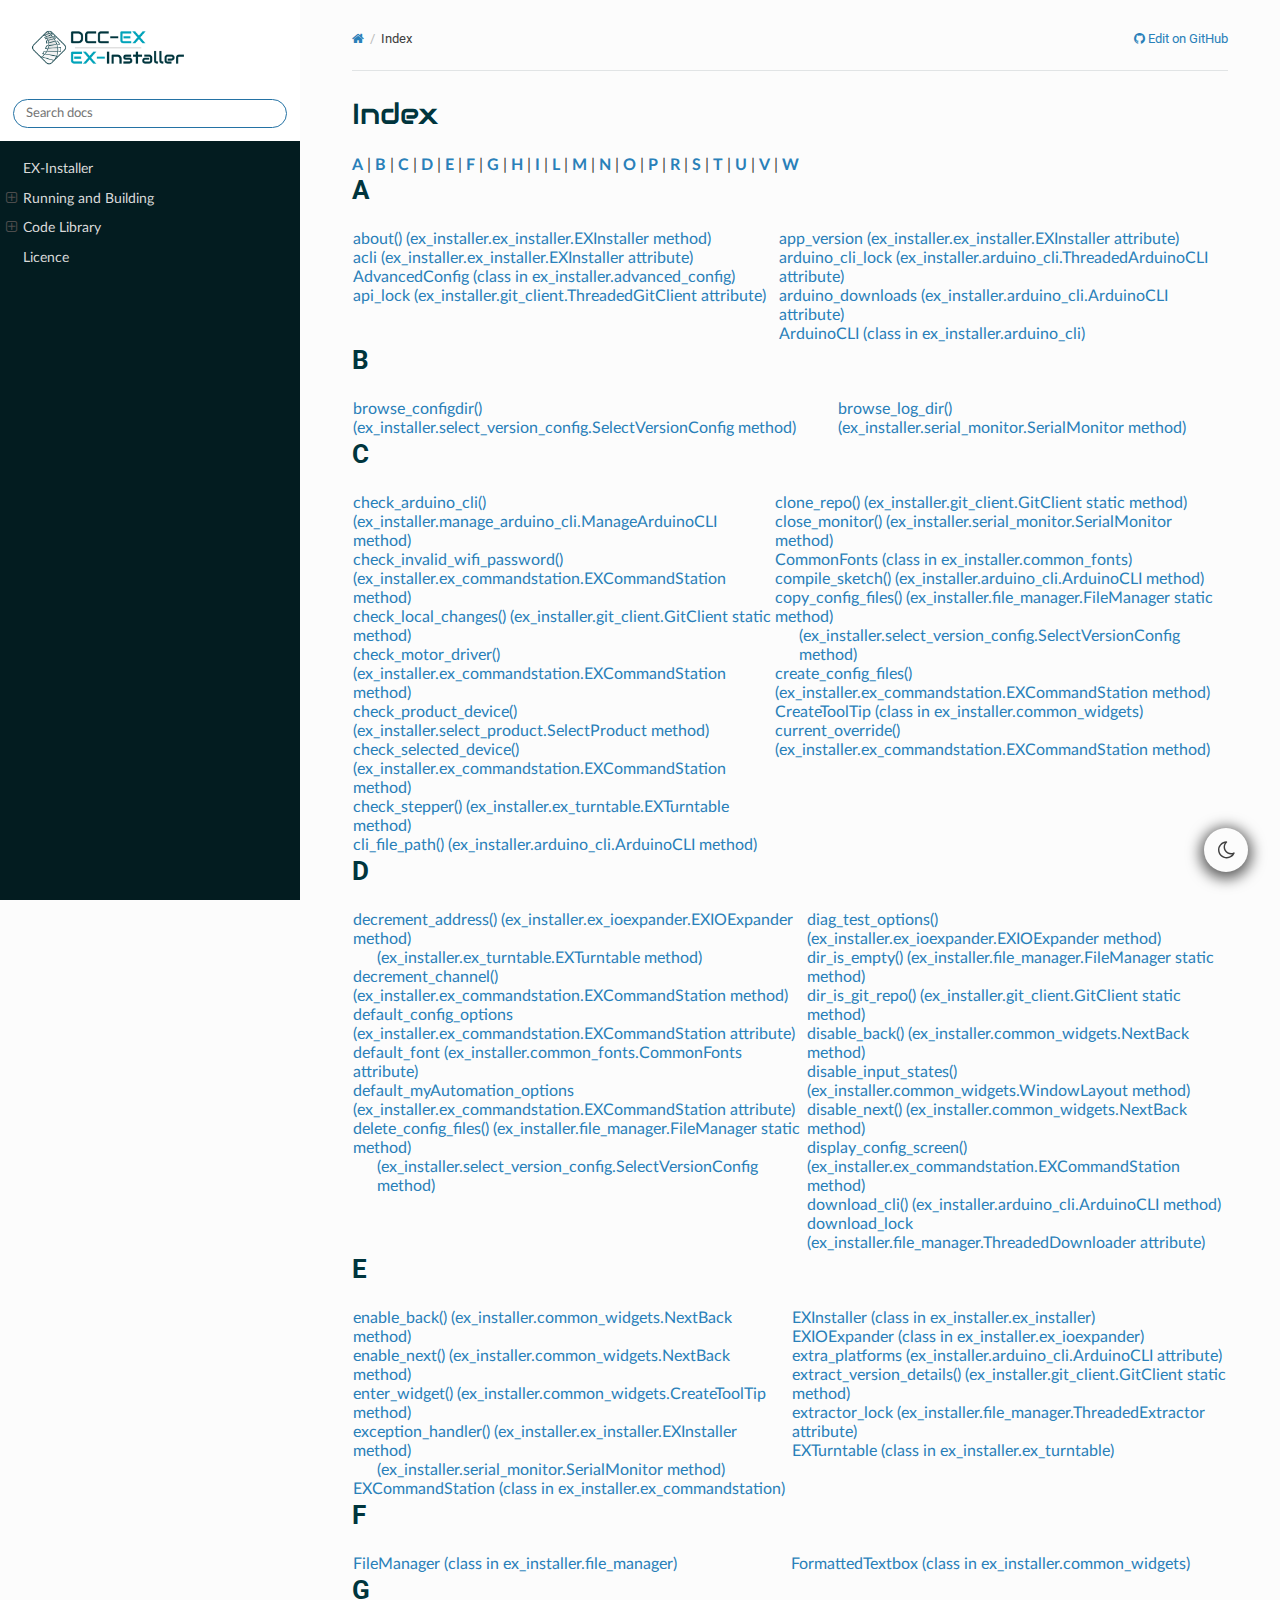
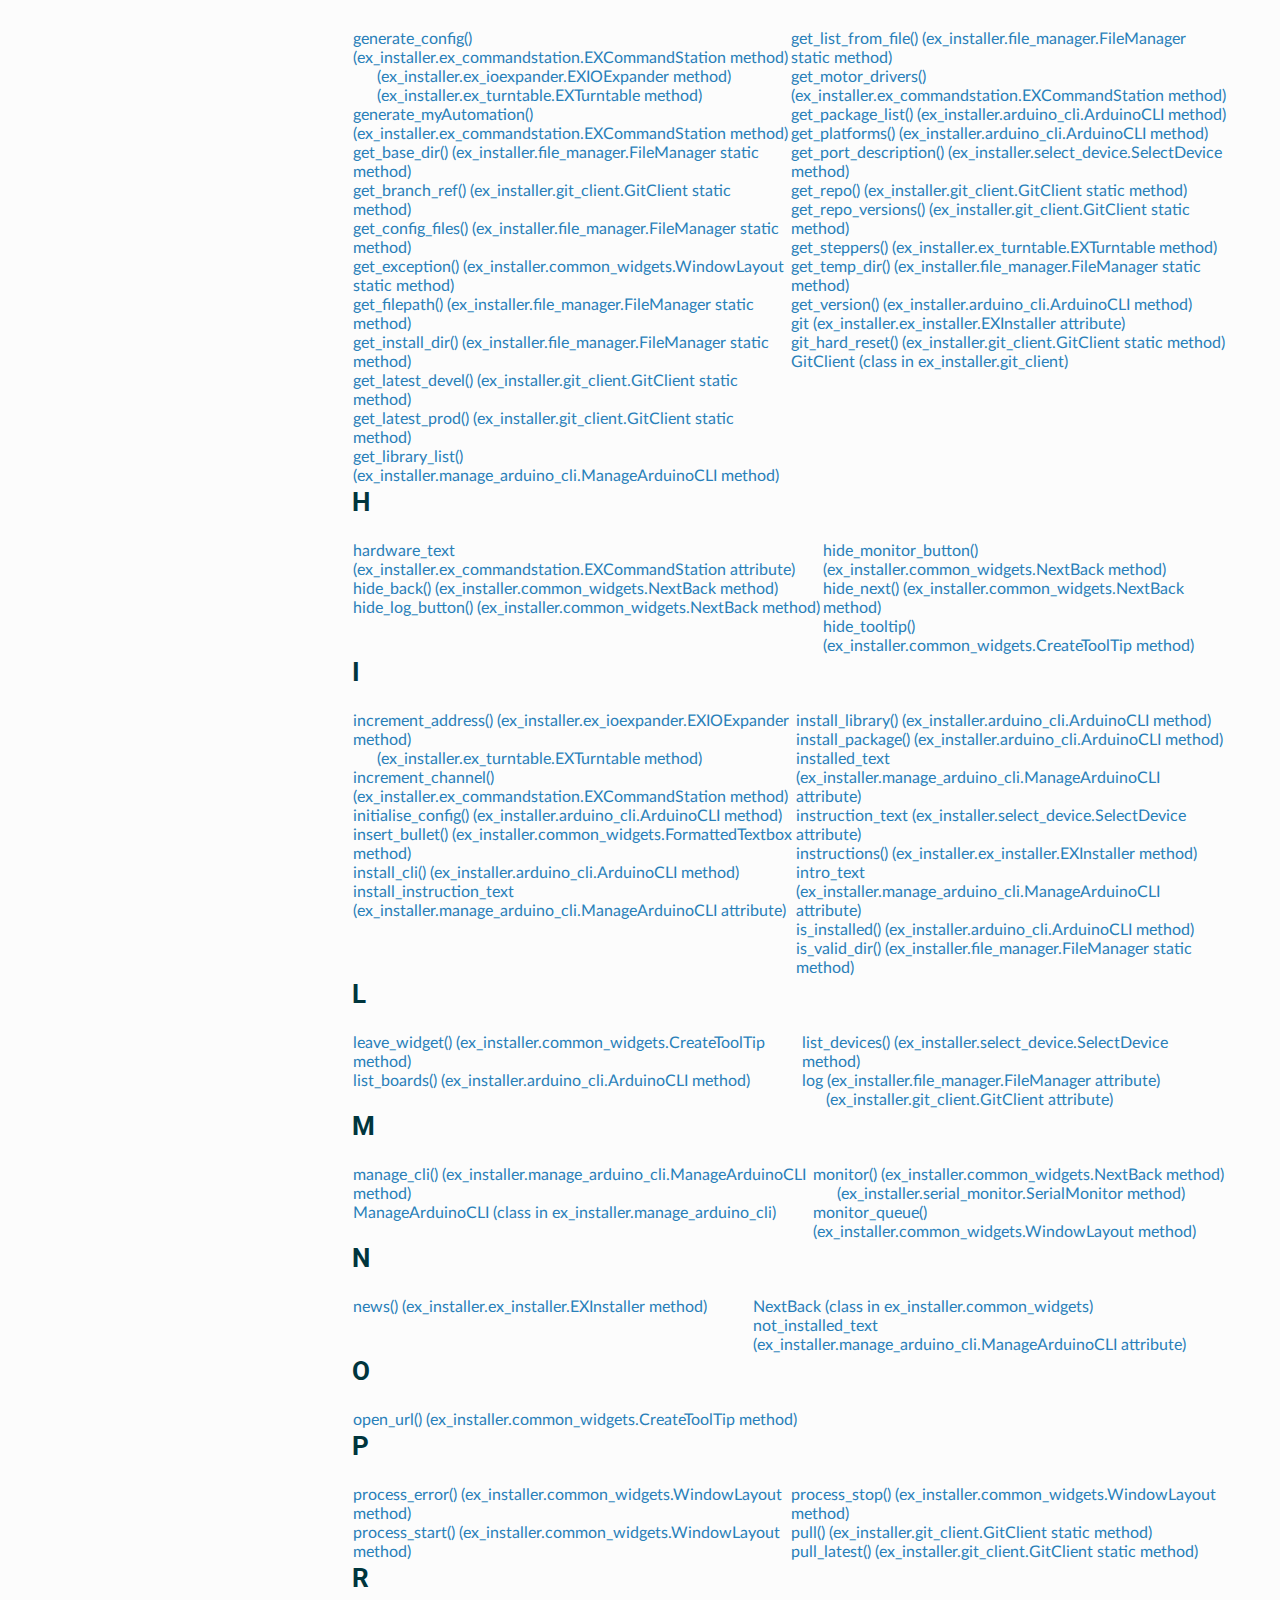
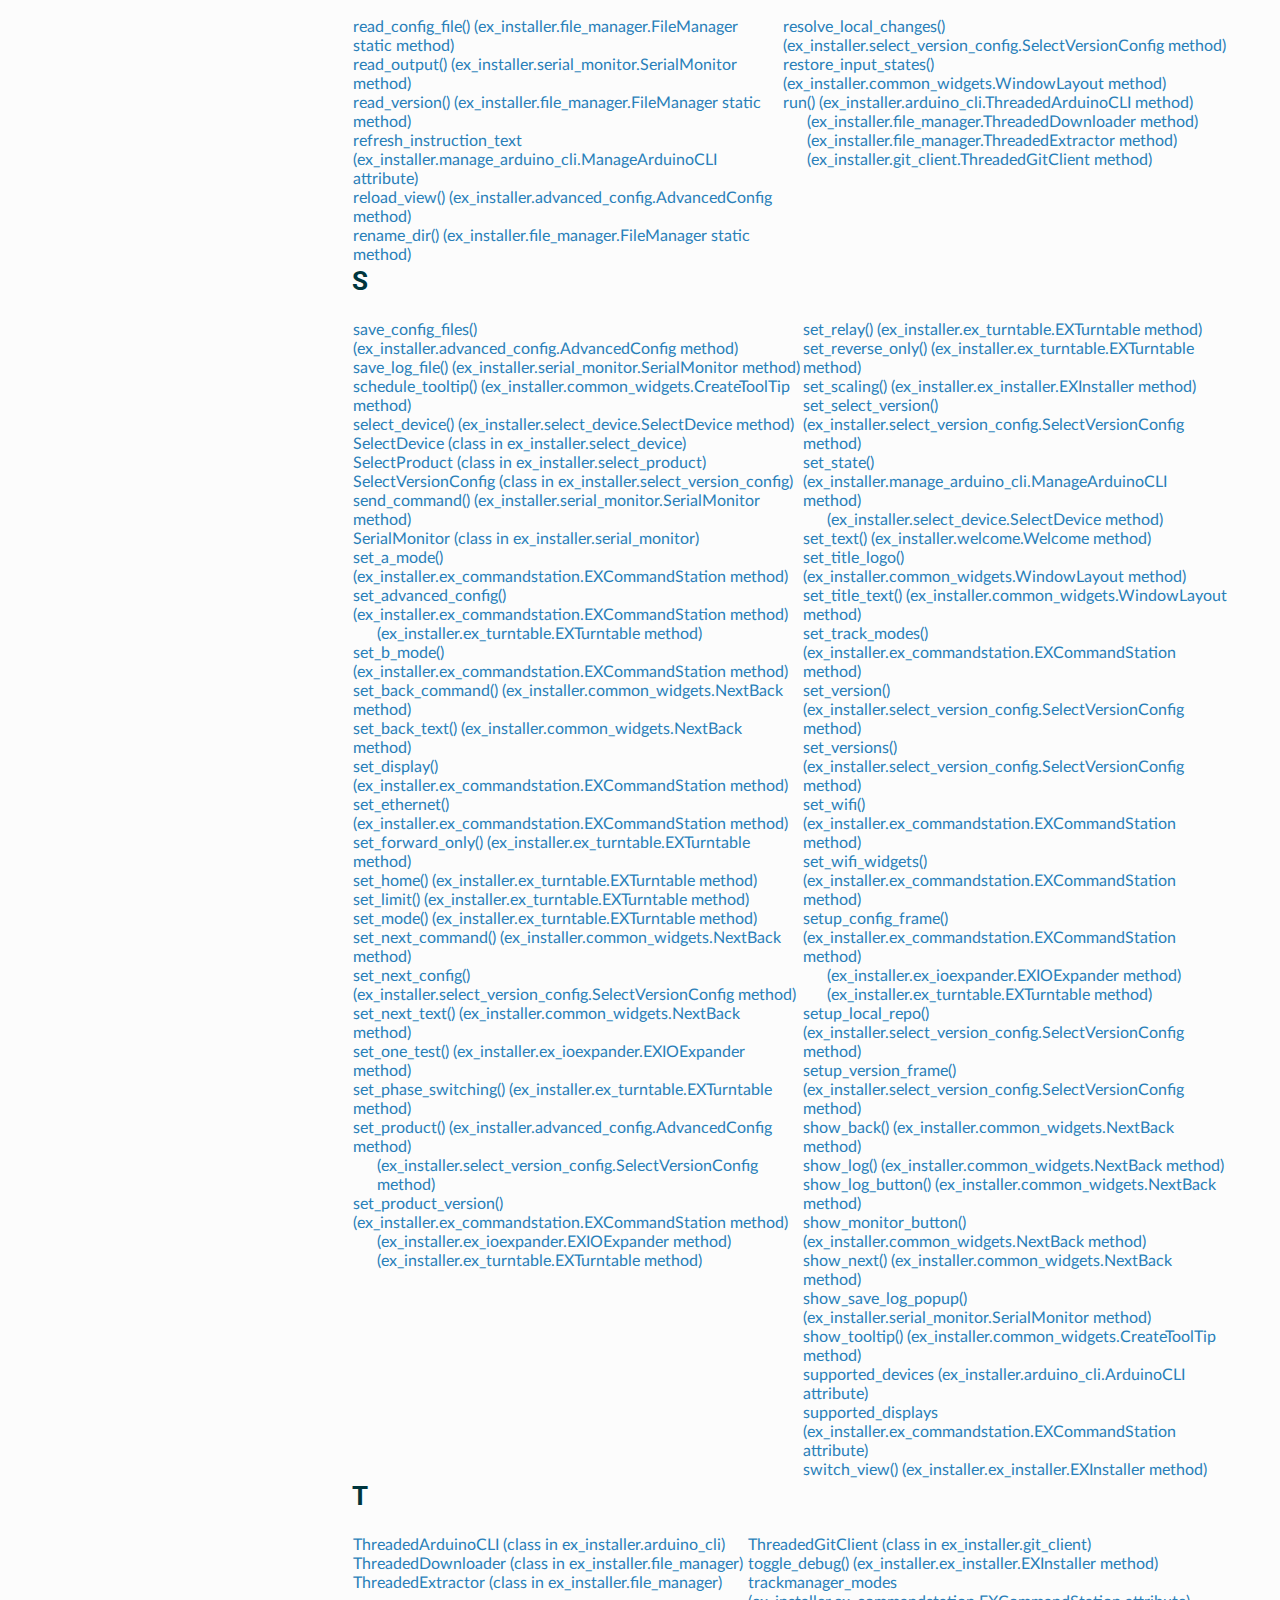
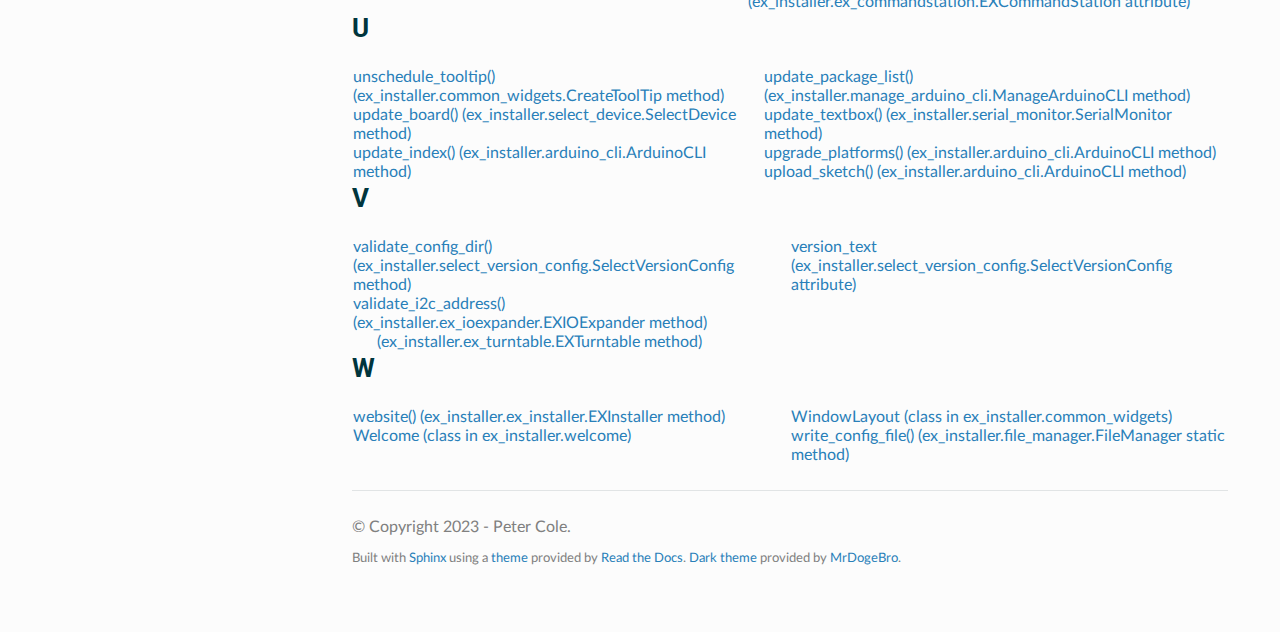
<file: genindex.html>
<!DOCTYPE html>
<html class="writer-html5" lang="en" data-content_root="./">
<head>
  <meta charset="utf-8" />
  <meta name="viewport" content="width=device-width, initial-scale=1.0" />
  <title>Index &mdash; EX-Installer  documentation</title>
      <link rel="stylesheet" type="text/css" href="_static/pygments.css?v=80d5e7a1" />
      <link rel="stylesheet" type="text/css" href="_static/css/theme.css?v=19f00094" />
      <link rel="stylesheet" type="text/css" href="_static/css/dccex_theme.css?v=fb6480e8" />
      <link rel="stylesheet" type="text/css" href="_static/css/sphinx_design_overrides.css?v=de8b2a37" />
      <link rel="stylesheet" type="text/css" href="_static/dark_mode_css/general.css?v=c0a7eb24" />
      <link rel="stylesheet" type="text/css" href="_static/dark_mode_css/dark.css?v=70edf1c7" />

  
    <link rel="shortcut icon" href="_static/favicon.ico"/>
    <link rel="canonical" href="https://dcc-ex.com/EX-Installer/genindex.html" />
  <!--[if lt IE 9]>
    <script src="_static/js/html5shiv.min.js"></script>
  <![endif]-->
  
        <script src="_static/jquery.js?v=5d32c60e"></script>
        <script src="_static/_sphinx_javascript_frameworks_compat.js?v=2cd50e6c"></script>
        <script src="_static/documentation_options.js?v=5929fcd5"></script>
        <script src="_static/doctools.js?v=888ff710"></script>
        <script src="_static/sphinx_highlight.js?v=dc90522c"></script>
        <script src="_static/dark_mode_js/default_light.js?v=c2e647ce"></script>
        <script src="_static/dark_mode_js/theme_switcher.js?v=358d3910"></script>
    <script src="_static/js/theme.js"></script>
    <link rel="index" title="Index" href="#" />
    <link rel="search" title="Search" href="search.html" /> 
</head>

<body class="wy-body-for-nav"> 
  <div class="wy-grid-for-nav">
    <nav data-toggle="wy-nav-shift" class="wy-nav-side">
      <div class="wy-side-scroll">
        <div class="wy-side-nav-search"  style="background: white" >

          
          
          <a href="index.html">
            
              <img src="_static/product-logo-ex-installer.png" class="logo" alt="Logo"/>
          </a>
<div role="search">
  <form id="rtd-search-form" class="wy-form" action="search.html" method="get">
    <input type="text" name="q" placeholder="Search docs" aria-label="Search docs" />
    <input type="hidden" name="check_keywords" value="yes" />
    <input type="hidden" name="area" value="default" />
  </form>
</div>
        </div><div class="wy-menu wy-menu-vertical" data-spy="affix" role="navigation" aria-label="Navigation menu">
              <ul>
<li class="toctree-l1"><a class="reference internal" href="index.html">EX-Installer</a></li>
<li class="toctree-l1"><a class="reference internal" href="running-and-building.html">Running and Building</a><ul>
<li class="toctree-l2"><a class="reference internal" href="running-and-building.html#running-ex-installer">Running EX-Installer</a></li>
<li class="toctree-l2"><a class="reference internal" href="running-and-building.html#versioning">Versioning</a></li>
<li class="toctree-l2"><a class="reference internal" href="running-and-building.html#how-to-build-binaries">How to build binaries</a><ul>
<li class="toctree-l3"><a class="reference internal" href="running-and-building.html#build-script">Build script</a></li>
<li class="toctree-l3"><a class="reference internal" href="running-and-building.html#building-manually">Building manually</a></li>
</ul>
</li>
</ul>
</li>
<li class="toctree-l1"><a class="reference internal" href="library.html">Code Library</a><ul>
<li class="toctree-l2"><a class="reference internal" href="library.html#welcome-welcome-py">Welcome (welcome.py)</a><ul>
<li class="toctree-l3"><a class="reference internal" href="library.html#ex_installer.welcome.Welcome"><code class="docutils literal notranslate"><span class="pre">Welcome</span></code></a><ul>
<li class="toctree-l4"><a class="reference internal" href="library.html#ex_installer.welcome.Welcome.set_text"><code class="docutils literal notranslate"><span class="pre">Welcome.set_text()</span></code></a></li>
</ul>
</li>
</ul>
</li>
<li class="toctree-l2"><a class="reference internal" href="library.html#ex-installer-ex-installer-py">EX-Installer (ex_installer.py)</a><ul>
<li class="toctree-l3"><a class="reference internal" href="library.html#ex_installer.ex_installer.EXInstaller"><code class="docutils literal notranslate"><span class="pre">EXInstaller</span></code></a><ul>
<li class="toctree-l4"><a class="reference internal" href="library.html#ex_installer.ex_installer.EXInstaller.about"><code class="docutils literal notranslate"><span class="pre">EXInstaller.about()</span></code></a></li>
<li class="toctree-l4"><a class="reference internal" href="library.html#ex_installer.ex_installer.EXInstaller.acli"><code class="docutils literal notranslate"><span class="pre">EXInstaller.acli</span></code></a></li>
<li class="toctree-l4"><a class="reference internal" href="library.html#ex_installer.ex_installer.EXInstaller.app_version"><code class="docutils literal notranslate"><span class="pre">EXInstaller.app_version</span></code></a></li>
<li class="toctree-l4"><a class="reference internal" href="library.html#ex_installer.ex_installer.EXInstaller.exception_handler"><code class="docutils literal notranslate"><span class="pre">EXInstaller.exception_handler()</span></code></a></li>
<li class="toctree-l4"><a class="reference internal" href="library.html#ex_installer.ex_installer.EXInstaller.git"><code class="docutils literal notranslate"><span class="pre">EXInstaller.git</span></code></a></li>
<li class="toctree-l4"><a class="reference internal" href="library.html#ex_installer.ex_installer.EXInstaller.instructions"><code class="docutils literal notranslate"><span class="pre">EXInstaller.instructions()</span></code></a></li>
<li class="toctree-l4"><a class="reference internal" href="library.html#ex_installer.ex_installer.EXInstaller.news"><code class="docutils literal notranslate"><span class="pre">EXInstaller.news()</span></code></a></li>
<li class="toctree-l4"><a class="reference internal" href="library.html#ex_installer.ex_installer.EXInstaller.set_scaling"><code class="docutils literal notranslate"><span class="pre">EXInstaller.set_scaling()</span></code></a></li>
<li class="toctree-l4"><a class="reference internal" href="library.html#ex_installer.ex_installer.EXInstaller.switch_view"><code class="docutils literal notranslate"><span class="pre">EXInstaller.switch_view()</span></code></a></li>
<li class="toctree-l4"><a class="reference internal" href="library.html#ex_installer.ex_installer.EXInstaller.toggle_debug"><code class="docutils literal notranslate"><span class="pre">EXInstaller.toggle_debug()</span></code></a></li>
<li class="toctree-l4"><a class="reference internal" href="library.html#ex_installer.ex_installer.EXInstaller.website"><code class="docutils literal notranslate"><span class="pre">EXInstaller.website()</span></code></a></li>
</ul>
</li>
</ul>
</li>
<li class="toctree-l2"><a class="reference internal" href="library.html#manage-arduino-cli-manage-arduino-cli-py">Manage Arduino CLI (manage_arduino_cli.py)</a><ul>
<li class="toctree-l3"><a class="reference internal" href="library.html#ex_installer.manage_arduino_cli.ManageArduinoCLI"><code class="docutils literal notranslate"><span class="pre">ManageArduinoCLI</span></code></a><ul>
<li class="toctree-l4"><a class="reference internal" href="library.html#ex_installer.manage_arduino_cli.ManageArduinoCLI.check_arduino_cli"><code class="docutils literal notranslate"><span class="pre">ManageArduinoCLI.check_arduino_cli()</span></code></a></li>
<li class="toctree-l4"><a class="reference internal" href="library.html#ex_installer.manage_arduino_cli.ManageArduinoCLI.get_library_list"><code class="docutils literal notranslate"><span class="pre">ManageArduinoCLI.get_library_list()</span></code></a></li>
<li class="toctree-l4"><a class="reference internal" href="library.html#ex_installer.manage_arduino_cli.ManageArduinoCLI.install_instruction_text"><code class="docutils literal notranslate"><span class="pre">ManageArduinoCLI.install_instruction_text</span></code></a></li>
<li class="toctree-l4"><a class="reference internal" href="library.html#ex_installer.manage_arduino_cli.ManageArduinoCLI.installed_text"><code class="docutils literal notranslate"><span class="pre">ManageArduinoCLI.installed_text</span></code></a></li>
<li class="toctree-l4"><a class="reference internal" href="library.html#ex_installer.manage_arduino_cli.ManageArduinoCLI.intro_text"><code class="docutils literal notranslate"><span class="pre">ManageArduinoCLI.intro_text</span></code></a></li>
<li class="toctree-l4"><a class="reference internal" href="library.html#ex_installer.manage_arduino_cli.ManageArduinoCLI.manage_cli"><code class="docutils literal notranslate"><span class="pre">ManageArduinoCLI.manage_cli()</span></code></a></li>
<li class="toctree-l4"><a class="reference internal" href="library.html#ex_installer.manage_arduino_cli.ManageArduinoCLI.not_installed_text"><code class="docutils literal notranslate"><span class="pre">ManageArduinoCLI.not_installed_text</span></code></a></li>
<li class="toctree-l4"><a class="reference internal" href="library.html#ex_installer.manage_arduino_cli.ManageArduinoCLI.refresh_instruction_text"><code class="docutils literal notranslate"><span class="pre">ManageArduinoCLI.refresh_instruction_text</span></code></a></li>
<li class="toctree-l4"><a class="reference internal" href="library.html#ex_installer.manage_arduino_cli.ManageArduinoCLI.set_state"><code class="docutils literal notranslate"><span class="pre">ManageArduinoCLI.set_state()</span></code></a></li>
<li class="toctree-l4"><a class="reference internal" href="library.html#ex_installer.manage_arduino_cli.ManageArduinoCLI.update_package_list"><code class="docutils literal notranslate"><span class="pre">ManageArduinoCLI.update_package_list()</span></code></a></li>
</ul>
</li>
</ul>
</li>
<li class="toctree-l2"><a class="reference internal" href="library.html#select-device-select-device-py">Select Device (select_device.py)</a><ul>
<li class="toctree-l3"><a class="reference internal" href="library.html#ex_installer.select_device.SelectDevice"><code class="docutils literal notranslate"><span class="pre">SelectDevice</span></code></a><ul>
<li class="toctree-l4"><a class="reference internal" href="library.html#ex_installer.select_device.SelectDevice.get_port_description"><code class="docutils literal notranslate"><span class="pre">SelectDevice.get_port_description()</span></code></a></li>
<li class="toctree-l4"><a class="reference internal" href="library.html#ex_installer.select_device.SelectDevice.instruction_text"><code class="docutils literal notranslate"><span class="pre">SelectDevice.instruction_text</span></code></a></li>
<li class="toctree-l4"><a class="reference internal" href="library.html#ex_installer.select_device.SelectDevice.list_devices"><code class="docutils literal notranslate"><span class="pre">SelectDevice.list_devices()</span></code></a></li>
<li class="toctree-l4"><a class="reference internal" href="library.html#ex_installer.select_device.SelectDevice.select_device"><code class="docutils literal notranslate"><span class="pre">SelectDevice.select_device()</span></code></a></li>
<li class="toctree-l4"><a class="reference internal" href="library.html#ex_installer.select_device.SelectDevice.set_state"><code class="docutils literal notranslate"><span class="pre">SelectDevice.set_state()</span></code></a></li>
<li class="toctree-l4"><a class="reference internal" href="library.html#ex_installer.select_device.SelectDevice.update_board"><code class="docutils literal notranslate"><span class="pre">SelectDevice.update_board()</span></code></a></li>
</ul>
</li>
</ul>
</li>
<li class="toctree-l2"><a class="reference internal" href="library.html#select-product-select-product-py">Select Product (select_product.py)</a><ul>
<li class="toctree-l3"><a class="reference internal" href="library.html#ex_installer.select_product.SelectProduct"><code class="docutils literal notranslate"><span class="pre">SelectProduct</span></code></a><ul>
<li class="toctree-l4"><a class="reference internal" href="library.html#ex_installer.select_product.SelectProduct.check_product_device"><code class="docutils literal notranslate"><span class="pre">SelectProduct.check_product_device()</span></code></a></li>
</ul>
</li>
</ul>
</li>
<li class="toctree-l2"><a class="reference internal" href="library.html#serial-monitor-serial-monitor-py">Serial Monitor (serial_monitor.py)</a><ul>
<li class="toctree-l3"><a class="reference internal" href="library.html#ex_installer.serial_monitor.SerialMonitor"><code class="docutils literal notranslate"><span class="pre">SerialMonitor</span></code></a><ul>
<li class="toctree-l4"><a class="reference internal" href="library.html#ex_installer.serial_monitor.SerialMonitor.browse_log_dir"><code class="docutils literal notranslate"><span class="pre">SerialMonitor.browse_log_dir()</span></code></a></li>
<li class="toctree-l4"><a class="reference internal" href="library.html#ex_installer.serial_monitor.SerialMonitor.close_monitor"><code class="docutils literal notranslate"><span class="pre">SerialMonitor.close_monitor()</span></code></a></li>
<li class="toctree-l4"><a class="reference internal" href="library.html#ex_installer.serial_monitor.SerialMonitor.exception_handler"><code class="docutils literal notranslate"><span class="pre">SerialMonitor.exception_handler()</span></code></a></li>
<li class="toctree-l4"><a class="reference internal" href="library.html#ex_installer.serial_monitor.SerialMonitor.monitor"><code class="docutils literal notranslate"><span class="pre">SerialMonitor.monitor()</span></code></a></li>
<li class="toctree-l4"><a class="reference internal" href="library.html#ex_installer.serial_monitor.SerialMonitor.read_output"><code class="docutils literal notranslate"><span class="pre">SerialMonitor.read_output()</span></code></a></li>
<li class="toctree-l4"><a class="reference internal" href="library.html#ex_installer.serial_monitor.SerialMonitor.save_log_file"><code class="docutils literal notranslate"><span class="pre">SerialMonitor.save_log_file()</span></code></a></li>
<li class="toctree-l4"><a class="reference internal" href="library.html#ex_installer.serial_monitor.SerialMonitor.send_command"><code class="docutils literal notranslate"><span class="pre">SerialMonitor.send_command()</span></code></a></li>
<li class="toctree-l4"><a class="reference internal" href="library.html#ex_installer.serial_monitor.SerialMonitor.show_save_log_popup"><code class="docutils literal notranslate"><span class="pre">SerialMonitor.show_save_log_popup()</span></code></a></li>
<li class="toctree-l4"><a class="reference internal" href="library.html#ex_installer.serial_monitor.SerialMonitor.update_textbox"><code class="docutils literal notranslate"><span class="pre">SerialMonitor.update_textbox()</span></code></a></li>
</ul>
</li>
</ul>
</li>
<li class="toctree-l2"><a class="reference internal" href="library.html#ex-commandstation">EX-CommandStation</a><ul>
<li class="toctree-l3"><a class="reference internal" href="library.html#ex-commandstation-py">ex_commandstation.py</a><ul>
<li class="toctree-l4"><a class="reference internal" href="library.html#ex_installer.ex_commandstation.EXCommandStation"><code class="docutils literal notranslate"><span class="pre">EXCommandStation</span></code></a><ul>
<li class="toctree-l5"><a class="reference internal" href="library.html#ex_installer.ex_commandstation.EXCommandStation.check_invalid_wifi_password"><code class="docutils literal notranslate"><span class="pre">EXCommandStation.check_invalid_wifi_password()</span></code></a></li>
<li class="toctree-l5"><a class="reference internal" href="library.html#ex_installer.ex_commandstation.EXCommandStation.check_motor_driver"><code class="docutils literal notranslate"><span class="pre">EXCommandStation.check_motor_driver()</span></code></a></li>
<li class="toctree-l5"><a class="reference internal" href="library.html#ex_installer.ex_commandstation.EXCommandStation.check_selected_device"><code class="docutils literal notranslate"><span class="pre">EXCommandStation.check_selected_device()</span></code></a></li>
<li class="toctree-l5"><a class="reference internal" href="library.html#ex_installer.ex_commandstation.EXCommandStation.create_config_files"><code class="docutils literal notranslate"><span class="pre">EXCommandStation.create_config_files()</span></code></a></li>
<li class="toctree-l5"><a class="reference internal" href="library.html#ex_installer.ex_commandstation.EXCommandStation.current_override"><code class="docutils literal notranslate"><span class="pre">EXCommandStation.current_override()</span></code></a></li>
<li class="toctree-l5"><a class="reference internal" href="library.html#ex_installer.ex_commandstation.EXCommandStation.decrement_channel"><code class="docutils literal notranslate"><span class="pre">EXCommandStation.decrement_channel()</span></code></a></li>
<li class="toctree-l5"><a class="reference internal" href="library.html#ex_installer.ex_commandstation.EXCommandStation.default_config_options"><code class="docutils literal notranslate"><span class="pre">EXCommandStation.default_config_options</span></code></a></li>
<li class="toctree-l5"><a class="reference internal" href="library.html#ex_installer.ex_commandstation.EXCommandStation.default_myAutomation_options"><code class="docutils literal notranslate"><span class="pre">EXCommandStation.default_myAutomation_options</span></code></a></li>
<li class="toctree-l5"><a class="reference internal" href="library.html#ex_installer.ex_commandstation.EXCommandStation.display_config_screen"><code class="docutils literal notranslate"><span class="pre">EXCommandStation.display_config_screen()</span></code></a></li>
<li class="toctree-l5"><a class="reference internal" href="library.html#ex_installer.ex_commandstation.EXCommandStation.generate_config"><code class="docutils literal notranslate"><span class="pre">EXCommandStation.generate_config()</span></code></a></li>
<li class="toctree-l5"><a class="reference internal" href="library.html#ex_installer.ex_commandstation.EXCommandStation.generate_myAutomation"><code class="docutils literal notranslate"><span class="pre">EXCommandStation.generate_myAutomation()</span></code></a></li>
<li class="toctree-l5"><a class="reference internal" href="library.html#ex_installer.ex_commandstation.EXCommandStation.get_motor_drivers"><code class="docutils literal notranslate"><span class="pre">EXCommandStation.get_motor_drivers()</span></code></a></li>
<li class="toctree-l5"><a class="reference internal" href="library.html#ex_installer.ex_commandstation.EXCommandStation.hardware_text"><code class="docutils literal notranslate"><span class="pre">EXCommandStation.hardware_text</span></code></a></li>
<li class="toctree-l5"><a class="reference internal" href="library.html#ex_installer.ex_commandstation.EXCommandStation.increment_channel"><code class="docutils literal notranslate"><span class="pre">EXCommandStation.increment_channel()</span></code></a></li>
<li class="toctree-l5"><a class="reference internal" href="library.html#ex_installer.ex_commandstation.EXCommandStation.set_a_mode"><code class="docutils literal notranslate"><span class="pre">EXCommandStation.set_a_mode()</span></code></a></li>
<li class="toctree-l5"><a class="reference internal" href="library.html#ex_installer.ex_commandstation.EXCommandStation.set_advanced_config"><code class="docutils literal notranslate"><span class="pre">EXCommandStation.set_advanced_config()</span></code></a></li>
<li class="toctree-l5"><a class="reference internal" href="library.html#ex_installer.ex_commandstation.EXCommandStation.set_b_mode"><code class="docutils literal notranslate"><span class="pre">EXCommandStation.set_b_mode()</span></code></a></li>
<li class="toctree-l5"><a class="reference internal" href="library.html#ex_installer.ex_commandstation.EXCommandStation.set_display"><code class="docutils literal notranslate"><span class="pre">EXCommandStation.set_display()</span></code></a></li>
<li class="toctree-l5"><a class="reference internal" href="library.html#ex_installer.ex_commandstation.EXCommandStation.set_ethernet"><code class="docutils literal notranslate"><span class="pre">EXCommandStation.set_ethernet()</span></code></a></li>
<li class="toctree-l5"><a class="reference internal" href="library.html#ex_installer.ex_commandstation.EXCommandStation.set_product_version"><code class="docutils literal notranslate"><span class="pre">EXCommandStation.set_product_version()</span></code></a></li>
<li class="toctree-l5"><a class="reference internal" href="library.html#ex_installer.ex_commandstation.EXCommandStation.set_track_modes"><code class="docutils literal notranslate"><span class="pre">EXCommandStation.set_track_modes()</span></code></a></li>
<li class="toctree-l5"><a class="reference internal" href="library.html#ex_installer.ex_commandstation.EXCommandStation.set_wifi"><code class="docutils literal notranslate"><span class="pre">EXCommandStation.set_wifi()</span></code></a></li>
<li class="toctree-l5"><a class="reference internal" href="library.html#ex_installer.ex_commandstation.EXCommandStation.set_wifi_widgets"><code class="docutils literal notranslate"><span class="pre">EXCommandStation.set_wifi_widgets()</span></code></a></li>
<li class="toctree-l5"><a class="reference internal" href="library.html#ex_installer.ex_commandstation.EXCommandStation.setup_config_frame"><code class="docutils literal notranslate"><span class="pre">EXCommandStation.setup_config_frame()</span></code></a></li>
<li class="toctree-l5"><a class="reference internal" href="library.html#ex_installer.ex_commandstation.EXCommandStation.supported_displays"><code class="docutils literal notranslate"><span class="pre">EXCommandStation.supported_displays</span></code></a></li>
<li class="toctree-l5"><a class="reference internal" href="library.html#ex_installer.ex_commandstation.EXCommandStation.trackmanager_modes"><code class="docutils literal notranslate"><span class="pre">EXCommandStation.trackmanager_modes</span></code></a></li>
</ul>
</li>
</ul>
</li>
<li class="toctree-l3"><a class="reference internal" href="library.html#select-version-select-version-config-py">Select Version (select_version_config.py)</a><ul>
<li class="toctree-l4"><a class="reference internal" href="library.html#ex_installer.select_version_config.SelectVersionConfig"><code class="docutils literal notranslate"><span class="pre">SelectVersionConfig</span></code></a><ul>
<li class="toctree-l5"><a class="reference internal" href="library.html#ex_installer.select_version_config.SelectVersionConfig.browse_configdir"><code class="docutils literal notranslate"><span class="pre">SelectVersionConfig.browse_configdir()</span></code></a></li>
<li class="toctree-l5"><a class="reference internal" href="library.html#ex_installer.select_version_config.SelectVersionConfig.copy_config_files"><code class="docutils literal notranslate"><span class="pre">SelectVersionConfig.copy_config_files()</span></code></a></li>
<li class="toctree-l5"><a class="reference internal" href="library.html#ex_installer.select_version_config.SelectVersionConfig.delete_config_files"><code class="docutils literal notranslate"><span class="pre">SelectVersionConfig.delete_config_files()</span></code></a></li>
<li class="toctree-l5"><a class="reference internal" href="library.html#ex_installer.select_version_config.SelectVersionConfig.resolve_local_changes"><code class="docutils literal notranslate"><span class="pre">SelectVersionConfig.resolve_local_changes()</span></code></a></li>
<li class="toctree-l5"><a class="reference internal" href="library.html#ex_installer.select_version_config.SelectVersionConfig.set_next_config"><code class="docutils literal notranslate"><span class="pre">SelectVersionConfig.set_next_config()</span></code></a></li>
<li class="toctree-l5"><a class="reference internal" href="library.html#ex_installer.select_version_config.SelectVersionConfig.set_product"><code class="docutils literal notranslate"><span class="pre">SelectVersionConfig.set_product()</span></code></a></li>
<li class="toctree-l5"><a class="reference internal" href="library.html#ex_installer.select_version_config.SelectVersionConfig.set_select_version"><code class="docutils literal notranslate"><span class="pre">SelectVersionConfig.set_select_version()</span></code></a></li>
<li class="toctree-l5"><a class="reference internal" href="library.html#ex_installer.select_version_config.SelectVersionConfig.set_version"><code class="docutils literal notranslate"><span class="pre">SelectVersionConfig.set_version()</span></code></a></li>
<li class="toctree-l5"><a class="reference internal" href="library.html#ex_installer.select_version_config.SelectVersionConfig.set_versions"><code class="docutils literal notranslate"><span class="pre">SelectVersionConfig.set_versions()</span></code></a></li>
<li class="toctree-l5"><a class="reference internal" href="library.html#ex_installer.select_version_config.SelectVersionConfig.setup_local_repo"><code class="docutils literal notranslate"><span class="pre">SelectVersionConfig.setup_local_repo()</span></code></a></li>
<li class="toctree-l5"><a class="reference internal" href="library.html#ex_installer.select_version_config.SelectVersionConfig.setup_version_frame"><code class="docutils literal notranslate"><span class="pre">SelectVersionConfig.setup_version_frame()</span></code></a></li>
<li class="toctree-l5"><a class="reference internal" href="library.html#ex_installer.select_version_config.SelectVersionConfig.validate_config_dir"><code class="docutils literal notranslate"><span class="pre">SelectVersionConfig.validate_config_dir()</span></code></a></li>
<li class="toctree-l5"><a class="reference internal" href="library.html#ex_installer.select_version_config.SelectVersionConfig.version_text"><code class="docutils literal notranslate"><span class="pre">SelectVersionConfig.version_text</span></code></a></li>
</ul>
</li>
</ul>
</li>
<li class="toctree-l3"><a class="reference internal" href="library.html#advanced-config-advanced-config-py">Advanced Config (advanced_config.py)</a><ul>
<li class="toctree-l4"><a class="reference internal" href="library.html#ex_installer.advanced_config.AdvancedConfig"><code class="docutils literal notranslate"><span class="pre">AdvancedConfig</span></code></a><ul>
<li class="toctree-l5"><a class="reference internal" href="library.html#ex_installer.advanced_config.AdvancedConfig.reload_view"><code class="docutils literal notranslate"><span class="pre">AdvancedConfig.reload_view()</span></code></a></li>
<li class="toctree-l5"><a class="reference internal" href="library.html#ex_installer.advanced_config.AdvancedConfig.save_config_files"><code class="docutils literal notranslate"><span class="pre">AdvancedConfig.save_config_files()</span></code></a></li>
<li class="toctree-l5"><a class="reference internal" href="library.html#ex_installer.advanced_config.AdvancedConfig.set_product"><code class="docutils literal notranslate"><span class="pre">AdvancedConfig.set_product()</span></code></a></li>
</ul>
</li>
</ul>
</li>
</ul>
</li>
<li class="toctree-l2"><a class="reference internal" href="library.html#ex-ioexpander-ex-ioexpander-py">EX-IOExpander (ex_ioexpander.py)</a><ul>
<li class="toctree-l3"><a class="reference internal" href="library.html#ex_installer.ex_ioexpander.EXIOExpander"><code class="docutils literal notranslate"><span class="pre">EXIOExpander</span></code></a><ul>
<li class="toctree-l4"><a class="reference internal" href="library.html#ex_installer.ex_ioexpander.EXIOExpander.decrement_address"><code class="docutils literal notranslate"><span class="pre">EXIOExpander.decrement_address()</span></code></a></li>
<li class="toctree-l4"><a class="reference internal" href="library.html#ex_installer.ex_ioexpander.EXIOExpander.diag_test_options"><code class="docutils literal notranslate"><span class="pre">EXIOExpander.diag_test_options()</span></code></a></li>
<li class="toctree-l4"><a class="reference internal" href="library.html#ex_installer.ex_ioexpander.EXIOExpander.generate_config"><code class="docutils literal notranslate"><span class="pre">EXIOExpander.generate_config()</span></code></a></li>
<li class="toctree-l4"><a class="reference internal" href="library.html#ex_installer.ex_ioexpander.EXIOExpander.increment_address"><code class="docutils literal notranslate"><span class="pre">EXIOExpander.increment_address()</span></code></a></li>
<li class="toctree-l4"><a class="reference internal" href="library.html#ex_installer.ex_ioexpander.EXIOExpander.set_one_test"><code class="docutils literal notranslate"><span class="pre">EXIOExpander.set_one_test()</span></code></a></li>
<li class="toctree-l4"><a class="reference internal" href="library.html#ex_installer.ex_ioexpander.EXIOExpander.set_product_version"><code class="docutils literal notranslate"><span class="pre">EXIOExpander.set_product_version()</span></code></a></li>
<li class="toctree-l4"><a class="reference internal" href="library.html#ex_installer.ex_ioexpander.EXIOExpander.setup_config_frame"><code class="docutils literal notranslate"><span class="pre">EXIOExpander.setup_config_frame()</span></code></a></li>
<li class="toctree-l4"><a class="reference internal" href="library.html#ex_installer.ex_ioexpander.EXIOExpander.validate_i2c_address"><code class="docutils literal notranslate"><span class="pre">EXIOExpander.validate_i2c_address()</span></code></a></li>
</ul>
</li>
</ul>
</li>
<li class="toctree-l2"><a class="reference internal" href="library.html#ex-turntable-ex-turntable-py">EX-Turntable (ex_turntable.py)</a><ul>
<li class="toctree-l3"><a class="reference internal" href="library.html#ex_installer.ex_turntable.EXTurntable"><code class="docutils literal notranslate"><span class="pre">EXTurntable</span></code></a><ul>
<li class="toctree-l4"><a class="reference internal" href="library.html#ex_installer.ex_turntable.EXTurntable.check_stepper"><code class="docutils literal notranslate"><span class="pre">EXTurntable.check_stepper()</span></code></a></li>
<li class="toctree-l4"><a class="reference internal" href="library.html#ex_installer.ex_turntable.EXTurntable.decrement_address"><code class="docutils literal notranslate"><span class="pre">EXTurntable.decrement_address()</span></code></a></li>
<li class="toctree-l4"><a class="reference internal" href="library.html#ex_installer.ex_turntable.EXTurntable.generate_config"><code class="docutils literal notranslate"><span class="pre">EXTurntable.generate_config()</span></code></a></li>
<li class="toctree-l4"><a class="reference internal" href="library.html#ex_installer.ex_turntable.EXTurntable.get_steppers"><code class="docutils literal notranslate"><span class="pre">EXTurntable.get_steppers()</span></code></a></li>
<li class="toctree-l4"><a class="reference internal" href="library.html#ex_installer.ex_turntable.EXTurntable.increment_address"><code class="docutils literal notranslate"><span class="pre">EXTurntable.increment_address()</span></code></a></li>
<li class="toctree-l4"><a class="reference internal" href="library.html#ex_installer.ex_turntable.EXTurntable.set_advanced_config"><code class="docutils literal notranslate"><span class="pre">EXTurntable.set_advanced_config()</span></code></a></li>
<li class="toctree-l4"><a class="reference internal" href="library.html#ex_installer.ex_turntable.EXTurntable.set_forward_only"><code class="docutils literal notranslate"><span class="pre">EXTurntable.set_forward_only()</span></code></a></li>
<li class="toctree-l4"><a class="reference internal" href="library.html#ex_installer.ex_turntable.EXTurntable.set_home"><code class="docutils literal notranslate"><span class="pre">EXTurntable.set_home()</span></code></a></li>
<li class="toctree-l4"><a class="reference internal" href="library.html#ex_installer.ex_turntable.EXTurntable.set_limit"><code class="docutils literal notranslate"><span class="pre">EXTurntable.set_limit()</span></code></a></li>
<li class="toctree-l4"><a class="reference internal" href="library.html#ex_installer.ex_turntable.EXTurntable.set_mode"><code class="docutils literal notranslate"><span class="pre">EXTurntable.set_mode()</span></code></a></li>
<li class="toctree-l4"><a class="reference internal" href="library.html#ex_installer.ex_turntable.EXTurntable.set_phase_switching"><code class="docutils literal notranslate"><span class="pre">EXTurntable.set_phase_switching()</span></code></a></li>
<li class="toctree-l4"><a class="reference internal" href="library.html#ex_installer.ex_turntable.EXTurntable.set_product_version"><code class="docutils literal notranslate"><span class="pre">EXTurntable.set_product_version()</span></code></a></li>
<li class="toctree-l4"><a class="reference internal" href="library.html#ex_installer.ex_turntable.EXTurntable.set_relay"><code class="docutils literal notranslate"><span class="pre">EXTurntable.set_relay()</span></code></a></li>
<li class="toctree-l4"><a class="reference internal" href="library.html#ex_installer.ex_turntable.EXTurntable.set_reverse_only"><code class="docutils literal notranslate"><span class="pre">EXTurntable.set_reverse_only()</span></code></a></li>
<li class="toctree-l4"><a class="reference internal" href="library.html#ex_installer.ex_turntable.EXTurntable.setup_config_frame"><code class="docutils literal notranslate"><span class="pre">EXTurntable.setup_config_frame()</span></code></a></li>
<li class="toctree-l4"><a class="reference internal" href="library.html#ex_installer.ex_turntable.EXTurntable.validate_i2c_address"><code class="docutils literal notranslate"><span class="pre">EXTurntable.validate_i2c_address()</span></code></a></li>
</ul>
</li>
</ul>
</li>
<li class="toctree-l2"><a class="reference internal" href="library.html#arduino-cli-arduino-cli-py">Arduino CLI (arduino_cli.py)</a><ul>
<li class="toctree-l3"><a class="reference internal" href="library.html#ex_installer.arduino_cli.ThreadedArduinoCLI"><code class="docutils literal notranslate"><span class="pre">ThreadedArduinoCLI</span></code></a><ul>
<li class="toctree-l4"><a class="reference internal" href="library.html#ex_installer.arduino_cli.ThreadedArduinoCLI.arduino_cli_lock"><code class="docutils literal notranslate"><span class="pre">ThreadedArduinoCLI.arduino_cli_lock</span></code></a></li>
<li class="toctree-l4"><a class="reference internal" href="library.html#ex_installer.arduino_cli.ThreadedArduinoCLI.run"><code class="docutils literal notranslate"><span class="pre">ThreadedArduinoCLI.run()</span></code></a></li>
</ul>
</li>
<li class="toctree-l3"><a class="reference internal" href="library.html#ex_installer.arduino_cli.ArduinoCLI"><code class="docutils literal notranslate"><span class="pre">ArduinoCLI</span></code></a><ul>
<li class="toctree-l4"><a class="reference internal" href="library.html#ex_installer.arduino_cli.ArduinoCLI.arduino_downloads"><code class="docutils literal notranslate"><span class="pre">ArduinoCLI.arduino_downloads</span></code></a></li>
<li class="toctree-l4"><a class="reference internal" href="library.html#ex_installer.arduino_cli.ArduinoCLI.cli_file_path"><code class="docutils literal notranslate"><span class="pre">ArduinoCLI.cli_file_path()</span></code></a></li>
<li class="toctree-l4"><a class="reference internal" href="library.html#ex_installer.arduino_cli.ArduinoCLI.compile_sketch"><code class="docutils literal notranslate"><span class="pre">ArduinoCLI.compile_sketch()</span></code></a></li>
<li class="toctree-l4"><a class="reference internal" href="library.html#ex_installer.arduino_cli.ArduinoCLI.download_cli"><code class="docutils literal notranslate"><span class="pre">ArduinoCLI.download_cli()</span></code></a></li>
<li class="toctree-l4"><a class="reference internal" href="library.html#ex_installer.arduino_cli.ArduinoCLI.extra_platforms"><code class="docutils literal notranslate"><span class="pre">ArduinoCLI.extra_platforms</span></code></a></li>
<li class="toctree-l4"><a class="reference internal" href="library.html#ex_installer.arduino_cli.ArduinoCLI.get_package_list"><code class="docutils literal notranslate"><span class="pre">ArduinoCLI.get_package_list()</span></code></a></li>
<li class="toctree-l4"><a class="reference internal" href="library.html#ex_installer.arduino_cli.ArduinoCLI.get_platforms"><code class="docutils literal notranslate"><span class="pre">ArduinoCLI.get_platforms()</span></code></a></li>
<li class="toctree-l4"><a class="reference internal" href="library.html#ex_installer.arduino_cli.ArduinoCLI.get_version"><code class="docutils literal notranslate"><span class="pre">ArduinoCLI.get_version()</span></code></a></li>
<li class="toctree-l4"><a class="reference internal" href="library.html#ex_installer.arduino_cli.ArduinoCLI.initialise_config"><code class="docutils literal notranslate"><span class="pre">ArduinoCLI.initialise_config()</span></code></a></li>
<li class="toctree-l4"><a class="reference internal" href="library.html#ex_installer.arduino_cli.ArduinoCLI.install_cli"><code class="docutils literal notranslate"><span class="pre">ArduinoCLI.install_cli()</span></code></a></li>
<li class="toctree-l4"><a class="reference internal" href="library.html#ex_installer.arduino_cli.ArduinoCLI.install_library"><code class="docutils literal notranslate"><span class="pre">ArduinoCLI.install_library()</span></code></a></li>
<li class="toctree-l4"><a class="reference internal" href="library.html#ex_installer.arduino_cli.ArduinoCLI.install_package"><code class="docutils literal notranslate"><span class="pre">ArduinoCLI.install_package()</span></code></a></li>
<li class="toctree-l4"><a class="reference internal" href="library.html#ex_installer.arduino_cli.ArduinoCLI.is_installed"><code class="docutils literal notranslate"><span class="pre">ArduinoCLI.is_installed()</span></code></a></li>
<li class="toctree-l4"><a class="reference internal" href="library.html#ex_installer.arduino_cli.ArduinoCLI.list_boards"><code class="docutils literal notranslate"><span class="pre">ArduinoCLI.list_boards()</span></code></a></li>
<li class="toctree-l4"><a class="reference internal" href="library.html#ex_installer.arduino_cli.ArduinoCLI.supported_devices"><code class="docutils literal notranslate"><span class="pre">ArduinoCLI.supported_devices</span></code></a></li>
<li class="toctree-l4"><a class="reference internal" href="library.html#ex_installer.arduino_cli.ArduinoCLI.update_index"><code class="docutils literal notranslate"><span class="pre">ArduinoCLI.update_index()</span></code></a></li>
<li class="toctree-l4"><a class="reference internal" href="library.html#ex_installer.arduino_cli.ArduinoCLI.upgrade_platforms"><code class="docutils literal notranslate"><span class="pre">ArduinoCLI.upgrade_platforms()</span></code></a></li>
<li class="toctree-l4"><a class="reference internal" href="library.html#ex_installer.arduino_cli.ArduinoCLI.upload_sketch"><code class="docutils literal notranslate"><span class="pre">ArduinoCLI.upload_sketch()</span></code></a></li>
</ul>
</li>
</ul>
</li>
<li class="toctree-l2"><a class="reference internal" href="library.html#utility-common">Utility/Common</a><ul>
<li class="toctree-l3"><a class="reference internal" href="library.html#file-manager-py">file_manager.py</a><ul>
<li class="toctree-l4"><a class="reference internal" href="library.html#ex_installer.file_manager.ThreadedDownloader"><code class="docutils literal notranslate"><span class="pre">ThreadedDownloader</span></code></a><ul>
<li class="toctree-l5"><a class="reference internal" href="library.html#ex_installer.file_manager.ThreadedDownloader.download_lock"><code class="docutils literal notranslate"><span class="pre">ThreadedDownloader.download_lock</span></code></a></li>
<li class="toctree-l5"><a class="reference internal" href="library.html#ex_installer.file_manager.ThreadedDownloader.run"><code class="docutils literal notranslate"><span class="pre">ThreadedDownloader.run()</span></code></a></li>
</ul>
</li>
<li class="toctree-l4"><a class="reference internal" href="library.html#ex_installer.file_manager.ThreadedExtractor"><code class="docutils literal notranslate"><span class="pre">ThreadedExtractor</span></code></a><ul>
<li class="toctree-l5"><a class="reference internal" href="library.html#ex_installer.file_manager.ThreadedExtractor.extractor_lock"><code class="docutils literal notranslate"><span class="pre">ThreadedExtractor.extractor_lock</span></code></a></li>
<li class="toctree-l5"><a class="reference internal" href="library.html#ex_installer.file_manager.ThreadedExtractor.run"><code class="docutils literal notranslate"><span class="pre">ThreadedExtractor.run()</span></code></a></li>
</ul>
</li>
<li class="toctree-l4"><a class="reference internal" href="library.html#ex_installer.file_manager.FileManager"><code class="docutils literal notranslate"><span class="pre">FileManager</span></code></a><ul>
<li class="toctree-l5"><a class="reference internal" href="library.html#ex_installer.file_manager.FileManager.copy_config_files"><code class="docutils literal notranslate"><span class="pre">FileManager.copy_config_files()</span></code></a></li>
<li class="toctree-l5"><a class="reference internal" href="library.html#ex_installer.file_manager.FileManager.delete_config_files"><code class="docutils literal notranslate"><span class="pre">FileManager.delete_config_files()</span></code></a></li>
<li class="toctree-l5"><a class="reference internal" href="library.html#ex_installer.file_manager.FileManager.dir_is_empty"><code class="docutils literal notranslate"><span class="pre">FileManager.dir_is_empty()</span></code></a></li>
<li class="toctree-l5"><a class="reference internal" href="library.html#ex_installer.file_manager.FileManager.get_base_dir"><code class="docutils literal notranslate"><span class="pre">FileManager.get_base_dir()</span></code></a></li>
<li class="toctree-l5"><a class="reference internal" href="library.html#ex_installer.file_manager.FileManager.get_config_files"><code class="docutils literal notranslate"><span class="pre">FileManager.get_config_files()</span></code></a></li>
<li class="toctree-l5"><a class="reference internal" href="library.html#ex_installer.file_manager.FileManager.get_filepath"><code class="docutils literal notranslate"><span class="pre">FileManager.get_filepath()</span></code></a></li>
<li class="toctree-l5"><a class="reference internal" href="library.html#ex_installer.file_manager.FileManager.get_install_dir"><code class="docutils literal notranslate"><span class="pre">FileManager.get_install_dir()</span></code></a></li>
<li class="toctree-l5"><a class="reference internal" href="library.html#ex_installer.file_manager.FileManager.get_list_from_file"><code class="docutils literal notranslate"><span class="pre">FileManager.get_list_from_file()</span></code></a></li>
<li class="toctree-l5"><a class="reference internal" href="library.html#ex_installer.file_manager.FileManager.get_temp_dir"><code class="docutils literal notranslate"><span class="pre">FileManager.get_temp_dir()</span></code></a></li>
<li class="toctree-l5"><a class="reference internal" href="library.html#ex_installer.file_manager.FileManager.is_valid_dir"><code class="docutils literal notranslate"><span class="pre">FileManager.is_valid_dir()</span></code></a></li>
<li class="toctree-l5"><a class="reference internal" href="library.html#ex_installer.file_manager.FileManager.log"><code class="docutils literal notranslate"><span class="pre">FileManager.log</span></code></a></li>
<li class="toctree-l5"><a class="reference internal" href="library.html#ex_installer.file_manager.FileManager.read_config_file"><code class="docutils literal notranslate"><span class="pre">FileManager.read_config_file()</span></code></a></li>
<li class="toctree-l5"><a class="reference internal" href="library.html#ex_installer.file_manager.FileManager.read_version"><code class="docutils literal notranslate"><span class="pre">FileManager.read_version()</span></code></a></li>
<li class="toctree-l5"><a class="reference internal" href="library.html#ex_installer.file_manager.FileManager.rename_dir"><code class="docutils literal notranslate"><span class="pre">FileManager.rename_dir()</span></code></a></li>
<li class="toctree-l5"><a class="reference internal" href="library.html#ex_installer.file_manager.FileManager.write_config_file"><code class="docutils literal notranslate"><span class="pre">FileManager.write_config_file()</span></code></a></li>
</ul>
</li>
</ul>
</li>
<li class="toctree-l3"><a class="reference internal" href="library.html#common-fonts-py">common_fonts.py</a><ul>
<li class="toctree-l4"><a class="reference internal" href="library.html#ex_installer.common_fonts.CommonFonts"><code class="docutils literal notranslate"><span class="pre">CommonFonts</span></code></a><ul>
<li class="toctree-l5"><a class="reference internal" href="library.html#ex_installer.common_fonts.CommonFonts.default_font"><code class="docutils literal notranslate"><span class="pre">CommonFonts.default_font</span></code></a></li>
</ul>
</li>
</ul>
</li>
<li class="toctree-l3"><a class="reference internal" href="library.html#common-widgets-py">common_widgets.py</a><ul>
<li class="toctree-l4"><a class="reference internal" href="library.html#ex_installer.common_widgets.WindowLayout"><code class="docutils literal notranslate"><span class="pre">WindowLayout</span></code></a><ul>
<li class="toctree-l5"><a class="reference internal" href="library.html#ex_installer.common_widgets.WindowLayout.disable_input_states"><code class="docutils literal notranslate"><span class="pre">WindowLayout.disable_input_states()</span></code></a></li>
<li class="toctree-l5"><a class="reference internal" href="library.html#ex_installer.common_widgets.WindowLayout.get_exception"><code class="docutils literal notranslate"><span class="pre">WindowLayout.get_exception()</span></code></a></li>
<li class="toctree-l5"><a class="reference internal" href="library.html#ex_installer.common_widgets.WindowLayout.monitor_queue"><code class="docutils literal notranslate"><span class="pre">WindowLayout.monitor_queue()</span></code></a></li>
<li class="toctree-l5"><a class="reference internal" href="library.html#ex_installer.common_widgets.WindowLayout.process_error"><code class="docutils literal notranslate"><span class="pre">WindowLayout.process_error()</span></code></a></li>
<li class="toctree-l5"><a class="reference internal" href="library.html#ex_installer.common_widgets.WindowLayout.process_start"><code class="docutils literal notranslate"><span class="pre">WindowLayout.process_start()</span></code></a></li>
<li class="toctree-l5"><a class="reference internal" href="library.html#ex_installer.common_widgets.WindowLayout.process_stop"><code class="docutils literal notranslate"><span class="pre">WindowLayout.process_stop()</span></code></a></li>
<li class="toctree-l5"><a class="reference internal" href="library.html#ex_installer.common_widgets.WindowLayout.restore_input_states"><code class="docutils literal notranslate"><span class="pre">WindowLayout.restore_input_states()</span></code></a></li>
<li class="toctree-l5"><a class="reference internal" href="library.html#ex_installer.common_widgets.WindowLayout.set_title_logo"><code class="docutils literal notranslate"><span class="pre">WindowLayout.set_title_logo()</span></code></a></li>
<li class="toctree-l5"><a class="reference internal" href="library.html#ex_installer.common_widgets.WindowLayout.set_title_text"><code class="docutils literal notranslate"><span class="pre">WindowLayout.set_title_text()</span></code></a></li>
</ul>
</li>
<li class="toctree-l4"><a class="reference internal" href="library.html#ex_installer.common_widgets.NextBack"><code class="docutils literal notranslate"><span class="pre">NextBack</span></code></a><ul>
<li class="toctree-l5"><a class="reference internal" href="library.html#ex_installer.common_widgets.NextBack.disable_back"><code class="docutils literal notranslate"><span class="pre">NextBack.disable_back()</span></code></a></li>
<li class="toctree-l5"><a class="reference internal" href="library.html#ex_installer.common_widgets.NextBack.disable_next"><code class="docutils literal notranslate"><span class="pre">NextBack.disable_next()</span></code></a></li>
<li class="toctree-l5"><a class="reference internal" href="library.html#ex_installer.common_widgets.NextBack.enable_back"><code class="docutils literal notranslate"><span class="pre">NextBack.enable_back()</span></code></a></li>
<li class="toctree-l5"><a class="reference internal" href="library.html#ex_installer.common_widgets.NextBack.enable_next"><code class="docutils literal notranslate"><span class="pre">NextBack.enable_next()</span></code></a></li>
<li class="toctree-l5"><a class="reference internal" href="library.html#ex_installer.common_widgets.NextBack.hide_back"><code class="docutils literal notranslate"><span class="pre">NextBack.hide_back()</span></code></a></li>
<li class="toctree-l5"><a class="reference internal" href="library.html#ex_installer.common_widgets.NextBack.hide_log_button"><code class="docutils literal notranslate"><span class="pre">NextBack.hide_log_button()</span></code></a></li>
<li class="toctree-l5"><a class="reference internal" href="library.html#ex_installer.common_widgets.NextBack.hide_monitor_button"><code class="docutils literal notranslate"><span class="pre">NextBack.hide_monitor_button()</span></code></a></li>
<li class="toctree-l5"><a class="reference internal" href="library.html#ex_installer.common_widgets.NextBack.hide_next"><code class="docutils literal notranslate"><span class="pre">NextBack.hide_next()</span></code></a></li>
<li class="toctree-l5"><a class="reference internal" href="library.html#ex_installer.common_widgets.NextBack.monitor"><code class="docutils literal notranslate"><span class="pre">NextBack.monitor()</span></code></a></li>
<li class="toctree-l5"><a class="reference internal" href="library.html#ex_installer.common_widgets.NextBack.set_back_command"><code class="docutils literal notranslate"><span class="pre">NextBack.set_back_command()</span></code></a></li>
<li class="toctree-l5"><a class="reference internal" href="library.html#ex_installer.common_widgets.NextBack.set_back_text"><code class="docutils literal notranslate"><span class="pre">NextBack.set_back_text()</span></code></a></li>
<li class="toctree-l5"><a class="reference internal" href="library.html#ex_installer.common_widgets.NextBack.set_next_command"><code class="docutils literal notranslate"><span class="pre">NextBack.set_next_command()</span></code></a></li>
<li class="toctree-l5"><a class="reference internal" href="library.html#ex_installer.common_widgets.NextBack.set_next_text"><code class="docutils literal notranslate"><span class="pre">NextBack.set_next_text()</span></code></a></li>
<li class="toctree-l5"><a class="reference internal" href="library.html#ex_installer.common_widgets.NextBack.show_back"><code class="docutils literal notranslate"><span class="pre">NextBack.show_back()</span></code></a></li>
<li class="toctree-l5"><a class="reference internal" href="library.html#ex_installer.common_widgets.NextBack.show_log"><code class="docutils literal notranslate"><span class="pre">NextBack.show_log()</span></code></a></li>
<li class="toctree-l5"><a class="reference internal" href="library.html#ex_installer.common_widgets.NextBack.show_log_button"><code class="docutils literal notranslate"><span class="pre">NextBack.show_log_button()</span></code></a></li>
<li class="toctree-l5"><a class="reference internal" href="library.html#ex_installer.common_widgets.NextBack.show_monitor_button"><code class="docutils literal notranslate"><span class="pre">NextBack.show_monitor_button()</span></code></a></li>
<li class="toctree-l5"><a class="reference internal" href="library.html#ex_installer.common_widgets.NextBack.show_next"><code class="docutils literal notranslate"><span class="pre">NextBack.show_next()</span></code></a></li>
</ul>
</li>
<li class="toctree-l4"><a class="reference internal" href="library.html#ex_installer.common_widgets.FormattedTextbox"><code class="docutils literal notranslate"><span class="pre">FormattedTextbox</span></code></a><ul>
<li class="toctree-l5"><a class="reference internal" href="library.html#ex_installer.common_widgets.FormattedTextbox.insert_bullet"><code class="docutils literal notranslate"><span class="pre">FormattedTextbox.insert_bullet()</span></code></a></li>
</ul>
</li>
<li class="toctree-l4"><a class="reference internal" href="library.html#ex_installer.common_widgets.CreateToolTip"><code class="docutils literal notranslate"><span class="pre">CreateToolTip</span></code></a><ul>
<li class="toctree-l5"><a class="reference internal" href="library.html#ex_installer.common_widgets.CreateToolTip.enter_widget"><code class="docutils literal notranslate"><span class="pre">CreateToolTip.enter_widget()</span></code></a></li>
<li class="toctree-l5"><a class="reference internal" href="library.html#ex_installer.common_widgets.CreateToolTip.hide_tooltip"><code class="docutils literal notranslate"><span class="pre">CreateToolTip.hide_tooltip()</span></code></a></li>
<li class="toctree-l5"><a class="reference internal" href="library.html#ex_installer.common_widgets.CreateToolTip.leave_widget"><code class="docutils literal notranslate"><span class="pre">CreateToolTip.leave_widget()</span></code></a></li>
<li class="toctree-l5"><a class="reference internal" href="library.html#ex_installer.common_widgets.CreateToolTip.open_url"><code class="docutils literal notranslate"><span class="pre">CreateToolTip.open_url()</span></code></a></li>
<li class="toctree-l5"><a class="reference internal" href="library.html#ex_installer.common_widgets.CreateToolTip.schedule_tooltip"><code class="docutils literal notranslate"><span class="pre">CreateToolTip.schedule_tooltip()</span></code></a></li>
<li class="toctree-l5"><a class="reference internal" href="library.html#ex_installer.common_widgets.CreateToolTip.show_tooltip"><code class="docutils literal notranslate"><span class="pre">CreateToolTip.show_tooltip()</span></code></a></li>
<li class="toctree-l5"><a class="reference internal" href="library.html#ex_installer.common_widgets.CreateToolTip.unschedule_tooltip"><code class="docutils literal notranslate"><span class="pre">CreateToolTip.unschedule_tooltip()</span></code></a></li>
</ul>
</li>
</ul>
</li>
<li class="toctree-l3"><a class="reference internal" href="library.html#git-client-py">git_client.py</a><ul>
<li class="toctree-l4"><a class="reference internal" href="library.html#ex_installer.git_client.ThreadedGitClient"><code class="docutils literal notranslate"><span class="pre">ThreadedGitClient</span></code></a><ul>
<li class="toctree-l5"><a class="reference internal" href="library.html#ex_installer.git_client.ThreadedGitClient.api_lock"><code class="docutils literal notranslate"><span class="pre">ThreadedGitClient.api_lock</span></code></a></li>
<li class="toctree-l5"><a class="reference internal" href="library.html#ex_installer.git_client.ThreadedGitClient.run"><code class="docutils literal notranslate"><span class="pre">ThreadedGitClient.run()</span></code></a></li>
</ul>
</li>
<li class="toctree-l4"><a class="reference internal" href="library.html#ex_installer.git_client.GitClient"><code class="docutils literal notranslate"><span class="pre">GitClient</span></code></a><ul>
<li class="toctree-l5"><a class="reference internal" href="library.html#ex_installer.git_client.GitClient.check_local_changes"><code class="docutils literal notranslate"><span class="pre">GitClient.check_local_changes()</span></code></a></li>
<li class="toctree-l5"><a class="reference internal" href="library.html#ex_installer.git_client.GitClient.clone_repo"><code class="docutils literal notranslate"><span class="pre">GitClient.clone_repo()</span></code></a></li>
<li class="toctree-l5"><a class="reference internal" href="library.html#ex_installer.git_client.GitClient.dir_is_git_repo"><code class="docutils literal notranslate"><span class="pre">GitClient.dir_is_git_repo()</span></code></a></li>
<li class="toctree-l5"><a class="reference internal" href="library.html#ex_installer.git_client.GitClient.extract_version_details"><code class="docutils literal notranslate"><span class="pre">GitClient.extract_version_details()</span></code></a></li>
<li class="toctree-l5"><a class="reference internal" href="library.html#ex_installer.git_client.GitClient.get_branch_ref"><code class="docutils literal notranslate"><span class="pre">GitClient.get_branch_ref()</span></code></a></li>
<li class="toctree-l5"><a class="reference internal" href="library.html#ex_installer.git_client.GitClient.get_latest_devel"><code class="docutils literal notranslate"><span class="pre">GitClient.get_latest_devel()</span></code></a></li>
<li class="toctree-l5"><a class="reference internal" href="library.html#ex_installer.git_client.GitClient.get_latest_prod"><code class="docutils literal notranslate"><span class="pre">GitClient.get_latest_prod()</span></code></a></li>
<li class="toctree-l5"><a class="reference internal" href="library.html#ex_installer.git_client.GitClient.get_repo"><code class="docutils literal notranslate"><span class="pre">GitClient.get_repo()</span></code></a></li>
<li class="toctree-l5"><a class="reference internal" href="library.html#ex_installer.git_client.GitClient.get_repo_versions"><code class="docutils literal notranslate"><span class="pre">GitClient.get_repo_versions()</span></code></a></li>
<li class="toctree-l5"><a class="reference internal" href="library.html#ex_installer.git_client.GitClient.git_hard_reset"><code class="docutils literal notranslate"><span class="pre">GitClient.git_hard_reset()</span></code></a></li>
<li class="toctree-l5"><a class="reference internal" href="library.html#ex_installer.git_client.GitClient.log"><code class="docutils literal notranslate"><span class="pre">GitClient.log</span></code></a></li>
<li class="toctree-l5"><a class="reference internal" href="library.html#ex_installer.git_client.GitClient.pull"><code class="docutils literal notranslate"><span class="pre">GitClient.pull()</span></code></a></li>
<li class="toctree-l5"><a class="reference internal" href="library.html#ex_installer.git_client.GitClient.pull_latest"><code class="docutils literal notranslate"><span class="pre">GitClient.pull_latest()</span></code></a></li>
</ul>
</li>
</ul>
</li>
</ul>
</li>
</ul>
</li>
<li class="toctree-l1"><a class="reference internal" href="licence.html">Licence</a></li>
</ul>

        </div>
      </div>
    </nav>

    <section data-toggle="wy-nav-shift" class="wy-nav-content-wrap"><nav class="wy-nav-top" aria-label="Mobile navigation menu"  style="background: white" >
          <i data-toggle="wy-nav-top" class="fa fa-bars"></i>
          <a href="index.html">EX-Installer</a>
      </nav>

      <div class="wy-nav-content">
        <div class="rst-content">
          <div role="navigation" aria-label="Page navigation">
  <ul class="wy-breadcrumbs">
      <li><a href="index.html" class="icon icon-home" aria-label="Home"></a></li>
      <li class="breadcrumb-item active">Index</li>
      <li class="wy-breadcrumbs-aside">
              <a href="https://github.com/DCC-EX/EX-Installer/blob/sphinx/docs/genindex" class="fa fa-github"> Edit on GitHub</a>
      </li>
  </ul>
  <hr/>
</div>
          <div role="main" class="document" itemscope="itemscope" itemtype="http://schema.org/Article">
           <div itemprop="articleBody">
             

<h1 id="index">Index</h1>

<div class="genindex-jumpbox">
 <a href="#A"><strong>A</strong></a>
 | <a href="#B"><strong>B</strong></a>
 | <a href="#C"><strong>C</strong></a>
 | <a href="#D"><strong>D</strong></a>
 | <a href="#E"><strong>E</strong></a>
 | <a href="#F"><strong>F</strong></a>
 | <a href="#G"><strong>G</strong></a>
 | <a href="#H"><strong>H</strong></a>
 | <a href="#I"><strong>I</strong></a>
 | <a href="#L"><strong>L</strong></a>
 | <a href="#M"><strong>M</strong></a>
 | <a href="#N"><strong>N</strong></a>
 | <a href="#O"><strong>O</strong></a>
 | <a href="#P"><strong>P</strong></a>
 | <a href="#R"><strong>R</strong></a>
 | <a href="#S"><strong>S</strong></a>
 | <a href="#T"><strong>T</strong></a>
 | <a href="#U"><strong>U</strong></a>
 | <a href="#V"><strong>V</strong></a>
 | <a href="#W"><strong>W</strong></a>
 
</div>
<h2 id="A">A</h2>
<table style="width: 100%" class="indextable genindextable"><tr>
  <td style="width: 33%; vertical-align: top;"><ul>
      <li><a href="library.html#ex_installer.ex_installer.EXInstaller.about">about() (ex_installer.ex_installer.EXInstaller method)</a>
</li>
      <li><a href="library.html#ex_installer.ex_installer.EXInstaller.acli">acli (ex_installer.ex_installer.EXInstaller attribute)</a>
</li>
      <li><a href="library.html#ex_installer.advanced_config.AdvancedConfig">AdvancedConfig (class in ex_installer.advanced_config)</a>
</li>
      <li><a href="library.html#ex_installer.git_client.ThreadedGitClient.api_lock">api_lock (ex_installer.git_client.ThreadedGitClient attribute)</a>
</li>
  </ul></td>
  <td style="width: 33%; vertical-align: top;"><ul>
      <li><a href="library.html#ex_installer.ex_installer.EXInstaller.app_version">app_version (ex_installer.ex_installer.EXInstaller attribute)</a>
</li>
      <li><a href="library.html#ex_installer.arduino_cli.ThreadedArduinoCLI.arduino_cli_lock">arduino_cli_lock (ex_installer.arduino_cli.ThreadedArduinoCLI attribute)</a>
</li>
      <li><a href="library.html#ex_installer.arduino_cli.ArduinoCLI.arduino_downloads">arduino_downloads (ex_installer.arduino_cli.ArduinoCLI attribute)</a>
</li>
      <li><a href="library.html#ex_installer.arduino_cli.ArduinoCLI">ArduinoCLI (class in ex_installer.arduino_cli)</a>
</li>
  </ul></td>
</tr></table>

<h2 id="B">B</h2>
<table style="width: 100%" class="indextable genindextable"><tr>
  <td style="width: 33%; vertical-align: top;"><ul>
      <li><a href="library.html#ex_installer.select_version_config.SelectVersionConfig.browse_configdir">browse_configdir() (ex_installer.select_version_config.SelectVersionConfig method)</a>
</li>
  </ul></td>
  <td style="width: 33%; vertical-align: top;"><ul>
      <li><a href="library.html#ex_installer.serial_monitor.SerialMonitor.browse_log_dir">browse_log_dir() (ex_installer.serial_monitor.SerialMonitor method)</a>
</li>
  </ul></td>
</tr></table>

<h2 id="C">C</h2>
<table style="width: 100%" class="indextable genindextable"><tr>
  <td style="width: 33%; vertical-align: top;"><ul>
      <li><a href="library.html#ex_installer.manage_arduino_cli.ManageArduinoCLI.check_arduino_cli">check_arduino_cli() (ex_installer.manage_arduino_cli.ManageArduinoCLI method)</a>
</li>
      <li><a href="library.html#ex_installer.ex_commandstation.EXCommandStation.check_invalid_wifi_password">check_invalid_wifi_password() (ex_installer.ex_commandstation.EXCommandStation method)</a>
</li>
      <li><a href="library.html#ex_installer.git_client.GitClient.check_local_changes">check_local_changes() (ex_installer.git_client.GitClient static method)</a>
</li>
      <li><a href="library.html#ex_installer.ex_commandstation.EXCommandStation.check_motor_driver">check_motor_driver() (ex_installer.ex_commandstation.EXCommandStation method)</a>
</li>
      <li><a href="library.html#ex_installer.select_product.SelectProduct.check_product_device">check_product_device() (ex_installer.select_product.SelectProduct method)</a>
</li>
      <li><a href="library.html#ex_installer.ex_commandstation.EXCommandStation.check_selected_device">check_selected_device() (ex_installer.ex_commandstation.EXCommandStation method)</a>
</li>
      <li><a href="library.html#ex_installer.ex_turntable.EXTurntable.check_stepper">check_stepper() (ex_installer.ex_turntable.EXTurntable method)</a>
</li>
      <li><a href="library.html#ex_installer.arduino_cli.ArduinoCLI.cli_file_path">cli_file_path() (ex_installer.arduino_cli.ArduinoCLI method)</a>
</li>
  </ul></td>
  <td style="width: 33%; vertical-align: top;"><ul>
      <li><a href="library.html#ex_installer.git_client.GitClient.clone_repo">clone_repo() (ex_installer.git_client.GitClient static method)</a>
</li>
      <li><a href="library.html#ex_installer.serial_monitor.SerialMonitor.close_monitor">close_monitor() (ex_installer.serial_monitor.SerialMonitor method)</a>
</li>
      <li><a href="library.html#ex_installer.common_fonts.CommonFonts">CommonFonts (class in ex_installer.common_fonts)</a>
</li>
      <li><a href="library.html#ex_installer.arduino_cli.ArduinoCLI.compile_sketch">compile_sketch() (ex_installer.arduino_cli.ArduinoCLI method)</a>
</li>
      <li><a href="library.html#ex_installer.file_manager.FileManager.copy_config_files">copy_config_files() (ex_installer.file_manager.FileManager static method)</a>

      <ul>
        <li><a href="library.html#ex_installer.select_version_config.SelectVersionConfig.copy_config_files">(ex_installer.select_version_config.SelectVersionConfig method)</a>
</li>
      </ul></li>
      <li><a href="library.html#ex_installer.ex_commandstation.EXCommandStation.create_config_files">create_config_files() (ex_installer.ex_commandstation.EXCommandStation method)</a>
</li>
      <li><a href="library.html#ex_installer.common_widgets.CreateToolTip">CreateToolTip (class in ex_installer.common_widgets)</a>
</li>
      <li><a href="library.html#ex_installer.ex_commandstation.EXCommandStation.current_override">current_override() (ex_installer.ex_commandstation.EXCommandStation method)</a>
</li>
  </ul></td>
</tr></table>

<h2 id="D">D</h2>
<table style="width: 100%" class="indextable genindextable"><tr>
  <td style="width: 33%; vertical-align: top;"><ul>
      <li><a href="library.html#ex_installer.ex_ioexpander.EXIOExpander.decrement_address">decrement_address() (ex_installer.ex_ioexpander.EXIOExpander method)</a>

      <ul>
        <li><a href="library.html#ex_installer.ex_turntable.EXTurntable.decrement_address">(ex_installer.ex_turntable.EXTurntable method)</a>
</li>
      </ul></li>
      <li><a href="library.html#ex_installer.ex_commandstation.EXCommandStation.decrement_channel">decrement_channel() (ex_installer.ex_commandstation.EXCommandStation method)</a>
</li>
      <li><a href="library.html#ex_installer.ex_commandstation.EXCommandStation.default_config_options">default_config_options (ex_installer.ex_commandstation.EXCommandStation attribute)</a>
</li>
      <li><a href="library.html#ex_installer.common_fonts.CommonFonts.default_font">default_font (ex_installer.common_fonts.CommonFonts attribute)</a>
</li>
      <li><a href="library.html#ex_installer.ex_commandstation.EXCommandStation.default_myAutomation_options">default_myAutomation_options (ex_installer.ex_commandstation.EXCommandStation attribute)</a>
</li>
      <li><a href="library.html#ex_installer.file_manager.FileManager.delete_config_files">delete_config_files() (ex_installer.file_manager.FileManager static method)</a>

      <ul>
        <li><a href="library.html#ex_installer.select_version_config.SelectVersionConfig.delete_config_files">(ex_installer.select_version_config.SelectVersionConfig method)</a>
</li>
      </ul></li>
  </ul></td>
  <td style="width: 33%; vertical-align: top;"><ul>
      <li><a href="library.html#ex_installer.ex_ioexpander.EXIOExpander.diag_test_options">diag_test_options() (ex_installer.ex_ioexpander.EXIOExpander method)</a>
</li>
      <li><a href="library.html#ex_installer.file_manager.FileManager.dir_is_empty">dir_is_empty() (ex_installer.file_manager.FileManager static method)</a>
</li>
      <li><a href="library.html#ex_installer.git_client.GitClient.dir_is_git_repo">dir_is_git_repo() (ex_installer.git_client.GitClient static method)</a>
</li>
      <li><a href="library.html#ex_installer.common_widgets.NextBack.disable_back">disable_back() (ex_installer.common_widgets.NextBack method)</a>
</li>
      <li><a href="library.html#ex_installer.common_widgets.WindowLayout.disable_input_states">disable_input_states() (ex_installer.common_widgets.WindowLayout method)</a>
</li>
      <li><a href="library.html#ex_installer.common_widgets.NextBack.disable_next">disable_next() (ex_installer.common_widgets.NextBack method)</a>
</li>
      <li><a href="library.html#ex_installer.ex_commandstation.EXCommandStation.display_config_screen">display_config_screen() (ex_installer.ex_commandstation.EXCommandStation method)</a>
</li>
      <li><a href="library.html#ex_installer.arduino_cli.ArduinoCLI.download_cli">download_cli() (ex_installer.arduino_cli.ArduinoCLI method)</a>
</li>
      <li><a href="library.html#ex_installer.file_manager.ThreadedDownloader.download_lock">download_lock (ex_installer.file_manager.ThreadedDownloader attribute)</a>
</li>
  </ul></td>
</tr></table>

<h2 id="E">E</h2>
<table style="width: 100%" class="indextable genindextable"><tr>
  <td style="width: 33%; vertical-align: top;"><ul>
      <li><a href="library.html#ex_installer.common_widgets.NextBack.enable_back">enable_back() (ex_installer.common_widgets.NextBack method)</a>
</li>
      <li><a href="library.html#ex_installer.common_widgets.NextBack.enable_next">enable_next() (ex_installer.common_widgets.NextBack method)</a>
</li>
      <li><a href="library.html#ex_installer.common_widgets.CreateToolTip.enter_widget">enter_widget() (ex_installer.common_widgets.CreateToolTip method)</a>
</li>
      <li><a href="library.html#ex_installer.ex_installer.EXInstaller.exception_handler">exception_handler() (ex_installer.ex_installer.EXInstaller method)</a>

      <ul>
        <li><a href="library.html#ex_installer.serial_monitor.SerialMonitor.exception_handler">(ex_installer.serial_monitor.SerialMonitor method)</a>
</li>
      </ul></li>
      <li><a href="library.html#ex_installer.ex_commandstation.EXCommandStation">EXCommandStation (class in ex_installer.ex_commandstation)</a>
</li>
  </ul></td>
  <td style="width: 33%; vertical-align: top;"><ul>
      <li><a href="library.html#ex_installer.ex_installer.EXInstaller">EXInstaller (class in ex_installer.ex_installer)</a>
</li>
      <li><a href="library.html#ex_installer.ex_ioexpander.EXIOExpander">EXIOExpander (class in ex_installer.ex_ioexpander)</a>
</li>
      <li><a href="library.html#ex_installer.arduino_cli.ArduinoCLI.extra_platforms">extra_platforms (ex_installer.arduino_cli.ArduinoCLI attribute)</a>
</li>
      <li><a href="library.html#ex_installer.git_client.GitClient.extract_version_details">extract_version_details() (ex_installer.git_client.GitClient static method)</a>
</li>
      <li><a href="library.html#ex_installer.file_manager.ThreadedExtractor.extractor_lock">extractor_lock (ex_installer.file_manager.ThreadedExtractor attribute)</a>
</li>
      <li><a href="library.html#ex_installer.ex_turntable.EXTurntable">EXTurntable (class in ex_installer.ex_turntable)</a>
</li>
  </ul></td>
</tr></table>

<h2 id="F">F</h2>
<table style="width: 100%" class="indextable genindextable"><tr>
  <td style="width: 33%; vertical-align: top;"><ul>
      <li><a href="library.html#ex_installer.file_manager.FileManager">FileManager (class in ex_installer.file_manager)</a>
</li>
  </ul></td>
  <td style="width: 33%; vertical-align: top;"><ul>
      <li><a href="library.html#ex_installer.common_widgets.FormattedTextbox">FormattedTextbox (class in ex_installer.common_widgets)</a>
</li>
  </ul></td>
</tr></table>

<h2 id="G">G</h2>
<table style="width: 100%" class="indextable genindextable"><tr>
  <td style="width: 33%; vertical-align: top;"><ul>
      <li><a href="library.html#ex_installer.ex_commandstation.EXCommandStation.generate_config">generate_config() (ex_installer.ex_commandstation.EXCommandStation method)</a>

      <ul>
        <li><a href="library.html#ex_installer.ex_ioexpander.EXIOExpander.generate_config">(ex_installer.ex_ioexpander.EXIOExpander method)</a>
</li>
        <li><a href="library.html#ex_installer.ex_turntable.EXTurntable.generate_config">(ex_installer.ex_turntable.EXTurntable method)</a>
</li>
      </ul></li>
      <li><a href="library.html#ex_installer.ex_commandstation.EXCommandStation.generate_myAutomation">generate_myAutomation() (ex_installer.ex_commandstation.EXCommandStation method)</a>
</li>
      <li><a href="library.html#ex_installer.file_manager.FileManager.get_base_dir">get_base_dir() (ex_installer.file_manager.FileManager static method)</a>
</li>
      <li><a href="library.html#ex_installer.git_client.GitClient.get_branch_ref">get_branch_ref() (ex_installer.git_client.GitClient static method)</a>
</li>
      <li><a href="library.html#ex_installer.file_manager.FileManager.get_config_files">get_config_files() (ex_installer.file_manager.FileManager static method)</a>
</li>
      <li><a href="library.html#ex_installer.common_widgets.WindowLayout.get_exception">get_exception() (ex_installer.common_widgets.WindowLayout static method)</a>
</li>
      <li><a href="library.html#ex_installer.file_manager.FileManager.get_filepath">get_filepath() (ex_installer.file_manager.FileManager static method)</a>
</li>
      <li><a href="library.html#ex_installer.file_manager.FileManager.get_install_dir">get_install_dir() (ex_installer.file_manager.FileManager static method)</a>
</li>
      <li><a href="library.html#ex_installer.git_client.GitClient.get_latest_devel">get_latest_devel() (ex_installer.git_client.GitClient static method)</a>
</li>
      <li><a href="library.html#ex_installer.git_client.GitClient.get_latest_prod">get_latest_prod() (ex_installer.git_client.GitClient static method)</a>
</li>
      <li><a href="library.html#ex_installer.manage_arduino_cli.ManageArduinoCLI.get_library_list">get_library_list() (ex_installer.manage_arduino_cli.ManageArduinoCLI method)</a>
</li>
  </ul></td>
  <td style="width: 33%; vertical-align: top;"><ul>
      <li><a href="library.html#ex_installer.file_manager.FileManager.get_list_from_file">get_list_from_file() (ex_installer.file_manager.FileManager static method)</a>
</li>
      <li><a href="library.html#ex_installer.ex_commandstation.EXCommandStation.get_motor_drivers">get_motor_drivers() (ex_installer.ex_commandstation.EXCommandStation method)</a>
</li>
      <li><a href="library.html#ex_installer.arduino_cli.ArduinoCLI.get_package_list">get_package_list() (ex_installer.arduino_cli.ArduinoCLI method)</a>
</li>
      <li><a href="library.html#ex_installer.arduino_cli.ArduinoCLI.get_platforms">get_platforms() (ex_installer.arduino_cli.ArduinoCLI method)</a>
</li>
      <li><a href="library.html#ex_installer.select_device.SelectDevice.get_port_description">get_port_description() (ex_installer.select_device.SelectDevice method)</a>
</li>
      <li><a href="library.html#ex_installer.git_client.GitClient.get_repo">get_repo() (ex_installer.git_client.GitClient static method)</a>
</li>
      <li><a href="library.html#ex_installer.git_client.GitClient.get_repo_versions">get_repo_versions() (ex_installer.git_client.GitClient static method)</a>
</li>
      <li><a href="library.html#ex_installer.ex_turntable.EXTurntable.get_steppers">get_steppers() (ex_installer.ex_turntable.EXTurntable method)</a>
</li>
      <li><a href="library.html#ex_installer.file_manager.FileManager.get_temp_dir">get_temp_dir() (ex_installer.file_manager.FileManager static method)</a>
</li>
      <li><a href="library.html#ex_installer.arduino_cli.ArduinoCLI.get_version">get_version() (ex_installer.arduino_cli.ArduinoCLI method)</a>
</li>
      <li><a href="library.html#ex_installer.ex_installer.EXInstaller.git">git (ex_installer.ex_installer.EXInstaller attribute)</a>
</li>
      <li><a href="library.html#ex_installer.git_client.GitClient.git_hard_reset">git_hard_reset() (ex_installer.git_client.GitClient static method)</a>
</li>
      <li><a href="library.html#ex_installer.git_client.GitClient">GitClient (class in ex_installer.git_client)</a>
</li>
  </ul></td>
</tr></table>

<h2 id="H">H</h2>
<table style="width: 100%" class="indextable genindextable"><tr>
  <td style="width: 33%; vertical-align: top;"><ul>
      <li><a href="library.html#ex_installer.ex_commandstation.EXCommandStation.hardware_text">hardware_text (ex_installer.ex_commandstation.EXCommandStation attribute)</a>
</li>
      <li><a href="library.html#ex_installer.common_widgets.NextBack.hide_back">hide_back() (ex_installer.common_widgets.NextBack method)</a>
</li>
      <li><a href="library.html#ex_installer.common_widgets.NextBack.hide_log_button">hide_log_button() (ex_installer.common_widgets.NextBack method)</a>
</li>
  </ul></td>
  <td style="width: 33%; vertical-align: top;"><ul>
      <li><a href="library.html#ex_installer.common_widgets.NextBack.hide_monitor_button">hide_monitor_button() (ex_installer.common_widgets.NextBack method)</a>
</li>
      <li><a href="library.html#ex_installer.common_widgets.NextBack.hide_next">hide_next() (ex_installer.common_widgets.NextBack method)</a>
</li>
      <li><a href="library.html#ex_installer.common_widgets.CreateToolTip.hide_tooltip">hide_tooltip() (ex_installer.common_widgets.CreateToolTip method)</a>
</li>
  </ul></td>
</tr></table>

<h2 id="I">I</h2>
<table style="width: 100%" class="indextable genindextable"><tr>
  <td style="width: 33%; vertical-align: top;"><ul>
      <li><a href="library.html#ex_installer.ex_ioexpander.EXIOExpander.increment_address">increment_address() (ex_installer.ex_ioexpander.EXIOExpander method)</a>

      <ul>
        <li><a href="library.html#ex_installer.ex_turntable.EXTurntable.increment_address">(ex_installer.ex_turntable.EXTurntable method)</a>
</li>
      </ul></li>
      <li><a href="library.html#ex_installer.ex_commandstation.EXCommandStation.increment_channel">increment_channel() (ex_installer.ex_commandstation.EXCommandStation method)</a>
</li>
      <li><a href="library.html#ex_installer.arduino_cli.ArduinoCLI.initialise_config">initialise_config() (ex_installer.arduino_cli.ArduinoCLI method)</a>
</li>
      <li><a href="library.html#ex_installer.common_widgets.FormattedTextbox.insert_bullet">insert_bullet() (ex_installer.common_widgets.FormattedTextbox method)</a>
</li>
      <li><a href="library.html#ex_installer.arduino_cli.ArduinoCLI.install_cli">install_cli() (ex_installer.arduino_cli.ArduinoCLI method)</a>
</li>
      <li><a href="library.html#ex_installer.manage_arduino_cli.ManageArduinoCLI.install_instruction_text">install_instruction_text (ex_installer.manage_arduino_cli.ManageArduinoCLI attribute)</a>
</li>
  </ul></td>
  <td style="width: 33%; vertical-align: top;"><ul>
      <li><a href="library.html#ex_installer.arduino_cli.ArduinoCLI.install_library">install_library() (ex_installer.arduino_cli.ArduinoCLI method)</a>
</li>
      <li><a href="library.html#ex_installer.arduino_cli.ArduinoCLI.install_package">install_package() (ex_installer.arduino_cli.ArduinoCLI method)</a>
</li>
      <li><a href="library.html#ex_installer.manage_arduino_cli.ManageArduinoCLI.installed_text">installed_text (ex_installer.manage_arduino_cli.ManageArduinoCLI attribute)</a>
</li>
      <li><a href="library.html#ex_installer.select_device.SelectDevice.instruction_text">instruction_text (ex_installer.select_device.SelectDevice attribute)</a>
</li>
      <li><a href="library.html#ex_installer.ex_installer.EXInstaller.instructions">instructions() (ex_installer.ex_installer.EXInstaller method)</a>
</li>
      <li><a href="library.html#ex_installer.manage_arduino_cli.ManageArduinoCLI.intro_text">intro_text (ex_installer.manage_arduino_cli.ManageArduinoCLI attribute)</a>
</li>
      <li><a href="library.html#ex_installer.arduino_cli.ArduinoCLI.is_installed">is_installed() (ex_installer.arduino_cli.ArduinoCLI method)</a>
</li>
      <li><a href="library.html#ex_installer.file_manager.FileManager.is_valid_dir">is_valid_dir() (ex_installer.file_manager.FileManager static method)</a>
</li>
  </ul></td>
</tr></table>

<h2 id="L">L</h2>
<table style="width: 100%" class="indextable genindextable"><tr>
  <td style="width: 33%; vertical-align: top;"><ul>
      <li><a href="library.html#ex_installer.common_widgets.CreateToolTip.leave_widget">leave_widget() (ex_installer.common_widgets.CreateToolTip method)</a>
</li>
      <li><a href="library.html#ex_installer.arduino_cli.ArduinoCLI.list_boards">list_boards() (ex_installer.arduino_cli.ArduinoCLI method)</a>
</li>
  </ul></td>
  <td style="width: 33%; vertical-align: top;"><ul>
      <li><a href="library.html#ex_installer.select_device.SelectDevice.list_devices">list_devices() (ex_installer.select_device.SelectDevice method)</a>
</li>
      <li><a href="library.html#ex_installer.file_manager.FileManager.log">log (ex_installer.file_manager.FileManager attribute)</a>

      <ul>
        <li><a href="library.html#ex_installer.git_client.GitClient.log">(ex_installer.git_client.GitClient attribute)</a>
</li>
      </ul></li>
  </ul></td>
</tr></table>

<h2 id="M">M</h2>
<table style="width: 100%" class="indextable genindextable"><tr>
  <td style="width: 33%; vertical-align: top;"><ul>
      <li><a href="library.html#ex_installer.manage_arduino_cli.ManageArduinoCLI.manage_cli">manage_cli() (ex_installer.manage_arduino_cli.ManageArduinoCLI method)</a>
</li>
      <li><a href="library.html#ex_installer.manage_arduino_cli.ManageArduinoCLI">ManageArduinoCLI (class in ex_installer.manage_arduino_cli)</a>
</li>
  </ul></td>
  <td style="width: 33%; vertical-align: top;"><ul>
      <li><a href="library.html#ex_installer.common_widgets.NextBack.monitor">monitor() (ex_installer.common_widgets.NextBack method)</a>

      <ul>
        <li><a href="library.html#ex_installer.serial_monitor.SerialMonitor.monitor">(ex_installer.serial_monitor.SerialMonitor method)</a>
</li>
      </ul></li>
      <li><a href="library.html#ex_installer.common_widgets.WindowLayout.monitor_queue">monitor_queue() (ex_installer.common_widgets.WindowLayout method)</a>
</li>
  </ul></td>
</tr></table>

<h2 id="N">N</h2>
<table style="width: 100%" class="indextable genindextable"><tr>
  <td style="width: 33%; vertical-align: top;"><ul>
      <li><a href="library.html#ex_installer.ex_installer.EXInstaller.news">news() (ex_installer.ex_installer.EXInstaller method)</a>
</li>
  </ul></td>
  <td style="width: 33%; vertical-align: top;"><ul>
      <li><a href="library.html#ex_installer.common_widgets.NextBack">NextBack (class in ex_installer.common_widgets)</a>
</li>
      <li><a href="library.html#ex_installer.manage_arduino_cli.ManageArduinoCLI.not_installed_text">not_installed_text (ex_installer.manage_arduino_cli.ManageArduinoCLI attribute)</a>
</li>
  </ul></td>
</tr></table>

<h2 id="O">O</h2>
<table style="width: 100%" class="indextable genindextable"><tr>
  <td style="width: 33%; vertical-align: top;"><ul>
      <li><a href="library.html#ex_installer.common_widgets.CreateToolTip.open_url">open_url() (ex_installer.common_widgets.CreateToolTip method)</a>
</li>
  </ul></td>
</tr></table>

<h2 id="P">P</h2>
<table style="width: 100%" class="indextable genindextable"><tr>
  <td style="width: 33%; vertical-align: top;"><ul>
      <li><a href="library.html#ex_installer.common_widgets.WindowLayout.process_error">process_error() (ex_installer.common_widgets.WindowLayout method)</a>
</li>
      <li><a href="library.html#ex_installer.common_widgets.WindowLayout.process_start">process_start() (ex_installer.common_widgets.WindowLayout method)</a>
</li>
  </ul></td>
  <td style="width: 33%; vertical-align: top;"><ul>
      <li><a href="library.html#ex_installer.common_widgets.WindowLayout.process_stop">process_stop() (ex_installer.common_widgets.WindowLayout method)</a>
</li>
      <li><a href="library.html#ex_installer.git_client.GitClient.pull">pull() (ex_installer.git_client.GitClient static method)</a>
</li>
      <li><a href="library.html#ex_installer.git_client.GitClient.pull_latest">pull_latest() (ex_installer.git_client.GitClient static method)</a>
</li>
  </ul></td>
</tr></table>

<h2 id="R">R</h2>
<table style="width: 100%" class="indextable genindextable"><tr>
  <td style="width: 33%; vertical-align: top;"><ul>
      <li><a href="library.html#ex_installer.file_manager.FileManager.read_config_file">read_config_file() (ex_installer.file_manager.FileManager static method)</a>
</li>
      <li><a href="library.html#ex_installer.serial_monitor.SerialMonitor.read_output">read_output() (ex_installer.serial_monitor.SerialMonitor method)</a>
</li>
      <li><a href="library.html#ex_installer.file_manager.FileManager.read_version">read_version() (ex_installer.file_manager.FileManager static method)</a>
</li>
      <li><a href="library.html#ex_installer.manage_arduino_cli.ManageArduinoCLI.refresh_instruction_text">refresh_instruction_text (ex_installer.manage_arduino_cli.ManageArduinoCLI attribute)</a>
</li>
      <li><a href="library.html#ex_installer.advanced_config.AdvancedConfig.reload_view">reload_view() (ex_installer.advanced_config.AdvancedConfig method)</a>
</li>
      <li><a href="library.html#ex_installer.file_manager.FileManager.rename_dir">rename_dir() (ex_installer.file_manager.FileManager static method)</a>
</li>
  </ul></td>
  <td style="width: 33%; vertical-align: top;"><ul>
      <li><a href="library.html#ex_installer.select_version_config.SelectVersionConfig.resolve_local_changes">resolve_local_changes() (ex_installer.select_version_config.SelectVersionConfig method)</a>
</li>
      <li><a href="library.html#ex_installer.common_widgets.WindowLayout.restore_input_states">restore_input_states() (ex_installer.common_widgets.WindowLayout method)</a>
</li>
      <li><a href="library.html#ex_installer.arduino_cli.ThreadedArduinoCLI.run">run() (ex_installer.arduino_cli.ThreadedArduinoCLI method)</a>

      <ul>
        <li><a href="library.html#ex_installer.file_manager.ThreadedDownloader.run">(ex_installer.file_manager.ThreadedDownloader method)</a>
</li>
        <li><a href="library.html#ex_installer.file_manager.ThreadedExtractor.run">(ex_installer.file_manager.ThreadedExtractor method)</a>
</li>
        <li><a href="library.html#ex_installer.git_client.ThreadedGitClient.run">(ex_installer.git_client.ThreadedGitClient method)</a>
</li>
      </ul></li>
  </ul></td>
</tr></table>

<h2 id="S">S</h2>
<table style="width: 100%" class="indextable genindextable"><tr>
  <td style="width: 33%; vertical-align: top;"><ul>
      <li><a href="library.html#ex_installer.advanced_config.AdvancedConfig.save_config_files">save_config_files() (ex_installer.advanced_config.AdvancedConfig method)</a>
</li>
      <li><a href="library.html#ex_installer.serial_monitor.SerialMonitor.save_log_file">save_log_file() (ex_installer.serial_monitor.SerialMonitor method)</a>
</li>
      <li><a href="library.html#ex_installer.common_widgets.CreateToolTip.schedule_tooltip">schedule_tooltip() (ex_installer.common_widgets.CreateToolTip method)</a>
</li>
      <li><a href="library.html#ex_installer.select_device.SelectDevice.select_device">select_device() (ex_installer.select_device.SelectDevice method)</a>
</li>
      <li><a href="library.html#ex_installer.select_device.SelectDevice">SelectDevice (class in ex_installer.select_device)</a>
</li>
      <li><a href="library.html#ex_installer.select_product.SelectProduct">SelectProduct (class in ex_installer.select_product)</a>
</li>
      <li><a href="library.html#ex_installer.select_version_config.SelectVersionConfig">SelectVersionConfig (class in ex_installer.select_version_config)</a>
</li>
      <li><a href="library.html#ex_installer.serial_monitor.SerialMonitor.send_command">send_command() (ex_installer.serial_monitor.SerialMonitor method)</a>
</li>
      <li><a href="library.html#ex_installer.serial_monitor.SerialMonitor">SerialMonitor (class in ex_installer.serial_monitor)</a>
</li>
      <li><a href="library.html#ex_installer.ex_commandstation.EXCommandStation.set_a_mode">set_a_mode() (ex_installer.ex_commandstation.EXCommandStation method)</a>
</li>
      <li><a href="library.html#ex_installer.ex_commandstation.EXCommandStation.set_advanced_config">set_advanced_config() (ex_installer.ex_commandstation.EXCommandStation method)</a>

      <ul>
        <li><a href="library.html#ex_installer.ex_turntable.EXTurntable.set_advanced_config">(ex_installer.ex_turntable.EXTurntable method)</a>
</li>
      </ul></li>
      <li><a href="library.html#ex_installer.ex_commandstation.EXCommandStation.set_b_mode">set_b_mode() (ex_installer.ex_commandstation.EXCommandStation method)</a>
</li>
      <li><a href="library.html#ex_installer.common_widgets.NextBack.set_back_command">set_back_command() (ex_installer.common_widgets.NextBack method)</a>
</li>
      <li><a href="library.html#ex_installer.common_widgets.NextBack.set_back_text">set_back_text() (ex_installer.common_widgets.NextBack method)</a>
</li>
      <li><a href="library.html#ex_installer.ex_commandstation.EXCommandStation.set_display">set_display() (ex_installer.ex_commandstation.EXCommandStation method)</a>
</li>
      <li><a href="library.html#ex_installer.ex_commandstation.EXCommandStation.set_ethernet">set_ethernet() (ex_installer.ex_commandstation.EXCommandStation method)</a>
</li>
      <li><a href="library.html#ex_installer.ex_turntable.EXTurntable.set_forward_only">set_forward_only() (ex_installer.ex_turntable.EXTurntable method)</a>
</li>
      <li><a href="library.html#ex_installer.ex_turntable.EXTurntable.set_home">set_home() (ex_installer.ex_turntable.EXTurntable method)</a>
</li>
      <li><a href="library.html#ex_installer.ex_turntable.EXTurntable.set_limit">set_limit() (ex_installer.ex_turntable.EXTurntable method)</a>
</li>
      <li><a href="library.html#ex_installer.ex_turntable.EXTurntable.set_mode">set_mode() (ex_installer.ex_turntable.EXTurntable method)</a>
</li>
      <li><a href="library.html#ex_installer.common_widgets.NextBack.set_next_command">set_next_command() (ex_installer.common_widgets.NextBack method)</a>
</li>
      <li><a href="library.html#ex_installer.select_version_config.SelectVersionConfig.set_next_config">set_next_config() (ex_installer.select_version_config.SelectVersionConfig method)</a>
</li>
      <li><a href="library.html#ex_installer.common_widgets.NextBack.set_next_text">set_next_text() (ex_installer.common_widgets.NextBack method)</a>
</li>
      <li><a href="library.html#ex_installer.ex_ioexpander.EXIOExpander.set_one_test">set_one_test() (ex_installer.ex_ioexpander.EXIOExpander method)</a>
</li>
      <li><a href="library.html#ex_installer.ex_turntable.EXTurntable.set_phase_switching">set_phase_switching() (ex_installer.ex_turntable.EXTurntable method)</a>
</li>
      <li><a href="library.html#ex_installer.advanced_config.AdvancedConfig.set_product">set_product() (ex_installer.advanced_config.AdvancedConfig method)</a>

      <ul>
        <li><a href="library.html#ex_installer.select_version_config.SelectVersionConfig.set_product">(ex_installer.select_version_config.SelectVersionConfig method)</a>
</li>
      </ul></li>
      <li><a href="library.html#ex_installer.ex_commandstation.EXCommandStation.set_product_version">set_product_version() (ex_installer.ex_commandstation.EXCommandStation method)</a>

      <ul>
        <li><a href="library.html#ex_installer.ex_ioexpander.EXIOExpander.set_product_version">(ex_installer.ex_ioexpander.EXIOExpander method)</a>
</li>
        <li><a href="library.html#ex_installer.ex_turntable.EXTurntable.set_product_version">(ex_installer.ex_turntable.EXTurntable method)</a>
</li>
      </ul></li>
  </ul></td>
  <td style="width: 33%; vertical-align: top;"><ul>
      <li><a href="library.html#ex_installer.ex_turntable.EXTurntable.set_relay">set_relay() (ex_installer.ex_turntable.EXTurntable method)</a>
</li>
      <li><a href="library.html#ex_installer.ex_turntable.EXTurntable.set_reverse_only">set_reverse_only() (ex_installer.ex_turntable.EXTurntable method)</a>
</li>
      <li><a href="library.html#ex_installer.ex_installer.EXInstaller.set_scaling">set_scaling() (ex_installer.ex_installer.EXInstaller method)</a>
</li>
      <li><a href="library.html#ex_installer.select_version_config.SelectVersionConfig.set_select_version">set_select_version() (ex_installer.select_version_config.SelectVersionConfig method)</a>
</li>
      <li><a href="library.html#ex_installer.manage_arduino_cli.ManageArduinoCLI.set_state">set_state() (ex_installer.manage_arduino_cli.ManageArduinoCLI method)</a>

      <ul>
        <li><a href="library.html#ex_installer.select_device.SelectDevice.set_state">(ex_installer.select_device.SelectDevice method)</a>
</li>
      </ul></li>
      <li><a href="library.html#ex_installer.welcome.Welcome.set_text">set_text() (ex_installer.welcome.Welcome method)</a>
</li>
      <li><a href="library.html#ex_installer.common_widgets.WindowLayout.set_title_logo">set_title_logo() (ex_installer.common_widgets.WindowLayout method)</a>
</li>
      <li><a href="library.html#ex_installer.common_widgets.WindowLayout.set_title_text">set_title_text() (ex_installer.common_widgets.WindowLayout method)</a>
</li>
      <li><a href="library.html#ex_installer.ex_commandstation.EXCommandStation.set_track_modes">set_track_modes() (ex_installer.ex_commandstation.EXCommandStation method)</a>
</li>
      <li><a href="library.html#ex_installer.select_version_config.SelectVersionConfig.set_version">set_version() (ex_installer.select_version_config.SelectVersionConfig method)</a>
</li>
      <li><a href="library.html#ex_installer.select_version_config.SelectVersionConfig.set_versions">set_versions() (ex_installer.select_version_config.SelectVersionConfig method)</a>
</li>
      <li><a href="library.html#ex_installer.ex_commandstation.EXCommandStation.set_wifi">set_wifi() (ex_installer.ex_commandstation.EXCommandStation method)</a>
</li>
      <li><a href="library.html#ex_installer.ex_commandstation.EXCommandStation.set_wifi_widgets">set_wifi_widgets() (ex_installer.ex_commandstation.EXCommandStation method)</a>
</li>
      <li><a href="library.html#ex_installer.ex_commandstation.EXCommandStation.setup_config_frame">setup_config_frame() (ex_installer.ex_commandstation.EXCommandStation method)</a>

      <ul>
        <li><a href="library.html#ex_installer.ex_ioexpander.EXIOExpander.setup_config_frame">(ex_installer.ex_ioexpander.EXIOExpander method)</a>
</li>
        <li><a href="library.html#ex_installer.ex_turntable.EXTurntable.setup_config_frame">(ex_installer.ex_turntable.EXTurntable method)</a>
</li>
      </ul></li>
      <li><a href="library.html#ex_installer.select_version_config.SelectVersionConfig.setup_local_repo">setup_local_repo() (ex_installer.select_version_config.SelectVersionConfig method)</a>
</li>
      <li><a href="library.html#ex_installer.select_version_config.SelectVersionConfig.setup_version_frame">setup_version_frame() (ex_installer.select_version_config.SelectVersionConfig method)</a>
</li>
      <li><a href="library.html#ex_installer.common_widgets.NextBack.show_back">show_back() (ex_installer.common_widgets.NextBack method)</a>
</li>
      <li><a href="library.html#ex_installer.common_widgets.NextBack.show_log">show_log() (ex_installer.common_widgets.NextBack method)</a>
</li>
      <li><a href="library.html#ex_installer.common_widgets.NextBack.show_log_button">show_log_button() (ex_installer.common_widgets.NextBack method)</a>
</li>
      <li><a href="library.html#ex_installer.common_widgets.NextBack.show_monitor_button">show_monitor_button() (ex_installer.common_widgets.NextBack method)</a>
</li>
      <li><a href="library.html#ex_installer.common_widgets.NextBack.show_next">show_next() (ex_installer.common_widgets.NextBack method)</a>
</li>
      <li><a href="library.html#ex_installer.serial_monitor.SerialMonitor.show_save_log_popup">show_save_log_popup() (ex_installer.serial_monitor.SerialMonitor method)</a>
</li>
      <li><a href="library.html#ex_installer.common_widgets.CreateToolTip.show_tooltip">show_tooltip() (ex_installer.common_widgets.CreateToolTip method)</a>
</li>
      <li><a href="library.html#ex_installer.arduino_cli.ArduinoCLI.supported_devices">supported_devices (ex_installer.arduino_cli.ArduinoCLI attribute)</a>
</li>
      <li><a href="library.html#ex_installer.ex_commandstation.EXCommandStation.supported_displays">supported_displays (ex_installer.ex_commandstation.EXCommandStation attribute)</a>
</li>
      <li><a href="library.html#ex_installer.ex_installer.EXInstaller.switch_view">switch_view() (ex_installer.ex_installer.EXInstaller method)</a>
</li>
  </ul></td>
</tr></table>

<h2 id="T">T</h2>
<table style="width: 100%" class="indextable genindextable"><tr>
  <td style="width: 33%; vertical-align: top;"><ul>
      <li><a href="library.html#ex_installer.arduino_cli.ThreadedArduinoCLI">ThreadedArduinoCLI (class in ex_installer.arduino_cli)</a>
</li>
      <li><a href="library.html#ex_installer.file_manager.ThreadedDownloader">ThreadedDownloader (class in ex_installer.file_manager)</a>
</li>
      <li><a href="library.html#ex_installer.file_manager.ThreadedExtractor">ThreadedExtractor (class in ex_installer.file_manager)</a>
</li>
  </ul></td>
  <td style="width: 33%; vertical-align: top;"><ul>
      <li><a href="library.html#ex_installer.git_client.ThreadedGitClient">ThreadedGitClient (class in ex_installer.git_client)</a>
</li>
      <li><a href="library.html#ex_installer.ex_installer.EXInstaller.toggle_debug">toggle_debug() (ex_installer.ex_installer.EXInstaller method)</a>
</li>
      <li><a href="library.html#ex_installer.ex_commandstation.EXCommandStation.trackmanager_modes">trackmanager_modes (ex_installer.ex_commandstation.EXCommandStation attribute)</a>
</li>
  </ul></td>
</tr></table>

<h2 id="U">U</h2>
<table style="width: 100%" class="indextable genindextable"><tr>
  <td style="width: 33%; vertical-align: top;"><ul>
      <li><a href="library.html#ex_installer.common_widgets.CreateToolTip.unschedule_tooltip">unschedule_tooltip() (ex_installer.common_widgets.CreateToolTip method)</a>
</li>
      <li><a href="library.html#ex_installer.select_device.SelectDevice.update_board">update_board() (ex_installer.select_device.SelectDevice method)</a>
</li>
      <li><a href="library.html#ex_installer.arduino_cli.ArduinoCLI.update_index">update_index() (ex_installer.arduino_cli.ArduinoCLI method)</a>
</li>
  </ul></td>
  <td style="width: 33%; vertical-align: top;"><ul>
      <li><a href="library.html#ex_installer.manage_arduino_cli.ManageArduinoCLI.update_package_list">update_package_list() (ex_installer.manage_arduino_cli.ManageArduinoCLI method)</a>
</li>
      <li><a href="library.html#ex_installer.serial_monitor.SerialMonitor.update_textbox">update_textbox() (ex_installer.serial_monitor.SerialMonitor method)</a>
</li>
      <li><a href="library.html#ex_installer.arduino_cli.ArduinoCLI.upgrade_platforms">upgrade_platforms() (ex_installer.arduino_cli.ArduinoCLI method)</a>
</li>
      <li><a href="library.html#ex_installer.arduino_cli.ArduinoCLI.upload_sketch">upload_sketch() (ex_installer.arduino_cli.ArduinoCLI method)</a>
</li>
  </ul></td>
</tr></table>

<h2 id="V">V</h2>
<table style="width: 100%" class="indextable genindextable"><tr>
  <td style="width: 33%; vertical-align: top;"><ul>
      <li><a href="library.html#ex_installer.select_version_config.SelectVersionConfig.validate_config_dir">validate_config_dir() (ex_installer.select_version_config.SelectVersionConfig method)</a>
</li>
      <li><a href="library.html#ex_installer.ex_ioexpander.EXIOExpander.validate_i2c_address">validate_i2c_address() (ex_installer.ex_ioexpander.EXIOExpander method)</a>

      <ul>
        <li><a href="library.html#ex_installer.ex_turntable.EXTurntable.validate_i2c_address">(ex_installer.ex_turntable.EXTurntable method)</a>
</li>
      </ul></li>
  </ul></td>
  <td style="width: 33%; vertical-align: top;"><ul>
      <li><a href="library.html#ex_installer.select_version_config.SelectVersionConfig.version_text">version_text (ex_installer.select_version_config.SelectVersionConfig attribute)</a>
</li>
  </ul></td>
</tr></table>

<h2 id="W">W</h2>
<table style="width: 100%" class="indextable genindextable"><tr>
  <td style="width: 33%; vertical-align: top;"><ul>
      <li><a href="library.html#ex_installer.ex_installer.EXInstaller.website">website() (ex_installer.ex_installer.EXInstaller method)</a>
</li>
      <li><a href="library.html#ex_installer.welcome.Welcome">Welcome (class in ex_installer.welcome)</a>
</li>
  </ul></td>
  <td style="width: 33%; vertical-align: top;"><ul>
      <li><a href="library.html#ex_installer.common_widgets.WindowLayout">WindowLayout (class in ex_installer.common_widgets)</a>
</li>
      <li><a href="library.html#ex_installer.file_manager.FileManager.write_config_file">write_config_file() (ex_installer.file_manager.FileManager static method)</a>
</li>
  </ul></td>
</tr></table>



           </div>
          </div>
          <footer>

  <hr/>

  <div role="contentinfo">
    <p>&#169; Copyright 2023 - Peter Cole.</p>
  </div>

  Built with <a href="https://www.sphinx-doc.org/">Sphinx</a> using a
    <a href="https://github.com/readthedocs/sphinx_rtd_theme">theme</a>
    provided by <a href="https://readthedocs.org">Read the Docs</a>.
   

</footer>
        </div>
      </div>
    </section>
  </div>
  <script>
      jQuery(function () {
          SphinxRtdTheme.Navigation.enable(true);
      });
  </script>
    <!-- Theme Analytics -->
    <script async src="https://www.googletagmanager.com/gtag/js?id=G-L5X0KNBF0W"></script>
    <script>
      window.dataLayer = window.dataLayer || [];
      function gtag(){dataLayer.push(arguments);}
      gtag('js', new Date());

      gtag('config', 'G-L5X0KNBF0W', {
          'anonymize_ip': false,
      });
    </script> 

</body>
</html>
</file>
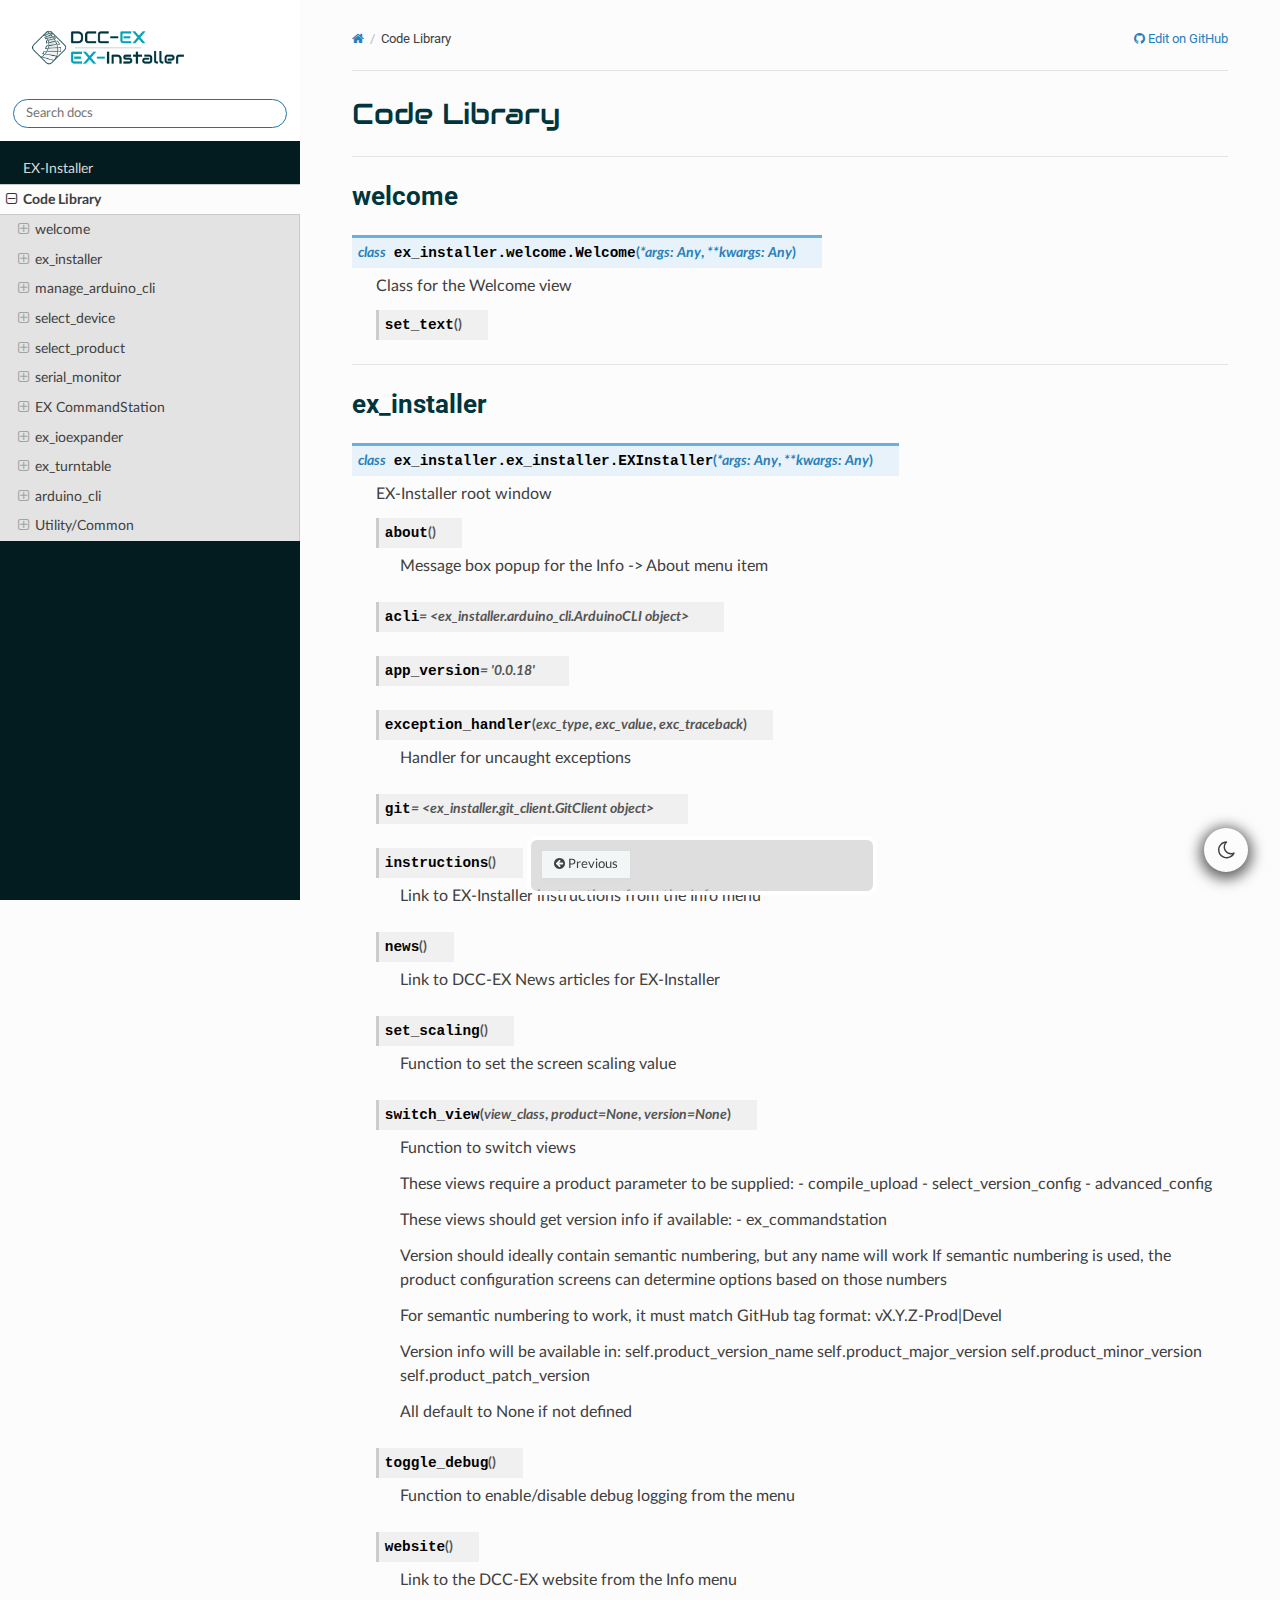
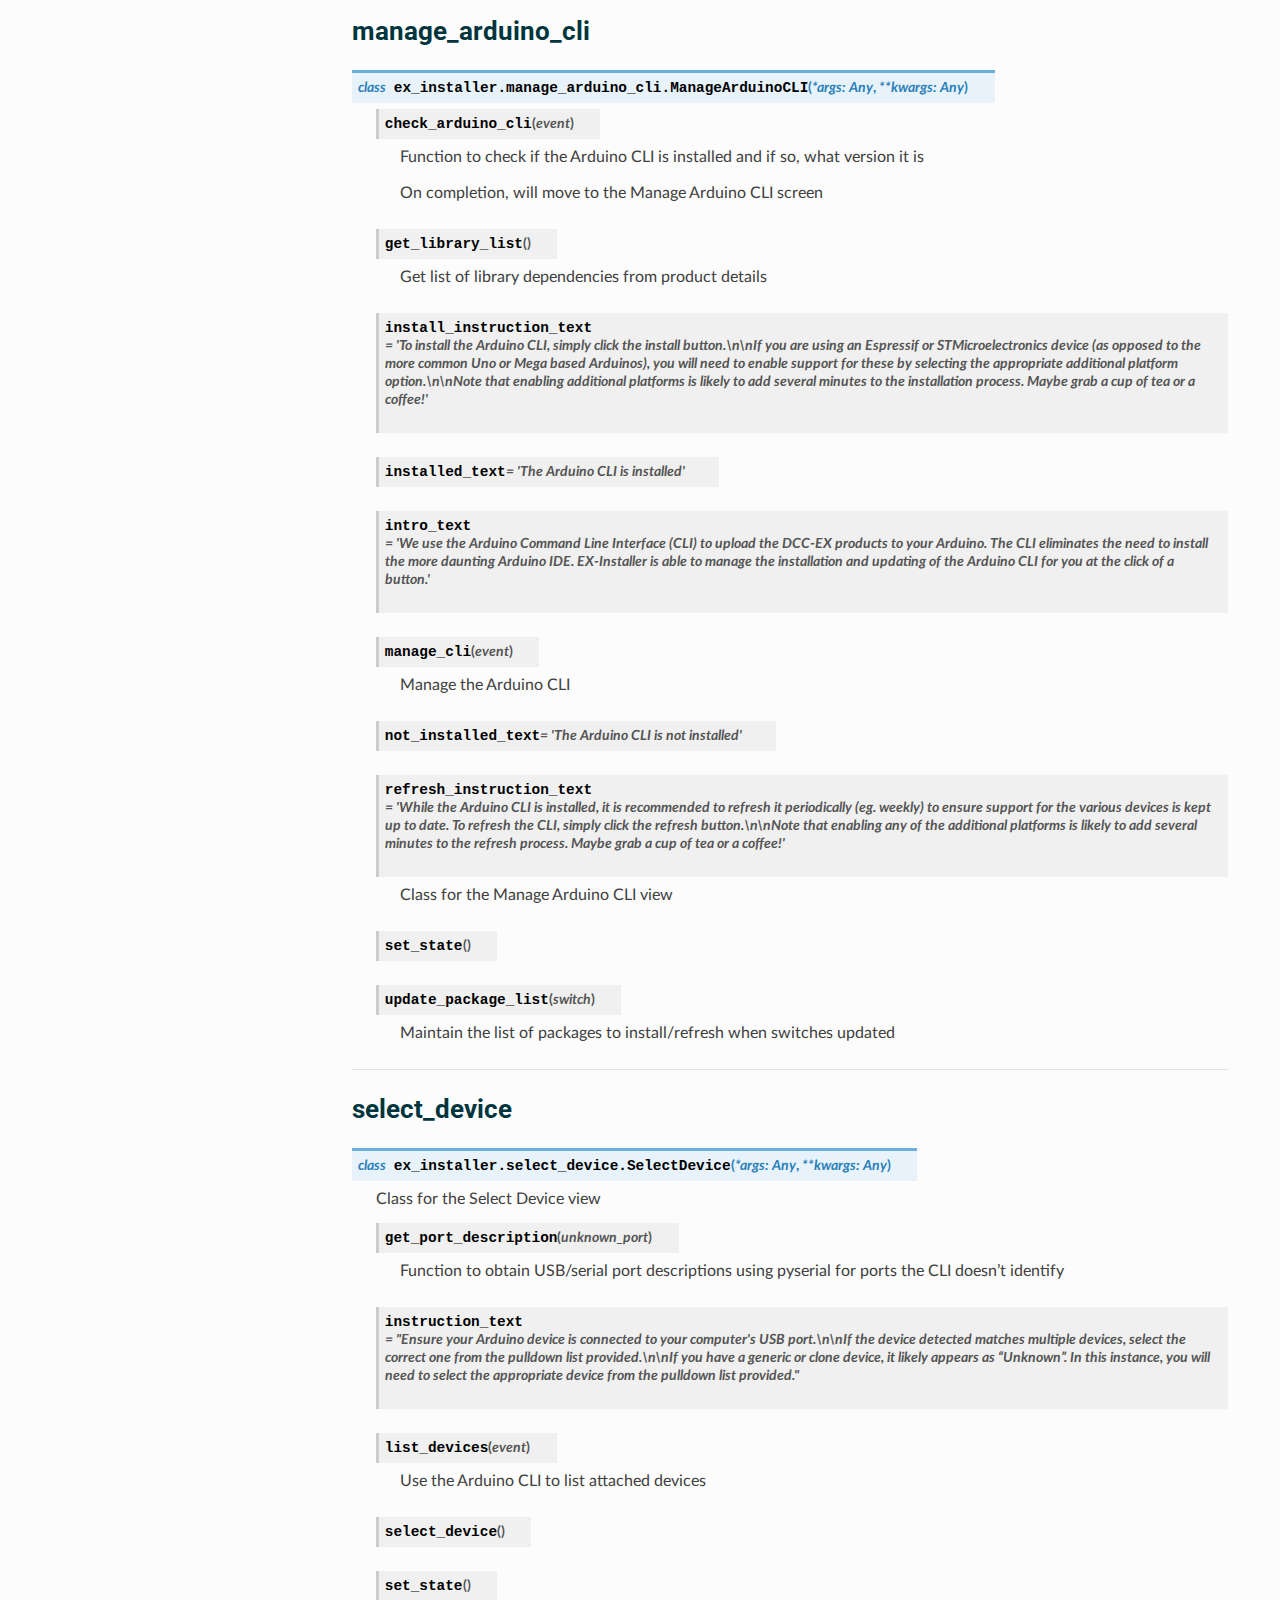
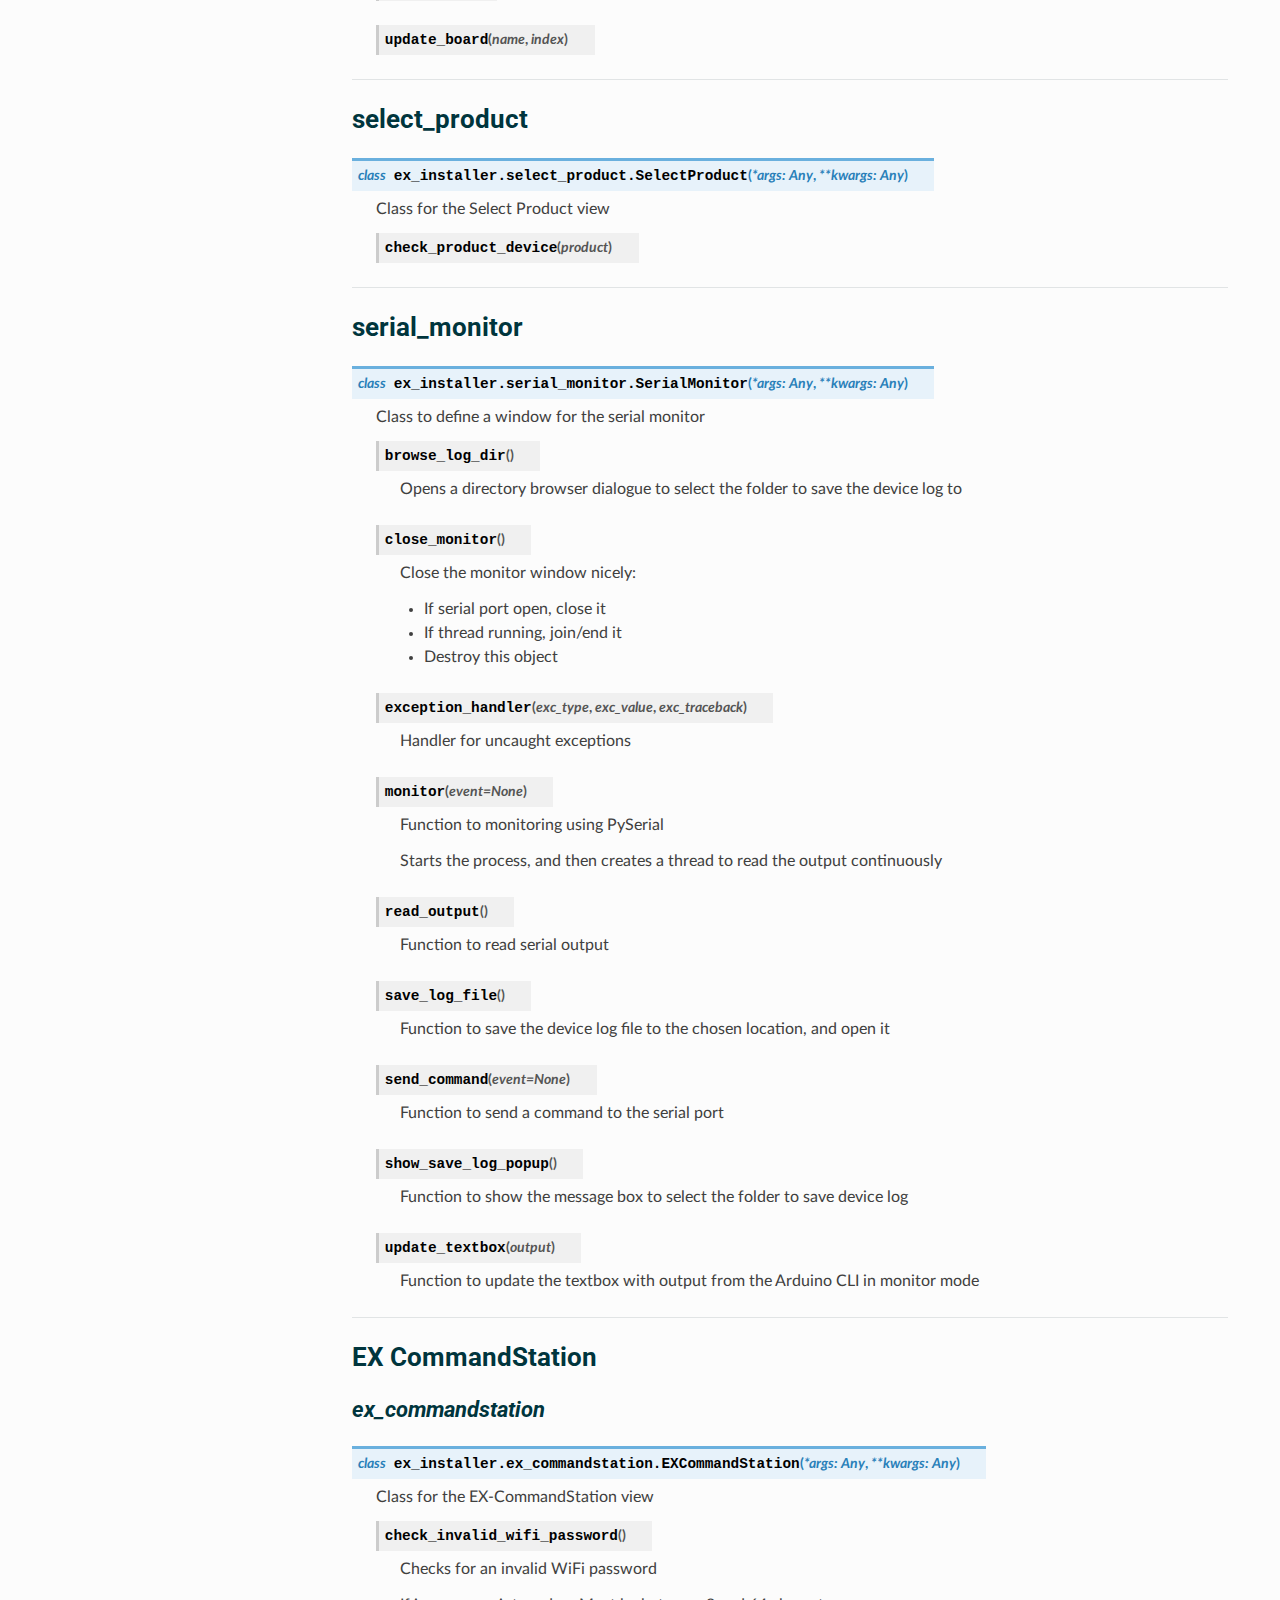
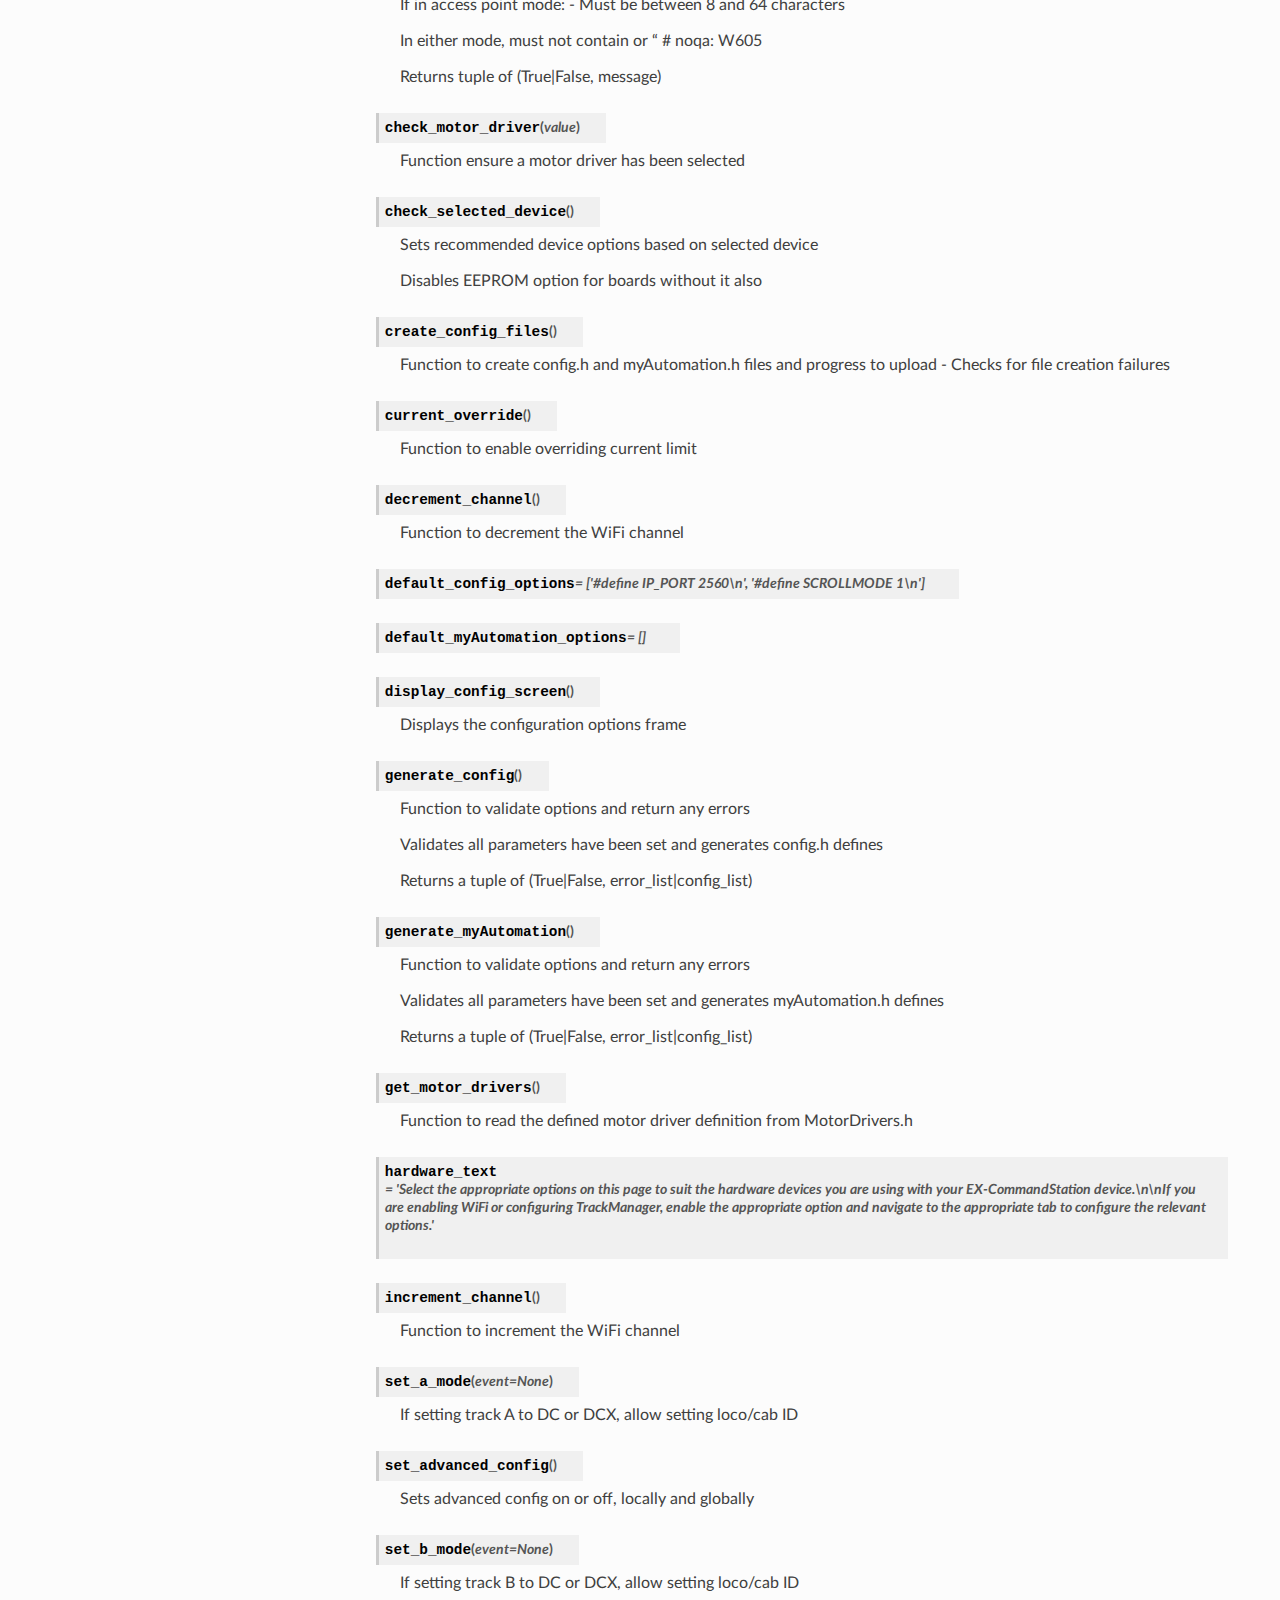
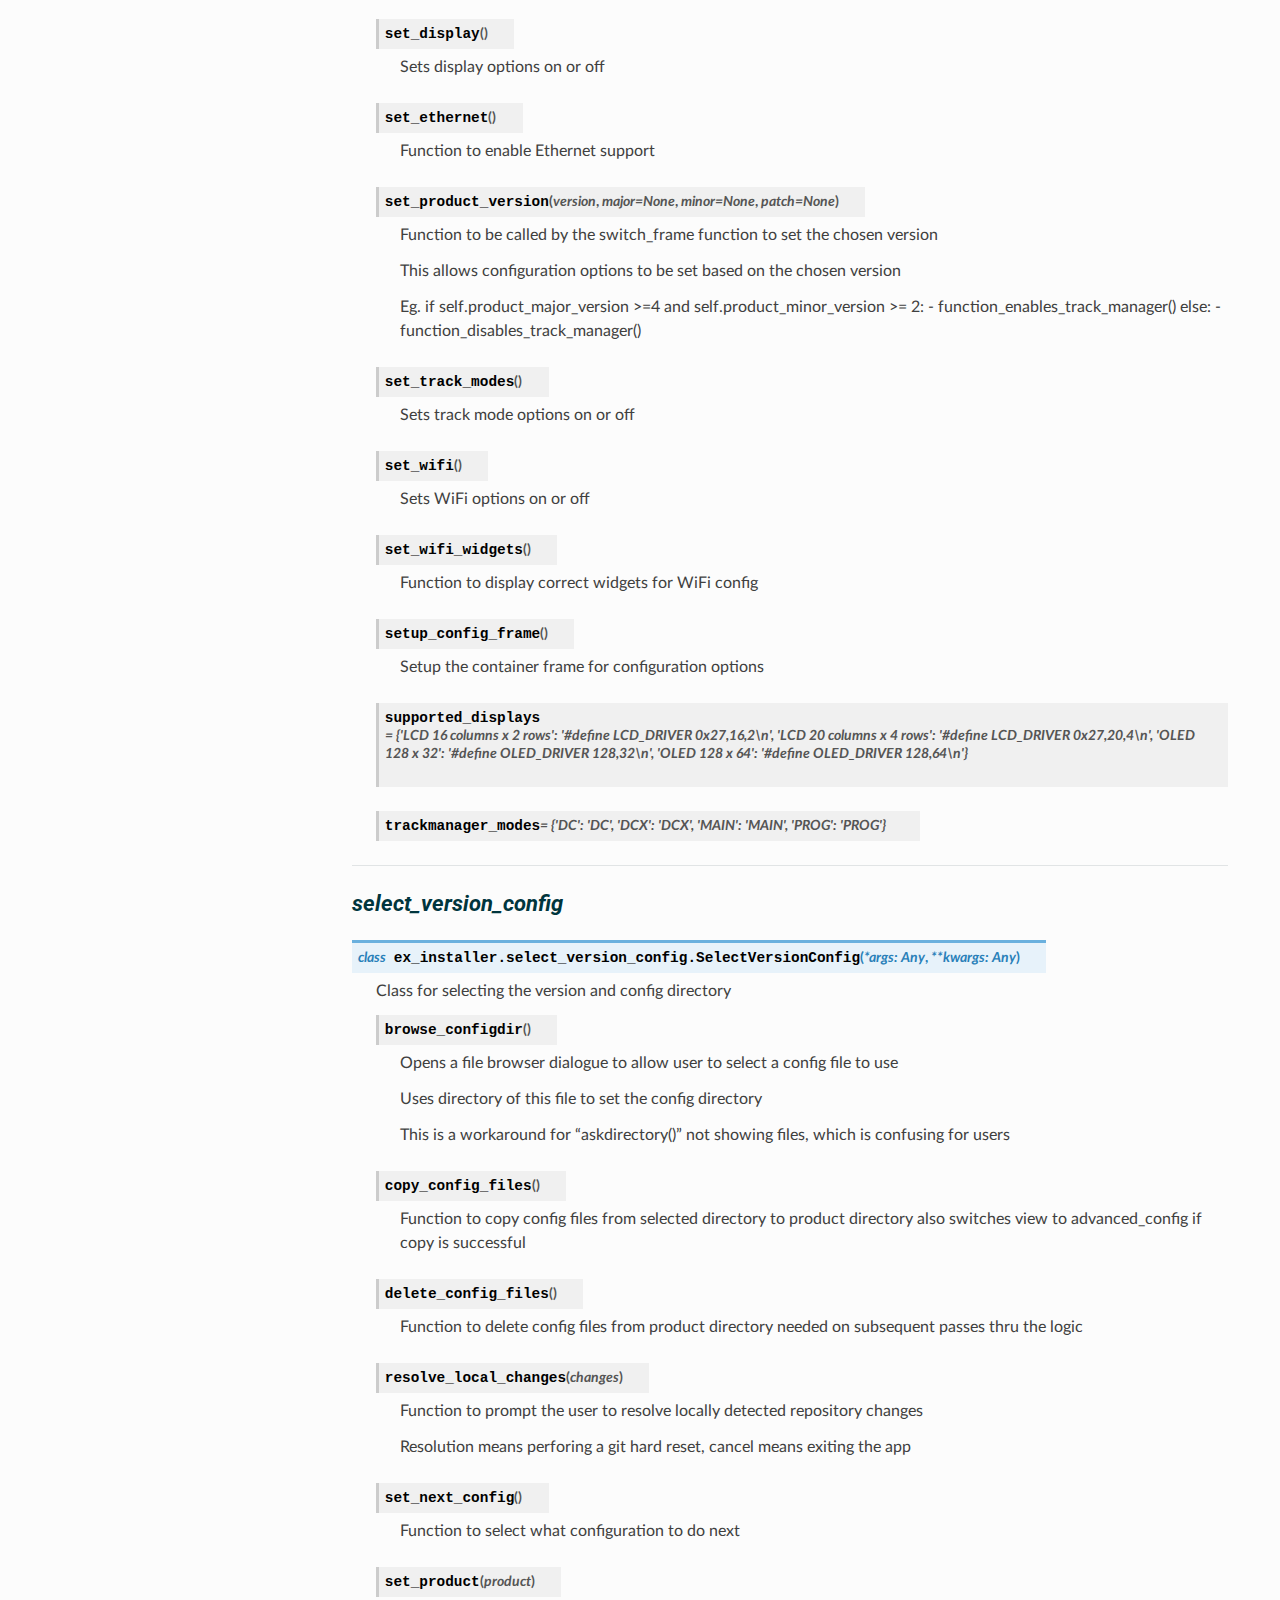
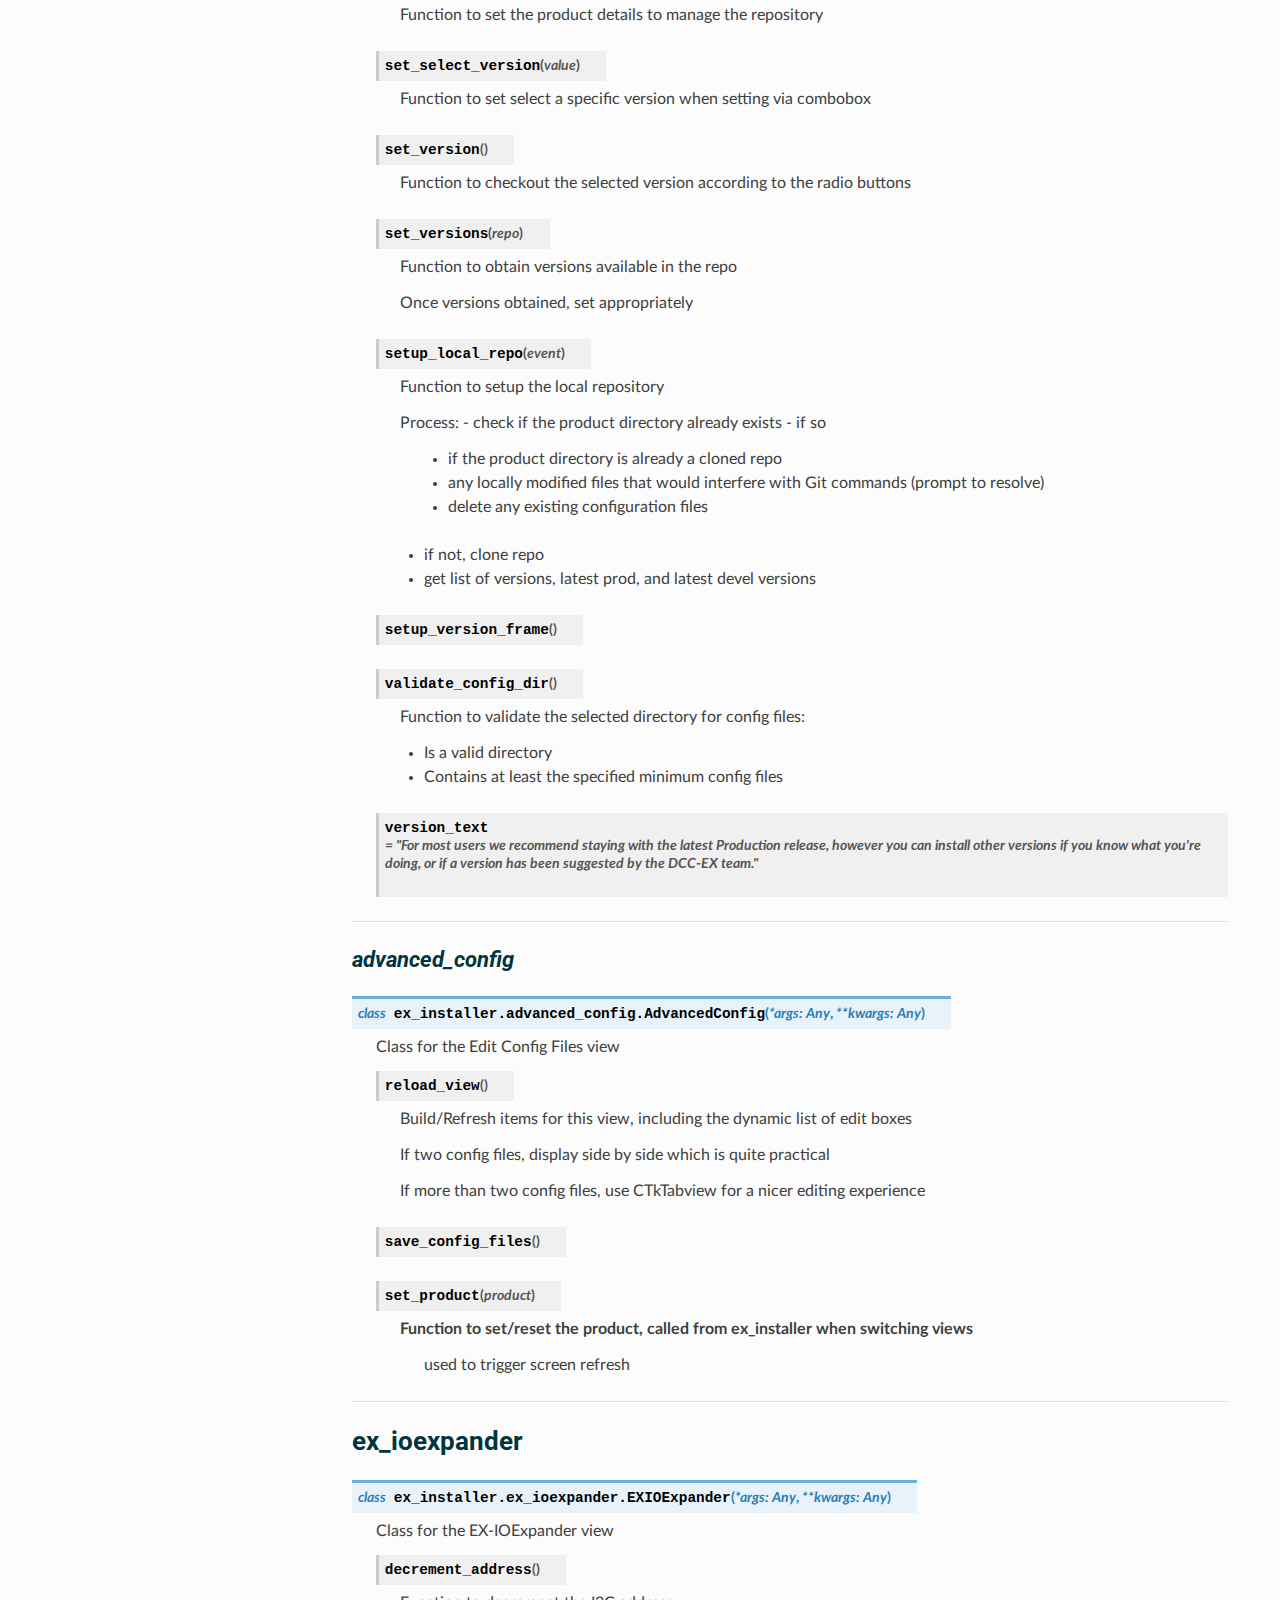
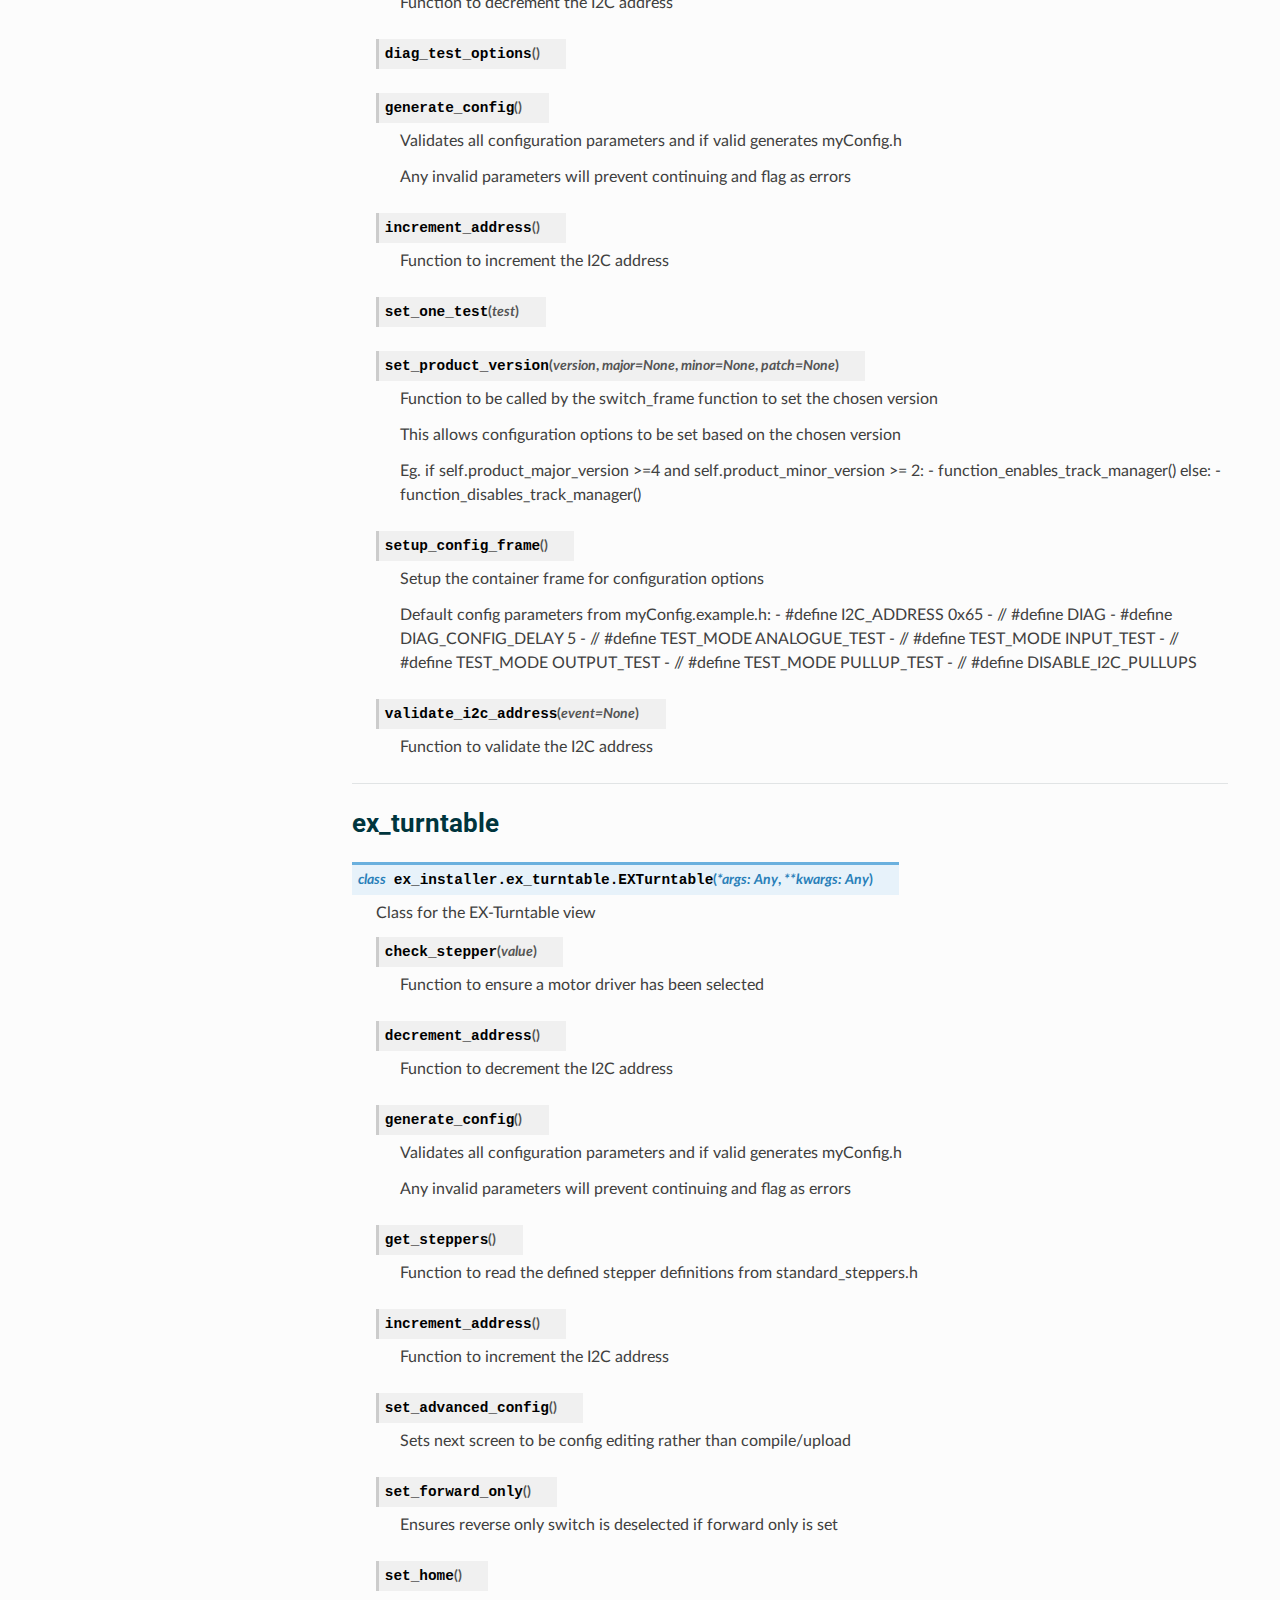
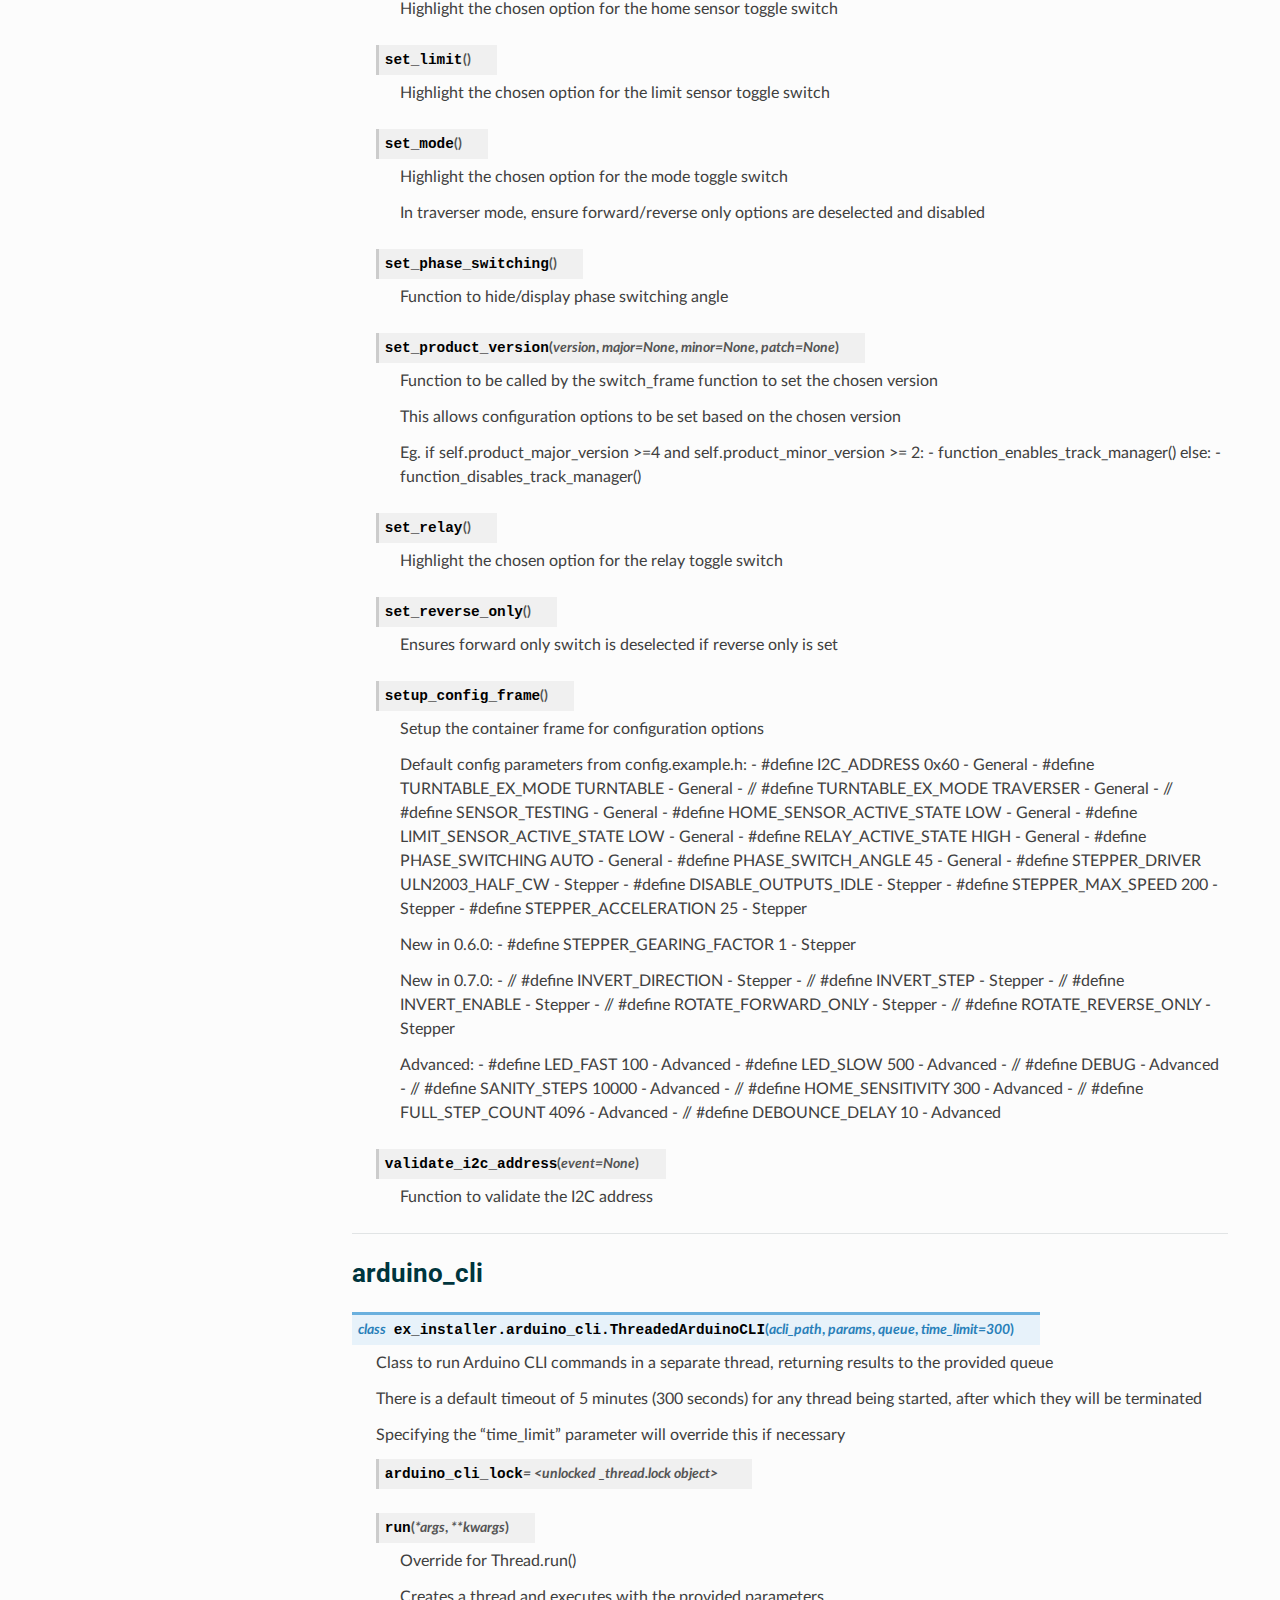
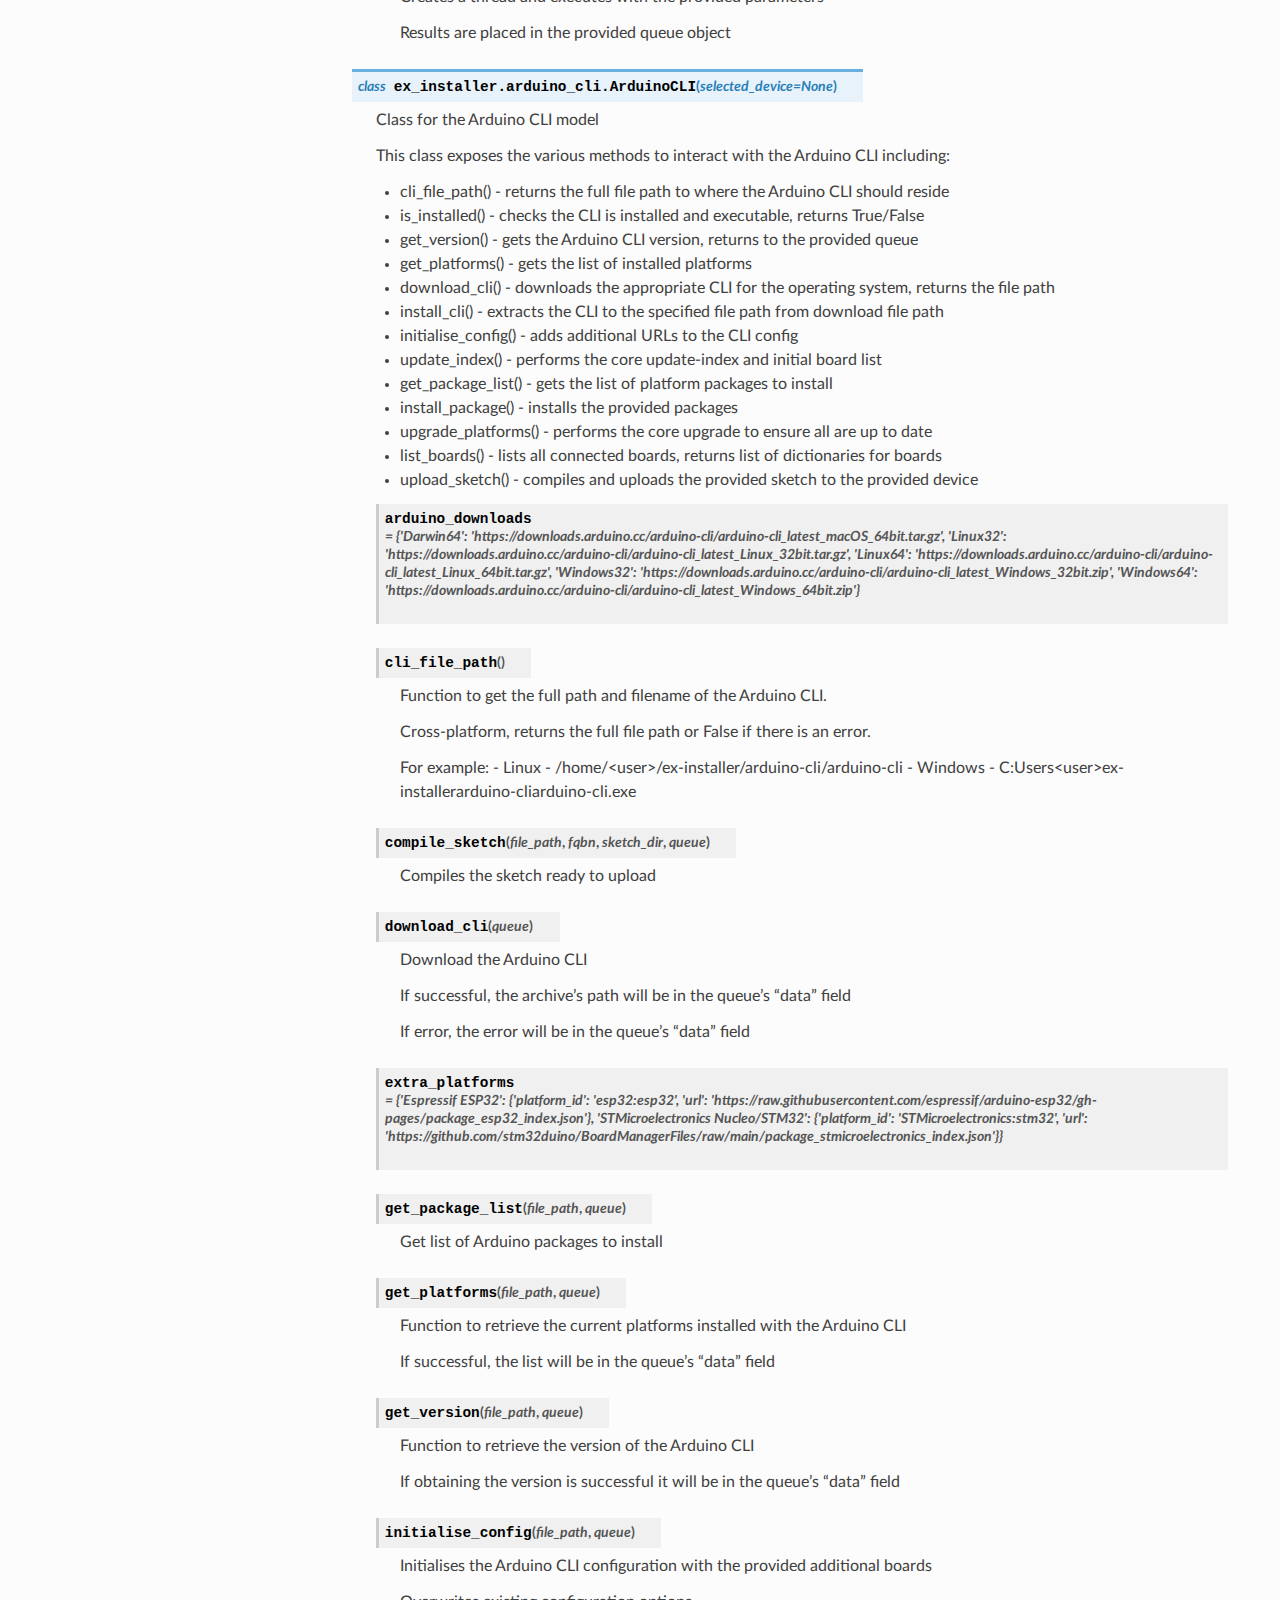
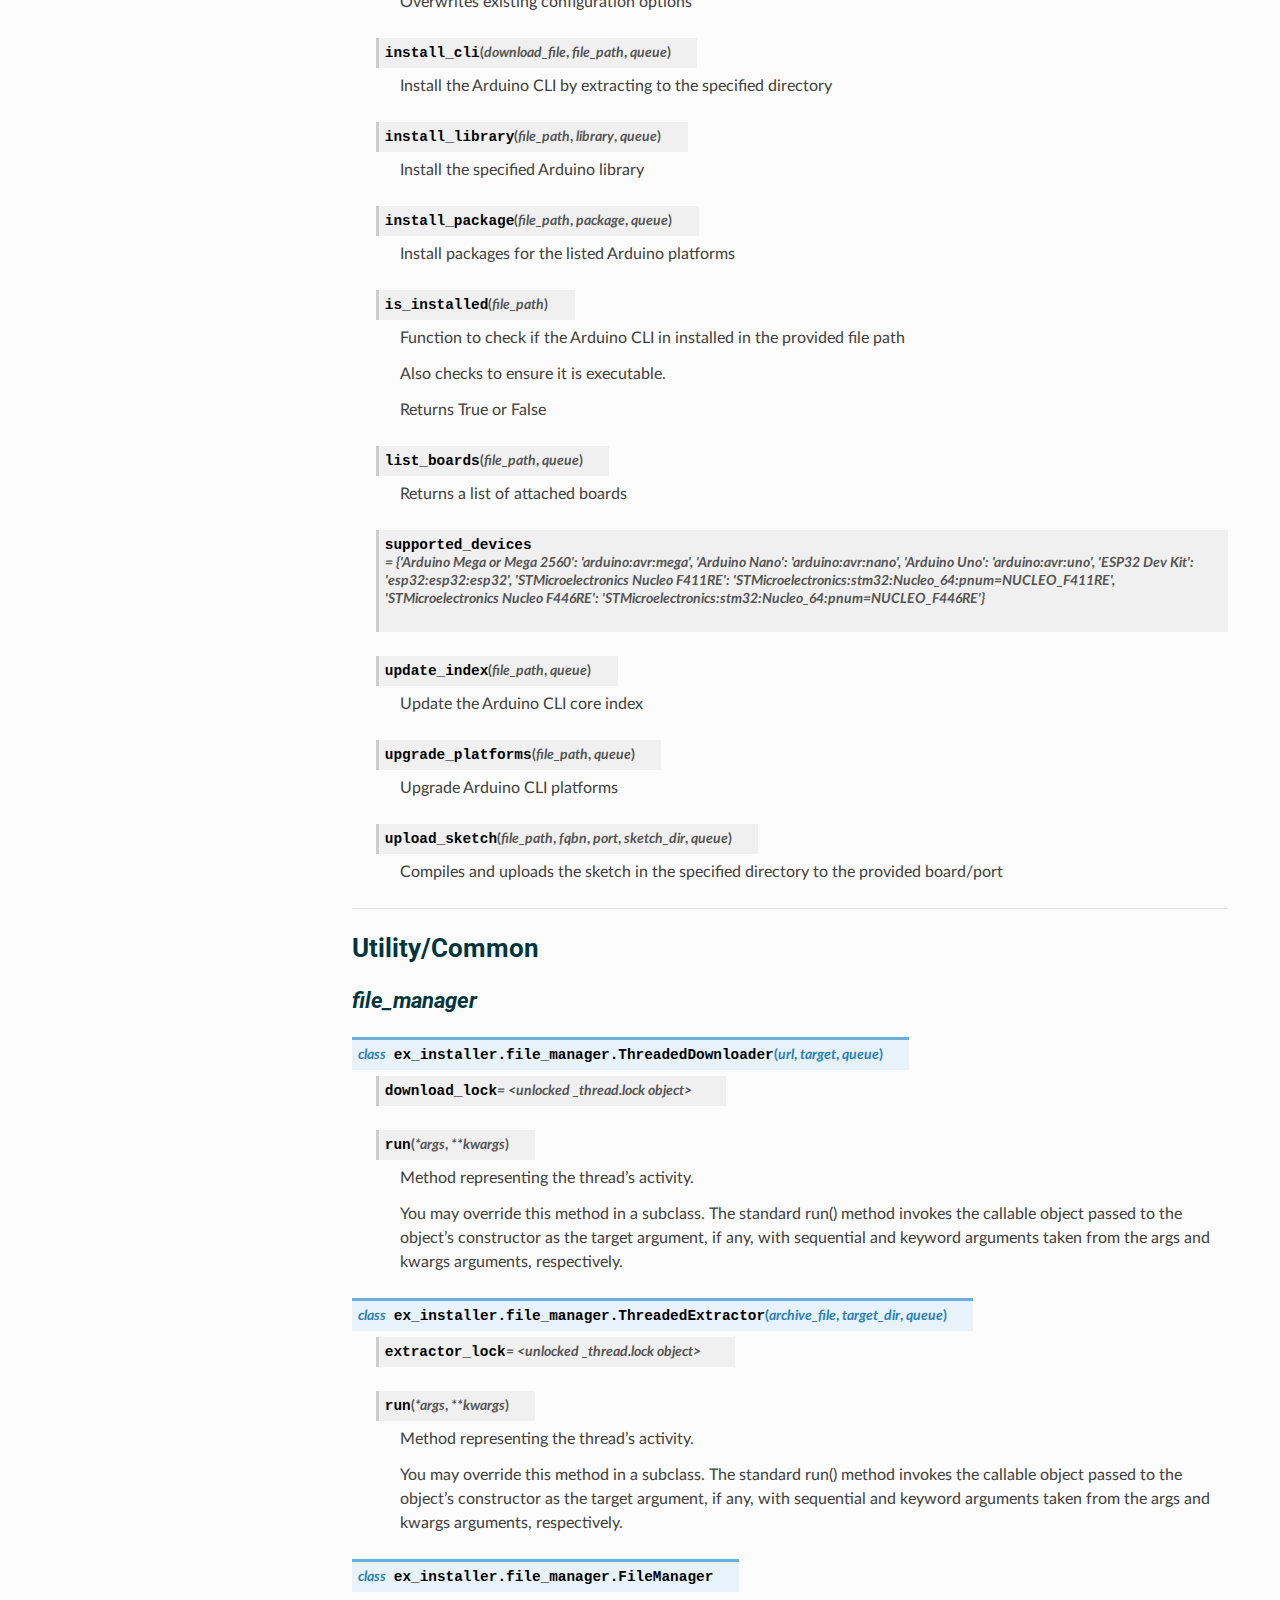
<file: library.html>
<!DOCTYPE html>
<html class="writer-html5" lang="en" data-content_root="./">
<head>
  <meta charset="utf-8" /><meta name="viewport" content="width=device-width, initial-scale=1" />

  <meta name="viewport" content="width=device-width, initial-scale=1.0" />
  <title>Code Library &mdash; EX-Installer  documentation</title>
      <link rel="stylesheet" type="text/css" href="_static/pygments.css?v=80d5e7a1" />
      <link rel="stylesheet" type="text/css" href="_static/css/theme.css?v=19f00094" />
      <link rel="stylesheet" type="text/css" href="_static/css/dccex_theme.css?v=2ceefcef" />
      <link rel="stylesheet" type="text/css" href="_static/css/sphinx_design_overrides.css?v=de8b2a37" />
      <link rel="stylesheet" type="text/css" href="_static/dark_mode_css/general.css?v=c0a7eb24" />
      <link rel="stylesheet" type="text/css" href="_static/dark_mode_css/dark.css?v=70edf1c7" />

  
    <link rel="shortcut icon" href="_static/favicon.ico"/>
    <link rel="canonical" href="https://dcc-ex.com/EX-Installer/library.html" />
  <!--[if lt IE 9]>
    <script src="_static/js/html5shiv.min.js"></script>
  <![endif]-->
  
        <script src="_static/jquery.js?v=5d32c60e"></script>
        <script src="_static/_sphinx_javascript_frameworks_compat.js?v=2cd50e6c"></script>
        <script src="_static/documentation_options.js?v=5929fcd5"></script>
        <script src="_static/doctools.js?v=888ff710"></script>
        <script src="_static/sphinx_highlight.js?v=dc90522c"></script>
        <script src="_static/dark_mode_js/default_light.js?v=c2e647ce"></script>
        <script src="_static/dark_mode_js/theme_switcher.js?v=358d3910"></script>
    <script src="_static/js/theme.js"></script>
    <link rel="index" title="Index" href="genindex.html" />
    <link rel="search" title="Search" href="search.html" />
    <link rel="prev" title="Documentation for the EX-Installer" href="index.html" /> 
</head>

<body class="wy-body-for-nav"> 
  <div class="wy-grid-for-nav">
    <nav data-toggle="wy-nav-shift" class="wy-nav-side">
      <div class="wy-side-scroll">
        <div class="wy-side-nav-search"  style="background: white" >

          
          
          <a href="index.html">
            
              <img src="_static/product-logo-ex-installer.png" class="logo" alt="Logo"/>
          </a>
<div role="search">
  <form id="rtd-search-form" class="wy-form" action="search.html" method="get">
    <input type="text" name="q" placeholder="Search docs" aria-label="Search docs" />
    <input type="hidden" name="check_keywords" value="yes" />
    <input type="hidden" name="area" value="default" />
  </form>
</div>
        </div><div class="wy-menu wy-menu-vertical" data-spy="affix" role="navigation" aria-label="Navigation menu">
              <ul class="current">
<li class="toctree-l1"><a class="reference internal" href="index.html">EX-Installer</a></li>
<li class="toctree-l1 current"><a class="current reference internal" href="#">Code Library</a><ul>
<li class="toctree-l2"><a class="reference internal" href="#welcome">welcome</a><ul>
<li class="toctree-l3"><a class="reference internal" href="#ex_installer.welcome.Welcome"><code class="docutils literal notranslate"><span class="pre">Welcome</span></code></a><ul>
<li class="toctree-l4"><a class="reference internal" href="#ex_installer.welcome.Welcome.set_text"><code class="docutils literal notranslate"><span class="pre">Welcome.set_text()</span></code></a></li>
</ul>
</li>
</ul>
</li>
<li class="toctree-l2"><a class="reference internal" href="#ex-installer">ex_installer</a><ul>
<li class="toctree-l3"><a class="reference internal" href="#ex_installer.ex_installer.EXInstaller"><code class="docutils literal notranslate"><span class="pre">EXInstaller</span></code></a><ul>
<li class="toctree-l4"><a class="reference internal" href="#ex_installer.ex_installer.EXInstaller.about"><code class="docutils literal notranslate"><span class="pre">EXInstaller.about()</span></code></a></li>
<li class="toctree-l4"><a class="reference internal" href="#ex_installer.ex_installer.EXInstaller.acli"><code class="docutils literal notranslate"><span class="pre">EXInstaller.acli</span></code></a></li>
<li class="toctree-l4"><a class="reference internal" href="#ex_installer.ex_installer.EXInstaller.app_version"><code class="docutils literal notranslate"><span class="pre">EXInstaller.app_version</span></code></a></li>
<li class="toctree-l4"><a class="reference internal" href="#ex_installer.ex_installer.EXInstaller.exception_handler"><code class="docutils literal notranslate"><span class="pre">EXInstaller.exception_handler()</span></code></a></li>
<li class="toctree-l4"><a class="reference internal" href="#ex_installer.ex_installer.EXInstaller.git"><code class="docutils literal notranslate"><span class="pre">EXInstaller.git</span></code></a></li>
<li class="toctree-l4"><a class="reference internal" href="#ex_installer.ex_installer.EXInstaller.instructions"><code class="docutils literal notranslate"><span class="pre">EXInstaller.instructions()</span></code></a></li>
<li class="toctree-l4"><a class="reference internal" href="#ex_installer.ex_installer.EXInstaller.news"><code class="docutils literal notranslate"><span class="pre">EXInstaller.news()</span></code></a></li>
<li class="toctree-l4"><a class="reference internal" href="#ex_installer.ex_installer.EXInstaller.set_scaling"><code class="docutils literal notranslate"><span class="pre">EXInstaller.set_scaling()</span></code></a></li>
<li class="toctree-l4"><a class="reference internal" href="#ex_installer.ex_installer.EXInstaller.switch_view"><code class="docutils literal notranslate"><span class="pre">EXInstaller.switch_view()</span></code></a></li>
<li class="toctree-l4"><a class="reference internal" href="#ex_installer.ex_installer.EXInstaller.toggle_debug"><code class="docutils literal notranslate"><span class="pre">EXInstaller.toggle_debug()</span></code></a></li>
<li class="toctree-l4"><a class="reference internal" href="#ex_installer.ex_installer.EXInstaller.website"><code class="docutils literal notranslate"><span class="pre">EXInstaller.website()</span></code></a></li>
</ul>
</li>
</ul>
</li>
<li class="toctree-l2"><a class="reference internal" href="#manage-arduino-cli">manage_arduino_cli</a><ul>
<li class="toctree-l3"><a class="reference internal" href="#ex_installer.manage_arduino_cli.ManageArduinoCLI"><code class="docutils literal notranslate"><span class="pre">ManageArduinoCLI</span></code></a><ul>
<li class="toctree-l4"><a class="reference internal" href="#ex_installer.manage_arduino_cli.ManageArduinoCLI.check_arduino_cli"><code class="docutils literal notranslate"><span class="pre">ManageArduinoCLI.check_arduino_cli()</span></code></a></li>
<li class="toctree-l4"><a class="reference internal" href="#ex_installer.manage_arduino_cli.ManageArduinoCLI.get_library_list"><code class="docutils literal notranslate"><span class="pre">ManageArduinoCLI.get_library_list()</span></code></a></li>
<li class="toctree-l4"><a class="reference internal" href="#ex_installer.manage_arduino_cli.ManageArduinoCLI.install_instruction_text"><code class="docutils literal notranslate"><span class="pre">ManageArduinoCLI.install_instruction_text</span></code></a></li>
<li class="toctree-l4"><a class="reference internal" href="#ex_installer.manage_arduino_cli.ManageArduinoCLI.installed_text"><code class="docutils literal notranslate"><span class="pre">ManageArduinoCLI.installed_text</span></code></a></li>
<li class="toctree-l4"><a class="reference internal" href="#ex_installer.manage_arduino_cli.ManageArduinoCLI.intro_text"><code class="docutils literal notranslate"><span class="pre">ManageArduinoCLI.intro_text</span></code></a></li>
<li class="toctree-l4"><a class="reference internal" href="#ex_installer.manage_arduino_cli.ManageArduinoCLI.manage_cli"><code class="docutils literal notranslate"><span class="pre">ManageArduinoCLI.manage_cli()</span></code></a></li>
<li class="toctree-l4"><a class="reference internal" href="#ex_installer.manage_arduino_cli.ManageArduinoCLI.not_installed_text"><code class="docutils literal notranslate"><span class="pre">ManageArduinoCLI.not_installed_text</span></code></a></li>
<li class="toctree-l4"><a class="reference internal" href="#ex_installer.manage_arduino_cli.ManageArduinoCLI.refresh_instruction_text"><code class="docutils literal notranslate"><span class="pre">ManageArduinoCLI.refresh_instruction_text</span></code></a></li>
<li class="toctree-l4"><a class="reference internal" href="#ex_installer.manage_arduino_cli.ManageArduinoCLI.set_state"><code class="docutils literal notranslate"><span class="pre">ManageArduinoCLI.set_state()</span></code></a></li>
<li class="toctree-l4"><a class="reference internal" href="#ex_installer.manage_arduino_cli.ManageArduinoCLI.update_package_list"><code class="docutils literal notranslate"><span class="pre">ManageArduinoCLI.update_package_list()</span></code></a></li>
</ul>
</li>
</ul>
</li>
<li class="toctree-l2"><a class="reference internal" href="#select-device">select_device</a><ul>
<li class="toctree-l3"><a class="reference internal" href="#ex_installer.select_device.SelectDevice"><code class="docutils literal notranslate"><span class="pre">SelectDevice</span></code></a><ul>
<li class="toctree-l4"><a class="reference internal" href="#ex_installer.select_device.SelectDevice.get_port_description"><code class="docutils literal notranslate"><span class="pre">SelectDevice.get_port_description()</span></code></a></li>
<li class="toctree-l4"><a class="reference internal" href="#ex_installer.select_device.SelectDevice.instruction_text"><code class="docutils literal notranslate"><span class="pre">SelectDevice.instruction_text</span></code></a></li>
<li class="toctree-l4"><a class="reference internal" href="#ex_installer.select_device.SelectDevice.list_devices"><code class="docutils literal notranslate"><span class="pre">SelectDevice.list_devices()</span></code></a></li>
<li class="toctree-l4"><a class="reference internal" href="#ex_installer.select_device.SelectDevice.select_device"><code class="docutils literal notranslate"><span class="pre">SelectDevice.select_device()</span></code></a></li>
<li class="toctree-l4"><a class="reference internal" href="#ex_installer.select_device.SelectDevice.set_state"><code class="docutils literal notranslate"><span class="pre">SelectDevice.set_state()</span></code></a></li>
<li class="toctree-l4"><a class="reference internal" href="#ex_installer.select_device.SelectDevice.update_board"><code class="docutils literal notranslate"><span class="pre">SelectDevice.update_board()</span></code></a></li>
</ul>
</li>
</ul>
</li>
<li class="toctree-l2"><a class="reference internal" href="#select-product">select_product</a><ul>
<li class="toctree-l3"><a class="reference internal" href="#ex_installer.select_product.SelectProduct"><code class="docutils literal notranslate"><span class="pre">SelectProduct</span></code></a><ul>
<li class="toctree-l4"><a class="reference internal" href="#ex_installer.select_product.SelectProduct.check_product_device"><code class="docutils literal notranslate"><span class="pre">SelectProduct.check_product_device()</span></code></a></li>
</ul>
</li>
</ul>
</li>
<li class="toctree-l2"><a class="reference internal" href="#serial-monitor">serial_monitor</a><ul>
<li class="toctree-l3"><a class="reference internal" href="#ex_installer.serial_monitor.SerialMonitor"><code class="docutils literal notranslate"><span class="pre">SerialMonitor</span></code></a><ul>
<li class="toctree-l4"><a class="reference internal" href="#ex_installer.serial_monitor.SerialMonitor.browse_log_dir"><code class="docutils literal notranslate"><span class="pre">SerialMonitor.browse_log_dir()</span></code></a></li>
<li class="toctree-l4"><a class="reference internal" href="#ex_installer.serial_monitor.SerialMonitor.close_monitor"><code class="docutils literal notranslate"><span class="pre">SerialMonitor.close_monitor()</span></code></a></li>
<li class="toctree-l4"><a class="reference internal" href="#ex_installer.serial_monitor.SerialMonitor.exception_handler"><code class="docutils literal notranslate"><span class="pre">SerialMonitor.exception_handler()</span></code></a></li>
<li class="toctree-l4"><a class="reference internal" href="#ex_installer.serial_monitor.SerialMonitor.monitor"><code class="docutils literal notranslate"><span class="pre">SerialMonitor.monitor()</span></code></a></li>
<li class="toctree-l4"><a class="reference internal" href="#ex_installer.serial_monitor.SerialMonitor.read_output"><code class="docutils literal notranslate"><span class="pre">SerialMonitor.read_output()</span></code></a></li>
<li class="toctree-l4"><a class="reference internal" href="#ex_installer.serial_monitor.SerialMonitor.save_log_file"><code class="docutils literal notranslate"><span class="pre">SerialMonitor.save_log_file()</span></code></a></li>
<li class="toctree-l4"><a class="reference internal" href="#ex_installer.serial_monitor.SerialMonitor.send_command"><code class="docutils literal notranslate"><span class="pre">SerialMonitor.send_command()</span></code></a></li>
<li class="toctree-l4"><a class="reference internal" href="#ex_installer.serial_monitor.SerialMonitor.show_save_log_popup"><code class="docutils literal notranslate"><span class="pre">SerialMonitor.show_save_log_popup()</span></code></a></li>
<li class="toctree-l4"><a class="reference internal" href="#ex_installer.serial_monitor.SerialMonitor.update_textbox"><code class="docutils literal notranslate"><span class="pre">SerialMonitor.update_textbox()</span></code></a></li>
</ul>
</li>
</ul>
</li>
<li class="toctree-l2"><a class="reference internal" href="#ex-commandstation">EX CommandStation</a><ul>
<li class="toctree-l3"><a class="reference internal" href="#id1">ex_commandstation</a><ul>
<li class="toctree-l4"><a class="reference internal" href="#ex_installer.ex_commandstation.EXCommandStation"><code class="docutils literal notranslate"><span class="pre">EXCommandStation</span></code></a><ul>
<li class="toctree-l5"><a class="reference internal" href="#ex_installer.ex_commandstation.EXCommandStation.check_invalid_wifi_password"><code class="docutils literal notranslate"><span class="pre">EXCommandStation.check_invalid_wifi_password()</span></code></a></li>
<li class="toctree-l5"><a class="reference internal" href="#ex_installer.ex_commandstation.EXCommandStation.check_motor_driver"><code class="docutils literal notranslate"><span class="pre">EXCommandStation.check_motor_driver()</span></code></a></li>
<li class="toctree-l5"><a class="reference internal" href="#ex_installer.ex_commandstation.EXCommandStation.check_selected_device"><code class="docutils literal notranslate"><span class="pre">EXCommandStation.check_selected_device()</span></code></a></li>
<li class="toctree-l5"><a class="reference internal" href="#ex_installer.ex_commandstation.EXCommandStation.create_config_files"><code class="docutils literal notranslate"><span class="pre">EXCommandStation.create_config_files()</span></code></a></li>
<li class="toctree-l5"><a class="reference internal" href="#ex_installer.ex_commandstation.EXCommandStation.current_override"><code class="docutils literal notranslate"><span class="pre">EXCommandStation.current_override()</span></code></a></li>
<li class="toctree-l5"><a class="reference internal" href="#ex_installer.ex_commandstation.EXCommandStation.decrement_channel"><code class="docutils literal notranslate"><span class="pre">EXCommandStation.decrement_channel()</span></code></a></li>
<li class="toctree-l5"><a class="reference internal" href="#ex_installer.ex_commandstation.EXCommandStation.default_config_options"><code class="docutils literal notranslate"><span class="pre">EXCommandStation.default_config_options</span></code></a></li>
<li class="toctree-l5"><a class="reference internal" href="#ex_installer.ex_commandstation.EXCommandStation.default_myAutomation_options"><code class="docutils literal notranslate"><span class="pre">EXCommandStation.default_myAutomation_options</span></code></a></li>
<li class="toctree-l5"><a class="reference internal" href="#ex_installer.ex_commandstation.EXCommandStation.display_config_screen"><code class="docutils literal notranslate"><span class="pre">EXCommandStation.display_config_screen()</span></code></a></li>
<li class="toctree-l5"><a class="reference internal" href="#ex_installer.ex_commandstation.EXCommandStation.generate_config"><code class="docutils literal notranslate"><span class="pre">EXCommandStation.generate_config()</span></code></a></li>
<li class="toctree-l5"><a class="reference internal" href="#ex_installer.ex_commandstation.EXCommandStation.generate_myAutomation"><code class="docutils literal notranslate"><span class="pre">EXCommandStation.generate_myAutomation()</span></code></a></li>
<li class="toctree-l5"><a class="reference internal" href="#ex_installer.ex_commandstation.EXCommandStation.get_motor_drivers"><code class="docutils literal notranslate"><span class="pre">EXCommandStation.get_motor_drivers()</span></code></a></li>
<li class="toctree-l5"><a class="reference internal" href="#ex_installer.ex_commandstation.EXCommandStation.hardware_text"><code class="docutils literal notranslate"><span class="pre">EXCommandStation.hardware_text</span></code></a></li>
<li class="toctree-l5"><a class="reference internal" href="#ex_installer.ex_commandstation.EXCommandStation.increment_channel"><code class="docutils literal notranslate"><span class="pre">EXCommandStation.increment_channel()</span></code></a></li>
<li class="toctree-l5"><a class="reference internal" href="#ex_installer.ex_commandstation.EXCommandStation.set_a_mode"><code class="docutils literal notranslate"><span class="pre">EXCommandStation.set_a_mode()</span></code></a></li>
<li class="toctree-l5"><a class="reference internal" href="#ex_installer.ex_commandstation.EXCommandStation.set_advanced_config"><code class="docutils literal notranslate"><span class="pre">EXCommandStation.set_advanced_config()</span></code></a></li>
<li class="toctree-l5"><a class="reference internal" href="#ex_installer.ex_commandstation.EXCommandStation.set_b_mode"><code class="docutils literal notranslate"><span class="pre">EXCommandStation.set_b_mode()</span></code></a></li>
<li class="toctree-l5"><a class="reference internal" href="#ex_installer.ex_commandstation.EXCommandStation.set_display"><code class="docutils literal notranslate"><span class="pre">EXCommandStation.set_display()</span></code></a></li>
<li class="toctree-l5"><a class="reference internal" href="#ex_installer.ex_commandstation.EXCommandStation.set_ethernet"><code class="docutils literal notranslate"><span class="pre">EXCommandStation.set_ethernet()</span></code></a></li>
<li class="toctree-l5"><a class="reference internal" href="#ex_installer.ex_commandstation.EXCommandStation.set_product_version"><code class="docutils literal notranslate"><span class="pre">EXCommandStation.set_product_version()</span></code></a></li>
<li class="toctree-l5"><a class="reference internal" href="#ex_installer.ex_commandstation.EXCommandStation.set_track_modes"><code class="docutils literal notranslate"><span class="pre">EXCommandStation.set_track_modes()</span></code></a></li>
<li class="toctree-l5"><a class="reference internal" href="#ex_installer.ex_commandstation.EXCommandStation.set_wifi"><code class="docutils literal notranslate"><span class="pre">EXCommandStation.set_wifi()</span></code></a></li>
<li class="toctree-l5"><a class="reference internal" href="#ex_installer.ex_commandstation.EXCommandStation.set_wifi_widgets"><code class="docutils literal notranslate"><span class="pre">EXCommandStation.set_wifi_widgets()</span></code></a></li>
<li class="toctree-l5"><a class="reference internal" href="#ex_installer.ex_commandstation.EXCommandStation.setup_config_frame"><code class="docutils literal notranslate"><span class="pre">EXCommandStation.setup_config_frame()</span></code></a></li>
<li class="toctree-l5"><a class="reference internal" href="#ex_installer.ex_commandstation.EXCommandStation.supported_displays"><code class="docutils literal notranslate"><span class="pre">EXCommandStation.supported_displays</span></code></a></li>
<li class="toctree-l5"><a class="reference internal" href="#ex_installer.ex_commandstation.EXCommandStation.trackmanager_modes"><code class="docutils literal notranslate"><span class="pre">EXCommandStation.trackmanager_modes</span></code></a></li>
</ul>
</li>
</ul>
</li>
<li class="toctree-l3"><a class="reference internal" href="#select-version-config">select_version_config</a><ul>
<li class="toctree-l4"><a class="reference internal" href="#ex_installer.select_version_config.SelectVersionConfig"><code class="docutils literal notranslate"><span class="pre">SelectVersionConfig</span></code></a><ul>
<li class="toctree-l5"><a class="reference internal" href="#ex_installer.select_version_config.SelectVersionConfig.browse_configdir"><code class="docutils literal notranslate"><span class="pre">SelectVersionConfig.browse_configdir()</span></code></a></li>
<li class="toctree-l5"><a class="reference internal" href="#ex_installer.select_version_config.SelectVersionConfig.copy_config_files"><code class="docutils literal notranslate"><span class="pre">SelectVersionConfig.copy_config_files()</span></code></a></li>
<li class="toctree-l5"><a class="reference internal" href="#ex_installer.select_version_config.SelectVersionConfig.delete_config_files"><code class="docutils literal notranslate"><span class="pre">SelectVersionConfig.delete_config_files()</span></code></a></li>
<li class="toctree-l5"><a class="reference internal" href="#ex_installer.select_version_config.SelectVersionConfig.resolve_local_changes"><code class="docutils literal notranslate"><span class="pre">SelectVersionConfig.resolve_local_changes()</span></code></a></li>
<li class="toctree-l5"><a class="reference internal" href="#ex_installer.select_version_config.SelectVersionConfig.set_next_config"><code class="docutils literal notranslate"><span class="pre">SelectVersionConfig.set_next_config()</span></code></a></li>
<li class="toctree-l5"><a class="reference internal" href="#ex_installer.select_version_config.SelectVersionConfig.set_product"><code class="docutils literal notranslate"><span class="pre">SelectVersionConfig.set_product()</span></code></a></li>
<li class="toctree-l5"><a class="reference internal" href="#ex_installer.select_version_config.SelectVersionConfig.set_select_version"><code class="docutils literal notranslate"><span class="pre">SelectVersionConfig.set_select_version()</span></code></a></li>
<li class="toctree-l5"><a class="reference internal" href="#ex_installer.select_version_config.SelectVersionConfig.set_version"><code class="docutils literal notranslate"><span class="pre">SelectVersionConfig.set_version()</span></code></a></li>
<li class="toctree-l5"><a class="reference internal" href="#ex_installer.select_version_config.SelectVersionConfig.set_versions"><code class="docutils literal notranslate"><span class="pre">SelectVersionConfig.set_versions()</span></code></a></li>
<li class="toctree-l5"><a class="reference internal" href="#ex_installer.select_version_config.SelectVersionConfig.setup_local_repo"><code class="docutils literal notranslate"><span class="pre">SelectVersionConfig.setup_local_repo()</span></code></a></li>
<li class="toctree-l5"><a class="reference internal" href="#ex_installer.select_version_config.SelectVersionConfig.setup_version_frame"><code class="docutils literal notranslate"><span class="pre">SelectVersionConfig.setup_version_frame()</span></code></a></li>
<li class="toctree-l5"><a class="reference internal" href="#ex_installer.select_version_config.SelectVersionConfig.validate_config_dir"><code class="docutils literal notranslate"><span class="pre">SelectVersionConfig.validate_config_dir()</span></code></a></li>
<li class="toctree-l5"><a class="reference internal" href="#ex_installer.select_version_config.SelectVersionConfig.version_text"><code class="docutils literal notranslate"><span class="pre">SelectVersionConfig.version_text</span></code></a></li>
</ul>
</li>
</ul>
</li>
<li class="toctree-l3"><a class="reference internal" href="#advanced-config">advanced_config</a><ul>
<li class="toctree-l4"><a class="reference internal" href="#ex_installer.advanced_config.AdvancedConfig"><code class="docutils literal notranslate"><span class="pre">AdvancedConfig</span></code></a><ul>
<li class="toctree-l5"><a class="reference internal" href="#ex_installer.advanced_config.AdvancedConfig.reload_view"><code class="docutils literal notranslate"><span class="pre">AdvancedConfig.reload_view()</span></code></a></li>
<li class="toctree-l5"><a class="reference internal" href="#ex_installer.advanced_config.AdvancedConfig.save_config_files"><code class="docutils literal notranslate"><span class="pre">AdvancedConfig.save_config_files()</span></code></a></li>
<li class="toctree-l5"><a class="reference internal" href="#ex_installer.advanced_config.AdvancedConfig.set_product"><code class="docutils literal notranslate"><span class="pre">AdvancedConfig.set_product()</span></code></a></li>
</ul>
</li>
</ul>
</li>
</ul>
</li>
<li class="toctree-l2"><a class="reference internal" href="#ex-ioexpander">ex_ioexpander</a><ul>
<li class="toctree-l3"><a class="reference internal" href="#ex_installer.ex_ioexpander.EXIOExpander"><code class="docutils literal notranslate"><span class="pre">EXIOExpander</span></code></a><ul>
<li class="toctree-l4"><a class="reference internal" href="#ex_installer.ex_ioexpander.EXIOExpander.decrement_address"><code class="docutils literal notranslate"><span class="pre">EXIOExpander.decrement_address()</span></code></a></li>
<li class="toctree-l4"><a class="reference internal" href="#ex_installer.ex_ioexpander.EXIOExpander.diag_test_options"><code class="docutils literal notranslate"><span class="pre">EXIOExpander.diag_test_options()</span></code></a></li>
<li class="toctree-l4"><a class="reference internal" href="#ex_installer.ex_ioexpander.EXIOExpander.generate_config"><code class="docutils literal notranslate"><span class="pre">EXIOExpander.generate_config()</span></code></a></li>
<li class="toctree-l4"><a class="reference internal" href="#ex_installer.ex_ioexpander.EXIOExpander.increment_address"><code class="docutils literal notranslate"><span class="pre">EXIOExpander.increment_address()</span></code></a></li>
<li class="toctree-l4"><a class="reference internal" href="#ex_installer.ex_ioexpander.EXIOExpander.set_one_test"><code class="docutils literal notranslate"><span class="pre">EXIOExpander.set_one_test()</span></code></a></li>
<li class="toctree-l4"><a class="reference internal" href="#ex_installer.ex_ioexpander.EXIOExpander.set_product_version"><code class="docutils literal notranslate"><span class="pre">EXIOExpander.set_product_version()</span></code></a></li>
<li class="toctree-l4"><a class="reference internal" href="#ex_installer.ex_ioexpander.EXIOExpander.setup_config_frame"><code class="docutils literal notranslate"><span class="pre">EXIOExpander.setup_config_frame()</span></code></a></li>
<li class="toctree-l4"><a class="reference internal" href="#ex_installer.ex_ioexpander.EXIOExpander.validate_i2c_address"><code class="docutils literal notranslate"><span class="pre">EXIOExpander.validate_i2c_address()</span></code></a></li>
</ul>
</li>
</ul>
</li>
<li class="toctree-l2"><a class="reference internal" href="#ex-turntable">ex_turntable</a><ul>
<li class="toctree-l3"><a class="reference internal" href="#ex_installer.ex_turntable.EXTurntable"><code class="docutils literal notranslate"><span class="pre">EXTurntable</span></code></a><ul>
<li class="toctree-l4"><a class="reference internal" href="#ex_installer.ex_turntable.EXTurntable.check_stepper"><code class="docutils literal notranslate"><span class="pre">EXTurntable.check_stepper()</span></code></a></li>
<li class="toctree-l4"><a class="reference internal" href="#ex_installer.ex_turntable.EXTurntable.decrement_address"><code class="docutils literal notranslate"><span class="pre">EXTurntable.decrement_address()</span></code></a></li>
<li class="toctree-l4"><a class="reference internal" href="#ex_installer.ex_turntable.EXTurntable.generate_config"><code class="docutils literal notranslate"><span class="pre">EXTurntable.generate_config()</span></code></a></li>
<li class="toctree-l4"><a class="reference internal" href="#ex_installer.ex_turntable.EXTurntable.get_steppers"><code class="docutils literal notranslate"><span class="pre">EXTurntable.get_steppers()</span></code></a></li>
<li class="toctree-l4"><a class="reference internal" href="#ex_installer.ex_turntable.EXTurntable.increment_address"><code class="docutils literal notranslate"><span class="pre">EXTurntable.increment_address()</span></code></a></li>
<li class="toctree-l4"><a class="reference internal" href="#ex_installer.ex_turntable.EXTurntable.set_advanced_config"><code class="docutils literal notranslate"><span class="pre">EXTurntable.set_advanced_config()</span></code></a></li>
<li class="toctree-l4"><a class="reference internal" href="#ex_installer.ex_turntable.EXTurntable.set_forward_only"><code class="docutils literal notranslate"><span class="pre">EXTurntable.set_forward_only()</span></code></a></li>
<li class="toctree-l4"><a class="reference internal" href="#ex_installer.ex_turntable.EXTurntable.set_home"><code class="docutils literal notranslate"><span class="pre">EXTurntable.set_home()</span></code></a></li>
<li class="toctree-l4"><a class="reference internal" href="#ex_installer.ex_turntable.EXTurntable.set_limit"><code class="docutils literal notranslate"><span class="pre">EXTurntable.set_limit()</span></code></a></li>
<li class="toctree-l4"><a class="reference internal" href="#ex_installer.ex_turntable.EXTurntable.set_mode"><code class="docutils literal notranslate"><span class="pre">EXTurntable.set_mode()</span></code></a></li>
<li class="toctree-l4"><a class="reference internal" href="#ex_installer.ex_turntable.EXTurntable.set_phase_switching"><code class="docutils literal notranslate"><span class="pre">EXTurntable.set_phase_switching()</span></code></a></li>
<li class="toctree-l4"><a class="reference internal" href="#ex_installer.ex_turntable.EXTurntable.set_product_version"><code class="docutils literal notranslate"><span class="pre">EXTurntable.set_product_version()</span></code></a></li>
<li class="toctree-l4"><a class="reference internal" href="#ex_installer.ex_turntable.EXTurntable.set_relay"><code class="docutils literal notranslate"><span class="pre">EXTurntable.set_relay()</span></code></a></li>
<li class="toctree-l4"><a class="reference internal" href="#ex_installer.ex_turntable.EXTurntable.set_reverse_only"><code class="docutils literal notranslate"><span class="pre">EXTurntable.set_reverse_only()</span></code></a></li>
<li class="toctree-l4"><a class="reference internal" href="#ex_installer.ex_turntable.EXTurntable.setup_config_frame"><code class="docutils literal notranslate"><span class="pre">EXTurntable.setup_config_frame()</span></code></a></li>
<li class="toctree-l4"><a class="reference internal" href="#ex_installer.ex_turntable.EXTurntable.validate_i2c_address"><code class="docutils literal notranslate"><span class="pre">EXTurntable.validate_i2c_address()</span></code></a></li>
</ul>
</li>
</ul>
</li>
<li class="toctree-l2"><a class="reference internal" href="#arduino-cli">arduino_cli</a><ul>
<li class="toctree-l3"><a class="reference internal" href="#ex_installer.arduino_cli.ThreadedArduinoCLI"><code class="docutils literal notranslate"><span class="pre">ThreadedArduinoCLI</span></code></a><ul>
<li class="toctree-l4"><a class="reference internal" href="#ex_installer.arduino_cli.ThreadedArduinoCLI.arduino_cli_lock"><code class="docutils literal notranslate"><span class="pre">ThreadedArduinoCLI.arduino_cli_lock</span></code></a></li>
<li class="toctree-l4"><a class="reference internal" href="#ex_installer.arduino_cli.ThreadedArduinoCLI.run"><code class="docutils literal notranslate"><span class="pre">ThreadedArduinoCLI.run()</span></code></a></li>
</ul>
</li>
<li class="toctree-l3"><a class="reference internal" href="#ex_installer.arduino_cli.ArduinoCLI"><code class="docutils literal notranslate"><span class="pre">ArduinoCLI</span></code></a><ul>
<li class="toctree-l4"><a class="reference internal" href="#ex_installer.arduino_cli.ArduinoCLI.arduino_downloads"><code class="docutils literal notranslate"><span class="pre">ArduinoCLI.arduino_downloads</span></code></a></li>
<li class="toctree-l4"><a class="reference internal" href="#ex_installer.arduino_cli.ArduinoCLI.cli_file_path"><code class="docutils literal notranslate"><span class="pre">ArduinoCLI.cli_file_path()</span></code></a></li>
<li class="toctree-l4"><a class="reference internal" href="#ex_installer.arduino_cli.ArduinoCLI.compile_sketch"><code class="docutils literal notranslate"><span class="pre">ArduinoCLI.compile_sketch()</span></code></a></li>
<li class="toctree-l4"><a class="reference internal" href="#ex_installer.arduino_cli.ArduinoCLI.download_cli"><code class="docutils literal notranslate"><span class="pre">ArduinoCLI.download_cli()</span></code></a></li>
<li class="toctree-l4"><a class="reference internal" href="#ex_installer.arduino_cli.ArduinoCLI.extra_platforms"><code class="docutils literal notranslate"><span class="pre">ArduinoCLI.extra_platforms</span></code></a></li>
<li class="toctree-l4"><a class="reference internal" href="#ex_installer.arduino_cli.ArduinoCLI.get_package_list"><code class="docutils literal notranslate"><span class="pre">ArduinoCLI.get_package_list()</span></code></a></li>
<li class="toctree-l4"><a class="reference internal" href="#ex_installer.arduino_cli.ArduinoCLI.get_platforms"><code class="docutils literal notranslate"><span class="pre">ArduinoCLI.get_platforms()</span></code></a></li>
<li class="toctree-l4"><a class="reference internal" href="#ex_installer.arduino_cli.ArduinoCLI.get_version"><code class="docutils literal notranslate"><span class="pre">ArduinoCLI.get_version()</span></code></a></li>
<li class="toctree-l4"><a class="reference internal" href="#ex_installer.arduino_cli.ArduinoCLI.initialise_config"><code class="docutils literal notranslate"><span class="pre">ArduinoCLI.initialise_config()</span></code></a></li>
<li class="toctree-l4"><a class="reference internal" href="#ex_installer.arduino_cli.ArduinoCLI.install_cli"><code class="docutils literal notranslate"><span class="pre">ArduinoCLI.install_cli()</span></code></a></li>
<li class="toctree-l4"><a class="reference internal" href="#ex_installer.arduino_cli.ArduinoCLI.install_library"><code class="docutils literal notranslate"><span class="pre">ArduinoCLI.install_library()</span></code></a></li>
<li class="toctree-l4"><a class="reference internal" href="#ex_installer.arduino_cli.ArduinoCLI.install_package"><code class="docutils literal notranslate"><span class="pre">ArduinoCLI.install_package()</span></code></a></li>
<li class="toctree-l4"><a class="reference internal" href="#ex_installer.arduino_cli.ArduinoCLI.is_installed"><code class="docutils literal notranslate"><span class="pre">ArduinoCLI.is_installed()</span></code></a></li>
<li class="toctree-l4"><a class="reference internal" href="#ex_installer.arduino_cli.ArduinoCLI.list_boards"><code class="docutils literal notranslate"><span class="pre">ArduinoCLI.list_boards()</span></code></a></li>
<li class="toctree-l4"><a class="reference internal" href="#ex_installer.arduino_cli.ArduinoCLI.supported_devices"><code class="docutils literal notranslate"><span class="pre">ArduinoCLI.supported_devices</span></code></a></li>
<li class="toctree-l4"><a class="reference internal" href="#ex_installer.arduino_cli.ArduinoCLI.update_index"><code class="docutils literal notranslate"><span class="pre">ArduinoCLI.update_index()</span></code></a></li>
<li class="toctree-l4"><a class="reference internal" href="#ex_installer.arduino_cli.ArduinoCLI.upgrade_platforms"><code class="docutils literal notranslate"><span class="pre">ArduinoCLI.upgrade_platforms()</span></code></a></li>
<li class="toctree-l4"><a class="reference internal" href="#ex_installer.arduino_cli.ArduinoCLI.upload_sketch"><code class="docutils literal notranslate"><span class="pre">ArduinoCLI.upload_sketch()</span></code></a></li>
</ul>
</li>
</ul>
</li>
<li class="toctree-l2"><a class="reference internal" href="#utility-common">Utility/Common</a><ul>
<li class="toctree-l3"><a class="reference internal" href="#file-manager">file_manager</a><ul>
<li class="toctree-l4"><a class="reference internal" href="#ex_installer.file_manager.ThreadedDownloader"><code class="docutils literal notranslate"><span class="pre">ThreadedDownloader</span></code></a><ul>
<li class="toctree-l5"><a class="reference internal" href="#ex_installer.file_manager.ThreadedDownloader.download_lock"><code class="docutils literal notranslate"><span class="pre">ThreadedDownloader.download_lock</span></code></a></li>
<li class="toctree-l5"><a class="reference internal" href="#ex_installer.file_manager.ThreadedDownloader.run"><code class="docutils literal notranslate"><span class="pre">ThreadedDownloader.run()</span></code></a></li>
</ul>
</li>
<li class="toctree-l4"><a class="reference internal" href="#ex_installer.file_manager.ThreadedExtractor"><code class="docutils literal notranslate"><span class="pre">ThreadedExtractor</span></code></a><ul>
<li class="toctree-l5"><a class="reference internal" href="#ex_installer.file_manager.ThreadedExtractor.extractor_lock"><code class="docutils literal notranslate"><span class="pre">ThreadedExtractor.extractor_lock</span></code></a></li>
<li class="toctree-l5"><a class="reference internal" href="#ex_installer.file_manager.ThreadedExtractor.run"><code class="docutils literal notranslate"><span class="pre">ThreadedExtractor.run()</span></code></a></li>
</ul>
</li>
<li class="toctree-l4"><a class="reference internal" href="#ex_installer.file_manager.FileManager"><code class="docutils literal notranslate"><span class="pre">FileManager</span></code></a><ul>
<li class="toctree-l5"><a class="reference internal" href="#ex_installer.file_manager.FileManager.copy_config_files"><code class="docutils literal notranslate"><span class="pre">FileManager.copy_config_files()</span></code></a></li>
<li class="toctree-l5"><a class="reference internal" href="#ex_installer.file_manager.FileManager.delete_config_files"><code class="docutils literal notranslate"><span class="pre">FileManager.delete_config_files()</span></code></a></li>
<li class="toctree-l5"><a class="reference internal" href="#ex_installer.file_manager.FileManager.dir_is_empty"><code class="docutils literal notranslate"><span class="pre">FileManager.dir_is_empty()</span></code></a></li>
<li class="toctree-l5"><a class="reference internal" href="#ex_installer.file_manager.FileManager.get_base_dir"><code class="docutils literal notranslate"><span class="pre">FileManager.get_base_dir()</span></code></a></li>
<li class="toctree-l5"><a class="reference internal" href="#ex_installer.file_manager.FileManager.get_config_files"><code class="docutils literal notranslate"><span class="pre">FileManager.get_config_files()</span></code></a></li>
<li class="toctree-l5"><a class="reference internal" href="#ex_installer.file_manager.FileManager.get_filepath"><code class="docutils literal notranslate"><span class="pre">FileManager.get_filepath()</span></code></a></li>
<li class="toctree-l5"><a class="reference internal" href="#ex_installer.file_manager.FileManager.get_install_dir"><code class="docutils literal notranslate"><span class="pre">FileManager.get_install_dir()</span></code></a></li>
<li class="toctree-l5"><a class="reference internal" href="#ex_installer.file_manager.FileManager.get_list_from_file"><code class="docutils literal notranslate"><span class="pre">FileManager.get_list_from_file()</span></code></a></li>
<li class="toctree-l5"><a class="reference internal" href="#ex_installer.file_manager.FileManager.get_temp_dir"><code class="docutils literal notranslate"><span class="pre">FileManager.get_temp_dir()</span></code></a></li>
<li class="toctree-l5"><a class="reference internal" href="#ex_installer.file_manager.FileManager.is_valid_dir"><code class="docutils literal notranslate"><span class="pre">FileManager.is_valid_dir()</span></code></a></li>
<li class="toctree-l5"><a class="reference internal" href="#ex_installer.file_manager.FileManager.log"><code class="docutils literal notranslate"><span class="pre">FileManager.log</span></code></a></li>
<li class="toctree-l5"><a class="reference internal" href="#ex_installer.file_manager.FileManager.read_config_file"><code class="docutils literal notranslate"><span class="pre">FileManager.read_config_file()</span></code></a></li>
<li class="toctree-l5"><a class="reference internal" href="#ex_installer.file_manager.FileManager.read_version"><code class="docutils literal notranslate"><span class="pre">FileManager.read_version()</span></code></a></li>
<li class="toctree-l5"><a class="reference internal" href="#ex_installer.file_manager.FileManager.rename_dir"><code class="docutils literal notranslate"><span class="pre">FileManager.rename_dir()</span></code></a></li>
<li class="toctree-l5"><a class="reference internal" href="#ex_installer.file_manager.FileManager.write_config_file"><code class="docutils literal notranslate"><span class="pre">FileManager.write_config_file()</span></code></a></li>
</ul>
</li>
</ul>
</li>
<li class="toctree-l3"><a class="reference internal" href="#common-fonts">common_fonts</a><ul>
<li class="toctree-l4"><a class="reference internal" href="#ex_installer.common_fonts.CommonFonts"><code class="docutils literal notranslate"><span class="pre">CommonFonts</span></code></a><ul>
<li class="toctree-l5"><a class="reference internal" href="#ex_installer.common_fonts.CommonFonts.default_font"><code class="docutils literal notranslate"><span class="pre">CommonFonts.default_font</span></code></a></li>
</ul>
</li>
</ul>
</li>
<li class="toctree-l3"><a class="reference internal" href="#common-widgets">common_widgets</a><ul>
<li class="toctree-l4"><a class="reference internal" href="#ex_installer.common_widgets.WindowLayout"><code class="docutils literal notranslate"><span class="pre">WindowLayout</span></code></a><ul>
<li class="toctree-l5"><a class="reference internal" href="#ex_installer.common_widgets.WindowLayout.disable_input_states"><code class="docutils literal notranslate"><span class="pre">WindowLayout.disable_input_states()</span></code></a></li>
<li class="toctree-l5"><a class="reference internal" href="#ex_installer.common_widgets.WindowLayout.get_exception"><code class="docutils literal notranslate"><span class="pre">WindowLayout.get_exception()</span></code></a></li>
<li class="toctree-l5"><a class="reference internal" href="#ex_installer.common_widgets.WindowLayout.monitor_queue"><code class="docutils literal notranslate"><span class="pre">WindowLayout.monitor_queue()</span></code></a></li>
<li class="toctree-l5"><a class="reference internal" href="#ex_installer.common_widgets.WindowLayout.process_error"><code class="docutils literal notranslate"><span class="pre">WindowLayout.process_error()</span></code></a></li>
<li class="toctree-l5"><a class="reference internal" href="#ex_installer.common_widgets.WindowLayout.process_start"><code class="docutils literal notranslate"><span class="pre">WindowLayout.process_start()</span></code></a></li>
<li class="toctree-l5"><a class="reference internal" href="#ex_installer.common_widgets.WindowLayout.process_stop"><code class="docutils literal notranslate"><span class="pre">WindowLayout.process_stop()</span></code></a></li>
<li class="toctree-l5"><a class="reference internal" href="#ex_installer.common_widgets.WindowLayout.restore_input_states"><code class="docutils literal notranslate"><span class="pre">WindowLayout.restore_input_states()</span></code></a></li>
<li class="toctree-l5"><a class="reference internal" href="#ex_installer.common_widgets.WindowLayout.set_title_logo"><code class="docutils literal notranslate"><span class="pre">WindowLayout.set_title_logo()</span></code></a></li>
<li class="toctree-l5"><a class="reference internal" href="#ex_installer.common_widgets.WindowLayout.set_title_text"><code class="docutils literal notranslate"><span class="pre">WindowLayout.set_title_text()</span></code></a></li>
</ul>
</li>
<li class="toctree-l4"><a class="reference internal" href="#ex_installer.common_widgets.NextBack"><code class="docutils literal notranslate"><span class="pre">NextBack</span></code></a><ul>
<li class="toctree-l5"><a class="reference internal" href="#ex_installer.common_widgets.NextBack.disable_back"><code class="docutils literal notranslate"><span class="pre">NextBack.disable_back()</span></code></a></li>
<li class="toctree-l5"><a class="reference internal" href="#ex_installer.common_widgets.NextBack.disable_next"><code class="docutils literal notranslate"><span class="pre">NextBack.disable_next()</span></code></a></li>
<li class="toctree-l5"><a class="reference internal" href="#ex_installer.common_widgets.NextBack.enable_back"><code class="docutils literal notranslate"><span class="pre">NextBack.enable_back()</span></code></a></li>
<li class="toctree-l5"><a class="reference internal" href="#ex_installer.common_widgets.NextBack.enable_next"><code class="docutils literal notranslate"><span class="pre">NextBack.enable_next()</span></code></a></li>
<li class="toctree-l5"><a class="reference internal" href="#ex_installer.common_widgets.NextBack.hide_back"><code class="docutils literal notranslate"><span class="pre">NextBack.hide_back()</span></code></a></li>
<li class="toctree-l5"><a class="reference internal" href="#ex_installer.common_widgets.NextBack.hide_log_button"><code class="docutils literal notranslate"><span class="pre">NextBack.hide_log_button()</span></code></a></li>
<li class="toctree-l5"><a class="reference internal" href="#ex_installer.common_widgets.NextBack.hide_monitor_button"><code class="docutils literal notranslate"><span class="pre">NextBack.hide_monitor_button()</span></code></a></li>
<li class="toctree-l5"><a class="reference internal" href="#ex_installer.common_widgets.NextBack.hide_next"><code class="docutils literal notranslate"><span class="pre">NextBack.hide_next()</span></code></a></li>
<li class="toctree-l5"><a class="reference internal" href="#ex_installer.common_widgets.NextBack.monitor"><code class="docutils literal notranslate"><span class="pre">NextBack.monitor()</span></code></a></li>
<li class="toctree-l5"><a class="reference internal" href="#ex_installer.common_widgets.NextBack.set_back_command"><code class="docutils literal notranslate"><span class="pre">NextBack.set_back_command()</span></code></a></li>
<li class="toctree-l5"><a class="reference internal" href="#ex_installer.common_widgets.NextBack.set_back_text"><code class="docutils literal notranslate"><span class="pre">NextBack.set_back_text()</span></code></a></li>
<li class="toctree-l5"><a class="reference internal" href="#ex_installer.common_widgets.NextBack.set_next_command"><code class="docutils literal notranslate"><span class="pre">NextBack.set_next_command()</span></code></a></li>
<li class="toctree-l5"><a class="reference internal" href="#ex_installer.common_widgets.NextBack.set_next_text"><code class="docutils literal notranslate"><span class="pre">NextBack.set_next_text()</span></code></a></li>
<li class="toctree-l5"><a class="reference internal" href="#ex_installer.common_widgets.NextBack.show_back"><code class="docutils literal notranslate"><span class="pre">NextBack.show_back()</span></code></a></li>
<li class="toctree-l5"><a class="reference internal" href="#ex_installer.common_widgets.NextBack.show_log"><code class="docutils literal notranslate"><span class="pre">NextBack.show_log()</span></code></a></li>
<li class="toctree-l5"><a class="reference internal" href="#ex_installer.common_widgets.NextBack.show_log_button"><code class="docutils literal notranslate"><span class="pre">NextBack.show_log_button()</span></code></a></li>
<li class="toctree-l5"><a class="reference internal" href="#ex_installer.common_widgets.NextBack.show_monitor_button"><code class="docutils literal notranslate"><span class="pre">NextBack.show_monitor_button()</span></code></a></li>
<li class="toctree-l5"><a class="reference internal" href="#ex_installer.common_widgets.NextBack.show_next"><code class="docutils literal notranslate"><span class="pre">NextBack.show_next()</span></code></a></li>
</ul>
</li>
<li class="toctree-l4"><a class="reference internal" href="#ex_installer.common_widgets.FormattedTextbox"><code class="docutils literal notranslate"><span class="pre">FormattedTextbox</span></code></a><ul>
<li class="toctree-l5"><a class="reference internal" href="#ex_installer.common_widgets.FormattedTextbox.insert_bullet"><code class="docutils literal notranslate"><span class="pre">FormattedTextbox.insert_bullet()</span></code></a></li>
</ul>
</li>
<li class="toctree-l4"><a class="reference internal" href="#ex_installer.common_widgets.CreateToolTip"><code class="docutils literal notranslate"><span class="pre">CreateToolTip</span></code></a><ul>
<li class="toctree-l5"><a class="reference internal" href="#ex_installer.common_widgets.CreateToolTip.enter_widget"><code class="docutils literal notranslate"><span class="pre">CreateToolTip.enter_widget()</span></code></a></li>
<li class="toctree-l5"><a class="reference internal" href="#ex_installer.common_widgets.CreateToolTip.hide_tooltip"><code class="docutils literal notranslate"><span class="pre">CreateToolTip.hide_tooltip()</span></code></a></li>
<li class="toctree-l5"><a class="reference internal" href="#ex_installer.common_widgets.CreateToolTip.leave_widget"><code class="docutils literal notranslate"><span class="pre">CreateToolTip.leave_widget()</span></code></a></li>
<li class="toctree-l5"><a class="reference internal" href="#ex_installer.common_widgets.CreateToolTip.open_url"><code class="docutils literal notranslate"><span class="pre">CreateToolTip.open_url()</span></code></a></li>
<li class="toctree-l5"><a class="reference internal" href="#ex_installer.common_widgets.CreateToolTip.schedule_tooltip"><code class="docutils literal notranslate"><span class="pre">CreateToolTip.schedule_tooltip()</span></code></a></li>
<li class="toctree-l5"><a class="reference internal" href="#ex_installer.common_widgets.CreateToolTip.show_tooltip"><code class="docutils literal notranslate"><span class="pre">CreateToolTip.show_tooltip()</span></code></a></li>
<li class="toctree-l5"><a class="reference internal" href="#ex_installer.common_widgets.CreateToolTip.unschedule_tooltip"><code class="docutils literal notranslate"><span class="pre">CreateToolTip.unschedule_tooltip()</span></code></a></li>
</ul>
</li>
</ul>
</li>
<li class="toctree-l3"><a class="reference internal" href="#git-client">git_client</a><ul>
<li class="toctree-l4"><a class="reference internal" href="#ex_installer.git_client.ThreadedGitClient"><code class="docutils literal notranslate"><span class="pre">ThreadedGitClient</span></code></a><ul>
<li class="toctree-l5"><a class="reference internal" href="#ex_installer.git_client.ThreadedGitClient.api_lock"><code class="docutils literal notranslate"><span class="pre">ThreadedGitClient.api_lock</span></code></a></li>
<li class="toctree-l5"><a class="reference internal" href="#ex_installer.git_client.ThreadedGitClient.run"><code class="docutils literal notranslate"><span class="pre">ThreadedGitClient.run()</span></code></a></li>
</ul>
</li>
<li class="toctree-l4"><a class="reference internal" href="#ex_installer.git_client.GitClient"><code class="docutils literal notranslate"><span class="pre">GitClient</span></code></a><ul>
<li class="toctree-l5"><a class="reference internal" href="#ex_installer.git_client.GitClient.check_local_changes"><code class="docutils literal notranslate"><span class="pre">GitClient.check_local_changes()</span></code></a></li>
<li class="toctree-l5"><a class="reference internal" href="#ex_installer.git_client.GitClient.clone_repo"><code class="docutils literal notranslate"><span class="pre">GitClient.clone_repo()</span></code></a></li>
<li class="toctree-l5"><a class="reference internal" href="#ex_installer.git_client.GitClient.dir_is_git_repo"><code class="docutils literal notranslate"><span class="pre">GitClient.dir_is_git_repo()</span></code></a></li>
<li class="toctree-l5"><a class="reference internal" href="#ex_installer.git_client.GitClient.extract_version_details"><code class="docutils literal notranslate"><span class="pre">GitClient.extract_version_details()</span></code></a></li>
<li class="toctree-l5"><a class="reference internal" href="#ex_installer.git_client.GitClient.get_branch_ref"><code class="docutils literal notranslate"><span class="pre">GitClient.get_branch_ref()</span></code></a></li>
<li class="toctree-l5"><a class="reference internal" href="#ex_installer.git_client.GitClient.get_latest_devel"><code class="docutils literal notranslate"><span class="pre">GitClient.get_latest_devel()</span></code></a></li>
<li class="toctree-l5"><a class="reference internal" href="#ex_installer.git_client.GitClient.get_latest_prod"><code class="docutils literal notranslate"><span class="pre">GitClient.get_latest_prod()</span></code></a></li>
<li class="toctree-l5"><a class="reference internal" href="#ex_installer.git_client.GitClient.get_repo"><code class="docutils literal notranslate"><span class="pre">GitClient.get_repo()</span></code></a></li>
<li class="toctree-l5"><a class="reference internal" href="#ex_installer.git_client.GitClient.get_repo_versions"><code class="docutils literal notranslate"><span class="pre">GitClient.get_repo_versions()</span></code></a></li>
<li class="toctree-l5"><a class="reference internal" href="#ex_installer.git_client.GitClient.git_hard_reset"><code class="docutils literal notranslate"><span class="pre">GitClient.git_hard_reset()</span></code></a></li>
<li class="toctree-l5"><a class="reference internal" href="#ex_installer.git_client.GitClient.log"><code class="docutils literal notranslate"><span class="pre">GitClient.log</span></code></a></li>
<li class="toctree-l5"><a class="reference internal" href="#ex_installer.git_client.GitClient.pull"><code class="docutils literal notranslate"><span class="pre">GitClient.pull()</span></code></a></li>
<li class="toctree-l5"><a class="reference internal" href="#ex_installer.git_client.GitClient.pull_latest"><code class="docutils literal notranslate"><span class="pre">GitClient.pull_latest()</span></code></a></li>
</ul>
</li>
</ul>
</li>
</ul>
</li>
</ul>
</li>
</ul>

        </div>
      </div>
    </nav>

    <section data-toggle="wy-nav-shift" class="wy-nav-content-wrap"><nav class="wy-nav-top" aria-label="Mobile navigation menu"  style="background: white" >
          <i data-toggle="wy-nav-top" class="fa fa-bars"></i>
          <a href="index.html">EX-Installer</a>
      </nav>

      <div class="wy-nav-content">
        <div class="rst-content">
          <div role="navigation" aria-label="Page navigation">
  <ul class="wy-breadcrumbs">
      <li><a href="index.html" class="icon icon-home" aria-label="Home"></a></li>
      <li class="breadcrumb-item active">Code Library</li>
      <li class="wy-breadcrumbs-aside">
              <a href="https://github.com/DCC-EX/EX-Installer/blob/sphinx/docs/library.rst" class="fa fa-github"> Edit on GitHub</a>
      </li>
  </ul>
  <hr/>
</div>
          <div role="main" class="document" itemscope="itemscope" itemtype="http://schema.org/Article">
           <div itemprop="articleBody">
             
  <section id="code-library">
<h1>Code Library<a class="headerlink" href="#code-library" title="Link to this heading"></a></h1>
<hr class="docutils" id="reference-db-database" />
<section id="welcome">
<h2>welcome<a class="headerlink" href="#welcome" title="Link to this heading"></a></h2>
<dl class="py class">
<dt class="sig sig-object py" id="ex_installer.welcome.Welcome">
<em class="property"><span class="pre">class</span><span class="w"> </span></em><span class="sig-prename descclassname"><span class="pre">ex_installer.welcome.</span></span><span class="sig-name descname"><span class="pre">Welcome</span></span><span class="sig-paren">(</span><em class="sig-param"><span class="o"><span class="pre">*</span></span><span class="n"><span class="pre">args</span></span><span class="p"><span class="pre">:</span></span><span class="w"> </span><span class="n"><span class="pre">Any</span></span></em>, <em class="sig-param"><span class="o"><span class="pre">**</span></span><span class="n"><span class="pre">kwargs</span></span><span class="p"><span class="pre">:</span></span><span class="w"> </span><span class="n"><span class="pre">Any</span></span></em><span class="sig-paren">)</span><a class="headerlink" href="#ex_installer.welcome.Welcome" title="Link to this definition"></a></dt>
<dd><p>Class for the Welcome view</p>
<dl class="py method">
<dt class="sig sig-object py" id="ex_installer.welcome.Welcome.set_text">
<span class="sig-name descname"><span class="pre">set_text</span></span><span class="sig-paren">(</span><span class="sig-paren">)</span><a class="headerlink" href="#ex_installer.welcome.Welcome.set_text" title="Link to this definition"></a></dt>
<dd></dd></dl>

</dd></dl>

</section>
<hr class="docutils" />
<section id="ex-installer">
<h2>ex_installer<a class="headerlink" href="#ex-installer" title="Link to this heading"></a></h2>
<dl class="py class">
<dt class="sig sig-object py" id="ex_installer.ex_installer.EXInstaller">
<em class="property"><span class="pre">class</span><span class="w"> </span></em><span class="sig-prename descclassname"><span class="pre">ex_installer.ex_installer.</span></span><span class="sig-name descname"><span class="pre">EXInstaller</span></span><span class="sig-paren">(</span><em class="sig-param"><span class="o"><span class="pre">*</span></span><span class="n"><span class="pre">args</span></span><span class="p"><span class="pre">:</span></span><span class="w"> </span><span class="n"><span class="pre">Any</span></span></em>, <em class="sig-param"><span class="o"><span class="pre">**</span></span><span class="n"><span class="pre">kwargs</span></span><span class="p"><span class="pre">:</span></span><span class="w"> </span><span class="n"><span class="pre">Any</span></span></em><span class="sig-paren">)</span><a class="headerlink" href="#ex_installer.ex_installer.EXInstaller" title="Link to this definition"></a></dt>
<dd><p>EX-Installer root window</p>
<dl class="py method">
<dt class="sig sig-object py" id="ex_installer.ex_installer.EXInstaller.about">
<span class="sig-name descname"><span class="pre">about</span></span><span class="sig-paren">(</span><span class="sig-paren">)</span><a class="headerlink" href="#ex_installer.ex_installer.EXInstaller.about" title="Link to this definition"></a></dt>
<dd><p>Message box popup for the Info -&gt; About menu item</p>
</dd></dl>

<dl class="py attribute">
<dt class="sig sig-object py" id="ex_installer.ex_installer.EXInstaller.acli">
<span class="sig-name descname"><span class="pre">acli</span></span><em class="property"><span class="w"> </span><span class="p"><span class="pre">=</span></span><span class="w"> </span><span class="pre">&lt;ex_installer.arduino_cli.ArduinoCLI</span> <span class="pre">object&gt;</span></em><a class="headerlink" href="#ex_installer.ex_installer.EXInstaller.acli" title="Link to this definition"></a></dt>
<dd></dd></dl>

<dl class="py attribute">
<dt class="sig sig-object py" id="ex_installer.ex_installer.EXInstaller.app_version">
<span class="sig-name descname"><span class="pre">app_version</span></span><em class="property"><span class="w"> </span><span class="p"><span class="pre">=</span></span><span class="w"> </span><span class="pre">'0.0.18'</span></em><a class="headerlink" href="#ex_installer.ex_installer.EXInstaller.app_version" title="Link to this definition"></a></dt>
<dd></dd></dl>

<dl class="py method">
<dt class="sig sig-object py" id="ex_installer.ex_installer.EXInstaller.exception_handler">
<span class="sig-name descname"><span class="pre">exception_handler</span></span><span class="sig-paren">(</span><em class="sig-param"><span class="n"><span class="pre">exc_type</span></span></em>, <em class="sig-param"><span class="n"><span class="pre">exc_value</span></span></em>, <em class="sig-param"><span class="n"><span class="pre">exc_traceback</span></span></em><span class="sig-paren">)</span><a class="headerlink" href="#ex_installer.ex_installer.EXInstaller.exception_handler" title="Link to this definition"></a></dt>
<dd><p>Handler for uncaught exceptions</p>
</dd></dl>

<dl class="py attribute">
<dt class="sig sig-object py" id="ex_installer.ex_installer.EXInstaller.git">
<span class="sig-name descname"><span class="pre">git</span></span><em class="property"><span class="w"> </span><span class="p"><span class="pre">=</span></span><span class="w"> </span><span class="pre">&lt;ex_installer.git_client.GitClient</span> <span class="pre">object&gt;</span></em><a class="headerlink" href="#ex_installer.ex_installer.EXInstaller.git" title="Link to this definition"></a></dt>
<dd></dd></dl>

<dl class="py method">
<dt class="sig sig-object py" id="ex_installer.ex_installer.EXInstaller.instructions">
<span class="sig-name descname"><span class="pre">instructions</span></span><span class="sig-paren">(</span><span class="sig-paren">)</span><a class="headerlink" href="#ex_installer.ex_installer.EXInstaller.instructions" title="Link to this definition"></a></dt>
<dd><p>Link to EX-Installer instructions from the Info menu</p>
</dd></dl>

<dl class="py method">
<dt class="sig sig-object py" id="ex_installer.ex_installer.EXInstaller.news">
<span class="sig-name descname"><span class="pre">news</span></span><span class="sig-paren">(</span><span class="sig-paren">)</span><a class="headerlink" href="#ex_installer.ex_installer.EXInstaller.news" title="Link to this definition"></a></dt>
<dd><p>Link to DCC-EX News articles for EX-Installer</p>
</dd></dl>

<dl class="py method">
<dt class="sig sig-object py" id="ex_installer.ex_installer.EXInstaller.set_scaling">
<span class="sig-name descname"><span class="pre">set_scaling</span></span><span class="sig-paren">(</span><span class="sig-paren">)</span><a class="headerlink" href="#ex_installer.ex_installer.EXInstaller.set_scaling" title="Link to this definition"></a></dt>
<dd><p>Function to set the screen scaling value</p>
</dd></dl>

<dl class="py method">
<dt class="sig sig-object py" id="ex_installer.ex_installer.EXInstaller.switch_view">
<span class="sig-name descname"><span class="pre">switch_view</span></span><span class="sig-paren">(</span><em class="sig-param"><span class="n"><span class="pre">view_class</span></span></em>, <em class="sig-param"><span class="n"><span class="pre">product</span></span><span class="o"><span class="pre">=</span></span><span class="default_value"><span class="pre">None</span></span></em>, <em class="sig-param"><span class="n"><span class="pre">version</span></span><span class="o"><span class="pre">=</span></span><span class="default_value"><span class="pre">None</span></span></em><span class="sig-paren">)</span><a class="headerlink" href="#ex_installer.ex_installer.EXInstaller.switch_view" title="Link to this definition"></a></dt>
<dd><p>Function to switch views</p>
<p>These views require a product parameter to be supplied:
- compile_upload
- select_version_config
- advanced_config</p>
<p>These views should get version info if available:
- ex_commandstation</p>
<p>Version should ideally contain semantic numbering, but any name will work
If semantic numbering is used, the product configuration screens can determine
options based on those numbers</p>
<p>For semantic numbering to work, it must match GitHub tag format:
vX.Y.Z-Prod|Devel</p>
<p>Version info will be available in:
self.product_version_name
self.product_major_version
self.product_minor_version
self.product_patch_version</p>
<p>All default to None if not defined</p>
</dd></dl>

<dl class="py method">
<dt class="sig sig-object py" id="ex_installer.ex_installer.EXInstaller.toggle_debug">
<span class="sig-name descname"><span class="pre">toggle_debug</span></span><span class="sig-paren">(</span><span class="sig-paren">)</span><a class="headerlink" href="#ex_installer.ex_installer.EXInstaller.toggle_debug" title="Link to this definition"></a></dt>
<dd><p>Function to enable/disable debug logging from the menu</p>
</dd></dl>

<dl class="py method">
<dt class="sig sig-object py" id="ex_installer.ex_installer.EXInstaller.website">
<span class="sig-name descname"><span class="pre">website</span></span><span class="sig-paren">(</span><span class="sig-paren">)</span><a class="headerlink" href="#ex_installer.ex_installer.EXInstaller.website" title="Link to this definition"></a></dt>
<dd><p>Link to the DCC-EX website from the Info menu</p>
</dd></dl>

</dd></dl>

</section>
<section id="manage-arduino-cli">
<h2>manage_arduino_cli<a class="headerlink" href="#manage-arduino-cli" title="Link to this heading"></a></h2>
<dl class="py class">
<dt class="sig sig-object py" id="ex_installer.manage_arduino_cli.ManageArduinoCLI">
<em class="property"><span class="pre">class</span><span class="w"> </span></em><span class="sig-prename descclassname"><span class="pre">ex_installer.manage_arduino_cli.</span></span><span class="sig-name descname"><span class="pre">ManageArduinoCLI</span></span><span class="sig-paren">(</span><em class="sig-param"><span class="o"><span class="pre">*</span></span><span class="n"><span class="pre">args</span></span><span class="p"><span class="pre">:</span></span><span class="w"> </span><span class="n"><span class="pre">Any</span></span></em>, <em class="sig-param"><span class="o"><span class="pre">**</span></span><span class="n"><span class="pre">kwargs</span></span><span class="p"><span class="pre">:</span></span><span class="w"> </span><span class="n"><span class="pre">Any</span></span></em><span class="sig-paren">)</span><a class="headerlink" href="#ex_installer.manage_arduino_cli.ManageArduinoCLI" title="Link to this definition"></a></dt>
<dd><dl class="py method">
<dt class="sig sig-object py" id="ex_installer.manage_arduino_cli.ManageArduinoCLI.check_arduino_cli">
<span class="sig-name descname"><span class="pre">check_arduino_cli</span></span><span class="sig-paren">(</span><em class="sig-param"><span class="n"><span class="pre">event</span></span></em><span class="sig-paren">)</span><a class="headerlink" href="#ex_installer.manage_arduino_cli.ManageArduinoCLI.check_arduino_cli" title="Link to this definition"></a></dt>
<dd><p>Function to check if the Arduino CLI is installed and if so, what version it is</p>
<p>On completion, will move to the Manage Arduino CLI screen</p>
</dd></dl>

<dl class="py method">
<dt class="sig sig-object py" id="ex_installer.manage_arduino_cli.ManageArduinoCLI.get_library_list">
<span class="sig-name descname"><span class="pre">get_library_list</span></span><span class="sig-paren">(</span><span class="sig-paren">)</span><a class="headerlink" href="#ex_installer.manage_arduino_cli.ManageArduinoCLI.get_library_list" title="Link to this definition"></a></dt>
<dd><p>Get list of library dependencies from product details</p>
</dd></dl>

<dl class="py attribute">
<dt class="sig sig-object py" id="ex_installer.manage_arduino_cli.ManageArduinoCLI.install_instruction_text">
<span class="sig-name descname"><span class="pre">install_instruction_text</span></span><em class="property"><span class="w"> </span><span class="p"><span class="pre">=</span></span><span class="w"> </span><span class="pre">'To</span> <span class="pre">install</span> <span class="pre">the</span> <span class="pre">Arduino</span> <span class="pre">CLI,</span> <span class="pre">simply</span> <span class="pre">click</span> <span class="pre">the</span> <span class="pre">install</span> <span class="pre">button.\n\nIf</span> <span class="pre">you</span> <span class="pre">are</span> <span class="pre">using</span> <span class="pre">an</span> <span class="pre">Espressif</span> <span class="pre">or</span> <span class="pre">STMicroelectronics</span> <span class="pre">device</span> <span class="pre">(as</span> <span class="pre">opposed</span> <span class="pre">to</span> <span class="pre">the</span> <span class="pre">more</span> <span class="pre">common</span> <span class="pre">Uno</span> <span class="pre">or</span> <span class="pre">Mega</span> <span class="pre">based</span> <span class="pre">Arduinos),</span> <span class="pre">you</span> <span class="pre">will</span> <span class="pre">need</span> <span class="pre">to</span> <span class="pre">enable</span> <span class="pre">support</span> <span class="pre">for</span> <span class="pre">these</span> <span class="pre">by</span> <span class="pre">selecting</span> <span class="pre">the</span> <span class="pre">appropriate</span> <span class="pre">additional</span> <span class="pre">platform</span> <span class="pre">option.\n\nNote</span> <span class="pre">that</span> <span class="pre">enabling</span> <span class="pre">additional</span> <span class="pre">platforms</span> <span class="pre">is</span> <span class="pre">likely</span> <span class="pre">to</span> <span class="pre">add</span> <span class="pre">several</span> <span class="pre">minutes</span> <span class="pre">to</span> <span class="pre">the</span> <span class="pre">installation</span> <span class="pre">process.</span> <span class="pre">Maybe</span> <span class="pre">grab</span> <span class="pre">a</span> <span class="pre">cup</span> <span class="pre">of</span> <span class="pre">tea</span> <span class="pre">or</span> <span class="pre">a</span> <span class="pre">coffee!'</span></em><a class="headerlink" href="#ex_installer.manage_arduino_cli.ManageArduinoCLI.install_instruction_text" title="Link to this definition"></a></dt>
<dd></dd></dl>

<dl class="py attribute">
<dt class="sig sig-object py" id="ex_installer.manage_arduino_cli.ManageArduinoCLI.installed_text">
<span class="sig-name descname"><span class="pre">installed_text</span></span><em class="property"><span class="w"> </span><span class="p"><span class="pre">=</span></span><span class="w"> </span><span class="pre">'The</span> <span class="pre">Arduino</span> <span class="pre">CLI</span> <span class="pre">is</span> <span class="pre">installed'</span></em><a class="headerlink" href="#ex_installer.manage_arduino_cli.ManageArduinoCLI.installed_text" title="Link to this definition"></a></dt>
<dd></dd></dl>

<dl class="py attribute">
<dt class="sig sig-object py" id="ex_installer.manage_arduino_cli.ManageArduinoCLI.intro_text">
<span class="sig-name descname"><span class="pre">intro_text</span></span><em class="property"><span class="w"> </span><span class="p"><span class="pre">=</span></span><span class="w"> </span><span class="pre">'We</span> <span class="pre">use</span> <span class="pre">the</span> <span class="pre">Arduino</span> <span class="pre">Command</span> <span class="pre">Line</span> <span class="pre">Interface</span> <span class="pre">(CLI)</span> <span class="pre">to</span> <span class="pre">upload</span> <span class="pre">the</span> <span class="pre">DCC-EX</span> <span class="pre">products</span> <span class="pre">to</span> <span class="pre">your</span> <span class="pre">Arduino.</span> <span class="pre">The</span> <span class="pre">CLI</span> <span class="pre">eliminates</span> <span class="pre">the</span> <span class="pre">need</span> <span class="pre">to</span> <span class="pre">install</span> <span class="pre">the</span> <span class="pre">more</span> <span class="pre">daunting</span> <span class="pre">Arduino</span> <span class="pre">IDE.</span> <span class="pre">EX-Installer</span> <span class="pre">is</span> <span class="pre">able</span> <span class="pre">to</span> <span class="pre">manage</span> <span class="pre">the</span> <span class="pre">installation</span> <span class="pre">and</span> <span class="pre">updating</span> <span class="pre">of</span> <span class="pre">the</span> <span class="pre">Arduino</span> <span class="pre">CLI</span> <span class="pre">for</span> <span class="pre">you</span> <span class="pre">at</span> <span class="pre">the</span> <span class="pre">click</span> <span class="pre">of</span> <span class="pre">a</span> <span class="pre">button.'</span></em><a class="headerlink" href="#ex_installer.manage_arduino_cli.ManageArduinoCLI.intro_text" title="Link to this definition"></a></dt>
<dd></dd></dl>

<dl class="py method">
<dt class="sig sig-object py" id="ex_installer.manage_arduino_cli.ManageArduinoCLI.manage_cli">
<span class="sig-name descname"><span class="pre">manage_cli</span></span><span class="sig-paren">(</span><em class="sig-param"><span class="n"><span class="pre">event</span></span></em><span class="sig-paren">)</span><a class="headerlink" href="#ex_installer.manage_arduino_cli.ManageArduinoCLI.manage_cli" title="Link to this definition"></a></dt>
<dd><p>Manage the Arduino CLI</p>
</dd></dl>

<dl class="py attribute">
<dt class="sig sig-object py" id="ex_installer.manage_arduino_cli.ManageArduinoCLI.not_installed_text">
<span class="sig-name descname"><span class="pre">not_installed_text</span></span><em class="property"><span class="w"> </span><span class="p"><span class="pre">=</span></span><span class="w"> </span><span class="pre">'The</span> <span class="pre">Arduino</span> <span class="pre">CLI</span> <span class="pre">is</span> <span class="pre">not</span> <span class="pre">installed'</span></em><a class="headerlink" href="#ex_installer.manage_arduino_cli.ManageArduinoCLI.not_installed_text" title="Link to this definition"></a></dt>
<dd></dd></dl>

<dl class="py attribute">
<dt class="sig sig-object py" id="ex_installer.manage_arduino_cli.ManageArduinoCLI.refresh_instruction_text">
<span class="sig-name descname"><span class="pre">refresh_instruction_text</span></span><em class="property"><span class="w"> </span><span class="p"><span class="pre">=</span></span><span class="w"> </span><span class="pre">'While</span> <span class="pre">the</span> <span class="pre">Arduino</span> <span class="pre">CLI</span> <span class="pre">is</span> <span class="pre">installed,</span> <span class="pre">it</span> <span class="pre">is</span> <span class="pre">recommended</span> <span class="pre">to</span> <span class="pre">refresh</span> <span class="pre">it</span> <span class="pre">periodically</span> <span class="pre">(eg.</span> <span class="pre">weekly)</span> <span class="pre">to</span> <span class="pre">ensure</span> <span class="pre">support</span> <span class="pre">for</span> <span class="pre">the</span> <span class="pre">various</span> <span class="pre">devices</span> <span class="pre">is</span> <span class="pre">kept</span> <span class="pre">up</span> <span class="pre">to</span> <span class="pre">date.</span> <span class="pre">To</span> <span class="pre">refresh</span> <span class="pre">the</span> <span class="pre">CLI,</span> <span class="pre">simply</span> <span class="pre">click</span> <span class="pre">the</span> <span class="pre">refresh</span> <span class="pre">button.\n\nNote</span> <span class="pre">that</span> <span class="pre">enabling</span> <span class="pre">any</span> <span class="pre">of</span> <span class="pre">the</span> <span class="pre">additional</span> <span class="pre">platforms</span> <span class="pre">is</span> <span class="pre">likely</span> <span class="pre">to</span> <span class="pre">add</span> <span class="pre">several</span> <span class="pre">minutes</span> <span class="pre">to</span> <span class="pre">the</span> <span class="pre">refresh</span> <span class="pre">process.</span> <span class="pre">Maybe</span> <span class="pre">grab</span> <span class="pre">a</span> <span class="pre">cup</span> <span class="pre">of</span> <span class="pre">tea</span> <span class="pre">or</span> <span class="pre">a</span> <span class="pre">coffee!'</span></em><a class="headerlink" href="#ex_installer.manage_arduino_cli.ManageArduinoCLI.refresh_instruction_text" title="Link to this definition"></a></dt>
<dd><p>Class for the Manage Arduino CLI view</p>
</dd></dl>

<dl class="py method">
<dt class="sig sig-object py" id="ex_installer.manage_arduino_cli.ManageArduinoCLI.set_state">
<span class="sig-name descname"><span class="pre">set_state</span></span><span class="sig-paren">(</span><span class="sig-paren">)</span><a class="headerlink" href="#ex_installer.manage_arduino_cli.ManageArduinoCLI.set_state" title="Link to this definition"></a></dt>
<dd></dd></dl>

<dl class="py method">
<dt class="sig sig-object py" id="ex_installer.manage_arduino_cli.ManageArduinoCLI.update_package_list">
<span class="sig-name descname"><span class="pre">update_package_list</span></span><span class="sig-paren">(</span><em class="sig-param"><span class="n"><span class="pre">switch</span></span></em><span class="sig-paren">)</span><a class="headerlink" href="#ex_installer.manage_arduino_cli.ManageArduinoCLI.update_package_list" title="Link to this definition"></a></dt>
<dd><p>Maintain the list of packages to install/refresh when switches updated</p>
</dd></dl>

</dd></dl>

</section>
<hr class="docutils" />
<section id="select-device">
<h2>select_device<a class="headerlink" href="#select-device" title="Link to this heading"></a></h2>
<dl class="py class">
<dt class="sig sig-object py" id="ex_installer.select_device.SelectDevice">
<em class="property"><span class="pre">class</span><span class="w"> </span></em><span class="sig-prename descclassname"><span class="pre">ex_installer.select_device.</span></span><span class="sig-name descname"><span class="pre">SelectDevice</span></span><span class="sig-paren">(</span><em class="sig-param"><span class="o"><span class="pre">*</span></span><span class="n"><span class="pre">args</span></span><span class="p"><span class="pre">:</span></span><span class="w"> </span><span class="n"><span class="pre">Any</span></span></em>, <em class="sig-param"><span class="o"><span class="pre">**</span></span><span class="n"><span class="pre">kwargs</span></span><span class="p"><span class="pre">:</span></span><span class="w"> </span><span class="n"><span class="pre">Any</span></span></em><span class="sig-paren">)</span><a class="headerlink" href="#ex_installer.select_device.SelectDevice" title="Link to this definition"></a></dt>
<dd><p>Class for the Select Device view</p>
<dl class="py method">
<dt class="sig sig-object py" id="ex_installer.select_device.SelectDevice.get_port_description">
<span class="sig-name descname"><span class="pre">get_port_description</span></span><span class="sig-paren">(</span><em class="sig-param"><span class="n"><span class="pre">unknown_port</span></span></em><span class="sig-paren">)</span><a class="headerlink" href="#ex_installer.select_device.SelectDevice.get_port_description" title="Link to this definition"></a></dt>
<dd><p>Function to obtain USB/serial port descriptions using pyserial for ports the CLI doesn’t identify</p>
</dd></dl>

<dl class="py attribute">
<dt class="sig sig-object py" id="ex_installer.select_device.SelectDevice.instruction_text">
<span class="sig-name descname"><span class="pre">instruction_text</span></span><em class="property"><span class="w"> </span><span class="p"><span class="pre">=</span></span><span class="w"> </span><span class="pre">&quot;Ensure</span> <span class="pre">your</span> <span class="pre">Arduino</span> <span class="pre">device</span> <span class="pre">is</span> <span class="pre">connected</span> <span class="pre">to</span> <span class="pre">your</span> <span class="pre">computer's</span> <span class="pre">USB</span> <span class="pre">port.\n\nIf</span> <span class="pre">the</span> <span class="pre">device</span> <span class="pre">detected</span> <span class="pre">matches</span> <span class="pre">multiple</span> <span class="pre">devices,</span> <span class="pre">select</span> <span class="pre">the</span> <span class="pre">correct</span> <span class="pre">one</span> <span class="pre">from</span> <span class="pre">the</span> <span class="pre">pulldown</span> <span class="pre">list</span> <span class="pre">provided.\n\nIf</span> <span class="pre">you</span> <span class="pre">have</span> <span class="pre">a</span> <span class="pre">generic</span> <span class="pre">or</span> <span class="pre">clone</span> <span class="pre">device,</span> <span class="pre">it</span> <span class="pre">likely</span> <span class="pre">appears</span> <span class="pre">as</span> <span class="pre">“Unknown”.</span> <span class="pre">In</span> <span class="pre">this</span> <span class="pre">instance,</span> <span class="pre">you</span> <span class="pre">will</span> <span class="pre">need</span> <span class="pre">to</span> <span class="pre">select</span> <span class="pre">the</span> <span class="pre">appropriate</span> <span class="pre">device</span> <span class="pre">from</span> <span class="pre">the</span> <span class="pre">pulldown</span> <span class="pre">list</span> <span class="pre">provided.&quot;</span></em><a class="headerlink" href="#ex_installer.select_device.SelectDevice.instruction_text" title="Link to this definition"></a></dt>
<dd></dd></dl>

<dl class="py method">
<dt class="sig sig-object py" id="ex_installer.select_device.SelectDevice.list_devices">
<span class="sig-name descname"><span class="pre">list_devices</span></span><span class="sig-paren">(</span><em class="sig-param"><span class="n"><span class="pre">event</span></span></em><span class="sig-paren">)</span><a class="headerlink" href="#ex_installer.select_device.SelectDevice.list_devices" title="Link to this definition"></a></dt>
<dd><p>Use the Arduino CLI to list attached devices</p>
</dd></dl>

<dl class="py method">
<dt class="sig sig-object py" id="ex_installer.select_device.SelectDevice.select_device">
<span class="sig-name descname"><span class="pre">select_device</span></span><span class="sig-paren">(</span><span class="sig-paren">)</span><a class="headerlink" href="#ex_installer.select_device.SelectDevice.select_device" title="Link to this definition"></a></dt>
<dd></dd></dl>

<dl class="py method">
<dt class="sig sig-object py" id="ex_installer.select_device.SelectDevice.set_state">
<span class="sig-name descname"><span class="pre">set_state</span></span><span class="sig-paren">(</span><span class="sig-paren">)</span><a class="headerlink" href="#ex_installer.select_device.SelectDevice.set_state" title="Link to this definition"></a></dt>
<dd></dd></dl>

<dl class="py method">
<dt class="sig sig-object py" id="ex_installer.select_device.SelectDevice.update_board">
<span class="sig-name descname"><span class="pre">update_board</span></span><span class="sig-paren">(</span><em class="sig-param"><span class="n"><span class="pre">name</span></span></em>, <em class="sig-param"><span class="n"><span class="pre">index</span></span></em><span class="sig-paren">)</span><a class="headerlink" href="#ex_installer.select_device.SelectDevice.update_board" title="Link to this definition"></a></dt>
<dd></dd></dl>

</dd></dl>

</section>
<hr class="docutils" />
<section id="select-product">
<h2>select_product<a class="headerlink" href="#select-product" title="Link to this heading"></a></h2>
<dl class="py class">
<dt class="sig sig-object py" id="ex_installer.select_product.SelectProduct">
<em class="property"><span class="pre">class</span><span class="w"> </span></em><span class="sig-prename descclassname"><span class="pre">ex_installer.select_product.</span></span><span class="sig-name descname"><span class="pre">SelectProduct</span></span><span class="sig-paren">(</span><em class="sig-param"><span class="o"><span class="pre">*</span></span><span class="n"><span class="pre">args</span></span><span class="p"><span class="pre">:</span></span><span class="w"> </span><span class="n"><span class="pre">Any</span></span></em>, <em class="sig-param"><span class="o"><span class="pre">**</span></span><span class="n"><span class="pre">kwargs</span></span><span class="p"><span class="pre">:</span></span><span class="w"> </span><span class="n"><span class="pre">Any</span></span></em><span class="sig-paren">)</span><a class="headerlink" href="#ex_installer.select_product.SelectProduct" title="Link to this definition"></a></dt>
<dd><p>Class for the Select Product view</p>
<dl class="py method">
<dt class="sig sig-object py" id="ex_installer.select_product.SelectProduct.check_product_device">
<span class="sig-name descname"><span class="pre">check_product_device</span></span><span class="sig-paren">(</span><em class="sig-param"><span class="n"><span class="pre">product</span></span></em><span class="sig-paren">)</span><a class="headerlink" href="#ex_installer.select_product.SelectProduct.check_product_device" title="Link to this definition"></a></dt>
<dd></dd></dl>

</dd></dl>

</section>
<hr class="docutils" />
<section id="serial-monitor">
<h2>serial_monitor<a class="headerlink" href="#serial-monitor" title="Link to this heading"></a></h2>
<dl class="py class">
<dt class="sig sig-object py" id="ex_installer.serial_monitor.SerialMonitor">
<em class="property"><span class="pre">class</span><span class="w"> </span></em><span class="sig-prename descclassname"><span class="pre">ex_installer.serial_monitor.</span></span><span class="sig-name descname"><span class="pre">SerialMonitor</span></span><span class="sig-paren">(</span><em class="sig-param"><span class="o"><span class="pre">*</span></span><span class="n"><span class="pre">args</span></span><span class="p"><span class="pre">:</span></span><span class="w"> </span><span class="n"><span class="pre">Any</span></span></em>, <em class="sig-param"><span class="o"><span class="pre">**</span></span><span class="n"><span class="pre">kwargs</span></span><span class="p"><span class="pre">:</span></span><span class="w"> </span><span class="n"><span class="pre">Any</span></span></em><span class="sig-paren">)</span><a class="headerlink" href="#ex_installer.serial_monitor.SerialMonitor" title="Link to this definition"></a></dt>
<dd><p>Class to define a window for the serial monitor</p>
<dl class="py method">
<dt class="sig sig-object py" id="ex_installer.serial_monitor.SerialMonitor.browse_log_dir">
<span class="sig-name descname"><span class="pre">browse_log_dir</span></span><span class="sig-paren">(</span><span class="sig-paren">)</span><a class="headerlink" href="#ex_installer.serial_monitor.SerialMonitor.browse_log_dir" title="Link to this definition"></a></dt>
<dd><p>Opens a directory browser dialogue to select the folder to save the device log to</p>
</dd></dl>

<dl class="py method">
<dt class="sig sig-object py" id="ex_installer.serial_monitor.SerialMonitor.close_monitor">
<span class="sig-name descname"><span class="pre">close_monitor</span></span><span class="sig-paren">(</span><span class="sig-paren">)</span><a class="headerlink" href="#ex_installer.serial_monitor.SerialMonitor.close_monitor" title="Link to this definition"></a></dt>
<dd><p>Close the monitor window nicely:</p>
<ul class="simple">
<li><p>If serial port open, close it</p></li>
<li><p>If thread running, join/end it</p></li>
<li><p>Destroy this object</p></li>
</ul>
</dd></dl>

<dl class="py method">
<dt class="sig sig-object py" id="ex_installer.serial_monitor.SerialMonitor.exception_handler">
<span class="sig-name descname"><span class="pre">exception_handler</span></span><span class="sig-paren">(</span><em class="sig-param"><span class="n"><span class="pre">exc_type</span></span></em>, <em class="sig-param"><span class="n"><span class="pre">exc_value</span></span></em>, <em class="sig-param"><span class="n"><span class="pre">exc_traceback</span></span></em><span class="sig-paren">)</span><a class="headerlink" href="#ex_installer.serial_monitor.SerialMonitor.exception_handler" title="Link to this definition"></a></dt>
<dd><p>Handler for uncaught exceptions</p>
</dd></dl>

<dl class="py method">
<dt class="sig sig-object py" id="ex_installer.serial_monitor.SerialMonitor.monitor">
<span class="sig-name descname"><span class="pre">monitor</span></span><span class="sig-paren">(</span><em class="sig-param"><span class="n"><span class="pre">event</span></span><span class="o"><span class="pre">=</span></span><span class="default_value"><span class="pre">None</span></span></em><span class="sig-paren">)</span><a class="headerlink" href="#ex_installer.serial_monitor.SerialMonitor.monitor" title="Link to this definition"></a></dt>
<dd><p>Function to monitoring using PySerial</p>
<p>Starts the process, and then creates a thread to read the output continuously</p>
</dd></dl>

<dl class="py method">
<dt class="sig sig-object py" id="ex_installer.serial_monitor.SerialMonitor.read_output">
<span class="sig-name descname"><span class="pre">read_output</span></span><span class="sig-paren">(</span><span class="sig-paren">)</span><a class="headerlink" href="#ex_installer.serial_monitor.SerialMonitor.read_output" title="Link to this definition"></a></dt>
<dd><p>Function to read serial output</p>
</dd></dl>

<dl class="py method">
<dt class="sig sig-object py" id="ex_installer.serial_monitor.SerialMonitor.save_log_file">
<span class="sig-name descname"><span class="pre">save_log_file</span></span><span class="sig-paren">(</span><span class="sig-paren">)</span><a class="headerlink" href="#ex_installer.serial_monitor.SerialMonitor.save_log_file" title="Link to this definition"></a></dt>
<dd><p>Function to save the device log file to the chosen location, and open it</p>
</dd></dl>

<dl class="py method">
<dt class="sig sig-object py" id="ex_installer.serial_monitor.SerialMonitor.send_command">
<span class="sig-name descname"><span class="pre">send_command</span></span><span class="sig-paren">(</span><em class="sig-param"><span class="n"><span class="pre">event</span></span><span class="o"><span class="pre">=</span></span><span class="default_value"><span class="pre">None</span></span></em><span class="sig-paren">)</span><a class="headerlink" href="#ex_installer.serial_monitor.SerialMonitor.send_command" title="Link to this definition"></a></dt>
<dd><p>Function to send a command to the serial port</p>
</dd></dl>

<dl class="py method">
<dt class="sig sig-object py" id="ex_installer.serial_monitor.SerialMonitor.show_save_log_popup">
<span class="sig-name descname"><span class="pre">show_save_log_popup</span></span><span class="sig-paren">(</span><span class="sig-paren">)</span><a class="headerlink" href="#ex_installer.serial_monitor.SerialMonitor.show_save_log_popup" title="Link to this definition"></a></dt>
<dd><p>Function to show the message box to select the folder to save device log</p>
</dd></dl>

<dl class="py method">
<dt class="sig sig-object py" id="ex_installer.serial_monitor.SerialMonitor.update_textbox">
<span class="sig-name descname"><span class="pre">update_textbox</span></span><span class="sig-paren">(</span><em class="sig-param"><span class="n"><span class="pre">output</span></span></em><span class="sig-paren">)</span><a class="headerlink" href="#ex_installer.serial_monitor.SerialMonitor.update_textbox" title="Link to this definition"></a></dt>
<dd><p>Function to update the textbox with output from the Arduino CLI in monitor mode</p>
</dd></dl>

</dd></dl>

</section>
<hr class="docutils" />
<section id="ex-commandstation">
<h2>EX CommandStation<a class="headerlink" href="#ex-commandstation" title="Link to this heading"></a></h2>
<section id="id1">
<h3>ex_commandstation<a class="headerlink" href="#id1" title="Link to this heading"></a></h3>
<dl class="py class">
<dt class="sig sig-object py" id="ex_installer.ex_commandstation.EXCommandStation">
<em class="property"><span class="pre">class</span><span class="w"> </span></em><span class="sig-prename descclassname"><span class="pre">ex_installer.ex_commandstation.</span></span><span class="sig-name descname"><span class="pre">EXCommandStation</span></span><span class="sig-paren">(</span><em class="sig-param"><span class="o"><span class="pre">*</span></span><span class="n"><span class="pre">args</span></span><span class="p"><span class="pre">:</span></span><span class="w"> </span><span class="n"><span class="pre">Any</span></span></em>, <em class="sig-param"><span class="o"><span class="pre">**</span></span><span class="n"><span class="pre">kwargs</span></span><span class="p"><span class="pre">:</span></span><span class="w"> </span><span class="n"><span class="pre">Any</span></span></em><span class="sig-paren">)</span><a class="headerlink" href="#ex_installer.ex_commandstation.EXCommandStation" title="Link to this definition"></a></dt>
<dd><p>Class for the EX-CommandStation view</p>
<dl class="py method">
<dt class="sig sig-object py" id="ex_installer.ex_commandstation.EXCommandStation.check_invalid_wifi_password">
<span class="sig-name descname"><span class="pre">check_invalid_wifi_password</span></span><span class="sig-paren">(</span><span class="sig-paren">)</span><a class="headerlink" href="#ex_installer.ex_commandstation.EXCommandStation.check_invalid_wifi_password" title="Link to this definition"></a></dt>
<dd><p>Checks for an invalid WiFi password</p>
<p>If in access point mode:
- Must be between 8 and 64 characters</p>
<p>In either mode, must not contain or “  # noqa: W605</p>
<p>Returns tuple of (True|False, message)</p>
</dd></dl>

<dl class="py method">
<dt class="sig sig-object py" id="ex_installer.ex_commandstation.EXCommandStation.check_motor_driver">
<span class="sig-name descname"><span class="pre">check_motor_driver</span></span><span class="sig-paren">(</span><em class="sig-param"><span class="n"><span class="pre">value</span></span></em><span class="sig-paren">)</span><a class="headerlink" href="#ex_installer.ex_commandstation.EXCommandStation.check_motor_driver" title="Link to this definition"></a></dt>
<dd><p>Function ensure a motor driver has been selected</p>
</dd></dl>

<dl class="py method">
<dt class="sig sig-object py" id="ex_installer.ex_commandstation.EXCommandStation.check_selected_device">
<span class="sig-name descname"><span class="pre">check_selected_device</span></span><span class="sig-paren">(</span><span class="sig-paren">)</span><a class="headerlink" href="#ex_installer.ex_commandstation.EXCommandStation.check_selected_device" title="Link to this definition"></a></dt>
<dd><p>Sets recommended device options based on selected device</p>
<p>Disables EEPROM option for boards without it also</p>
</dd></dl>

<dl class="py method">
<dt class="sig sig-object py" id="ex_installer.ex_commandstation.EXCommandStation.create_config_files">
<span class="sig-name descname"><span class="pre">create_config_files</span></span><span class="sig-paren">(</span><span class="sig-paren">)</span><a class="headerlink" href="#ex_installer.ex_commandstation.EXCommandStation.create_config_files" title="Link to this definition"></a></dt>
<dd><p>Function to create config.h and myAutomation.h files and progress to upload
- Checks for file creation failures</p>
</dd></dl>

<dl class="py method">
<dt class="sig sig-object py" id="ex_installer.ex_commandstation.EXCommandStation.current_override">
<span class="sig-name descname"><span class="pre">current_override</span></span><span class="sig-paren">(</span><span class="sig-paren">)</span><a class="headerlink" href="#ex_installer.ex_commandstation.EXCommandStation.current_override" title="Link to this definition"></a></dt>
<dd><p>Function to enable overriding current limit</p>
</dd></dl>

<dl class="py method">
<dt class="sig sig-object py" id="ex_installer.ex_commandstation.EXCommandStation.decrement_channel">
<span class="sig-name descname"><span class="pre">decrement_channel</span></span><span class="sig-paren">(</span><span class="sig-paren">)</span><a class="headerlink" href="#ex_installer.ex_commandstation.EXCommandStation.decrement_channel" title="Link to this definition"></a></dt>
<dd><p>Function to decrement the WiFi channel</p>
</dd></dl>

<dl class="py attribute">
<dt class="sig sig-object py" id="ex_installer.ex_commandstation.EXCommandStation.default_config_options">
<span class="sig-name descname"><span class="pre">default_config_options</span></span><em class="property"><span class="w"> </span><span class="p"><span class="pre">=</span></span><span class="w"> </span><span class="pre">['#define</span> <span class="pre">IP_PORT</span> <span class="pre">2560\n',</span> <span class="pre">'#define</span> <span class="pre">SCROLLMODE</span> <span class="pre">1\n']</span></em><a class="headerlink" href="#ex_installer.ex_commandstation.EXCommandStation.default_config_options" title="Link to this definition"></a></dt>
<dd></dd></dl>

<dl class="py attribute">
<dt class="sig sig-object py" id="ex_installer.ex_commandstation.EXCommandStation.default_myAutomation_options">
<span class="sig-name descname"><span class="pre">default_myAutomation_options</span></span><em class="property"><span class="w"> </span><span class="p"><span class="pre">=</span></span><span class="w"> </span><span class="pre">[]</span></em><a class="headerlink" href="#ex_installer.ex_commandstation.EXCommandStation.default_myAutomation_options" title="Link to this definition"></a></dt>
<dd></dd></dl>

<dl class="py method">
<dt class="sig sig-object py" id="ex_installer.ex_commandstation.EXCommandStation.display_config_screen">
<span class="sig-name descname"><span class="pre">display_config_screen</span></span><span class="sig-paren">(</span><span class="sig-paren">)</span><a class="headerlink" href="#ex_installer.ex_commandstation.EXCommandStation.display_config_screen" title="Link to this definition"></a></dt>
<dd><p>Displays the configuration options frame</p>
</dd></dl>

<dl class="py method">
<dt class="sig sig-object py" id="ex_installer.ex_commandstation.EXCommandStation.generate_config">
<span class="sig-name descname"><span class="pre">generate_config</span></span><span class="sig-paren">(</span><span class="sig-paren">)</span><a class="headerlink" href="#ex_installer.ex_commandstation.EXCommandStation.generate_config" title="Link to this definition"></a></dt>
<dd><p>Function to validate options and return any errors</p>
<p>Validates all parameters have been set and generates config.h defines</p>
<p>Returns a tuple of (True|False, error_list|config_list)</p>
</dd></dl>

<dl class="py method">
<dt class="sig sig-object py" id="ex_installer.ex_commandstation.EXCommandStation.generate_myAutomation">
<span class="sig-name descname"><span class="pre">generate_myAutomation</span></span><span class="sig-paren">(</span><span class="sig-paren">)</span><a class="headerlink" href="#ex_installer.ex_commandstation.EXCommandStation.generate_myAutomation" title="Link to this definition"></a></dt>
<dd><p>Function to validate options and return any errors</p>
<p>Validates all parameters have been set and generates myAutomation.h defines</p>
<p>Returns a tuple of (True|False, error_list|config_list)</p>
</dd></dl>

<dl class="py method">
<dt class="sig sig-object py" id="ex_installer.ex_commandstation.EXCommandStation.get_motor_drivers">
<span class="sig-name descname"><span class="pre">get_motor_drivers</span></span><span class="sig-paren">(</span><span class="sig-paren">)</span><a class="headerlink" href="#ex_installer.ex_commandstation.EXCommandStation.get_motor_drivers" title="Link to this definition"></a></dt>
<dd><p>Function to read the defined motor driver definition from MotorDrivers.h</p>
</dd></dl>

<dl class="py attribute">
<dt class="sig sig-object py" id="ex_installer.ex_commandstation.EXCommandStation.hardware_text">
<span class="sig-name descname"><span class="pre">hardware_text</span></span><em class="property"><span class="w"> </span><span class="p"><span class="pre">=</span></span><span class="w"> </span><span class="pre">'Select</span> <span class="pre">the</span> <span class="pre">appropriate</span> <span class="pre">options</span> <span class="pre">on</span> <span class="pre">this</span> <span class="pre">page</span> <span class="pre">to</span> <span class="pre">suit</span> <span class="pre">the</span> <span class="pre">hardware</span> <span class="pre">devices</span> <span class="pre">you</span> <span class="pre">are</span> <span class="pre">using</span> <span class="pre">with</span> <span class="pre">your</span> <span class="pre">EX-CommandStation</span> <span class="pre">device.\n\nIf</span> <span class="pre">you</span> <span class="pre">are</span> <span class="pre">enabling</span> <span class="pre">WiFi</span> <span class="pre">or</span> <span class="pre">configuring</span> <span class="pre">TrackManager,</span> <span class="pre">enable</span> <span class="pre">the</span> <span class="pre">appropriate</span> <span class="pre">option</span> <span class="pre">and</span> <span class="pre">navigate</span> <span class="pre">to</span> <span class="pre">the</span> <span class="pre">appropriate</span> <span class="pre">tab</span> <span class="pre">to</span> <span class="pre">configure</span> <span class="pre">the</span> <span class="pre">relevant</span> <span class="pre">options.'</span></em><a class="headerlink" href="#ex_installer.ex_commandstation.EXCommandStation.hardware_text" title="Link to this definition"></a></dt>
<dd></dd></dl>

<dl class="py method">
<dt class="sig sig-object py" id="ex_installer.ex_commandstation.EXCommandStation.increment_channel">
<span class="sig-name descname"><span class="pre">increment_channel</span></span><span class="sig-paren">(</span><span class="sig-paren">)</span><a class="headerlink" href="#ex_installer.ex_commandstation.EXCommandStation.increment_channel" title="Link to this definition"></a></dt>
<dd><p>Function to increment the WiFi channel</p>
</dd></dl>

<dl class="py method">
<dt class="sig sig-object py" id="ex_installer.ex_commandstation.EXCommandStation.set_a_mode">
<span class="sig-name descname"><span class="pre">set_a_mode</span></span><span class="sig-paren">(</span><em class="sig-param"><span class="n"><span class="pre">event</span></span><span class="o"><span class="pre">=</span></span><span class="default_value"><span class="pre">None</span></span></em><span class="sig-paren">)</span><a class="headerlink" href="#ex_installer.ex_commandstation.EXCommandStation.set_a_mode" title="Link to this definition"></a></dt>
<dd><p>If setting track A to DC or DCX, allow setting loco/cab ID</p>
</dd></dl>

<dl class="py method">
<dt class="sig sig-object py" id="ex_installer.ex_commandstation.EXCommandStation.set_advanced_config">
<span class="sig-name descname"><span class="pre">set_advanced_config</span></span><span class="sig-paren">(</span><span class="sig-paren">)</span><a class="headerlink" href="#ex_installer.ex_commandstation.EXCommandStation.set_advanced_config" title="Link to this definition"></a></dt>
<dd><p>Sets advanced config on or off, locally and globally</p>
</dd></dl>

<dl class="py method">
<dt class="sig sig-object py" id="ex_installer.ex_commandstation.EXCommandStation.set_b_mode">
<span class="sig-name descname"><span class="pre">set_b_mode</span></span><span class="sig-paren">(</span><em class="sig-param"><span class="n"><span class="pre">event</span></span><span class="o"><span class="pre">=</span></span><span class="default_value"><span class="pre">None</span></span></em><span class="sig-paren">)</span><a class="headerlink" href="#ex_installer.ex_commandstation.EXCommandStation.set_b_mode" title="Link to this definition"></a></dt>
<dd><p>If setting track B to DC or DCX, allow setting loco/cab ID</p>
</dd></dl>

<dl class="py method">
<dt class="sig sig-object py" id="ex_installer.ex_commandstation.EXCommandStation.set_display">
<span class="sig-name descname"><span class="pre">set_display</span></span><span class="sig-paren">(</span><span class="sig-paren">)</span><a class="headerlink" href="#ex_installer.ex_commandstation.EXCommandStation.set_display" title="Link to this definition"></a></dt>
<dd><p>Sets display options on or off</p>
</dd></dl>

<dl class="py method">
<dt class="sig sig-object py" id="ex_installer.ex_commandstation.EXCommandStation.set_ethernet">
<span class="sig-name descname"><span class="pre">set_ethernet</span></span><span class="sig-paren">(</span><span class="sig-paren">)</span><a class="headerlink" href="#ex_installer.ex_commandstation.EXCommandStation.set_ethernet" title="Link to this definition"></a></dt>
<dd><p>Function to enable Ethernet support</p>
</dd></dl>

<dl class="py method">
<dt class="sig sig-object py" id="ex_installer.ex_commandstation.EXCommandStation.set_product_version">
<span class="sig-name descname"><span class="pre">set_product_version</span></span><span class="sig-paren">(</span><em class="sig-param"><span class="n"><span class="pre">version</span></span></em>, <em class="sig-param"><span class="n"><span class="pre">major</span></span><span class="o"><span class="pre">=</span></span><span class="default_value"><span class="pre">None</span></span></em>, <em class="sig-param"><span class="n"><span class="pre">minor</span></span><span class="o"><span class="pre">=</span></span><span class="default_value"><span class="pre">None</span></span></em>, <em class="sig-param"><span class="n"><span class="pre">patch</span></span><span class="o"><span class="pre">=</span></span><span class="default_value"><span class="pre">None</span></span></em><span class="sig-paren">)</span><a class="headerlink" href="#ex_installer.ex_commandstation.EXCommandStation.set_product_version" title="Link to this definition"></a></dt>
<dd><p>Function to be called by the switch_frame function to set the chosen version</p>
<p>This allows configuration options to be set based on the chosen version</p>
<p>Eg.
if self.product_major_version &gt;=4 and self.product_minor_version &gt;= 2:
-    function_enables_track_manager()
else:
-    function_disables_track_manager()</p>
</dd></dl>

<dl class="py method">
<dt class="sig sig-object py" id="ex_installer.ex_commandstation.EXCommandStation.set_track_modes">
<span class="sig-name descname"><span class="pre">set_track_modes</span></span><span class="sig-paren">(</span><span class="sig-paren">)</span><a class="headerlink" href="#ex_installer.ex_commandstation.EXCommandStation.set_track_modes" title="Link to this definition"></a></dt>
<dd><p>Sets track mode options on or off</p>
</dd></dl>

<dl class="py method">
<dt class="sig sig-object py" id="ex_installer.ex_commandstation.EXCommandStation.set_wifi">
<span class="sig-name descname"><span class="pre">set_wifi</span></span><span class="sig-paren">(</span><span class="sig-paren">)</span><a class="headerlink" href="#ex_installer.ex_commandstation.EXCommandStation.set_wifi" title="Link to this definition"></a></dt>
<dd><p>Sets WiFi options on or off</p>
</dd></dl>

<dl class="py method">
<dt class="sig sig-object py" id="ex_installer.ex_commandstation.EXCommandStation.set_wifi_widgets">
<span class="sig-name descname"><span class="pre">set_wifi_widgets</span></span><span class="sig-paren">(</span><span class="sig-paren">)</span><a class="headerlink" href="#ex_installer.ex_commandstation.EXCommandStation.set_wifi_widgets" title="Link to this definition"></a></dt>
<dd><p>Function to display correct widgets for WiFi config</p>
</dd></dl>

<dl class="py method">
<dt class="sig sig-object py" id="ex_installer.ex_commandstation.EXCommandStation.setup_config_frame">
<span class="sig-name descname"><span class="pre">setup_config_frame</span></span><span class="sig-paren">(</span><span class="sig-paren">)</span><a class="headerlink" href="#ex_installer.ex_commandstation.EXCommandStation.setup_config_frame" title="Link to this definition"></a></dt>
<dd><p>Setup the container frame for configuration options</p>
</dd></dl>

<dl class="py attribute">
<dt class="sig sig-object py" id="ex_installer.ex_commandstation.EXCommandStation.supported_displays">
<span class="sig-name descname"><span class="pre">supported_displays</span></span><em class="property"><span class="w"> </span><span class="p"><span class="pre">=</span></span><span class="w"> </span><span class="pre">{'LCD</span> <span class="pre">16</span> <span class="pre">columns</span> <span class="pre">x</span> <span class="pre">2</span> <span class="pre">rows':</span> <span class="pre">'#define</span> <span class="pre">LCD_DRIVER</span> <span class="pre">0x27,16,2\n',</span> <span class="pre">'LCD</span> <span class="pre">20</span> <span class="pre">columns</span> <span class="pre">x</span> <span class="pre">4</span> <span class="pre">rows':</span> <span class="pre">'#define</span> <span class="pre">LCD_DRIVER</span> <span class="pre">0x27,20,4\n',</span> <span class="pre">'OLED</span> <span class="pre">128</span> <span class="pre">x</span> <span class="pre">32':</span> <span class="pre">'#define</span> <span class="pre">OLED_DRIVER</span> <span class="pre">128,32\n',</span> <span class="pre">'OLED</span> <span class="pre">128</span> <span class="pre">x</span> <span class="pre">64':</span> <span class="pre">'#define</span> <span class="pre">OLED_DRIVER</span> <span class="pre">128,64\n'}</span></em><a class="headerlink" href="#ex_installer.ex_commandstation.EXCommandStation.supported_displays" title="Link to this definition"></a></dt>
<dd></dd></dl>

<dl class="py attribute">
<dt class="sig sig-object py" id="ex_installer.ex_commandstation.EXCommandStation.trackmanager_modes">
<span class="sig-name descname"><span class="pre">trackmanager_modes</span></span><em class="property"><span class="w"> </span><span class="p"><span class="pre">=</span></span><span class="w"> </span><span class="pre">{'DC':</span> <span class="pre">'DC',</span> <span class="pre">'DCX':</span> <span class="pre">'DCX',</span> <span class="pre">'MAIN':</span> <span class="pre">'MAIN',</span> <span class="pre">'PROG':</span> <span class="pre">'PROG'}</span></em><a class="headerlink" href="#ex_installer.ex_commandstation.EXCommandStation.trackmanager_modes" title="Link to this definition"></a></dt>
<dd></dd></dl>

</dd></dl>

</section>
<hr class="docutils" />
<section id="select-version-config">
<h3>select_version_config<a class="headerlink" href="#select-version-config" title="Link to this heading"></a></h3>
<dl class="py class">
<dt class="sig sig-object py" id="ex_installer.select_version_config.SelectVersionConfig">
<em class="property"><span class="pre">class</span><span class="w"> </span></em><span class="sig-prename descclassname"><span class="pre">ex_installer.select_version_config.</span></span><span class="sig-name descname"><span class="pre">SelectVersionConfig</span></span><span class="sig-paren">(</span><em class="sig-param"><span class="o"><span class="pre">*</span></span><span class="n"><span class="pre">args</span></span><span class="p"><span class="pre">:</span></span><span class="w"> </span><span class="n"><span class="pre">Any</span></span></em>, <em class="sig-param"><span class="o"><span class="pre">**</span></span><span class="n"><span class="pre">kwargs</span></span><span class="p"><span class="pre">:</span></span><span class="w"> </span><span class="n"><span class="pre">Any</span></span></em><span class="sig-paren">)</span><a class="headerlink" href="#ex_installer.select_version_config.SelectVersionConfig" title="Link to this definition"></a></dt>
<dd><p>Class for selecting the version and config directory</p>
<dl class="py method">
<dt class="sig sig-object py" id="ex_installer.select_version_config.SelectVersionConfig.browse_configdir">
<span class="sig-name descname"><span class="pre">browse_configdir</span></span><span class="sig-paren">(</span><span class="sig-paren">)</span><a class="headerlink" href="#ex_installer.select_version_config.SelectVersionConfig.browse_configdir" title="Link to this definition"></a></dt>
<dd><p>Opens a file browser dialogue to allow user to select a config file to use</p>
<p>Uses directory of this file to set the config directory</p>
<p>This is a workaround for “askdirectory()” not showing files, which is confusing for users</p>
</dd></dl>

<dl class="py method">
<dt class="sig sig-object py" id="ex_installer.select_version_config.SelectVersionConfig.copy_config_files">
<span class="sig-name descname"><span class="pre">copy_config_files</span></span><span class="sig-paren">(</span><span class="sig-paren">)</span><a class="headerlink" href="#ex_installer.select_version_config.SelectVersionConfig.copy_config_files" title="Link to this definition"></a></dt>
<dd><p>Function to copy config files from selected directory to product directory
also switches view to advanced_config if copy is successful</p>
</dd></dl>

<dl class="py method">
<dt class="sig sig-object py" id="ex_installer.select_version_config.SelectVersionConfig.delete_config_files">
<span class="sig-name descname"><span class="pre">delete_config_files</span></span><span class="sig-paren">(</span><span class="sig-paren">)</span><a class="headerlink" href="#ex_installer.select_version_config.SelectVersionConfig.delete_config_files" title="Link to this definition"></a></dt>
<dd><p>Function to delete config files from product directory
needed on subsequent passes thru the logic</p>
</dd></dl>

<dl class="py method">
<dt class="sig sig-object py" id="ex_installer.select_version_config.SelectVersionConfig.resolve_local_changes">
<span class="sig-name descname"><span class="pre">resolve_local_changes</span></span><span class="sig-paren">(</span><em class="sig-param"><span class="n"><span class="pre">changes</span></span></em><span class="sig-paren">)</span><a class="headerlink" href="#ex_installer.select_version_config.SelectVersionConfig.resolve_local_changes" title="Link to this definition"></a></dt>
<dd><p>Function to prompt the user to resolve locally detected repository changes</p>
<p>Resolution means perforing a git hard reset, cancel means exiting the app</p>
</dd></dl>

<dl class="py method">
<dt class="sig sig-object py" id="ex_installer.select_version_config.SelectVersionConfig.set_next_config">
<span class="sig-name descname"><span class="pre">set_next_config</span></span><span class="sig-paren">(</span><span class="sig-paren">)</span><a class="headerlink" href="#ex_installer.select_version_config.SelectVersionConfig.set_next_config" title="Link to this definition"></a></dt>
<dd><p>Function to select what configuration to do next</p>
</dd></dl>

<dl class="py method">
<dt class="sig sig-object py" id="ex_installer.select_version_config.SelectVersionConfig.set_product">
<span class="sig-name descname"><span class="pre">set_product</span></span><span class="sig-paren">(</span><em class="sig-param"><span class="n"><span class="pre">product</span></span></em><span class="sig-paren">)</span><a class="headerlink" href="#ex_installer.select_version_config.SelectVersionConfig.set_product" title="Link to this definition"></a></dt>
<dd><p>Function to set the product details to manage the repository</p>
</dd></dl>

<dl class="py method">
<dt class="sig sig-object py" id="ex_installer.select_version_config.SelectVersionConfig.set_select_version">
<span class="sig-name descname"><span class="pre">set_select_version</span></span><span class="sig-paren">(</span><em class="sig-param"><span class="n"><span class="pre">value</span></span></em><span class="sig-paren">)</span><a class="headerlink" href="#ex_installer.select_version_config.SelectVersionConfig.set_select_version" title="Link to this definition"></a></dt>
<dd><p>Function to set select a specific version when setting via combobox</p>
</dd></dl>

<dl class="py method">
<dt class="sig sig-object py" id="ex_installer.select_version_config.SelectVersionConfig.set_version">
<span class="sig-name descname"><span class="pre">set_version</span></span><span class="sig-paren">(</span><span class="sig-paren">)</span><a class="headerlink" href="#ex_installer.select_version_config.SelectVersionConfig.set_version" title="Link to this definition"></a></dt>
<dd><p>Function to checkout the selected version according to the radio buttons</p>
</dd></dl>

<dl class="py method">
<dt class="sig sig-object py" id="ex_installer.select_version_config.SelectVersionConfig.set_versions">
<span class="sig-name descname"><span class="pre">set_versions</span></span><span class="sig-paren">(</span><em class="sig-param"><span class="n"><span class="pre">repo</span></span></em><span class="sig-paren">)</span><a class="headerlink" href="#ex_installer.select_version_config.SelectVersionConfig.set_versions" title="Link to this definition"></a></dt>
<dd><p>Function to obtain versions available in the repo</p>
<p>Once versions obtained, set appropriately</p>
</dd></dl>

<dl class="py method">
<dt class="sig sig-object py" id="ex_installer.select_version_config.SelectVersionConfig.setup_local_repo">
<span class="sig-name descname"><span class="pre">setup_local_repo</span></span><span class="sig-paren">(</span><em class="sig-param"><span class="n"><span class="pre">event</span></span></em><span class="sig-paren">)</span><a class="headerlink" href="#ex_installer.select_version_config.SelectVersionConfig.setup_local_repo" title="Link to this definition"></a></dt>
<dd><p>Function to setup the local repository</p>
<p>Process:
- check if the product directory already exists
- if so</p>
<blockquote>
<div><ul class="simple">
<li><p>if the product directory is already a cloned repo</p></li>
<li><p>any locally modified files that would interfere with Git commands (prompt to resolve)</p></li>
<li><p>delete any existing configuration files</p></li>
</ul>
</div></blockquote>
<ul class="simple">
<li><p>if not, clone repo</p></li>
<li><p>get list of versions, latest prod, and latest devel versions</p></li>
</ul>
</dd></dl>

<dl class="py method">
<dt class="sig sig-object py" id="ex_installer.select_version_config.SelectVersionConfig.setup_version_frame">
<span class="sig-name descname"><span class="pre">setup_version_frame</span></span><span class="sig-paren">(</span><span class="sig-paren">)</span><a class="headerlink" href="#ex_installer.select_version_config.SelectVersionConfig.setup_version_frame" title="Link to this definition"></a></dt>
<dd></dd></dl>

<dl class="py method">
<dt class="sig sig-object py" id="ex_installer.select_version_config.SelectVersionConfig.validate_config_dir">
<span class="sig-name descname"><span class="pre">validate_config_dir</span></span><span class="sig-paren">(</span><span class="sig-paren">)</span><a class="headerlink" href="#ex_installer.select_version_config.SelectVersionConfig.validate_config_dir" title="Link to this definition"></a></dt>
<dd><p>Function to validate the selected directory for config files:</p>
<ul class="simple">
<li><p>Is a valid directory</p></li>
<li><p>Contains at least the specified minimum config files</p></li>
</ul>
</dd></dl>

<dl class="py attribute">
<dt class="sig sig-object py" id="ex_installer.select_version_config.SelectVersionConfig.version_text">
<span class="sig-name descname"><span class="pre">version_text</span></span><em class="property"><span class="w"> </span><span class="p"><span class="pre">=</span></span><span class="w"> </span><span class="pre">&quot;For</span> <span class="pre">most</span> <span class="pre">users</span> <span class="pre">we</span> <span class="pre">recommend</span> <span class="pre">staying</span> <span class="pre">with</span> <span class="pre">the</span> <span class="pre">latest</span> <span class="pre">Production</span> <span class="pre">release,</span> <span class="pre">however</span> <span class="pre">you</span> <span class="pre">can</span> <span class="pre">install</span> <span class="pre">other</span> <span class="pre">versions</span> <span class="pre">if</span> <span class="pre">you</span> <span class="pre">know</span> <span class="pre">what</span> <span class="pre">you're</span> <span class="pre">doing,</span> <span class="pre">or</span> <span class="pre">if</span> <span class="pre">a</span> <span class="pre">version</span> <span class="pre">has</span> <span class="pre">been</span> <span class="pre">suggested</span> <span class="pre">by</span> <span class="pre">the</span> <span class="pre">DCC-EX</span> <span class="pre">team.&quot;</span></em><a class="headerlink" href="#ex_installer.select_version_config.SelectVersionConfig.version_text" title="Link to this definition"></a></dt>
<dd></dd></dl>

</dd></dl>

</section>
<hr class="docutils" />
<section id="advanced-config">
<h3>advanced_config<a class="headerlink" href="#advanced-config" title="Link to this heading"></a></h3>
<dl class="py class">
<dt class="sig sig-object py" id="ex_installer.advanced_config.AdvancedConfig">
<em class="property"><span class="pre">class</span><span class="w"> </span></em><span class="sig-prename descclassname"><span class="pre">ex_installer.advanced_config.</span></span><span class="sig-name descname"><span class="pre">AdvancedConfig</span></span><span class="sig-paren">(</span><em class="sig-param"><span class="o"><span class="pre">*</span></span><span class="n"><span class="pre">args</span></span><span class="p"><span class="pre">:</span></span><span class="w"> </span><span class="n"><span class="pre">Any</span></span></em>, <em class="sig-param"><span class="o"><span class="pre">**</span></span><span class="n"><span class="pre">kwargs</span></span><span class="p"><span class="pre">:</span></span><span class="w"> </span><span class="n"><span class="pre">Any</span></span></em><span class="sig-paren">)</span><a class="headerlink" href="#ex_installer.advanced_config.AdvancedConfig" title="Link to this definition"></a></dt>
<dd><p>Class for the Edit Config Files view</p>
<dl class="py method">
<dt class="sig sig-object py" id="ex_installer.advanced_config.AdvancedConfig.reload_view">
<span class="sig-name descname"><span class="pre">reload_view</span></span><span class="sig-paren">(</span><span class="sig-paren">)</span><a class="headerlink" href="#ex_installer.advanced_config.AdvancedConfig.reload_view" title="Link to this definition"></a></dt>
<dd><p>Build/Refresh items for this view, including the dynamic list of edit boxes</p>
<p>If two config files, display side by side which is quite practical</p>
<p>If more than two config files, use CTkTabview for a nicer editing experience</p>
</dd></dl>

<dl class="py method">
<dt class="sig sig-object py" id="ex_installer.advanced_config.AdvancedConfig.save_config_files">
<span class="sig-name descname"><span class="pre">save_config_files</span></span><span class="sig-paren">(</span><span class="sig-paren">)</span><a class="headerlink" href="#ex_installer.advanced_config.AdvancedConfig.save_config_files" title="Link to this definition"></a></dt>
<dd></dd></dl>

<dl class="py method">
<dt class="sig sig-object py" id="ex_installer.advanced_config.AdvancedConfig.set_product">
<span class="sig-name descname"><span class="pre">set_product</span></span><span class="sig-paren">(</span><em class="sig-param"><span class="n"><span class="pre">product</span></span></em><span class="sig-paren">)</span><a class="headerlink" href="#ex_installer.advanced_config.AdvancedConfig.set_product" title="Link to this definition"></a></dt>
<dd><dl class="simple">
<dt>Function to set/reset the product, called from ex_installer when switching views</dt><dd><p>used to trigger screen refresh</p>
</dd>
</dl>
</dd></dl>

</dd></dl>

</section>
</section>
<hr class="docutils" />
<section id="ex-ioexpander">
<h2>ex_ioexpander<a class="headerlink" href="#ex-ioexpander" title="Link to this heading"></a></h2>
<dl class="py class">
<dt class="sig sig-object py" id="ex_installer.ex_ioexpander.EXIOExpander">
<em class="property"><span class="pre">class</span><span class="w"> </span></em><span class="sig-prename descclassname"><span class="pre">ex_installer.ex_ioexpander.</span></span><span class="sig-name descname"><span class="pre">EXIOExpander</span></span><span class="sig-paren">(</span><em class="sig-param"><span class="o"><span class="pre">*</span></span><span class="n"><span class="pre">args</span></span><span class="p"><span class="pre">:</span></span><span class="w"> </span><span class="n"><span class="pre">Any</span></span></em>, <em class="sig-param"><span class="o"><span class="pre">**</span></span><span class="n"><span class="pre">kwargs</span></span><span class="p"><span class="pre">:</span></span><span class="w"> </span><span class="n"><span class="pre">Any</span></span></em><span class="sig-paren">)</span><a class="headerlink" href="#ex_installer.ex_ioexpander.EXIOExpander" title="Link to this definition"></a></dt>
<dd><p>Class for the EX-IOExpander view</p>
<dl class="py method">
<dt class="sig sig-object py" id="ex_installer.ex_ioexpander.EXIOExpander.decrement_address">
<span class="sig-name descname"><span class="pre">decrement_address</span></span><span class="sig-paren">(</span><span class="sig-paren">)</span><a class="headerlink" href="#ex_installer.ex_ioexpander.EXIOExpander.decrement_address" title="Link to this definition"></a></dt>
<dd><p>Function to decrement the I2C address</p>
</dd></dl>

<dl class="py method">
<dt class="sig sig-object py" id="ex_installer.ex_ioexpander.EXIOExpander.diag_test_options">
<span class="sig-name descname"><span class="pre">diag_test_options</span></span><span class="sig-paren">(</span><span class="sig-paren">)</span><a class="headerlink" href="#ex_installer.ex_ioexpander.EXIOExpander.diag_test_options" title="Link to this definition"></a></dt>
<dd></dd></dl>

<dl class="py method">
<dt class="sig sig-object py" id="ex_installer.ex_ioexpander.EXIOExpander.generate_config">
<span class="sig-name descname"><span class="pre">generate_config</span></span><span class="sig-paren">(</span><span class="sig-paren">)</span><a class="headerlink" href="#ex_installer.ex_ioexpander.EXIOExpander.generate_config" title="Link to this definition"></a></dt>
<dd><p>Validates all configuration parameters and if valid generates myConfig.h</p>
<p>Any invalid parameters will prevent continuing and flag as errors</p>
</dd></dl>

<dl class="py method">
<dt class="sig sig-object py" id="ex_installer.ex_ioexpander.EXIOExpander.increment_address">
<span class="sig-name descname"><span class="pre">increment_address</span></span><span class="sig-paren">(</span><span class="sig-paren">)</span><a class="headerlink" href="#ex_installer.ex_ioexpander.EXIOExpander.increment_address" title="Link to this definition"></a></dt>
<dd><p>Function to increment the I2C address</p>
</dd></dl>

<dl class="py method">
<dt class="sig sig-object py" id="ex_installer.ex_ioexpander.EXIOExpander.set_one_test">
<span class="sig-name descname"><span class="pre">set_one_test</span></span><span class="sig-paren">(</span><em class="sig-param"><span class="n"><span class="pre">test</span></span></em><span class="sig-paren">)</span><a class="headerlink" href="#ex_installer.ex_ioexpander.EXIOExpander.set_one_test" title="Link to this definition"></a></dt>
<dd></dd></dl>

<dl class="py method">
<dt class="sig sig-object py" id="ex_installer.ex_ioexpander.EXIOExpander.set_product_version">
<span class="sig-name descname"><span class="pre">set_product_version</span></span><span class="sig-paren">(</span><em class="sig-param"><span class="n"><span class="pre">version</span></span></em>, <em class="sig-param"><span class="n"><span class="pre">major</span></span><span class="o"><span class="pre">=</span></span><span class="default_value"><span class="pre">None</span></span></em>, <em class="sig-param"><span class="n"><span class="pre">minor</span></span><span class="o"><span class="pre">=</span></span><span class="default_value"><span class="pre">None</span></span></em>, <em class="sig-param"><span class="n"><span class="pre">patch</span></span><span class="o"><span class="pre">=</span></span><span class="default_value"><span class="pre">None</span></span></em><span class="sig-paren">)</span><a class="headerlink" href="#ex_installer.ex_ioexpander.EXIOExpander.set_product_version" title="Link to this definition"></a></dt>
<dd><p>Function to be called by the switch_frame function to set the chosen version</p>
<p>This allows configuration options to be set based on the chosen version</p>
<p>Eg.
if self.product_major_version &gt;=4 and self.product_minor_version &gt;= 2:
-    function_enables_track_manager()
else:
-    function_disables_track_manager()</p>
</dd></dl>

<dl class="py method">
<dt class="sig sig-object py" id="ex_installer.ex_ioexpander.EXIOExpander.setup_config_frame">
<span class="sig-name descname"><span class="pre">setup_config_frame</span></span><span class="sig-paren">(</span><span class="sig-paren">)</span><a class="headerlink" href="#ex_installer.ex_ioexpander.EXIOExpander.setup_config_frame" title="Link to this definition"></a></dt>
<dd><p>Setup the container frame for configuration options</p>
<p>Default config parameters from myConfig.example.h:
- #define I2C_ADDRESS 0x65
- // #define DIAG
- #define DIAG_CONFIG_DELAY 5
- // #define TEST_MODE ANALOGUE_TEST
- // #define TEST_MODE INPUT_TEST
- // #define TEST_MODE OUTPUT_TEST
- // #define TEST_MODE PULLUP_TEST
- // #define DISABLE_I2C_PULLUPS</p>
</dd></dl>

<dl class="py method">
<dt class="sig sig-object py" id="ex_installer.ex_ioexpander.EXIOExpander.validate_i2c_address">
<span class="sig-name descname"><span class="pre">validate_i2c_address</span></span><span class="sig-paren">(</span><em class="sig-param"><span class="n"><span class="pre">event</span></span><span class="o"><span class="pre">=</span></span><span class="default_value"><span class="pre">None</span></span></em><span class="sig-paren">)</span><a class="headerlink" href="#ex_installer.ex_ioexpander.EXIOExpander.validate_i2c_address" title="Link to this definition"></a></dt>
<dd><p>Function to validate the I2C address</p>
</dd></dl>

</dd></dl>

</section>
<hr class="docutils" />
<section id="ex-turntable">
<h2>ex_turntable<a class="headerlink" href="#ex-turntable" title="Link to this heading"></a></h2>
<dl class="py class">
<dt class="sig sig-object py" id="ex_installer.ex_turntable.EXTurntable">
<em class="property"><span class="pre">class</span><span class="w"> </span></em><span class="sig-prename descclassname"><span class="pre">ex_installer.ex_turntable.</span></span><span class="sig-name descname"><span class="pre">EXTurntable</span></span><span class="sig-paren">(</span><em class="sig-param"><span class="o"><span class="pre">*</span></span><span class="n"><span class="pre">args</span></span><span class="p"><span class="pre">:</span></span><span class="w"> </span><span class="n"><span class="pre">Any</span></span></em>, <em class="sig-param"><span class="o"><span class="pre">**</span></span><span class="n"><span class="pre">kwargs</span></span><span class="p"><span class="pre">:</span></span><span class="w"> </span><span class="n"><span class="pre">Any</span></span></em><span class="sig-paren">)</span><a class="headerlink" href="#ex_installer.ex_turntable.EXTurntable" title="Link to this definition"></a></dt>
<dd><p>Class for the EX-Turntable view</p>
<dl class="py method">
<dt class="sig sig-object py" id="ex_installer.ex_turntable.EXTurntable.check_stepper">
<span class="sig-name descname"><span class="pre">check_stepper</span></span><span class="sig-paren">(</span><em class="sig-param"><span class="n"><span class="pre">value</span></span></em><span class="sig-paren">)</span><a class="headerlink" href="#ex_installer.ex_turntable.EXTurntable.check_stepper" title="Link to this definition"></a></dt>
<dd><p>Function to ensure a motor driver has been selected</p>
</dd></dl>

<dl class="py method">
<dt class="sig sig-object py" id="ex_installer.ex_turntable.EXTurntable.decrement_address">
<span class="sig-name descname"><span class="pre">decrement_address</span></span><span class="sig-paren">(</span><span class="sig-paren">)</span><a class="headerlink" href="#ex_installer.ex_turntable.EXTurntable.decrement_address" title="Link to this definition"></a></dt>
<dd><p>Function to decrement the I2C address</p>
</dd></dl>

<dl class="py method">
<dt class="sig sig-object py" id="ex_installer.ex_turntable.EXTurntable.generate_config">
<span class="sig-name descname"><span class="pre">generate_config</span></span><span class="sig-paren">(</span><span class="sig-paren">)</span><a class="headerlink" href="#ex_installer.ex_turntable.EXTurntable.generate_config" title="Link to this definition"></a></dt>
<dd><p>Validates all configuration parameters and if valid generates myConfig.h</p>
<p>Any invalid parameters will prevent continuing and flag as errors</p>
</dd></dl>

<dl class="py method">
<dt class="sig sig-object py" id="ex_installer.ex_turntable.EXTurntable.get_steppers">
<span class="sig-name descname"><span class="pre">get_steppers</span></span><span class="sig-paren">(</span><span class="sig-paren">)</span><a class="headerlink" href="#ex_installer.ex_turntable.EXTurntable.get_steppers" title="Link to this definition"></a></dt>
<dd><p>Function to read the defined stepper definitions from standard_steppers.h</p>
</dd></dl>

<dl class="py method">
<dt class="sig sig-object py" id="ex_installer.ex_turntable.EXTurntable.increment_address">
<span class="sig-name descname"><span class="pre">increment_address</span></span><span class="sig-paren">(</span><span class="sig-paren">)</span><a class="headerlink" href="#ex_installer.ex_turntable.EXTurntable.increment_address" title="Link to this definition"></a></dt>
<dd><p>Function to increment the I2C address</p>
</dd></dl>

<dl class="py method">
<dt class="sig sig-object py" id="ex_installer.ex_turntable.EXTurntable.set_advanced_config">
<span class="sig-name descname"><span class="pre">set_advanced_config</span></span><span class="sig-paren">(</span><span class="sig-paren">)</span><a class="headerlink" href="#ex_installer.ex_turntable.EXTurntable.set_advanced_config" title="Link to this definition"></a></dt>
<dd><p>Sets next screen to be config editing rather than compile/upload</p>
</dd></dl>

<dl class="py method">
<dt class="sig sig-object py" id="ex_installer.ex_turntable.EXTurntable.set_forward_only">
<span class="sig-name descname"><span class="pre">set_forward_only</span></span><span class="sig-paren">(</span><span class="sig-paren">)</span><a class="headerlink" href="#ex_installer.ex_turntable.EXTurntable.set_forward_only" title="Link to this definition"></a></dt>
<dd><p>Ensures reverse only switch is deselected if forward only is set</p>
</dd></dl>

<dl class="py method">
<dt class="sig sig-object py" id="ex_installer.ex_turntable.EXTurntable.set_home">
<span class="sig-name descname"><span class="pre">set_home</span></span><span class="sig-paren">(</span><span class="sig-paren">)</span><a class="headerlink" href="#ex_installer.ex_turntable.EXTurntable.set_home" title="Link to this definition"></a></dt>
<dd><p>Highlight the chosen option for the home sensor toggle switch</p>
</dd></dl>

<dl class="py method">
<dt class="sig sig-object py" id="ex_installer.ex_turntable.EXTurntable.set_limit">
<span class="sig-name descname"><span class="pre">set_limit</span></span><span class="sig-paren">(</span><span class="sig-paren">)</span><a class="headerlink" href="#ex_installer.ex_turntable.EXTurntable.set_limit" title="Link to this definition"></a></dt>
<dd><p>Highlight the chosen option for the limit sensor toggle switch</p>
</dd></dl>

<dl class="py method">
<dt class="sig sig-object py" id="ex_installer.ex_turntable.EXTurntable.set_mode">
<span class="sig-name descname"><span class="pre">set_mode</span></span><span class="sig-paren">(</span><span class="sig-paren">)</span><a class="headerlink" href="#ex_installer.ex_turntable.EXTurntable.set_mode" title="Link to this definition"></a></dt>
<dd><p>Highlight the chosen option for the mode toggle switch</p>
<p>In traverser mode, ensure forward/reverse only options are deselected and disabled</p>
</dd></dl>

<dl class="py method">
<dt class="sig sig-object py" id="ex_installer.ex_turntable.EXTurntable.set_phase_switching">
<span class="sig-name descname"><span class="pre">set_phase_switching</span></span><span class="sig-paren">(</span><span class="sig-paren">)</span><a class="headerlink" href="#ex_installer.ex_turntable.EXTurntable.set_phase_switching" title="Link to this definition"></a></dt>
<dd><p>Function to hide/display phase switching angle</p>
</dd></dl>

<dl class="py method">
<dt class="sig sig-object py" id="ex_installer.ex_turntable.EXTurntable.set_product_version">
<span class="sig-name descname"><span class="pre">set_product_version</span></span><span class="sig-paren">(</span><em class="sig-param"><span class="n"><span class="pre">version</span></span></em>, <em class="sig-param"><span class="n"><span class="pre">major</span></span><span class="o"><span class="pre">=</span></span><span class="default_value"><span class="pre">None</span></span></em>, <em class="sig-param"><span class="n"><span class="pre">minor</span></span><span class="o"><span class="pre">=</span></span><span class="default_value"><span class="pre">None</span></span></em>, <em class="sig-param"><span class="n"><span class="pre">patch</span></span><span class="o"><span class="pre">=</span></span><span class="default_value"><span class="pre">None</span></span></em><span class="sig-paren">)</span><a class="headerlink" href="#ex_installer.ex_turntable.EXTurntable.set_product_version" title="Link to this definition"></a></dt>
<dd><p>Function to be called by the switch_frame function to set the chosen version</p>
<p>This allows configuration options to be set based on the chosen version</p>
<p>Eg.
if self.product_major_version &gt;=4 and self.product_minor_version &gt;= 2:
-    function_enables_track_manager()
else:
-    function_disables_track_manager()</p>
</dd></dl>

<dl class="py method">
<dt class="sig sig-object py" id="ex_installer.ex_turntable.EXTurntable.set_relay">
<span class="sig-name descname"><span class="pre">set_relay</span></span><span class="sig-paren">(</span><span class="sig-paren">)</span><a class="headerlink" href="#ex_installer.ex_turntable.EXTurntable.set_relay" title="Link to this definition"></a></dt>
<dd><p>Highlight the chosen option for the relay toggle switch</p>
</dd></dl>

<dl class="py method">
<dt class="sig sig-object py" id="ex_installer.ex_turntable.EXTurntable.set_reverse_only">
<span class="sig-name descname"><span class="pre">set_reverse_only</span></span><span class="sig-paren">(</span><span class="sig-paren">)</span><a class="headerlink" href="#ex_installer.ex_turntable.EXTurntable.set_reverse_only" title="Link to this definition"></a></dt>
<dd><p>Ensures forward only switch is deselected if reverse only is set</p>
</dd></dl>

<dl class="py method">
<dt class="sig sig-object py" id="ex_installer.ex_turntable.EXTurntable.setup_config_frame">
<span class="sig-name descname"><span class="pre">setup_config_frame</span></span><span class="sig-paren">(</span><span class="sig-paren">)</span><a class="headerlink" href="#ex_installer.ex_turntable.EXTurntable.setup_config_frame" title="Link to this definition"></a></dt>
<dd><p>Setup the container frame for configuration options</p>
<p>Default config parameters from config.example.h:
- #define I2C_ADDRESS 0x60                  - General
- #define TURNTABLE_EX_MODE TURNTABLE       - General
- // #define TURNTABLE_EX_MODE TRAVERSER    - General
- // #define SENSOR_TESTING                 - General
- #define HOME_SENSOR_ACTIVE_STATE LOW      - General
- #define LIMIT_SENSOR_ACTIVE_STATE LOW     - General
- #define RELAY_ACTIVE_STATE HIGH           - General
- #define PHASE_SWITCHING AUTO              - General
- #define PHASE_SWITCH_ANGLE 45             - General
- #define STEPPER_DRIVER ULN2003_HALF_CW    - Stepper
- #define DISABLE_OUTPUTS_IDLE              - Stepper
- #define STEPPER_MAX_SPEED 200             - Stepper
- #define STEPPER_ACCELERATION 25           - Stepper</p>
<p>New in 0.6.0:
- #define STEPPER_GEARING_FACTOR 1          - Stepper</p>
<p>New in 0.7.0:
- // #define INVERT_DIRECTION               - Stepper
- // #define INVERT_STEP                    - Stepper
- // #define INVERT_ENABLE                  - Stepper
- // #define ROTATE_FORWARD_ONLY            - Stepper
- // #define ROTATE_REVERSE_ONLY            - Stepper</p>
<p>Advanced:
- #define LED_FAST 100                      - Advanced
- #define LED_SLOW 500                      - Advanced
- // #define DEBUG                          - Advanced
- // #define SANITY_STEPS 10000             - Advanced
- // #define HOME_SENSITIVITY 300           - Advanced
- // #define FULL_STEP_COUNT 4096           - Advanced
- // #define DEBOUNCE_DELAY 10              - Advanced</p>
</dd></dl>

<dl class="py method">
<dt class="sig sig-object py" id="ex_installer.ex_turntable.EXTurntable.validate_i2c_address">
<span class="sig-name descname"><span class="pre">validate_i2c_address</span></span><span class="sig-paren">(</span><em class="sig-param"><span class="n"><span class="pre">event</span></span><span class="o"><span class="pre">=</span></span><span class="default_value"><span class="pre">None</span></span></em><span class="sig-paren">)</span><a class="headerlink" href="#ex_installer.ex_turntable.EXTurntable.validate_i2c_address" title="Link to this definition"></a></dt>
<dd><p>Function to validate the I2C address</p>
</dd></dl>

</dd></dl>

</section>
<hr class="docutils" />
<section id="arduino-cli">
<h2>arduino_cli<a class="headerlink" href="#arduino-cli" title="Link to this heading"></a></h2>
<dl class="py class">
<dt class="sig sig-object py" id="ex_installer.arduino_cli.ThreadedArduinoCLI">
<em class="property"><span class="pre">class</span><span class="w"> </span></em><span class="sig-prename descclassname"><span class="pre">ex_installer.arduino_cli.</span></span><span class="sig-name descname"><span class="pre">ThreadedArduinoCLI</span></span><span class="sig-paren">(</span><em class="sig-param"><span class="n"><span class="pre">acli_path</span></span></em>, <em class="sig-param"><span class="n"><span class="pre">params</span></span></em>, <em class="sig-param"><span class="n"><span class="pre">queue</span></span></em>, <em class="sig-param"><span class="n"><span class="pre">time_limit</span></span><span class="o"><span class="pre">=</span></span><span class="default_value"><span class="pre">300</span></span></em><span class="sig-paren">)</span><a class="headerlink" href="#ex_installer.arduino_cli.ThreadedArduinoCLI" title="Link to this definition"></a></dt>
<dd><p>Class to run Arduino CLI commands in a separate thread, returning results to the provided queue</p>
<p>There is a default timeout of 5 minutes (300 seconds) for any thread being started, after which
they will be terminated</p>
<p>Specifying the “time_limit” parameter will override this if necessary</p>
<dl class="py attribute">
<dt class="sig sig-object py" id="ex_installer.arduino_cli.ThreadedArduinoCLI.arduino_cli_lock">
<span class="sig-name descname"><span class="pre">arduino_cli_lock</span></span><em class="property"><span class="w"> </span><span class="p"><span class="pre">=</span></span><span class="w"> </span><span class="pre">&lt;unlocked</span> <span class="pre">_thread.lock</span> <span class="pre">object&gt;</span></em><a class="headerlink" href="#ex_installer.arduino_cli.ThreadedArduinoCLI.arduino_cli_lock" title="Link to this definition"></a></dt>
<dd></dd></dl>

<dl class="py method">
<dt class="sig sig-object py" id="ex_installer.arduino_cli.ThreadedArduinoCLI.run">
<span class="sig-name descname"><span class="pre">run</span></span><span class="sig-paren">(</span><em class="sig-param"><span class="o"><span class="pre">*</span></span><span class="n"><span class="pre">args</span></span></em>, <em class="sig-param"><span class="o"><span class="pre">**</span></span><span class="n"><span class="pre">kwargs</span></span></em><span class="sig-paren">)</span><a class="headerlink" href="#ex_installer.arduino_cli.ThreadedArduinoCLI.run" title="Link to this definition"></a></dt>
<dd><p>Override for Thread.run()</p>
<p>Creates a thread and executes with the provided parameters</p>
<p>Results are placed in the provided queue object</p>
</dd></dl>

</dd></dl>

<dl class="py class">
<dt class="sig sig-object py" id="ex_installer.arduino_cli.ArduinoCLI">
<em class="property"><span class="pre">class</span><span class="w"> </span></em><span class="sig-prename descclassname"><span class="pre">ex_installer.arduino_cli.</span></span><span class="sig-name descname"><span class="pre">ArduinoCLI</span></span><span class="sig-paren">(</span><em class="sig-param"><span class="n"><span class="pre">selected_device</span></span><span class="o"><span class="pre">=</span></span><span class="default_value"><span class="pre">None</span></span></em><span class="sig-paren">)</span><a class="headerlink" href="#ex_installer.arduino_cli.ArduinoCLI" title="Link to this definition"></a></dt>
<dd><p>Class for the Arduino CLI model</p>
<p>This class exposes the various methods to interact with the Arduino CLI including:</p>
<ul class="simple">
<li><p>cli_file_path() - returns the full file path to where the Arduino CLI should reside</p></li>
<li><p>is_installed() - checks the CLI is installed and executable, returns True/False</p></li>
<li><p>get_version() - gets the Arduino CLI version, returns to the provided queue</p></li>
<li><p>get_platforms() - gets the list of installed platforms</p></li>
<li><p>download_cli() - downloads the appropriate CLI for the operating system, returns the file path</p></li>
<li><p>install_cli() - extracts the CLI to the specified file path from download file path</p></li>
<li><p>initialise_config() - adds additional URLs to the CLI config</p></li>
<li><p>update_index() - performs the core update-index and initial board list</p></li>
<li><p>get_package_list() - gets the list of platform packages to install</p></li>
<li><p>install_package() - installs the provided packages</p></li>
<li><p>upgrade_platforms() - performs the core upgrade to ensure all are up to date</p></li>
<li><p>list_boards() - lists all connected boards, returns list of dictionaries for boards</p></li>
<li><p>upload_sketch() - compiles and uploads the provided sketch to the provided device</p></li>
</ul>
<dl class="py attribute">
<dt class="sig sig-object py" id="ex_installer.arduino_cli.ArduinoCLI.arduino_downloads">
<span class="sig-name descname"><span class="pre">arduino_downloads</span></span><em class="property"><span class="w"> </span><span class="p"><span class="pre">=</span></span><span class="w"> </span><span class="pre">{'Darwin64':</span> <span class="pre">'https://downloads.arduino.cc/arduino-cli/arduino-cli_latest_macOS_64bit.tar.gz',</span> <span class="pre">'Linux32':</span> <span class="pre">'https://downloads.arduino.cc/arduino-cli/arduino-cli_latest_Linux_32bit.tar.gz',</span> <span class="pre">'Linux64':</span> <span class="pre">'https://downloads.arduino.cc/arduino-cli/arduino-cli_latest_Linux_64bit.tar.gz',</span> <span class="pre">'Windows32':</span> <span class="pre">'https://downloads.arduino.cc/arduino-cli/arduino-cli_latest_Windows_32bit.zip',</span> <span class="pre">'Windows64':</span> <span class="pre">'https://downloads.arduino.cc/arduino-cli/arduino-cli_latest_Windows_64bit.zip'}</span></em><a class="headerlink" href="#ex_installer.arduino_cli.ArduinoCLI.arduino_downloads" title="Link to this definition"></a></dt>
<dd></dd></dl>

<dl class="py method">
<dt class="sig sig-object py" id="ex_installer.arduino_cli.ArduinoCLI.cli_file_path">
<span class="sig-name descname"><span class="pre">cli_file_path</span></span><span class="sig-paren">(</span><span class="sig-paren">)</span><a class="headerlink" href="#ex_installer.arduino_cli.ArduinoCLI.cli_file_path" title="Link to this definition"></a></dt>
<dd><p>Function to get the full path and filename of the Arduino CLI.</p>
<p>Cross-platform, returns the full file path or False if there is an error.</p>
<p>For example:
- Linux - /home/&lt;user&gt;/ex-installer/arduino-cli/arduino-cli
- Windows - C:Users&lt;user&gt;ex-installerarduino-cliarduino-cli.exe</p>
</dd></dl>

<dl class="py method">
<dt class="sig sig-object py" id="ex_installer.arduino_cli.ArduinoCLI.compile_sketch">
<span class="sig-name descname"><span class="pre">compile_sketch</span></span><span class="sig-paren">(</span><em class="sig-param"><span class="n"><span class="pre">file_path</span></span></em>, <em class="sig-param"><span class="n"><span class="pre">fqbn</span></span></em>, <em class="sig-param"><span class="n"><span class="pre">sketch_dir</span></span></em>, <em class="sig-param"><span class="n"><span class="pre">queue</span></span></em><span class="sig-paren">)</span><a class="headerlink" href="#ex_installer.arduino_cli.ArduinoCLI.compile_sketch" title="Link to this definition"></a></dt>
<dd><p>Compiles the sketch ready to upload</p>
</dd></dl>

<dl class="py method">
<dt class="sig sig-object py" id="ex_installer.arduino_cli.ArduinoCLI.download_cli">
<span class="sig-name descname"><span class="pre">download_cli</span></span><span class="sig-paren">(</span><em class="sig-param"><span class="n"><span class="pre">queue</span></span></em><span class="sig-paren">)</span><a class="headerlink" href="#ex_installer.arduino_cli.ArduinoCLI.download_cli" title="Link to this definition"></a></dt>
<dd><p>Download the Arduino CLI</p>
<p>If successful, the archive’s path will be in the queue’s “data” field</p>
<p>If error, the error will be in the queue’s “data” field</p>
</dd></dl>

<dl class="py attribute">
<dt class="sig sig-object py" id="ex_installer.arduino_cli.ArduinoCLI.extra_platforms">
<span class="sig-name descname"><span class="pre">extra_platforms</span></span><em class="property"><span class="w"> </span><span class="p"><span class="pre">=</span></span><span class="w"> </span><span class="pre">{'Espressif</span> <span class="pre">ESP32':</span> <span class="pre">{'platform_id':</span> <span class="pre">'esp32:esp32',</span> <span class="pre">'url':</span> <span class="pre">'https://raw.githubusercontent.com/espressif/arduino-esp32/gh-pages/package_esp32_index.json'},</span> <span class="pre">'STMicroelectronics</span> <span class="pre">Nucleo/STM32':</span> <span class="pre">{'platform_id':</span> <span class="pre">'STMicroelectronics:stm32',</span> <span class="pre">'url':</span> <span class="pre">'https://github.com/stm32duino/BoardManagerFiles/raw/main/package_stmicroelectronics_index.json'}}</span></em><a class="headerlink" href="#ex_installer.arduino_cli.ArduinoCLI.extra_platforms" title="Link to this definition"></a></dt>
<dd></dd></dl>

<dl class="py method">
<dt class="sig sig-object py" id="ex_installer.arduino_cli.ArduinoCLI.get_package_list">
<span class="sig-name descname"><span class="pre">get_package_list</span></span><span class="sig-paren">(</span><em class="sig-param"><span class="n"><span class="pre">file_path</span></span></em>, <em class="sig-param"><span class="n"><span class="pre">queue</span></span></em><span class="sig-paren">)</span><a class="headerlink" href="#ex_installer.arduino_cli.ArduinoCLI.get_package_list" title="Link to this definition"></a></dt>
<dd><p>Get list of Arduino packages to install</p>
</dd></dl>

<dl class="py method">
<dt class="sig sig-object py" id="ex_installer.arduino_cli.ArduinoCLI.get_platforms">
<span class="sig-name descname"><span class="pre">get_platforms</span></span><span class="sig-paren">(</span><em class="sig-param"><span class="n"><span class="pre">file_path</span></span></em>, <em class="sig-param"><span class="n"><span class="pre">queue</span></span></em><span class="sig-paren">)</span><a class="headerlink" href="#ex_installer.arduino_cli.ArduinoCLI.get_platforms" title="Link to this definition"></a></dt>
<dd><p>Function to retrieve the current platforms installed with the Arduino CLI</p>
<p>If successful, the list will be in the queue’s “data” field</p>
</dd></dl>

<dl class="py method">
<dt class="sig sig-object py" id="ex_installer.arduino_cli.ArduinoCLI.get_version">
<span class="sig-name descname"><span class="pre">get_version</span></span><span class="sig-paren">(</span><em class="sig-param"><span class="n"><span class="pre">file_path</span></span></em>, <em class="sig-param"><span class="n"><span class="pre">queue</span></span></em><span class="sig-paren">)</span><a class="headerlink" href="#ex_installer.arduino_cli.ArduinoCLI.get_version" title="Link to this definition"></a></dt>
<dd><p>Function to retrieve the version of the Arduino CLI</p>
<p>If obtaining the version is successful it will be in the queue’s “data” field</p>
</dd></dl>

<dl class="py method">
<dt class="sig sig-object py" id="ex_installer.arduino_cli.ArduinoCLI.initialise_config">
<span class="sig-name descname"><span class="pre">initialise_config</span></span><span class="sig-paren">(</span><em class="sig-param"><span class="n"><span class="pre">file_path</span></span></em>, <em class="sig-param"><span class="n"><span class="pre">queue</span></span></em><span class="sig-paren">)</span><a class="headerlink" href="#ex_installer.arduino_cli.ArduinoCLI.initialise_config" title="Link to this definition"></a></dt>
<dd><p>Initialises the Arduino CLI configuration with the provided additional boards</p>
<p>Overwrites existing configuration options</p>
</dd></dl>

<dl class="py method">
<dt class="sig sig-object py" id="ex_installer.arduino_cli.ArduinoCLI.install_cli">
<span class="sig-name descname"><span class="pre">install_cli</span></span><span class="sig-paren">(</span><em class="sig-param"><span class="n"><span class="pre">download_file</span></span></em>, <em class="sig-param"><span class="n"><span class="pre">file_path</span></span></em>, <em class="sig-param"><span class="n"><span class="pre">queue</span></span></em><span class="sig-paren">)</span><a class="headerlink" href="#ex_installer.arduino_cli.ArduinoCLI.install_cli" title="Link to this definition"></a></dt>
<dd><p>Install the Arduino CLI by extracting to the specified directory</p>
</dd></dl>

<dl class="py method">
<dt class="sig sig-object py" id="ex_installer.arduino_cli.ArduinoCLI.install_library">
<span class="sig-name descname"><span class="pre">install_library</span></span><span class="sig-paren">(</span><em class="sig-param"><span class="n"><span class="pre">file_path</span></span></em>, <em class="sig-param"><span class="n"><span class="pre">library</span></span></em>, <em class="sig-param"><span class="n"><span class="pre">queue</span></span></em><span class="sig-paren">)</span><a class="headerlink" href="#ex_installer.arduino_cli.ArduinoCLI.install_library" title="Link to this definition"></a></dt>
<dd><p>Install the specified Arduino library</p>
</dd></dl>

<dl class="py method">
<dt class="sig sig-object py" id="ex_installer.arduino_cli.ArduinoCLI.install_package">
<span class="sig-name descname"><span class="pre">install_package</span></span><span class="sig-paren">(</span><em class="sig-param"><span class="n"><span class="pre">file_path</span></span></em>, <em class="sig-param"><span class="n"><span class="pre">package</span></span></em>, <em class="sig-param"><span class="n"><span class="pre">queue</span></span></em><span class="sig-paren">)</span><a class="headerlink" href="#ex_installer.arduino_cli.ArduinoCLI.install_package" title="Link to this definition"></a></dt>
<dd><p>Install packages for the listed Arduino platforms</p>
</dd></dl>

<dl class="py method">
<dt class="sig sig-object py" id="ex_installer.arduino_cli.ArduinoCLI.is_installed">
<span class="sig-name descname"><span class="pre">is_installed</span></span><span class="sig-paren">(</span><em class="sig-param"><span class="n"><span class="pre">file_path</span></span></em><span class="sig-paren">)</span><a class="headerlink" href="#ex_installer.arduino_cli.ArduinoCLI.is_installed" title="Link to this definition"></a></dt>
<dd><p>Function to check if the Arduino CLI in installed in the provided file path</p>
<p>Also checks to ensure it is executable.</p>
<p>Returns True or False</p>
</dd></dl>

<dl class="py method">
<dt class="sig sig-object py" id="ex_installer.arduino_cli.ArduinoCLI.list_boards">
<span class="sig-name descname"><span class="pre">list_boards</span></span><span class="sig-paren">(</span><em class="sig-param"><span class="n"><span class="pre">file_path</span></span></em>, <em class="sig-param"><span class="n"><span class="pre">queue</span></span></em><span class="sig-paren">)</span><a class="headerlink" href="#ex_installer.arduino_cli.ArduinoCLI.list_boards" title="Link to this definition"></a></dt>
<dd><p>Returns a list of attached boards</p>
</dd></dl>

<dl class="py attribute">
<dt class="sig sig-object py" id="ex_installer.arduino_cli.ArduinoCLI.supported_devices">
<span class="sig-name descname"><span class="pre">supported_devices</span></span><em class="property"><span class="w"> </span><span class="p"><span class="pre">=</span></span><span class="w"> </span><span class="pre">{'Arduino</span> <span class="pre">Mega</span> <span class="pre">or</span> <span class="pre">Mega</span> <span class="pre">2560':</span> <span class="pre">'arduino:avr:mega',</span> <span class="pre">'Arduino</span> <span class="pre">Nano':</span> <span class="pre">'arduino:avr:nano',</span> <span class="pre">'Arduino</span> <span class="pre">Uno':</span> <span class="pre">'arduino:avr:uno',</span> <span class="pre">'ESP32</span> <span class="pre">Dev</span> <span class="pre">Kit':</span> <span class="pre">'esp32:esp32:esp32',</span> <span class="pre">'STMicroelectronics</span> <span class="pre">Nucleo</span> <span class="pre">F411RE':</span> <span class="pre">'STMicroelectronics:stm32:Nucleo_64:pnum=NUCLEO_F411RE',</span> <span class="pre">'STMicroelectronics</span> <span class="pre">Nucleo</span> <span class="pre">F446RE':</span> <span class="pre">'STMicroelectronics:stm32:Nucleo_64:pnum=NUCLEO_F446RE'}</span></em><a class="headerlink" href="#ex_installer.arduino_cli.ArduinoCLI.supported_devices" title="Link to this definition"></a></dt>
<dd></dd></dl>

<dl class="py method">
<dt class="sig sig-object py" id="ex_installer.arduino_cli.ArduinoCLI.update_index">
<span class="sig-name descname"><span class="pre">update_index</span></span><span class="sig-paren">(</span><em class="sig-param"><span class="n"><span class="pre">file_path</span></span></em>, <em class="sig-param"><span class="n"><span class="pre">queue</span></span></em><span class="sig-paren">)</span><a class="headerlink" href="#ex_installer.arduino_cli.ArduinoCLI.update_index" title="Link to this definition"></a></dt>
<dd><p>Update the Arduino CLI core index</p>
</dd></dl>

<dl class="py method">
<dt class="sig sig-object py" id="ex_installer.arduino_cli.ArduinoCLI.upgrade_platforms">
<span class="sig-name descname"><span class="pre">upgrade_platforms</span></span><span class="sig-paren">(</span><em class="sig-param"><span class="n"><span class="pre">file_path</span></span></em>, <em class="sig-param"><span class="n"><span class="pre">queue</span></span></em><span class="sig-paren">)</span><a class="headerlink" href="#ex_installer.arduino_cli.ArduinoCLI.upgrade_platforms" title="Link to this definition"></a></dt>
<dd><p>Upgrade Arduino CLI platforms</p>
</dd></dl>

<dl class="py method">
<dt class="sig sig-object py" id="ex_installer.arduino_cli.ArduinoCLI.upload_sketch">
<span class="sig-name descname"><span class="pre">upload_sketch</span></span><span class="sig-paren">(</span><em class="sig-param"><span class="n"><span class="pre">file_path</span></span></em>, <em class="sig-param"><span class="n"><span class="pre">fqbn</span></span></em>, <em class="sig-param"><span class="n"><span class="pre">port</span></span></em>, <em class="sig-param"><span class="n"><span class="pre">sketch_dir</span></span></em>, <em class="sig-param"><span class="n"><span class="pre">queue</span></span></em><span class="sig-paren">)</span><a class="headerlink" href="#ex_installer.arduino_cli.ArduinoCLI.upload_sketch" title="Link to this definition"></a></dt>
<dd><p>Compiles and uploads the sketch in the specified directory to the provided board/port</p>
</dd></dl>

</dd></dl>

</section>
<hr class="docutils" />
<section id="utility-common">
<h2>Utility/Common<a class="headerlink" href="#utility-common" title="Link to this heading"></a></h2>
<section id="file-manager">
<h3>file_manager<a class="headerlink" href="#file-manager" title="Link to this heading"></a></h3>
<dl class="py class">
<dt class="sig sig-object py" id="ex_installer.file_manager.ThreadedDownloader">
<em class="property"><span class="pre">class</span><span class="w"> </span></em><span class="sig-prename descclassname"><span class="pre">ex_installer.file_manager.</span></span><span class="sig-name descname"><span class="pre">ThreadedDownloader</span></span><span class="sig-paren">(</span><em class="sig-param"><span class="n"><span class="pre">url</span></span></em>, <em class="sig-param"><span class="n"><span class="pre">target</span></span></em>, <em class="sig-param"><span class="n"><span class="pre">queue</span></span></em><span class="sig-paren">)</span><a class="headerlink" href="#ex_installer.file_manager.ThreadedDownloader" title="Link to this definition"></a></dt>
<dd><dl class="py attribute">
<dt class="sig sig-object py" id="ex_installer.file_manager.ThreadedDownloader.download_lock">
<span class="sig-name descname"><span class="pre">download_lock</span></span><em class="property"><span class="w"> </span><span class="p"><span class="pre">=</span></span><span class="w"> </span><span class="pre">&lt;unlocked</span> <span class="pre">_thread.lock</span> <span class="pre">object&gt;</span></em><a class="headerlink" href="#ex_installer.file_manager.ThreadedDownloader.download_lock" title="Link to this definition"></a></dt>
<dd></dd></dl>

<dl class="py method">
<dt class="sig sig-object py" id="ex_installer.file_manager.ThreadedDownloader.run">
<span class="sig-name descname"><span class="pre">run</span></span><span class="sig-paren">(</span><em class="sig-param"><span class="o"><span class="pre">*</span></span><span class="n"><span class="pre">args</span></span></em>, <em class="sig-param"><span class="o"><span class="pre">**</span></span><span class="n"><span class="pre">kwargs</span></span></em><span class="sig-paren">)</span><a class="headerlink" href="#ex_installer.file_manager.ThreadedDownloader.run" title="Link to this definition"></a></dt>
<dd><p>Method representing the thread’s activity.</p>
<p>You may override this method in a subclass. The standard run() method
invokes the callable object passed to the object’s constructor as the
target argument, if any, with sequential and keyword arguments taken
from the args and kwargs arguments, respectively.</p>
</dd></dl>

</dd></dl>

<dl class="py class">
<dt class="sig sig-object py" id="ex_installer.file_manager.ThreadedExtractor">
<em class="property"><span class="pre">class</span><span class="w"> </span></em><span class="sig-prename descclassname"><span class="pre">ex_installer.file_manager.</span></span><span class="sig-name descname"><span class="pre">ThreadedExtractor</span></span><span class="sig-paren">(</span><em class="sig-param"><span class="n"><span class="pre">archive_file</span></span></em>, <em class="sig-param"><span class="n"><span class="pre">target_dir</span></span></em>, <em class="sig-param"><span class="n"><span class="pre">queue</span></span></em><span class="sig-paren">)</span><a class="headerlink" href="#ex_installer.file_manager.ThreadedExtractor" title="Link to this definition"></a></dt>
<dd><dl class="py attribute">
<dt class="sig sig-object py" id="ex_installer.file_manager.ThreadedExtractor.extractor_lock">
<span class="sig-name descname"><span class="pre">extractor_lock</span></span><em class="property"><span class="w"> </span><span class="p"><span class="pre">=</span></span><span class="w"> </span><span class="pre">&lt;unlocked</span> <span class="pre">_thread.lock</span> <span class="pre">object&gt;</span></em><a class="headerlink" href="#ex_installer.file_manager.ThreadedExtractor.extractor_lock" title="Link to this definition"></a></dt>
<dd></dd></dl>

<dl class="py method">
<dt class="sig sig-object py" id="ex_installer.file_manager.ThreadedExtractor.run">
<span class="sig-name descname"><span class="pre">run</span></span><span class="sig-paren">(</span><em class="sig-param"><span class="o"><span class="pre">*</span></span><span class="n"><span class="pre">args</span></span></em>, <em class="sig-param"><span class="o"><span class="pre">**</span></span><span class="n"><span class="pre">kwargs</span></span></em><span class="sig-paren">)</span><a class="headerlink" href="#ex_installer.file_manager.ThreadedExtractor.run" title="Link to this definition"></a></dt>
<dd><p>Method representing the thread’s activity.</p>
<p>You may override this method in a subclass. The standard run() method
invokes the callable object passed to the object’s constructor as the
target argument, if any, with sequential and keyword arguments taken
from the args and kwargs arguments, respectively.</p>
</dd></dl>

</dd></dl>

<dl class="py class">
<dt class="sig sig-object py" id="ex_installer.file_manager.FileManager">
<em class="property"><span class="pre">class</span><span class="w"> </span></em><span class="sig-prename descclassname"><span class="pre">ex_installer.file_manager.</span></span><span class="sig-name descname"><span class="pre">FileManager</span></span><a class="headerlink" href="#ex_installer.file_manager.FileManager" title="Link to this definition"></a></dt>
<dd><p>Class for managing files and directories</p>
<dl class="py method">
<dt class="sig sig-object py" id="ex_installer.file_manager.FileManager.copy_config_files">
<em class="property"><span class="pre">static</span><span class="w"> </span></em><span class="sig-name descname"><span class="pre">copy_config_files</span></span><span class="sig-paren">(</span><em class="sig-param"><span class="n"><span class="pre">source_dir</span></span></em>, <em class="sig-param"><span class="n"><span class="pre">dest_dir</span></span></em>, <em class="sig-param"><span class="n"><span class="pre">file_list</span></span></em><span class="sig-paren">)</span><a class="headerlink" href="#ex_installer.file_manager.FileManager.copy_config_files" title="Link to this definition"></a></dt>
<dd><p>Copy the specified list of files from source to destination directory</p>
<p>Returns None if successful, otherwise a list of files that failed to copy</p>
</dd></dl>

<dl class="py method">
<dt class="sig sig-object py" id="ex_installer.file_manager.FileManager.delete_config_files">
<em class="property"><span class="pre">static</span><span class="w"> </span></em><span class="sig-name descname"><span class="pre">delete_config_files</span></span><span class="sig-paren">(</span><em class="sig-param"><span class="n"><span class="pre">dir</span></span></em>, <em class="sig-param"><span class="n"><span class="pre">file_list</span></span></em><span class="sig-paren">)</span><a class="headerlink" href="#ex_installer.file_manager.FileManager.delete_config_files" title="Link to this definition"></a></dt>
<dd><p>Delete the specified list of files from sepcified directory</p>
<p>Returns None if successful, otherwise a list of files that failed to copy</p>
</dd></dl>

<dl class="py method">
<dt class="sig sig-object py" id="ex_installer.file_manager.FileManager.dir_is_empty">
<em class="property"><span class="pre">static</span><span class="w"> </span></em><span class="sig-name descname"><span class="pre">dir_is_empty</span></span><span class="sig-paren">(</span><em class="sig-param"><span class="n"><span class="pre">dir</span></span></em><span class="sig-paren">)</span><a class="headerlink" href="#ex_installer.file_manager.FileManager.dir_is_empty" title="Link to this definition"></a></dt>
<dd><p>Check if directory is empty</p>
<p>Returns True if so, False if not</p>
</dd></dl>

<dl class="py method">
<dt class="sig sig-object py" id="ex_installer.file_manager.FileManager.get_base_dir">
<em class="property"><span class="pre">static</span><span class="w"> </span></em><span class="sig-name descname"><span class="pre">get_base_dir</span></span><span class="sig-paren">(</span><span class="sig-paren">)</span><a class="headerlink" href="#ex_installer.file_manager.FileManager.get_base_dir" title="Link to this definition"></a></dt>
<dd><p>Returns the base directory for EX-Installer</p>
</dd></dl>

<dl class="py method">
<dt class="sig sig-object py" id="ex_installer.file_manager.FileManager.get_config_files">
<em class="property"><span class="pre">static</span><span class="w"> </span></em><span class="sig-name descname"><span class="pre">get_config_files</span></span><span class="sig-paren">(</span><em class="sig-param"><span class="n"><span class="pre">dir</span></span></em>, <em class="sig-param"><span class="n"><span class="pre">pattern_list</span></span></em><span class="sig-paren">)</span><a class="headerlink" href="#ex_installer.file_manager.FileManager.get_config_files" title="Link to this definition"></a></dt>
<dd><p>Function to check for the existence of existing configuration files</p>
<p>Returns False if no files, otherwise a list of file names matching the provided list of patterns</p>
<p>Pattern list can contain either:
- a valid Python regular expression with grouping, where a match is made on one group only (group 1)
- a file name</p>
<p>This is a valid example of a pattern: r”^my.*.[^?]*example.h$|(^my.*.h$)”  # noqa: W605
This is an invalid example of a pattern: r”^config.h$”  # noqa: W605
This would be valid, but better to just provide filename: r”^(config.h)$”  # noqa: W605</p>
</dd></dl>

<dl class="py method">
<dt class="sig sig-object py" id="ex_installer.file_manager.FileManager.get_filepath">
<em class="property"><span class="pre">static</span><span class="w"> </span></em><span class="sig-name descname"><span class="pre">get_filepath</span></span><span class="sig-paren">(</span><em class="sig-param"><span class="n"><span class="pre">dir</span></span></em>, <em class="sig-param"><span class="n"><span class="pre">filename</span></span></em><span class="sig-paren">)</span><a class="headerlink" href="#ex_installer.file_manager.FileManager.get_filepath" title="Link to this definition"></a></dt>
<dd></dd></dl>

<dl class="py method">
<dt class="sig sig-object py" id="ex_installer.file_manager.FileManager.get_install_dir">
<em class="property"><span class="pre">static</span><span class="w"> </span></em><span class="sig-name descname"><span class="pre">get_install_dir</span></span><span class="sig-paren">(</span><em class="sig-param"><span class="n"><span class="pre">product_name</span></span></em><span class="sig-paren">)</span><a class="headerlink" href="#ex_installer.file_manager.FileManager.get_install_dir" title="Link to this definition"></a></dt>
<dd><p>Returns the path to extract software into</p>
</dd></dl>

<dl class="py method">
<dt class="sig sig-object py" id="ex_installer.file_manager.FileManager.get_list_from_file">
<em class="property"><span class="pre">static</span><span class="w"> </span></em><span class="sig-name descname"><span class="pre">get_list_from_file</span></span><span class="sig-paren">(</span><em class="sig-param"><span class="n"><span class="pre">file_path</span></span></em>, <em class="sig-param"><span class="n"><span class="pre">pattern</span></span></em><span class="sig-paren">)</span><a class="headerlink" href="#ex_installer.file_manager.FileManager.get_list_from_file" title="Link to this definition"></a></dt>
<dd></dd></dl>

<dl class="py method">
<dt class="sig sig-object py" id="ex_installer.file_manager.FileManager.get_temp_dir">
<em class="property"><span class="pre">static</span><span class="w"> </span></em><span class="sig-name descname"><span class="pre">get_temp_dir</span></span><span class="sig-paren">(</span><span class="sig-paren">)</span><a class="headerlink" href="#ex_installer.file_manager.FileManager.get_temp_dir" title="Link to this definition"></a></dt>
<dd><p>Returns the temp directory</p>
</dd></dl>

<dl class="py method">
<dt class="sig sig-object py" id="ex_installer.file_manager.FileManager.is_valid_dir">
<em class="property"><span class="pre">static</span><span class="w"> </span></em><span class="sig-name descname"><span class="pre">is_valid_dir</span></span><span class="sig-paren">(</span><em class="sig-param"><span class="n"><span class="pre">dir</span></span></em><span class="sig-paren">)</span><a class="headerlink" href="#ex_installer.file_manager.FileManager.is_valid_dir" title="Link to this definition"></a></dt>
<dd><p>Simply checks directory exists and that it is a directory</p>
<p>Returns True or False</p>
</dd></dl>

<dl class="py attribute">
<dt class="sig sig-object py" id="ex_installer.file_manager.FileManager.log">
<span class="sig-name descname"><span class="pre">log</span></span><em class="property"><span class="w"> </span><span class="p"><span class="pre">=</span></span><span class="w"> </span><span class="pre">&lt;Logger</span> <span class="pre">ex_installer.file_manager</span> <span class="pre">(WARNING)&gt;</span></em><a class="headerlink" href="#ex_installer.file_manager.FileManager.log" title="Link to this definition"></a></dt>
<dd></dd></dl>

<dl class="py method">
<dt class="sig sig-object py" id="ex_installer.file_manager.FileManager.read_config_file">
<em class="property"><span class="pre">static</span><span class="w"> </span></em><span class="sig-name descname"><span class="pre">read_config_file</span></span><span class="sig-paren">(</span><em class="sig-param"><span class="n"><span class="pre">file_path</span></span></em><span class="sig-paren">)</span><a class="headerlink" href="#ex_installer.file_manager.FileManager.read_config_file" title="Link to this definition"></a></dt>
<dd><p>Function to read and return file contents
Pass the full path to the file
Returns the text from the file path if successful, otherwise the exception error message</p>
</dd></dl>

<dl class="py method">
<dt class="sig sig-object py" id="ex_installer.file_manager.FileManager.read_version">
<em class="property"><span class="pre">static</span><span class="w"> </span></em><span class="sig-name descname"><span class="pre">read_version</span></span><span class="sig-paren">(</span><em class="sig-param"><span class="n"><span class="pre">version_file</span></span></em><span class="sig-paren">)</span><a class="headerlink" href="#ex_installer.file_manager.FileManager.read_version" title="Link to this definition"></a></dt>
<dd><p>Function to read a version string from a file</p>
<p>Not recommended over obtaining versions from GitHub tags, however can be used if those are not defined
Returns False if no version defined, or a string containing the version</p>
</dd></dl>

<dl class="py method">
<dt class="sig sig-object py" id="ex_installer.file_manager.FileManager.rename_dir">
<em class="property"><span class="pre">static</span><span class="w"> </span></em><span class="sig-name descname"><span class="pre">rename_dir</span></span><span class="sig-paren">(</span><em class="sig-param"><span class="n"><span class="pre">source_dir</span></span></em>, <em class="sig-param"><span class="n"><span class="pre">target_dir</span></span></em><span class="sig-paren">)</span><a class="headerlink" href="#ex_installer.file_manager.FileManager.rename_dir" title="Link to this definition"></a></dt>
<dd></dd></dl>

<dl class="py method">
<dt class="sig sig-object py" id="ex_installer.file_manager.FileManager.write_config_file">
<em class="property"><span class="pre">static</span><span class="w"> </span></em><span class="sig-name descname"><span class="pre">write_config_file</span></span><span class="sig-paren">(</span><em class="sig-param"><span class="n"><span class="pre">file_path</span></span></em>, <em class="sig-param"><span class="n"><span class="pre">contents</span></span></em><span class="sig-paren">)</span><a class="headerlink" href="#ex_installer.file_manager.FileManager.write_config_file" title="Link to this definition"></a></dt>
<dd><p>Function to write the list of contents to a config file</p>
<p>Pass the full path to the file and the list of lines to write
Writes utf-8 encoded</p>
<p>Returns the same file path if successful, otherwise the exception error message</p>
</dd></dl>

</dd></dl>

</section>
<hr class="docutils" />
<section id="common-fonts">
<h3>common_fonts<a class="headerlink" href="#common-fonts" title="Link to this heading"></a></h3>
<dl class="py class">
<dt class="sig sig-object py" id="ex_installer.common_fonts.CommonFonts">
<em class="property"><span class="pre">class</span><span class="w"> </span></em><span class="sig-prename descclassname"><span class="pre">ex_installer.common_fonts.</span></span><span class="sig-name descname"><span class="pre">CommonFonts</span></span><span class="sig-paren">(</span><em class="sig-param"><span class="o"><span class="pre">*</span></span><span class="n"><span class="pre">args</span></span><span class="p"><span class="pre">:</span></span><span class="w"> </span><span class="n"><span class="pre">Any</span></span></em>, <em class="sig-param"><span class="o"><span class="pre">**</span></span><span class="n"><span class="pre">kwargs</span></span><span class="p"><span class="pre">:</span></span><span class="w"> </span><span class="n"><span class="pre">Any</span></span></em><span class="sig-paren">)</span><a class="headerlink" href="#ex_installer.common_fonts.CommonFonts" title="Link to this definition"></a></dt>
<dd><p>Class to define common fonts used across all application modules/classes</p>
<dl class="py attribute">
<dt class="sig sig-object py" id="ex_installer.common_fonts.CommonFonts.default_font">
<span class="sig-name descname"><span class="pre">default_font</span></span><em class="property"><span class="w"> </span><span class="p"><span class="pre">=</span></span><span class="w"> </span><span class="pre">'FreeSans'</span></em><a class="headerlink" href="#ex_installer.common_fonts.CommonFonts.default_font" title="Link to this definition"></a></dt>
<dd></dd></dl>

</dd></dl>

</section>
<hr class="docutils" />
<section id="common-widgets">
<h3>common_widgets<a class="headerlink" href="#common-widgets" title="Link to this heading"></a></h3>
<dl class="py class">
<dt class="sig sig-object py" id="ex_installer.common_widgets.WindowLayout">
<em class="property"><span class="pre">class</span><span class="w"> </span></em><span class="sig-prename descclassname"><span class="pre">ex_installer.common_widgets.</span></span><span class="sig-name descname"><span class="pre">WindowLayout</span></span><span class="sig-paren">(</span><em class="sig-param"><span class="o"><span class="pre">*</span></span><span class="n"><span class="pre">args</span></span><span class="p"><span class="pre">:</span></span><span class="w"> </span><span class="n"><span class="pre">Any</span></span></em>, <em class="sig-param"><span class="o"><span class="pre">**</span></span><span class="n"><span class="pre">kwargs</span></span><span class="p"><span class="pre">:</span></span><span class="w"> </span><span class="n"><span class="pre">Any</span></span></em><span class="sig-paren">)</span><a class="headerlink" href="#ex_installer.common_widgets.WindowLayout" title="Link to this definition"></a></dt>
<dd><p>Class to define the window layout</p>
<p>All views must inherit from this</p>
<dl class="py method">
<dt class="sig sig-object py" id="ex_installer.common_widgets.WindowLayout.disable_input_states">
<span class="sig-name descname"><span class="pre">disable_input_states</span></span><span class="sig-paren">(</span><em class="sig-param"><span class="n"><span class="pre">widget</span></span></em><span class="sig-paren">)</span><a class="headerlink" href="#ex_installer.common_widgets.WindowLayout.disable_input_states" title="Link to this definition"></a></dt>
<dd><p>Stores current state of all child input widgets then sets to disabled</p>
</dd></dl>

<dl class="py method">
<dt class="sig sig-object py" id="ex_installer.common_widgets.WindowLayout.get_exception">
<em class="property"><span class="pre">static</span><span class="w"> </span></em><span class="sig-name descname"><span class="pre">get_exception</span></span><span class="sig-paren">(</span><em class="sig-param"><span class="n"><span class="pre">error</span></span></em><span class="sig-paren">)</span><a class="headerlink" href="#ex_installer.common_widgets.WindowLayout.get_exception" title="Link to this definition"></a></dt>
<dd><p>Get an exception into text to add to the queue</p>
</dd></dl>

<dl class="py method">
<dt class="sig sig-object py" id="ex_installer.common_widgets.WindowLayout.monitor_queue">
<span class="sig-name descname"><span class="pre">monitor_queue</span></span><span class="sig-paren">(</span><em class="sig-param"><span class="n"><span class="pre">queue</span></span></em>, <em class="sig-param"><span class="n"><span class="pre">event</span></span></em><span class="sig-paren">)</span><a class="headerlink" href="#ex_installer.common_widgets.WindowLayout.monitor_queue" title="Link to this definition"></a></dt>
<dd><p>Monitor the provided queue for status updates</p>
</dd></dl>

<dl class="py method">
<dt class="sig sig-object py" id="ex_installer.common_widgets.WindowLayout.process_error">
<span class="sig-name descname"><span class="pre">process_error</span></span><span class="sig-paren">(</span><em class="sig-param"><span class="n"><span class="pre">message</span></span></em><span class="sig-paren">)</span><a class="headerlink" href="#ex_installer.common_widgets.WindowLayout.process_error" title="Link to this definition"></a></dt>
<dd><p>Stops the progress bar, sets status text, and makes font red</p>
</dd></dl>

<dl class="py method">
<dt class="sig sig-object py" id="ex_installer.common_widgets.WindowLayout.process_start">
<span class="sig-name descname"><span class="pre">process_start</span></span><span class="sig-paren">(</span><em class="sig-param"><span class="n"><span class="pre">next_phase</span></span></em>, <em class="sig-param"><span class="n"><span class="pre">activity</span></span></em>, <em class="sig-param"><span class="n"><span class="pre">event</span></span></em><span class="sig-paren">)</span><a class="headerlink" href="#ex_installer.common_widgets.WindowLayout.process_start" title="Link to this definition"></a></dt>
<dd><p>Starts a background process that requires monitoring and a progress bar</p>
</dd></dl>

<dl class="py method">
<dt class="sig sig-object py" id="ex_installer.common_widgets.WindowLayout.process_stop">
<span class="sig-name descname"><span class="pre">process_stop</span></span><span class="sig-paren">(</span><span class="sig-paren">)</span><a class="headerlink" href="#ex_installer.common_widgets.WindowLayout.process_stop" title="Link to this definition"></a></dt>
<dd><p>Stops the progress bar and resets status text</p>
</dd></dl>

<dl class="py method">
<dt class="sig sig-object py" id="ex_installer.common_widgets.WindowLayout.restore_input_states">
<span class="sig-name descname"><span class="pre">restore_input_states</span></span><span class="sig-paren">(</span><span class="sig-paren">)</span><a class="headerlink" href="#ex_installer.common_widgets.WindowLayout.restore_input_states" title="Link to this definition"></a></dt>
<dd><p>Restores the state of all widgets</p>
</dd></dl>

<dl class="py method">
<dt class="sig sig-object py" id="ex_installer.common_widgets.WindowLayout.set_title_logo">
<span class="sig-name descname"><span class="pre">set_title_logo</span></span><span class="sig-paren">(</span><em class="sig-param"><span class="n"><span class="pre">logo</span></span></em><span class="sig-paren">)</span><a class="headerlink" href="#ex_installer.common_widgets.WindowLayout.set_title_logo" title="Link to this definition"></a></dt>
<dd><p>Function to update the title logo</p>
<p>Call and pass a logo as defined in the images module</p>
</dd></dl>

<dl class="py method">
<dt class="sig sig-object py" id="ex_installer.common_widgets.WindowLayout.set_title_text">
<span class="sig-name descname"><span class="pre">set_title_text</span></span><span class="sig-paren">(</span><em class="sig-param"><span class="n"><span class="pre">text</span></span></em><span class="sig-paren">)</span><a class="headerlink" href="#ex_installer.common_widgets.WindowLayout.set_title_text" title="Link to this definition"></a></dt>
<dd><p>Function to update the title text</p>
</dd></dl>

</dd></dl>

<dl class="py class">
<dt class="sig sig-object py" id="ex_installer.common_widgets.NextBack">
<em class="property"><span class="pre">class</span><span class="w"> </span></em><span class="sig-prename descclassname"><span class="pre">ex_installer.common_widgets.</span></span><span class="sig-name descname"><span class="pre">NextBack</span></span><span class="sig-paren">(</span><em class="sig-param"><span class="o"><span class="pre">*</span></span><span class="n"><span class="pre">args</span></span><span class="p"><span class="pre">:</span></span><span class="w"> </span><span class="n"><span class="pre">Any</span></span></em>, <em class="sig-param"><span class="o"><span class="pre">**</span></span><span class="n"><span class="pre">kwargs</span></span><span class="p"><span class="pre">:</span></span><span class="w"> </span><span class="n"><span class="pre">Any</span></span></em><span class="sig-paren">)</span><a class="headerlink" href="#ex_installer.common_widgets.NextBack" title="Link to this definition"></a></dt>
<dd><p>Class for defining and managing the next and back buttons</p>
<dl class="py method">
<dt class="sig sig-object py" id="ex_installer.common_widgets.NextBack.disable_back">
<span class="sig-name descname"><span class="pre">disable_back</span></span><span class="sig-paren">(</span><span class="sig-paren">)</span><a class="headerlink" href="#ex_installer.common_widgets.NextBack.disable_back" title="Link to this definition"></a></dt>
<dd><p>Disable back button</p>
</dd></dl>

<dl class="py method">
<dt class="sig sig-object py" id="ex_installer.common_widgets.NextBack.disable_next">
<span class="sig-name descname"><span class="pre">disable_next</span></span><span class="sig-paren">(</span><span class="sig-paren">)</span><a class="headerlink" href="#ex_installer.common_widgets.NextBack.disable_next" title="Link to this definition"></a></dt>
<dd><p>Disable next button</p>
</dd></dl>

<dl class="py method">
<dt class="sig sig-object py" id="ex_installer.common_widgets.NextBack.enable_back">
<span class="sig-name descname"><span class="pre">enable_back</span></span><span class="sig-paren">(</span><span class="sig-paren">)</span><a class="headerlink" href="#ex_installer.common_widgets.NextBack.enable_back" title="Link to this definition"></a></dt>
<dd><p>Enable back button</p>
</dd></dl>

<dl class="py method">
<dt class="sig sig-object py" id="ex_installer.common_widgets.NextBack.enable_next">
<span class="sig-name descname"><span class="pre">enable_next</span></span><span class="sig-paren">(</span><span class="sig-paren">)</span><a class="headerlink" href="#ex_installer.common_widgets.NextBack.enable_next" title="Link to this definition"></a></dt>
<dd><p>Enable next button</p>
</dd></dl>

<dl class="py method">
<dt class="sig sig-object py" id="ex_installer.common_widgets.NextBack.hide_back">
<span class="sig-name descname"><span class="pre">hide_back</span></span><span class="sig-paren">(</span><span class="sig-paren">)</span><a class="headerlink" href="#ex_installer.common_widgets.NextBack.hide_back" title="Link to this definition"></a></dt>
<dd><p>Hide back button</p>
</dd></dl>

<dl class="py method">
<dt class="sig sig-object py" id="ex_installer.common_widgets.NextBack.hide_log_button">
<span class="sig-name descname"><span class="pre">hide_log_button</span></span><span class="sig-paren">(</span><span class="sig-paren">)</span><a class="headerlink" href="#ex_installer.common_widgets.NextBack.hide_log_button" title="Link to this definition"></a></dt>
<dd></dd></dl>

<dl class="py method">
<dt class="sig sig-object py" id="ex_installer.common_widgets.NextBack.hide_monitor_button">
<span class="sig-name descname"><span class="pre">hide_monitor_button</span></span><span class="sig-paren">(</span><span class="sig-paren">)</span><a class="headerlink" href="#ex_installer.common_widgets.NextBack.hide_monitor_button" title="Link to this definition"></a></dt>
<dd><p>Function to hide the monitor button</p>
</dd></dl>

<dl class="py method">
<dt class="sig sig-object py" id="ex_installer.common_widgets.NextBack.hide_next">
<span class="sig-name descname"><span class="pre">hide_next</span></span><span class="sig-paren">(</span><span class="sig-paren">)</span><a class="headerlink" href="#ex_installer.common_widgets.NextBack.hide_next" title="Link to this definition"></a></dt>
<dd><p>Hide next button</p>
</dd></dl>

<dl class="py method">
<dt class="sig sig-object py" id="ex_installer.common_widgets.NextBack.monitor">
<span class="sig-name descname"><span class="pre">monitor</span></span><span class="sig-paren">(</span><span class="sig-paren">)</span><a class="headerlink" href="#ex_installer.common_widgets.NextBack.monitor" title="Link to this definition"></a></dt>
<dd><p>Function to open the serial monitor window</p>
</dd></dl>

<dl class="py method">
<dt class="sig sig-object py" id="ex_installer.common_widgets.NextBack.set_back_command">
<span class="sig-name descname"><span class="pre">set_back_command</span></span><span class="sig-paren">(</span><em class="sig-param"><span class="n"><span class="pre">command</span></span></em><span class="sig-paren">)</span><a class="headerlink" href="#ex_installer.common_widgets.NextBack.set_back_command" title="Link to this definition"></a></dt>
<dd></dd></dl>

<dl class="py method">
<dt class="sig sig-object py" id="ex_installer.common_widgets.NextBack.set_back_text">
<span class="sig-name descname"><span class="pre">set_back_text</span></span><span class="sig-paren">(</span><em class="sig-param"><span class="n"><span class="pre">text</span></span></em><span class="sig-paren">)</span><a class="headerlink" href="#ex_installer.common_widgets.NextBack.set_back_text" title="Link to this definition"></a></dt>
<dd><p>Update back button text</p>
</dd></dl>

<dl class="py method">
<dt class="sig sig-object py" id="ex_installer.common_widgets.NextBack.set_next_command">
<span class="sig-name descname"><span class="pre">set_next_command</span></span><span class="sig-paren">(</span><em class="sig-param"><span class="n"><span class="pre">command</span></span></em><span class="sig-paren">)</span><a class="headerlink" href="#ex_installer.common_widgets.NextBack.set_next_command" title="Link to this definition"></a></dt>
<dd></dd></dl>

<dl class="py method">
<dt class="sig sig-object py" id="ex_installer.common_widgets.NextBack.set_next_text">
<span class="sig-name descname"><span class="pre">set_next_text</span></span><span class="sig-paren">(</span><em class="sig-param"><span class="n"><span class="pre">text</span></span></em><span class="sig-paren">)</span><a class="headerlink" href="#ex_installer.common_widgets.NextBack.set_next_text" title="Link to this definition"></a></dt>
<dd><p>Update next button text</p>
</dd></dl>

<dl class="py method">
<dt class="sig sig-object py" id="ex_installer.common_widgets.NextBack.show_back">
<span class="sig-name descname"><span class="pre">show_back</span></span><span class="sig-paren">(</span><span class="sig-paren">)</span><a class="headerlink" href="#ex_installer.common_widgets.NextBack.show_back" title="Link to this definition"></a></dt>
<dd><p>Show back button</p>
</dd></dl>

<dl class="py method">
<dt class="sig sig-object py" id="ex_installer.common_widgets.NextBack.show_log">
<span class="sig-name descname"><span class="pre">show_log</span></span><span class="sig-paren">(</span><span class="sig-paren">)</span><a class="headerlink" href="#ex_installer.common_widgets.NextBack.show_log" title="Link to this definition"></a></dt>
<dd></dd></dl>

<dl class="py method">
<dt class="sig sig-object py" id="ex_installer.common_widgets.NextBack.show_log_button">
<span class="sig-name descname"><span class="pre">show_log_button</span></span><span class="sig-paren">(</span><span class="sig-paren">)</span><a class="headerlink" href="#ex_installer.common_widgets.NextBack.show_log_button" title="Link to this definition"></a></dt>
<dd></dd></dl>

<dl class="py method">
<dt class="sig sig-object py" id="ex_installer.common_widgets.NextBack.show_monitor_button">
<span class="sig-name descname"><span class="pre">show_monitor_button</span></span><span class="sig-paren">(</span><span class="sig-paren">)</span><a class="headerlink" href="#ex_installer.common_widgets.NextBack.show_monitor_button" title="Link to this definition"></a></dt>
<dd><p>Function to show the monitor button</p>
</dd></dl>

<dl class="py method">
<dt class="sig sig-object py" id="ex_installer.common_widgets.NextBack.show_next">
<span class="sig-name descname"><span class="pre">show_next</span></span><span class="sig-paren">(</span><span class="sig-paren">)</span><a class="headerlink" href="#ex_installer.common_widgets.NextBack.show_next" title="Link to this definition"></a></dt>
<dd><p>Show next button</p>
</dd></dl>

</dd></dl>

<dl class="py class">
<dt class="sig sig-object py" id="ex_installer.common_widgets.FormattedTextbox">
<em class="property"><span class="pre">class</span><span class="w"> </span></em><span class="sig-prename descclassname"><span class="pre">ex_installer.common_widgets.</span></span><span class="sig-name descname"><span class="pre">FormattedTextbox</span></span><span class="sig-paren">(</span><em class="sig-param"><span class="o"><span class="pre">*</span></span><span class="n"><span class="pre">args</span></span><span class="p"><span class="pre">:</span></span><span class="w"> </span><span class="n"><span class="pre">Any</span></span></em>, <em class="sig-param"><span class="o"><span class="pre">**</span></span><span class="n"><span class="pre">kwargs</span></span><span class="p"><span class="pre">:</span></span><span class="w"> </span><span class="n"><span class="pre">Any</span></span></em><span class="sig-paren">)</span><a class="headerlink" href="#ex_installer.common_widgets.FormattedTextbox" title="Link to this definition"></a></dt>
<dd><p>Class for formatting a CustomTkinter textbox</p>
<p>Allows for bullet points only to start</p>
<p>Usage example:
textbox = FormattedTextbox(master, arguments)
textbox.insert_bullet(“insert”, “Bullet list item”)</p>
<p>For a number of bullet list items:
bullet_list = [
“Item 1”,
“Item 2”,
“Item 3
]
for item in bullet_list:
-   textbox.insert_bullet(“insert”, item)</p>
<dl class="py method">
<dt class="sig sig-object py" id="ex_installer.common_widgets.FormattedTextbox.insert_bullet">
<span class="sig-name descname"><span class="pre">insert_bullet</span></span><span class="sig-paren">(</span><em class="sig-param"><span class="n"><span class="pre">index</span></span></em>, <em class="sig-param"><span class="n"><span class="pre">text</span></span></em><span class="sig-paren">)</span><a class="headerlink" href="#ex_installer.common_widgets.FormattedTextbox.insert_bullet" title="Link to this definition"></a></dt>
<dd><p>Function to insert a bullet point</p>
</dd></dl>

</dd></dl>

<dl class="py class">
<dt class="sig sig-object py" id="ex_installer.common_widgets.CreateToolTip">
<em class="property"><span class="pre">class</span><span class="w"> </span></em><span class="sig-prename descclassname"><span class="pre">ex_installer.common_widgets.</span></span><span class="sig-name descname"><span class="pre">CreateToolTip</span></span><span class="sig-paren">(</span><em class="sig-param"><span class="n"><span class="pre">widget</span></span></em>, <em class="sig-param"><span class="n"><span class="pre">text</span></span><span class="o"><span class="pre">=</span></span><span class="default_value"><span class="pre">'widget</span> <span class="pre">info'</span></span></em>, <em class="sig-param"><span class="n"><span class="pre">url</span></span><span class="o"><span class="pre">=</span></span><span class="default_value"><span class="pre">None</span></span></em><span class="sig-paren">)</span><a class="headerlink" href="#ex_installer.common_widgets.CreateToolTip" title="Link to this definition"></a></dt>
<dd><p>Create a tooltip for a given widget with an optional URL</p>
<p>To use, simply include this class and call it as such:</p>
<p>from .common_widgets import CreateToolTip</p>
<p>self.widget = &lt;CustomTkinter widget creation&gt;
CreateTooltip(self.widget, “Tool tip contextual help text”[, URL])</p>
<dl class="py method">
<dt class="sig sig-object py" id="ex_installer.common_widgets.CreateToolTip.enter_widget">
<span class="sig-name descname"><span class="pre">enter_widget</span></span><span class="sig-paren">(</span><em class="sig-param"><span class="n"><span class="pre">event</span></span><span class="o"><span class="pre">=</span></span><span class="default_value"><span class="pre">None</span></span></em><span class="sig-paren">)</span><a class="headerlink" href="#ex_installer.common_widgets.CreateToolTip.enter_widget" title="Link to this definition"></a></dt>
<dd><p>When hovered/entered widget, schedule it to start</p>
</dd></dl>

<dl class="py method">
<dt class="sig sig-object py" id="ex_installer.common_widgets.CreateToolTip.hide_tooltip">
<span class="sig-name descname"><span class="pre">hide_tooltip</span></span><span class="sig-paren">(</span><span class="sig-paren">)</span><a class="headerlink" href="#ex_installer.common_widgets.CreateToolTip.hide_tooltip" title="Link to this definition"></a></dt>
<dd><p>Hides the tooltip</p>
</dd></dl>

<dl class="py method">
<dt class="sig sig-object py" id="ex_installer.common_widgets.CreateToolTip.leave_widget">
<span class="sig-name descname"><span class="pre">leave_widget</span></span><span class="sig-paren">(</span><em class="sig-param"><span class="n"><span class="pre">event</span></span><span class="o"><span class="pre">=</span></span><span class="default_value"><span class="pre">None</span></span></em><span class="sig-paren">)</span><a class="headerlink" href="#ex_installer.common_widgets.CreateToolTip.leave_widget" title="Link to this definition"></a></dt>
<dd><p>When leaving the widget, schedule the hide</p>
</dd></dl>

<dl class="py method">
<dt class="sig sig-object py" id="ex_installer.common_widgets.CreateToolTip.open_url">
<span class="sig-name descname"><span class="pre">open_url</span></span><span class="sig-paren">(</span><em class="sig-param"><span class="n"><span class="pre">url</span></span></em><span class="sig-paren">)</span><a class="headerlink" href="#ex_installer.common_widgets.CreateToolTip.open_url" title="Link to this definition"></a></dt>
<dd><p>Open the provided URL using the webbrowser module</p>
</dd></dl>

<dl class="py method">
<dt class="sig sig-object py" id="ex_installer.common_widgets.CreateToolTip.schedule_tooltip">
<span class="sig-name descname"><span class="pre">schedule_tooltip</span></span><span class="sig-paren">(</span><span class="sig-paren">)</span><a class="headerlink" href="#ex_installer.common_widgets.CreateToolTip.schedule_tooltip" title="Link to this definition"></a></dt>
<dd><p>Schedule the tip to appear</p>
</dd></dl>

<dl class="py method">
<dt class="sig sig-object py" id="ex_installer.common_widgets.CreateToolTip.show_tooltip">
<span class="sig-name descname"><span class="pre">show_tooltip</span></span><span class="sig-paren">(</span><em class="sig-param"><span class="n"><span class="pre">event</span></span><span class="o"><span class="pre">=</span></span><span class="default_value"><span class="pre">None</span></span></em><span class="sig-paren">)</span><a class="headerlink" href="#ex_installer.common_widgets.CreateToolTip.show_tooltip" title="Link to this definition"></a></dt>
<dd><p>Show the tooltip</p>
</dd></dl>

<dl class="py method">
<dt class="sig sig-object py" id="ex_installer.common_widgets.CreateToolTip.unschedule_tooltip">
<span class="sig-name descname"><span class="pre">unschedule_tooltip</span></span><span class="sig-paren">(</span><span class="sig-paren">)</span><a class="headerlink" href="#ex_installer.common_widgets.CreateToolTip.unschedule_tooltip" title="Link to this definition"></a></dt>
<dd><p>Cancel the schedule</p>
</dd></dl>

</dd></dl>

</section>
<hr class="docutils" />
<section id="git-client">
<h3>git_client<a class="headerlink" href="#git-client" title="Link to this heading"></a></h3>
<dl class="py class">
<dt class="sig sig-object py" id="ex_installer.git_client.ThreadedGitClient">
<em class="property"><span class="pre">class</span><span class="w"> </span></em><span class="sig-prename descclassname"><span class="pre">ex_installer.git_client.</span></span><span class="sig-name descname"><span class="pre">ThreadedGitClient</span></span><span class="sig-paren">(</span><em class="sig-param"><span class="n"><span class="pre">task_name</span></span></em>, <em class="sig-param"><span class="n"><span class="pre">task</span></span></em>, <em class="sig-param"><span class="n"><span class="pre">queue</span></span></em>, <em class="sig-param"><span class="o"><span class="pre">*</span></span><span class="n"><span class="pre">args</span></span></em><span class="sig-paren">)</span><a class="headerlink" href="#ex_installer.git_client.ThreadedGitClient" title="Link to this definition"></a></dt>
<dd><p>Class for running pygit2 tasks in a separate thread</p>
<dl class="py attribute">
<dt class="sig sig-object py" id="ex_installer.git_client.ThreadedGitClient.api_lock">
<span class="sig-name descname"><span class="pre">api_lock</span></span><em class="property"><span class="w"> </span><span class="p"><span class="pre">=</span></span><span class="w"> </span><span class="pre">&lt;unlocked</span> <span class="pre">_thread.lock</span> <span class="pre">object&gt;</span></em><a class="headerlink" href="#ex_installer.git_client.ThreadedGitClient.api_lock" title="Link to this definition"></a></dt>
<dd></dd></dl>

<dl class="py method">
<dt class="sig sig-object py" id="ex_installer.git_client.ThreadedGitClient.run">
<span class="sig-name descname"><span class="pre">run</span></span><span class="sig-paren">(</span><em class="sig-param"><span class="o"><span class="pre">*</span></span><span class="n"><span class="pre">args</span></span></em>, <em class="sig-param"><span class="o"><span class="pre">**</span></span><span class="n"><span class="pre">kwargs</span></span></em><span class="sig-paren">)</span><a class="headerlink" href="#ex_installer.git_client.ThreadedGitClient.run" title="Link to this definition"></a></dt>
<dd><p>Method representing the thread’s activity.</p>
<p>You may override this method in a subclass. The standard run() method
invokes the callable object passed to the object’s constructor as the
target argument, if any, with sequential and keyword arguments taken
from the args and kwargs arguments, respectively.</p>
</dd></dl>

</dd></dl>

<dl class="py class">
<dt class="sig sig-object py" id="ex_installer.git_client.GitClient">
<em class="property"><span class="pre">class</span><span class="w"> </span></em><span class="sig-prename descclassname"><span class="pre">ex_installer.git_client.</span></span><span class="sig-name descname"><span class="pre">GitClient</span></span><a class="headerlink" href="#ex_installer.git_client.GitClient" title="Link to this definition"></a></dt>
<dd><p>Class for cloning code and selecting specific versions from DCC-EX repositories</p>
<dl class="py method">
<dt class="sig sig-object py" id="ex_installer.git_client.GitClient.check_local_changes">
<em class="property"><span class="pre">static</span><span class="w"> </span></em><span class="sig-name descname"><span class="pre">check_local_changes</span></span><span class="sig-paren">(</span><em class="sig-param"><span class="n"><span class="pre">repo</span></span></em><span class="sig-paren">)</span><a class="headerlink" href="#ex_installer.git_client.GitClient.check_local_changes" title="Link to this definition"></a></dt>
<dd><p>Function to check for local changes to files in the provided repo</p>
<p>If file “.DS_Store” is added/modified, this is forcefully discarded as it should be in .gitignore</p>
<p>Returns False (no changes) or a list of changed files</p>
</dd></dl>

<dl class="py method">
<dt class="sig sig-object py" id="ex_installer.git_client.GitClient.clone_repo">
<em class="property"><span class="pre">static</span><span class="w"> </span></em><span class="sig-name descname"><span class="pre">clone_repo</span></span><span class="sig-paren">(</span><em class="sig-param"><span class="n"><span class="pre">repo_url</span></span></em>, <em class="sig-param"><span class="n"><span class="pre">repo_dir</span></span></em>, <em class="sig-param"><span class="n"><span class="pre">queue</span></span></em><span class="sig-paren">)</span><a class="headerlink" href="#ex_installer.git_client.GitClient.clone_repo" title="Link to this definition"></a></dt>
<dd><p>Clone a remote repo using a separate thread</p>
<p>Returns the repo instance in queue data if successful</p>
</dd></dl>

<dl class="py method">
<dt class="sig sig-object py" id="ex_installer.git_client.GitClient.dir_is_git_repo">
<em class="property"><span class="pre">static</span><span class="w"> </span></em><span class="sig-name descname"><span class="pre">dir_is_git_repo</span></span><span class="sig-paren">(</span><em class="sig-param"><span class="n"><span class="pre">dir</span></span></em><span class="sig-paren">)</span><a class="headerlink" href="#ex_installer.git_client.GitClient.dir_is_git_repo" title="Link to this definition"></a></dt>
<dd><p>Check if directory exists and contains a .git file</p>
<p>Returns True if so, False if not</p>
</dd></dl>

<dl class="py method">
<dt class="sig sig-object py" id="ex_installer.git_client.GitClient.extract_version_details">
<em class="property"><span class="pre">static</span><span class="w"> </span></em><span class="sig-name descname"><span class="pre">extract_version_details</span></span><span class="sig-paren">(</span><em class="sig-param"><span class="n"><span class="pre">version_string</span></span></em><span class="sig-paren">)</span><a class="headerlink" href="#ex_installer.git_client.GitClient.extract_version_details" title="Link to this definition"></a></dt>
<dd><p>Extracts major, minor, and patch versions from a GitHub tag style version string</p>
<p>Returns a tuple (major, minor, patch) or None</p>
<p>version_string must match a GitHub version style tag to work
vX.Y.Z-Prod|Devel</p>
</dd></dl>

<dl class="py method">
<dt class="sig sig-object py" id="ex_installer.git_client.GitClient.get_branch_ref">
<em class="property"><span class="pre">static</span><span class="w"> </span></em><span class="sig-name descname"><span class="pre">get_branch_ref</span></span><span class="sig-paren">(</span><em class="sig-param"><span class="n"><span class="pre">repo</span></span></em>, <em class="sig-param"><span class="n"><span class="pre">name</span></span></em><span class="sig-paren">)</span><a class="headerlink" href="#ex_installer.git_client.GitClient.get_branch_ref" title="Link to this definition"></a></dt>
<dd><p>Gets the ref for the named branch</p>
</dd></dl>

<dl class="py method">
<dt class="sig sig-object py" id="ex_installer.git_client.GitClient.get_latest_devel">
<em class="property"><span class="pre">static</span><span class="w"> </span></em><span class="sig-name descname"><span class="pre">get_latest_devel</span></span><span class="sig-paren">(</span><em class="sig-param"><span class="n"><span class="pre">repo</span></span></em>, <em class="sig-param"><span class="n"><span class="pre">tag_name</span></span><span class="o"><span class="pre">=</span></span><span class="default_value"><span class="pre">'Devel'</span></span></em><span class="sig-paren">)</span><a class="headerlink" href="#ex_installer.git_client.GitClient.get_latest_devel" title="Link to this definition"></a></dt>
<dd><p>Retrieves the latest Development tagged version from the repo</p>
<p>If no tags or no Devel tags, returns False</p>
</dd></dl>

<dl class="py method">
<dt class="sig sig-object py" id="ex_installer.git_client.GitClient.get_latest_prod">
<em class="property"><span class="pre">static</span><span class="w"> </span></em><span class="sig-name descname"><span class="pre">get_latest_prod</span></span><span class="sig-paren">(</span><em class="sig-param"><span class="n"><span class="pre">repo</span></span></em>, <em class="sig-param"><span class="n"><span class="pre">tag_name</span></span><span class="o"><span class="pre">=</span></span><span class="default_value"><span class="pre">'Prod'</span></span></em><span class="sig-paren">)</span><a class="headerlink" href="#ex_installer.git_client.GitClient.get_latest_prod" title="Link to this definition"></a></dt>
<dd><p>Retrieves the latest Production tagged version from the repo</p>
<p>If no tags or no Prod tags, returns False</p>
</dd></dl>

<dl class="py method">
<dt class="sig sig-object py" id="ex_installer.git_client.GitClient.get_repo">
<em class="property"><span class="pre">static</span><span class="w"> </span></em><span class="sig-name descname"><span class="pre">get_repo</span></span><span class="sig-paren">(</span><em class="sig-param"><span class="n"><span class="pre">repo_dir</span></span></em><span class="sig-paren">)</span><a class="headerlink" href="#ex_installer.git_client.GitClient.get_repo" title="Link to this definition"></a></dt>
<dd><p>Validate the provided directory is a repo</p>
<p>Returns a tuple of (True|False, None|message)</p>
</dd></dl>

<dl class="py method">
<dt class="sig sig-object py" id="ex_installer.git_client.GitClient.get_repo_versions">
<em class="property"><span class="pre">static</span><span class="w"> </span></em><span class="sig-name descname"><span class="pre">get_repo_versions</span></span><span class="sig-paren">(</span><em class="sig-param"><span class="n"><span class="pre">repo</span></span></em><span class="sig-paren">)</span><a class="headerlink" href="#ex_installer.git_client.GitClient.get_repo_versions" title="Link to this definition"></a></dt>
<dd><p>Gets all version tags from the specified repo</p>
<p>Returns either an ordered dictionary (descending) or False if there are no tags</p>
</dd></dl>

<dl class="py method">
<dt class="sig sig-object py" id="ex_installer.git_client.GitClient.git_hard_reset">
<em class="property"><span class="pre">static</span><span class="w"> </span></em><span class="sig-name descname"><span class="pre">git_hard_reset</span></span><span class="sig-paren">(</span><em class="sig-param"><span class="n"><span class="pre">repo</span></span></em><span class="sig-paren">)</span><a class="headerlink" href="#ex_installer.git_client.GitClient.git_hard_reset" title="Link to this definition"></a></dt>
<dd><p>Performs a hard reset of the provided repository to the current HEAD</p>
</dd></dl>

<dl class="py attribute">
<dt class="sig sig-object py" id="ex_installer.git_client.GitClient.log">
<span class="sig-name descname"><span class="pre">log</span></span><em class="property"><span class="w"> </span><span class="p"><span class="pre">=</span></span><span class="w"> </span><span class="pre">&lt;Logger</span> <span class="pre">ex_installer.git_client</span> <span class="pre">(WARNING)&gt;</span></em><a class="headerlink" href="#ex_installer.git_client.GitClient.log" title="Link to this definition"></a></dt>
<dd></dd></dl>

<dl class="py method">
<dt class="sig sig-object py" id="ex_installer.git_client.GitClient.pull">
<em class="property"><span class="pre">static</span><span class="w"> </span></em><span class="sig-name descname"><span class="pre">pull</span></span><span class="sig-paren">(</span><em class="sig-param"><span class="n"><span class="pre">repo</span></span></em>, <em class="sig-param"><span class="n"><span class="pre">remote_name</span></span><span class="o"><span class="pre">=</span></span><span class="default_value"><span class="pre">'origin'</span></span></em>, <em class="sig-param"><span class="n"><span class="pre">branch</span></span><span class="o"><span class="pre">=</span></span><span class="default_value"><span class="pre">'master'</span></span></em><span class="sig-paren">)</span><a class="headerlink" href="#ex_installer.git_client.GitClient.pull" title="Link to this definition"></a></dt>
<dd><p>Function to pull the latest updates from the provided repo</p>
<p>Expects a pygit2 repo object and a branch name</p>
</dd></dl>

<dl class="py method">
<dt class="sig sig-object py" id="ex_installer.git_client.GitClient.pull_latest">
<em class="property"><span class="pre">static</span><span class="w"> </span></em><span class="sig-name descname"><span class="pre">pull_latest</span></span><span class="sig-paren">(</span><em class="sig-param"><span class="n"><span class="pre">repo</span></span></em>, <em class="sig-param"><span class="n"><span class="pre">branch</span></span></em>, <em class="sig-param"><span class="n"><span class="pre">queue</span></span></em><span class="sig-paren">)</span><a class="headerlink" href="#ex_installer.git_client.GitClient.pull_latest" title="Link to this definition"></a></dt>
<dd><p>Pull latest updates from a repo</p>
<p>Threaded version of pull</p>
<p>Requires a pygit2 repo object and a branch name</p>
</dd></dl>

</dd></dl>

</section>
</section>
</section>


           </div>
          </div>
          <footer><div class="rst-footer-buttons" role="navigation" aria-label="Footer">
        <a href="index.html" class="btn btn-neutral float-left" title="Documentation for the EX-Installer" accesskey="p" rel="prev"><span class="fa fa-arrow-circle-left" aria-hidden="true"></span> Previous</a>
    </div>

  <hr/>

  <div role="contentinfo">
    <p>&#169; Copyright 2023 - Peter Cole.</p>
  </div>

  Built with <a href="https://www.sphinx-doc.org/">Sphinx</a> using a
    <a href="https://github.com/readthedocs/sphinx_rtd_theme">theme</a>
    provided by <a href="https://readthedocs.org">Read the Docs</a>.
   

</footer>
        </div>
      </div>
    </section>
  </div>
  <script>
      jQuery(function () {
          SphinxRtdTheme.Navigation.enable(true);
      });
  </script>
    <!-- Theme Analytics -->
    <script async src="https://www.googletagmanager.com/gtag/js?id=G-L5X0KNBF0W"></script>
    <script>
      window.dataLayer = window.dataLayer || [];
      function gtag(){dataLayer.push(arguments);}
      gtag('js', new Date());

      gtag('config', 'G-L5X0KNBF0W', {
          'anonymize_ip': false,
      });
    </script> 

</body>
</html>
</file>
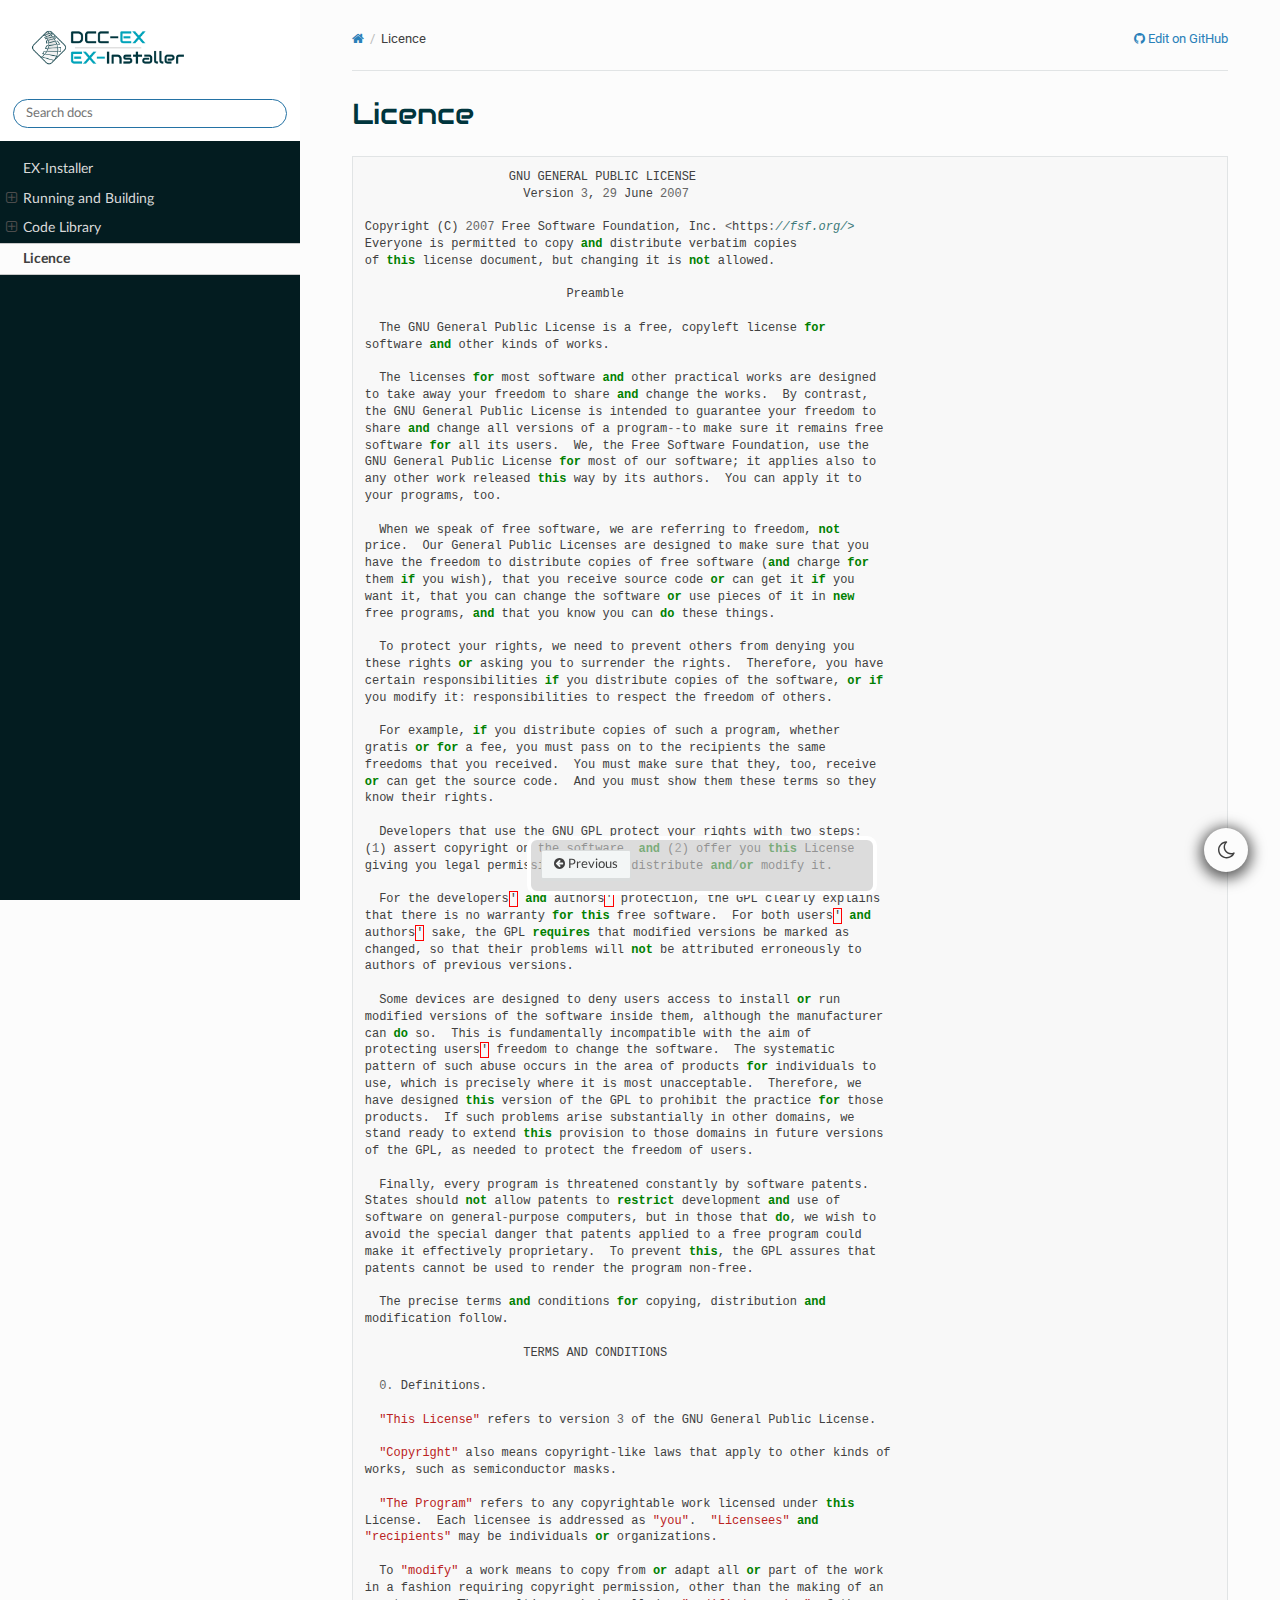
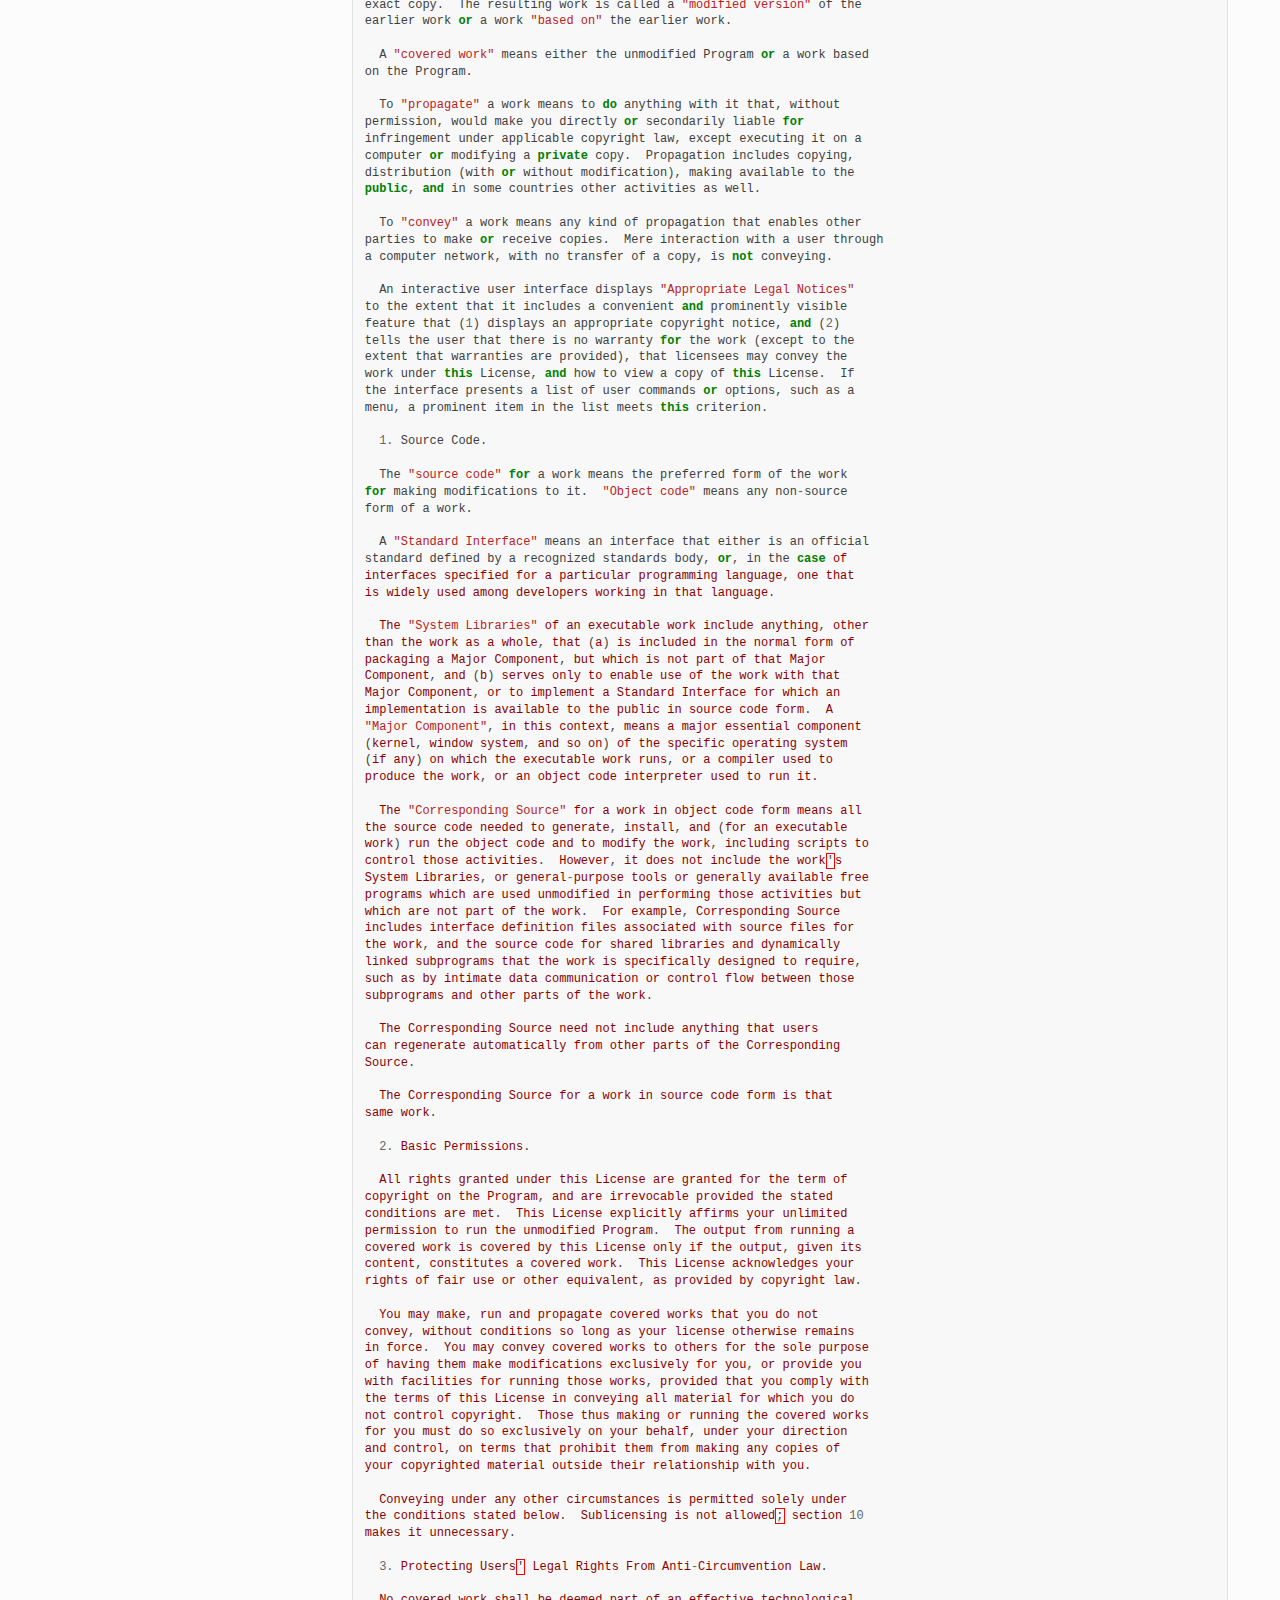
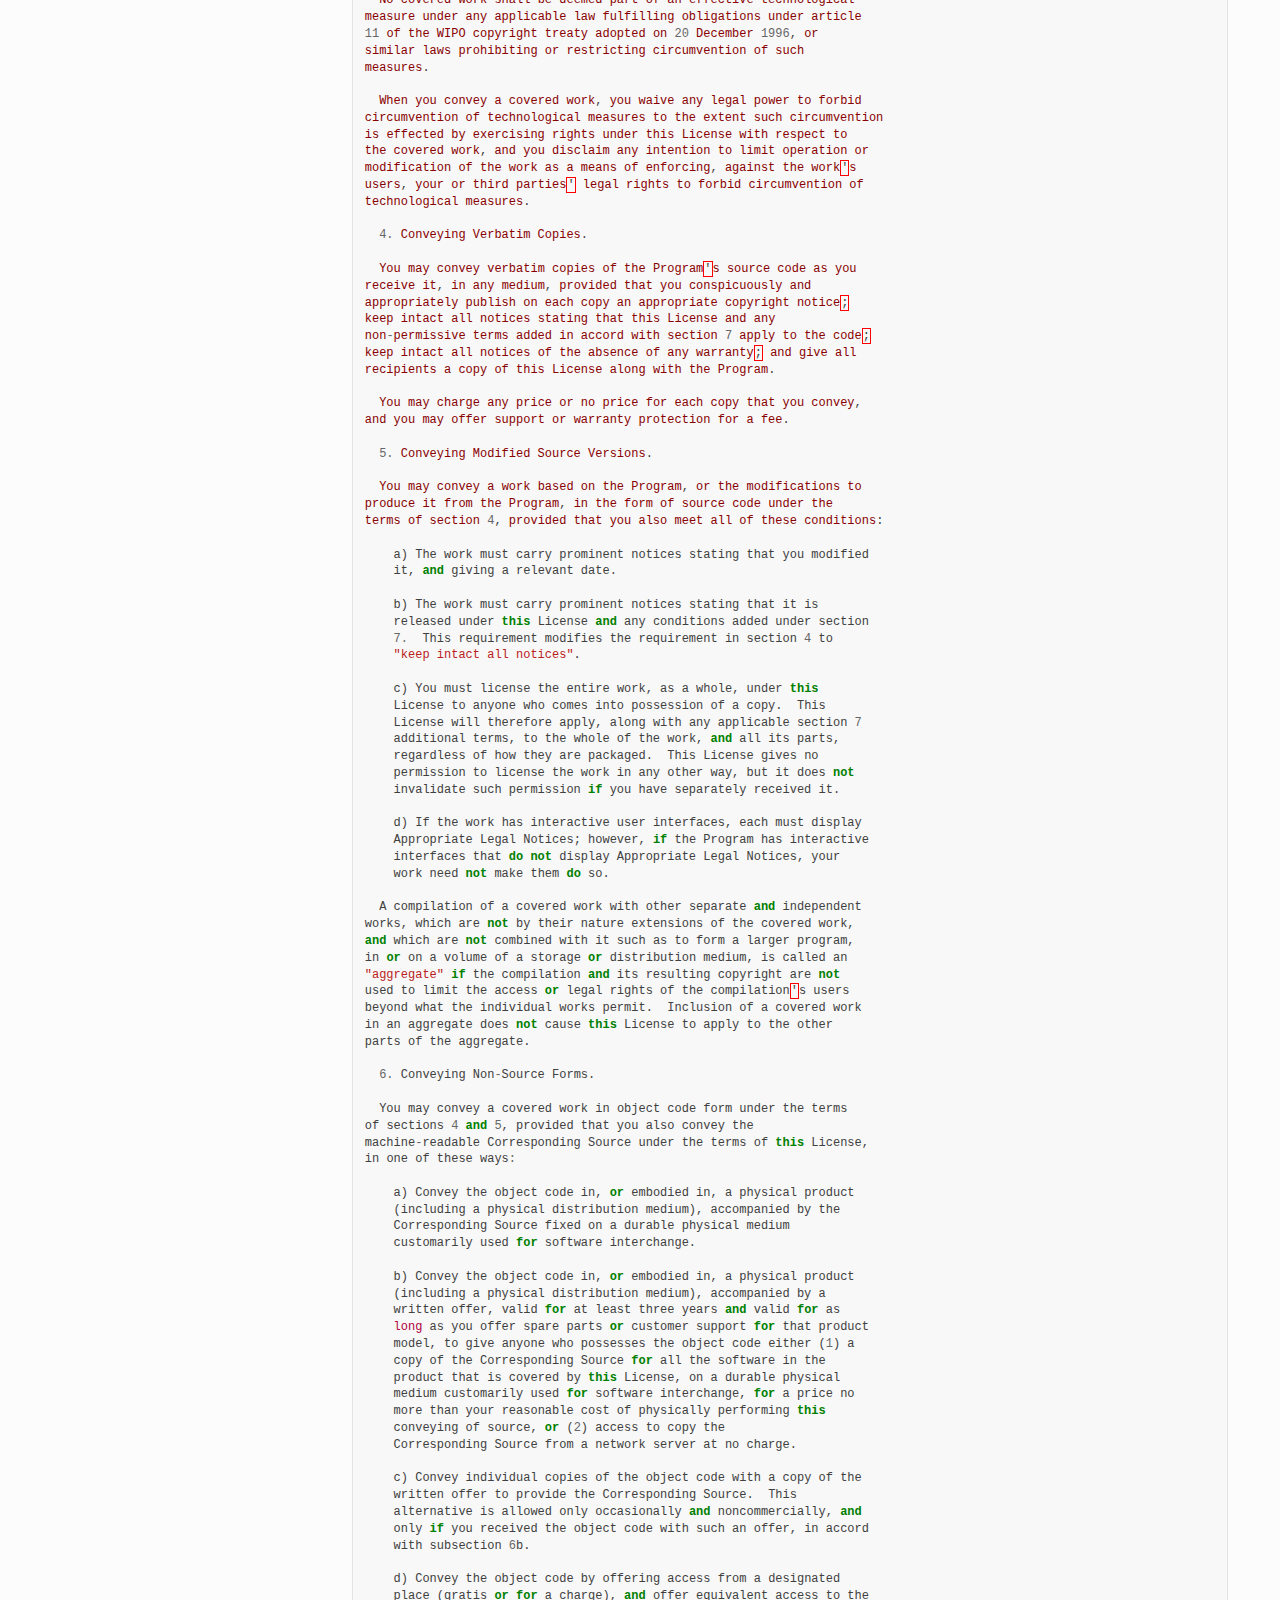
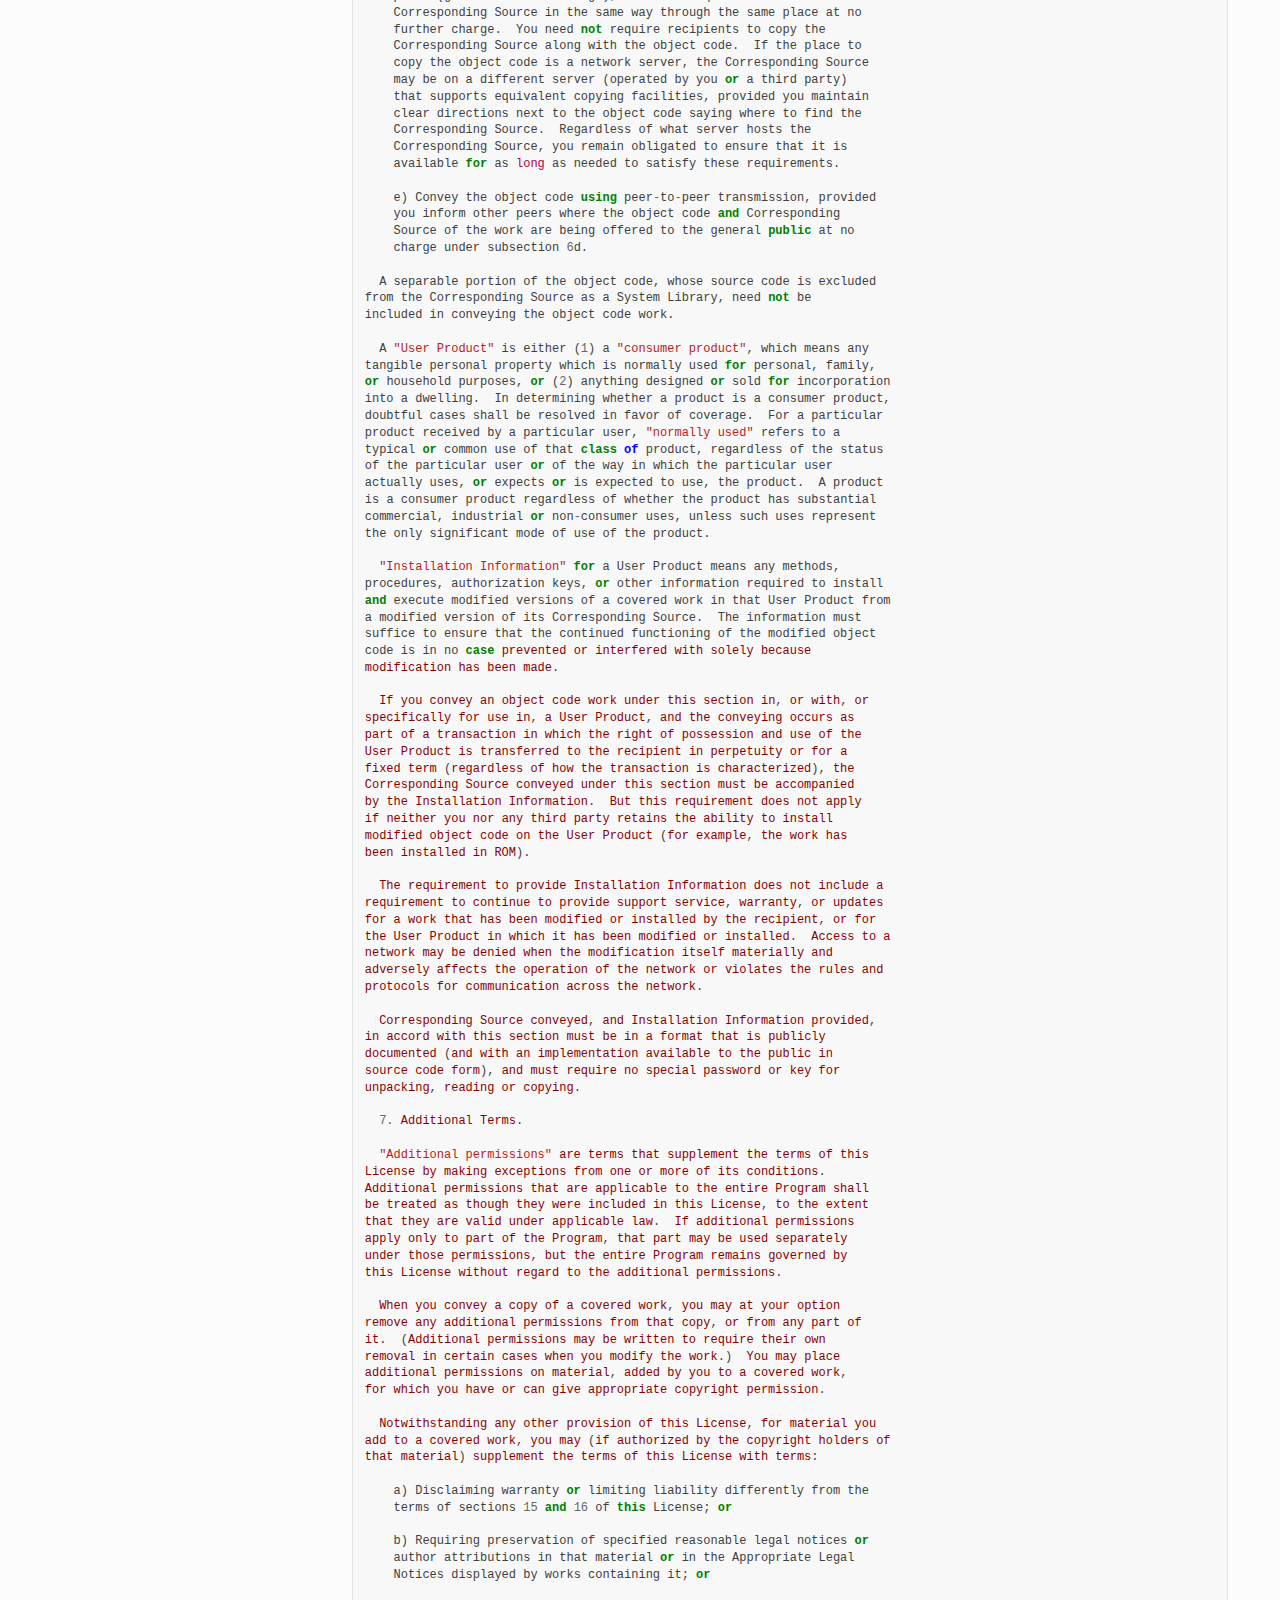
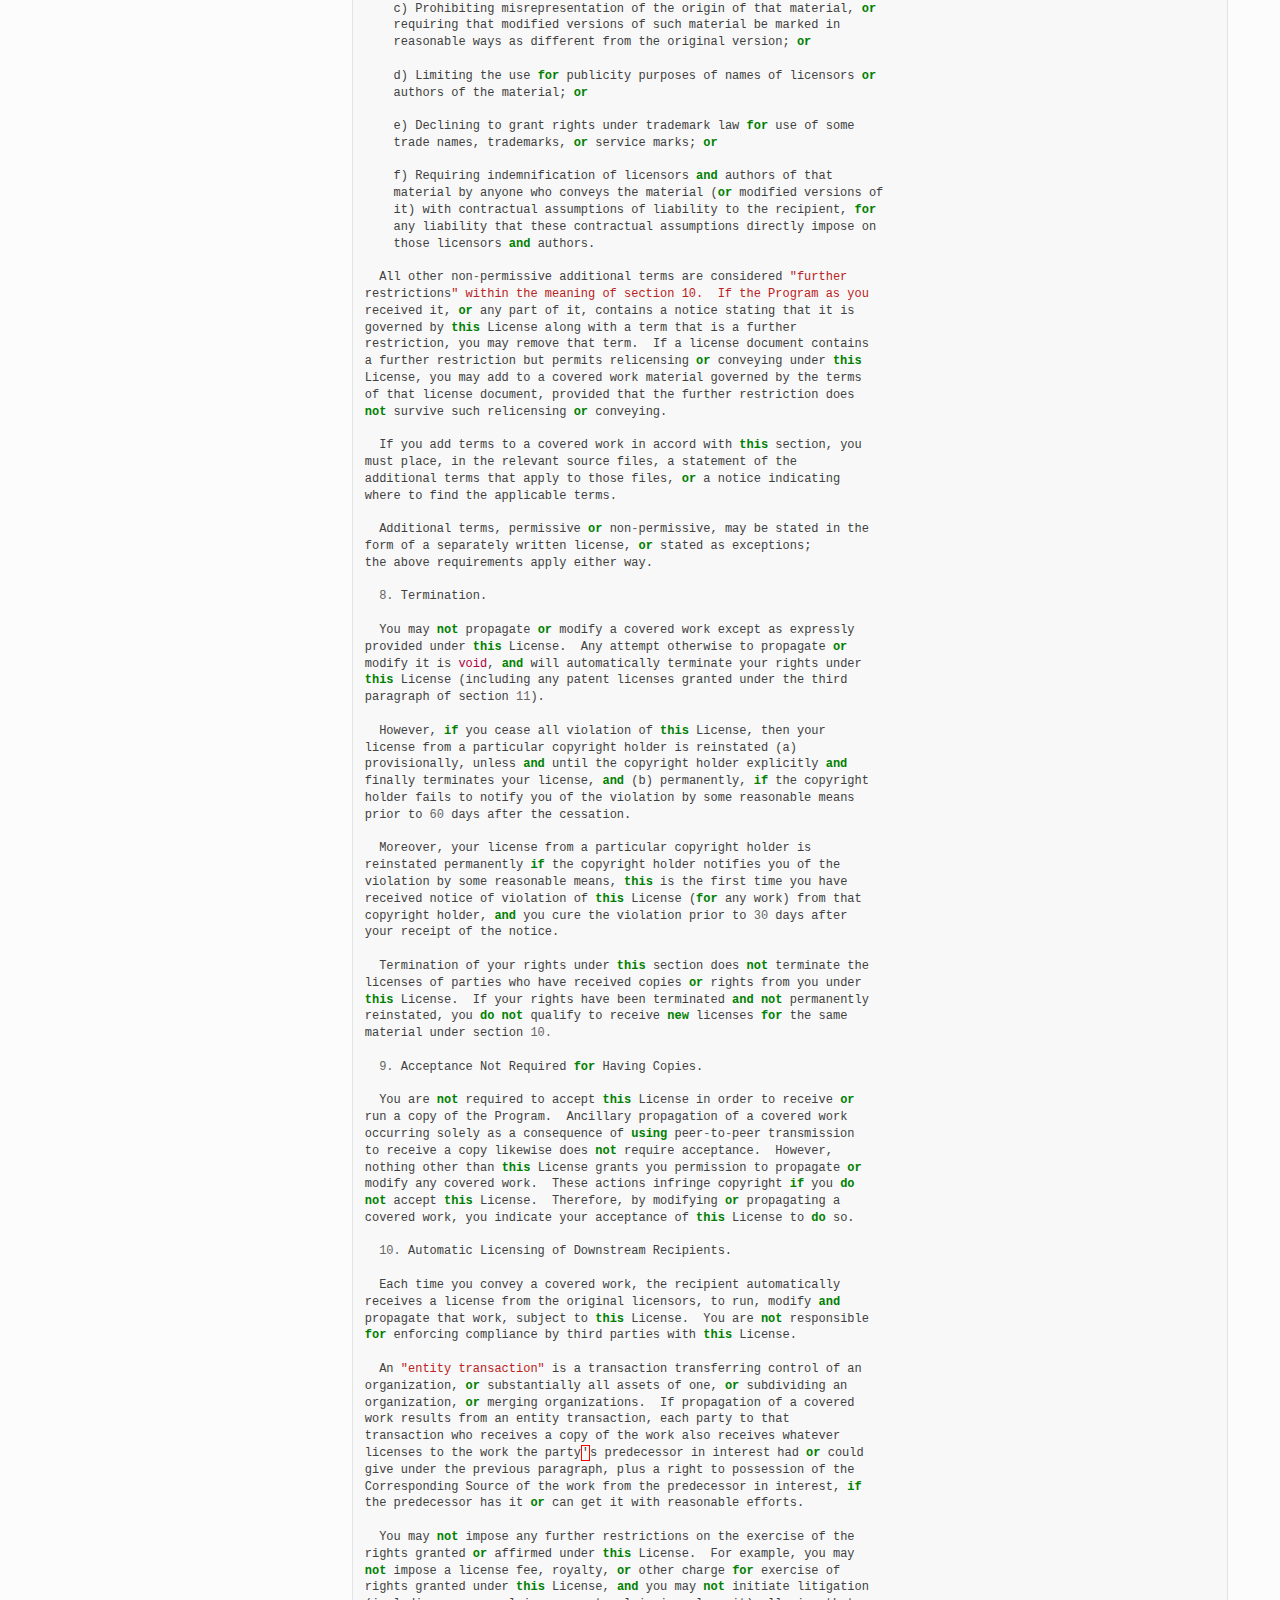
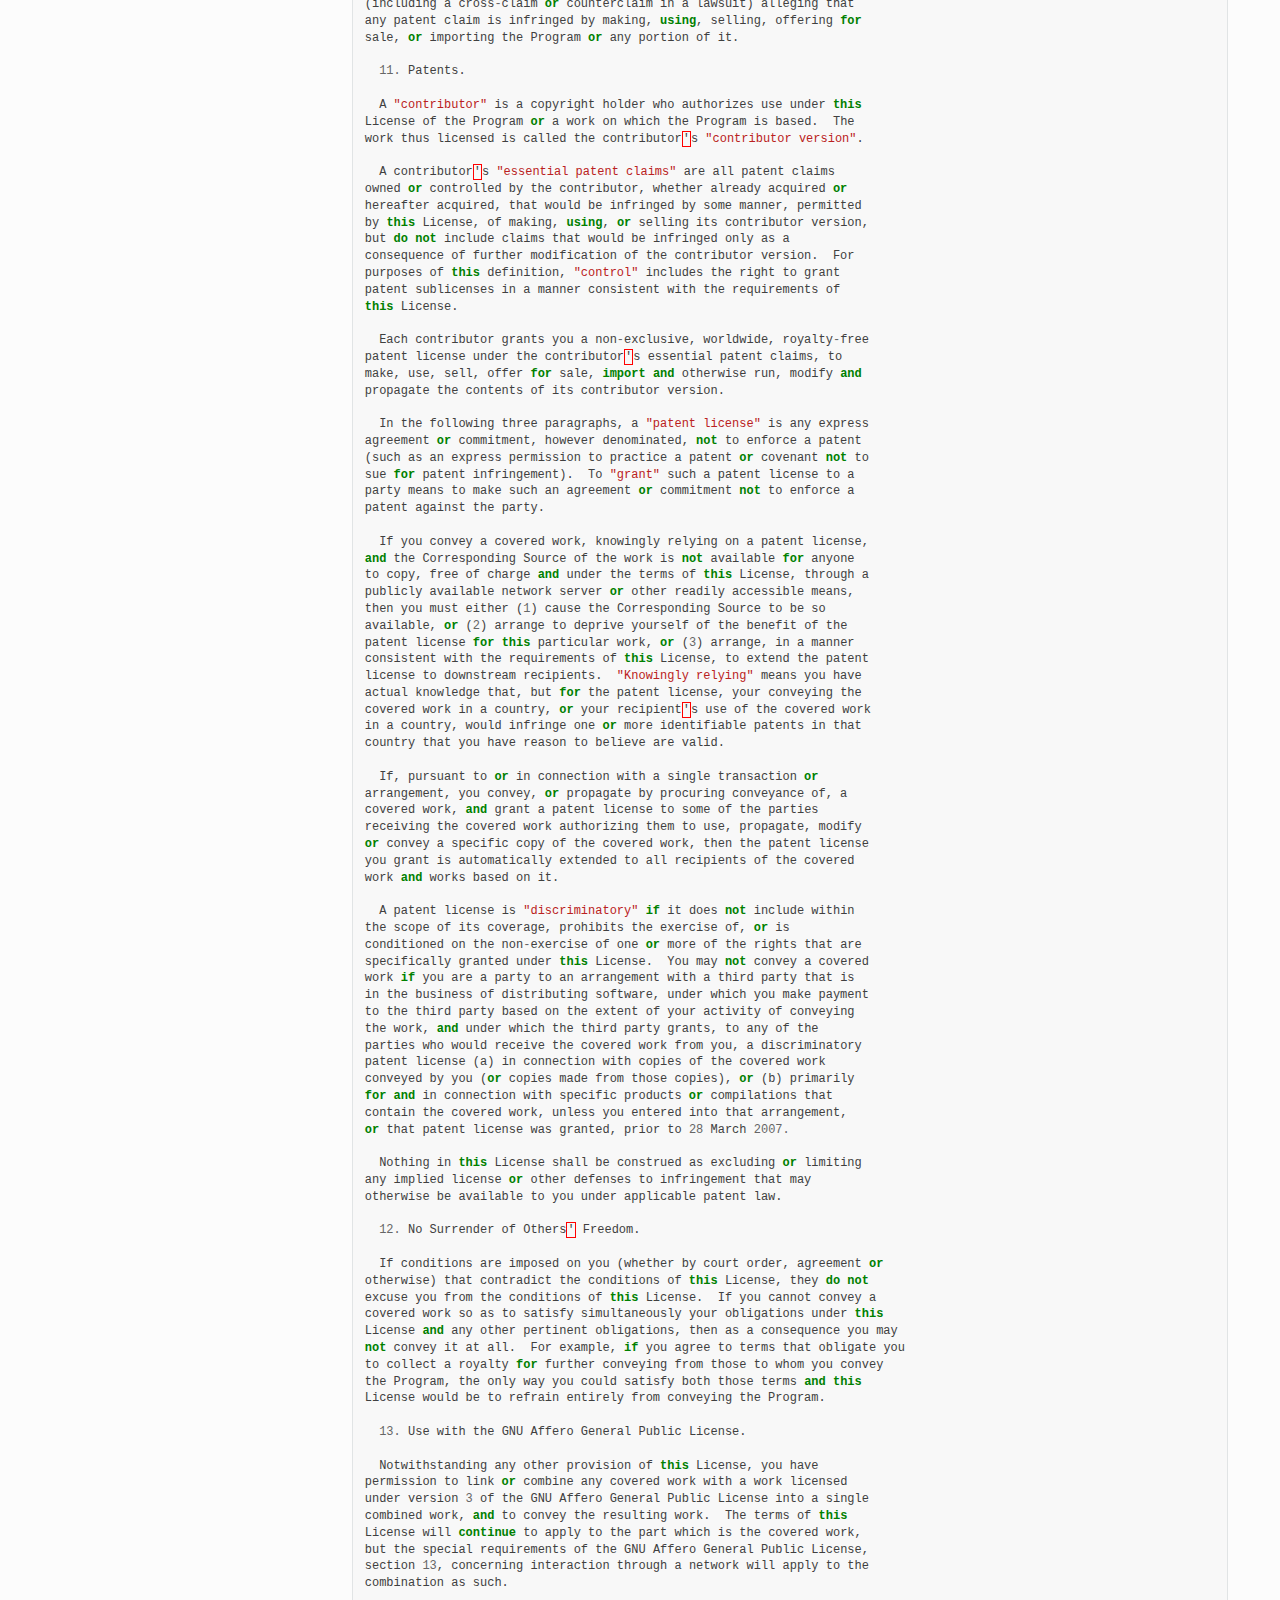
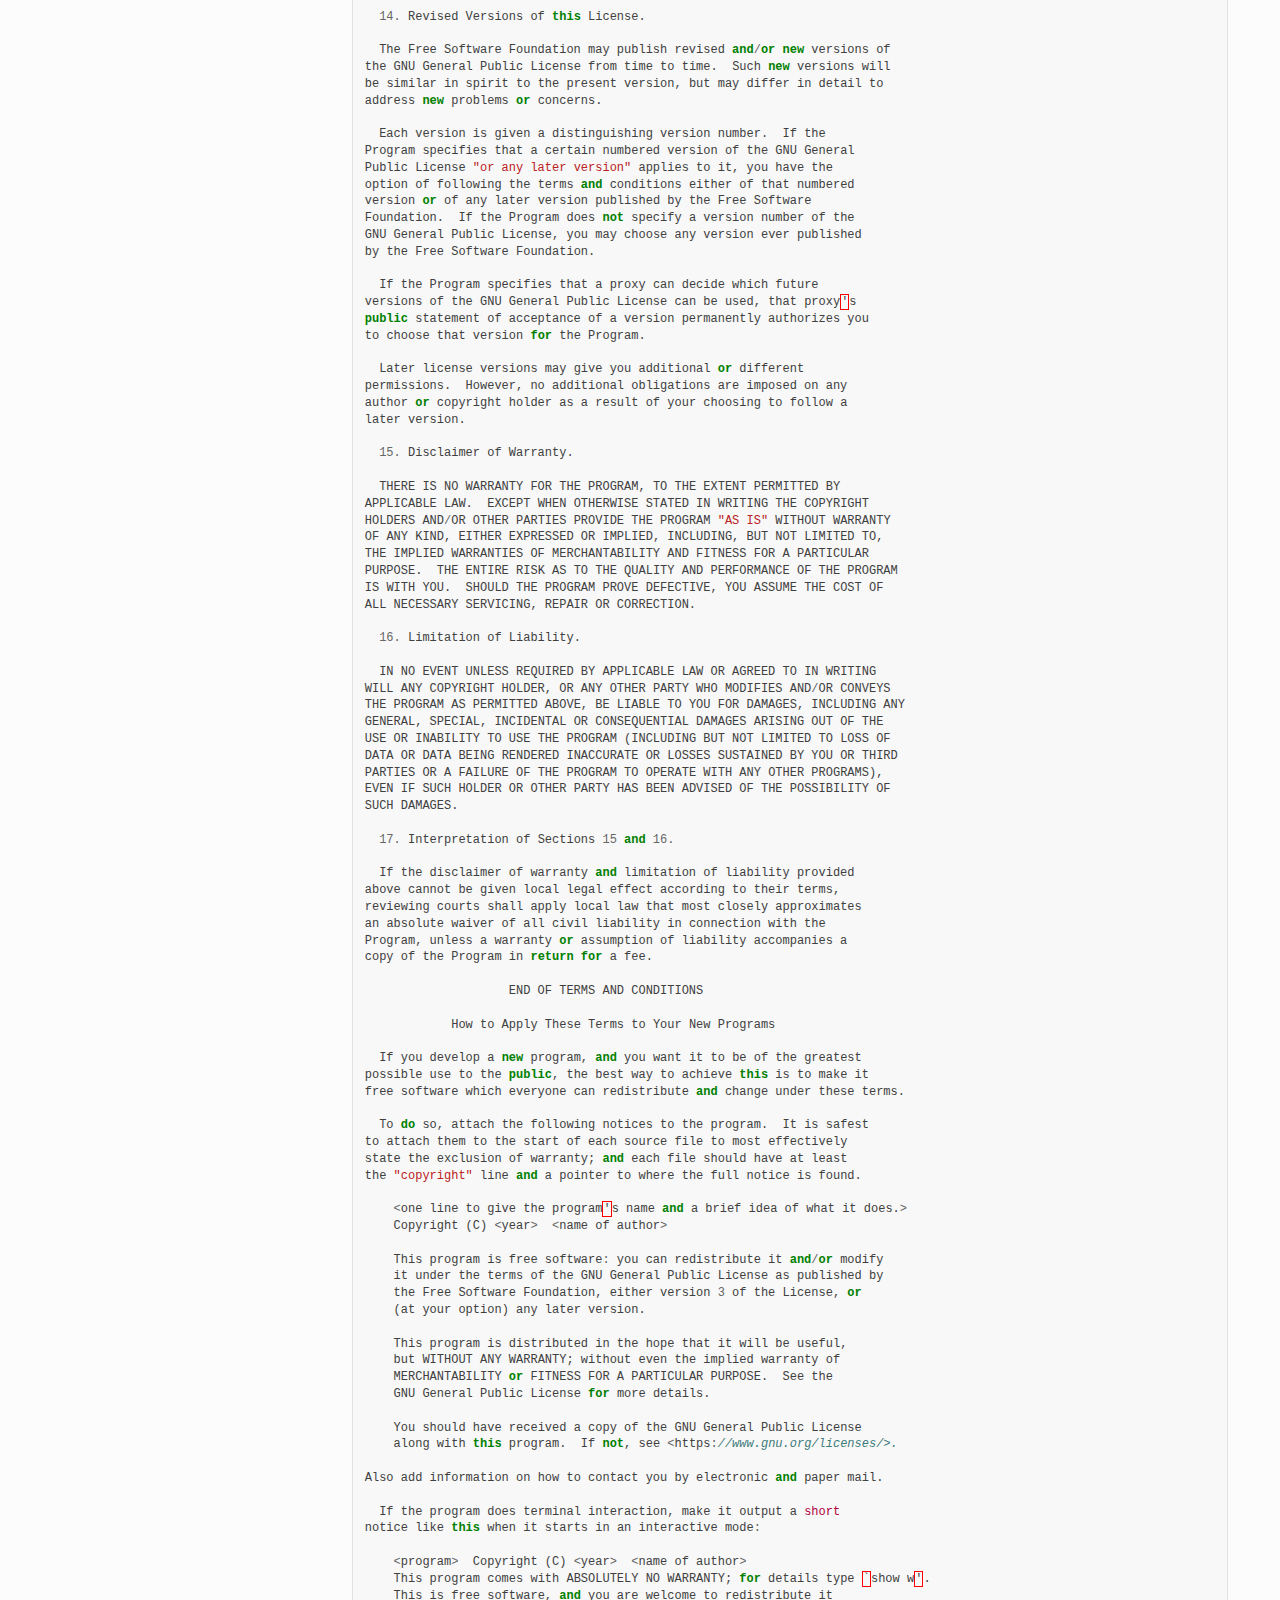
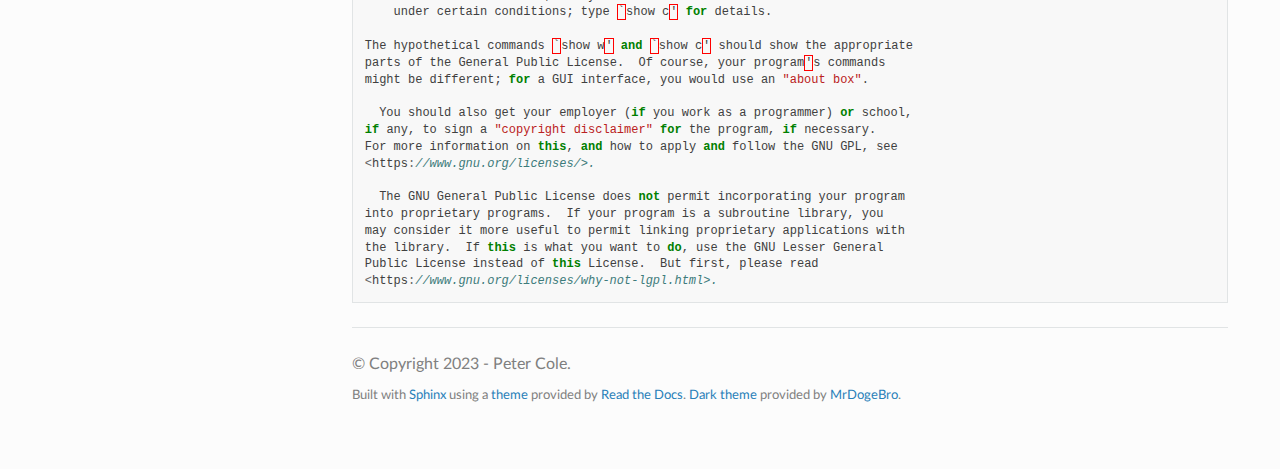
<file: licence.html>
<!DOCTYPE html>
<html class="writer-html5" lang="en" data-content_root="./">
<head>
  <meta charset="utf-8" /><meta name="viewport" content="width=device-width, initial-scale=1" />
<meta content="DCC-EX DCC DCC++ EX DCC++EX" name="keywords" />

  <meta name="viewport" content="width=device-width, initial-scale=1.0" />
  <title>Licence &mdash; EX-Installer  documentation</title>
      <link rel="stylesheet" type="text/css" href="_static/pygments.css?v=80d5e7a1" />
      <link rel="stylesheet" type="text/css" href="_static/css/theme.css?v=19f00094" />
      <link rel="stylesheet" type="text/css" href="_static/css/dccex_theme.css?v=fb6480e8" />
      <link rel="stylesheet" type="text/css" href="_static/css/sphinx_design_overrides.css?v=de8b2a37" />
      <link rel="stylesheet" type="text/css" href="_static/dark_mode_css/general.css?v=c0a7eb24" />
      <link rel="stylesheet" type="text/css" href="_static/dark_mode_css/dark.css?v=70edf1c7" />

  
    <link rel="shortcut icon" href="_static/favicon.ico"/>
    <link rel="canonical" href="https://dcc-ex.com/EX-Installer/licence.html" />
  <!--[if lt IE 9]>
    <script src="_static/js/html5shiv.min.js"></script>
  <![endif]-->
  
        <script src="_static/jquery.js?v=5d32c60e"></script>
        <script src="_static/_sphinx_javascript_frameworks_compat.js?v=2cd50e6c"></script>
        <script src="_static/documentation_options.js?v=5929fcd5"></script>
        <script src="_static/doctools.js?v=888ff710"></script>
        <script src="_static/sphinx_highlight.js?v=dc90522c"></script>
        <script src="_static/dark_mode_js/default_light.js?v=c2e647ce"></script>
        <script src="_static/dark_mode_js/theme_switcher.js?v=358d3910"></script>
    <script src="_static/js/theme.js"></script>
    <link rel="index" title="Index" href="genindex.html" />
    <link rel="search" title="Search" href="search.html" />
    <link rel="prev" title="Code Library" href="library.html" /> 
</head>

<body class="wy-body-for-nav"> 
  <div class="wy-grid-for-nav">
    <nav data-toggle="wy-nav-shift" class="wy-nav-side">
      <div class="wy-side-scroll">
        <div class="wy-side-nav-search"  style="background: white" >

          
          
          <a href="index.html">
            
              <img src="_static/product-logo-ex-installer.png" class="logo" alt="Logo"/>
          </a>
<div role="search">
  <form id="rtd-search-form" class="wy-form" action="search.html" method="get">
    <input type="text" name="q" placeholder="Search docs" aria-label="Search docs" />
    <input type="hidden" name="check_keywords" value="yes" />
    <input type="hidden" name="area" value="default" />
  </form>
</div>
        </div><div class="wy-menu wy-menu-vertical" data-spy="affix" role="navigation" aria-label="Navigation menu">
              <ul class="current">
<li class="toctree-l1"><a class="reference internal" href="index.html">EX-Installer</a></li>
<li class="toctree-l1"><a class="reference internal" href="running-and-building.html">Running and Building</a><ul>
<li class="toctree-l2"><a class="reference internal" href="running-and-building.html#running-ex-installer">Running EX-Installer</a></li>
<li class="toctree-l2"><a class="reference internal" href="running-and-building.html#versioning">Versioning</a></li>
<li class="toctree-l2"><a class="reference internal" href="running-and-building.html#how-to-build-binaries">How to build binaries</a><ul>
<li class="toctree-l3"><a class="reference internal" href="running-and-building.html#build-script">Build script</a></li>
<li class="toctree-l3"><a class="reference internal" href="running-and-building.html#building-manually">Building manually</a></li>
</ul>
</li>
</ul>
</li>
<li class="toctree-l1"><a class="reference internal" href="library.html">Code Library</a><ul>
<li class="toctree-l2"><a class="reference internal" href="library.html#welcome-welcome-py">Welcome (welcome.py)</a><ul>
<li class="toctree-l3"><a class="reference internal" href="library.html#ex_installer.welcome.Welcome"><code class="docutils literal notranslate"><span class="pre">Welcome</span></code></a><ul>
<li class="toctree-l4"><a class="reference internal" href="library.html#ex_installer.welcome.Welcome.set_text"><code class="docutils literal notranslate"><span class="pre">Welcome.set_text()</span></code></a></li>
</ul>
</li>
</ul>
</li>
<li class="toctree-l2"><a class="reference internal" href="library.html#ex-installer-ex-installer-py">EX-Installer (ex_installer.py)</a><ul>
<li class="toctree-l3"><a class="reference internal" href="library.html#ex_installer.ex_installer.EXInstaller"><code class="docutils literal notranslate"><span class="pre">EXInstaller</span></code></a><ul>
<li class="toctree-l4"><a class="reference internal" href="library.html#ex_installer.ex_installer.EXInstaller.about"><code class="docutils literal notranslate"><span class="pre">EXInstaller.about()</span></code></a></li>
<li class="toctree-l4"><a class="reference internal" href="library.html#ex_installer.ex_installer.EXInstaller.acli"><code class="docutils literal notranslate"><span class="pre">EXInstaller.acli</span></code></a></li>
<li class="toctree-l4"><a class="reference internal" href="library.html#ex_installer.ex_installer.EXInstaller.app_version"><code class="docutils literal notranslate"><span class="pre">EXInstaller.app_version</span></code></a></li>
<li class="toctree-l4"><a class="reference internal" href="library.html#ex_installer.ex_installer.EXInstaller.enable_fake_device"><code class="docutils literal notranslate"><span class="pre">EXInstaller.enable_fake_device()</span></code></a></li>
<li class="toctree-l4"><a class="reference internal" href="library.html#ex_installer.ex_installer.EXInstaller.exception_handler"><code class="docutils literal notranslate"><span class="pre">EXInstaller.exception_handler()</span></code></a></li>
<li class="toctree-l4"><a class="reference internal" href="library.html#ex_installer.ex_installer.EXInstaller.git"><code class="docutils literal notranslate"><span class="pre">EXInstaller.git</span></code></a></li>
<li class="toctree-l4"><a class="reference internal" href="library.html#ex_installer.ex_installer.EXInstaller.instructions"><code class="docutils literal notranslate"><span class="pre">EXInstaller.instructions()</span></code></a></li>
<li class="toctree-l4"><a class="reference internal" href="library.html#ex_installer.ex_installer.EXInstaller.news"><code class="docutils literal notranslate"><span class="pre">EXInstaller.news()</span></code></a></li>
<li class="toctree-l4"><a class="reference internal" href="library.html#ex_installer.ex_installer.EXInstaller.preferences"><code class="docutils literal notranslate"><span class="pre">EXInstaller.preferences</span></code></a></li>
<li class="toctree-l4"><a class="reference internal" href="library.html#ex_installer.ex_installer.EXInstaller.save_preference"><code class="docutils literal notranslate"><span class="pre">EXInstaller.save_preference()</span></code></a></li>
<li class="toctree-l4"><a class="reference internal" href="library.html#ex_installer.ex_installer.EXInstaller.set_scaling"><code class="docutils literal notranslate"><span class="pre">EXInstaller.set_scaling()</span></code></a></li>
<li class="toctree-l4"><a class="reference internal" href="library.html#ex_installer.ex_installer.EXInstaller.switch_view"><code class="docutils literal notranslate"><span class="pre">EXInstaller.switch_view()</span></code></a></li>
<li class="toctree-l4"><a class="reference internal" href="library.html#ex_installer.ex_installer.EXInstaller.toggle_debug"><code class="docutils literal notranslate"><span class="pre">EXInstaller.toggle_debug()</span></code></a></li>
<li class="toctree-l4"><a class="reference internal" href="library.html#ex_installer.ex_installer.EXInstaller.website"><code class="docutils literal notranslate"><span class="pre">EXInstaller.website()</span></code></a></li>
</ul>
</li>
</ul>
</li>
<li class="toctree-l2"><a class="reference internal" href="library.html#manage-arduino-cli-manage-arduino-cli-py">Manage Arduino CLI (manage_arduino_cli.py)</a><ul>
<li class="toctree-l3"><a class="reference internal" href="library.html#ex_installer.manage_arduino_cli.ManageArduinoCLI"><code class="docutils literal notranslate"><span class="pre">ManageArduinoCLI</span></code></a><ul>
<li class="toctree-l4"><a class="reference internal" href="library.html#ex_installer.manage_arduino_cli.ManageArduinoCLI._check_cli_version"><code class="docutils literal notranslate"><span class="pre">ManageArduinoCLI._check_cli_version()</span></code></a></li>
<li class="toctree-l4"><a class="reference internal" href="library.html#ex_installer.manage_arduino_cli.ManageArduinoCLI._delete_cli"><code class="docutils literal notranslate"><span class="pre">ManageArduinoCLI._delete_cli()</span></code></a></li>
<li class="toctree-l4"><a class="reference internal" href="library.html#ex_installer.manage_arduino_cli.ManageArduinoCLI._download_cli"><code class="docutils literal notranslate"><span class="pre">ManageArduinoCLI._download_cli()</span></code></a></li>
<li class="toctree-l4"><a class="reference internal" href="library.html#ex_installer.manage_arduino_cli.ManageArduinoCLI._extract_cli"><code class="docutils literal notranslate"><span class="pre">ManageArduinoCLI._extract_cli()</span></code></a></li>
<li class="toctree-l4"><a class="reference internal" href="library.html#ex_installer.manage_arduino_cli.ManageArduinoCLI._generate_check_cli"><code class="docutils literal notranslate"><span class="pre">ManageArduinoCLI._generate_check_cli()</span></code></a></li>
<li class="toctree-l4"><a class="reference internal" href="library.html#ex_installer.manage_arduino_cli.ManageArduinoCLI._generate_install_cli"><code class="docutils literal notranslate"><span class="pre">ManageArduinoCLI._generate_install_cli()</span></code></a></li>
<li class="toctree-l4"><a class="reference internal" href="library.html#ex_installer.manage_arduino_cli.ManageArduinoCLI._generate_refresh_cli"><code class="docutils literal notranslate"><span class="pre">ManageArduinoCLI._generate_refresh_cli()</span></code></a></li>
<li class="toctree-l4"><a class="reference internal" href="library.html#ex_installer.manage_arduino_cli.ManageArduinoCLI._get_installed_libraries"><code class="docutils literal notranslate"><span class="pre">ManageArduinoCLI._get_installed_libraries()</span></code></a></li>
<li class="toctree-l4"><a class="reference internal" href="library.html#ex_installer.manage_arduino_cli.ManageArduinoCLI._get_installed_platforms"><code class="docutils literal notranslate"><span class="pre">ManageArduinoCLI._get_installed_platforms()</span></code></a></li>
<li class="toctree-l4"><a class="reference internal" href="library.html#ex_installer.manage_arduino_cli.ManageArduinoCLI._get_library_install_count"><code class="docutils literal notranslate"><span class="pre">ManageArduinoCLI._get_library_install_count()</span></code></a></li>
<li class="toctree-l4"><a class="reference internal" href="library.html#ex_installer.manage_arduino_cli.ManageArduinoCLI._get_package_install_count"><code class="docutils literal notranslate"><span class="pre">ManageArduinoCLI._get_package_install_count()</span></code></a></li>
<li class="toctree-l4"><a class="reference internal" href="library.html#ex_installer.manage_arduino_cli.ManageArduinoCLI._init_cli"><code class="docutils literal notranslate"><span class="pre">ManageArduinoCLI._init_cli()</span></code></a></li>
<li class="toctree-l4"><a class="reference internal" href="library.html#ex_installer.manage_arduino_cli.ManageArduinoCLI._install_libraries"><code class="docutils literal notranslate"><span class="pre">ManageArduinoCLI._install_libraries()</span></code></a></li>
<li class="toctree-l4"><a class="reference internal" href="library.html#ex_installer.manage_arduino_cli.ManageArduinoCLI._install_packages"><code class="docutils literal notranslate"><span class="pre">ManageArduinoCLI._install_packages()</span></code></a></li>
<li class="toctree-l4"><a class="reference internal" href="library.html#ex_installer.manage_arduino_cli.ManageArduinoCLI._install_single_library"><code class="docutils literal notranslate"><span class="pre">ManageArduinoCLI._install_single_library()</span></code></a></li>
<li class="toctree-l4"><a class="reference internal" href="library.html#ex_installer.manage_arduino_cli.ManageArduinoCLI._install_single_package"><code class="docutils literal notranslate"><span class="pre">ManageArduinoCLI._install_single_package()</span></code></a></li>
<li class="toctree-l4"><a class="reference internal" href="library.html#ex_installer.manage_arduino_cli.ManageArduinoCLI._process_error"><code class="docutils literal notranslate"><span class="pre">ManageArduinoCLI._process_error()</span></code></a></li>
<li class="toctree-l4"><a class="reference internal" href="library.html#ex_installer.manage_arduino_cli.ManageArduinoCLI._process_finished"><code class="docutils literal notranslate"><span class="pre">ManageArduinoCLI._process_finished()</span></code></a></li>
<li class="toctree-l4"><a class="reference internal" href="library.html#ex_installer.manage_arduino_cli.ManageArduinoCLI._refresh_boards"><code class="docutils literal notranslate"><span class="pre">ManageArduinoCLI._refresh_boards()</span></code></a></li>
<li class="toctree-l4"><a class="reference internal" href="library.html#ex_installer.manage_arduino_cli.ManageArduinoCLI._update_core_index"><code class="docutils literal notranslate"><span class="pre">ManageArduinoCLI._update_core_index()</span></code></a></li>
<li class="toctree-l4"><a class="reference internal" href="library.html#ex_installer.manage_arduino_cli.ManageArduinoCLI.check_arduino_cli"><code class="docutils literal notranslate"><span class="pre">ManageArduinoCLI.check_arduino_cli()</span></code></a></li>
<li class="toctree-l4"><a class="reference internal" href="library.html#ex_installer.manage_arduino_cli.ManageArduinoCLI.install_instruction_text"><code class="docutils literal notranslate"><span class="pre">ManageArduinoCLI.install_instruction_text</span></code></a></li>
<li class="toctree-l4"><a class="reference internal" href="library.html#ex_installer.manage_arduino_cli.ManageArduinoCLI.installed_text"><code class="docutils literal notranslate"><span class="pre">ManageArduinoCLI.installed_text</span></code></a></li>
<li class="toctree-l4"><a class="reference internal" href="library.html#ex_installer.manage_arduino_cli.ManageArduinoCLI.intro_text"><code class="docutils literal notranslate"><span class="pre">ManageArduinoCLI.intro_text</span></code></a></li>
<li class="toctree-l4"><a class="reference internal" href="library.html#ex_installer.manage_arduino_cli.ManageArduinoCLI.manage_cli"><code class="docutils literal notranslate"><span class="pre">ManageArduinoCLI.manage_cli()</span></code></a></li>
<li class="toctree-l4"><a class="reference internal" href="library.html#ex_installer.manage_arduino_cli.ManageArduinoCLI.not_installed_text"><code class="docutils literal notranslate"><span class="pre">ManageArduinoCLI.not_installed_text</span></code></a></li>
<li class="toctree-l4"><a class="reference internal" href="library.html#ex_installer.manage_arduino_cli.ManageArduinoCLI.refresh_instruction_text"><code class="docutils literal notranslate"><span class="pre">ManageArduinoCLI.refresh_instruction_text</span></code></a></li>
<li class="toctree-l4"><a class="reference internal" href="library.html#ex_installer.manage_arduino_cli.ManageArduinoCLI.set_state"><code class="docutils literal notranslate"><span class="pre">ManageArduinoCLI.set_state()</span></code></a></li>
<li class="toctree-l4"><a class="reference internal" href="library.html#ex_installer.manage_arduino_cli.ManageArduinoCLI.update_package_list"><code class="docutils literal notranslate"><span class="pre">ManageArduinoCLI.update_package_list()</span></code></a></li>
</ul>
</li>
</ul>
</li>
<li class="toctree-l2"><a class="reference internal" href="library.html#select-device-select-device-py">Select Device (select_device.py)</a><ul>
<li class="toctree-l3"><a class="reference internal" href="library.html#ex_installer.select_device.SelectDevice"><code class="docutils literal notranslate"><span class="pre">SelectDevice</span></code></a><ul>
<li class="toctree-l4"><a class="reference internal" href="library.html#ex_installer.select_device.SelectDevice.get_port_description"><code class="docutils literal notranslate"><span class="pre">SelectDevice.get_port_description()</span></code></a></li>
<li class="toctree-l4"><a class="reference internal" href="library.html#ex_installer.select_device.SelectDevice.instruction_text"><code class="docutils literal notranslate"><span class="pre">SelectDevice.instruction_text</span></code></a></li>
<li class="toctree-l4"><a class="reference internal" href="library.html#ex_installer.select_device.SelectDevice.list_devices"><code class="docutils literal notranslate"><span class="pre">SelectDevice.list_devices()</span></code></a></li>
<li class="toctree-l4"><a class="reference internal" href="library.html#ex_installer.select_device.SelectDevice.select_device"><code class="docutils literal notranslate"><span class="pre">SelectDevice.select_device()</span></code></a></li>
<li class="toctree-l4"><a class="reference internal" href="library.html#ex_installer.select_device.SelectDevice.set_state"><code class="docutils literal notranslate"><span class="pre">SelectDevice.set_state()</span></code></a></li>
<li class="toctree-l4"><a class="reference internal" href="library.html#ex_installer.select_device.SelectDevice.update_board"><code class="docutils literal notranslate"><span class="pre">SelectDevice.update_board()</span></code></a></li>
</ul>
</li>
</ul>
</li>
<li class="toctree-l2"><a class="reference internal" href="library.html#select-product-select-product-py">Select Product (select_product.py)</a><ul>
<li class="toctree-l3"><a class="reference internal" href="library.html#ex_installer.select_product.SelectProduct"><code class="docutils literal notranslate"><span class="pre">SelectProduct</span></code></a><ul>
<li class="toctree-l4"><a class="reference internal" href="library.html#ex_installer.select_product.SelectProduct.check_product_device"><code class="docutils literal notranslate"><span class="pre">SelectProduct.check_product_device()</span></code></a></li>
</ul>
</li>
</ul>
</li>
<li class="toctree-l2"><a class="reference internal" href="library.html#serial-monitor-serial-monitor-py">Serial Monitor (serial_monitor.py)</a><ul>
<li class="toctree-l3"><a class="reference internal" href="library.html#ex_installer.serial_monitor.SerialMonitor"><code class="docutils literal notranslate"><span class="pre">SerialMonitor</span></code></a><ul>
<li class="toctree-l4"><a class="reference internal" href="library.html#ex_installer.serial_monitor.SerialMonitor.browse_log_dir"><code class="docutils literal notranslate"><span class="pre">SerialMonitor.browse_log_dir()</span></code></a></li>
<li class="toctree-l4"><a class="reference internal" href="library.html#ex_installer.serial_monitor.SerialMonitor.close_monitor"><code class="docutils literal notranslate"><span class="pre">SerialMonitor.close_monitor()</span></code></a></li>
<li class="toctree-l4"><a class="reference internal" href="library.html#ex_installer.serial_monitor.SerialMonitor.exception_handler"><code class="docutils literal notranslate"><span class="pre">SerialMonitor.exception_handler()</span></code></a></li>
<li class="toctree-l4"><a class="reference internal" href="library.html#ex_installer.serial_monitor.SerialMonitor.monitor"><code class="docutils literal notranslate"><span class="pre">SerialMonitor.monitor()</span></code></a></li>
<li class="toctree-l4"><a class="reference internal" href="library.html#ex_installer.serial_monitor.SerialMonitor.read_output"><code class="docutils literal notranslate"><span class="pre">SerialMonitor.read_output()</span></code></a></li>
<li class="toctree-l4"><a class="reference internal" href="library.html#ex_installer.serial_monitor.SerialMonitor.save_log_file"><code class="docutils literal notranslate"><span class="pre">SerialMonitor.save_log_file()</span></code></a></li>
<li class="toctree-l4"><a class="reference internal" href="library.html#ex_installer.serial_monitor.SerialMonitor.send_command"><code class="docutils literal notranslate"><span class="pre">SerialMonitor.send_command()</span></code></a></li>
<li class="toctree-l4"><a class="reference internal" href="library.html#ex_installer.serial_monitor.SerialMonitor.show_save_log_popup"><code class="docutils literal notranslate"><span class="pre">SerialMonitor.show_save_log_popup()</span></code></a></li>
<li class="toctree-l4"><a class="reference internal" href="library.html#ex_installer.serial_monitor.SerialMonitor.update_textbox"><code class="docutils literal notranslate"><span class="pre">SerialMonitor.update_textbox()</span></code></a></li>
</ul>
</li>
</ul>
</li>
<li class="toctree-l2"><a class="reference internal" href="library.html#ex-commandstation">EX-CommandStation</a><ul>
<li class="toctree-l3"><a class="reference internal" href="library.html#ex-commandstation-py">ex_commandstation.py</a><ul>
<li class="toctree-l4"><a class="reference internal" href="library.html#ex_installer.ex_commandstation.EXCommandStation"><code class="docutils literal notranslate"><span class="pre">EXCommandStation</span></code></a><ul>
<li class="toctree-l5"><a class="reference internal" href="library.html#ex_installer.ex_commandstation.EXCommandStation.check_invalid_wifi_password"><code class="docutils literal notranslate"><span class="pre">EXCommandStation.check_invalid_wifi_password()</span></code></a></li>
<li class="toctree-l5"><a class="reference internal" href="library.html#ex_installer.ex_commandstation.EXCommandStation.check_motor_driver"><code class="docutils literal notranslate"><span class="pre">EXCommandStation.check_motor_driver()</span></code></a></li>
<li class="toctree-l5"><a class="reference internal" href="library.html#ex_installer.ex_commandstation.EXCommandStation.check_selected_device"><code class="docutils literal notranslate"><span class="pre">EXCommandStation.check_selected_device()</span></code></a></li>
<li class="toctree-l5"><a class="reference internal" href="library.html#ex_installer.ex_commandstation.EXCommandStation.create_config_files"><code class="docutils literal notranslate"><span class="pre">EXCommandStation.create_config_files()</span></code></a></li>
<li class="toctree-l5"><a class="reference internal" href="library.html#ex_installer.ex_commandstation.EXCommandStation.current_override"><code class="docutils literal notranslate"><span class="pre">EXCommandStation.current_override()</span></code></a></li>
<li class="toctree-l5"><a class="reference internal" href="library.html#ex_installer.ex_commandstation.EXCommandStation.decrement_channel"><code class="docutils literal notranslate"><span class="pre">EXCommandStation.decrement_channel()</span></code></a></li>
<li class="toctree-l5"><a class="reference internal" href="library.html#ex_installer.ex_commandstation.EXCommandStation.default_config_options"><code class="docutils literal notranslate"><span class="pre">EXCommandStation.default_config_options</span></code></a></li>
<li class="toctree-l5"><a class="reference internal" href="library.html#ex_installer.ex_commandstation.EXCommandStation.default_myAutomation_options"><code class="docutils literal notranslate"><span class="pre">EXCommandStation.default_myAutomation_options</span></code></a></li>
<li class="toctree-l5"><a class="reference internal" href="library.html#ex_installer.ex_commandstation.EXCommandStation.delete_config_files"><code class="docutils literal notranslate"><span class="pre">EXCommandStation.delete_config_files()</span></code></a></li>
<li class="toctree-l5"><a class="reference internal" href="library.html#ex_installer.ex_commandstation.EXCommandStation.display_config_screen"><code class="docutils literal notranslate"><span class="pre">EXCommandStation.display_config_screen()</span></code></a></li>
<li class="toctree-l5"><a class="reference internal" href="library.html#ex_installer.ex_commandstation.EXCommandStation.generate_config"><code class="docutils literal notranslate"><span class="pre">EXCommandStation.generate_config()</span></code></a></li>
<li class="toctree-l5"><a class="reference internal" href="library.html#ex_installer.ex_commandstation.EXCommandStation.generate_myAutomation"><code class="docutils literal notranslate"><span class="pre">EXCommandStation.generate_myAutomation()</span></code></a></li>
<li class="toctree-l5"><a class="reference internal" href="library.html#ex_installer.ex_commandstation.EXCommandStation.get_motor_drivers"><code class="docutils literal notranslate"><span class="pre">EXCommandStation.get_motor_drivers()</span></code></a></li>
<li class="toctree-l5"><a class="reference internal" href="library.html#ex_installer.ex_commandstation.EXCommandStation.hardware_text"><code class="docutils literal notranslate"><span class="pre">EXCommandStation.hardware_text</span></code></a></li>
<li class="toctree-l5"><a class="reference internal" href="library.html#ex_installer.ex_commandstation.EXCommandStation.increment_channel"><code class="docutils literal notranslate"><span class="pre">EXCommandStation.increment_channel()</span></code></a></li>
<li class="toctree-l5"><a class="reference internal" href="library.html#ex_installer.ex_commandstation.EXCommandStation.remove_all_dccex_motor_drivers"><code class="docutils literal notranslate"><span class="pre">EXCommandStation.remove_all_dccex_motor_drivers()</span></code></a></li>
<li class="toctree-l5"><a class="reference internal" href="library.html#ex_installer.ex_commandstation.EXCommandStation.restrict_dccex_motor_drivers"><code class="docutils literal notranslate"><span class="pre">EXCommandStation.restrict_dccex_motor_drivers()</span></code></a></li>
<li class="toctree-l5"><a class="reference internal" href="library.html#ex_installer.ex_commandstation.EXCommandStation.set_a_mode"><code class="docutils literal notranslate"><span class="pre">EXCommandStation.set_a_mode()</span></code></a></li>
<li class="toctree-l5"><a class="reference internal" href="library.html#ex_installer.ex_commandstation.EXCommandStation.set_advanced_config"><code class="docutils literal notranslate"><span class="pre">EXCommandStation.set_advanced_config()</span></code></a></li>
<li class="toctree-l5"><a class="reference internal" href="library.html#ex_installer.ex_commandstation.EXCommandStation.set_b_mode"><code class="docutils literal notranslate"><span class="pre">EXCommandStation.set_b_mode()</span></code></a></li>
<li class="toctree-l5"><a class="reference internal" href="library.html#ex_installer.ex_commandstation.EXCommandStation.set_display"><code class="docutils literal notranslate"><span class="pre">EXCommandStation.set_display()</span></code></a></li>
<li class="toctree-l5"><a class="reference internal" href="library.html#ex_installer.ex_commandstation.EXCommandStation.set_ethernet"><code class="docutils literal notranslate"><span class="pre">EXCommandStation.set_ethernet()</span></code></a></li>
<li class="toctree-l5"><a class="reference internal" href="library.html#ex_installer.ex_commandstation.EXCommandStation.set_product_version"><code class="docutils literal notranslate"><span class="pre">EXCommandStation.set_product_version()</span></code></a></li>
<li class="toctree-l5"><a class="reference internal" href="library.html#ex_installer.ex_commandstation.EXCommandStation.set_track_modes"><code class="docutils literal notranslate"><span class="pre">EXCommandStation.set_track_modes()</span></code></a></li>
<li class="toctree-l5"><a class="reference internal" href="library.html#ex_installer.ex_commandstation.EXCommandStation.set_wifi"><code class="docutils literal notranslate"><span class="pre">EXCommandStation.set_wifi()</span></code></a></li>
<li class="toctree-l5"><a class="reference internal" href="library.html#ex_installer.ex_commandstation.EXCommandStation.set_wifi_widgets"><code class="docutils literal notranslate"><span class="pre">EXCommandStation.set_wifi_widgets()</span></code></a></li>
<li class="toctree-l5"><a class="reference internal" href="library.html#ex_installer.ex_commandstation.EXCommandStation.setup_config_frame"><code class="docutils literal notranslate"><span class="pre">EXCommandStation.setup_config_frame()</span></code></a></li>
<li class="toctree-l5"><a class="reference internal" href="library.html#ex_installer.ex_commandstation.EXCommandStation.supported_displays"><code class="docutils literal notranslate"><span class="pre">EXCommandStation.supported_displays</span></code></a></li>
<li class="toctree-l5"><a class="reference internal" href="library.html#ex_installer.ex_commandstation.EXCommandStation.trackmanager_modes"><code class="docutils literal notranslate"><span class="pre">EXCommandStation.trackmanager_modes</span></code></a></li>
</ul>
</li>
</ul>
</li>
<li class="toctree-l3"><a class="reference internal" href="library.html#select-version-select-version-config-py">Select Version (select_version_config.py)</a><ul>
<li class="toctree-l4"><a class="reference internal" href="library.html#ex_installer.select_version_config.SelectVersionConfig"><code class="docutils literal notranslate"><span class="pre">SelectVersionConfig</span></code></a><ul>
<li class="toctree-l5"><a class="reference internal" href="library.html#ex_installer.select_version_config.SelectVersionConfig.browse_configdir"><code class="docutils literal notranslate"><span class="pre">SelectVersionConfig.browse_configdir()</span></code></a></li>
<li class="toctree-l5"><a class="reference internal" href="library.html#ex_installer.select_version_config.SelectVersionConfig.copy_config_files"><code class="docutils literal notranslate"><span class="pre">SelectVersionConfig.copy_config_files()</span></code></a></li>
<li class="toctree-l5"><a class="reference internal" href="library.html#ex_installer.select_version_config.SelectVersionConfig.delete_config_files"><code class="docutils literal notranslate"><span class="pre">SelectVersionConfig.delete_config_files()</span></code></a></li>
<li class="toctree-l5"><a class="reference internal" href="library.html#ex_installer.select_version_config.SelectVersionConfig.resolve_local_changes"><code class="docutils literal notranslate"><span class="pre">SelectVersionConfig.resolve_local_changes()</span></code></a></li>
<li class="toctree-l5"><a class="reference internal" href="library.html#ex_installer.select_version_config.SelectVersionConfig.set_next_config"><code class="docutils literal notranslate"><span class="pre">SelectVersionConfig.set_next_config()</span></code></a></li>
<li class="toctree-l5"><a class="reference internal" href="library.html#ex_installer.select_version_config.SelectVersionConfig.set_product"><code class="docutils literal notranslate"><span class="pre">SelectVersionConfig.set_product()</span></code></a></li>
<li class="toctree-l5"><a class="reference internal" href="library.html#ex_installer.select_version_config.SelectVersionConfig.set_select_version"><code class="docutils literal notranslate"><span class="pre">SelectVersionConfig.set_select_version()</span></code></a></li>
<li class="toctree-l5"><a class="reference internal" href="library.html#ex_installer.select_version_config.SelectVersionConfig.set_version"><code class="docutils literal notranslate"><span class="pre">SelectVersionConfig.set_version()</span></code></a></li>
<li class="toctree-l5"><a class="reference internal" href="library.html#ex_installer.select_version_config.SelectVersionConfig.set_versions"><code class="docutils literal notranslate"><span class="pre">SelectVersionConfig.set_versions()</span></code></a></li>
<li class="toctree-l5"><a class="reference internal" href="library.html#ex_installer.select_version_config.SelectVersionConfig.setup_local_repo"><code class="docutils literal notranslate"><span class="pre">SelectVersionConfig.setup_local_repo()</span></code></a></li>
<li class="toctree-l5"><a class="reference internal" href="library.html#ex_installer.select_version_config.SelectVersionConfig.setup_version_frame"><code class="docutils literal notranslate"><span class="pre">SelectVersionConfig.setup_version_frame()</span></code></a></li>
<li class="toctree-l5"><a class="reference internal" href="library.html#ex_installer.select_version_config.SelectVersionConfig.validate_config_dir"><code class="docutils literal notranslate"><span class="pre">SelectVersionConfig.validate_config_dir()</span></code></a></li>
<li class="toctree-l5"><a class="reference internal" href="library.html#ex_installer.select_version_config.SelectVersionConfig.version_text"><code class="docutils literal notranslate"><span class="pre">SelectVersionConfig.version_text</span></code></a></li>
</ul>
</li>
</ul>
</li>
<li class="toctree-l3"><a class="reference internal" href="library.html#advanced-config-advanced-config-py">Advanced Config (advanced_config.py)</a><ul>
<li class="toctree-l4"><a class="reference internal" href="library.html#ex_installer.advanced_config.AdvancedConfig"><code class="docutils literal notranslate"><span class="pre">AdvancedConfig</span></code></a><ul>
<li class="toctree-l5"><a class="reference internal" href="library.html#ex_installer.advanced_config.AdvancedConfig.reload_view"><code class="docutils literal notranslate"><span class="pre">AdvancedConfig.reload_view()</span></code></a></li>
<li class="toctree-l5"><a class="reference internal" href="library.html#ex_installer.advanced_config.AdvancedConfig.save_config_files"><code class="docutils literal notranslate"><span class="pre">AdvancedConfig.save_config_files()</span></code></a></li>
<li class="toctree-l5"><a class="reference internal" href="library.html#ex_installer.advanced_config.AdvancedConfig.set_product"><code class="docutils literal notranslate"><span class="pre">AdvancedConfig.set_product()</span></code></a></li>
</ul>
</li>
</ul>
</li>
</ul>
</li>
<li class="toctree-l2"><a class="reference internal" href="library.html#ex-ioexpander-ex-ioexpander-py">EX-IOExpander (ex_ioexpander.py)</a><ul>
<li class="toctree-l3"><a class="reference internal" href="library.html#ex_installer.ex_ioexpander.EXIOExpander"><code class="docutils literal notranslate"><span class="pre">EXIOExpander</span></code></a><ul>
<li class="toctree-l4"><a class="reference internal" href="library.html#ex_installer.ex_ioexpander.EXIOExpander.decrement_address"><code class="docutils literal notranslate"><span class="pre">EXIOExpander.decrement_address()</span></code></a></li>
<li class="toctree-l4"><a class="reference internal" href="library.html#ex_installer.ex_ioexpander.EXIOExpander.diag_test_options"><code class="docutils literal notranslate"><span class="pre">EXIOExpander.diag_test_options()</span></code></a></li>
<li class="toctree-l4"><a class="reference internal" href="library.html#ex_installer.ex_ioexpander.EXIOExpander.generate_config"><code class="docutils literal notranslate"><span class="pre">EXIOExpander.generate_config()</span></code></a></li>
<li class="toctree-l4"><a class="reference internal" href="library.html#ex_installer.ex_ioexpander.EXIOExpander.increment_address"><code class="docutils literal notranslate"><span class="pre">EXIOExpander.increment_address()</span></code></a></li>
<li class="toctree-l4"><a class="reference internal" href="library.html#ex_installer.ex_ioexpander.EXIOExpander.set_one_test"><code class="docutils literal notranslate"><span class="pre">EXIOExpander.set_one_test()</span></code></a></li>
<li class="toctree-l4"><a class="reference internal" href="library.html#ex_installer.ex_ioexpander.EXIOExpander.set_product_version"><code class="docutils literal notranslate"><span class="pre">EXIOExpander.set_product_version()</span></code></a></li>
<li class="toctree-l4"><a class="reference internal" href="library.html#ex_installer.ex_ioexpander.EXIOExpander.setup_config_frame"><code class="docutils literal notranslate"><span class="pre">EXIOExpander.setup_config_frame()</span></code></a></li>
<li class="toctree-l4"><a class="reference internal" href="library.html#ex_installer.ex_ioexpander.EXIOExpander.validate_i2c_address"><code class="docutils literal notranslate"><span class="pre">EXIOExpander.validate_i2c_address()</span></code></a></li>
</ul>
</li>
</ul>
</li>
<li class="toctree-l2"><a class="reference internal" href="library.html#ex-turntable-ex-turntable-py">EX-Turntable (ex_turntable.py)</a><ul>
<li class="toctree-l3"><a class="reference internal" href="library.html#ex_installer.ex_turntable.EXTurntable"><code class="docutils literal notranslate"><span class="pre">EXTurntable</span></code></a><ul>
<li class="toctree-l4"><a class="reference internal" href="library.html#ex_installer.ex_turntable.EXTurntable.check_stepper"><code class="docutils literal notranslate"><span class="pre">EXTurntable.check_stepper()</span></code></a></li>
<li class="toctree-l4"><a class="reference internal" href="library.html#ex_installer.ex_turntable.EXTurntable.decrement_address"><code class="docutils literal notranslate"><span class="pre">EXTurntable.decrement_address()</span></code></a></li>
<li class="toctree-l4"><a class="reference internal" href="library.html#ex_installer.ex_turntable.EXTurntable.generate_config"><code class="docutils literal notranslate"><span class="pre">EXTurntable.generate_config()</span></code></a></li>
<li class="toctree-l4"><a class="reference internal" href="library.html#ex_installer.ex_turntable.EXTurntable.get_steppers"><code class="docutils literal notranslate"><span class="pre">EXTurntable.get_steppers()</span></code></a></li>
<li class="toctree-l4"><a class="reference internal" href="library.html#ex_installer.ex_turntable.EXTurntable.increment_address"><code class="docutils literal notranslate"><span class="pre">EXTurntable.increment_address()</span></code></a></li>
<li class="toctree-l4"><a class="reference internal" href="library.html#ex_installer.ex_turntable.EXTurntable.set_advanced_config"><code class="docutils literal notranslate"><span class="pre">EXTurntable.set_advanced_config()</span></code></a></li>
<li class="toctree-l4"><a class="reference internal" href="library.html#ex_installer.ex_turntable.EXTurntable.set_forward_only"><code class="docutils literal notranslate"><span class="pre">EXTurntable.set_forward_only()</span></code></a></li>
<li class="toctree-l4"><a class="reference internal" href="library.html#ex_installer.ex_turntable.EXTurntable.set_home"><code class="docutils literal notranslate"><span class="pre">EXTurntable.set_home()</span></code></a></li>
<li class="toctree-l4"><a class="reference internal" href="library.html#ex_installer.ex_turntable.EXTurntable.set_limit"><code class="docutils literal notranslate"><span class="pre">EXTurntable.set_limit()</span></code></a></li>
<li class="toctree-l4"><a class="reference internal" href="library.html#ex_installer.ex_turntable.EXTurntable.set_mode"><code class="docutils literal notranslate"><span class="pre">EXTurntable.set_mode()</span></code></a></li>
<li class="toctree-l4"><a class="reference internal" href="library.html#ex_installer.ex_turntable.EXTurntable.set_phase_switching"><code class="docutils literal notranslate"><span class="pre">EXTurntable.set_phase_switching()</span></code></a></li>
<li class="toctree-l4"><a class="reference internal" href="library.html#ex_installer.ex_turntable.EXTurntable.set_product_version"><code class="docutils literal notranslate"><span class="pre">EXTurntable.set_product_version()</span></code></a></li>
<li class="toctree-l4"><a class="reference internal" href="library.html#ex_installer.ex_turntable.EXTurntable.set_relay"><code class="docutils literal notranslate"><span class="pre">EXTurntable.set_relay()</span></code></a></li>
<li class="toctree-l4"><a class="reference internal" href="library.html#ex_installer.ex_turntable.EXTurntable.set_reverse_only"><code class="docutils literal notranslate"><span class="pre">EXTurntable.set_reverse_only()</span></code></a></li>
<li class="toctree-l4"><a class="reference internal" href="library.html#ex_installer.ex_turntable.EXTurntable.setup_config_frame"><code class="docutils literal notranslate"><span class="pre">EXTurntable.setup_config_frame()</span></code></a></li>
<li class="toctree-l4"><a class="reference internal" href="library.html#ex_installer.ex_turntable.EXTurntable.validate_i2c_address"><code class="docutils literal notranslate"><span class="pre">EXTurntable.validate_i2c_address()</span></code></a></li>
</ul>
</li>
</ul>
</li>
<li class="toctree-l2"><a class="reference internal" href="library.html#arduino-cli-arduino-cli-py">Arduino CLI (arduino_cli.py)</a><ul>
<li class="toctree-l3"><a class="reference internal" href="library.html#ex_installer.arduino_cli.ThreadedArduinoCLI"><code class="docutils literal notranslate"><span class="pre">ThreadedArduinoCLI</span></code></a><ul>
<li class="toctree-l4"><a class="reference internal" href="library.html#ex_installer.arduino_cli.ThreadedArduinoCLI.arduino_cli_lock"><code class="docutils literal notranslate"><span class="pre">ThreadedArduinoCLI.arduino_cli_lock</span></code></a></li>
<li class="toctree-l4"><a class="reference internal" href="library.html#ex_installer.arduino_cli.ThreadedArduinoCLI.run"><code class="docutils literal notranslate"><span class="pre">ThreadedArduinoCLI.run()</span></code></a></li>
</ul>
</li>
<li class="toctree-l3"><a class="reference internal" href="library.html#ex_installer.arduino_cli.ArduinoCLI"><code class="docutils literal notranslate"><span class="pre">ArduinoCLI</span></code></a><ul>
<li class="toctree-l4"><a class="reference internal" href="library.html#ex_installer.arduino_cli.ArduinoCLI.arduino_cli_version"><code class="docutils literal notranslate"><span class="pre">ArduinoCLI.arduino_cli_version</span></code></a></li>
<li class="toctree-l4"><a class="reference internal" href="library.html#ex_installer.arduino_cli.ArduinoCLI.arduino_downloads"><code class="docutils literal notranslate"><span class="pre">ArduinoCLI.arduino_downloads</span></code></a></li>
<li class="toctree-l4"><a class="reference internal" href="library.html#ex_installer.arduino_cli.ArduinoCLI.arduino_libraries"><code class="docutils literal notranslate"><span class="pre">ArduinoCLI.arduino_libraries</span></code></a></li>
<li class="toctree-l4"><a class="reference internal" href="library.html#ex_installer.arduino_cli.ArduinoCLI.base_platforms"><code class="docutils literal notranslate"><span class="pre">ArduinoCLI.base_platforms</span></code></a></li>
<li class="toctree-l4"><a class="reference internal" href="library.html#ex_installer.arduino_cli.ArduinoCLI.cli_file_path"><code class="docutils literal notranslate"><span class="pre">ArduinoCLI.cli_file_path()</span></code></a></li>
<li class="toctree-l4"><a class="reference internal" href="library.html#ex_installer.arduino_cli.ArduinoCLI.compile_sketch"><code class="docutils literal notranslate"><span class="pre">ArduinoCLI.compile_sketch()</span></code></a></li>
<li class="toctree-l4"><a class="reference internal" href="library.html#ex_installer.arduino_cli.ArduinoCLI.dccex_devices"><code class="docutils literal notranslate"><span class="pre">ArduinoCLI.dccex_devices</span></code></a></li>
<li class="toctree-l4"><a class="reference internal" href="library.html#ex_installer.arduino_cli.ArduinoCLI.delete_cli"><code class="docutils literal notranslate"><span class="pre">ArduinoCLI.delete_cli()</span></code></a></li>
<li class="toctree-l4"><a class="reference internal" href="library.html#ex_installer.arduino_cli.ArduinoCLI.download_cli"><code class="docutils literal notranslate"><span class="pre">ArduinoCLI.download_cli()</span></code></a></li>
<li class="toctree-l4"><a class="reference internal" href="library.html#ex_installer.arduino_cli.ArduinoCLI.extra_platforms"><code class="docutils literal notranslate"><span class="pre">ArduinoCLI.extra_platforms</span></code></a></li>
<li class="toctree-l4"><a class="reference internal" href="library.html#ex_installer.arduino_cli.ArduinoCLI.get_libraries"><code class="docutils literal notranslate"><span class="pre">ArduinoCLI.get_libraries()</span></code></a></li>
<li class="toctree-l4"><a class="reference internal" href="library.html#ex_installer.arduino_cli.ArduinoCLI.get_platforms"><code class="docutils literal notranslate"><span class="pre">ArduinoCLI.get_platforms()</span></code></a></li>
<li class="toctree-l4"><a class="reference internal" href="library.html#ex_installer.arduino_cli.ArduinoCLI.get_version"><code class="docutils literal notranslate"><span class="pre">ArduinoCLI.get_version()</span></code></a></li>
<li class="toctree-l4"><a class="reference internal" href="library.html#ex_installer.arduino_cli.ArduinoCLI.initialise_config"><code class="docutils literal notranslate"><span class="pre">ArduinoCLI.initialise_config()</span></code></a></li>
<li class="toctree-l4"><a class="reference internal" href="library.html#ex_installer.arduino_cli.ArduinoCLI.install_cli"><code class="docutils literal notranslate"><span class="pre">ArduinoCLI.install_cli()</span></code></a></li>
<li class="toctree-l4"><a class="reference internal" href="library.html#ex_installer.arduino_cli.ArduinoCLI.install_library"><code class="docutils literal notranslate"><span class="pre">ArduinoCLI.install_library()</span></code></a></li>
<li class="toctree-l4"><a class="reference internal" href="library.html#ex_installer.arduino_cli.ArduinoCLI.install_package"><code class="docutils literal notranslate"><span class="pre">ArduinoCLI.install_package()</span></code></a></li>
<li class="toctree-l4"><a class="reference internal" href="library.html#ex_installer.arduino_cli.ArduinoCLI.is_installed"><code class="docutils literal notranslate"><span class="pre">ArduinoCLI.is_installed()</span></code></a></li>
<li class="toctree-l4"><a class="reference internal" href="library.html#ex_installer.arduino_cli.ArduinoCLI.list_boards"><code class="docutils literal notranslate"><span class="pre">ArduinoCLI.list_boards()</span></code></a></li>
<li class="toctree-l4"><a class="reference internal" href="library.html#ex_installer.arduino_cli.ArduinoCLI.supported_devices"><code class="docutils literal notranslate"><span class="pre">ArduinoCLI.supported_devices</span></code></a></li>
<li class="toctree-l4"><a class="reference internal" href="library.html#ex_installer.arduino_cli.ArduinoCLI.update_index"><code class="docutils literal notranslate"><span class="pre">ArduinoCLI.update_index()</span></code></a></li>
<li class="toctree-l4"><a class="reference internal" href="library.html#ex_installer.arduino_cli.ArduinoCLI.upgrade_platforms"><code class="docutils literal notranslate"><span class="pre">ArduinoCLI.upgrade_platforms()</span></code></a></li>
<li class="toctree-l4"><a class="reference internal" href="library.html#ex_installer.arduino_cli.ArduinoCLI.upload_sketch"><code class="docutils literal notranslate"><span class="pre">ArduinoCLI.upload_sketch()</span></code></a></li>
<li class="toctree-l4"><a class="reference internal" href="library.html#ex_installer.arduino_cli.ArduinoCLI.urlbase"><code class="docutils literal notranslate"><span class="pre">ArduinoCLI.urlbase</span></code></a></li>
</ul>
</li>
</ul>
</li>
<li class="toctree-l2"><a class="reference internal" href="library.html#utility-common">Utility/Common</a><ul>
<li class="toctree-l3"><a class="reference internal" href="library.html#file-manager-py">file_manager.py</a><ul>
<li class="toctree-l4"><a class="reference internal" href="library.html#ex_installer.file_manager.ThreadedDownloader"><code class="docutils literal notranslate"><span class="pre">ThreadedDownloader</span></code></a><ul>
<li class="toctree-l5"><a class="reference internal" href="library.html#ex_installer.file_manager.ThreadedDownloader.download_lock"><code class="docutils literal notranslate"><span class="pre">ThreadedDownloader.download_lock</span></code></a></li>
<li class="toctree-l5"><a class="reference internal" href="library.html#ex_installer.file_manager.ThreadedDownloader.run"><code class="docutils literal notranslate"><span class="pre">ThreadedDownloader.run()</span></code></a></li>
</ul>
</li>
<li class="toctree-l4"><a class="reference internal" href="library.html#ex_installer.file_manager.ThreadedExtractor"><code class="docutils literal notranslate"><span class="pre">ThreadedExtractor</span></code></a><ul>
<li class="toctree-l5"><a class="reference internal" href="library.html#ex_installer.file_manager.ThreadedExtractor.extractor_lock"><code class="docutils literal notranslate"><span class="pre">ThreadedExtractor.extractor_lock</span></code></a></li>
<li class="toctree-l5"><a class="reference internal" href="library.html#ex_installer.file_manager.ThreadedExtractor.run"><code class="docutils literal notranslate"><span class="pre">ThreadedExtractor.run()</span></code></a></li>
</ul>
</li>
<li class="toctree-l4"><a class="reference internal" href="library.html#ex_installer.file_manager.FileManager"><code class="docutils literal notranslate"><span class="pre">FileManager</span></code></a><ul>
<li class="toctree-l5"><a class="reference internal" href="library.html#ex_installer.file_manager.FileManager.copy_config_files"><code class="docutils literal notranslate"><span class="pre">FileManager.copy_config_files()</span></code></a></li>
<li class="toctree-l5"><a class="reference internal" href="library.html#ex_installer.file_manager.FileManager.delete_config_files"><code class="docutils literal notranslate"><span class="pre">FileManager.delete_config_files()</span></code></a></li>
<li class="toctree-l5"><a class="reference internal" href="library.html#ex_installer.file_manager.FileManager.dir_is_empty"><code class="docutils literal notranslate"><span class="pre">FileManager.dir_is_empty()</span></code></a></li>
<li class="toctree-l5"><a class="reference internal" href="library.html#ex_installer.file_manager.FileManager.get_base_dir"><code class="docutils literal notranslate"><span class="pre">FileManager.get_base_dir()</span></code></a></li>
<li class="toctree-l5"><a class="reference internal" href="library.html#ex_installer.file_manager.FileManager.get_config_files"><code class="docutils literal notranslate"><span class="pre">FileManager.get_config_files()</span></code></a></li>
<li class="toctree-l5"><a class="reference internal" href="library.html#ex_installer.file_manager.FileManager.get_filepath"><code class="docutils literal notranslate"><span class="pre">FileManager.get_filepath()</span></code></a></li>
<li class="toctree-l5"><a class="reference internal" href="library.html#ex_installer.file_manager.FileManager.get_install_dir"><code class="docutils literal notranslate"><span class="pre">FileManager.get_install_dir()</span></code></a></li>
<li class="toctree-l5"><a class="reference internal" href="library.html#ex_installer.file_manager.FileManager.get_list_from_file"><code class="docutils literal notranslate"><span class="pre">FileManager.get_list_from_file()</span></code></a></li>
<li class="toctree-l5"><a class="reference internal" href="library.html#ex_installer.file_manager.FileManager.get_temp_dir"><code class="docutils literal notranslate"><span class="pre">FileManager.get_temp_dir()</span></code></a></li>
<li class="toctree-l5"><a class="reference internal" href="library.html#ex_installer.file_manager.FileManager.get_user_preferences"><code class="docutils literal notranslate"><span class="pre">FileManager.get_user_preferences()</span></code></a></li>
<li class="toctree-l5"><a class="reference internal" href="library.html#ex_installer.file_manager.FileManager.is_valid_dir"><code class="docutils literal notranslate"><span class="pre">FileManager.is_valid_dir()</span></code></a></li>
<li class="toctree-l5"><a class="reference internal" href="library.html#ex_installer.file_manager.FileManager.log"><code class="docutils literal notranslate"><span class="pre">FileManager.log</span></code></a></li>
<li class="toctree-l5"><a class="reference internal" href="library.html#ex_installer.file_manager.FileManager.read_config_file"><code class="docutils literal notranslate"><span class="pre">FileManager.read_config_file()</span></code></a></li>
<li class="toctree-l5"><a class="reference internal" href="library.html#ex_installer.file_manager.FileManager.read_version"><code class="docutils literal notranslate"><span class="pre">FileManager.read_version()</span></code></a></li>
<li class="toctree-l5"><a class="reference internal" href="library.html#ex_installer.file_manager.FileManager.rename_dir"><code class="docutils literal notranslate"><span class="pre">FileManager.rename_dir()</span></code></a></li>
<li class="toctree-l5"><a class="reference internal" href="library.html#ex_installer.file_manager.FileManager.save_user_preferences"><code class="docutils literal notranslate"><span class="pre">FileManager.save_user_preferences()</span></code></a></li>
<li class="toctree-l5"><a class="reference internal" href="library.html#ex_installer.file_manager.FileManager.user_preference_dir"><code class="docutils literal notranslate"><span class="pre">FileManager.user_preference_dir</span></code></a></li>
<li class="toctree-l5"><a class="reference internal" href="library.html#ex_installer.file_manager.FileManager.user_preference_file"><code class="docutils literal notranslate"><span class="pre">FileManager.user_preference_file</span></code></a></li>
<li class="toctree-l5"><a class="reference internal" href="library.html#ex_installer.file_manager.FileManager.write_config_file"><code class="docutils literal notranslate"><span class="pre">FileManager.write_config_file()</span></code></a></li>
</ul>
</li>
</ul>
</li>
<li class="toctree-l3"><a class="reference internal" href="library.html#common-fonts-py">common_fonts.py</a><ul>
<li class="toctree-l4"><a class="reference internal" href="library.html#ex_installer.common_fonts.CommonFonts"><code class="docutils literal notranslate"><span class="pre">CommonFonts</span></code></a><ul>
<li class="toctree-l5"><a class="reference internal" href="library.html#ex_installer.common_fonts.CommonFonts.default_font"><code class="docutils literal notranslate"><span class="pre">CommonFonts.default_font</span></code></a></li>
</ul>
</li>
</ul>
</li>
<li class="toctree-l3"><a class="reference internal" href="library.html#common-widgets-py">common_widgets.py</a><ul>
<li class="toctree-l4"><a class="reference internal" href="library.html#ex_installer.common_widgets.WindowLayout"><code class="docutils literal notranslate"><span class="pre">WindowLayout</span></code></a><ul>
<li class="toctree-l5"><a class="reference internal" href="library.html#ex_installer.common_widgets.WindowLayout.disable_input_states"><code class="docutils literal notranslate"><span class="pre">WindowLayout.disable_input_states()</span></code></a></li>
<li class="toctree-l5"><a class="reference internal" href="library.html#ex_installer.common_widgets.WindowLayout.get_exception"><code class="docutils literal notranslate"><span class="pre">WindowLayout.get_exception()</span></code></a></li>
<li class="toctree-l5"><a class="reference internal" href="library.html#ex_installer.common_widgets.WindowLayout.monitor_queue"><code class="docutils literal notranslate"><span class="pre">WindowLayout.monitor_queue()</span></code></a></li>
<li class="toctree-l5"><a class="reference internal" href="library.html#ex_installer.common_widgets.WindowLayout.process_error"><code class="docutils literal notranslate"><span class="pre">WindowLayout.process_error()</span></code></a></li>
<li class="toctree-l5"><a class="reference internal" href="library.html#ex_installer.common_widgets.WindowLayout.process_start"><code class="docutils literal notranslate"><span class="pre">WindowLayout.process_start()</span></code></a></li>
<li class="toctree-l5"><a class="reference internal" href="library.html#ex_installer.common_widgets.WindowLayout.process_stop"><code class="docutils literal notranslate"><span class="pre">WindowLayout.process_stop()</span></code></a></li>
<li class="toctree-l5"><a class="reference internal" href="library.html#ex_installer.common_widgets.WindowLayout.restore_input_states"><code class="docutils literal notranslate"><span class="pre">WindowLayout.restore_input_states()</span></code></a></li>
<li class="toctree-l5"><a class="reference internal" href="library.html#ex_installer.common_widgets.WindowLayout.set_title_logo"><code class="docutils literal notranslate"><span class="pre">WindowLayout.set_title_logo()</span></code></a></li>
<li class="toctree-l5"><a class="reference internal" href="library.html#ex_installer.common_widgets.WindowLayout.set_title_text"><code class="docutils literal notranslate"><span class="pre">WindowLayout.set_title_text()</span></code></a></li>
</ul>
</li>
<li class="toctree-l4"><a class="reference internal" href="library.html#ex_installer.common_widgets.NextBack"><code class="docutils literal notranslate"><span class="pre">NextBack</span></code></a><ul>
<li class="toctree-l5"><a class="reference internal" href="library.html#ex_installer.common_widgets.NextBack.disable_back"><code class="docutils literal notranslate"><span class="pre">NextBack.disable_back()</span></code></a></li>
<li class="toctree-l5"><a class="reference internal" href="library.html#ex_installer.common_widgets.NextBack.disable_next"><code class="docutils literal notranslate"><span class="pre">NextBack.disable_next()</span></code></a></li>
<li class="toctree-l5"><a class="reference internal" href="library.html#ex_installer.common_widgets.NextBack.enable_back"><code class="docutils literal notranslate"><span class="pre">NextBack.enable_back()</span></code></a></li>
<li class="toctree-l5"><a class="reference internal" href="library.html#ex_installer.common_widgets.NextBack.enable_next"><code class="docutils literal notranslate"><span class="pre">NextBack.enable_next()</span></code></a></li>
<li class="toctree-l5"><a class="reference internal" href="library.html#ex_installer.common_widgets.NextBack.hide_back"><code class="docutils literal notranslate"><span class="pre">NextBack.hide_back()</span></code></a></li>
<li class="toctree-l5"><a class="reference internal" href="library.html#ex_installer.common_widgets.NextBack.hide_log_button"><code class="docutils literal notranslate"><span class="pre">NextBack.hide_log_button()</span></code></a></li>
<li class="toctree-l5"><a class="reference internal" href="library.html#ex_installer.common_widgets.NextBack.hide_monitor_button"><code class="docutils literal notranslate"><span class="pre">NextBack.hide_monitor_button()</span></code></a></li>
<li class="toctree-l5"><a class="reference internal" href="library.html#ex_installer.common_widgets.NextBack.hide_next"><code class="docutils literal notranslate"><span class="pre">NextBack.hide_next()</span></code></a></li>
<li class="toctree-l5"><a class="reference internal" href="library.html#ex_installer.common_widgets.NextBack.monitor"><code class="docutils literal notranslate"><span class="pre">NextBack.monitor()</span></code></a></li>
<li class="toctree-l5"><a class="reference internal" href="library.html#ex_installer.common_widgets.NextBack.set_back_command"><code class="docutils literal notranslate"><span class="pre">NextBack.set_back_command()</span></code></a></li>
<li class="toctree-l5"><a class="reference internal" href="library.html#ex_installer.common_widgets.NextBack.set_back_text"><code class="docutils literal notranslate"><span class="pre">NextBack.set_back_text()</span></code></a></li>
<li class="toctree-l5"><a class="reference internal" href="library.html#ex_installer.common_widgets.NextBack.set_next_command"><code class="docutils literal notranslate"><span class="pre">NextBack.set_next_command()</span></code></a></li>
<li class="toctree-l5"><a class="reference internal" href="library.html#ex_installer.common_widgets.NextBack.set_next_text"><code class="docutils literal notranslate"><span class="pre">NextBack.set_next_text()</span></code></a></li>
<li class="toctree-l5"><a class="reference internal" href="library.html#ex_installer.common_widgets.NextBack.show_back"><code class="docutils literal notranslate"><span class="pre">NextBack.show_back()</span></code></a></li>
<li class="toctree-l5"><a class="reference internal" href="library.html#ex_installer.common_widgets.NextBack.show_log"><code class="docutils literal notranslate"><span class="pre">NextBack.show_log()</span></code></a></li>
<li class="toctree-l5"><a class="reference internal" href="library.html#ex_installer.common_widgets.NextBack.show_log_button"><code class="docutils literal notranslate"><span class="pre">NextBack.show_log_button()</span></code></a></li>
<li class="toctree-l5"><a class="reference internal" href="library.html#ex_installer.common_widgets.NextBack.show_monitor_button"><code class="docutils literal notranslate"><span class="pre">NextBack.show_monitor_button()</span></code></a></li>
<li class="toctree-l5"><a class="reference internal" href="library.html#ex_installer.common_widgets.NextBack.show_next"><code class="docutils literal notranslate"><span class="pre">NextBack.show_next()</span></code></a></li>
</ul>
</li>
<li class="toctree-l4"><a class="reference internal" href="library.html#ex_installer.common_widgets.FormattedTextbox"><code class="docutils literal notranslate"><span class="pre">FormattedTextbox</span></code></a><ul>
<li class="toctree-l5"><a class="reference internal" href="library.html#ex_installer.common_widgets.FormattedTextbox.insert_bullet"><code class="docutils literal notranslate"><span class="pre">FormattedTextbox.insert_bullet()</span></code></a></li>
</ul>
</li>
<li class="toctree-l4"><a class="reference internal" href="library.html#ex_installer.common_widgets.CreateToolTip"><code class="docutils literal notranslate"><span class="pre">CreateToolTip</span></code></a><ul>
<li class="toctree-l5"><a class="reference internal" href="library.html#ex_installer.common_widgets.CreateToolTip.enter_widget"><code class="docutils literal notranslate"><span class="pre">CreateToolTip.enter_widget()</span></code></a></li>
<li class="toctree-l5"><a class="reference internal" href="library.html#ex_installer.common_widgets.CreateToolTip.hide_tooltip"><code class="docutils literal notranslate"><span class="pre">CreateToolTip.hide_tooltip()</span></code></a></li>
<li class="toctree-l5"><a class="reference internal" href="library.html#ex_installer.common_widgets.CreateToolTip.leave_widget"><code class="docutils literal notranslate"><span class="pre">CreateToolTip.leave_widget()</span></code></a></li>
<li class="toctree-l5"><a class="reference internal" href="library.html#ex_installer.common_widgets.CreateToolTip.open_url"><code class="docutils literal notranslate"><span class="pre">CreateToolTip.open_url()</span></code></a></li>
<li class="toctree-l5"><a class="reference internal" href="library.html#ex_installer.common_widgets.CreateToolTip.schedule_tooltip"><code class="docutils literal notranslate"><span class="pre">CreateToolTip.schedule_tooltip()</span></code></a></li>
<li class="toctree-l5"><a class="reference internal" href="library.html#ex_installer.common_widgets.CreateToolTip.show_tooltip"><code class="docutils literal notranslate"><span class="pre">CreateToolTip.show_tooltip()</span></code></a></li>
<li class="toctree-l5"><a class="reference internal" href="library.html#ex_installer.common_widgets.CreateToolTip.unschedule_tooltip"><code class="docutils literal notranslate"><span class="pre">CreateToolTip.unschedule_tooltip()</span></code></a></li>
</ul>
</li>
</ul>
</li>
<li class="toctree-l3"><a class="reference internal" href="library.html#git-client-py">git_client.py</a><ul>
<li class="toctree-l4"><a class="reference internal" href="library.html#ex_installer.git_client.ThreadedGitClient"><code class="docutils literal notranslate"><span class="pre">ThreadedGitClient</span></code></a><ul>
<li class="toctree-l5"><a class="reference internal" href="library.html#ex_installer.git_client.ThreadedGitClient.api_lock"><code class="docutils literal notranslate"><span class="pre">ThreadedGitClient.api_lock</span></code></a></li>
<li class="toctree-l5"><a class="reference internal" href="library.html#ex_installer.git_client.ThreadedGitClient.run"><code class="docutils literal notranslate"><span class="pre">ThreadedGitClient.run()</span></code></a></li>
</ul>
</li>
<li class="toctree-l4"><a class="reference internal" href="library.html#ex_installer.git_client.GitClient"><code class="docutils literal notranslate"><span class="pre">GitClient</span></code></a><ul>
<li class="toctree-l5"><a class="reference internal" href="library.html#ex_installer.git_client.GitClient.check_local_changes"><code class="docutils literal notranslate"><span class="pre">GitClient.check_local_changes()</span></code></a></li>
<li class="toctree-l5"><a class="reference internal" href="library.html#ex_installer.git_client.GitClient.clone_repo"><code class="docutils literal notranslate"><span class="pre">GitClient.clone_repo()</span></code></a></li>
<li class="toctree-l5"><a class="reference internal" href="library.html#ex_installer.git_client.GitClient.dir_is_git_repo"><code class="docutils literal notranslate"><span class="pre">GitClient.dir_is_git_repo()</span></code></a></li>
<li class="toctree-l5"><a class="reference internal" href="library.html#ex_installer.git_client.GitClient.extract_version_details"><code class="docutils literal notranslate"><span class="pre">GitClient.extract_version_details()</span></code></a></li>
<li class="toctree-l5"><a class="reference internal" href="library.html#ex_installer.git_client.GitClient.get_branch_ref"><code class="docutils literal notranslate"><span class="pre">GitClient.get_branch_ref()</span></code></a></li>
<li class="toctree-l5"><a class="reference internal" href="library.html#ex_installer.git_client.GitClient.get_latest_devel"><code class="docutils literal notranslate"><span class="pre">GitClient.get_latest_devel()</span></code></a></li>
<li class="toctree-l5"><a class="reference internal" href="library.html#ex_installer.git_client.GitClient.get_latest_prod"><code class="docutils literal notranslate"><span class="pre">GitClient.get_latest_prod()</span></code></a></li>
<li class="toctree-l5"><a class="reference internal" href="library.html#ex_installer.git_client.GitClient.get_repo"><code class="docutils literal notranslate"><span class="pre">GitClient.get_repo()</span></code></a></li>
<li class="toctree-l5"><a class="reference internal" href="library.html#ex_installer.git_client.GitClient.get_repo_versions"><code class="docutils literal notranslate"><span class="pre">GitClient.get_repo_versions()</span></code></a></li>
<li class="toctree-l5"><a class="reference internal" href="library.html#ex_installer.git_client.GitClient.git_hard_reset"><code class="docutils literal notranslate"><span class="pre">GitClient.git_hard_reset()</span></code></a></li>
<li class="toctree-l5"><a class="reference internal" href="library.html#ex_installer.git_client.GitClient.log"><code class="docutils literal notranslate"><span class="pre">GitClient.log</span></code></a></li>
<li class="toctree-l5"><a class="reference internal" href="library.html#ex_installer.git_client.GitClient.pull"><code class="docutils literal notranslate"><span class="pre">GitClient.pull()</span></code></a></li>
<li class="toctree-l5"><a class="reference internal" href="library.html#ex_installer.git_client.GitClient.pull_latest"><code class="docutils literal notranslate"><span class="pre">GitClient.pull_latest()</span></code></a></li>
</ul>
</li>
</ul>
</li>
</ul>
</li>
</ul>
</li>
<li class="toctree-l1 current"><a class="current reference internal" href="#">Licence</a></li>
</ul>

        </div>
      </div>
    </nav>

    <section data-toggle="wy-nav-shift" class="wy-nav-content-wrap"><nav class="wy-nav-top" aria-label="Mobile navigation menu"  style="background: white" >
          <i data-toggle="wy-nav-top" class="fa fa-bars"></i>
          <a href="index.html">EX-Installer</a>
      </nav>

      <div class="wy-nav-content">
        <div class="rst-content">
          <div role="navigation" aria-label="Page navigation">
  <ul class="wy-breadcrumbs">
      <li><a href="index.html" class="icon icon-home" aria-label="Home"></a></li>
      <li class="breadcrumb-item active">Licence</li>
      <li class="wy-breadcrumbs-aside">
              <a href="https://github.com/DCC-EX/EX-Installer/blob/sphinx/docs/licence.rst" class="fa fa-github"> Edit on GitHub</a>
      </li>
  </ul>
  <hr/>
</div>
          <div role="main" class="document" itemscope="itemscope" itemtype="http://schema.org/Article">
           <div itemprop="articleBody">
             
  <section id="licence">
<h1>Licence<a class="headerlink" href="#licence" title="Link to this heading"></a></h1>
<div class="highlight-c++ notranslate"><div class="highlight"><pre><span></span><span class="w">                    </span><span class="n">GNU</span><span class="w"> </span><span class="n">GENERAL</span><span class="w"> </span><span class="n">PUBLIC</span><span class="w"> </span><span class="n">LICENSE</span>
<span class="w">                      </span><span class="n">Version</span><span class="w"> </span><span class="mi">3</span><span class="p">,</span><span class="w"> </span><span class="mi">29</span><span class="w"> </span><span class="n">June</span><span class="w"> </span><span class="mi">2007</span>

<span class="n">Copyright</span><span class="w"> </span><span class="p">(</span><span class="n">C</span><span class="p">)</span><span class="w"> </span><span class="mi">2007</span><span class="w"> </span><span class="n">Free</span><span class="w"> </span><span class="n">Software</span><span class="w"> </span><span class="n">Foundation</span><span class="p">,</span><span class="w"> </span><span class="n">Inc</span><span class="p">.</span><span class="w"> </span><span class="o">&lt;</span><span class="n">https</span><span class="o">:</span><span class="c1">//fsf.org/&gt;</span>
<span class="n">Everyone</span><span class="w"> </span><span class="n">is</span><span class="w"> </span><span class="n">permitted</span><span class="w"> </span><span class="n">to</span><span class="w"> </span><span class="n">copy</span><span class="w"> </span><span class="k">and</span><span class="w"> </span><span class="n">distribute</span><span class="w"> </span><span class="n">verbatim</span><span class="w"> </span><span class="n">copies</span>
<span class="n">of</span><span class="w"> </span><span class="k">this</span><span class="w"> </span><span class="n">license</span><span class="w"> </span><span class="n">document</span><span class="p">,</span><span class="w"> </span><span class="n">but</span><span class="w"> </span><span class="n">changing</span><span class="w"> </span><span class="n">it</span><span class="w"> </span><span class="n">is</span><span class="w"> </span><span class="k">not</span><span class="w"> </span><span class="n">allowed</span><span class="p">.</span>

<span class="w">                            </span><span class="n">Preamble</span>

<span class="w">  </span><span class="n">The</span><span class="w"> </span><span class="n">GNU</span><span class="w"> </span><span class="n">General</span><span class="w"> </span><span class="n">Public</span><span class="w"> </span><span class="n">License</span><span class="w"> </span><span class="n">is</span><span class="w"> </span><span class="n">a</span><span class="w"> </span><span class="n">free</span><span class="p">,</span><span class="w"> </span><span class="n">copyleft</span><span class="w"> </span><span class="n">license</span><span class="w"> </span><span class="k">for</span>
<span class="n">software</span><span class="w"> </span><span class="k">and</span><span class="w"> </span><span class="n">other</span><span class="w"> </span><span class="n">kinds</span><span class="w"> </span><span class="n">of</span><span class="w"> </span><span class="n">works</span><span class="p">.</span>

<span class="w">  </span><span class="n">The</span><span class="w"> </span><span class="n">licenses</span><span class="w"> </span><span class="k">for</span><span class="w"> </span><span class="n">most</span><span class="w"> </span><span class="n">software</span><span class="w"> </span><span class="k">and</span><span class="w"> </span><span class="n">other</span><span class="w"> </span><span class="n">practical</span><span class="w"> </span><span class="n">works</span><span class="w"> </span><span class="n">are</span><span class="w"> </span><span class="n">designed</span>
<span class="n">to</span><span class="w"> </span><span class="n">take</span><span class="w"> </span><span class="n">away</span><span class="w"> </span><span class="n">your</span><span class="w"> </span><span class="n">freedom</span><span class="w"> </span><span class="n">to</span><span class="w"> </span><span class="n">share</span><span class="w"> </span><span class="k">and</span><span class="w"> </span><span class="n">change</span><span class="w"> </span><span class="n">the</span><span class="w"> </span><span class="n">works</span><span class="p">.</span><span class="w">  </span><span class="n">By</span><span class="w"> </span><span class="n">contrast</span><span class="p">,</span>
<span class="n">the</span><span class="w"> </span><span class="n">GNU</span><span class="w"> </span><span class="n">General</span><span class="w"> </span><span class="n">Public</span><span class="w"> </span><span class="n">License</span><span class="w"> </span><span class="n">is</span><span class="w"> </span><span class="n">intended</span><span class="w"> </span><span class="n">to</span><span class="w"> </span><span class="n">guarantee</span><span class="w"> </span><span class="n">your</span><span class="w"> </span><span class="n">freedom</span><span class="w"> </span><span class="n">to</span>
<span class="n">share</span><span class="w"> </span><span class="k">and</span><span class="w"> </span><span class="n">change</span><span class="w"> </span><span class="n">all</span><span class="w"> </span><span class="n">versions</span><span class="w"> </span><span class="n">of</span><span class="w"> </span><span class="n">a</span><span class="w"> </span><span class="n">program</span><span class="o">--</span><span class="n">to</span><span class="w"> </span><span class="n">make</span><span class="w"> </span><span class="n">sure</span><span class="w"> </span><span class="n">it</span><span class="w"> </span><span class="n">remains</span><span class="w"> </span><span class="n">free</span>
<span class="n">software</span><span class="w"> </span><span class="k">for</span><span class="w"> </span><span class="n">all</span><span class="w"> </span><span class="n">its</span><span class="w"> </span><span class="n">users</span><span class="p">.</span><span class="w">  </span><span class="n">We</span><span class="p">,</span><span class="w"> </span><span class="n">the</span><span class="w"> </span><span class="n">Free</span><span class="w"> </span><span class="n">Software</span><span class="w"> </span><span class="n">Foundation</span><span class="p">,</span><span class="w"> </span><span class="n">use</span><span class="w"> </span><span class="n">the</span>
<span class="n">GNU</span><span class="w"> </span><span class="n">General</span><span class="w"> </span><span class="n">Public</span><span class="w"> </span><span class="n">License</span><span class="w"> </span><span class="k">for</span><span class="w"> </span><span class="n">most</span><span class="w"> </span><span class="n">of</span><span class="w"> </span><span class="n">our</span><span class="w"> </span><span class="n">software</span><span class="p">;</span><span class="w"> </span><span class="n">it</span><span class="w"> </span><span class="n">applies</span><span class="w"> </span><span class="n">also</span><span class="w"> </span><span class="n">to</span>
<span class="n">any</span><span class="w"> </span><span class="n">other</span><span class="w"> </span><span class="n">work</span><span class="w"> </span><span class="n">released</span><span class="w"> </span><span class="k">this</span><span class="w"> </span><span class="n">way</span><span class="w"> </span><span class="n">by</span><span class="w"> </span><span class="n">its</span><span class="w"> </span><span class="n">authors</span><span class="p">.</span><span class="w">  </span><span class="n">You</span><span class="w"> </span><span class="n">can</span><span class="w"> </span><span class="n">apply</span><span class="w"> </span><span class="n">it</span><span class="w"> </span><span class="n">to</span>
<span class="n">your</span><span class="w"> </span><span class="n">programs</span><span class="p">,</span><span class="w"> </span><span class="n">too</span><span class="p">.</span>

<span class="w">  </span><span class="n">When</span><span class="w"> </span><span class="n">we</span><span class="w"> </span><span class="n">speak</span><span class="w"> </span><span class="n">of</span><span class="w"> </span><span class="n">free</span><span class="w"> </span><span class="n">software</span><span class="p">,</span><span class="w"> </span><span class="n">we</span><span class="w"> </span><span class="n">are</span><span class="w"> </span><span class="n">referring</span><span class="w"> </span><span class="n">to</span><span class="w"> </span><span class="n">freedom</span><span class="p">,</span><span class="w"> </span><span class="k">not</span>
<span class="n">price</span><span class="p">.</span><span class="w">  </span><span class="n">Our</span><span class="w"> </span><span class="n">General</span><span class="w"> </span><span class="n">Public</span><span class="w"> </span><span class="n">Licenses</span><span class="w"> </span><span class="n">are</span><span class="w"> </span><span class="n">designed</span><span class="w"> </span><span class="n">to</span><span class="w"> </span><span class="n">make</span><span class="w"> </span><span class="n">sure</span><span class="w"> </span><span class="n">that</span><span class="w"> </span><span class="n">you</span>
<span class="n">have</span><span class="w"> </span><span class="n">the</span><span class="w"> </span><span class="n">freedom</span><span class="w"> </span><span class="n">to</span><span class="w"> </span><span class="n">distribute</span><span class="w"> </span><span class="n">copies</span><span class="w"> </span><span class="n">of</span><span class="w"> </span><span class="n">free</span><span class="w"> </span><span class="n">software</span><span class="w"> </span><span class="p">(</span><span class="k">and</span><span class="w"> </span><span class="n">charge</span><span class="w"> </span><span class="k">for</span>
<span class="n">them</span><span class="w"> </span><span class="k">if</span><span class="w"> </span><span class="n">you</span><span class="w"> </span><span class="n">wish</span><span class="p">),</span><span class="w"> </span><span class="n">that</span><span class="w"> </span><span class="n">you</span><span class="w"> </span><span class="n">receive</span><span class="w"> </span><span class="n">source</span><span class="w"> </span><span class="n">code</span><span class="w"> </span><span class="k">or</span><span class="w"> </span><span class="n">can</span><span class="w"> </span><span class="n">get</span><span class="w"> </span><span class="n">it</span><span class="w"> </span><span class="k">if</span><span class="w"> </span><span class="n">you</span>
<span class="n">want</span><span class="w"> </span><span class="n">it</span><span class="p">,</span><span class="w"> </span><span class="n">that</span><span class="w"> </span><span class="n">you</span><span class="w"> </span><span class="n">can</span><span class="w"> </span><span class="n">change</span><span class="w"> </span><span class="n">the</span><span class="w"> </span><span class="n">software</span><span class="w"> </span><span class="k">or</span><span class="w"> </span><span class="n">use</span><span class="w"> </span><span class="n">pieces</span><span class="w"> </span><span class="n">of</span><span class="w"> </span><span class="n">it</span><span class="w"> </span><span class="n">in</span><span class="w"> </span><span class="k">new</span>
<span class="n">free</span><span class="w"> </span><span class="n">programs</span><span class="p">,</span><span class="w"> </span><span class="k">and</span><span class="w"> </span><span class="n">that</span><span class="w"> </span><span class="n">you</span><span class="w"> </span><span class="n">know</span><span class="w"> </span><span class="n">you</span><span class="w"> </span><span class="n">can</span><span class="w"> </span><span class="k">do</span><span class="w"> </span><span class="n">these</span><span class="w"> </span><span class="n">things</span><span class="p">.</span>

<span class="w">  </span><span class="n">To</span><span class="w"> </span><span class="n">protect</span><span class="w"> </span><span class="n">your</span><span class="w"> </span><span class="n">rights</span><span class="p">,</span><span class="w"> </span><span class="n">we</span><span class="w"> </span><span class="n">need</span><span class="w"> </span><span class="n">to</span><span class="w"> </span><span class="n">prevent</span><span class="w"> </span><span class="n">others</span><span class="w"> </span><span class="n">from</span><span class="w"> </span><span class="n">denying</span><span class="w"> </span><span class="n">you</span>
<span class="n">these</span><span class="w"> </span><span class="n">rights</span><span class="w"> </span><span class="k">or</span><span class="w"> </span><span class="n">asking</span><span class="w"> </span><span class="n">you</span><span class="w"> </span><span class="n">to</span><span class="w"> </span><span class="n">surrender</span><span class="w"> </span><span class="n">the</span><span class="w"> </span><span class="n">rights</span><span class="p">.</span><span class="w">  </span><span class="n">Therefore</span><span class="p">,</span><span class="w"> </span><span class="n">you</span><span class="w"> </span><span class="n">have</span>
<span class="n">certain</span><span class="w"> </span><span class="n">responsibilities</span><span class="w"> </span><span class="k">if</span><span class="w"> </span><span class="n">you</span><span class="w"> </span><span class="n">distribute</span><span class="w"> </span><span class="n">copies</span><span class="w"> </span><span class="n">of</span><span class="w"> </span><span class="n">the</span><span class="w"> </span><span class="n">software</span><span class="p">,</span><span class="w"> </span><span class="k">or</span><span class="w"> </span><span class="k">if</span>
<span class="n">you</span><span class="w"> </span><span class="n">modify</span><span class="w"> </span><span class="n">it</span><span class="o">:</span><span class="w"> </span><span class="n">responsibilities</span><span class="w"> </span><span class="n">to</span><span class="w"> </span><span class="n">respect</span><span class="w"> </span><span class="n">the</span><span class="w"> </span><span class="n">freedom</span><span class="w"> </span><span class="n">of</span><span class="w"> </span><span class="n">others</span><span class="p">.</span>

<span class="w">  </span><span class="n">For</span><span class="w"> </span><span class="n">example</span><span class="p">,</span><span class="w"> </span><span class="k">if</span><span class="w"> </span><span class="n">you</span><span class="w"> </span><span class="n">distribute</span><span class="w"> </span><span class="n">copies</span><span class="w"> </span><span class="n">of</span><span class="w"> </span><span class="n">such</span><span class="w"> </span><span class="n">a</span><span class="w"> </span><span class="n">program</span><span class="p">,</span><span class="w"> </span><span class="n">whether</span>
<span class="n">gratis</span><span class="w"> </span><span class="k">or</span><span class="w"> </span><span class="k">for</span><span class="w"> </span><span class="n">a</span><span class="w"> </span><span class="n">fee</span><span class="p">,</span><span class="w"> </span><span class="n">you</span><span class="w"> </span><span class="n">must</span><span class="w"> </span><span class="n">pass</span><span class="w"> </span><span class="n">on</span><span class="w"> </span><span class="n">to</span><span class="w"> </span><span class="n">the</span><span class="w"> </span><span class="n">recipients</span><span class="w"> </span><span class="n">the</span><span class="w"> </span><span class="n">same</span>
<span class="n">freedoms</span><span class="w"> </span><span class="n">that</span><span class="w"> </span><span class="n">you</span><span class="w"> </span><span class="n">received</span><span class="p">.</span><span class="w">  </span><span class="n">You</span><span class="w"> </span><span class="n">must</span><span class="w"> </span><span class="n">make</span><span class="w"> </span><span class="n">sure</span><span class="w"> </span><span class="n">that</span><span class="w"> </span><span class="n">they</span><span class="p">,</span><span class="w"> </span><span class="n">too</span><span class="p">,</span><span class="w"> </span><span class="n">receive</span>
<span class="k">or</span><span class="w"> </span><span class="n">can</span><span class="w"> </span><span class="n">get</span><span class="w"> </span><span class="n">the</span><span class="w"> </span><span class="n">source</span><span class="w"> </span><span class="n">code</span><span class="p">.</span><span class="w">  </span><span class="n">And</span><span class="w"> </span><span class="n">you</span><span class="w"> </span><span class="n">must</span><span class="w"> </span><span class="n">show</span><span class="w"> </span><span class="n">them</span><span class="w"> </span><span class="n">these</span><span class="w"> </span><span class="n">terms</span><span class="w"> </span><span class="n">so</span><span class="w"> </span><span class="n">they</span>
<span class="n">know</span><span class="w"> </span><span class="n">their</span><span class="w"> </span><span class="n">rights</span><span class="p">.</span>

<span class="w">  </span><span class="n">Developers</span><span class="w"> </span><span class="n">that</span><span class="w"> </span><span class="n">use</span><span class="w"> </span><span class="n">the</span><span class="w"> </span><span class="n">GNU</span><span class="w"> </span><span class="n">GPL</span><span class="w"> </span><span class="n">protect</span><span class="w"> </span><span class="n">your</span><span class="w"> </span><span class="n">rights</span><span class="w"> </span><span class="n">with</span><span class="w"> </span><span class="n">two</span><span class="w"> </span><span class="n">steps</span><span class="o">:</span>
<span class="p">(</span><span class="mi">1</span><span class="p">)</span><span class="w"> </span><span class="n">assert</span><span class="w"> </span><span class="n">copyright</span><span class="w"> </span><span class="n">on</span><span class="w"> </span><span class="n">the</span><span class="w"> </span><span class="n">software</span><span class="p">,</span><span class="w"> </span><span class="k">and</span><span class="w"> </span><span class="p">(</span><span class="mi">2</span><span class="p">)</span><span class="w"> </span><span class="n">offer</span><span class="w"> </span><span class="n">you</span><span class="w"> </span><span class="k">this</span><span class="w"> </span><span class="n">License</span>
<span class="n">giving</span><span class="w"> </span><span class="n">you</span><span class="w"> </span><span class="n">legal</span><span class="w"> </span><span class="n">permission</span><span class="w"> </span><span class="n">to</span><span class="w"> </span><span class="n">copy</span><span class="p">,</span><span class="w"> </span><span class="n">distribute</span><span class="w"> </span><span class="k">and</span><span class="o">/</span><span class="k">or</span><span class="w"> </span><span class="n">modify</span><span class="w"> </span><span class="n">it</span><span class="p">.</span>

<span class="w">  </span><span class="n">For</span><span class="w"> </span><span class="n">the</span><span class="w"> </span><span class="n">developers</span><span class="err">&#39;</span><span class="w"> </span><span class="k">and</span><span class="w"> </span><span class="n">authors</span><span class="err">&#39;</span><span class="w"> </span><span class="n">protection</span><span class="p">,</span><span class="w"> </span><span class="n">the</span><span class="w"> </span><span class="n">GPL</span><span class="w"> </span><span class="n">clearly</span><span class="w"> </span><span class="n">explains</span>
<span class="n">that</span><span class="w"> </span><span class="n">there</span><span class="w"> </span><span class="n">is</span><span class="w"> </span><span class="n">no</span><span class="w"> </span><span class="n">warranty</span><span class="w"> </span><span class="k">for</span><span class="w"> </span><span class="k">this</span><span class="w"> </span><span class="n">free</span><span class="w"> </span><span class="n">software</span><span class="p">.</span><span class="w">  </span><span class="n">For</span><span class="w"> </span><span class="n">both</span><span class="w"> </span><span class="n">users</span><span class="err">&#39;</span><span class="w"> </span><span class="k">and</span>
<span class="n">authors</span><span class="err">&#39;</span><span class="w"> </span><span class="n">sake</span><span class="p">,</span><span class="w"> </span><span class="n">the</span><span class="w"> </span><span class="n">GPL</span><span class="w"> </span><span class="k">requires</span><span class="w"> </span><span class="n">that</span><span class="w"> </span><span class="n">modified</span><span class="w"> </span><span class="n">versions</span><span class="w"> </span><span class="n">be</span><span class="w"> </span><span class="n">marked</span><span class="w"> </span><span class="n">as</span>
<span class="n">changed</span><span class="p">,</span><span class="w"> </span><span class="n">so</span><span class="w"> </span><span class="n">that</span><span class="w"> </span><span class="n">their</span><span class="w"> </span><span class="n">problems</span><span class="w"> </span><span class="n">will</span><span class="w"> </span><span class="k">not</span><span class="w"> </span><span class="n">be</span><span class="w"> </span><span class="n">attributed</span><span class="w"> </span><span class="n">erroneously</span><span class="w"> </span><span class="n">to</span>
<span class="n">authors</span><span class="w"> </span><span class="n">of</span><span class="w"> </span><span class="n">previous</span><span class="w"> </span><span class="n">versions</span><span class="p">.</span>

<span class="w">  </span><span class="n">Some</span><span class="w"> </span><span class="n">devices</span><span class="w"> </span><span class="n">are</span><span class="w"> </span><span class="n">designed</span><span class="w"> </span><span class="n">to</span><span class="w"> </span><span class="n">deny</span><span class="w"> </span><span class="n">users</span><span class="w"> </span><span class="n">access</span><span class="w"> </span><span class="n">to</span><span class="w"> </span><span class="n">install</span><span class="w"> </span><span class="k">or</span><span class="w"> </span><span class="n">run</span>
<span class="n">modified</span><span class="w"> </span><span class="n">versions</span><span class="w"> </span><span class="n">of</span><span class="w"> </span><span class="n">the</span><span class="w"> </span><span class="n">software</span><span class="w"> </span><span class="n">inside</span><span class="w"> </span><span class="n">them</span><span class="p">,</span><span class="w"> </span><span class="n">although</span><span class="w"> </span><span class="n">the</span><span class="w"> </span><span class="n">manufacturer</span>
<span class="n">can</span><span class="w"> </span><span class="k">do</span><span class="w"> </span><span class="n">so</span><span class="p">.</span><span class="w">  </span><span class="n">This</span><span class="w"> </span><span class="n">is</span><span class="w"> </span><span class="n">fundamentally</span><span class="w"> </span><span class="n">incompatible</span><span class="w"> </span><span class="n">with</span><span class="w"> </span><span class="n">the</span><span class="w"> </span><span class="n">aim</span><span class="w"> </span><span class="n">of</span>
<span class="n">protecting</span><span class="w"> </span><span class="n">users</span><span class="err">&#39;</span><span class="w"> </span><span class="n">freedom</span><span class="w"> </span><span class="n">to</span><span class="w"> </span><span class="n">change</span><span class="w"> </span><span class="n">the</span><span class="w"> </span><span class="n">software</span><span class="p">.</span><span class="w">  </span><span class="n">The</span><span class="w"> </span><span class="n">systematic</span>
<span class="n">pattern</span><span class="w"> </span><span class="n">of</span><span class="w"> </span><span class="n">such</span><span class="w"> </span><span class="n">abuse</span><span class="w"> </span><span class="n">occurs</span><span class="w"> </span><span class="n">in</span><span class="w"> </span><span class="n">the</span><span class="w"> </span><span class="n">area</span><span class="w"> </span><span class="n">of</span><span class="w"> </span><span class="n">products</span><span class="w"> </span><span class="k">for</span><span class="w"> </span><span class="n">individuals</span><span class="w"> </span><span class="n">to</span>
<span class="n">use</span><span class="p">,</span><span class="w"> </span><span class="n">which</span><span class="w"> </span><span class="n">is</span><span class="w"> </span><span class="n">precisely</span><span class="w"> </span><span class="n">where</span><span class="w"> </span><span class="n">it</span><span class="w"> </span><span class="n">is</span><span class="w"> </span><span class="n">most</span><span class="w"> </span><span class="n">unacceptable</span><span class="p">.</span><span class="w">  </span><span class="n">Therefore</span><span class="p">,</span><span class="w"> </span><span class="n">we</span>
<span class="n">have</span><span class="w"> </span><span class="n">designed</span><span class="w"> </span><span class="k">this</span><span class="w"> </span><span class="n">version</span><span class="w"> </span><span class="n">of</span><span class="w"> </span><span class="n">the</span><span class="w"> </span><span class="n">GPL</span><span class="w"> </span><span class="n">to</span><span class="w"> </span><span class="n">prohibit</span><span class="w"> </span><span class="n">the</span><span class="w"> </span><span class="n">practice</span><span class="w"> </span><span class="k">for</span><span class="w"> </span><span class="n">those</span>
<span class="n">products</span><span class="p">.</span><span class="w">  </span><span class="n">If</span><span class="w"> </span><span class="n">such</span><span class="w"> </span><span class="n">problems</span><span class="w"> </span><span class="n">arise</span><span class="w"> </span><span class="n">substantially</span><span class="w"> </span><span class="n">in</span><span class="w"> </span><span class="n">other</span><span class="w"> </span><span class="n">domains</span><span class="p">,</span><span class="w"> </span><span class="n">we</span>
<span class="n">stand</span><span class="w"> </span><span class="n">ready</span><span class="w"> </span><span class="n">to</span><span class="w"> </span><span class="n">extend</span><span class="w"> </span><span class="k">this</span><span class="w"> </span><span class="n">provision</span><span class="w"> </span><span class="n">to</span><span class="w"> </span><span class="n">those</span><span class="w"> </span><span class="n">domains</span><span class="w"> </span><span class="n">in</span><span class="w"> </span><span class="n">future</span><span class="w"> </span><span class="n">versions</span>
<span class="n">of</span><span class="w"> </span><span class="n">the</span><span class="w"> </span><span class="n">GPL</span><span class="p">,</span><span class="w"> </span><span class="n">as</span><span class="w"> </span><span class="n">needed</span><span class="w"> </span><span class="n">to</span><span class="w"> </span><span class="n">protect</span><span class="w"> </span><span class="n">the</span><span class="w"> </span><span class="n">freedom</span><span class="w"> </span><span class="n">of</span><span class="w"> </span><span class="n">users</span><span class="p">.</span>

<span class="w">  </span><span class="n">Finally</span><span class="p">,</span><span class="w"> </span><span class="n">every</span><span class="w"> </span><span class="n">program</span><span class="w"> </span><span class="n">is</span><span class="w"> </span><span class="n">threatened</span><span class="w"> </span><span class="n">constantly</span><span class="w"> </span><span class="n">by</span><span class="w"> </span><span class="n">software</span><span class="w"> </span><span class="n">patents</span><span class="p">.</span>
<span class="n">States</span><span class="w"> </span><span class="n">should</span><span class="w"> </span><span class="k">not</span><span class="w"> </span><span class="n">allow</span><span class="w"> </span><span class="n">patents</span><span class="w"> </span><span class="n">to</span><span class="w"> </span><span class="kr">restrict</span><span class="w"> </span><span class="n">development</span><span class="w"> </span><span class="k">and</span><span class="w"> </span><span class="n">use</span><span class="w"> </span><span class="n">of</span>
<span class="n">software</span><span class="w"> </span><span class="n">on</span><span class="w"> </span><span class="n">general</span><span class="o">-</span><span class="n">purpose</span><span class="w"> </span><span class="n">computers</span><span class="p">,</span><span class="w"> </span><span class="n">but</span><span class="w"> </span><span class="n">in</span><span class="w"> </span><span class="n">those</span><span class="w"> </span><span class="n">that</span><span class="w"> </span><span class="k">do</span><span class="p">,</span><span class="w"> </span><span class="n">we</span><span class="w"> </span><span class="n">wish</span><span class="w"> </span><span class="n">to</span>
<span class="n">avoid</span><span class="w"> </span><span class="n">the</span><span class="w"> </span><span class="n">special</span><span class="w"> </span><span class="n">danger</span><span class="w"> </span><span class="n">that</span><span class="w"> </span><span class="n">patents</span><span class="w"> </span><span class="n">applied</span><span class="w"> </span><span class="n">to</span><span class="w"> </span><span class="n">a</span><span class="w"> </span><span class="n">free</span><span class="w"> </span><span class="n">program</span><span class="w"> </span><span class="n">could</span>
<span class="n">make</span><span class="w"> </span><span class="n">it</span><span class="w"> </span><span class="n">effectively</span><span class="w"> </span><span class="n">proprietary</span><span class="p">.</span><span class="w">  </span><span class="n">To</span><span class="w"> </span><span class="n">prevent</span><span class="w"> </span><span class="k">this</span><span class="p">,</span><span class="w"> </span><span class="n">the</span><span class="w"> </span><span class="n">GPL</span><span class="w"> </span><span class="n">assures</span><span class="w"> </span><span class="n">that</span>
<span class="n">patents</span><span class="w"> </span><span class="n">cannot</span><span class="w"> </span><span class="n">be</span><span class="w"> </span><span class="n">used</span><span class="w"> </span><span class="n">to</span><span class="w"> </span><span class="n">render</span><span class="w"> </span><span class="n">the</span><span class="w"> </span><span class="n">program</span><span class="w"> </span><span class="n">non</span><span class="o">-</span><span class="n">free</span><span class="p">.</span>

<span class="w">  </span><span class="n">The</span><span class="w"> </span><span class="n">precise</span><span class="w"> </span><span class="n">terms</span><span class="w"> </span><span class="k">and</span><span class="w"> </span><span class="n">conditions</span><span class="w"> </span><span class="k">for</span><span class="w"> </span><span class="n">copying</span><span class="p">,</span><span class="w"> </span><span class="n">distribution</span><span class="w"> </span><span class="k">and</span>
<span class="n">modification</span><span class="w"> </span><span class="n">follow</span><span class="p">.</span>

<span class="w">                      </span><span class="n">TERMS</span><span class="w"> </span><span class="n">AND</span><span class="w"> </span><span class="n">CONDITIONS</span>

<span class="w">  </span><span class="mf">0.</span><span class="w"> </span><span class="n">Definitions</span><span class="p">.</span>

<span class="w">  </span><span class="s">&quot;This License&quot;</span><span class="w"> </span><span class="n">refers</span><span class="w"> </span><span class="n">to</span><span class="w"> </span><span class="n">version</span><span class="w"> </span><span class="mi">3</span><span class="w"> </span><span class="n">of</span><span class="w"> </span><span class="n">the</span><span class="w"> </span><span class="n">GNU</span><span class="w"> </span><span class="n">General</span><span class="w"> </span><span class="n">Public</span><span class="w"> </span><span class="n">License</span><span class="p">.</span>

<span class="w">  </span><span class="s">&quot;Copyright&quot;</span><span class="w"> </span><span class="n">also</span><span class="w"> </span><span class="n">means</span><span class="w"> </span><span class="n">copyright</span><span class="o">-</span><span class="n">like</span><span class="w"> </span><span class="n">laws</span><span class="w"> </span><span class="n">that</span><span class="w"> </span><span class="n">apply</span><span class="w"> </span><span class="n">to</span><span class="w"> </span><span class="n">other</span><span class="w"> </span><span class="n">kinds</span><span class="w"> </span><span class="n">of</span>
<span class="n">works</span><span class="p">,</span><span class="w"> </span><span class="n">such</span><span class="w"> </span><span class="n">as</span><span class="w"> </span><span class="n">semiconductor</span><span class="w"> </span><span class="n">masks</span><span class="p">.</span>

<span class="w">  </span><span class="s">&quot;The Program&quot;</span><span class="w"> </span><span class="n">refers</span><span class="w"> </span><span class="n">to</span><span class="w"> </span><span class="n">any</span><span class="w"> </span><span class="n">copyrightable</span><span class="w"> </span><span class="n">work</span><span class="w"> </span><span class="n">licensed</span><span class="w"> </span><span class="n">under</span><span class="w"> </span><span class="k">this</span>
<span class="n">License</span><span class="p">.</span><span class="w">  </span><span class="n">Each</span><span class="w"> </span><span class="n">licensee</span><span class="w"> </span><span class="n">is</span><span class="w"> </span><span class="n">addressed</span><span class="w"> </span><span class="n">as</span><span class="w"> </span><span class="s">&quot;you&quot;</span><span class="p">.</span><span class="w">  </span><span class="s">&quot;Licensees&quot;</span><span class="w"> </span><span class="k">and</span>
<span class="s">&quot;recipients&quot;</span><span class="w"> </span><span class="n">may</span><span class="w"> </span><span class="n">be</span><span class="w"> </span><span class="n">individuals</span><span class="w"> </span><span class="k">or</span><span class="w"> </span><span class="n">organizations</span><span class="p">.</span>

<span class="w">  </span><span class="n">To</span><span class="w"> </span><span class="s">&quot;modify&quot;</span><span class="w"> </span><span class="n">a</span><span class="w"> </span><span class="n">work</span><span class="w"> </span><span class="n">means</span><span class="w"> </span><span class="n">to</span><span class="w"> </span><span class="n">copy</span><span class="w"> </span><span class="n">from</span><span class="w"> </span><span class="k">or</span><span class="w"> </span><span class="n">adapt</span><span class="w"> </span><span class="n">all</span><span class="w"> </span><span class="k">or</span><span class="w"> </span><span class="n">part</span><span class="w"> </span><span class="n">of</span><span class="w"> </span><span class="n">the</span><span class="w"> </span><span class="n">work</span>
<span class="n">in</span><span class="w"> </span><span class="n">a</span><span class="w"> </span><span class="n">fashion</span><span class="w"> </span><span class="n">requiring</span><span class="w"> </span><span class="n">copyright</span><span class="w"> </span><span class="n">permission</span><span class="p">,</span><span class="w"> </span><span class="n">other</span><span class="w"> </span><span class="n">than</span><span class="w"> </span><span class="n">the</span><span class="w"> </span><span class="n">making</span><span class="w"> </span><span class="n">of</span><span class="w"> </span><span class="n">an</span>
<span class="n">exact</span><span class="w"> </span><span class="n">copy</span><span class="p">.</span><span class="w">  </span><span class="n">The</span><span class="w"> </span><span class="n">resulting</span><span class="w"> </span><span class="n">work</span><span class="w"> </span><span class="n">is</span><span class="w"> </span><span class="n">called</span><span class="w"> </span><span class="n">a</span><span class="w"> </span><span class="s">&quot;modified version&quot;</span><span class="w"> </span><span class="n">of</span><span class="w"> </span><span class="n">the</span>
<span class="n">earlier</span><span class="w"> </span><span class="n">work</span><span class="w"> </span><span class="k">or</span><span class="w"> </span><span class="n">a</span><span class="w"> </span><span class="n">work</span><span class="w"> </span><span class="s">&quot;based on&quot;</span><span class="w"> </span><span class="n">the</span><span class="w"> </span><span class="n">earlier</span><span class="w"> </span><span class="n">work</span><span class="p">.</span>

<span class="w">  </span><span class="n">A</span><span class="w"> </span><span class="s">&quot;covered work&quot;</span><span class="w"> </span><span class="n">means</span><span class="w"> </span><span class="n">either</span><span class="w"> </span><span class="n">the</span><span class="w"> </span><span class="n">unmodified</span><span class="w"> </span><span class="n">Program</span><span class="w"> </span><span class="k">or</span><span class="w"> </span><span class="n">a</span><span class="w"> </span><span class="n">work</span><span class="w"> </span><span class="n">based</span>
<span class="n">on</span><span class="w"> </span><span class="n">the</span><span class="w"> </span><span class="n">Program</span><span class="p">.</span>

<span class="w">  </span><span class="n">To</span><span class="w"> </span><span class="s">&quot;propagate&quot;</span><span class="w"> </span><span class="n">a</span><span class="w"> </span><span class="n">work</span><span class="w"> </span><span class="n">means</span><span class="w"> </span><span class="n">to</span><span class="w"> </span><span class="k">do</span><span class="w"> </span><span class="n">anything</span><span class="w"> </span><span class="n">with</span><span class="w"> </span><span class="n">it</span><span class="w"> </span><span class="n">that</span><span class="p">,</span><span class="w"> </span><span class="n">without</span>
<span class="n">permission</span><span class="p">,</span><span class="w"> </span><span class="n">would</span><span class="w"> </span><span class="n">make</span><span class="w"> </span><span class="n">you</span><span class="w"> </span><span class="n">directly</span><span class="w"> </span><span class="k">or</span><span class="w"> </span><span class="n">secondarily</span><span class="w"> </span><span class="n">liable</span><span class="w"> </span><span class="k">for</span>
<span class="n">infringement</span><span class="w"> </span><span class="n">under</span><span class="w"> </span><span class="n">applicable</span><span class="w"> </span><span class="n">copyright</span><span class="w"> </span><span class="n">law</span><span class="p">,</span><span class="w"> </span><span class="n">except</span><span class="w"> </span><span class="n">executing</span><span class="w"> </span><span class="n">it</span><span class="w"> </span><span class="n">on</span><span class="w"> </span><span class="n">a</span>
<span class="n">computer</span><span class="w"> </span><span class="k">or</span><span class="w"> </span><span class="n">modifying</span><span class="w"> </span><span class="n">a</span><span class="w"> </span><span class="k">private</span><span class="w"> </span><span class="n">copy</span><span class="p">.</span><span class="w">  </span><span class="n">Propagation</span><span class="w"> </span><span class="n">includes</span><span class="w"> </span><span class="n">copying</span><span class="p">,</span>
<span class="n">distribution</span><span class="w"> </span><span class="p">(</span><span class="n">with</span><span class="w"> </span><span class="k">or</span><span class="w"> </span><span class="n">without</span><span class="w"> </span><span class="n">modification</span><span class="p">),</span><span class="w"> </span><span class="n">making</span><span class="w"> </span><span class="n">available</span><span class="w"> </span><span class="n">to</span><span class="w"> </span><span class="n">the</span>
<span class="k">public</span><span class="p">,</span><span class="w"> </span><span class="k">and</span><span class="w"> </span><span class="n">in</span><span class="w"> </span><span class="n">some</span><span class="w"> </span><span class="n">countries</span><span class="w"> </span><span class="n">other</span><span class="w"> </span><span class="n">activities</span><span class="w"> </span><span class="n">as</span><span class="w"> </span><span class="n">well</span><span class="p">.</span>

<span class="w">  </span><span class="n">To</span><span class="w"> </span><span class="s">&quot;convey&quot;</span><span class="w"> </span><span class="n">a</span><span class="w"> </span><span class="n">work</span><span class="w"> </span><span class="n">means</span><span class="w"> </span><span class="n">any</span><span class="w"> </span><span class="n">kind</span><span class="w"> </span><span class="n">of</span><span class="w"> </span><span class="n">propagation</span><span class="w"> </span><span class="n">that</span><span class="w"> </span><span class="n">enables</span><span class="w"> </span><span class="n">other</span>
<span class="n">parties</span><span class="w"> </span><span class="n">to</span><span class="w"> </span><span class="n">make</span><span class="w"> </span><span class="k">or</span><span class="w"> </span><span class="n">receive</span><span class="w"> </span><span class="n">copies</span><span class="p">.</span><span class="w">  </span><span class="n">Mere</span><span class="w"> </span><span class="n">interaction</span><span class="w"> </span><span class="n">with</span><span class="w"> </span><span class="n">a</span><span class="w"> </span><span class="n">user</span><span class="w"> </span><span class="n">through</span>
<span class="n">a</span><span class="w"> </span><span class="n">computer</span><span class="w"> </span><span class="n">network</span><span class="p">,</span><span class="w"> </span><span class="n">with</span><span class="w"> </span><span class="n">no</span><span class="w"> </span><span class="n">transfer</span><span class="w"> </span><span class="n">of</span><span class="w"> </span><span class="n">a</span><span class="w"> </span><span class="n">copy</span><span class="p">,</span><span class="w"> </span><span class="n">is</span><span class="w"> </span><span class="k">not</span><span class="w"> </span><span class="n">conveying</span><span class="p">.</span>

<span class="w">  </span><span class="n">An</span><span class="w"> </span><span class="n">interactive</span><span class="w"> </span><span class="n">user</span><span class="w"> </span><span class="n">interface</span><span class="w"> </span><span class="n">displays</span><span class="w"> </span><span class="s">&quot;Appropriate Legal Notices&quot;</span>
<span class="n">to</span><span class="w"> </span><span class="n">the</span><span class="w"> </span><span class="n">extent</span><span class="w"> </span><span class="n">that</span><span class="w"> </span><span class="n">it</span><span class="w"> </span><span class="n">includes</span><span class="w"> </span><span class="n">a</span><span class="w"> </span><span class="n">convenient</span><span class="w"> </span><span class="k">and</span><span class="w"> </span><span class="n">prominently</span><span class="w"> </span><span class="n">visible</span>
<span class="n">feature</span><span class="w"> </span><span class="n">that</span><span class="w"> </span><span class="p">(</span><span class="mi">1</span><span class="p">)</span><span class="w"> </span><span class="n">displays</span><span class="w"> </span><span class="n">an</span><span class="w"> </span><span class="n">appropriate</span><span class="w"> </span><span class="n">copyright</span><span class="w"> </span><span class="n">notice</span><span class="p">,</span><span class="w"> </span><span class="k">and</span><span class="w"> </span><span class="p">(</span><span class="mi">2</span><span class="p">)</span>
<span class="n">tells</span><span class="w"> </span><span class="n">the</span><span class="w"> </span><span class="n">user</span><span class="w"> </span><span class="n">that</span><span class="w"> </span><span class="n">there</span><span class="w"> </span><span class="n">is</span><span class="w"> </span><span class="n">no</span><span class="w"> </span><span class="n">warranty</span><span class="w"> </span><span class="k">for</span><span class="w"> </span><span class="n">the</span><span class="w"> </span><span class="n">work</span><span class="w"> </span><span class="p">(</span><span class="n">except</span><span class="w"> </span><span class="n">to</span><span class="w"> </span><span class="n">the</span>
<span class="n">extent</span><span class="w"> </span><span class="n">that</span><span class="w"> </span><span class="n">warranties</span><span class="w"> </span><span class="n">are</span><span class="w"> </span><span class="n">provided</span><span class="p">),</span><span class="w"> </span><span class="n">that</span><span class="w"> </span><span class="n">licensees</span><span class="w"> </span><span class="n">may</span><span class="w"> </span><span class="n">convey</span><span class="w"> </span><span class="n">the</span>
<span class="n">work</span><span class="w"> </span><span class="n">under</span><span class="w"> </span><span class="k">this</span><span class="w"> </span><span class="n">License</span><span class="p">,</span><span class="w"> </span><span class="k">and</span><span class="w"> </span><span class="n">how</span><span class="w"> </span><span class="n">to</span><span class="w"> </span><span class="n">view</span><span class="w"> </span><span class="n">a</span><span class="w"> </span><span class="n">copy</span><span class="w"> </span><span class="n">of</span><span class="w"> </span><span class="k">this</span><span class="w"> </span><span class="n">License</span><span class="p">.</span><span class="w">  </span><span class="n">If</span>
<span class="n">the</span><span class="w"> </span><span class="n">interface</span><span class="w"> </span><span class="n">presents</span><span class="w"> </span><span class="n">a</span><span class="w"> </span><span class="n">list</span><span class="w"> </span><span class="n">of</span><span class="w"> </span><span class="n">user</span><span class="w"> </span><span class="n">commands</span><span class="w"> </span><span class="k">or</span><span class="w"> </span><span class="n">options</span><span class="p">,</span><span class="w"> </span><span class="n">such</span><span class="w"> </span><span class="n">as</span><span class="w"> </span><span class="n">a</span>
<span class="n">menu</span><span class="p">,</span><span class="w"> </span><span class="n">a</span><span class="w"> </span><span class="n">prominent</span><span class="w"> </span><span class="n">item</span><span class="w"> </span><span class="n">in</span><span class="w"> </span><span class="n">the</span><span class="w"> </span><span class="n">list</span><span class="w"> </span><span class="n">meets</span><span class="w"> </span><span class="k">this</span><span class="w"> </span><span class="n">criterion</span><span class="p">.</span>

<span class="w">  </span><span class="mf">1.</span><span class="w"> </span><span class="n">Source</span><span class="w"> </span><span class="n">Code</span><span class="p">.</span>

<span class="w">  </span><span class="n">The</span><span class="w"> </span><span class="s">&quot;source code&quot;</span><span class="w"> </span><span class="k">for</span><span class="w"> </span><span class="n">a</span><span class="w"> </span><span class="n">work</span><span class="w"> </span><span class="n">means</span><span class="w"> </span><span class="n">the</span><span class="w"> </span><span class="n">preferred</span><span class="w"> </span><span class="n">form</span><span class="w"> </span><span class="n">of</span><span class="w"> </span><span class="n">the</span><span class="w"> </span><span class="n">work</span>
<span class="k">for</span><span class="w"> </span><span class="n">making</span><span class="w"> </span><span class="n">modifications</span><span class="w"> </span><span class="n">to</span><span class="w"> </span><span class="n">it</span><span class="p">.</span><span class="w">  </span><span class="s">&quot;Object code&quot;</span><span class="w"> </span><span class="n">means</span><span class="w"> </span><span class="n">any</span><span class="w"> </span><span class="n">non</span><span class="o">-</span><span class="n">source</span>
<span class="n">form</span><span class="w"> </span><span class="n">of</span><span class="w"> </span><span class="n">a</span><span class="w"> </span><span class="n">work</span><span class="p">.</span>

<span class="w">  </span><span class="n">A</span><span class="w"> </span><span class="s">&quot;Standard Interface&quot;</span><span class="w"> </span><span class="n">means</span><span class="w"> </span><span class="n">an</span><span class="w"> </span><span class="n">interface</span><span class="w"> </span><span class="n">that</span><span class="w"> </span><span class="n">either</span><span class="w"> </span><span class="n">is</span><span class="w"> </span><span class="n">an</span><span class="w"> </span><span class="n">official</span>
<span class="n">standard</span><span class="w"> </span><span class="n">defined</span><span class="w"> </span><span class="n">by</span><span class="w"> </span><span class="n">a</span><span class="w"> </span><span class="n">recognized</span><span class="w"> </span><span class="n">standards</span><span class="w"> </span><span class="n">body</span><span class="p">,</span><span class="w"> </span><span class="k">or</span><span class="p">,</span><span class="w"> </span><span class="n">in</span><span class="w"> </span><span class="n">the</span><span class="w"> </span><span class="k">case</span><span class="w"> </span><span class="no">of</span>
<span class="no">interfaces</span><span class="w"> </span><span class="no">specified</span><span class="w"> </span><span class="no">for</span><span class="w"> </span><span class="no">a</span><span class="w"> </span><span class="no">particular</span><span class="w"> </span><span class="no">programming</span><span class="w"> </span><span class="no">language</span><span class="p">,</span><span class="w"> </span><span class="no">one</span><span class="w"> </span><span class="no">that</span>
<span class="no">is</span><span class="w"> </span><span class="no">widely</span><span class="w"> </span><span class="no">used</span><span class="w"> </span><span class="no">among</span><span class="w"> </span><span class="no">developers</span><span class="w"> </span><span class="no">working</span><span class="w"> </span><span class="no">in</span><span class="w"> </span><span class="no">that</span><span class="w"> </span><span class="no">language</span><span class="p">.</span>

<span class="w">  </span><span class="no">The</span><span class="w"> </span><span class="s">&quot;System Libraries&quot;</span><span class="w"> </span><span class="no">of</span><span class="w"> </span><span class="no">an</span><span class="w"> </span><span class="no">executable</span><span class="w"> </span><span class="no">work</span><span class="w"> </span><span class="no">include</span><span class="w"> </span><span class="no">anything</span><span class="p">,</span><span class="w"> </span><span class="no">other</span>
<span class="no">than</span><span class="w"> </span><span class="no">the</span><span class="w"> </span><span class="no">work</span><span class="w"> </span><span class="no">as</span><span class="w"> </span><span class="no">a</span><span class="w"> </span><span class="no">whole</span><span class="p">,</span><span class="w"> </span><span class="no">that</span><span class="w"> </span><span class="p">(</span><span class="no">a</span><span class="p">)</span><span class="w"> </span><span class="no">is</span><span class="w"> </span><span class="no">included</span><span class="w"> </span><span class="no">in</span><span class="w"> </span><span class="no">the</span><span class="w"> </span><span class="no">normal</span><span class="w"> </span><span class="no">form</span><span class="w"> </span><span class="no">of</span>
<span class="no">packaging</span><span class="w"> </span><span class="no">a</span><span class="w"> </span><span class="no">Major</span><span class="w"> </span><span class="no">Component</span><span class="p">,</span><span class="w"> </span><span class="no">but</span><span class="w"> </span><span class="no">which</span><span class="w"> </span><span class="no">is</span><span class="w"> </span><span class="no">not</span><span class="w"> </span><span class="no">part</span><span class="w"> </span><span class="no">of</span><span class="w"> </span><span class="no">that</span><span class="w"> </span><span class="no">Major</span>
<span class="no">Component</span><span class="p">,</span><span class="w"> </span><span class="no">and</span><span class="w"> </span><span class="p">(</span><span class="no">b</span><span class="p">)</span><span class="w"> </span><span class="no">serves</span><span class="w"> </span><span class="no">only</span><span class="w"> </span><span class="no">to</span><span class="w"> </span><span class="no">enable</span><span class="w"> </span><span class="no">use</span><span class="w"> </span><span class="no">of</span><span class="w"> </span><span class="no">the</span><span class="w"> </span><span class="no">work</span><span class="w"> </span><span class="no">with</span><span class="w"> </span><span class="no">that</span>
<span class="no">Major</span><span class="w"> </span><span class="no">Component</span><span class="p">,</span><span class="w"> </span><span class="no">or</span><span class="w"> </span><span class="no">to</span><span class="w"> </span><span class="no">implement</span><span class="w"> </span><span class="no">a</span><span class="w"> </span><span class="no">Standard</span><span class="w"> </span><span class="no">Interface</span><span class="w"> </span><span class="no">for</span><span class="w"> </span><span class="no">which</span><span class="w"> </span><span class="no">an</span>
<span class="no">implementation</span><span class="w"> </span><span class="no">is</span><span class="w"> </span><span class="no">available</span><span class="w"> </span><span class="no">to</span><span class="w"> </span><span class="no">the</span><span class="w"> </span><span class="no">public</span><span class="w"> </span><span class="no">in</span><span class="w"> </span><span class="no">source</span><span class="w"> </span><span class="no">code</span><span class="w"> </span><span class="no">form</span><span class="p">.</span><span class="w">  </span><span class="no">A</span>
<span class="s">&quot;Major Component&quot;</span><span class="p">,</span><span class="w"> </span><span class="no">in</span><span class="w"> </span><span class="no">this</span><span class="w"> </span><span class="no">context</span><span class="p">,</span><span class="w"> </span><span class="no">means</span><span class="w"> </span><span class="no">a</span><span class="w"> </span><span class="no">major</span><span class="w"> </span><span class="no">essential</span><span class="w"> </span><span class="no">component</span>
<span class="p">(</span><span class="no">kernel</span><span class="p">,</span><span class="w"> </span><span class="no">window</span><span class="w"> </span><span class="no">system</span><span class="p">,</span><span class="w"> </span><span class="no">and</span><span class="w"> </span><span class="no">so</span><span class="w"> </span><span class="no">on</span><span class="p">)</span><span class="w"> </span><span class="no">of</span><span class="w"> </span><span class="no">the</span><span class="w"> </span><span class="no">specific</span><span class="w"> </span><span class="no">operating</span><span class="w"> </span><span class="no">system</span>
<span class="p">(</span><span class="no">if</span><span class="w"> </span><span class="no">any</span><span class="p">)</span><span class="w"> </span><span class="no">on</span><span class="w"> </span><span class="no">which</span><span class="w"> </span><span class="no">the</span><span class="w"> </span><span class="no">executable</span><span class="w"> </span><span class="no">work</span><span class="w"> </span><span class="no">runs</span><span class="p">,</span><span class="w"> </span><span class="no">or</span><span class="w"> </span><span class="no">a</span><span class="w"> </span><span class="no">compiler</span><span class="w"> </span><span class="no">used</span><span class="w"> </span><span class="no">to</span>
<span class="no">produce</span><span class="w"> </span><span class="no">the</span><span class="w"> </span><span class="no">work</span><span class="p">,</span><span class="w"> </span><span class="no">or</span><span class="w"> </span><span class="no">an</span><span class="w"> </span><span class="no">object</span><span class="w"> </span><span class="no">code</span><span class="w"> </span><span class="no">interpreter</span><span class="w"> </span><span class="no">used</span><span class="w"> </span><span class="no">to</span><span class="w"> </span><span class="no">run</span><span class="w"> </span><span class="no">it</span><span class="p">.</span>

<span class="w">  </span><span class="no">The</span><span class="w"> </span><span class="s">&quot;Corresponding Source&quot;</span><span class="w"> </span><span class="no">for</span><span class="w"> </span><span class="no">a</span><span class="w"> </span><span class="no">work</span><span class="w"> </span><span class="no">in</span><span class="w"> </span><span class="no">object</span><span class="w"> </span><span class="no">code</span><span class="w"> </span><span class="no">form</span><span class="w"> </span><span class="no">means</span><span class="w"> </span><span class="no">all</span>
<span class="no">the</span><span class="w"> </span><span class="no">source</span><span class="w"> </span><span class="no">code</span><span class="w"> </span><span class="no">needed</span><span class="w"> </span><span class="no">to</span><span class="w"> </span><span class="no">generate</span><span class="p">,</span><span class="w"> </span><span class="no">install</span><span class="p">,</span><span class="w"> </span><span class="no">and</span><span class="w"> </span><span class="p">(</span><span class="no">for</span><span class="w"> </span><span class="no">an</span><span class="w"> </span><span class="no">executable</span>
<span class="no">work</span><span class="p">)</span><span class="w"> </span><span class="no">run</span><span class="w"> </span><span class="no">the</span><span class="w"> </span><span class="no">object</span><span class="w"> </span><span class="no">code</span><span class="w"> </span><span class="no">and</span><span class="w"> </span><span class="no">to</span><span class="w"> </span><span class="no">modify</span><span class="w"> </span><span class="no">the</span><span class="w"> </span><span class="no">work</span><span class="p">,</span><span class="w"> </span><span class="no">including</span><span class="w"> </span><span class="no">scripts</span><span class="w"> </span><span class="no">to</span>
<span class="no">control</span><span class="w"> </span><span class="no">those</span><span class="w"> </span><span class="no">activities</span><span class="p">.</span><span class="w">  </span><span class="no">However</span><span class="p">,</span><span class="w"> </span><span class="no">it</span><span class="w"> </span><span class="no">does</span><span class="w"> </span><span class="no">not</span><span class="w"> </span><span class="no">include</span><span class="w"> </span><span class="no">the</span><span class="w"> </span><span class="no">work</span><span class="err">&#39;</span><span class="no">s</span>
<span class="no">System</span><span class="w"> </span><span class="no">Libraries</span><span class="p">,</span><span class="w"> </span><span class="no">or</span><span class="w"> </span><span class="no">general</span><span class="o">-</span><span class="no">purpose</span><span class="w"> </span><span class="no">tools</span><span class="w"> </span><span class="no">or</span><span class="w"> </span><span class="no">generally</span><span class="w"> </span><span class="no">available</span><span class="w"> </span><span class="no">free</span>
<span class="no">programs</span><span class="w"> </span><span class="no">which</span><span class="w"> </span><span class="no">are</span><span class="w"> </span><span class="no">used</span><span class="w"> </span><span class="no">unmodified</span><span class="w"> </span><span class="no">in</span><span class="w"> </span><span class="no">performing</span><span class="w"> </span><span class="no">those</span><span class="w"> </span><span class="no">activities</span><span class="w"> </span><span class="no">but</span>
<span class="no">which</span><span class="w"> </span><span class="no">are</span><span class="w"> </span><span class="no">not</span><span class="w"> </span><span class="no">part</span><span class="w"> </span><span class="no">of</span><span class="w"> </span><span class="no">the</span><span class="w"> </span><span class="no">work</span><span class="p">.</span><span class="w">  </span><span class="no">For</span><span class="w"> </span><span class="no">example</span><span class="p">,</span><span class="w"> </span><span class="no">Corresponding</span><span class="w"> </span><span class="no">Source</span>
<span class="no">includes</span><span class="w"> </span><span class="no">interface</span><span class="w"> </span><span class="no">definition</span><span class="w"> </span><span class="no">files</span><span class="w"> </span><span class="no">associated</span><span class="w"> </span><span class="no">with</span><span class="w"> </span><span class="no">source</span><span class="w"> </span><span class="no">files</span><span class="w"> </span><span class="no">for</span>
<span class="no">the</span><span class="w"> </span><span class="no">work</span><span class="p">,</span><span class="w"> </span><span class="no">and</span><span class="w"> </span><span class="no">the</span><span class="w"> </span><span class="no">source</span><span class="w"> </span><span class="no">code</span><span class="w"> </span><span class="no">for</span><span class="w"> </span><span class="no">shared</span><span class="w"> </span><span class="no">libraries</span><span class="w"> </span><span class="no">and</span><span class="w"> </span><span class="no">dynamically</span>
<span class="no">linked</span><span class="w"> </span><span class="no">subprograms</span><span class="w"> </span><span class="no">that</span><span class="w"> </span><span class="no">the</span><span class="w"> </span><span class="no">work</span><span class="w"> </span><span class="no">is</span><span class="w"> </span><span class="no">specifically</span><span class="w"> </span><span class="no">designed</span><span class="w"> </span><span class="no">to</span><span class="w"> </span><span class="no">require</span><span class="p">,</span>
<span class="no">such</span><span class="w"> </span><span class="no">as</span><span class="w"> </span><span class="no">by</span><span class="w"> </span><span class="no">intimate</span><span class="w"> </span><span class="no">data</span><span class="w"> </span><span class="no">communication</span><span class="w"> </span><span class="no">or</span><span class="w"> </span><span class="no">control</span><span class="w"> </span><span class="no">flow</span><span class="w"> </span><span class="no">between</span><span class="w"> </span><span class="no">those</span>
<span class="no">subprograms</span><span class="w"> </span><span class="no">and</span><span class="w"> </span><span class="no">other</span><span class="w"> </span><span class="no">parts</span><span class="w"> </span><span class="no">of</span><span class="w"> </span><span class="no">the</span><span class="w"> </span><span class="no">work</span><span class="p">.</span>

<span class="w">  </span><span class="no">The</span><span class="w"> </span><span class="no">Corresponding</span><span class="w"> </span><span class="no">Source</span><span class="w"> </span><span class="no">need</span><span class="w"> </span><span class="no">not</span><span class="w"> </span><span class="no">include</span><span class="w"> </span><span class="no">anything</span><span class="w"> </span><span class="no">that</span><span class="w"> </span><span class="no">users</span>
<span class="no">can</span><span class="w"> </span><span class="no">regenerate</span><span class="w"> </span><span class="no">automatically</span><span class="w"> </span><span class="no">from</span><span class="w"> </span><span class="no">other</span><span class="w"> </span><span class="no">parts</span><span class="w"> </span><span class="no">of</span><span class="w"> </span><span class="no">the</span><span class="w"> </span><span class="no">Corresponding</span>
<span class="no">Source</span><span class="p">.</span>

<span class="w">  </span><span class="no">The</span><span class="w"> </span><span class="no">Corresponding</span><span class="w"> </span><span class="no">Source</span><span class="w"> </span><span class="no">for</span><span class="w"> </span><span class="no">a</span><span class="w"> </span><span class="no">work</span><span class="w"> </span><span class="no">in</span><span class="w"> </span><span class="no">source</span><span class="w"> </span><span class="no">code</span><span class="w"> </span><span class="no">form</span><span class="w"> </span><span class="no">is</span><span class="w"> </span><span class="no">that</span>
<span class="no">same</span><span class="w"> </span><span class="no">work</span><span class="p">.</span>

<span class="w">  </span><span class="mf">2.</span><span class="w"> </span><span class="no">Basic</span><span class="w"> </span><span class="no">Permissions</span><span class="p">.</span>

<span class="w">  </span><span class="no">All</span><span class="w"> </span><span class="no">rights</span><span class="w"> </span><span class="no">granted</span><span class="w"> </span><span class="no">under</span><span class="w"> </span><span class="no">this</span><span class="w"> </span><span class="no">License</span><span class="w"> </span><span class="no">are</span><span class="w"> </span><span class="no">granted</span><span class="w"> </span><span class="no">for</span><span class="w"> </span><span class="no">the</span><span class="w"> </span><span class="no">term</span><span class="w"> </span><span class="no">of</span>
<span class="no">copyright</span><span class="w"> </span><span class="no">on</span><span class="w"> </span><span class="no">the</span><span class="w"> </span><span class="no">Program</span><span class="p">,</span><span class="w"> </span><span class="no">and</span><span class="w"> </span><span class="no">are</span><span class="w"> </span><span class="no">irrevocable</span><span class="w"> </span><span class="no">provided</span><span class="w"> </span><span class="no">the</span><span class="w"> </span><span class="no">stated</span>
<span class="no">conditions</span><span class="w"> </span><span class="no">are</span><span class="w"> </span><span class="no">met</span><span class="p">.</span><span class="w">  </span><span class="no">This</span><span class="w"> </span><span class="no">License</span><span class="w"> </span><span class="no">explicitly</span><span class="w"> </span><span class="no">affirms</span><span class="w"> </span><span class="no">your</span><span class="w"> </span><span class="no">unlimited</span>
<span class="no">permission</span><span class="w"> </span><span class="no">to</span><span class="w"> </span><span class="no">run</span><span class="w"> </span><span class="no">the</span><span class="w"> </span><span class="no">unmodified</span><span class="w"> </span><span class="no">Program</span><span class="p">.</span><span class="w">  </span><span class="no">The</span><span class="w"> </span><span class="no">output</span><span class="w"> </span><span class="no">from</span><span class="w"> </span><span class="no">running</span><span class="w"> </span><span class="no">a</span>
<span class="no">covered</span><span class="w"> </span><span class="no">work</span><span class="w"> </span><span class="no">is</span><span class="w"> </span><span class="no">covered</span><span class="w"> </span><span class="no">by</span><span class="w"> </span><span class="no">this</span><span class="w"> </span><span class="no">License</span><span class="w"> </span><span class="no">only</span><span class="w"> </span><span class="no">if</span><span class="w"> </span><span class="no">the</span><span class="w"> </span><span class="no">output</span><span class="p">,</span><span class="w"> </span><span class="no">given</span><span class="w"> </span><span class="no">its</span>
<span class="no">content</span><span class="p">,</span><span class="w"> </span><span class="no">constitutes</span><span class="w"> </span><span class="no">a</span><span class="w"> </span><span class="no">covered</span><span class="w"> </span><span class="no">work</span><span class="p">.</span><span class="w">  </span><span class="no">This</span><span class="w"> </span><span class="no">License</span><span class="w"> </span><span class="no">acknowledges</span><span class="w"> </span><span class="no">your</span>
<span class="no">rights</span><span class="w"> </span><span class="no">of</span><span class="w"> </span><span class="no">fair</span><span class="w"> </span><span class="no">use</span><span class="w"> </span><span class="no">or</span><span class="w"> </span><span class="no">other</span><span class="w"> </span><span class="no">equivalent</span><span class="p">,</span><span class="w"> </span><span class="no">as</span><span class="w"> </span><span class="no">provided</span><span class="w"> </span><span class="no">by</span><span class="w"> </span><span class="no">copyright</span><span class="w"> </span><span class="no">law</span><span class="p">.</span>

<span class="w">  </span><span class="no">You</span><span class="w"> </span><span class="no">may</span><span class="w"> </span><span class="no">make</span><span class="p">,</span><span class="w"> </span><span class="no">run</span><span class="w"> </span><span class="no">and</span><span class="w"> </span><span class="no">propagate</span><span class="w"> </span><span class="no">covered</span><span class="w"> </span><span class="no">works</span><span class="w"> </span><span class="no">that</span><span class="w"> </span><span class="no">you</span><span class="w"> </span><span class="no">do</span><span class="w"> </span><span class="no">not</span>
<span class="no">convey</span><span class="p">,</span><span class="w"> </span><span class="no">without</span><span class="w"> </span><span class="no">conditions</span><span class="w"> </span><span class="no">so</span><span class="w"> </span><span class="no">long</span><span class="w"> </span><span class="no">as</span><span class="w"> </span><span class="no">your</span><span class="w"> </span><span class="no">license</span><span class="w"> </span><span class="no">otherwise</span><span class="w"> </span><span class="no">remains</span>
<span class="no">in</span><span class="w"> </span><span class="no">force</span><span class="p">.</span><span class="w">  </span><span class="no">You</span><span class="w"> </span><span class="no">may</span><span class="w"> </span><span class="no">convey</span><span class="w"> </span><span class="no">covered</span><span class="w"> </span><span class="no">works</span><span class="w"> </span><span class="no">to</span><span class="w"> </span><span class="no">others</span><span class="w"> </span><span class="no">for</span><span class="w"> </span><span class="no">the</span><span class="w"> </span><span class="no">sole</span><span class="w"> </span><span class="no">purpose</span>
<span class="no">of</span><span class="w"> </span><span class="no">having</span><span class="w"> </span><span class="no">them</span><span class="w"> </span><span class="no">make</span><span class="w"> </span><span class="no">modifications</span><span class="w"> </span><span class="no">exclusively</span><span class="w"> </span><span class="no">for</span><span class="w"> </span><span class="no">you</span><span class="p">,</span><span class="w"> </span><span class="no">or</span><span class="w"> </span><span class="no">provide</span><span class="w"> </span><span class="no">you</span>
<span class="no">with</span><span class="w"> </span><span class="no">facilities</span><span class="w"> </span><span class="no">for</span><span class="w"> </span><span class="no">running</span><span class="w"> </span><span class="no">those</span><span class="w"> </span><span class="no">works</span><span class="p">,</span><span class="w"> </span><span class="no">provided</span><span class="w"> </span><span class="no">that</span><span class="w"> </span><span class="no">you</span><span class="w"> </span><span class="no">comply</span><span class="w"> </span><span class="no">with</span>
<span class="no">the</span><span class="w"> </span><span class="no">terms</span><span class="w"> </span><span class="no">of</span><span class="w"> </span><span class="no">this</span><span class="w"> </span><span class="no">License</span><span class="w"> </span><span class="no">in</span><span class="w"> </span><span class="no">conveying</span><span class="w"> </span><span class="no">all</span><span class="w"> </span><span class="no">material</span><span class="w"> </span><span class="no">for</span><span class="w"> </span><span class="no">which</span><span class="w"> </span><span class="no">you</span><span class="w"> </span><span class="no">do</span>
<span class="no">not</span><span class="w"> </span><span class="no">control</span><span class="w"> </span><span class="no">copyright</span><span class="p">.</span><span class="w">  </span><span class="no">Those</span><span class="w"> </span><span class="no">thus</span><span class="w"> </span><span class="no">making</span><span class="w"> </span><span class="no">or</span><span class="w"> </span><span class="no">running</span><span class="w"> </span><span class="no">the</span><span class="w"> </span><span class="no">covered</span><span class="w"> </span><span class="no">works</span>
<span class="no">for</span><span class="w"> </span><span class="no">you</span><span class="w"> </span><span class="no">must</span><span class="w"> </span><span class="no">do</span><span class="w"> </span><span class="no">so</span><span class="w"> </span><span class="no">exclusively</span><span class="w"> </span><span class="no">on</span><span class="w"> </span><span class="no">your</span><span class="w"> </span><span class="no">behalf</span><span class="p">,</span><span class="w"> </span><span class="no">under</span><span class="w"> </span><span class="no">your</span><span class="w"> </span><span class="no">direction</span>
<span class="no">and</span><span class="w"> </span><span class="no">control</span><span class="p">,</span><span class="w"> </span><span class="no">on</span><span class="w"> </span><span class="no">terms</span><span class="w"> </span><span class="no">that</span><span class="w"> </span><span class="no">prohibit</span><span class="w"> </span><span class="no">them</span><span class="w"> </span><span class="no">from</span><span class="w"> </span><span class="no">making</span><span class="w"> </span><span class="no">any</span><span class="w"> </span><span class="no">copies</span><span class="w"> </span><span class="no">of</span>
<span class="no">your</span><span class="w"> </span><span class="no">copyrighted</span><span class="w"> </span><span class="no">material</span><span class="w"> </span><span class="no">outside</span><span class="w"> </span><span class="no">their</span><span class="w"> </span><span class="no">relationship</span><span class="w"> </span><span class="no">with</span><span class="w"> </span><span class="no">you</span><span class="p">.</span>

<span class="w">  </span><span class="no">Conveying</span><span class="w"> </span><span class="no">under</span><span class="w"> </span><span class="no">any</span><span class="w"> </span><span class="no">other</span><span class="w"> </span><span class="no">circumstances</span><span class="w"> </span><span class="no">is</span><span class="w"> </span><span class="no">permitted</span><span class="w"> </span><span class="no">solely</span><span class="w"> </span><span class="no">under</span>
<span class="no">the</span><span class="w"> </span><span class="no">conditions</span><span class="w"> </span><span class="no">stated</span><span class="w"> </span><span class="no">below</span><span class="p">.</span><span class="w">  </span><span class="no">Sublicensing</span><span class="w"> </span><span class="no">is</span><span class="w"> </span><span class="no">not</span><span class="w"> </span><span class="no">allowed</span><span class="err">;</span><span class="w"> </span><span class="no">section</span><span class="w"> </span><span class="mi">10</span>
<span class="no">makes</span><span class="w"> </span><span class="no">it</span><span class="w"> </span><span class="no">unnecessary</span><span class="p">.</span>

<span class="w">  </span><span class="mf">3.</span><span class="w"> </span><span class="no">Protecting</span><span class="w"> </span><span class="no">Users</span><span class="err">&#39;</span><span class="w"> </span><span class="no">Legal</span><span class="w"> </span><span class="no">Rights</span><span class="w"> </span><span class="no">From</span><span class="w"> </span><span class="no">Anti</span><span class="o">-</span><span class="no">Circumvention</span><span class="w"> </span><span class="no">Law</span><span class="p">.</span>

<span class="w">  </span><span class="no">No</span><span class="w"> </span><span class="no">covered</span><span class="w"> </span><span class="no">work</span><span class="w"> </span><span class="no">shall</span><span class="w"> </span><span class="no">be</span><span class="w"> </span><span class="no">deemed</span><span class="w"> </span><span class="no">part</span><span class="w"> </span><span class="no">of</span><span class="w"> </span><span class="no">an</span><span class="w"> </span><span class="no">effective</span><span class="w"> </span><span class="no">technological</span>
<span class="no">measure</span><span class="w"> </span><span class="no">under</span><span class="w"> </span><span class="no">any</span><span class="w"> </span><span class="no">applicable</span><span class="w"> </span><span class="no">law</span><span class="w"> </span><span class="no">fulfilling</span><span class="w"> </span><span class="no">obligations</span><span class="w"> </span><span class="no">under</span><span class="w"> </span><span class="no">article</span>
<span class="mi">11</span><span class="w"> </span><span class="no">of</span><span class="w"> </span><span class="no">the</span><span class="w"> </span><span class="no">WIPO</span><span class="w"> </span><span class="no">copyright</span><span class="w"> </span><span class="no">treaty</span><span class="w"> </span><span class="no">adopted</span><span class="w"> </span><span class="no">on</span><span class="w"> </span><span class="mi">20</span><span class="w"> </span><span class="no">December</span><span class="w"> </span><span class="mi">1996</span><span class="p">,</span><span class="w"> </span><span class="no">or</span>
<span class="no">similar</span><span class="w"> </span><span class="no">laws</span><span class="w"> </span><span class="no">prohibiting</span><span class="w"> </span><span class="no">or</span><span class="w"> </span><span class="no">restricting</span><span class="w"> </span><span class="no">circumvention</span><span class="w"> </span><span class="no">of</span><span class="w"> </span><span class="no">such</span>
<span class="no">measures</span><span class="p">.</span>

<span class="w">  </span><span class="no">When</span><span class="w"> </span><span class="no">you</span><span class="w"> </span><span class="no">convey</span><span class="w"> </span><span class="no">a</span><span class="w"> </span><span class="no">covered</span><span class="w"> </span><span class="no">work</span><span class="p">,</span><span class="w"> </span><span class="no">you</span><span class="w"> </span><span class="no">waive</span><span class="w"> </span><span class="no">any</span><span class="w"> </span><span class="no">legal</span><span class="w"> </span><span class="no">power</span><span class="w"> </span><span class="no">to</span><span class="w"> </span><span class="no">forbid</span>
<span class="no">circumvention</span><span class="w"> </span><span class="no">of</span><span class="w"> </span><span class="no">technological</span><span class="w"> </span><span class="no">measures</span><span class="w"> </span><span class="no">to</span><span class="w"> </span><span class="no">the</span><span class="w"> </span><span class="no">extent</span><span class="w"> </span><span class="no">such</span><span class="w"> </span><span class="no">circumvention</span>
<span class="no">is</span><span class="w"> </span><span class="no">effected</span><span class="w"> </span><span class="no">by</span><span class="w"> </span><span class="no">exercising</span><span class="w"> </span><span class="no">rights</span><span class="w"> </span><span class="no">under</span><span class="w"> </span><span class="no">this</span><span class="w"> </span><span class="no">License</span><span class="w"> </span><span class="no">with</span><span class="w"> </span><span class="no">respect</span><span class="w"> </span><span class="no">to</span>
<span class="no">the</span><span class="w"> </span><span class="no">covered</span><span class="w"> </span><span class="no">work</span><span class="p">,</span><span class="w"> </span><span class="no">and</span><span class="w"> </span><span class="no">you</span><span class="w"> </span><span class="no">disclaim</span><span class="w"> </span><span class="no">any</span><span class="w"> </span><span class="no">intention</span><span class="w"> </span><span class="no">to</span><span class="w"> </span><span class="no">limit</span><span class="w"> </span><span class="no">operation</span><span class="w"> </span><span class="no">or</span>
<span class="no">modification</span><span class="w"> </span><span class="no">of</span><span class="w"> </span><span class="no">the</span><span class="w"> </span><span class="no">work</span><span class="w"> </span><span class="no">as</span><span class="w"> </span><span class="no">a</span><span class="w"> </span><span class="no">means</span><span class="w"> </span><span class="no">of</span><span class="w"> </span><span class="no">enforcing</span><span class="p">,</span><span class="w"> </span><span class="no">against</span><span class="w"> </span><span class="no">the</span><span class="w"> </span><span class="no">work</span><span class="err">&#39;</span><span class="no">s</span>
<span class="no">users</span><span class="p">,</span><span class="w"> </span><span class="no">your</span><span class="w"> </span><span class="no">or</span><span class="w"> </span><span class="no">third</span><span class="w"> </span><span class="no">parties</span><span class="err">&#39;</span><span class="w"> </span><span class="no">legal</span><span class="w"> </span><span class="no">rights</span><span class="w"> </span><span class="no">to</span><span class="w"> </span><span class="no">forbid</span><span class="w"> </span><span class="no">circumvention</span><span class="w"> </span><span class="no">of</span>
<span class="no">technological</span><span class="w"> </span><span class="no">measures</span><span class="p">.</span>

<span class="w">  </span><span class="mf">4.</span><span class="w"> </span><span class="no">Conveying</span><span class="w"> </span><span class="no">Verbatim</span><span class="w"> </span><span class="no">Copies</span><span class="p">.</span>

<span class="w">  </span><span class="no">You</span><span class="w"> </span><span class="no">may</span><span class="w"> </span><span class="no">convey</span><span class="w"> </span><span class="no">verbatim</span><span class="w"> </span><span class="no">copies</span><span class="w"> </span><span class="no">of</span><span class="w"> </span><span class="no">the</span><span class="w"> </span><span class="no">Program</span><span class="err">&#39;</span><span class="no">s</span><span class="w"> </span><span class="no">source</span><span class="w"> </span><span class="no">code</span><span class="w"> </span><span class="no">as</span><span class="w"> </span><span class="no">you</span>
<span class="no">receive</span><span class="w"> </span><span class="no">it</span><span class="p">,</span><span class="w"> </span><span class="no">in</span><span class="w"> </span><span class="no">any</span><span class="w"> </span><span class="no">medium</span><span class="p">,</span><span class="w"> </span><span class="no">provided</span><span class="w"> </span><span class="no">that</span><span class="w"> </span><span class="no">you</span><span class="w"> </span><span class="no">conspicuously</span><span class="w"> </span><span class="no">and</span>
<span class="no">appropriately</span><span class="w"> </span><span class="no">publish</span><span class="w"> </span><span class="no">on</span><span class="w"> </span><span class="no">each</span><span class="w"> </span><span class="no">copy</span><span class="w"> </span><span class="no">an</span><span class="w"> </span><span class="no">appropriate</span><span class="w"> </span><span class="no">copyright</span><span class="w"> </span><span class="no">notice</span><span class="err">;</span>
<span class="no">keep</span><span class="w"> </span><span class="no">intact</span><span class="w"> </span><span class="no">all</span><span class="w"> </span><span class="no">notices</span><span class="w"> </span><span class="no">stating</span><span class="w"> </span><span class="no">that</span><span class="w"> </span><span class="no">this</span><span class="w"> </span><span class="no">License</span><span class="w"> </span><span class="no">and</span><span class="w"> </span><span class="no">any</span>
<span class="no">non</span><span class="o">-</span><span class="no">permissive</span><span class="w"> </span><span class="no">terms</span><span class="w"> </span><span class="no">added</span><span class="w"> </span><span class="no">in</span><span class="w"> </span><span class="no">accord</span><span class="w"> </span><span class="no">with</span><span class="w"> </span><span class="no">section</span><span class="w"> </span><span class="mi">7</span><span class="w"> </span><span class="no">apply</span><span class="w"> </span><span class="no">to</span><span class="w"> </span><span class="no">the</span><span class="w"> </span><span class="no">code</span><span class="err">;</span>
<span class="no">keep</span><span class="w"> </span><span class="no">intact</span><span class="w"> </span><span class="no">all</span><span class="w"> </span><span class="no">notices</span><span class="w"> </span><span class="no">of</span><span class="w"> </span><span class="no">the</span><span class="w"> </span><span class="no">absence</span><span class="w"> </span><span class="no">of</span><span class="w"> </span><span class="no">any</span><span class="w"> </span><span class="no">warranty</span><span class="err">;</span><span class="w"> </span><span class="no">and</span><span class="w"> </span><span class="no">give</span><span class="w"> </span><span class="no">all</span>
<span class="no">recipients</span><span class="w"> </span><span class="no">a</span><span class="w"> </span><span class="no">copy</span><span class="w"> </span><span class="no">of</span><span class="w"> </span><span class="no">this</span><span class="w"> </span><span class="no">License</span><span class="w"> </span><span class="no">along</span><span class="w"> </span><span class="no">with</span><span class="w"> </span><span class="no">the</span><span class="w"> </span><span class="no">Program</span><span class="p">.</span>

<span class="w">  </span><span class="no">You</span><span class="w"> </span><span class="no">may</span><span class="w"> </span><span class="no">charge</span><span class="w"> </span><span class="no">any</span><span class="w"> </span><span class="no">price</span><span class="w"> </span><span class="no">or</span><span class="w"> </span><span class="no">no</span><span class="w"> </span><span class="no">price</span><span class="w"> </span><span class="no">for</span><span class="w"> </span><span class="no">each</span><span class="w"> </span><span class="no">copy</span><span class="w"> </span><span class="no">that</span><span class="w"> </span><span class="no">you</span><span class="w"> </span><span class="no">convey</span><span class="p">,</span>
<span class="no">and</span><span class="w"> </span><span class="no">you</span><span class="w"> </span><span class="no">may</span><span class="w"> </span><span class="no">offer</span><span class="w"> </span><span class="no">support</span><span class="w"> </span><span class="no">or</span><span class="w"> </span><span class="no">warranty</span><span class="w"> </span><span class="no">protection</span><span class="w"> </span><span class="no">for</span><span class="w"> </span><span class="no">a</span><span class="w"> </span><span class="no">fee</span><span class="p">.</span>

<span class="w">  </span><span class="mf">5.</span><span class="w"> </span><span class="no">Conveying</span><span class="w"> </span><span class="no">Modified</span><span class="w"> </span><span class="no">Source</span><span class="w"> </span><span class="no">Versions</span><span class="p">.</span>

<span class="w">  </span><span class="no">You</span><span class="w"> </span><span class="no">may</span><span class="w"> </span><span class="no">convey</span><span class="w"> </span><span class="no">a</span><span class="w"> </span><span class="no">work</span><span class="w"> </span><span class="no">based</span><span class="w"> </span><span class="no">on</span><span class="w"> </span><span class="no">the</span><span class="w"> </span><span class="no">Program</span><span class="p">,</span><span class="w"> </span><span class="no">or</span><span class="w"> </span><span class="no">the</span><span class="w"> </span><span class="no">modifications</span><span class="w"> </span><span class="no">to</span>
<span class="no">produce</span><span class="w"> </span><span class="no">it</span><span class="w"> </span><span class="no">from</span><span class="w"> </span><span class="no">the</span><span class="w"> </span><span class="no">Program</span><span class="p">,</span><span class="w"> </span><span class="no">in</span><span class="w"> </span><span class="no">the</span><span class="w"> </span><span class="no">form</span><span class="w"> </span><span class="no">of</span><span class="w"> </span><span class="no">source</span><span class="w"> </span><span class="no">code</span><span class="w"> </span><span class="no">under</span><span class="w"> </span><span class="no">the</span>
<span class="no">terms</span><span class="w"> </span><span class="no">of</span><span class="w"> </span><span class="no">section</span><span class="w"> </span><span class="mi">4</span><span class="p">,</span><span class="w"> </span><span class="no">provided</span><span class="w"> </span><span class="no">that</span><span class="w"> </span><span class="no">you</span><span class="w"> </span><span class="no">also</span><span class="w"> </span><span class="no">meet</span><span class="w"> </span><span class="no">all</span><span class="w"> </span><span class="no">of</span><span class="w"> </span><span class="no">these</span><span class="w"> </span><span class="no">conditions</span><span class="p">:</span>

<span class="w">    </span><span class="n">a</span><span class="p">)</span><span class="w"> </span><span class="n">The</span><span class="w"> </span><span class="n">work</span><span class="w"> </span><span class="n">must</span><span class="w"> </span><span class="n">carry</span><span class="w"> </span><span class="n">prominent</span><span class="w"> </span><span class="n">notices</span><span class="w"> </span><span class="n">stating</span><span class="w"> </span><span class="n">that</span><span class="w"> </span><span class="n">you</span><span class="w"> </span><span class="n">modified</span>
<span class="w">    </span><span class="n">it</span><span class="p">,</span><span class="w"> </span><span class="k">and</span><span class="w"> </span><span class="n">giving</span><span class="w"> </span><span class="n">a</span><span class="w"> </span><span class="n">relevant</span><span class="w"> </span><span class="n">date</span><span class="p">.</span>

<span class="w">    </span><span class="n">b</span><span class="p">)</span><span class="w"> </span><span class="n">The</span><span class="w"> </span><span class="n">work</span><span class="w"> </span><span class="n">must</span><span class="w"> </span><span class="n">carry</span><span class="w"> </span><span class="n">prominent</span><span class="w"> </span><span class="n">notices</span><span class="w"> </span><span class="n">stating</span><span class="w"> </span><span class="n">that</span><span class="w"> </span><span class="n">it</span><span class="w"> </span><span class="n">is</span>
<span class="w">    </span><span class="n">released</span><span class="w"> </span><span class="n">under</span><span class="w"> </span><span class="k">this</span><span class="w"> </span><span class="n">License</span><span class="w"> </span><span class="k">and</span><span class="w"> </span><span class="n">any</span><span class="w"> </span><span class="n">conditions</span><span class="w"> </span><span class="n">added</span><span class="w"> </span><span class="n">under</span><span class="w"> </span><span class="n">section</span>
<span class="w">    </span><span class="mf">7.</span><span class="w">  </span><span class="n">This</span><span class="w"> </span><span class="n">requirement</span><span class="w"> </span><span class="n">modifies</span><span class="w"> </span><span class="n">the</span><span class="w"> </span><span class="n">requirement</span><span class="w"> </span><span class="n">in</span><span class="w"> </span><span class="n">section</span><span class="w"> </span><span class="mi">4</span><span class="w"> </span><span class="n">to</span>
<span class="w">    </span><span class="s">&quot;keep intact all notices&quot;</span><span class="p">.</span>

<span class="w">    </span><span class="n">c</span><span class="p">)</span><span class="w"> </span><span class="n">You</span><span class="w"> </span><span class="n">must</span><span class="w"> </span><span class="n">license</span><span class="w"> </span><span class="n">the</span><span class="w"> </span><span class="n">entire</span><span class="w"> </span><span class="n">work</span><span class="p">,</span><span class="w"> </span><span class="n">as</span><span class="w"> </span><span class="n">a</span><span class="w"> </span><span class="n">whole</span><span class="p">,</span><span class="w"> </span><span class="n">under</span><span class="w"> </span><span class="k">this</span>
<span class="w">    </span><span class="n">License</span><span class="w"> </span><span class="n">to</span><span class="w"> </span><span class="n">anyone</span><span class="w"> </span><span class="n">who</span><span class="w"> </span><span class="n">comes</span><span class="w"> </span><span class="n">into</span><span class="w"> </span><span class="n">possession</span><span class="w"> </span><span class="n">of</span><span class="w"> </span><span class="n">a</span><span class="w"> </span><span class="n">copy</span><span class="p">.</span><span class="w">  </span><span class="n">This</span>
<span class="w">    </span><span class="n">License</span><span class="w"> </span><span class="n">will</span><span class="w"> </span><span class="n">therefore</span><span class="w"> </span><span class="n">apply</span><span class="p">,</span><span class="w"> </span><span class="n">along</span><span class="w"> </span><span class="n">with</span><span class="w"> </span><span class="n">any</span><span class="w"> </span><span class="n">applicable</span><span class="w"> </span><span class="n">section</span><span class="w"> </span><span class="mi">7</span>
<span class="w">    </span><span class="n">additional</span><span class="w"> </span><span class="n">terms</span><span class="p">,</span><span class="w"> </span><span class="n">to</span><span class="w"> </span><span class="n">the</span><span class="w"> </span><span class="n">whole</span><span class="w"> </span><span class="n">of</span><span class="w"> </span><span class="n">the</span><span class="w"> </span><span class="n">work</span><span class="p">,</span><span class="w"> </span><span class="k">and</span><span class="w"> </span><span class="n">all</span><span class="w"> </span><span class="n">its</span><span class="w"> </span><span class="n">parts</span><span class="p">,</span>
<span class="w">    </span><span class="n">regardless</span><span class="w"> </span><span class="n">of</span><span class="w"> </span><span class="n">how</span><span class="w"> </span><span class="n">they</span><span class="w"> </span><span class="n">are</span><span class="w"> </span><span class="n">packaged</span><span class="p">.</span><span class="w">  </span><span class="n">This</span><span class="w"> </span><span class="n">License</span><span class="w"> </span><span class="n">gives</span><span class="w"> </span><span class="n">no</span>
<span class="w">    </span><span class="n">permission</span><span class="w"> </span><span class="n">to</span><span class="w"> </span><span class="n">license</span><span class="w"> </span><span class="n">the</span><span class="w"> </span><span class="n">work</span><span class="w"> </span><span class="n">in</span><span class="w"> </span><span class="n">any</span><span class="w"> </span><span class="n">other</span><span class="w"> </span><span class="n">way</span><span class="p">,</span><span class="w"> </span><span class="n">but</span><span class="w"> </span><span class="n">it</span><span class="w"> </span><span class="n">does</span><span class="w"> </span><span class="k">not</span>
<span class="w">    </span><span class="n">invalidate</span><span class="w"> </span><span class="n">such</span><span class="w"> </span><span class="n">permission</span><span class="w"> </span><span class="k">if</span><span class="w"> </span><span class="n">you</span><span class="w"> </span><span class="n">have</span><span class="w"> </span><span class="n">separately</span><span class="w"> </span><span class="n">received</span><span class="w"> </span><span class="n">it</span><span class="p">.</span>

<span class="w">    </span><span class="n">d</span><span class="p">)</span><span class="w"> </span><span class="n">If</span><span class="w"> </span><span class="n">the</span><span class="w"> </span><span class="n">work</span><span class="w"> </span><span class="n">has</span><span class="w"> </span><span class="n">interactive</span><span class="w"> </span><span class="n">user</span><span class="w"> </span><span class="n">interfaces</span><span class="p">,</span><span class="w"> </span><span class="n">each</span><span class="w"> </span><span class="n">must</span><span class="w"> </span><span class="n">display</span>
<span class="w">    </span><span class="n">Appropriate</span><span class="w"> </span><span class="n">Legal</span><span class="w"> </span><span class="n">Notices</span><span class="p">;</span><span class="w"> </span><span class="n">however</span><span class="p">,</span><span class="w"> </span><span class="k">if</span><span class="w"> </span><span class="n">the</span><span class="w"> </span><span class="n">Program</span><span class="w"> </span><span class="n">has</span><span class="w"> </span><span class="n">interactive</span>
<span class="w">    </span><span class="n">interfaces</span><span class="w"> </span><span class="n">that</span><span class="w"> </span><span class="k">do</span><span class="w"> </span><span class="k">not</span><span class="w"> </span><span class="n">display</span><span class="w"> </span><span class="n">Appropriate</span><span class="w"> </span><span class="n">Legal</span><span class="w"> </span><span class="n">Notices</span><span class="p">,</span><span class="w"> </span><span class="n">your</span>
<span class="w">    </span><span class="n">work</span><span class="w"> </span><span class="n">need</span><span class="w"> </span><span class="k">not</span><span class="w"> </span><span class="n">make</span><span class="w"> </span><span class="n">them</span><span class="w"> </span><span class="k">do</span><span class="w"> </span><span class="n">so</span><span class="p">.</span>

<span class="w">  </span><span class="n">A</span><span class="w"> </span><span class="n">compilation</span><span class="w"> </span><span class="n">of</span><span class="w"> </span><span class="n">a</span><span class="w"> </span><span class="n">covered</span><span class="w"> </span><span class="n">work</span><span class="w"> </span><span class="n">with</span><span class="w"> </span><span class="n">other</span><span class="w"> </span><span class="n">separate</span><span class="w"> </span><span class="k">and</span><span class="w"> </span><span class="n">independent</span>
<span class="n">works</span><span class="p">,</span><span class="w"> </span><span class="n">which</span><span class="w"> </span><span class="n">are</span><span class="w"> </span><span class="k">not</span><span class="w"> </span><span class="n">by</span><span class="w"> </span><span class="n">their</span><span class="w"> </span><span class="n">nature</span><span class="w"> </span><span class="n">extensions</span><span class="w"> </span><span class="n">of</span><span class="w"> </span><span class="n">the</span><span class="w"> </span><span class="n">covered</span><span class="w"> </span><span class="n">work</span><span class="p">,</span>
<span class="k">and</span><span class="w"> </span><span class="n">which</span><span class="w"> </span><span class="n">are</span><span class="w"> </span><span class="k">not</span><span class="w"> </span><span class="n">combined</span><span class="w"> </span><span class="n">with</span><span class="w"> </span><span class="n">it</span><span class="w"> </span><span class="n">such</span><span class="w"> </span><span class="n">as</span><span class="w"> </span><span class="n">to</span><span class="w"> </span><span class="n">form</span><span class="w"> </span><span class="n">a</span><span class="w"> </span><span class="n">larger</span><span class="w"> </span><span class="n">program</span><span class="p">,</span>
<span class="n">in</span><span class="w"> </span><span class="k">or</span><span class="w"> </span><span class="n">on</span><span class="w"> </span><span class="n">a</span><span class="w"> </span><span class="n">volume</span><span class="w"> </span><span class="n">of</span><span class="w"> </span><span class="n">a</span><span class="w"> </span><span class="n">storage</span><span class="w"> </span><span class="k">or</span><span class="w"> </span><span class="n">distribution</span><span class="w"> </span><span class="n">medium</span><span class="p">,</span><span class="w"> </span><span class="n">is</span><span class="w"> </span><span class="n">called</span><span class="w"> </span><span class="n">an</span>
<span class="s">&quot;aggregate&quot;</span><span class="w"> </span><span class="k">if</span><span class="w"> </span><span class="n">the</span><span class="w"> </span><span class="n">compilation</span><span class="w"> </span><span class="k">and</span><span class="w"> </span><span class="n">its</span><span class="w"> </span><span class="n">resulting</span><span class="w"> </span><span class="n">copyright</span><span class="w"> </span><span class="n">are</span><span class="w"> </span><span class="k">not</span>
<span class="n">used</span><span class="w"> </span><span class="n">to</span><span class="w"> </span><span class="n">limit</span><span class="w"> </span><span class="n">the</span><span class="w"> </span><span class="n">access</span><span class="w"> </span><span class="k">or</span><span class="w"> </span><span class="n">legal</span><span class="w"> </span><span class="n">rights</span><span class="w"> </span><span class="n">of</span><span class="w"> </span><span class="n">the</span><span class="w"> </span><span class="n">compilation</span><span class="err">&#39;</span><span class="n">s</span><span class="w"> </span><span class="n">users</span>
<span class="n">beyond</span><span class="w"> </span><span class="n">what</span><span class="w"> </span><span class="n">the</span><span class="w"> </span><span class="n">individual</span><span class="w"> </span><span class="n">works</span><span class="w"> </span><span class="n">permit</span><span class="p">.</span><span class="w">  </span><span class="n">Inclusion</span><span class="w"> </span><span class="n">of</span><span class="w"> </span><span class="n">a</span><span class="w"> </span><span class="n">covered</span><span class="w"> </span><span class="n">work</span>
<span class="n">in</span><span class="w"> </span><span class="n">an</span><span class="w"> </span><span class="n">aggregate</span><span class="w"> </span><span class="n">does</span><span class="w"> </span><span class="k">not</span><span class="w"> </span><span class="n">cause</span><span class="w"> </span><span class="k">this</span><span class="w"> </span><span class="n">License</span><span class="w"> </span><span class="n">to</span><span class="w"> </span><span class="n">apply</span><span class="w"> </span><span class="n">to</span><span class="w"> </span><span class="n">the</span><span class="w"> </span><span class="n">other</span>
<span class="n">parts</span><span class="w"> </span><span class="n">of</span><span class="w"> </span><span class="n">the</span><span class="w"> </span><span class="n">aggregate</span><span class="p">.</span>

<span class="w">  </span><span class="mf">6.</span><span class="w"> </span><span class="n">Conveying</span><span class="w"> </span><span class="n">Non</span><span class="o">-</span><span class="n">Source</span><span class="w"> </span><span class="n">Forms</span><span class="p">.</span>

<span class="w">  </span><span class="n">You</span><span class="w"> </span><span class="n">may</span><span class="w"> </span><span class="n">convey</span><span class="w"> </span><span class="n">a</span><span class="w"> </span><span class="n">covered</span><span class="w"> </span><span class="n">work</span><span class="w"> </span><span class="n">in</span><span class="w"> </span><span class="n">object</span><span class="w"> </span><span class="n">code</span><span class="w"> </span><span class="n">form</span><span class="w"> </span><span class="n">under</span><span class="w"> </span><span class="n">the</span><span class="w"> </span><span class="n">terms</span>
<span class="n">of</span><span class="w"> </span><span class="n">sections</span><span class="w"> </span><span class="mi">4</span><span class="w"> </span><span class="k">and</span><span class="w"> </span><span class="mi">5</span><span class="p">,</span><span class="w"> </span><span class="n">provided</span><span class="w"> </span><span class="n">that</span><span class="w"> </span><span class="n">you</span><span class="w"> </span><span class="n">also</span><span class="w"> </span><span class="n">convey</span><span class="w"> </span><span class="n">the</span>
<span class="n">machine</span><span class="o">-</span><span class="n">readable</span><span class="w"> </span><span class="n">Corresponding</span><span class="w"> </span><span class="n">Source</span><span class="w"> </span><span class="n">under</span><span class="w"> </span><span class="n">the</span><span class="w"> </span><span class="n">terms</span><span class="w"> </span><span class="n">of</span><span class="w"> </span><span class="k">this</span><span class="w"> </span><span class="n">License</span><span class="p">,</span>
<span class="n">in</span><span class="w"> </span><span class="n">one</span><span class="w"> </span><span class="n">of</span><span class="w"> </span><span class="n">these</span><span class="w"> </span><span class="n">ways</span><span class="o">:</span>

<span class="w">    </span><span class="n">a</span><span class="p">)</span><span class="w"> </span><span class="n">Convey</span><span class="w"> </span><span class="n">the</span><span class="w"> </span><span class="n">object</span><span class="w"> </span><span class="n">code</span><span class="w"> </span><span class="n">in</span><span class="p">,</span><span class="w"> </span><span class="k">or</span><span class="w"> </span><span class="n">embodied</span><span class="w"> </span><span class="n">in</span><span class="p">,</span><span class="w"> </span><span class="n">a</span><span class="w"> </span><span class="n">physical</span><span class="w"> </span><span class="n">product</span>
<span class="w">    </span><span class="p">(</span><span class="n">including</span><span class="w"> </span><span class="n">a</span><span class="w"> </span><span class="n">physical</span><span class="w"> </span><span class="n">distribution</span><span class="w"> </span><span class="n">medium</span><span class="p">),</span><span class="w"> </span><span class="n">accompanied</span><span class="w"> </span><span class="n">by</span><span class="w"> </span><span class="n">the</span>
<span class="w">    </span><span class="n">Corresponding</span><span class="w"> </span><span class="n">Source</span><span class="w"> </span><span class="n">fixed</span><span class="w"> </span><span class="n">on</span><span class="w"> </span><span class="n">a</span><span class="w"> </span><span class="n">durable</span><span class="w"> </span><span class="n">physical</span><span class="w"> </span><span class="n">medium</span>
<span class="w">    </span><span class="n">customarily</span><span class="w"> </span><span class="n">used</span><span class="w"> </span><span class="k">for</span><span class="w"> </span><span class="n">software</span><span class="w"> </span><span class="n">interchange</span><span class="p">.</span>

<span class="w">    </span><span class="n">b</span><span class="p">)</span><span class="w"> </span><span class="n">Convey</span><span class="w"> </span><span class="n">the</span><span class="w"> </span><span class="n">object</span><span class="w"> </span><span class="n">code</span><span class="w"> </span><span class="n">in</span><span class="p">,</span><span class="w"> </span><span class="k">or</span><span class="w"> </span><span class="n">embodied</span><span class="w"> </span><span class="n">in</span><span class="p">,</span><span class="w"> </span><span class="n">a</span><span class="w"> </span><span class="n">physical</span><span class="w"> </span><span class="n">product</span>
<span class="w">    </span><span class="p">(</span><span class="n">including</span><span class="w"> </span><span class="n">a</span><span class="w"> </span><span class="n">physical</span><span class="w"> </span><span class="n">distribution</span><span class="w"> </span><span class="n">medium</span><span class="p">),</span><span class="w"> </span><span class="n">accompanied</span><span class="w"> </span><span class="n">by</span><span class="w"> </span><span class="n">a</span>
<span class="w">    </span><span class="n">written</span><span class="w"> </span><span class="n">offer</span><span class="p">,</span><span class="w"> </span><span class="n">valid</span><span class="w"> </span><span class="k">for</span><span class="w"> </span><span class="n">at</span><span class="w"> </span><span class="n">least</span><span class="w"> </span><span class="n">three</span><span class="w"> </span><span class="n">years</span><span class="w"> </span><span class="k">and</span><span class="w"> </span><span class="n">valid</span><span class="w"> </span><span class="k">for</span><span class="w"> </span><span class="n">as</span>
<span class="w">    </span><span class="kt">long</span><span class="w"> </span><span class="n">as</span><span class="w"> </span><span class="n">you</span><span class="w"> </span><span class="n">offer</span><span class="w"> </span><span class="n">spare</span><span class="w"> </span><span class="n">parts</span><span class="w"> </span><span class="k">or</span><span class="w"> </span><span class="n">customer</span><span class="w"> </span><span class="n">support</span><span class="w"> </span><span class="k">for</span><span class="w"> </span><span class="n">that</span><span class="w"> </span><span class="n">product</span>
<span class="w">    </span><span class="n">model</span><span class="p">,</span><span class="w"> </span><span class="n">to</span><span class="w"> </span><span class="n">give</span><span class="w"> </span><span class="n">anyone</span><span class="w"> </span><span class="n">who</span><span class="w"> </span><span class="n">possesses</span><span class="w"> </span><span class="n">the</span><span class="w"> </span><span class="n">object</span><span class="w"> </span><span class="n">code</span><span class="w"> </span><span class="n">either</span><span class="w"> </span><span class="p">(</span><span class="mi">1</span><span class="p">)</span><span class="w"> </span><span class="n">a</span>
<span class="w">    </span><span class="n">copy</span><span class="w"> </span><span class="n">of</span><span class="w"> </span><span class="n">the</span><span class="w"> </span><span class="n">Corresponding</span><span class="w"> </span><span class="n">Source</span><span class="w"> </span><span class="k">for</span><span class="w"> </span><span class="n">all</span><span class="w"> </span><span class="n">the</span><span class="w"> </span><span class="n">software</span><span class="w"> </span><span class="n">in</span><span class="w"> </span><span class="n">the</span>
<span class="w">    </span><span class="n">product</span><span class="w"> </span><span class="n">that</span><span class="w"> </span><span class="n">is</span><span class="w"> </span><span class="n">covered</span><span class="w"> </span><span class="n">by</span><span class="w"> </span><span class="k">this</span><span class="w"> </span><span class="n">License</span><span class="p">,</span><span class="w"> </span><span class="n">on</span><span class="w"> </span><span class="n">a</span><span class="w"> </span><span class="n">durable</span><span class="w"> </span><span class="n">physical</span>
<span class="w">    </span><span class="n">medium</span><span class="w"> </span><span class="n">customarily</span><span class="w"> </span><span class="n">used</span><span class="w"> </span><span class="k">for</span><span class="w"> </span><span class="n">software</span><span class="w"> </span><span class="n">interchange</span><span class="p">,</span><span class="w"> </span><span class="k">for</span><span class="w"> </span><span class="n">a</span><span class="w"> </span><span class="n">price</span><span class="w"> </span><span class="n">no</span>
<span class="w">    </span><span class="n">more</span><span class="w"> </span><span class="n">than</span><span class="w"> </span><span class="n">your</span><span class="w"> </span><span class="n">reasonable</span><span class="w"> </span><span class="n">cost</span><span class="w"> </span><span class="n">of</span><span class="w"> </span><span class="n">physically</span><span class="w"> </span><span class="n">performing</span><span class="w"> </span><span class="k">this</span>
<span class="w">    </span><span class="n">conveying</span><span class="w"> </span><span class="n">of</span><span class="w"> </span><span class="n">source</span><span class="p">,</span><span class="w"> </span><span class="k">or</span><span class="w"> </span><span class="p">(</span><span class="mi">2</span><span class="p">)</span><span class="w"> </span><span class="n">access</span><span class="w"> </span><span class="n">to</span><span class="w"> </span><span class="n">copy</span><span class="w"> </span><span class="n">the</span>
<span class="w">    </span><span class="n">Corresponding</span><span class="w"> </span><span class="n">Source</span><span class="w"> </span><span class="n">from</span><span class="w"> </span><span class="n">a</span><span class="w"> </span><span class="n">network</span><span class="w"> </span><span class="n">server</span><span class="w"> </span><span class="n">at</span><span class="w"> </span><span class="n">no</span><span class="w"> </span><span class="n">charge</span><span class="p">.</span>

<span class="w">    </span><span class="n">c</span><span class="p">)</span><span class="w"> </span><span class="n">Convey</span><span class="w"> </span><span class="n">individual</span><span class="w"> </span><span class="n">copies</span><span class="w"> </span><span class="n">of</span><span class="w"> </span><span class="n">the</span><span class="w"> </span><span class="n">object</span><span class="w"> </span><span class="n">code</span><span class="w"> </span><span class="n">with</span><span class="w"> </span><span class="n">a</span><span class="w"> </span><span class="n">copy</span><span class="w"> </span><span class="n">of</span><span class="w"> </span><span class="n">the</span>
<span class="w">    </span><span class="n">written</span><span class="w"> </span><span class="n">offer</span><span class="w"> </span><span class="n">to</span><span class="w"> </span><span class="n">provide</span><span class="w"> </span><span class="n">the</span><span class="w"> </span><span class="n">Corresponding</span><span class="w"> </span><span class="n">Source</span><span class="p">.</span><span class="w">  </span><span class="n">This</span>
<span class="w">    </span><span class="n">alternative</span><span class="w"> </span><span class="n">is</span><span class="w"> </span><span class="n">allowed</span><span class="w"> </span><span class="n">only</span><span class="w"> </span><span class="n">occasionally</span><span class="w"> </span><span class="k">and</span><span class="w"> </span><span class="n">noncommercially</span><span class="p">,</span><span class="w"> </span><span class="k">and</span>
<span class="w">    </span><span class="n">only</span><span class="w"> </span><span class="k">if</span><span class="w"> </span><span class="n">you</span><span class="w"> </span><span class="n">received</span><span class="w"> </span><span class="n">the</span><span class="w"> </span><span class="n">object</span><span class="w"> </span><span class="n">code</span><span class="w"> </span><span class="n">with</span><span class="w"> </span><span class="n">such</span><span class="w"> </span><span class="n">an</span><span class="w"> </span><span class="n">offer</span><span class="p">,</span><span class="w"> </span><span class="n">in</span><span class="w"> </span><span class="n">accord</span>
<span class="w">    </span><span class="n">with</span><span class="w"> </span><span class="n">subsection</span><span class="w"> </span><span class="mi">6</span><span class="n">b</span><span class="p">.</span>

<span class="w">    </span><span class="n">d</span><span class="p">)</span><span class="w"> </span><span class="n">Convey</span><span class="w"> </span><span class="n">the</span><span class="w"> </span><span class="n">object</span><span class="w"> </span><span class="n">code</span><span class="w"> </span><span class="n">by</span><span class="w"> </span><span class="n">offering</span><span class="w"> </span><span class="n">access</span><span class="w"> </span><span class="n">from</span><span class="w"> </span><span class="n">a</span><span class="w"> </span><span class="n">designated</span>
<span class="w">    </span><span class="n">place</span><span class="w"> </span><span class="p">(</span><span class="n">gratis</span><span class="w"> </span><span class="k">or</span><span class="w"> </span><span class="k">for</span><span class="w"> </span><span class="n">a</span><span class="w"> </span><span class="n">charge</span><span class="p">),</span><span class="w"> </span><span class="k">and</span><span class="w"> </span><span class="n">offer</span><span class="w"> </span><span class="n">equivalent</span><span class="w"> </span><span class="n">access</span><span class="w"> </span><span class="n">to</span><span class="w"> </span><span class="n">the</span>
<span class="w">    </span><span class="n">Corresponding</span><span class="w"> </span><span class="n">Source</span><span class="w"> </span><span class="n">in</span><span class="w"> </span><span class="n">the</span><span class="w"> </span><span class="n">same</span><span class="w"> </span><span class="n">way</span><span class="w"> </span><span class="n">through</span><span class="w"> </span><span class="n">the</span><span class="w"> </span><span class="n">same</span><span class="w"> </span><span class="n">place</span><span class="w"> </span><span class="n">at</span><span class="w"> </span><span class="n">no</span>
<span class="w">    </span><span class="n">further</span><span class="w"> </span><span class="n">charge</span><span class="p">.</span><span class="w">  </span><span class="n">You</span><span class="w"> </span><span class="n">need</span><span class="w"> </span><span class="k">not</span><span class="w"> </span><span class="n">require</span><span class="w"> </span><span class="n">recipients</span><span class="w"> </span><span class="n">to</span><span class="w"> </span><span class="n">copy</span><span class="w"> </span><span class="n">the</span>
<span class="w">    </span><span class="n">Corresponding</span><span class="w"> </span><span class="n">Source</span><span class="w"> </span><span class="n">along</span><span class="w"> </span><span class="n">with</span><span class="w"> </span><span class="n">the</span><span class="w"> </span><span class="n">object</span><span class="w"> </span><span class="n">code</span><span class="p">.</span><span class="w">  </span><span class="n">If</span><span class="w"> </span><span class="n">the</span><span class="w"> </span><span class="n">place</span><span class="w"> </span><span class="n">to</span>
<span class="w">    </span><span class="n">copy</span><span class="w"> </span><span class="n">the</span><span class="w"> </span><span class="n">object</span><span class="w"> </span><span class="n">code</span><span class="w"> </span><span class="n">is</span><span class="w"> </span><span class="n">a</span><span class="w"> </span><span class="n">network</span><span class="w"> </span><span class="n">server</span><span class="p">,</span><span class="w"> </span><span class="n">the</span><span class="w"> </span><span class="n">Corresponding</span><span class="w"> </span><span class="n">Source</span>
<span class="w">    </span><span class="n">may</span><span class="w"> </span><span class="n">be</span><span class="w"> </span><span class="n">on</span><span class="w"> </span><span class="n">a</span><span class="w"> </span><span class="n">different</span><span class="w"> </span><span class="n">server</span><span class="w"> </span><span class="p">(</span><span class="n">operated</span><span class="w"> </span><span class="n">by</span><span class="w"> </span><span class="n">you</span><span class="w"> </span><span class="k">or</span><span class="w"> </span><span class="n">a</span><span class="w"> </span><span class="n">third</span><span class="w"> </span><span class="n">party</span><span class="p">)</span>
<span class="w">    </span><span class="n">that</span><span class="w"> </span><span class="n">supports</span><span class="w"> </span><span class="n">equivalent</span><span class="w"> </span><span class="n">copying</span><span class="w"> </span><span class="n">facilities</span><span class="p">,</span><span class="w"> </span><span class="n">provided</span><span class="w"> </span><span class="n">you</span><span class="w"> </span><span class="n">maintain</span>
<span class="w">    </span><span class="n">clear</span><span class="w"> </span><span class="n">directions</span><span class="w"> </span><span class="n">next</span><span class="w"> </span><span class="n">to</span><span class="w"> </span><span class="n">the</span><span class="w"> </span><span class="n">object</span><span class="w"> </span><span class="n">code</span><span class="w"> </span><span class="n">saying</span><span class="w"> </span><span class="n">where</span><span class="w"> </span><span class="n">to</span><span class="w"> </span><span class="n">find</span><span class="w"> </span><span class="n">the</span>
<span class="w">    </span><span class="n">Corresponding</span><span class="w"> </span><span class="n">Source</span><span class="p">.</span><span class="w">  </span><span class="n">Regardless</span><span class="w"> </span><span class="n">of</span><span class="w"> </span><span class="n">what</span><span class="w"> </span><span class="n">server</span><span class="w"> </span><span class="n">hosts</span><span class="w"> </span><span class="n">the</span>
<span class="w">    </span><span class="n">Corresponding</span><span class="w"> </span><span class="n">Source</span><span class="p">,</span><span class="w"> </span><span class="n">you</span><span class="w"> </span><span class="n">remain</span><span class="w"> </span><span class="n">obligated</span><span class="w"> </span><span class="n">to</span><span class="w"> </span><span class="n">ensure</span><span class="w"> </span><span class="n">that</span><span class="w"> </span><span class="n">it</span><span class="w"> </span><span class="n">is</span>
<span class="w">    </span><span class="n">available</span><span class="w"> </span><span class="k">for</span><span class="w"> </span><span class="n">as</span><span class="w"> </span><span class="kt">long</span><span class="w"> </span><span class="n">as</span><span class="w"> </span><span class="n">needed</span><span class="w"> </span><span class="n">to</span><span class="w"> </span><span class="n">satisfy</span><span class="w"> </span><span class="n">these</span><span class="w"> </span><span class="n">requirements</span><span class="p">.</span>

<span class="w">    </span><span class="n">e</span><span class="p">)</span><span class="w"> </span><span class="n">Convey</span><span class="w"> </span><span class="n">the</span><span class="w"> </span><span class="n">object</span><span class="w"> </span><span class="n">code</span><span class="w"> </span><span class="k">using</span><span class="w"> </span><span class="n">peer</span><span class="o">-</span><span class="n">to</span><span class="o">-</span><span class="n">peer</span><span class="w"> </span><span class="n">transmission</span><span class="p">,</span><span class="w"> </span><span class="n">provided</span>
<span class="w">    </span><span class="n">you</span><span class="w"> </span><span class="n">inform</span><span class="w"> </span><span class="n">other</span><span class="w"> </span><span class="n">peers</span><span class="w"> </span><span class="n">where</span><span class="w"> </span><span class="n">the</span><span class="w"> </span><span class="n">object</span><span class="w"> </span><span class="n">code</span><span class="w"> </span><span class="k">and</span><span class="w"> </span><span class="n">Corresponding</span>
<span class="w">    </span><span class="n">Source</span><span class="w"> </span><span class="n">of</span><span class="w"> </span><span class="n">the</span><span class="w"> </span><span class="n">work</span><span class="w"> </span><span class="n">are</span><span class="w"> </span><span class="n">being</span><span class="w"> </span><span class="n">offered</span><span class="w"> </span><span class="n">to</span><span class="w"> </span><span class="n">the</span><span class="w"> </span><span class="n">general</span><span class="w"> </span><span class="k">public</span><span class="w"> </span><span class="n">at</span><span class="w"> </span><span class="n">no</span>
<span class="w">    </span><span class="n">charge</span><span class="w"> </span><span class="n">under</span><span class="w"> </span><span class="n">subsection</span><span class="w"> </span><span class="mi">6</span><span class="n">d</span><span class="p">.</span>

<span class="w">  </span><span class="n">A</span><span class="w"> </span><span class="n">separable</span><span class="w"> </span><span class="n">portion</span><span class="w"> </span><span class="n">of</span><span class="w"> </span><span class="n">the</span><span class="w"> </span><span class="n">object</span><span class="w"> </span><span class="n">code</span><span class="p">,</span><span class="w"> </span><span class="n">whose</span><span class="w"> </span><span class="n">source</span><span class="w"> </span><span class="n">code</span><span class="w"> </span><span class="n">is</span><span class="w"> </span><span class="n">excluded</span>
<span class="n">from</span><span class="w"> </span><span class="n">the</span><span class="w"> </span><span class="n">Corresponding</span><span class="w"> </span><span class="n">Source</span><span class="w"> </span><span class="n">as</span><span class="w"> </span><span class="n">a</span><span class="w"> </span><span class="n">System</span><span class="w"> </span><span class="n">Library</span><span class="p">,</span><span class="w"> </span><span class="n">need</span><span class="w"> </span><span class="k">not</span><span class="w"> </span><span class="n">be</span>
<span class="n">included</span><span class="w"> </span><span class="n">in</span><span class="w"> </span><span class="n">conveying</span><span class="w"> </span><span class="n">the</span><span class="w"> </span><span class="n">object</span><span class="w"> </span><span class="n">code</span><span class="w"> </span><span class="n">work</span><span class="p">.</span>

<span class="w">  </span><span class="n">A</span><span class="w"> </span><span class="s">&quot;User Product&quot;</span><span class="w"> </span><span class="n">is</span><span class="w"> </span><span class="n">either</span><span class="w"> </span><span class="p">(</span><span class="mi">1</span><span class="p">)</span><span class="w"> </span><span class="n">a</span><span class="w"> </span><span class="s">&quot;consumer product&quot;</span><span class="p">,</span><span class="w"> </span><span class="n">which</span><span class="w"> </span><span class="n">means</span><span class="w"> </span><span class="n">any</span>
<span class="n">tangible</span><span class="w"> </span><span class="n">personal</span><span class="w"> </span><span class="n">property</span><span class="w"> </span><span class="n">which</span><span class="w"> </span><span class="n">is</span><span class="w"> </span><span class="n">normally</span><span class="w"> </span><span class="n">used</span><span class="w"> </span><span class="k">for</span><span class="w"> </span><span class="n">personal</span><span class="p">,</span><span class="w"> </span><span class="n">family</span><span class="p">,</span>
<span class="k">or</span><span class="w"> </span><span class="n">household</span><span class="w"> </span><span class="n">purposes</span><span class="p">,</span><span class="w"> </span><span class="k">or</span><span class="w"> </span><span class="p">(</span><span class="mi">2</span><span class="p">)</span><span class="w"> </span><span class="n">anything</span><span class="w"> </span><span class="n">designed</span><span class="w"> </span><span class="k">or</span><span class="w"> </span><span class="n">sold</span><span class="w"> </span><span class="k">for</span><span class="w"> </span><span class="n">incorporation</span>
<span class="n">into</span><span class="w"> </span><span class="n">a</span><span class="w"> </span><span class="n">dwelling</span><span class="p">.</span><span class="w">  </span><span class="n">In</span><span class="w"> </span><span class="n">determining</span><span class="w"> </span><span class="n">whether</span><span class="w"> </span><span class="n">a</span><span class="w"> </span><span class="n">product</span><span class="w"> </span><span class="n">is</span><span class="w"> </span><span class="n">a</span><span class="w"> </span><span class="n">consumer</span><span class="w"> </span><span class="n">product</span><span class="p">,</span>
<span class="n">doubtful</span><span class="w"> </span><span class="n">cases</span><span class="w"> </span><span class="n">shall</span><span class="w"> </span><span class="n">be</span><span class="w"> </span><span class="n">resolved</span><span class="w"> </span><span class="n">in</span><span class="w"> </span><span class="n">favor</span><span class="w"> </span><span class="n">of</span><span class="w"> </span><span class="n">coverage</span><span class="p">.</span><span class="w">  </span><span class="n">For</span><span class="w"> </span><span class="n">a</span><span class="w"> </span><span class="n">particular</span>
<span class="n">product</span><span class="w"> </span><span class="n">received</span><span class="w"> </span><span class="n">by</span><span class="w"> </span><span class="n">a</span><span class="w"> </span><span class="n">particular</span><span class="w"> </span><span class="n">user</span><span class="p">,</span><span class="w"> </span><span class="s">&quot;normally used&quot;</span><span class="w"> </span><span class="n">refers</span><span class="w"> </span><span class="n">to</span><span class="w"> </span><span class="n">a</span>
<span class="n">typical</span><span class="w"> </span><span class="k">or</span><span class="w"> </span><span class="n">common</span><span class="w"> </span><span class="n">use</span><span class="w"> </span><span class="n">of</span><span class="w"> </span><span class="n">that</span><span class="w"> </span><span class="k">class</span><span class="w"> </span><span class="nc">of</span><span class="w"> </span><span class="n">product</span><span class="p">,</span><span class="w"> </span><span class="n">regardless</span><span class="w"> </span><span class="n">of</span><span class="w"> </span><span class="n">the</span><span class="w"> </span><span class="n">status</span>
<span class="n">of</span><span class="w"> </span><span class="n">the</span><span class="w"> </span><span class="n">particular</span><span class="w"> </span><span class="n">user</span><span class="w"> </span><span class="k">or</span><span class="w"> </span><span class="n">of</span><span class="w"> </span><span class="n">the</span><span class="w"> </span><span class="n">way</span><span class="w"> </span><span class="n">in</span><span class="w"> </span><span class="n">which</span><span class="w"> </span><span class="n">the</span><span class="w"> </span><span class="n">particular</span><span class="w"> </span><span class="n">user</span>
<span class="n">actually</span><span class="w"> </span><span class="n">uses</span><span class="p">,</span><span class="w"> </span><span class="k">or</span><span class="w"> </span><span class="n">expects</span><span class="w"> </span><span class="k">or</span><span class="w"> </span><span class="n">is</span><span class="w"> </span><span class="n">expected</span><span class="w"> </span><span class="n">to</span><span class="w"> </span><span class="n">use</span><span class="p">,</span><span class="w"> </span><span class="n">the</span><span class="w"> </span><span class="n">product</span><span class="p">.</span><span class="w">  </span><span class="n">A</span><span class="w"> </span><span class="n">product</span>
<span class="n">is</span><span class="w"> </span><span class="n">a</span><span class="w"> </span><span class="n">consumer</span><span class="w"> </span><span class="n">product</span><span class="w"> </span><span class="n">regardless</span><span class="w"> </span><span class="n">of</span><span class="w"> </span><span class="n">whether</span><span class="w"> </span><span class="n">the</span><span class="w"> </span><span class="n">product</span><span class="w"> </span><span class="n">has</span><span class="w"> </span><span class="n">substantial</span>
<span class="n">commercial</span><span class="p">,</span><span class="w"> </span><span class="n">industrial</span><span class="w"> </span><span class="k">or</span><span class="w"> </span><span class="n">non</span><span class="o">-</span><span class="n">consumer</span><span class="w"> </span><span class="n">uses</span><span class="p">,</span><span class="w"> </span><span class="n">unless</span><span class="w"> </span><span class="n">such</span><span class="w"> </span><span class="n">uses</span><span class="w"> </span><span class="n">represent</span>
<span class="n">the</span><span class="w"> </span><span class="n">only</span><span class="w"> </span><span class="n">significant</span><span class="w"> </span><span class="n">mode</span><span class="w"> </span><span class="n">of</span><span class="w"> </span><span class="n">use</span><span class="w"> </span><span class="n">of</span><span class="w"> </span><span class="n">the</span><span class="w"> </span><span class="n">product</span><span class="p">.</span>

<span class="w">  </span><span class="s">&quot;Installation Information&quot;</span><span class="w"> </span><span class="k">for</span><span class="w"> </span><span class="n">a</span><span class="w"> </span><span class="n">User</span><span class="w"> </span><span class="n">Product</span><span class="w"> </span><span class="n">means</span><span class="w"> </span><span class="n">any</span><span class="w"> </span><span class="n">methods</span><span class="p">,</span>
<span class="n">procedures</span><span class="p">,</span><span class="w"> </span><span class="n">authorization</span><span class="w"> </span><span class="n">keys</span><span class="p">,</span><span class="w"> </span><span class="k">or</span><span class="w"> </span><span class="n">other</span><span class="w"> </span><span class="n">information</span><span class="w"> </span><span class="n">required</span><span class="w"> </span><span class="n">to</span><span class="w"> </span><span class="n">install</span>
<span class="k">and</span><span class="w"> </span><span class="n">execute</span><span class="w"> </span><span class="n">modified</span><span class="w"> </span><span class="n">versions</span><span class="w"> </span><span class="n">of</span><span class="w"> </span><span class="n">a</span><span class="w"> </span><span class="n">covered</span><span class="w"> </span><span class="n">work</span><span class="w"> </span><span class="n">in</span><span class="w"> </span><span class="n">that</span><span class="w"> </span><span class="n">User</span><span class="w"> </span><span class="n">Product</span><span class="w"> </span><span class="n">from</span>
<span class="n">a</span><span class="w"> </span><span class="n">modified</span><span class="w"> </span><span class="n">version</span><span class="w"> </span><span class="n">of</span><span class="w"> </span><span class="n">its</span><span class="w"> </span><span class="n">Corresponding</span><span class="w"> </span><span class="n">Source</span><span class="p">.</span><span class="w">  </span><span class="n">The</span><span class="w"> </span><span class="n">information</span><span class="w"> </span><span class="n">must</span>
<span class="n">suffice</span><span class="w"> </span><span class="n">to</span><span class="w"> </span><span class="n">ensure</span><span class="w"> </span><span class="n">that</span><span class="w"> </span><span class="n">the</span><span class="w"> </span><span class="n">continued</span><span class="w"> </span><span class="n">functioning</span><span class="w"> </span><span class="n">of</span><span class="w"> </span><span class="n">the</span><span class="w"> </span><span class="n">modified</span><span class="w"> </span><span class="n">object</span>
<span class="n">code</span><span class="w"> </span><span class="n">is</span><span class="w"> </span><span class="n">in</span><span class="w"> </span><span class="n">no</span><span class="w"> </span><span class="k">case</span><span class="w"> </span><span class="no">prevented</span><span class="w"> </span><span class="no">or</span><span class="w"> </span><span class="no">interfered</span><span class="w"> </span><span class="no">with</span><span class="w"> </span><span class="no">solely</span><span class="w"> </span><span class="no">because</span>
<span class="no">modification</span><span class="w"> </span><span class="no">has</span><span class="w"> </span><span class="no">been</span><span class="w"> </span><span class="no">made</span><span class="p">.</span>

<span class="w">  </span><span class="no">If</span><span class="w"> </span><span class="no">you</span><span class="w"> </span><span class="no">convey</span><span class="w"> </span><span class="no">an</span><span class="w"> </span><span class="no">object</span><span class="w"> </span><span class="no">code</span><span class="w"> </span><span class="no">work</span><span class="w"> </span><span class="no">under</span><span class="w"> </span><span class="no">this</span><span class="w"> </span><span class="no">section</span><span class="w"> </span><span class="no">in</span><span class="p">,</span><span class="w"> </span><span class="no">or</span><span class="w"> </span><span class="no">with</span><span class="p">,</span><span class="w"> </span><span class="no">or</span>
<span class="no">specifically</span><span class="w"> </span><span class="no">for</span><span class="w"> </span><span class="no">use</span><span class="w"> </span><span class="no">in</span><span class="p">,</span><span class="w"> </span><span class="no">a</span><span class="w"> </span><span class="no">User</span><span class="w"> </span><span class="no">Product</span><span class="p">,</span><span class="w"> </span><span class="no">and</span><span class="w"> </span><span class="no">the</span><span class="w"> </span><span class="no">conveying</span><span class="w"> </span><span class="no">occurs</span><span class="w"> </span><span class="no">as</span>
<span class="no">part</span><span class="w"> </span><span class="no">of</span><span class="w"> </span><span class="no">a</span><span class="w"> </span><span class="no">transaction</span><span class="w"> </span><span class="no">in</span><span class="w"> </span><span class="no">which</span><span class="w"> </span><span class="no">the</span><span class="w"> </span><span class="no">right</span><span class="w"> </span><span class="no">of</span><span class="w"> </span><span class="no">possession</span><span class="w"> </span><span class="no">and</span><span class="w"> </span><span class="no">use</span><span class="w"> </span><span class="no">of</span><span class="w"> </span><span class="no">the</span>
<span class="no">User</span><span class="w"> </span><span class="no">Product</span><span class="w"> </span><span class="no">is</span><span class="w"> </span><span class="no">transferred</span><span class="w"> </span><span class="no">to</span><span class="w"> </span><span class="no">the</span><span class="w"> </span><span class="no">recipient</span><span class="w"> </span><span class="no">in</span><span class="w"> </span><span class="no">perpetuity</span><span class="w"> </span><span class="no">or</span><span class="w"> </span><span class="no">for</span><span class="w"> </span><span class="no">a</span>
<span class="no">fixed</span><span class="w"> </span><span class="no">term</span><span class="w"> </span><span class="p">(</span><span class="no">regardless</span><span class="w"> </span><span class="no">of</span><span class="w"> </span><span class="no">how</span><span class="w"> </span><span class="no">the</span><span class="w"> </span><span class="no">transaction</span><span class="w"> </span><span class="no">is</span><span class="w"> </span><span class="no">characterized</span><span class="p">),</span><span class="w"> </span><span class="no">the</span>
<span class="no">Corresponding</span><span class="w"> </span><span class="no">Source</span><span class="w"> </span><span class="no">conveyed</span><span class="w"> </span><span class="no">under</span><span class="w"> </span><span class="no">this</span><span class="w"> </span><span class="no">section</span><span class="w"> </span><span class="no">must</span><span class="w"> </span><span class="no">be</span><span class="w"> </span><span class="no">accompanied</span>
<span class="no">by</span><span class="w"> </span><span class="no">the</span><span class="w"> </span><span class="no">Installation</span><span class="w"> </span><span class="no">Information</span><span class="p">.</span><span class="w">  </span><span class="no">But</span><span class="w"> </span><span class="no">this</span><span class="w"> </span><span class="no">requirement</span><span class="w"> </span><span class="no">does</span><span class="w"> </span><span class="no">not</span><span class="w"> </span><span class="no">apply</span>
<span class="no">if</span><span class="w"> </span><span class="no">neither</span><span class="w"> </span><span class="no">you</span><span class="w"> </span><span class="no">nor</span><span class="w"> </span><span class="no">any</span><span class="w"> </span><span class="no">third</span><span class="w"> </span><span class="no">party</span><span class="w"> </span><span class="no">retains</span><span class="w"> </span><span class="no">the</span><span class="w"> </span><span class="no">ability</span><span class="w"> </span><span class="no">to</span><span class="w"> </span><span class="no">install</span>
<span class="no">modified</span><span class="w"> </span><span class="no">object</span><span class="w"> </span><span class="no">code</span><span class="w"> </span><span class="no">on</span><span class="w"> </span><span class="no">the</span><span class="w"> </span><span class="no">User</span><span class="w"> </span><span class="no">Product</span><span class="w"> </span><span class="p">(</span><span class="no">for</span><span class="w"> </span><span class="no">example</span><span class="p">,</span><span class="w"> </span><span class="no">the</span><span class="w"> </span><span class="no">work</span><span class="w"> </span><span class="no">has</span>
<span class="no">been</span><span class="w"> </span><span class="no">installed</span><span class="w"> </span><span class="no">in</span><span class="w"> </span><span class="no">ROM</span><span class="p">).</span>

<span class="w">  </span><span class="no">The</span><span class="w"> </span><span class="no">requirement</span><span class="w"> </span><span class="no">to</span><span class="w"> </span><span class="no">provide</span><span class="w"> </span><span class="no">Installation</span><span class="w"> </span><span class="no">Information</span><span class="w"> </span><span class="no">does</span><span class="w"> </span><span class="no">not</span><span class="w"> </span><span class="no">include</span><span class="w"> </span><span class="no">a</span>
<span class="no">requirement</span><span class="w"> </span><span class="no">to</span><span class="w"> </span><span class="no">continue</span><span class="w"> </span><span class="no">to</span><span class="w"> </span><span class="no">provide</span><span class="w"> </span><span class="no">support</span><span class="w"> </span><span class="no">service</span><span class="p">,</span><span class="w"> </span><span class="no">warranty</span><span class="p">,</span><span class="w"> </span><span class="no">or</span><span class="w"> </span><span class="no">updates</span>
<span class="no">for</span><span class="w"> </span><span class="no">a</span><span class="w"> </span><span class="no">work</span><span class="w"> </span><span class="no">that</span><span class="w"> </span><span class="no">has</span><span class="w"> </span><span class="no">been</span><span class="w"> </span><span class="no">modified</span><span class="w"> </span><span class="no">or</span><span class="w"> </span><span class="no">installed</span><span class="w"> </span><span class="no">by</span><span class="w"> </span><span class="no">the</span><span class="w"> </span><span class="no">recipient</span><span class="p">,</span><span class="w"> </span><span class="no">or</span><span class="w"> </span><span class="no">for</span>
<span class="no">the</span><span class="w"> </span><span class="no">User</span><span class="w"> </span><span class="no">Product</span><span class="w"> </span><span class="no">in</span><span class="w"> </span><span class="no">which</span><span class="w"> </span><span class="no">it</span><span class="w"> </span><span class="no">has</span><span class="w"> </span><span class="no">been</span><span class="w"> </span><span class="no">modified</span><span class="w"> </span><span class="no">or</span><span class="w"> </span><span class="no">installed</span><span class="p">.</span><span class="w">  </span><span class="no">Access</span><span class="w"> </span><span class="no">to</span><span class="w"> </span><span class="no">a</span>
<span class="no">network</span><span class="w"> </span><span class="no">may</span><span class="w"> </span><span class="no">be</span><span class="w"> </span><span class="no">denied</span><span class="w"> </span><span class="no">when</span><span class="w"> </span><span class="no">the</span><span class="w"> </span><span class="no">modification</span><span class="w"> </span><span class="no">itself</span><span class="w"> </span><span class="no">materially</span><span class="w"> </span><span class="no">and</span>
<span class="no">adversely</span><span class="w"> </span><span class="no">affects</span><span class="w"> </span><span class="no">the</span><span class="w"> </span><span class="no">operation</span><span class="w"> </span><span class="no">of</span><span class="w"> </span><span class="no">the</span><span class="w"> </span><span class="no">network</span><span class="w"> </span><span class="no">or</span><span class="w"> </span><span class="no">violates</span><span class="w"> </span><span class="no">the</span><span class="w"> </span><span class="no">rules</span><span class="w"> </span><span class="no">and</span>
<span class="no">protocols</span><span class="w"> </span><span class="no">for</span><span class="w"> </span><span class="no">communication</span><span class="w"> </span><span class="no">across</span><span class="w"> </span><span class="no">the</span><span class="w"> </span><span class="no">network</span><span class="p">.</span>

<span class="w">  </span><span class="no">Corresponding</span><span class="w"> </span><span class="no">Source</span><span class="w"> </span><span class="no">conveyed</span><span class="p">,</span><span class="w"> </span><span class="no">and</span><span class="w"> </span><span class="no">Installation</span><span class="w"> </span><span class="no">Information</span><span class="w"> </span><span class="no">provided</span><span class="p">,</span>
<span class="no">in</span><span class="w"> </span><span class="no">accord</span><span class="w"> </span><span class="no">with</span><span class="w"> </span><span class="no">this</span><span class="w"> </span><span class="no">section</span><span class="w"> </span><span class="no">must</span><span class="w"> </span><span class="no">be</span><span class="w"> </span><span class="no">in</span><span class="w"> </span><span class="no">a</span><span class="w"> </span><span class="no">format</span><span class="w"> </span><span class="no">that</span><span class="w"> </span><span class="no">is</span><span class="w"> </span><span class="no">publicly</span>
<span class="no">documented</span><span class="w"> </span><span class="p">(</span><span class="no">and</span><span class="w"> </span><span class="no">with</span><span class="w"> </span><span class="no">an</span><span class="w"> </span><span class="no">implementation</span><span class="w"> </span><span class="no">available</span><span class="w"> </span><span class="no">to</span><span class="w"> </span><span class="no">the</span><span class="w"> </span><span class="no">public</span><span class="w"> </span><span class="no">in</span>
<span class="no">source</span><span class="w"> </span><span class="no">code</span><span class="w"> </span><span class="no">form</span><span class="p">),</span><span class="w"> </span><span class="no">and</span><span class="w"> </span><span class="no">must</span><span class="w"> </span><span class="no">require</span><span class="w"> </span><span class="no">no</span><span class="w"> </span><span class="no">special</span><span class="w"> </span><span class="no">password</span><span class="w"> </span><span class="no">or</span><span class="w"> </span><span class="no">key</span><span class="w"> </span><span class="no">for</span>
<span class="no">unpacking</span><span class="p">,</span><span class="w"> </span><span class="no">reading</span><span class="w"> </span><span class="no">or</span><span class="w"> </span><span class="no">copying</span><span class="p">.</span>

<span class="w">  </span><span class="mf">7.</span><span class="w"> </span><span class="no">Additional</span><span class="w"> </span><span class="no">Terms</span><span class="p">.</span>

<span class="w">  </span><span class="s">&quot;Additional permissions&quot;</span><span class="w"> </span><span class="no">are</span><span class="w"> </span><span class="no">terms</span><span class="w"> </span><span class="no">that</span><span class="w"> </span><span class="no">supplement</span><span class="w"> </span><span class="no">the</span><span class="w"> </span><span class="no">terms</span><span class="w"> </span><span class="no">of</span><span class="w"> </span><span class="no">this</span>
<span class="no">License</span><span class="w"> </span><span class="no">by</span><span class="w"> </span><span class="no">making</span><span class="w"> </span><span class="no">exceptions</span><span class="w"> </span><span class="no">from</span><span class="w"> </span><span class="no">one</span><span class="w"> </span><span class="no">or</span><span class="w"> </span><span class="no">more</span><span class="w"> </span><span class="no">of</span><span class="w"> </span><span class="no">its</span><span class="w"> </span><span class="no">conditions</span><span class="p">.</span>
<span class="no">Additional</span><span class="w"> </span><span class="no">permissions</span><span class="w"> </span><span class="no">that</span><span class="w"> </span><span class="no">are</span><span class="w"> </span><span class="no">applicable</span><span class="w"> </span><span class="no">to</span><span class="w"> </span><span class="no">the</span><span class="w"> </span><span class="no">entire</span><span class="w"> </span><span class="no">Program</span><span class="w"> </span><span class="no">shall</span>
<span class="no">be</span><span class="w"> </span><span class="no">treated</span><span class="w"> </span><span class="no">as</span><span class="w"> </span><span class="no">though</span><span class="w"> </span><span class="no">they</span><span class="w"> </span><span class="no">were</span><span class="w"> </span><span class="no">included</span><span class="w"> </span><span class="no">in</span><span class="w"> </span><span class="no">this</span><span class="w"> </span><span class="no">License</span><span class="p">,</span><span class="w"> </span><span class="no">to</span><span class="w"> </span><span class="no">the</span><span class="w"> </span><span class="no">extent</span>
<span class="no">that</span><span class="w"> </span><span class="no">they</span><span class="w"> </span><span class="no">are</span><span class="w"> </span><span class="no">valid</span><span class="w"> </span><span class="no">under</span><span class="w"> </span><span class="no">applicable</span><span class="w"> </span><span class="no">law</span><span class="p">.</span><span class="w">  </span><span class="no">If</span><span class="w"> </span><span class="no">additional</span><span class="w"> </span><span class="no">permissions</span>
<span class="no">apply</span><span class="w"> </span><span class="no">only</span><span class="w"> </span><span class="no">to</span><span class="w"> </span><span class="no">part</span><span class="w"> </span><span class="no">of</span><span class="w"> </span><span class="no">the</span><span class="w"> </span><span class="no">Program</span><span class="p">,</span><span class="w"> </span><span class="no">that</span><span class="w"> </span><span class="no">part</span><span class="w"> </span><span class="no">may</span><span class="w"> </span><span class="no">be</span><span class="w"> </span><span class="no">used</span><span class="w"> </span><span class="no">separately</span>
<span class="no">under</span><span class="w"> </span><span class="no">those</span><span class="w"> </span><span class="no">permissions</span><span class="p">,</span><span class="w"> </span><span class="no">but</span><span class="w"> </span><span class="no">the</span><span class="w"> </span><span class="no">entire</span><span class="w"> </span><span class="no">Program</span><span class="w"> </span><span class="no">remains</span><span class="w"> </span><span class="no">governed</span><span class="w"> </span><span class="no">by</span>
<span class="no">this</span><span class="w"> </span><span class="no">License</span><span class="w"> </span><span class="no">without</span><span class="w"> </span><span class="no">regard</span><span class="w"> </span><span class="no">to</span><span class="w"> </span><span class="no">the</span><span class="w"> </span><span class="no">additional</span><span class="w"> </span><span class="no">permissions</span><span class="p">.</span>

<span class="w">  </span><span class="no">When</span><span class="w"> </span><span class="no">you</span><span class="w"> </span><span class="no">convey</span><span class="w"> </span><span class="no">a</span><span class="w"> </span><span class="no">copy</span><span class="w"> </span><span class="no">of</span><span class="w"> </span><span class="no">a</span><span class="w"> </span><span class="no">covered</span><span class="w"> </span><span class="no">work</span><span class="p">,</span><span class="w"> </span><span class="no">you</span><span class="w"> </span><span class="no">may</span><span class="w"> </span><span class="no">at</span><span class="w"> </span><span class="no">your</span><span class="w"> </span><span class="no">option</span>
<span class="no">remove</span><span class="w"> </span><span class="no">any</span><span class="w"> </span><span class="no">additional</span><span class="w"> </span><span class="no">permissions</span><span class="w"> </span><span class="no">from</span><span class="w"> </span><span class="no">that</span><span class="w"> </span><span class="no">copy</span><span class="p">,</span><span class="w"> </span><span class="no">or</span><span class="w"> </span><span class="no">from</span><span class="w"> </span><span class="no">any</span><span class="w"> </span><span class="no">part</span><span class="w"> </span><span class="no">of</span>
<span class="no">it</span><span class="p">.</span><span class="w">  </span><span class="p">(</span><span class="no">Additional</span><span class="w"> </span><span class="no">permissions</span><span class="w"> </span><span class="no">may</span><span class="w"> </span><span class="no">be</span><span class="w"> </span><span class="no">written</span><span class="w"> </span><span class="no">to</span><span class="w"> </span><span class="no">require</span><span class="w"> </span><span class="no">their</span><span class="w"> </span><span class="no">own</span>
<span class="no">removal</span><span class="w"> </span><span class="no">in</span><span class="w"> </span><span class="no">certain</span><span class="w"> </span><span class="no">cases</span><span class="w"> </span><span class="no">when</span><span class="w"> </span><span class="no">you</span><span class="w"> </span><span class="no">modify</span><span class="w"> </span><span class="no">the</span><span class="w"> </span><span class="no">work</span><span class="p">.)</span><span class="w">  </span><span class="no">You</span><span class="w"> </span><span class="no">may</span><span class="w"> </span><span class="no">place</span>
<span class="no">additional</span><span class="w"> </span><span class="no">permissions</span><span class="w"> </span><span class="no">on</span><span class="w"> </span><span class="no">material</span><span class="p">,</span><span class="w"> </span><span class="no">added</span><span class="w"> </span><span class="no">by</span><span class="w"> </span><span class="no">you</span><span class="w"> </span><span class="no">to</span><span class="w"> </span><span class="no">a</span><span class="w"> </span><span class="no">covered</span><span class="w"> </span><span class="no">work</span><span class="p">,</span>
<span class="no">for</span><span class="w"> </span><span class="no">which</span><span class="w"> </span><span class="no">you</span><span class="w"> </span><span class="no">have</span><span class="w"> </span><span class="no">or</span><span class="w"> </span><span class="no">can</span><span class="w"> </span><span class="no">give</span><span class="w"> </span><span class="no">appropriate</span><span class="w"> </span><span class="no">copyright</span><span class="w"> </span><span class="no">permission</span><span class="p">.</span>

<span class="w">  </span><span class="no">Notwithstanding</span><span class="w"> </span><span class="no">any</span><span class="w"> </span><span class="no">other</span><span class="w"> </span><span class="no">provision</span><span class="w"> </span><span class="no">of</span><span class="w"> </span><span class="no">this</span><span class="w"> </span><span class="no">License</span><span class="p">,</span><span class="w"> </span><span class="no">for</span><span class="w"> </span><span class="no">material</span><span class="w"> </span><span class="no">you</span>
<span class="no">add</span><span class="w"> </span><span class="no">to</span><span class="w"> </span><span class="no">a</span><span class="w"> </span><span class="no">covered</span><span class="w"> </span><span class="no">work</span><span class="p">,</span><span class="w"> </span><span class="no">you</span><span class="w"> </span><span class="no">may</span><span class="w"> </span><span class="p">(</span><span class="no">if</span><span class="w"> </span><span class="no">authorized</span><span class="w"> </span><span class="no">by</span><span class="w"> </span><span class="no">the</span><span class="w"> </span><span class="no">copyright</span><span class="w"> </span><span class="no">holders</span><span class="w"> </span><span class="no">of</span>
<span class="no">that</span><span class="w"> </span><span class="no">material</span><span class="p">)</span><span class="w"> </span><span class="no">supplement</span><span class="w"> </span><span class="no">the</span><span class="w"> </span><span class="no">terms</span><span class="w"> </span><span class="no">of</span><span class="w"> </span><span class="no">this</span><span class="w"> </span><span class="no">License</span><span class="w"> </span><span class="no">with</span><span class="w"> </span><span class="no">terms</span><span class="p">:</span>

<span class="w">    </span><span class="n">a</span><span class="p">)</span><span class="w"> </span><span class="n">Disclaiming</span><span class="w"> </span><span class="n">warranty</span><span class="w"> </span><span class="k">or</span><span class="w"> </span><span class="n">limiting</span><span class="w"> </span><span class="n">liability</span><span class="w"> </span><span class="n">differently</span><span class="w"> </span><span class="n">from</span><span class="w"> </span><span class="n">the</span>
<span class="w">    </span><span class="n">terms</span><span class="w"> </span><span class="n">of</span><span class="w"> </span><span class="n">sections</span><span class="w"> </span><span class="mi">15</span><span class="w"> </span><span class="k">and</span><span class="w"> </span><span class="mi">16</span><span class="w"> </span><span class="n">of</span><span class="w"> </span><span class="k">this</span><span class="w"> </span><span class="n">License</span><span class="p">;</span><span class="w"> </span><span class="k">or</span>

<span class="w">    </span><span class="n">b</span><span class="p">)</span><span class="w"> </span><span class="n">Requiring</span><span class="w"> </span><span class="n">preservation</span><span class="w"> </span><span class="n">of</span><span class="w"> </span><span class="n">specified</span><span class="w"> </span><span class="n">reasonable</span><span class="w"> </span><span class="n">legal</span><span class="w"> </span><span class="n">notices</span><span class="w"> </span><span class="k">or</span>
<span class="w">    </span><span class="n">author</span><span class="w"> </span><span class="n">attributions</span><span class="w"> </span><span class="n">in</span><span class="w"> </span><span class="n">that</span><span class="w"> </span><span class="n">material</span><span class="w"> </span><span class="k">or</span><span class="w"> </span><span class="n">in</span><span class="w"> </span><span class="n">the</span><span class="w"> </span><span class="n">Appropriate</span><span class="w"> </span><span class="n">Legal</span>
<span class="w">    </span><span class="n">Notices</span><span class="w"> </span><span class="n">displayed</span><span class="w"> </span><span class="n">by</span><span class="w"> </span><span class="n">works</span><span class="w"> </span><span class="n">containing</span><span class="w"> </span><span class="n">it</span><span class="p">;</span><span class="w"> </span><span class="k">or</span>

<span class="w">    </span><span class="n">c</span><span class="p">)</span><span class="w"> </span><span class="n">Prohibiting</span><span class="w"> </span><span class="n">misrepresentation</span><span class="w"> </span><span class="n">of</span><span class="w"> </span><span class="n">the</span><span class="w"> </span><span class="n">origin</span><span class="w"> </span><span class="n">of</span><span class="w"> </span><span class="n">that</span><span class="w"> </span><span class="n">material</span><span class="p">,</span><span class="w"> </span><span class="k">or</span>
<span class="w">    </span><span class="n">requiring</span><span class="w"> </span><span class="n">that</span><span class="w"> </span><span class="n">modified</span><span class="w"> </span><span class="n">versions</span><span class="w"> </span><span class="n">of</span><span class="w"> </span><span class="n">such</span><span class="w"> </span><span class="n">material</span><span class="w"> </span><span class="n">be</span><span class="w"> </span><span class="n">marked</span><span class="w"> </span><span class="n">in</span>
<span class="w">    </span><span class="n">reasonable</span><span class="w"> </span><span class="n">ways</span><span class="w"> </span><span class="n">as</span><span class="w"> </span><span class="n">different</span><span class="w"> </span><span class="n">from</span><span class="w"> </span><span class="n">the</span><span class="w"> </span><span class="n">original</span><span class="w"> </span><span class="n">version</span><span class="p">;</span><span class="w"> </span><span class="k">or</span>

<span class="w">    </span><span class="n">d</span><span class="p">)</span><span class="w"> </span><span class="n">Limiting</span><span class="w"> </span><span class="n">the</span><span class="w"> </span><span class="n">use</span><span class="w"> </span><span class="k">for</span><span class="w"> </span><span class="n">publicity</span><span class="w"> </span><span class="n">purposes</span><span class="w"> </span><span class="n">of</span><span class="w"> </span><span class="n">names</span><span class="w"> </span><span class="n">of</span><span class="w"> </span><span class="n">licensors</span><span class="w"> </span><span class="k">or</span>
<span class="w">    </span><span class="n">authors</span><span class="w"> </span><span class="n">of</span><span class="w"> </span><span class="n">the</span><span class="w"> </span><span class="n">material</span><span class="p">;</span><span class="w"> </span><span class="k">or</span>

<span class="w">    </span><span class="n">e</span><span class="p">)</span><span class="w"> </span><span class="n">Declining</span><span class="w"> </span><span class="n">to</span><span class="w"> </span><span class="n">grant</span><span class="w"> </span><span class="n">rights</span><span class="w"> </span><span class="n">under</span><span class="w"> </span><span class="n">trademark</span><span class="w"> </span><span class="n">law</span><span class="w"> </span><span class="k">for</span><span class="w"> </span><span class="n">use</span><span class="w"> </span><span class="n">of</span><span class="w"> </span><span class="n">some</span>
<span class="w">    </span><span class="n">trade</span><span class="w"> </span><span class="n">names</span><span class="p">,</span><span class="w"> </span><span class="n">trademarks</span><span class="p">,</span><span class="w"> </span><span class="k">or</span><span class="w"> </span><span class="n">service</span><span class="w"> </span><span class="n">marks</span><span class="p">;</span><span class="w"> </span><span class="k">or</span>

<span class="w">    </span><span class="n">f</span><span class="p">)</span><span class="w"> </span><span class="n">Requiring</span><span class="w"> </span><span class="n">indemnification</span><span class="w"> </span><span class="n">of</span><span class="w"> </span><span class="n">licensors</span><span class="w"> </span><span class="k">and</span><span class="w"> </span><span class="n">authors</span><span class="w"> </span><span class="n">of</span><span class="w"> </span><span class="n">that</span>
<span class="w">    </span><span class="n">material</span><span class="w"> </span><span class="n">by</span><span class="w"> </span><span class="n">anyone</span><span class="w"> </span><span class="n">who</span><span class="w"> </span><span class="n">conveys</span><span class="w"> </span><span class="n">the</span><span class="w"> </span><span class="n">material</span><span class="w"> </span><span class="p">(</span><span class="k">or</span><span class="w"> </span><span class="n">modified</span><span class="w"> </span><span class="n">versions</span><span class="w"> </span><span class="n">of</span>
<span class="w">    </span><span class="n">it</span><span class="p">)</span><span class="w"> </span><span class="n">with</span><span class="w"> </span><span class="n">contractual</span><span class="w"> </span><span class="n">assumptions</span><span class="w"> </span><span class="n">of</span><span class="w"> </span><span class="n">liability</span><span class="w"> </span><span class="n">to</span><span class="w"> </span><span class="n">the</span><span class="w"> </span><span class="n">recipient</span><span class="p">,</span><span class="w"> </span><span class="k">for</span>
<span class="w">    </span><span class="n">any</span><span class="w"> </span><span class="n">liability</span><span class="w"> </span><span class="n">that</span><span class="w"> </span><span class="n">these</span><span class="w"> </span><span class="n">contractual</span><span class="w"> </span><span class="n">assumptions</span><span class="w"> </span><span class="n">directly</span><span class="w"> </span><span class="n">impose</span><span class="w"> </span><span class="n">on</span>
<span class="w">    </span><span class="n">those</span><span class="w"> </span><span class="n">licensors</span><span class="w"> </span><span class="k">and</span><span class="w"> </span><span class="n">authors</span><span class="p">.</span>

<span class="w">  </span><span class="n">All</span><span class="w"> </span><span class="n">other</span><span class="w"> </span><span class="n">non</span><span class="o">-</span><span class="n">permissive</span><span class="w"> </span><span class="n">additional</span><span class="w"> </span><span class="n">terms</span><span class="w"> </span><span class="n">are</span><span class="w"> </span><span class="n">considered</span><span class="w"> </span><span class="s">&quot;further</span>
<span class="n">restrictions</span><span class="s">&quot; within the meaning of section 10.  If the Program as you</span>
<span class="n">received</span><span class="w"> </span><span class="n">it</span><span class="p">,</span><span class="w"> </span><span class="k">or</span><span class="w"> </span><span class="n">any</span><span class="w"> </span><span class="n">part</span><span class="w"> </span><span class="n">of</span><span class="w"> </span><span class="n">it</span><span class="p">,</span><span class="w"> </span><span class="n">contains</span><span class="w"> </span><span class="n">a</span><span class="w"> </span><span class="n">notice</span><span class="w"> </span><span class="n">stating</span><span class="w"> </span><span class="n">that</span><span class="w"> </span><span class="n">it</span><span class="w"> </span><span class="n">is</span>
<span class="n">governed</span><span class="w"> </span><span class="n">by</span><span class="w"> </span><span class="k">this</span><span class="w"> </span><span class="n">License</span><span class="w"> </span><span class="n">along</span><span class="w"> </span><span class="n">with</span><span class="w"> </span><span class="n">a</span><span class="w"> </span><span class="n">term</span><span class="w"> </span><span class="n">that</span><span class="w"> </span><span class="n">is</span><span class="w"> </span><span class="n">a</span><span class="w"> </span><span class="n">further</span>
<span class="n">restriction</span><span class="p">,</span><span class="w"> </span><span class="n">you</span><span class="w"> </span><span class="n">may</span><span class="w"> </span><span class="n">remove</span><span class="w"> </span><span class="n">that</span><span class="w"> </span><span class="n">term</span><span class="p">.</span><span class="w">  </span><span class="n">If</span><span class="w"> </span><span class="n">a</span><span class="w"> </span><span class="n">license</span><span class="w"> </span><span class="n">document</span><span class="w"> </span><span class="n">contains</span>
<span class="n">a</span><span class="w"> </span><span class="n">further</span><span class="w"> </span><span class="n">restriction</span><span class="w"> </span><span class="n">but</span><span class="w"> </span><span class="n">permits</span><span class="w"> </span><span class="n">relicensing</span><span class="w"> </span><span class="k">or</span><span class="w"> </span><span class="n">conveying</span><span class="w"> </span><span class="n">under</span><span class="w"> </span><span class="k">this</span>
<span class="n">License</span><span class="p">,</span><span class="w"> </span><span class="n">you</span><span class="w"> </span><span class="n">may</span><span class="w"> </span><span class="n">add</span><span class="w"> </span><span class="n">to</span><span class="w"> </span><span class="n">a</span><span class="w"> </span><span class="n">covered</span><span class="w"> </span><span class="n">work</span><span class="w"> </span><span class="n">material</span><span class="w"> </span><span class="n">governed</span><span class="w"> </span><span class="n">by</span><span class="w"> </span><span class="n">the</span><span class="w"> </span><span class="n">terms</span>
<span class="n">of</span><span class="w"> </span><span class="n">that</span><span class="w"> </span><span class="n">license</span><span class="w"> </span><span class="n">document</span><span class="p">,</span><span class="w"> </span><span class="n">provided</span><span class="w"> </span><span class="n">that</span><span class="w"> </span><span class="n">the</span><span class="w"> </span><span class="n">further</span><span class="w"> </span><span class="n">restriction</span><span class="w"> </span><span class="n">does</span>
<span class="k">not</span><span class="w"> </span><span class="n">survive</span><span class="w"> </span><span class="n">such</span><span class="w"> </span><span class="n">relicensing</span><span class="w"> </span><span class="k">or</span><span class="w"> </span><span class="n">conveying</span><span class="p">.</span>

<span class="w">  </span><span class="n">If</span><span class="w"> </span><span class="n">you</span><span class="w"> </span><span class="n">add</span><span class="w"> </span><span class="n">terms</span><span class="w"> </span><span class="n">to</span><span class="w"> </span><span class="n">a</span><span class="w"> </span><span class="n">covered</span><span class="w"> </span><span class="n">work</span><span class="w"> </span><span class="n">in</span><span class="w"> </span><span class="n">accord</span><span class="w"> </span><span class="n">with</span><span class="w"> </span><span class="k">this</span><span class="w"> </span><span class="n">section</span><span class="p">,</span><span class="w"> </span><span class="n">you</span>
<span class="n">must</span><span class="w"> </span><span class="n">place</span><span class="p">,</span><span class="w"> </span><span class="n">in</span><span class="w"> </span><span class="n">the</span><span class="w"> </span><span class="n">relevant</span><span class="w"> </span><span class="n">source</span><span class="w"> </span><span class="n">files</span><span class="p">,</span><span class="w"> </span><span class="n">a</span><span class="w"> </span><span class="n">statement</span><span class="w"> </span><span class="n">of</span><span class="w"> </span><span class="n">the</span>
<span class="n">additional</span><span class="w"> </span><span class="n">terms</span><span class="w"> </span><span class="n">that</span><span class="w"> </span><span class="n">apply</span><span class="w"> </span><span class="n">to</span><span class="w"> </span><span class="n">those</span><span class="w"> </span><span class="n">files</span><span class="p">,</span><span class="w"> </span><span class="k">or</span><span class="w"> </span><span class="n">a</span><span class="w"> </span><span class="n">notice</span><span class="w"> </span><span class="n">indicating</span>
<span class="n">where</span><span class="w"> </span><span class="n">to</span><span class="w"> </span><span class="n">find</span><span class="w"> </span><span class="n">the</span><span class="w"> </span><span class="n">applicable</span><span class="w"> </span><span class="n">terms</span><span class="p">.</span>

<span class="w">  </span><span class="n">Additional</span><span class="w"> </span><span class="n">terms</span><span class="p">,</span><span class="w"> </span><span class="n">permissive</span><span class="w"> </span><span class="k">or</span><span class="w"> </span><span class="n">non</span><span class="o">-</span><span class="n">permissive</span><span class="p">,</span><span class="w"> </span><span class="n">may</span><span class="w"> </span><span class="n">be</span><span class="w"> </span><span class="n">stated</span><span class="w"> </span><span class="n">in</span><span class="w"> </span><span class="n">the</span>
<span class="n">form</span><span class="w"> </span><span class="n">of</span><span class="w"> </span><span class="n">a</span><span class="w"> </span><span class="n">separately</span><span class="w"> </span><span class="n">written</span><span class="w"> </span><span class="n">license</span><span class="p">,</span><span class="w"> </span><span class="k">or</span><span class="w"> </span><span class="n">stated</span><span class="w"> </span><span class="n">as</span><span class="w"> </span><span class="n">exceptions</span><span class="p">;</span>
<span class="n">the</span><span class="w"> </span><span class="n">above</span><span class="w"> </span><span class="n">requirements</span><span class="w"> </span><span class="n">apply</span><span class="w"> </span><span class="n">either</span><span class="w"> </span><span class="n">way</span><span class="p">.</span>

<span class="w">  </span><span class="mf">8.</span><span class="w"> </span><span class="n">Termination</span><span class="p">.</span>

<span class="w">  </span><span class="n">You</span><span class="w"> </span><span class="n">may</span><span class="w"> </span><span class="k">not</span><span class="w"> </span><span class="n">propagate</span><span class="w"> </span><span class="k">or</span><span class="w"> </span><span class="n">modify</span><span class="w"> </span><span class="n">a</span><span class="w"> </span><span class="n">covered</span><span class="w"> </span><span class="n">work</span><span class="w"> </span><span class="n">except</span><span class="w"> </span><span class="n">as</span><span class="w"> </span><span class="n">expressly</span>
<span class="n">provided</span><span class="w"> </span><span class="n">under</span><span class="w"> </span><span class="k">this</span><span class="w"> </span><span class="n">License</span><span class="p">.</span><span class="w">  </span><span class="n">Any</span><span class="w"> </span><span class="n">attempt</span><span class="w"> </span><span class="n">otherwise</span><span class="w"> </span><span class="n">to</span><span class="w"> </span><span class="n">propagate</span><span class="w"> </span><span class="k">or</span>
<span class="n">modify</span><span class="w"> </span><span class="n">it</span><span class="w"> </span><span class="n">is</span><span class="w"> </span><span class="kt">void</span><span class="p">,</span><span class="w"> </span><span class="k">and</span><span class="w"> </span><span class="n">will</span><span class="w"> </span><span class="n">automatically</span><span class="w"> </span><span class="n">terminate</span><span class="w"> </span><span class="n">your</span><span class="w"> </span><span class="n">rights</span><span class="w"> </span><span class="n">under</span>
<span class="k">this</span><span class="w"> </span><span class="n">License</span><span class="w"> </span><span class="p">(</span><span class="n">including</span><span class="w"> </span><span class="n">any</span><span class="w"> </span><span class="n">patent</span><span class="w"> </span><span class="n">licenses</span><span class="w"> </span><span class="n">granted</span><span class="w"> </span><span class="n">under</span><span class="w"> </span><span class="n">the</span><span class="w"> </span><span class="n">third</span>
<span class="n">paragraph</span><span class="w"> </span><span class="n">of</span><span class="w"> </span><span class="n">section</span><span class="w"> </span><span class="mi">11</span><span class="p">).</span>

<span class="w">  </span><span class="n">However</span><span class="p">,</span><span class="w"> </span><span class="k">if</span><span class="w"> </span><span class="n">you</span><span class="w"> </span><span class="n">cease</span><span class="w"> </span><span class="n">all</span><span class="w"> </span><span class="n">violation</span><span class="w"> </span><span class="n">of</span><span class="w"> </span><span class="k">this</span><span class="w"> </span><span class="n">License</span><span class="p">,</span><span class="w"> </span><span class="n">then</span><span class="w"> </span><span class="n">your</span>
<span class="n">license</span><span class="w"> </span><span class="n">from</span><span class="w"> </span><span class="n">a</span><span class="w"> </span><span class="n">particular</span><span class="w"> </span><span class="n">copyright</span><span class="w"> </span><span class="n">holder</span><span class="w"> </span><span class="n">is</span><span class="w"> </span><span class="n">reinstated</span><span class="w"> </span><span class="p">(</span><span class="n">a</span><span class="p">)</span>
<span class="n">provisionally</span><span class="p">,</span><span class="w"> </span><span class="n">unless</span><span class="w"> </span><span class="k">and</span><span class="w"> </span><span class="n">until</span><span class="w"> </span><span class="n">the</span><span class="w"> </span><span class="n">copyright</span><span class="w"> </span><span class="n">holder</span><span class="w"> </span><span class="n">explicitly</span><span class="w"> </span><span class="k">and</span>
<span class="n">finally</span><span class="w"> </span><span class="n">terminates</span><span class="w"> </span><span class="n">your</span><span class="w"> </span><span class="n">license</span><span class="p">,</span><span class="w"> </span><span class="k">and</span><span class="w"> </span><span class="p">(</span><span class="n">b</span><span class="p">)</span><span class="w"> </span><span class="n">permanently</span><span class="p">,</span><span class="w"> </span><span class="k">if</span><span class="w"> </span><span class="n">the</span><span class="w"> </span><span class="n">copyright</span>
<span class="n">holder</span><span class="w"> </span><span class="n">fails</span><span class="w"> </span><span class="n">to</span><span class="w"> </span><span class="n">notify</span><span class="w"> </span><span class="n">you</span><span class="w"> </span><span class="n">of</span><span class="w"> </span><span class="n">the</span><span class="w"> </span><span class="n">violation</span><span class="w"> </span><span class="n">by</span><span class="w"> </span><span class="n">some</span><span class="w"> </span><span class="n">reasonable</span><span class="w"> </span><span class="n">means</span>
<span class="n">prior</span><span class="w"> </span><span class="n">to</span><span class="w"> </span><span class="mi">60</span><span class="w"> </span><span class="n">days</span><span class="w"> </span><span class="n">after</span><span class="w"> </span><span class="n">the</span><span class="w"> </span><span class="n">cessation</span><span class="p">.</span>

<span class="w">  </span><span class="n">Moreover</span><span class="p">,</span><span class="w"> </span><span class="n">your</span><span class="w"> </span><span class="n">license</span><span class="w"> </span><span class="n">from</span><span class="w"> </span><span class="n">a</span><span class="w"> </span><span class="n">particular</span><span class="w"> </span><span class="n">copyright</span><span class="w"> </span><span class="n">holder</span><span class="w"> </span><span class="n">is</span>
<span class="n">reinstated</span><span class="w"> </span><span class="n">permanently</span><span class="w"> </span><span class="k">if</span><span class="w"> </span><span class="n">the</span><span class="w"> </span><span class="n">copyright</span><span class="w"> </span><span class="n">holder</span><span class="w"> </span><span class="n">notifies</span><span class="w"> </span><span class="n">you</span><span class="w"> </span><span class="n">of</span><span class="w"> </span><span class="n">the</span>
<span class="n">violation</span><span class="w"> </span><span class="n">by</span><span class="w"> </span><span class="n">some</span><span class="w"> </span><span class="n">reasonable</span><span class="w"> </span><span class="n">means</span><span class="p">,</span><span class="w"> </span><span class="k">this</span><span class="w"> </span><span class="n">is</span><span class="w"> </span><span class="n">the</span><span class="w"> </span><span class="n">first</span><span class="w"> </span><span class="n">time</span><span class="w"> </span><span class="n">you</span><span class="w"> </span><span class="n">have</span>
<span class="n">received</span><span class="w"> </span><span class="n">notice</span><span class="w"> </span><span class="n">of</span><span class="w"> </span><span class="n">violation</span><span class="w"> </span><span class="n">of</span><span class="w"> </span><span class="k">this</span><span class="w"> </span><span class="n">License</span><span class="w"> </span><span class="p">(</span><span class="k">for</span><span class="w"> </span><span class="n">any</span><span class="w"> </span><span class="n">work</span><span class="p">)</span><span class="w"> </span><span class="n">from</span><span class="w"> </span><span class="n">that</span>
<span class="n">copyright</span><span class="w"> </span><span class="n">holder</span><span class="p">,</span><span class="w"> </span><span class="k">and</span><span class="w"> </span><span class="n">you</span><span class="w"> </span><span class="n">cure</span><span class="w"> </span><span class="n">the</span><span class="w"> </span><span class="n">violation</span><span class="w"> </span><span class="n">prior</span><span class="w"> </span><span class="n">to</span><span class="w"> </span><span class="mi">30</span><span class="w"> </span><span class="n">days</span><span class="w"> </span><span class="n">after</span>
<span class="n">your</span><span class="w"> </span><span class="n">receipt</span><span class="w"> </span><span class="n">of</span><span class="w"> </span><span class="n">the</span><span class="w"> </span><span class="n">notice</span><span class="p">.</span>

<span class="w">  </span><span class="n">Termination</span><span class="w"> </span><span class="n">of</span><span class="w"> </span><span class="n">your</span><span class="w"> </span><span class="n">rights</span><span class="w"> </span><span class="n">under</span><span class="w"> </span><span class="k">this</span><span class="w"> </span><span class="n">section</span><span class="w"> </span><span class="n">does</span><span class="w"> </span><span class="k">not</span><span class="w"> </span><span class="n">terminate</span><span class="w"> </span><span class="n">the</span>
<span class="n">licenses</span><span class="w"> </span><span class="n">of</span><span class="w"> </span><span class="n">parties</span><span class="w"> </span><span class="n">who</span><span class="w"> </span><span class="n">have</span><span class="w"> </span><span class="n">received</span><span class="w"> </span><span class="n">copies</span><span class="w"> </span><span class="k">or</span><span class="w"> </span><span class="n">rights</span><span class="w"> </span><span class="n">from</span><span class="w"> </span><span class="n">you</span><span class="w"> </span><span class="n">under</span>
<span class="k">this</span><span class="w"> </span><span class="n">License</span><span class="p">.</span><span class="w">  </span><span class="n">If</span><span class="w"> </span><span class="n">your</span><span class="w"> </span><span class="n">rights</span><span class="w"> </span><span class="n">have</span><span class="w"> </span><span class="n">been</span><span class="w"> </span><span class="n">terminated</span><span class="w"> </span><span class="k">and</span><span class="w"> </span><span class="k">not</span><span class="w"> </span><span class="n">permanently</span>
<span class="n">reinstated</span><span class="p">,</span><span class="w"> </span><span class="n">you</span><span class="w"> </span><span class="k">do</span><span class="w"> </span><span class="k">not</span><span class="w"> </span><span class="n">qualify</span><span class="w"> </span><span class="n">to</span><span class="w"> </span><span class="n">receive</span><span class="w"> </span><span class="k">new</span><span class="w"> </span><span class="n">licenses</span><span class="w"> </span><span class="k">for</span><span class="w"> </span><span class="n">the</span><span class="w"> </span><span class="n">same</span>
<span class="n">material</span><span class="w"> </span><span class="n">under</span><span class="w"> </span><span class="n">section</span><span class="w"> </span><span class="mf">10.</span>

<span class="w">  </span><span class="mf">9.</span><span class="w"> </span><span class="n">Acceptance</span><span class="w"> </span><span class="n">Not</span><span class="w"> </span><span class="n">Required</span><span class="w"> </span><span class="k">for</span><span class="w"> </span><span class="n">Having</span><span class="w"> </span><span class="n">Copies</span><span class="p">.</span>

<span class="w">  </span><span class="n">You</span><span class="w"> </span><span class="n">are</span><span class="w"> </span><span class="k">not</span><span class="w"> </span><span class="n">required</span><span class="w"> </span><span class="n">to</span><span class="w"> </span><span class="n">accept</span><span class="w"> </span><span class="k">this</span><span class="w"> </span><span class="n">License</span><span class="w"> </span><span class="n">in</span><span class="w"> </span><span class="n">order</span><span class="w"> </span><span class="n">to</span><span class="w"> </span><span class="n">receive</span><span class="w"> </span><span class="k">or</span>
<span class="n">run</span><span class="w"> </span><span class="n">a</span><span class="w"> </span><span class="n">copy</span><span class="w"> </span><span class="n">of</span><span class="w"> </span><span class="n">the</span><span class="w"> </span><span class="n">Program</span><span class="p">.</span><span class="w">  </span><span class="n">Ancillary</span><span class="w"> </span><span class="n">propagation</span><span class="w"> </span><span class="n">of</span><span class="w"> </span><span class="n">a</span><span class="w"> </span><span class="n">covered</span><span class="w"> </span><span class="n">work</span>
<span class="n">occurring</span><span class="w"> </span><span class="n">solely</span><span class="w"> </span><span class="n">as</span><span class="w"> </span><span class="n">a</span><span class="w"> </span><span class="n">consequence</span><span class="w"> </span><span class="n">of</span><span class="w"> </span><span class="k">using</span><span class="w"> </span><span class="n">peer</span><span class="o">-</span><span class="n">to</span><span class="o">-</span><span class="n">peer</span><span class="w"> </span><span class="n">transmission</span>
<span class="n">to</span><span class="w"> </span><span class="n">receive</span><span class="w"> </span><span class="n">a</span><span class="w"> </span><span class="n">copy</span><span class="w"> </span><span class="n">likewise</span><span class="w"> </span><span class="n">does</span><span class="w"> </span><span class="k">not</span><span class="w"> </span><span class="n">require</span><span class="w"> </span><span class="n">acceptance</span><span class="p">.</span><span class="w">  </span><span class="n">However</span><span class="p">,</span>
<span class="n">nothing</span><span class="w"> </span><span class="n">other</span><span class="w"> </span><span class="n">than</span><span class="w"> </span><span class="k">this</span><span class="w"> </span><span class="n">License</span><span class="w"> </span><span class="n">grants</span><span class="w"> </span><span class="n">you</span><span class="w"> </span><span class="n">permission</span><span class="w"> </span><span class="n">to</span><span class="w"> </span><span class="n">propagate</span><span class="w"> </span><span class="k">or</span>
<span class="n">modify</span><span class="w"> </span><span class="n">any</span><span class="w"> </span><span class="n">covered</span><span class="w"> </span><span class="n">work</span><span class="p">.</span><span class="w">  </span><span class="n">These</span><span class="w"> </span><span class="n">actions</span><span class="w"> </span><span class="n">infringe</span><span class="w"> </span><span class="n">copyright</span><span class="w"> </span><span class="k">if</span><span class="w"> </span><span class="n">you</span><span class="w"> </span><span class="k">do</span>
<span class="k">not</span><span class="w"> </span><span class="n">accept</span><span class="w"> </span><span class="k">this</span><span class="w"> </span><span class="n">License</span><span class="p">.</span><span class="w">  </span><span class="n">Therefore</span><span class="p">,</span><span class="w"> </span><span class="n">by</span><span class="w"> </span><span class="n">modifying</span><span class="w"> </span><span class="k">or</span><span class="w"> </span><span class="n">propagating</span><span class="w"> </span><span class="n">a</span>
<span class="n">covered</span><span class="w"> </span><span class="n">work</span><span class="p">,</span><span class="w"> </span><span class="n">you</span><span class="w"> </span><span class="n">indicate</span><span class="w"> </span><span class="n">your</span><span class="w"> </span><span class="n">acceptance</span><span class="w"> </span><span class="n">of</span><span class="w"> </span><span class="k">this</span><span class="w"> </span><span class="n">License</span><span class="w"> </span><span class="n">to</span><span class="w"> </span><span class="k">do</span><span class="w"> </span><span class="n">so</span><span class="p">.</span>

<span class="w">  </span><span class="mf">10.</span><span class="w"> </span><span class="n">Automatic</span><span class="w"> </span><span class="n">Licensing</span><span class="w"> </span><span class="n">of</span><span class="w"> </span><span class="n">Downstream</span><span class="w"> </span><span class="n">Recipients</span><span class="p">.</span>

<span class="w">  </span><span class="n">Each</span><span class="w"> </span><span class="n">time</span><span class="w"> </span><span class="n">you</span><span class="w"> </span><span class="n">convey</span><span class="w"> </span><span class="n">a</span><span class="w"> </span><span class="n">covered</span><span class="w"> </span><span class="n">work</span><span class="p">,</span><span class="w"> </span><span class="n">the</span><span class="w"> </span><span class="n">recipient</span><span class="w"> </span><span class="n">automatically</span>
<span class="n">receives</span><span class="w"> </span><span class="n">a</span><span class="w"> </span><span class="n">license</span><span class="w"> </span><span class="n">from</span><span class="w"> </span><span class="n">the</span><span class="w"> </span><span class="n">original</span><span class="w"> </span><span class="n">licensors</span><span class="p">,</span><span class="w"> </span><span class="n">to</span><span class="w"> </span><span class="n">run</span><span class="p">,</span><span class="w"> </span><span class="n">modify</span><span class="w"> </span><span class="k">and</span>
<span class="n">propagate</span><span class="w"> </span><span class="n">that</span><span class="w"> </span><span class="n">work</span><span class="p">,</span><span class="w"> </span><span class="n">subject</span><span class="w"> </span><span class="n">to</span><span class="w"> </span><span class="k">this</span><span class="w"> </span><span class="n">License</span><span class="p">.</span><span class="w">  </span><span class="n">You</span><span class="w"> </span><span class="n">are</span><span class="w"> </span><span class="k">not</span><span class="w"> </span><span class="n">responsible</span>
<span class="k">for</span><span class="w"> </span><span class="n">enforcing</span><span class="w"> </span><span class="n">compliance</span><span class="w"> </span><span class="n">by</span><span class="w"> </span><span class="n">third</span><span class="w"> </span><span class="n">parties</span><span class="w"> </span><span class="n">with</span><span class="w"> </span><span class="k">this</span><span class="w"> </span><span class="n">License</span><span class="p">.</span>

<span class="w">  </span><span class="n">An</span><span class="w"> </span><span class="s">&quot;entity transaction&quot;</span><span class="w"> </span><span class="n">is</span><span class="w"> </span><span class="n">a</span><span class="w"> </span><span class="n">transaction</span><span class="w"> </span><span class="n">transferring</span><span class="w"> </span><span class="n">control</span><span class="w"> </span><span class="n">of</span><span class="w"> </span><span class="n">an</span>
<span class="n">organization</span><span class="p">,</span><span class="w"> </span><span class="k">or</span><span class="w"> </span><span class="n">substantially</span><span class="w"> </span><span class="n">all</span><span class="w"> </span><span class="n">assets</span><span class="w"> </span><span class="n">of</span><span class="w"> </span><span class="n">one</span><span class="p">,</span><span class="w"> </span><span class="k">or</span><span class="w"> </span><span class="n">subdividing</span><span class="w"> </span><span class="n">an</span>
<span class="n">organization</span><span class="p">,</span><span class="w"> </span><span class="k">or</span><span class="w"> </span><span class="n">merging</span><span class="w"> </span><span class="n">organizations</span><span class="p">.</span><span class="w">  </span><span class="n">If</span><span class="w"> </span><span class="n">propagation</span><span class="w"> </span><span class="n">of</span><span class="w"> </span><span class="n">a</span><span class="w"> </span><span class="n">covered</span>
<span class="n">work</span><span class="w"> </span><span class="n">results</span><span class="w"> </span><span class="n">from</span><span class="w"> </span><span class="n">an</span><span class="w"> </span><span class="n">entity</span><span class="w"> </span><span class="n">transaction</span><span class="p">,</span><span class="w"> </span><span class="n">each</span><span class="w"> </span><span class="n">party</span><span class="w"> </span><span class="n">to</span><span class="w"> </span><span class="n">that</span>
<span class="n">transaction</span><span class="w"> </span><span class="n">who</span><span class="w"> </span><span class="n">receives</span><span class="w"> </span><span class="n">a</span><span class="w"> </span><span class="n">copy</span><span class="w"> </span><span class="n">of</span><span class="w"> </span><span class="n">the</span><span class="w"> </span><span class="n">work</span><span class="w"> </span><span class="n">also</span><span class="w"> </span><span class="n">receives</span><span class="w"> </span><span class="n">whatever</span>
<span class="n">licenses</span><span class="w"> </span><span class="n">to</span><span class="w"> </span><span class="n">the</span><span class="w"> </span><span class="n">work</span><span class="w"> </span><span class="n">the</span><span class="w"> </span><span class="n">party</span><span class="err">&#39;</span><span class="n">s</span><span class="w"> </span><span class="n">predecessor</span><span class="w"> </span><span class="n">in</span><span class="w"> </span><span class="n">interest</span><span class="w"> </span><span class="n">had</span><span class="w"> </span><span class="k">or</span><span class="w"> </span><span class="n">could</span>
<span class="n">give</span><span class="w"> </span><span class="n">under</span><span class="w"> </span><span class="n">the</span><span class="w"> </span><span class="n">previous</span><span class="w"> </span><span class="n">paragraph</span><span class="p">,</span><span class="w"> </span><span class="n">plus</span><span class="w"> </span><span class="n">a</span><span class="w"> </span><span class="n">right</span><span class="w"> </span><span class="n">to</span><span class="w"> </span><span class="n">possession</span><span class="w"> </span><span class="n">of</span><span class="w"> </span><span class="n">the</span>
<span class="n">Corresponding</span><span class="w"> </span><span class="n">Source</span><span class="w"> </span><span class="n">of</span><span class="w"> </span><span class="n">the</span><span class="w"> </span><span class="n">work</span><span class="w"> </span><span class="n">from</span><span class="w"> </span><span class="n">the</span><span class="w"> </span><span class="n">predecessor</span><span class="w"> </span><span class="n">in</span><span class="w"> </span><span class="n">interest</span><span class="p">,</span><span class="w"> </span><span class="k">if</span>
<span class="n">the</span><span class="w"> </span><span class="n">predecessor</span><span class="w"> </span><span class="n">has</span><span class="w"> </span><span class="n">it</span><span class="w"> </span><span class="k">or</span><span class="w"> </span><span class="n">can</span><span class="w"> </span><span class="n">get</span><span class="w"> </span><span class="n">it</span><span class="w"> </span><span class="n">with</span><span class="w"> </span><span class="n">reasonable</span><span class="w"> </span><span class="n">efforts</span><span class="p">.</span>

<span class="w">  </span><span class="n">You</span><span class="w"> </span><span class="n">may</span><span class="w"> </span><span class="k">not</span><span class="w"> </span><span class="n">impose</span><span class="w"> </span><span class="n">any</span><span class="w"> </span><span class="n">further</span><span class="w"> </span><span class="n">restrictions</span><span class="w"> </span><span class="n">on</span><span class="w"> </span><span class="n">the</span><span class="w"> </span><span class="n">exercise</span><span class="w"> </span><span class="n">of</span><span class="w"> </span><span class="n">the</span>
<span class="n">rights</span><span class="w"> </span><span class="n">granted</span><span class="w"> </span><span class="k">or</span><span class="w"> </span><span class="n">affirmed</span><span class="w"> </span><span class="n">under</span><span class="w"> </span><span class="k">this</span><span class="w"> </span><span class="n">License</span><span class="p">.</span><span class="w">  </span><span class="n">For</span><span class="w"> </span><span class="n">example</span><span class="p">,</span><span class="w"> </span><span class="n">you</span><span class="w"> </span><span class="n">may</span>
<span class="k">not</span><span class="w"> </span><span class="n">impose</span><span class="w"> </span><span class="n">a</span><span class="w"> </span><span class="n">license</span><span class="w"> </span><span class="n">fee</span><span class="p">,</span><span class="w"> </span><span class="n">royalty</span><span class="p">,</span><span class="w"> </span><span class="k">or</span><span class="w"> </span><span class="n">other</span><span class="w"> </span><span class="n">charge</span><span class="w"> </span><span class="k">for</span><span class="w"> </span><span class="n">exercise</span><span class="w"> </span><span class="n">of</span>
<span class="n">rights</span><span class="w"> </span><span class="n">granted</span><span class="w"> </span><span class="n">under</span><span class="w"> </span><span class="k">this</span><span class="w"> </span><span class="n">License</span><span class="p">,</span><span class="w"> </span><span class="k">and</span><span class="w"> </span><span class="n">you</span><span class="w"> </span><span class="n">may</span><span class="w"> </span><span class="k">not</span><span class="w"> </span><span class="n">initiate</span><span class="w"> </span><span class="n">litigation</span>
<span class="p">(</span><span class="n">including</span><span class="w"> </span><span class="n">a</span><span class="w"> </span><span class="n">cross</span><span class="o">-</span><span class="n">claim</span><span class="w"> </span><span class="k">or</span><span class="w"> </span><span class="n">counterclaim</span><span class="w"> </span><span class="n">in</span><span class="w"> </span><span class="n">a</span><span class="w"> </span><span class="n">lawsuit</span><span class="p">)</span><span class="w"> </span><span class="n">alleging</span><span class="w"> </span><span class="n">that</span>
<span class="n">any</span><span class="w"> </span><span class="n">patent</span><span class="w"> </span><span class="n">claim</span><span class="w"> </span><span class="n">is</span><span class="w"> </span><span class="n">infringed</span><span class="w"> </span><span class="n">by</span><span class="w"> </span><span class="n">making</span><span class="p">,</span><span class="w"> </span><span class="k">using</span><span class="p">,</span><span class="w"> </span><span class="n">selling</span><span class="p">,</span><span class="w"> </span><span class="n">offering</span><span class="w"> </span><span class="k">for</span>
<span class="n">sale</span><span class="p">,</span><span class="w"> </span><span class="k">or</span><span class="w"> </span><span class="n">importing</span><span class="w"> </span><span class="n">the</span><span class="w"> </span><span class="n">Program</span><span class="w"> </span><span class="k">or</span><span class="w"> </span><span class="n">any</span><span class="w"> </span><span class="n">portion</span><span class="w"> </span><span class="n">of</span><span class="w"> </span><span class="n">it</span><span class="p">.</span>

<span class="w">  </span><span class="mf">11.</span><span class="w"> </span><span class="n">Patents</span><span class="p">.</span>

<span class="w">  </span><span class="n">A</span><span class="w"> </span><span class="s">&quot;contributor&quot;</span><span class="w"> </span><span class="n">is</span><span class="w"> </span><span class="n">a</span><span class="w"> </span><span class="n">copyright</span><span class="w"> </span><span class="n">holder</span><span class="w"> </span><span class="n">who</span><span class="w"> </span><span class="n">authorizes</span><span class="w"> </span><span class="n">use</span><span class="w"> </span><span class="n">under</span><span class="w"> </span><span class="k">this</span>
<span class="n">License</span><span class="w"> </span><span class="n">of</span><span class="w"> </span><span class="n">the</span><span class="w"> </span><span class="n">Program</span><span class="w"> </span><span class="k">or</span><span class="w"> </span><span class="n">a</span><span class="w"> </span><span class="n">work</span><span class="w"> </span><span class="n">on</span><span class="w"> </span><span class="n">which</span><span class="w"> </span><span class="n">the</span><span class="w"> </span><span class="n">Program</span><span class="w"> </span><span class="n">is</span><span class="w"> </span><span class="n">based</span><span class="p">.</span><span class="w">  </span><span class="n">The</span>
<span class="n">work</span><span class="w"> </span><span class="n">thus</span><span class="w"> </span><span class="n">licensed</span><span class="w"> </span><span class="n">is</span><span class="w"> </span><span class="n">called</span><span class="w"> </span><span class="n">the</span><span class="w"> </span><span class="n">contributor</span><span class="err">&#39;</span><span class="n">s</span><span class="w"> </span><span class="s">&quot;contributor version&quot;</span><span class="p">.</span>

<span class="w">  </span><span class="n">A</span><span class="w"> </span><span class="n">contributor</span><span class="err">&#39;</span><span class="n">s</span><span class="w"> </span><span class="s">&quot;essential patent claims&quot;</span><span class="w"> </span><span class="n">are</span><span class="w"> </span><span class="n">all</span><span class="w"> </span><span class="n">patent</span><span class="w"> </span><span class="n">claims</span>
<span class="n">owned</span><span class="w"> </span><span class="k">or</span><span class="w"> </span><span class="n">controlled</span><span class="w"> </span><span class="n">by</span><span class="w"> </span><span class="n">the</span><span class="w"> </span><span class="n">contributor</span><span class="p">,</span><span class="w"> </span><span class="n">whether</span><span class="w"> </span><span class="n">already</span><span class="w"> </span><span class="n">acquired</span><span class="w"> </span><span class="k">or</span>
<span class="n">hereafter</span><span class="w"> </span><span class="n">acquired</span><span class="p">,</span><span class="w"> </span><span class="n">that</span><span class="w"> </span><span class="n">would</span><span class="w"> </span><span class="n">be</span><span class="w"> </span><span class="n">infringed</span><span class="w"> </span><span class="n">by</span><span class="w"> </span><span class="n">some</span><span class="w"> </span><span class="n">manner</span><span class="p">,</span><span class="w"> </span><span class="n">permitted</span>
<span class="n">by</span><span class="w"> </span><span class="k">this</span><span class="w"> </span><span class="n">License</span><span class="p">,</span><span class="w"> </span><span class="n">of</span><span class="w"> </span><span class="n">making</span><span class="p">,</span><span class="w"> </span><span class="k">using</span><span class="p">,</span><span class="w"> </span><span class="k">or</span><span class="w"> </span><span class="n">selling</span><span class="w"> </span><span class="n">its</span><span class="w"> </span><span class="n">contributor</span><span class="w"> </span><span class="n">version</span><span class="p">,</span>
<span class="n">but</span><span class="w"> </span><span class="k">do</span><span class="w"> </span><span class="k">not</span><span class="w"> </span><span class="n">include</span><span class="w"> </span><span class="n">claims</span><span class="w"> </span><span class="n">that</span><span class="w"> </span><span class="n">would</span><span class="w"> </span><span class="n">be</span><span class="w"> </span><span class="n">infringed</span><span class="w"> </span><span class="n">only</span><span class="w"> </span><span class="n">as</span><span class="w"> </span><span class="n">a</span>
<span class="n">consequence</span><span class="w"> </span><span class="n">of</span><span class="w"> </span><span class="n">further</span><span class="w"> </span><span class="n">modification</span><span class="w"> </span><span class="n">of</span><span class="w"> </span><span class="n">the</span><span class="w"> </span><span class="n">contributor</span><span class="w"> </span><span class="n">version</span><span class="p">.</span><span class="w">  </span><span class="n">For</span>
<span class="n">purposes</span><span class="w"> </span><span class="n">of</span><span class="w"> </span><span class="k">this</span><span class="w"> </span><span class="n">definition</span><span class="p">,</span><span class="w"> </span><span class="s">&quot;control&quot;</span><span class="w"> </span><span class="n">includes</span><span class="w"> </span><span class="n">the</span><span class="w"> </span><span class="n">right</span><span class="w"> </span><span class="n">to</span><span class="w"> </span><span class="n">grant</span>
<span class="n">patent</span><span class="w"> </span><span class="n">sublicenses</span><span class="w"> </span><span class="n">in</span><span class="w"> </span><span class="n">a</span><span class="w"> </span><span class="n">manner</span><span class="w"> </span><span class="n">consistent</span><span class="w"> </span><span class="n">with</span><span class="w"> </span><span class="n">the</span><span class="w"> </span><span class="n">requirements</span><span class="w"> </span><span class="n">of</span>
<span class="k">this</span><span class="w"> </span><span class="n">License</span><span class="p">.</span>

<span class="w">  </span><span class="n">Each</span><span class="w"> </span><span class="n">contributor</span><span class="w"> </span><span class="n">grants</span><span class="w"> </span><span class="n">you</span><span class="w"> </span><span class="n">a</span><span class="w"> </span><span class="n">non</span><span class="o">-</span><span class="n">exclusive</span><span class="p">,</span><span class="w"> </span><span class="n">worldwide</span><span class="p">,</span><span class="w"> </span><span class="n">royalty</span><span class="o">-</span><span class="n">free</span>
<span class="n">patent</span><span class="w"> </span><span class="n">license</span><span class="w"> </span><span class="n">under</span><span class="w"> </span><span class="n">the</span><span class="w"> </span><span class="n">contributor</span><span class="err">&#39;</span><span class="n">s</span><span class="w"> </span><span class="n">essential</span><span class="w"> </span><span class="n">patent</span><span class="w"> </span><span class="n">claims</span><span class="p">,</span><span class="w"> </span><span class="n">to</span>
<span class="n">make</span><span class="p">,</span><span class="w"> </span><span class="n">use</span><span class="p">,</span><span class="w"> </span><span class="n">sell</span><span class="p">,</span><span class="w"> </span><span class="n">offer</span><span class="w"> </span><span class="k">for</span><span class="w"> </span><span class="n">sale</span><span class="p">,</span><span class="w"> </span><span class="k">import</span><span class="w"> </span><span class="k">and</span><span class="w"> </span><span class="n">otherwise</span><span class="w"> </span><span class="n">run</span><span class="p">,</span><span class="w"> </span><span class="n">modify</span><span class="w"> </span><span class="k">and</span>
<span class="n">propagate</span><span class="w"> </span><span class="n">the</span><span class="w"> </span><span class="n">contents</span><span class="w"> </span><span class="n">of</span><span class="w"> </span><span class="n">its</span><span class="w"> </span><span class="n">contributor</span><span class="w"> </span><span class="n">version</span><span class="p">.</span>

<span class="w">  </span><span class="n">In</span><span class="w"> </span><span class="n">the</span><span class="w"> </span><span class="n">following</span><span class="w"> </span><span class="n">three</span><span class="w"> </span><span class="n">paragraphs</span><span class="p">,</span><span class="w"> </span><span class="n">a</span><span class="w"> </span><span class="s">&quot;patent license&quot;</span><span class="w"> </span><span class="n">is</span><span class="w"> </span><span class="n">any</span><span class="w"> </span><span class="n">express</span>
<span class="n">agreement</span><span class="w"> </span><span class="k">or</span><span class="w"> </span><span class="n">commitment</span><span class="p">,</span><span class="w"> </span><span class="n">however</span><span class="w"> </span><span class="n">denominated</span><span class="p">,</span><span class="w"> </span><span class="k">not</span><span class="w"> </span><span class="n">to</span><span class="w"> </span><span class="n">enforce</span><span class="w"> </span><span class="n">a</span><span class="w"> </span><span class="n">patent</span>
<span class="p">(</span><span class="n">such</span><span class="w"> </span><span class="n">as</span><span class="w"> </span><span class="n">an</span><span class="w"> </span><span class="n">express</span><span class="w"> </span><span class="n">permission</span><span class="w"> </span><span class="n">to</span><span class="w"> </span><span class="n">practice</span><span class="w"> </span><span class="n">a</span><span class="w"> </span><span class="n">patent</span><span class="w"> </span><span class="k">or</span><span class="w"> </span><span class="n">covenant</span><span class="w"> </span><span class="k">not</span><span class="w"> </span><span class="n">to</span>
<span class="n">sue</span><span class="w"> </span><span class="k">for</span><span class="w"> </span><span class="n">patent</span><span class="w"> </span><span class="n">infringement</span><span class="p">).</span><span class="w">  </span><span class="n">To</span><span class="w"> </span><span class="s">&quot;grant&quot;</span><span class="w"> </span><span class="n">such</span><span class="w"> </span><span class="n">a</span><span class="w"> </span><span class="n">patent</span><span class="w"> </span><span class="n">license</span><span class="w"> </span><span class="n">to</span><span class="w"> </span><span class="n">a</span>
<span class="n">party</span><span class="w"> </span><span class="n">means</span><span class="w"> </span><span class="n">to</span><span class="w"> </span><span class="n">make</span><span class="w"> </span><span class="n">such</span><span class="w"> </span><span class="n">an</span><span class="w"> </span><span class="n">agreement</span><span class="w"> </span><span class="k">or</span><span class="w"> </span><span class="n">commitment</span><span class="w"> </span><span class="k">not</span><span class="w"> </span><span class="n">to</span><span class="w"> </span><span class="n">enforce</span><span class="w"> </span><span class="n">a</span>
<span class="n">patent</span><span class="w"> </span><span class="n">against</span><span class="w"> </span><span class="n">the</span><span class="w"> </span><span class="n">party</span><span class="p">.</span>

<span class="w">  </span><span class="n">If</span><span class="w"> </span><span class="n">you</span><span class="w"> </span><span class="n">convey</span><span class="w"> </span><span class="n">a</span><span class="w"> </span><span class="n">covered</span><span class="w"> </span><span class="n">work</span><span class="p">,</span><span class="w"> </span><span class="n">knowingly</span><span class="w"> </span><span class="n">relying</span><span class="w"> </span><span class="n">on</span><span class="w"> </span><span class="n">a</span><span class="w"> </span><span class="n">patent</span><span class="w"> </span><span class="n">license</span><span class="p">,</span>
<span class="k">and</span><span class="w"> </span><span class="n">the</span><span class="w"> </span><span class="n">Corresponding</span><span class="w"> </span><span class="n">Source</span><span class="w"> </span><span class="n">of</span><span class="w"> </span><span class="n">the</span><span class="w"> </span><span class="n">work</span><span class="w"> </span><span class="n">is</span><span class="w"> </span><span class="k">not</span><span class="w"> </span><span class="n">available</span><span class="w"> </span><span class="k">for</span><span class="w"> </span><span class="n">anyone</span>
<span class="n">to</span><span class="w"> </span><span class="n">copy</span><span class="p">,</span><span class="w"> </span><span class="n">free</span><span class="w"> </span><span class="n">of</span><span class="w"> </span><span class="n">charge</span><span class="w"> </span><span class="k">and</span><span class="w"> </span><span class="n">under</span><span class="w"> </span><span class="n">the</span><span class="w"> </span><span class="n">terms</span><span class="w"> </span><span class="n">of</span><span class="w"> </span><span class="k">this</span><span class="w"> </span><span class="n">License</span><span class="p">,</span><span class="w"> </span><span class="n">through</span><span class="w"> </span><span class="n">a</span>
<span class="n">publicly</span><span class="w"> </span><span class="n">available</span><span class="w"> </span><span class="n">network</span><span class="w"> </span><span class="n">server</span><span class="w"> </span><span class="k">or</span><span class="w"> </span><span class="n">other</span><span class="w"> </span><span class="n">readily</span><span class="w"> </span><span class="n">accessible</span><span class="w"> </span><span class="n">means</span><span class="p">,</span>
<span class="n">then</span><span class="w"> </span><span class="n">you</span><span class="w"> </span><span class="n">must</span><span class="w"> </span><span class="n">either</span><span class="w"> </span><span class="p">(</span><span class="mi">1</span><span class="p">)</span><span class="w"> </span><span class="n">cause</span><span class="w"> </span><span class="n">the</span><span class="w"> </span><span class="n">Corresponding</span><span class="w"> </span><span class="n">Source</span><span class="w"> </span><span class="n">to</span><span class="w"> </span><span class="n">be</span><span class="w"> </span><span class="n">so</span>
<span class="n">available</span><span class="p">,</span><span class="w"> </span><span class="k">or</span><span class="w"> </span><span class="p">(</span><span class="mi">2</span><span class="p">)</span><span class="w"> </span><span class="n">arrange</span><span class="w"> </span><span class="n">to</span><span class="w"> </span><span class="n">deprive</span><span class="w"> </span><span class="n">yourself</span><span class="w"> </span><span class="n">of</span><span class="w"> </span><span class="n">the</span><span class="w"> </span><span class="n">benefit</span><span class="w"> </span><span class="n">of</span><span class="w"> </span><span class="n">the</span>
<span class="n">patent</span><span class="w"> </span><span class="n">license</span><span class="w"> </span><span class="k">for</span><span class="w"> </span><span class="k">this</span><span class="w"> </span><span class="n">particular</span><span class="w"> </span><span class="n">work</span><span class="p">,</span><span class="w"> </span><span class="k">or</span><span class="w"> </span><span class="p">(</span><span class="mi">3</span><span class="p">)</span><span class="w"> </span><span class="n">arrange</span><span class="p">,</span><span class="w"> </span><span class="n">in</span><span class="w"> </span><span class="n">a</span><span class="w"> </span><span class="n">manner</span>
<span class="n">consistent</span><span class="w"> </span><span class="n">with</span><span class="w"> </span><span class="n">the</span><span class="w"> </span><span class="n">requirements</span><span class="w"> </span><span class="n">of</span><span class="w"> </span><span class="k">this</span><span class="w"> </span><span class="n">License</span><span class="p">,</span><span class="w"> </span><span class="n">to</span><span class="w"> </span><span class="n">extend</span><span class="w"> </span><span class="n">the</span><span class="w"> </span><span class="n">patent</span>
<span class="n">license</span><span class="w"> </span><span class="n">to</span><span class="w"> </span><span class="n">downstream</span><span class="w"> </span><span class="n">recipients</span><span class="p">.</span><span class="w">  </span><span class="s">&quot;Knowingly relying&quot;</span><span class="w"> </span><span class="n">means</span><span class="w"> </span><span class="n">you</span><span class="w"> </span><span class="n">have</span>
<span class="n">actual</span><span class="w"> </span><span class="n">knowledge</span><span class="w"> </span><span class="n">that</span><span class="p">,</span><span class="w"> </span><span class="n">but</span><span class="w"> </span><span class="k">for</span><span class="w"> </span><span class="n">the</span><span class="w"> </span><span class="n">patent</span><span class="w"> </span><span class="n">license</span><span class="p">,</span><span class="w"> </span><span class="n">your</span><span class="w"> </span><span class="n">conveying</span><span class="w"> </span><span class="n">the</span>
<span class="n">covered</span><span class="w"> </span><span class="n">work</span><span class="w"> </span><span class="n">in</span><span class="w"> </span><span class="n">a</span><span class="w"> </span><span class="n">country</span><span class="p">,</span><span class="w"> </span><span class="k">or</span><span class="w"> </span><span class="n">your</span><span class="w"> </span><span class="n">recipient</span><span class="err">&#39;</span><span class="n">s</span><span class="w"> </span><span class="n">use</span><span class="w"> </span><span class="n">of</span><span class="w"> </span><span class="n">the</span><span class="w"> </span><span class="n">covered</span><span class="w"> </span><span class="n">work</span>
<span class="n">in</span><span class="w"> </span><span class="n">a</span><span class="w"> </span><span class="n">country</span><span class="p">,</span><span class="w"> </span><span class="n">would</span><span class="w"> </span><span class="n">infringe</span><span class="w"> </span><span class="n">one</span><span class="w"> </span><span class="k">or</span><span class="w"> </span><span class="n">more</span><span class="w"> </span><span class="n">identifiable</span><span class="w"> </span><span class="n">patents</span><span class="w"> </span><span class="n">in</span><span class="w"> </span><span class="n">that</span>
<span class="n">country</span><span class="w"> </span><span class="n">that</span><span class="w"> </span><span class="n">you</span><span class="w"> </span><span class="n">have</span><span class="w"> </span><span class="n">reason</span><span class="w"> </span><span class="n">to</span><span class="w"> </span><span class="n">believe</span><span class="w"> </span><span class="n">are</span><span class="w"> </span><span class="n">valid</span><span class="p">.</span>

<span class="w">  </span><span class="n">If</span><span class="p">,</span><span class="w"> </span><span class="n">pursuant</span><span class="w"> </span><span class="n">to</span><span class="w"> </span><span class="k">or</span><span class="w"> </span><span class="n">in</span><span class="w"> </span><span class="n">connection</span><span class="w"> </span><span class="n">with</span><span class="w"> </span><span class="n">a</span><span class="w"> </span><span class="n">single</span><span class="w"> </span><span class="n">transaction</span><span class="w"> </span><span class="k">or</span>
<span class="n">arrangement</span><span class="p">,</span><span class="w"> </span><span class="n">you</span><span class="w"> </span><span class="n">convey</span><span class="p">,</span><span class="w"> </span><span class="k">or</span><span class="w"> </span><span class="n">propagate</span><span class="w"> </span><span class="n">by</span><span class="w"> </span><span class="n">procuring</span><span class="w"> </span><span class="n">conveyance</span><span class="w"> </span><span class="n">of</span><span class="p">,</span><span class="w"> </span><span class="n">a</span>
<span class="n">covered</span><span class="w"> </span><span class="n">work</span><span class="p">,</span><span class="w"> </span><span class="k">and</span><span class="w"> </span><span class="n">grant</span><span class="w"> </span><span class="n">a</span><span class="w"> </span><span class="n">patent</span><span class="w"> </span><span class="n">license</span><span class="w"> </span><span class="n">to</span><span class="w"> </span><span class="n">some</span><span class="w"> </span><span class="n">of</span><span class="w"> </span><span class="n">the</span><span class="w"> </span><span class="n">parties</span>
<span class="n">receiving</span><span class="w"> </span><span class="n">the</span><span class="w"> </span><span class="n">covered</span><span class="w"> </span><span class="n">work</span><span class="w"> </span><span class="n">authorizing</span><span class="w"> </span><span class="n">them</span><span class="w"> </span><span class="n">to</span><span class="w"> </span><span class="n">use</span><span class="p">,</span><span class="w"> </span><span class="n">propagate</span><span class="p">,</span><span class="w"> </span><span class="n">modify</span>
<span class="k">or</span><span class="w"> </span><span class="n">convey</span><span class="w"> </span><span class="n">a</span><span class="w"> </span><span class="n">specific</span><span class="w"> </span><span class="n">copy</span><span class="w"> </span><span class="n">of</span><span class="w"> </span><span class="n">the</span><span class="w"> </span><span class="n">covered</span><span class="w"> </span><span class="n">work</span><span class="p">,</span><span class="w"> </span><span class="n">then</span><span class="w"> </span><span class="n">the</span><span class="w"> </span><span class="n">patent</span><span class="w"> </span><span class="n">license</span>
<span class="n">you</span><span class="w"> </span><span class="n">grant</span><span class="w"> </span><span class="n">is</span><span class="w"> </span><span class="n">automatically</span><span class="w"> </span><span class="n">extended</span><span class="w"> </span><span class="n">to</span><span class="w"> </span><span class="n">all</span><span class="w"> </span><span class="n">recipients</span><span class="w"> </span><span class="n">of</span><span class="w"> </span><span class="n">the</span><span class="w"> </span><span class="n">covered</span>
<span class="n">work</span><span class="w"> </span><span class="k">and</span><span class="w"> </span><span class="n">works</span><span class="w"> </span><span class="n">based</span><span class="w"> </span><span class="n">on</span><span class="w"> </span><span class="n">it</span><span class="p">.</span>

<span class="w">  </span><span class="n">A</span><span class="w"> </span><span class="n">patent</span><span class="w"> </span><span class="n">license</span><span class="w"> </span><span class="n">is</span><span class="w"> </span><span class="s">&quot;discriminatory&quot;</span><span class="w"> </span><span class="k">if</span><span class="w"> </span><span class="n">it</span><span class="w"> </span><span class="n">does</span><span class="w"> </span><span class="k">not</span><span class="w"> </span><span class="n">include</span><span class="w"> </span><span class="n">within</span>
<span class="n">the</span><span class="w"> </span><span class="n">scope</span><span class="w"> </span><span class="n">of</span><span class="w"> </span><span class="n">its</span><span class="w"> </span><span class="n">coverage</span><span class="p">,</span><span class="w"> </span><span class="n">prohibits</span><span class="w"> </span><span class="n">the</span><span class="w"> </span><span class="n">exercise</span><span class="w"> </span><span class="n">of</span><span class="p">,</span><span class="w"> </span><span class="k">or</span><span class="w"> </span><span class="n">is</span>
<span class="n">conditioned</span><span class="w"> </span><span class="n">on</span><span class="w"> </span><span class="n">the</span><span class="w"> </span><span class="n">non</span><span class="o">-</span><span class="n">exercise</span><span class="w"> </span><span class="n">of</span><span class="w"> </span><span class="n">one</span><span class="w"> </span><span class="k">or</span><span class="w"> </span><span class="n">more</span><span class="w"> </span><span class="n">of</span><span class="w"> </span><span class="n">the</span><span class="w"> </span><span class="n">rights</span><span class="w"> </span><span class="n">that</span><span class="w"> </span><span class="n">are</span>
<span class="n">specifically</span><span class="w"> </span><span class="n">granted</span><span class="w"> </span><span class="n">under</span><span class="w"> </span><span class="k">this</span><span class="w"> </span><span class="n">License</span><span class="p">.</span><span class="w">  </span><span class="n">You</span><span class="w"> </span><span class="n">may</span><span class="w"> </span><span class="k">not</span><span class="w"> </span><span class="n">convey</span><span class="w"> </span><span class="n">a</span><span class="w"> </span><span class="n">covered</span>
<span class="n">work</span><span class="w"> </span><span class="k">if</span><span class="w"> </span><span class="n">you</span><span class="w"> </span><span class="n">are</span><span class="w"> </span><span class="n">a</span><span class="w"> </span><span class="n">party</span><span class="w"> </span><span class="n">to</span><span class="w"> </span><span class="n">an</span><span class="w"> </span><span class="n">arrangement</span><span class="w"> </span><span class="n">with</span><span class="w"> </span><span class="n">a</span><span class="w"> </span><span class="n">third</span><span class="w"> </span><span class="n">party</span><span class="w"> </span><span class="n">that</span><span class="w"> </span><span class="n">is</span>
<span class="n">in</span><span class="w"> </span><span class="n">the</span><span class="w"> </span><span class="n">business</span><span class="w"> </span><span class="n">of</span><span class="w"> </span><span class="n">distributing</span><span class="w"> </span><span class="n">software</span><span class="p">,</span><span class="w"> </span><span class="n">under</span><span class="w"> </span><span class="n">which</span><span class="w"> </span><span class="n">you</span><span class="w"> </span><span class="n">make</span><span class="w"> </span><span class="n">payment</span>
<span class="n">to</span><span class="w"> </span><span class="n">the</span><span class="w"> </span><span class="n">third</span><span class="w"> </span><span class="n">party</span><span class="w"> </span><span class="n">based</span><span class="w"> </span><span class="n">on</span><span class="w"> </span><span class="n">the</span><span class="w"> </span><span class="n">extent</span><span class="w"> </span><span class="n">of</span><span class="w"> </span><span class="n">your</span><span class="w"> </span><span class="n">activity</span><span class="w"> </span><span class="n">of</span><span class="w"> </span><span class="n">conveying</span>
<span class="n">the</span><span class="w"> </span><span class="n">work</span><span class="p">,</span><span class="w"> </span><span class="k">and</span><span class="w"> </span><span class="n">under</span><span class="w"> </span><span class="n">which</span><span class="w"> </span><span class="n">the</span><span class="w"> </span><span class="n">third</span><span class="w"> </span><span class="n">party</span><span class="w"> </span><span class="n">grants</span><span class="p">,</span><span class="w"> </span><span class="n">to</span><span class="w"> </span><span class="n">any</span><span class="w"> </span><span class="n">of</span><span class="w"> </span><span class="n">the</span>
<span class="n">parties</span><span class="w"> </span><span class="n">who</span><span class="w"> </span><span class="n">would</span><span class="w"> </span><span class="n">receive</span><span class="w"> </span><span class="n">the</span><span class="w"> </span><span class="n">covered</span><span class="w"> </span><span class="n">work</span><span class="w"> </span><span class="n">from</span><span class="w"> </span><span class="n">you</span><span class="p">,</span><span class="w"> </span><span class="n">a</span><span class="w"> </span><span class="n">discriminatory</span>
<span class="n">patent</span><span class="w"> </span><span class="n">license</span><span class="w"> </span><span class="p">(</span><span class="n">a</span><span class="p">)</span><span class="w"> </span><span class="n">in</span><span class="w"> </span><span class="n">connection</span><span class="w"> </span><span class="n">with</span><span class="w"> </span><span class="n">copies</span><span class="w"> </span><span class="n">of</span><span class="w"> </span><span class="n">the</span><span class="w"> </span><span class="n">covered</span><span class="w"> </span><span class="n">work</span>
<span class="n">conveyed</span><span class="w"> </span><span class="n">by</span><span class="w"> </span><span class="n">you</span><span class="w"> </span><span class="p">(</span><span class="k">or</span><span class="w"> </span><span class="n">copies</span><span class="w"> </span><span class="n">made</span><span class="w"> </span><span class="n">from</span><span class="w"> </span><span class="n">those</span><span class="w"> </span><span class="n">copies</span><span class="p">),</span><span class="w"> </span><span class="k">or</span><span class="w"> </span><span class="p">(</span><span class="n">b</span><span class="p">)</span><span class="w"> </span><span class="n">primarily</span>
<span class="k">for</span><span class="w"> </span><span class="k">and</span><span class="w"> </span><span class="n">in</span><span class="w"> </span><span class="n">connection</span><span class="w"> </span><span class="n">with</span><span class="w"> </span><span class="n">specific</span><span class="w"> </span><span class="n">products</span><span class="w"> </span><span class="k">or</span><span class="w"> </span><span class="n">compilations</span><span class="w"> </span><span class="n">that</span>
<span class="n">contain</span><span class="w"> </span><span class="n">the</span><span class="w"> </span><span class="n">covered</span><span class="w"> </span><span class="n">work</span><span class="p">,</span><span class="w"> </span><span class="n">unless</span><span class="w"> </span><span class="n">you</span><span class="w"> </span><span class="n">entered</span><span class="w"> </span><span class="n">into</span><span class="w"> </span><span class="n">that</span><span class="w"> </span><span class="n">arrangement</span><span class="p">,</span>
<span class="k">or</span><span class="w"> </span><span class="n">that</span><span class="w"> </span><span class="n">patent</span><span class="w"> </span><span class="n">license</span><span class="w"> </span><span class="n">was</span><span class="w"> </span><span class="n">granted</span><span class="p">,</span><span class="w"> </span><span class="n">prior</span><span class="w"> </span><span class="n">to</span><span class="w"> </span><span class="mi">28</span><span class="w"> </span><span class="n">March</span><span class="w"> </span><span class="mf">2007.</span>

<span class="w">  </span><span class="n">Nothing</span><span class="w"> </span><span class="n">in</span><span class="w"> </span><span class="k">this</span><span class="w"> </span><span class="n">License</span><span class="w"> </span><span class="n">shall</span><span class="w"> </span><span class="n">be</span><span class="w"> </span><span class="n">construed</span><span class="w"> </span><span class="n">as</span><span class="w"> </span><span class="n">excluding</span><span class="w"> </span><span class="k">or</span><span class="w"> </span><span class="n">limiting</span>
<span class="n">any</span><span class="w"> </span><span class="n">implied</span><span class="w"> </span><span class="n">license</span><span class="w"> </span><span class="k">or</span><span class="w"> </span><span class="n">other</span><span class="w"> </span><span class="n">defenses</span><span class="w"> </span><span class="n">to</span><span class="w"> </span><span class="n">infringement</span><span class="w"> </span><span class="n">that</span><span class="w"> </span><span class="n">may</span>
<span class="n">otherwise</span><span class="w"> </span><span class="n">be</span><span class="w"> </span><span class="n">available</span><span class="w"> </span><span class="n">to</span><span class="w"> </span><span class="n">you</span><span class="w"> </span><span class="n">under</span><span class="w"> </span><span class="n">applicable</span><span class="w"> </span><span class="n">patent</span><span class="w"> </span><span class="n">law</span><span class="p">.</span>

<span class="w">  </span><span class="mf">12.</span><span class="w"> </span><span class="n">No</span><span class="w"> </span><span class="n">Surrender</span><span class="w"> </span><span class="n">of</span><span class="w"> </span><span class="n">Others</span><span class="err">&#39;</span><span class="w"> </span><span class="n">Freedom</span><span class="p">.</span>

<span class="w">  </span><span class="n">If</span><span class="w"> </span><span class="n">conditions</span><span class="w"> </span><span class="n">are</span><span class="w"> </span><span class="n">imposed</span><span class="w"> </span><span class="n">on</span><span class="w"> </span><span class="n">you</span><span class="w"> </span><span class="p">(</span><span class="n">whether</span><span class="w"> </span><span class="n">by</span><span class="w"> </span><span class="n">court</span><span class="w"> </span><span class="n">order</span><span class="p">,</span><span class="w"> </span><span class="n">agreement</span><span class="w"> </span><span class="k">or</span>
<span class="n">otherwise</span><span class="p">)</span><span class="w"> </span><span class="n">that</span><span class="w"> </span><span class="n">contradict</span><span class="w"> </span><span class="n">the</span><span class="w"> </span><span class="n">conditions</span><span class="w"> </span><span class="n">of</span><span class="w"> </span><span class="k">this</span><span class="w"> </span><span class="n">License</span><span class="p">,</span><span class="w"> </span><span class="n">they</span><span class="w"> </span><span class="k">do</span><span class="w"> </span><span class="k">not</span>
<span class="n">excuse</span><span class="w"> </span><span class="n">you</span><span class="w"> </span><span class="n">from</span><span class="w"> </span><span class="n">the</span><span class="w"> </span><span class="n">conditions</span><span class="w"> </span><span class="n">of</span><span class="w"> </span><span class="k">this</span><span class="w"> </span><span class="n">License</span><span class="p">.</span><span class="w">  </span><span class="n">If</span><span class="w"> </span><span class="n">you</span><span class="w"> </span><span class="n">cannot</span><span class="w"> </span><span class="n">convey</span><span class="w"> </span><span class="n">a</span>
<span class="n">covered</span><span class="w"> </span><span class="n">work</span><span class="w"> </span><span class="n">so</span><span class="w"> </span><span class="n">as</span><span class="w"> </span><span class="n">to</span><span class="w"> </span><span class="n">satisfy</span><span class="w"> </span><span class="n">simultaneously</span><span class="w"> </span><span class="n">your</span><span class="w"> </span><span class="n">obligations</span><span class="w"> </span><span class="n">under</span><span class="w"> </span><span class="k">this</span>
<span class="n">License</span><span class="w"> </span><span class="k">and</span><span class="w"> </span><span class="n">any</span><span class="w"> </span><span class="n">other</span><span class="w"> </span><span class="n">pertinent</span><span class="w"> </span><span class="n">obligations</span><span class="p">,</span><span class="w"> </span><span class="n">then</span><span class="w"> </span><span class="n">as</span><span class="w"> </span><span class="n">a</span><span class="w"> </span><span class="n">consequence</span><span class="w"> </span><span class="n">you</span><span class="w"> </span><span class="n">may</span>
<span class="k">not</span><span class="w"> </span><span class="n">convey</span><span class="w"> </span><span class="n">it</span><span class="w"> </span><span class="n">at</span><span class="w"> </span><span class="n">all</span><span class="p">.</span><span class="w">  </span><span class="n">For</span><span class="w"> </span><span class="n">example</span><span class="p">,</span><span class="w"> </span><span class="k">if</span><span class="w"> </span><span class="n">you</span><span class="w"> </span><span class="n">agree</span><span class="w"> </span><span class="n">to</span><span class="w"> </span><span class="n">terms</span><span class="w"> </span><span class="n">that</span><span class="w"> </span><span class="n">obligate</span><span class="w"> </span><span class="n">you</span>
<span class="n">to</span><span class="w"> </span><span class="n">collect</span><span class="w"> </span><span class="n">a</span><span class="w"> </span><span class="n">royalty</span><span class="w"> </span><span class="k">for</span><span class="w"> </span><span class="n">further</span><span class="w"> </span><span class="n">conveying</span><span class="w"> </span><span class="n">from</span><span class="w"> </span><span class="n">those</span><span class="w"> </span><span class="n">to</span><span class="w"> </span><span class="n">whom</span><span class="w"> </span><span class="n">you</span><span class="w"> </span><span class="n">convey</span>
<span class="n">the</span><span class="w"> </span><span class="n">Program</span><span class="p">,</span><span class="w"> </span><span class="n">the</span><span class="w"> </span><span class="n">only</span><span class="w"> </span><span class="n">way</span><span class="w"> </span><span class="n">you</span><span class="w"> </span><span class="n">could</span><span class="w"> </span><span class="n">satisfy</span><span class="w"> </span><span class="n">both</span><span class="w"> </span><span class="n">those</span><span class="w"> </span><span class="n">terms</span><span class="w"> </span><span class="k">and</span><span class="w"> </span><span class="k">this</span>
<span class="n">License</span><span class="w"> </span><span class="n">would</span><span class="w"> </span><span class="n">be</span><span class="w"> </span><span class="n">to</span><span class="w"> </span><span class="n">refrain</span><span class="w"> </span><span class="n">entirely</span><span class="w"> </span><span class="n">from</span><span class="w"> </span><span class="n">conveying</span><span class="w"> </span><span class="n">the</span><span class="w"> </span><span class="n">Program</span><span class="p">.</span>

<span class="w">  </span><span class="mf">13.</span><span class="w"> </span><span class="n">Use</span><span class="w"> </span><span class="n">with</span><span class="w"> </span><span class="n">the</span><span class="w"> </span><span class="n">GNU</span><span class="w"> </span><span class="n">Affero</span><span class="w"> </span><span class="n">General</span><span class="w"> </span><span class="n">Public</span><span class="w"> </span><span class="n">License</span><span class="p">.</span>

<span class="w">  </span><span class="n">Notwithstanding</span><span class="w"> </span><span class="n">any</span><span class="w"> </span><span class="n">other</span><span class="w"> </span><span class="n">provision</span><span class="w"> </span><span class="n">of</span><span class="w"> </span><span class="k">this</span><span class="w"> </span><span class="n">License</span><span class="p">,</span><span class="w"> </span><span class="n">you</span><span class="w"> </span><span class="n">have</span>
<span class="n">permission</span><span class="w"> </span><span class="n">to</span><span class="w"> </span><span class="n">link</span><span class="w"> </span><span class="k">or</span><span class="w"> </span><span class="n">combine</span><span class="w"> </span><span class="n">any</span><span class="w"> </span><span class="n">covered</span><span class="w"> </span><span class="n">work</span><span class="w"> </span><span class="n">with</span><span class="w"> </span><span class="n">a</span><span class="w"> </span><span class="n">work</span><span class="w"> </span><span class="n">licensed</span>
<span class="n">under</span><span class="w"> </span><span class="n">version</span><span class="w"> </span><span class="mi">3</span><span class="w"> </span><span class="n">of</span><span class="w"> </span><span class="n">the</span><span class="w"> </span><span class="n">GNU</span><span class="w"> </span><span class="n">Affero</span><span class="w"> </span><span class="n">General</span><span class="w"> </span><span class="n">Public</span><span class="w"> </span><span class="n">License</span><span class="w"> </span><span class="n">into</span><span class="w"> </span><span class="n">a</span><span class="w"> </span><span class="n">single</span>
<span class="n">combined</span><span class="w"> </span><span class="n">work</span><span class="p">,</span><span class="w"> </span><span class="k">and</span><span class="w"> </span><span class="n">to</span><span class="w"> </span><span class="n">convey</span><span class="w"> </span><span class="n">the</span><span class="w"> </span><span class="n">resulting</span><span class="w"> </span><span class="n">work</span><span class="p">.</span><span class="w">  </span><span class="n">The</span><span class="w"> </span><span class="n">terms</span><span class="w"> </span><span class="n">of</span><span class="w"> </span><span class="k">this</span>
<span class="n">License</span><span class="w"> </span><span class="n">will</span><span class="w"> </span><span class="k">continue</span><span class="w"> </span><span class="n">to</span><span class="w"> </span><span class="n">apply</span><span class="w"> </span><span class="n">to</span><span class="w"> </span><span class="n">the</span><span class="w"> </span><span class="n">part</span><span class="w"> </span><span class="n">which</span><span class="w"> </span><span class="n">is</span><span class="w"> </span><span class="n">the</span><span class="w"> </span><span class="n">covered</span><span class="w"> </span><span class="n">work</span><span class="p">,</span>
<span class="n">but</span><span class="w"> </span><span class="n">the</span><span class="w"> </span><span class="n">special</span><span class="w"> </span><span class="n">requirements</span><span class="w"> </span><span class="n">of</span><span class="w"> </span><span class="n">the</span><span class="w"> </span><span class="n">GNU</span><span class="w"> </span><span class="n">Affero</span><span class="w"> </span><span class="n">General</span><span class="w"> </span><span class="n">Public</span><span class="w"> </span><span class="n">License</span><span class="p">,</span>
<span class="n">section</span><span class="w"> </span><span class="mi">13</span><span class="p">,</span><span class="w"> </span><span class="n">concerning</span><span class="w"> </span><span class="n">interaction</span><span class="w"> </span><span class="n">through</span><span class="w"> </span><span class="n">a</span><span class="w"> </span><span class="n">network</span><span class="w"> </span><span class="n">will</span><span class="w"> </span><span class="n">apply</span><span class="w"> </span><span class="n">to</span><span class="w"> </span><span class="n">the</span>
<span class="n">combination</span><span class="w"> </span><span class="n">as</span><span class="w"> </span><span class="n">such</span><span class="p">.</span>

<span class="w">  </span><span class="mf">14.</span><span class="w"> </span><span class="n">Revised</span><span class="w"> </span><span class="n">Versions</span><span class="w"> </span><span class="n">of</span><span class="w"> </span><span class="k">this</span><span class="w"> </span><span class="n">License</span><span class="p">.</span>

<span class="w">  </span><span class="n">The</span><span class="w"> </span><span class="n">Free</span><span class="w"> </span><span class="n">Software</span><span class="w"> </span><span class="n">Foundation</span><span class="w"> </span><span class="n">may</span><span class="w"> </span><span class="n">publish</span><span class="w"> </span><span class="n">revised</span><span class="w"> </span><span class="k">and</span><span class="o">/</span><span class="k">or</span><span class="w"> </span><span class="k">new</span><span class="w"> </span><span class="n">versions</span><span class="w"> </span><span class="n">of</span>
<span class="n">the</span><span class="w"> </span><span class="n">GNU</span><span class="w"> </span><span class="n">General</span><span class="w"> </span><span class="n">Public</span><span class="w"> </span><span class="n">License</span><span class="w"> </span><span class="n">from</span><span class="w"> </span><span class="n">time</span><span class="w"> </span><span class="n">to</span><span class="w"> </span><span class="n">time</span><span class="p">.</span><span class="w">  </span><span class="n">Such</span><span class="w"> </span><span class="k">new</span><span class="w"> </span><span class="n">versions</span><span class="w"> </span><span class="n">will</span>
<span class="n">be</span><span class="w"> </span><span class="n">similar</span><span class="w"> </span><span class="n">in</span><span class="w"> </span><span class="n">spirit</span><span class="w"> </span><span class="n">to</span><span class="w"> </span><span class="n">the</span><span class="w"> </span><span class="n">present</span><span class="w"> </span><span class="n">version</span><span class="p">,</span><span class="w"> </span><span class="n">but</span><span class="w"> </span><span class="n">may</span><span class="w"> </span><span class="n">differ</span><span class="w"> </span><span class="n">in</span><span class="w"> </span><span class="n">detail</span><span class="w"> </span><span class="n">to</span>
<span class="n">address</span><span class="w"> </span><span class="k">new</span><span class="w"> </span><span class="n">problems</span><span class="w"> </span><span class="k">or</span><span class="w"> </span><span class="n">concerns</span><span class="p">.</span>

<span class="w">  </span><span class="n">Each</span><span class="w"> </span><span class="n">version</span><span class="w"> </span><span class="n">is</span><span class="w"> </span><span class="n">given</span><span class="w"> </span><span class="n">a</span><span class="w"> </span><span class="n">distinguishing</span><span class="w"> </span><span class="n">version</span><span class="w"> </span><span class="n">number</span><span class="p">.</span><span class="w">  </span><span class="n">If</span><span class="w"> </span><span class="n">the</span>
<span class="n">Program</span><span class="w"> </span><span class="n">specifies</span><span class="w"> </span><span class="n">that</span><span class="w"> </span><span class="n">a</span><span class="w"> </span><span class="n">certain</span><span class="w"> </span><span class="n">numbered</span><span class="w"> </span><span class="n">version</span><span class="w"> </span><span class="n">of</span><span class="w"> </span><span class="n">the</span><span class="w"> </span><span class="n">GNU</span><span class="w"> </span><span class="n">General</span>
<span class="n">Public</span><span class="w"> </span><span class="n">License</span><span class="w"> </span><span class="s">&quot;or any later version&quot;</span><span class="w"> </span><span class="n">applies</span><span class="w"> </span><span class="n">to</span><span class="w"> </span><span class="n">it</span><span class="p">,</span><span class="w"> </span><span class="n">you</span><span class="w"> </span><span class="n">have</span><span class="w"> </span><span class="n">the</span>
<span class="n">option</span><span class="w"> </span><span class="n">of</span><span class="w"> </span><span class="n">following</span><span class="w"> </span><span class="n">the</span><span class="w"> </span><span class="n">terms</span><span class="w"> </span><span class="k">and</span><span class="w"> </span><span class="n">conditions</span><span class="w"> </span><span class="n">either</span><span class="w"> </span><span class="n">of</span><span class="w"> </span><span class="n">that</span><span class="w"> </span><span class="n">numbered</span>
<span class="n">version</span><span class="w"> </span><span class="k">or</span><span class="w"> </span><span class="n">of</span><span class="w"> </span><span class="n">any</span><span class="w"> </span><span class="n">later</span><span class="w"> </span><span class="n">version</span><span class="w"> </span><span class="n">published</span><span class="w"> </span><span class="n">by</span><span class="w"> </span><span class="n">the</span><span class="w"> </span><span class="n">Free</span><span class="w"> </span><span class="n">Software</span>
<span class="n">Foundation</span><span class="p">.</span><span class="w">  </span><span class="n">If</span><span class="w"> </span><span class="n">the</span><span class="w"> </span><span class="n">Program</span><span class="w"> </span><span class="n">does</span><span class="w"> </span><span class="k">not</span><span class="w"> </span><span class="n">specify</span><span class="w"> </span><span class="n">a</span><span class="w"> </span><span class="n">version</span><span class="w"> </span><span class="n">number</span><span class="w"> </span><span class="n">of</span><span class="w"> </span><span class="n">the</span>
<span class="n">GNU</span><span class="w"> </span><span class="n">General</span><span class="w"> </span><span class="n">Public</span><span class="w"> </span><span class="n">License</span><span class="p">,</span><span class="w"> </span><span class="n">you</span><span class="w"> </span><span class="n">may</span><span class="w"> </span><span class="n">choose</span><span class="w"> </span><span class="n">any</span><span class="w"> </span><span class="n">version</span><span class="w"> </span><span class="n">ever</span><span class="w"> </span><span class="n">published</span>
<span class="n">by</span><span class="w"> </span><span class="n">the</span><span class="w"> </span><span class="n">Free</span><span class="w"> </span><span class="n">Software</span><span class="w"> </span><span class="n">Foundation</span><span class="p">.</span>

<span class="w">  </span><span class="n">If</span><span class="w"> </span><span class="n">the</span><span class="w"> </span><span class="n">Program</span><span class="w"> </span><span class="n">specifies</span><span class="w"> </span><span class="n">that</span><span class="w"> </span><span class="n">a</span><span class="w"> </span><span class="n">proxy</span><span class="w"> </span><span class="n">can</span><span class="w"> </span><span class="n">decide</span><span class="w"> </span><span class="n">which</span><span class="w"> </span><span class="n">future</span>
<span class="n">versions</span><span class="w"> </span><span class="n">of</span><span class="w"> </span><span class="n">the</span><span class="w"> </span><span class="n">GNU</span><span class="w"> </span><span class="n">General</span><span class="w"> </span><span class="n">Public</span><span class="w"> </span><span class="n">License</span><span class="w"> </span><span class="n">can</span><span class="w"> </span><span class="n">be</span><span class="w"> </span><span class="n">used</span><span class="p">,</span><span class="w"> </span><span class="n">that</span><span class="w"> </span><span class="n">proxy</span><span class="err">&#39;</span><span class="n">s</span>
<span class="k">public</span><span class="w"> </span><span class="n">statement</span><span class="w"> </span><span class="n">of</span><span class="w"> </span><span class="n">acceptance</span><span class="w"> </span><span class="n">of</span><span class="w"> </span><span class="n">a</span><span class="w"> </span><span class="n">version</span><span class="w"> </span><span class="n">permanently</span><span class="w"> </span><span class="n">authorizes</span><span class="w"> </span><span class="n">you</span>
<span class="n">to</span><span class="w"> </span><span class="n">choose</span><span class="w"> </span><span class="n">that</span><span class="w"> </span><span class="n">version</span><span class="w"> </span><span class="k">for</span><span class="w"> </span><span class="n">the</span><span class="w"> </span><span class="n">Program</span><span class="p">.</span>

<span class="w">  </span><span class="n">Later</span><span class="w"> </span><span class="n">license</span><span class="w"> </span><span class="n">versions</span><span class="w"> </span><span class="n">may</span><span class="w"> </span><span class="n">give</span><span class="w"> </span><span class="n">you</span><span class="w"> </span><span class="n">additional</span><span class="w"> </span><span class="k">or</span><span class="w"> </span><span class="n">different</span>
<span class="n">permissions</span><span class="p">.</span><span class="w">  </span><span class="n">However</span><span class="p">,</span><span class="w"> </span><span class="n">no</span><span class="w"> </span><span class="n">additional</span><span class="w"> </span><span class="n">obligations</span><span class="w"> </span><span class="n">are</span><span class="w"> </span><span class="n">imposed</span><span class="w"> </span><span class="n">on</span><span class="w"> </span><span class="n">any</span>
<span class="n">author</span><span class="w"> </span><span class="k">or</span><span class="w"> </span><span class="n">copyright</span><span class="w"> </span><span class="n">holder</span><span class="w"> </span><span class="n">as</span><span class="w"> </span><span class="n">a</span><span class="w"> </span><span class="n">result</span><span class="w"> </span><span class="n">of</span><span class="w"> </span><span class="n">your</span><span class="w"> </span><span class="n">choosing</span><span class="w"> </span><span class="n">to</span><span class="w"> </span><span class="n">follow</span><span class="w"> </span><span class="n">a</span>
<span class="n">later</span><span class="w"> </span><span class="n">version</span><span class="p">.</span>

<span class="w">  </span><span class="mf">15.</span><span class="w"> </span><span class="n">Disclaimer</span><span class="w"> </span><span class="n">of</span><span class="w"> </span><span class="n">Warranty</span><span class="p">.</span>

<span class="w">  </span><span class="n">THERE</span><span class="w"> </span><span class="n">IS</span><span class="w"> </span><span class="n">NO</span><span class="w"> </span><span class="n">WARRANTY</span><span class="w"> </span><span class="n">FOR</span><span class="w"> </span><span class="n">THE</span><span class="w"> </span><span class="n">PROGRAM</span><span class="p">,</span><span class="w"> </span><span class="n">TO</span><span class="w"> </span><span class="n">THE</span><span class="w"> </span><span class="n">EXTENT</span><span class="w"> </span><span class="n">PERMITTED</span><span class="w"> </span><span class="n">BY</span>
<span class="n">APPLICABLE</span><span class="w"> </span><span class="n">LAW</span><span class="p">.</span><span class="w">  </span><span class="n">EXCEPT</span><span class="w"> </span><span class="n">WHEN</span><span class="w"> </span><span class="n">OTHERWISE</span><span class="w"> </span><span class="n">STATED</span><span class="w"> </span><span class="n">IN</span><span class="w"> </span><span class="n">WRITING</span><span class="w"> </span><span class="n">THE</span><span class="w"> </span><span class="n">COPYRIGHT</span>
<span class="n">HOLDERS</span><span class="w"> </span><span class="n">AND</span><span class="o">/</span><span class="n">OR</span><span class="w"> </span><span class="n">OTHER</span><span class="w"> </span><span class="n">PARTIES</span><span class="w"> </span><span class="n">PROVIDE</span><span class="w"> </span><span class="n">THE</span><span class="w"> </span><span class="n">PROGRAM</span><span class="w"> </span><span class="s">&quot;AS IS&quot;</span><span class="w"> </span><span class="n">WITHOUT</span><span class="w"> </span><span class="n">WARRANTY</span>
<span class="n">OF</span><span class="w"> </span><span class="n">ANY</span><span class="w"> </span><span class="n">KIND</span><span class="p">,</span><span class="w"> </span><span class="n">EITHER</span><span class="w"> </span><span class="n">EXPRESSED</span><span class="w"> </span><span class="n">OR</span><span class="w"> </span><span class="n">IMPLIED</span><span class="p">,</span><span class="w"> </span><span class="n">INCLUDING</span><span class="p">,</span><span class="w"> </span><span class="n">BUT</span><span class="w"> </span><span class="n">NOT</span><span class="w"> </span><span class="n">LIMITED</span><span class="w"> </span><span class="n">TO</span><span class="p">,</span>
<span class="n">THE</span><span class="w"> </span><span class="n">IMPLIED</span><span class="w"> </span><span class="n">WARRANTIES</span><span class="w"> </span><span class="n">OF</span><span class="w"> </span><span class="n">MERCHANTABILITY</span><span class="w"> </span><span class="n">AND</span><span class="w"> </span><span class="n">FITNESS</span><span class="w"> </span><span class="n">FOR</span><span class="w"> </span><span class="n">A</span><span class="w"> </span><span class="n">PARTICULAR</span>
<span class="n">PURPOSE</span><span class="p">.</span><span class="w">  </span><span class="n">THE</span><span class="w"> </span><span class="n">ENTIRE</span><span class="w"> </span><span class="n">RISK</span><span class="w"> </span><span class="n">AS</span><span class="w"> </span><span class="n">TO</span><span class="w"> </span><span class="n">THE</span><span class="w"> </span><span class="n">QUALITY</span><span class="w"> </span><span class="n">AND</span><span class="w"> </span><span class="n">PERFORMANCE</span><span class="w"> </span><span class="n">OF</span><span class="w"> </span><span class="n">THE</span><span class="w"> </span><span class="n">PROGRAM</span>
<span class="n">IS</span><span class="w"> </span><span class="n">WITH</span><span class="w"> </span><span class="n">YOU</span><span class="p">.</span><span class="w">  </span><span class="n">SHOULD</span><span class="w"> </span><span class="n">THE</span><span class="w"> </span><span class="n">PROGRAM</span><span class="w"> </span><span class="n">PROVE</span><span class="w"> </span><span class="n">DEFECTIVE</span><span class="p">,</span><span class="w"> </span><span class="n">YOU</span><span class="w"> </span><span class="n">ASSUME</span><span class="w"> </span><span class="n">THE</span><span class="w"> </span><span class="n">COST</span><span class="w"> </span><span class="n">OF</span>
<span class="n">ALL</span><span class="w"> </span><span class="n">NECESSARY</span><span class="w"> </span><span class="n">SERVICING</span><span class="p">,</span><span class="w"> </span><span class="n">REPAIR</span><span class="w"> </span><span class="n">OR</span><span class="w"> </span><span class="n">CORRECTION</span><span class="p">.</span>

<span class="w">  </span><span class="mf">16.</span><span class="w"> </span><span class="n">Limitation</span><span class="w"> </span><span class="n">of</span><span class="w"> </span><span class="n">Liability</span><span class="p">.</span>

<span class="w">  </span><span class="n">IN</span><span class="w"> </span><span class="n">NO</span><span class="w"> </span><span class="n">EVENT</span><span class="w"> </span><span class="n">UNLESS</span><span class="w"> </span><span class="n">REQUIRED</span><span class="w"> </span><span class="n">BY</span><span class="w"> </span><span class="n">APPLICABLE</span><span class="w"> </span><span class="n">LAW</span><span class="w"> </span><span class="n">OR</span><span class="w"> </span><span class="n">AGREED</span><span class="w"> </span><span class="n">TO</span><span class="w"> </span><span class="n">IN</span><span class="w"> </span><span class="n">WRITING</span>
<span class="n">WILL</span><span class="w"> </span><span class="n">ANY</span><span class="w"> </span><span class="n">COPYRIGHT</span><span class="w"> </span><span class="n">HOLDER</span><span class="p">,</span><span class="w"> </span><span class="n">OR</span><span class="w"> </span><span class="n">ANY</span><span class="w"> </span><span class="n">OTHER</span><span class="w"> </span><span class="n">PARTY</span><span class="w"> </span><span class="n">WHO</span><span class="w"> </span><span class="n">MODIFIES</span><span class="w"> </span><span class="n">AND</span><span class="o">/</span><span class="n">OR</span><span class="w"> </span><span class="n">CONVEYS</span>
<span class="n">THE</span><span class="w"> </span><span class="n">PROGRAM</span><span class="w"> </span><span class="n">AS</span><span class="w"> </span><span class="n">PERMITTED</span><span class="w"> </span><span class="n">ABOVE</span><span class="p">,</span><span class="w"> </span><span class="n">BE</span><span class="w"> </span><span class="n">LIABLE</span><span class="w"> </span><span class="n">TO</span><span class="w"> </span><span class="n">YOU</span><span class="w"> </span><span class="n">FOR</span><span class="w"> </span><span class="n">DAMAGES</span><span class="p">,</span><span class="w"> </span><span class="n">INCLUDING</span><span class="w"> </span><span class="n">ANY</span>
<span class="n">GENERAL</span><span class="p">,</span><span class="w"> </span><span class="n">SPECIAL</span><span class="p">,</span><span class="w"> </span><span class="n">INCIDENTAL</span><span class="w"> </span><span class="n">OR</span><span class="w"> </span><span class="n">CONSEQUENTIAL</span><span class="w"> </span><span class="n">DAMAGES</span><span class="w"> </span><span class="n">ARISING</span><span class="w"> </span><span class="n">OUT</span><span class="w"> </span><span class="n">OF</span><span class="w"> </span><span class="n">THE</span>
<span class="n">USE</span><span class="w"> </span><span class="n">OR</span><span class="w"> </span><span class="n">INABILITY</span><span class="w"> </span><span class="n">TO</span><span class="w"> </span><span class="n">USE</span><span class="w"> </span><span class="n">THE</span><span class="w"> </span><span class="n">PROGRAM</span><span class="w"> </span><span class="p">(</span><span class="n">INCLUDING</span><span class="w"> </span><span class="n">BUT</span><span class="w"> </span><span class="n">NOT</span><span class="w"> </span><span class="n">LIMITED</span><span class="w"> </span><span class="n">TO</span><span class="w"> </span><span class="n">LOSS</span><span class="w"> </span><span class="n">OF</span>
<span class="n">DATA</span><span class="w"> </span><span class="n">OR</span><span class="w"> </span><span class="n">DATA</span><span class="w"> </span><span class="n">BEING</span><span class="w"> </span><span class="n">RENDERED</span><span class="w"> </span><span class="n">INACCURATE</span><span class="w"> </span><span class="n">OR</span><span class="w"> </span><span class="n">LOSSES</span><span class="w"> </span><span class="n">SUSTAINED</span><span class="w"> </span><span class="n">BY</span><span class="w"> </span><span class="n">YOU</span><span class="w"> </span><span class="n">OR</span><span class="w"> </span><span class="n">THIRD</span>
<span class="n">PARTIES</span><span class="w"> </span><span class="n">OR</span><span class="w"> </span><span class="n">A</span><span class="w"> </span><span class="n">FAILURE</span><span class="w"> </span><span class="n">OF</span><span class="w"> </span><span class="n">THE</span><span class="w"> </span><span class="n">PROGRAM</span><span class="w"> </span><span class="n">TO</span><span class="w"> </span><span class="n">OPERATE</span><span class="w"> </span><span class="n">WITH</span><span class="w"> </span><span class="n">ANY</span><span class="w"> </span><span class="n">OTHER</span><span class="w"> </span><span class="n">PROGRAMS</span><span class="p">),</span>
<span class="n">EVEN</span><span class="w"> </span><span class="n">IF</span><span class="w"> </span><span class="n">SUCH</span><span class="w"> </span><span class="n">HOLDER</span><span class="w"> </span><span class="n">OR</span><span class="w"> </span><span class="n">OTHER</span><span class="w"> </span><span class="n">PARTY</span><span class="w"> </span><span class="n">HAS</span><span class="w"> </span><span class="n">BEEN</span><span class="w"> </span><span class="n">ADVISED</span><span class="w"> </span><span class="n">OF</span><span class="w"> </span><span class="n">THE</span><span class="w"> </span><span class="n">POSSIBILITY</span><span class="w"> </span><span class="n">OF</span>
<span class="n">SUCH</span><span class="w"> </span><span class="n">DAMAGES</span><span class="p">.</span>

<span class="w">  </span><span class="mf">17.</span><span class="w"> </span><span class="n">Interpretation</span><span class="w"> </span><span class="n">of</span><span class="w"> </span><span class="n">Sections</span><span class="w"> </span><span class="mi">15</span><span class="w"> </span><span class="k">and</span><span class="w"> </span><span class="mf">16.</span>

<span class="w">  </span><span class="n">If</span><span class="w"> </span><span class="n">the</span><span class="w"> </span><span class="n">disclaimer</span><span class="w"> </span><span class="n">of</span><span class="w"> </span><span class="n">warranty</span><span class="w"> </span><span class="k">and</span><span class="w"> </span><span class="n">limitation</span><span class="w"> </span><span class="n">of</span><span class="w"> </span><span class="n">liability</span><span class="w"> </span><span class="n">provided</span>
<span class="n">above</span><span class="w"> </span><span class="n">cannot</span><span class="w"> </span><span class="n">be</span><span class="w"> </span><span class="n">given</span><span class="w"> </span><span class="n">local</span><span class="w"> </span><span class="n">legal</span><span class="w"> </span><span class="n">effect</span><span class="w"> </span><span class="n">according</span><span class="w"> </span><span class="n">to</span><span class="w"> </span><span class="n">their</span><span class="w"> </span><span class="n">terms</span><span class="p">,</span>
<span class="n">reviewing</span><span class="w"> </span><span class="n">courts</span><span class="w"> </span><span class="n">shall</span><span class="w"> </span><span class="n">apply</span><span class="w"> </span><span class="n">local</span><span class="w"> </span><span class="n">law</span><span class="w"> </span><span class="n">that</span><span class="w"> </span><span class="n">most</span><span class="w"> </span><span class="n">closely</span><span class="w"> </span><span class="n">approximates</span>
<span class="n">an</span><span class="w"> </span><span class="n">absolute</span><span class="w"> </span><span class="n">waiver</span><span class="w"> </span><span class="n">of</span><span class="w"> </span><span class="n">all</span><span class="w"> </span><span class="n">civil</span><span class="w"> </span><span class="n">liability</span><span class="w"> </span><span class="n">in</span><span class="w"> </span><span class="n">connection</span><span class="w"> </span><span class="n">with</span><span class="w"> </span><span class="n">the</span>
<span class="n">Program</span><span class="p">,</span><span class="w"> </span><span class="n">unless</span><span class="w"> </span><span class="n">a</span><span class="w"> </span><span class="n">warranty</span><span class="w"> </span><span class="k">or</span><span class="w"> </span><span class="n">assumption</span><span class="w"> </span><span class="n">of</span><span class="w"> </span><span class="n">liability</span><span class="w"> </span><span class="n">accompanies</span><span class="w"> </span><span class="n">a</span>
<span class="n">copy</span><span class="w"> </span><span class="n">of</span><span class="w"> </span><span class="n">the</span><span class="w"> </span><span class="n">Program</span><span class="w"> </span><span class="n">in</span><span class="w"> </span><span class="k">return</span><span class="w"> </span><span class="k">for</span><span class="w"> </span><span class="n">a</span><span class="w"> </span><span class="n">fee</span><span class="p">.</span>

<span class="w">                    </span><span class="n">END</span><span class="w"> </span><span class="n">OF</span><span class="w"> </span><span class="n">TERMS</span><span class="w"> </span><span class="n">AND</span><span class="w"> </span><span class="n">CONDITIONS</span>

<span class="w">            </span><span class="n">How</span><span class="w"> </span><span class="n">to</span><span class="w"> </span><span class="n">Apply</span><span class="w"> </span><span class="n">These</span><span class="w"> </span><span class="n">Terms</span><span class="w"> </span><span class="n">to</span><span class="w"> </span><span class="n">Your</span><span class="w"> </span><span class="n">New</span><span class="w"> </span><span class="n">Programs</span>

<span class="w">  </span><span class="n">If</span><span class="w"> </span><span class="n">you</span><span class="w"> </span><span class="n">develop</span><span class="w"> </span><span class="n">a</span><span class="w"> </span><span class="k">new</span><span class="w"> </span><span class="n">program</span><span class="p">,</span><span class="w"> </span><span class="k">and</span><span class="w"> </span><span class="n">you</span><span class="w"> </span><span class="n">want</span><span class="w"> </span><span class="n">it</span><span class="w"> </span><span class="n">to</span><span class="w"> </span><span class="n">be</span><span class="w"> </span><span class="n">of</span><span class="w"> </span><span class="n">the</span><span class="w"> </span><span class="n">greatest</span>
<span class="n">possible</span><span class="w"> </span><span class="n">use</span><span class="w"> </span><span class="n">to</span><span class="w"> </span><span class="n">the</span><span class="w"> </span><span class="k">public</span><span class="p">,</span><span class="w"> </span><span class="n">the</span><span class="w"> </span><span class="n">best</span><span class="w"> </span><span class="n">way</span><span class="w"> </span><span class="n">to</span><span class="w"> </span><span class="n">achieve</span><span class="w"> </span><span class="k">this</span><span class="w"> </span><span class="n">is</span><span class="w"> </span><span class="n">to</span><span class="w"> </span><span class="n">make</span><span class="w"> </span><span class="n">it</span>
<span class="n">free</span><span class="w"> </span><span class="n">software</span><span class="w"> </span><span class="n">which</span><span class="w"> </span><span class="n">everyone</span><span class="w"> </span><span class="n">can</span><span class="w"> </span><span class="n">redistribute</span><span class="w"> </span><span class="k">and</span><span class="w"> </span><span class="n">change</span><span class="w"> </span><span class="n">under</span><span class="w"> </span><span class="n">these</span><span class="w"> </span><span class="n">terms</span><span class="p">.</span>

<span class="w">  </span><span class="n">To</span><span class="w"> </span><span class="k">do</span><span class="w"> </span><span class="n">so</span><span class="p">,</span><span class="w"> </span><span class="n">attach</span><span class="w"> </span><span class="n">the</span><span class="w"> </span><span class="n">following</span><span class="w"> </span><span class="n">notices</span><span class="w"> </span><span class="n">to</span><span class="w"> </span><span class="n">the</span><span class="w"> </span><span class="n">program</span><span class="p">.</span><span class="w">  </span><span class="n">It</span><span class="w"> </span><span class="n">is</span><span class="w"> </span><span class="n">safest</span>
<span class="n">to</span><span class="w"> </span><span class="n">attach</span><span class="w"> </span><span class="n">them</span><span class="w"> </span><span class="n">to</span><span class="w"> </span><span class="n">the</span><span class="w"> </span><span class="n">start</span><span class="w"> </span><span class="n">of</span><span class="w"> </span><span class="n">each</span><span class="w"> </span><span class="n">source</span><span class="w"> </span><span class="n">file</span><span class="w"> </span><span class="n">to</span><span class="w"> </span><span class="n">most</span><span class="w"> </span><span class="n">effectively</span>
<span class="n">state</span><span class="w"> </span><span class="n">the</span><span class="w"> </span><span class="n">exclusion</span><span class="w"> </span><span class="n">of</span><span class="w"> </span><span class="n">warranty</span><span class="p">;</span><span class="w"> </span><span class="k">and</span><span class="w"> </span><span class="n">each</span><span class="w"> </span><span class="n">file</span><span class="w"> </span><span class="n">should</span><span class="w"> </span><span class="n">have</span><span class="w"> </span><span class="n">at</span><span class="w"> </span><span class="n">least</span>
<span class="n">the</span><span class="w"> </span><span class="s">&quot;copyright&quot;</span><span class="w"> </span><span class="n">line</span><span class="w"> </span><span class="k">and</span><span class="w"> </span><span class="n">a</span><span class="w"> </span><span class="n">pointer</span><span class="w"> </span><span class="n">to</span><span class="w"> </span><span class="n">where</span><span class="w"> </span><span class="n">the</span><span class="w"> </span><span class="n">full</span><span class="w"> </span><span class="n">notice</span><span class="w"> </span><span class="n">is</span><span class="w"> </span><span class="n">found</span><span class="p">.</span>

<span class="w">    </span><span class="o">&lt;</span><span class="n">one</span><span class="w"> </span><span class="n">line</span><span class="w"> </span><span class="n">to</span><span class="w"> </span><span class="n">give</span><span class="w"> </span><span class="n">the</span><span class="w"> </span><span class="n">program</span><span class="err">&#39;</span><span class="n">s</span><span class="w"> </span><span class="n">name</span><span class="w"> </span><span class="k">and</span><span class="w"> </span><span class="n">a</span><span class="w"> </span><span class="n">brief</span><span class="w"> </span><span class="n">idea</span><span class="w"> </span><span class="n">of</span><span class="w"> </span><span class="n">what</span><span class="w"> </span><span class="n">it</span><span class="w"> </span><span class="n">does</span><span class="p">.</span><span class="o">&gt;</span>
<span class="w">    </span><span class="n">Copyright</span><span class="w"> </span><span class="p">(</span><span class="n">C</span><span class="p">)</span><span class="w"> </span><span class="o">&lt;</span><span class="n">year</span><span class="o">&gt;</span><span class="w">  </span><span class="o">&lt;</span><span class="n">name</span><span class="w"> </span><span class="n">of</span><span class="w"> </span><span class="n">author</span><span class="o">&gt;</span>

<span class="w">    </span><span class="n">This</span><span class="w"> </span><span class="n">program</span><span class="w"> </span><span class="n">is</span><span class="w"> </span><span class="n">free</span><span class="w"> </span><span class="n">software</span><span class="o">:</span><span class="w"> </span><span class="n">you</span><span class="w"> </span><span class="n">can</span><span class="w"> </span><span class="n">redistribute</span><span class="w"> </span><span class="n">it</span><span class="w"> </span><span class="k">and</span><span class="o">/</span><span class="k">or</span><span class="w"> </span><span class="n">modify</span>
<span class="w">    </span><span class="n">it</span><span class="w"> </span><span class="n">under</span><span class="w"> </span><span class="n">the</span><span class="w"> </span><span class="n">terms</span><span class="w"> </span><span class="n">of</span><span class="w"> </span><span class="n">the</span><span class="w"> </span><span class="n">GNU</span><span class="w"> </span><span class="n">General</span><span class="w"> </span><span class="n">Public</span><span class="w"> </span><span class="n">License</span><span class="w"> </span><span class="n">as</span><span class="w"> </span><span class="n">published</span><span class="w"> </span><span class="n">by</span>
<span class="w">    </span><span class="n">the</span><span class="w"> </span><span class="n">Free</span><span class="w"> </span><span class="n">Software</span><span class="w"> </span><span class="n">Foundation</span><span class="p">,</span><span class="w"> </span><span class="n">either</span><span class="w"> </span><span class="n">version</span><span class="w"> </span><span class="mi">3</span><span class="w"> </span><span class="n">of</span><span class="w"> </span><span class="n">the</span><span class="w"> </span><span class="n">License</span><span class="p">,</span><span class="w"> </span><span class="k">or</span>
<span class="w">    </span><span class="p">(</span><span class="n">at</span><span class="w"> </span><span class="n">your</span><span class="w"> </span><span class="n">option</span><span class="p">)</span><span class="w"> </span><span class="n">any</span><span class="w"> </span><span class="n">later</span><span class="w"> </span><span class="n">version</span><span class="p">.</span>

<span class="w">    </span><span class="n">This</span><span class="w"> </span><span class="n">program</span><span class="w"> </span><span class="n">is</span><span class="w"> </span><span class="n">distributed</span><span class="w"> </span><span class="n">in</span><span class="w"> </span><span class="n">the</span><span class="w"> </span><span class="n">hope</span><span class="w"> </span><span class="n">that</span><span class="w"> </span><span class="n">it</span><span class="w"> </span><span class="n">will</span><span class="w"> </span><span class="n">be</span><span class="w"> </span><span class="n">useful</span><span class="p">,</span>
<span class="w">    </span><span class="n">but</span><span class="w"> </span><span class="n">WITHOUT</span><span class="w"> </span><span class="n">ANY</span><span class="w"> </span><span class="n">WARRANTY</span><span class="p">;</span><span class="w"> </span><span class="n">without</span><span class="w"> </span><span class="n">even</span><span class="w"> </span><span class="n">the</span><span class="w"> </span><span class="n">implied</span><span class="w"> </span><span class="n">warranty</span><span class="w"> </span><span class="n">of</span>
<span class="w">    </span><span class="n">MERCHANTABILITY</span><span class="w"> </span><span class="k">or</span><span class="w"> </span><span class="n">FITNESS</span><span class="w"> </span><span class="n">FOR</span><span class="w"> </span><span class="n">A</span><span class="w"> </span><span class="n">PARTICULAR</span><span class="w"> </span><span class="n">PURPOSE</span><span class="p">.</span><span class="w">  </span><span class="n">See</span><span class="w"> </span><span class="n">the</span>
<span class="w">    </span><span class="n">GNU</span><span class="w"> </span><span class="n">General</span><span class="w"> </span><span class="n">Public</span><span class="w"> </span><span class="n">License</span><span class="w"> </span><span class="k">for</span><span class="w"> </span><span class="n">more</span><span class="w"> </span><span class="n">details</span><span class="p">.</span>

<span class="w">    </span><span class="n">You</span><span class="w"> </span><span class="n">should</span><span class="w"> </span><span class="n">have</span><span class="w"> </span><span class="n">received</span><span class="w"> </span><span class="n">a</span><span class="w"> </span><span class="n">copy</span><span class="w"> </span><span class="n">of</span><span class="w"> </span><span class="n">the</span><span class="w"> </span><span class="n">GNU</span><span class="w"> </span><span class="n">General</span><span class="w"> </span><span class="n">Public</span><span class="w"> </span><span class="n">License</span>
<span class="w">    </span><span class="n">along</span><span class="w"> </span><span class="n">with</span><span class="w"> </span><span class="k">this</span><span class="w"> </span><span class="n">program</span><span class="p">.</span><span class="w">  </span><span class="n">If</span><span class="w"> </span><span class="k">not</span><span class="p">,</span><span class="w"> </span><span class="n">see</span><span class="w"> </span><span class="o">&lt;</span><span class="n">https</span><span class="o">:</span><span class="c1">//www.gnu.org/licenses/&gt;.</span>

<span class="n">Also</span><span class="w"> </span><span class="n">add</span><span class="w"> </span><span class="n">information</span><span class="w"> </span><span class="n">on</span><span class="w"> </span><span class="n">how</span><span class="w"> </span><span class="n">to</span><span class="w"> </span><span class="n">contact</span><span class="w"> </span><span class="n">you</span><span class="w"> </span><span class="n">by</span><span class="w"> </span><span class="n">electronic</span><span class="w"> </span><span class="k">and</span><span class="w"> </span><span class="n">paper</span><span class="w"> </span><span class="n">mail</span><span class="p">.</span>

<span class="w">  </span><span class="n">If</span><span class="w"> </span><span class="n">the</span><span class="w"> </span><span class="n">program</span><span class="w"> </span><span class="n">does</span><span class="w"> </span><span class="n">terminal</span><span class="w"> </span><span class="n">interaction</span><span class="p">,</span><span class="w"> </span><span class="n">make</span><span class="w"> </span><span class="n">it</span><span class="w"> </span><span class="n">output</span><span class="w"> </span><span class="n">a</span><span class="w"> </span><span class="kt">short</span>
<span class="n">notice</span><span class="w"> </span><span class="n">like</span><span class="w"> </span><span class="k">this</span><span class="w"> </span><span class="n">when</span><span class="w"> </span><span class="n">it</span><span class="w"> </span><span class="n">starts</span><span class="w"> </span><span class="n">in</span><span class="w"> </span><span class="n">an</span><span class="w"> </span><span class="n">interactive</span><span class="w"> </span><span class="n">mode</span><span class="o">:</span>

<span class="w">    </span><span class="o">&lt;</span><span class="n">program</span><span class="o">&gt;</span><span class="w">  </span><span class="n">Copyright</span><span class="w"> </span><span class="p">(</span><span class="n">C</span><span class="p">)</span><span class="w"> </span><span class="o">&lt;</span><span class="n">year</span><span class="o">&gt;</span><span class="w">  </span><span class="o">&lt;</span><span class="n">name</span><span class="w"> </span><span class="n">of</span><span class="w"> </span><span class="n">author</span><span class="o">&gt;</span>
<span class="w">    </span><span class="n">This</span><span class="w"> </span><span class="n">program</span><span class="w"> </span><span class="n">comes</span><span class="w"> </span><span class="n">with</span><span class="w"> </span><span class="n">ABSOLUTELY</span><span class="w"> </span><span class="n">NO</span><span class="w"> </span><span class="n">WARRANTY</span><span class="p">;</span><span class="w"> </span><span class="k">for</span><span class="w"> </span><span class="n">details</span><span class="w"> </span><span class="n">type</span><span class="w"> </span><span class="err">`</span><span class="n">show</span><span class="w"> </span><span class="n">w</span><span class="err">&#39;</span><span class="p">.</span>
<span class="w">    </span><span class="n">This</span><span class="w"> </span><span class="n">is</span><span class="w"> </span><span class="n">free</span><span class="w"> </span><span class="n">software</span><span class="p">,</span><span class="w"> </span><span class="k">and</span><span class="w"> </span><span class="n">you</span><span class="w"> </span><span class="n">are</span><span class="w"> </span><span class="n">welcome</span><span class="w"> </span><span class="n">to</span><span class="w"> </span><span class="n">redistribute</span><span class="w"> </span><span class="n">it</span>
<span class="w">    </span><span class="n">under</span><span class="w"> </span><span class="n">certain</span><span class="w"> </span><span class="n">conditions</span><span class="p">;</span><span class="w"> </span><span class="n">type</span><span class="w"> </span><span class="err">`</span><span class="n">show</span><span class="w"> </span><span class="n">c</span><span class="err">&#39;</span><span class="w"> </span><span class="k">for</span><span class="w"> </span><span class="n">details</span><span class="p">.</span>

<span class="n">The</span><span class="w"> </span><span class="n">hypothetical</span><span class="w"> </span><span class="n">commands</span><span class="w"> </span><span class="err">`</span><span class="n">show</span><span class="w"> </span><span class="n">w</span><span class="err">&#39;</span><span class="w"> </span><span class="k">and</span><span class="w"> </span><span class="err">`</span><span class="n">show</span><span class="w"> </span><span class="n">c</span><span class="err">&#39;</span><span class="w"> </span><span class="n">should</span><span class="w"> </span><span class="n">show</span><span class="w"> </span><span class="n">the</span><span class="w"> </span><span class="n">appropriate</span>
<span class="n">parts</span><span class="w"> </span><span class="n">of</span><span class="w"> </span><span class="n">the</span><span class="w"> </span><span class="n">General</span><span class="w"> </span><span class="n">Public</span><span class="w"> </span><span class="n">License</span><span class="p">.</span><span class="w">  </span><span class="n">Of</span><span class="w"> </span><span class="n">course</span><span class="p">,</span><span class="w"> </span><span class="n">your</span><span class="w"> </span><span class="n">program</span><span class="err">&#39;</span><span class="n">s</span><span class="w"> </span><span class="n">commands</span>
<span class="n">might</span><span class="w"> </span><span class="n">be</span><span class="w"> </span><span class="n">different</span><span class="p">;</span><span class="w"> </span><span class="k">for</span><span class="w"> </span><span class="n">a</span><span class="w"> </span><span class="n">GUI</span><span class="w"> </span><span class="n">interface</span><span class="p">,</span><span class="w"> </span><span class="n">you</span><span class="w"> </span><span class="n">would</span><span class="w"> </span><span class="n">use</span><span class="w"> </span><span class="n">an</span><span class="w"> </span><span class="s">&quot;about box&quot;</span><span class="p">.</span>

<span class="w">  </span><span class="n">You</span><span class="w"> </span><span class="n">should</span><span class="w"> </span><span class="n">also</span><span class="w"> </span><span class="n">get</span><span class="w"> </span><span class="n">your</span><span class="w"> </span><span class="n">employer</span><span class="w"> </span><span class="p">(</span><span class="k">if</span><span class="w"> </span><span class="n">you</span><span class="w"> </span><span class="n">work</span><span class="w"> </span><span class="n">as</span><span class="w"> </span><span class="n">a</span><span class="w"> </span><span class="n">programmer</span><span class="p">)</span><span class="w"> </span><span class="k">or</span><span class="w"> </span><span class="n">school</span><span class="p">,</span>
<span class="k">if</span><span class="w"> </span><span class="n">any</span><span class="p">,</span><span class="w"> </span><span class="n">to</span><span class="w"> </span><span class="n">sign</span><span class="w"> </span><span class="n">a</span><span class="w"> </span><span class="s">&quot;copyright disclaimer&quot;</span><span class="w"> </span><span class="k">for</span><span class="w"> </span><span class="n">the</span><span class="w"> </span><span class="n">program</span><span class="p">,</span><span class="w"> </span><span class="k">if</span><span class="w"> </span><span class="n">necessary</span><span class="p">.</span>
<span class="n">For</span><span class="w"> </span><span class="n">more</span><span class="w"> </span><span class="n">information</span><span class="w"> </span><span class="n">on</span><span class="w"> </span><span class="k">this</span><span class="p">,</span><span class="w"> </span><span class="k">and</span><span class="w"> </span><span class="n">how</span><span class="w"> </span><span class="n">to</span><span class="w"> </span><span class="n">apply</span><span class="w"> </span><span class="k">and</span><span class="w"> </span><span class="n">follow</span><span class="w"> </span><span class="n">the</span><span class="w"> </span><span class="n">GNU</span><span class="w"> </span><span class="n">GPL</span><span class="p">,</span><span class="w"> </span><span class="n">see</span>
<span class="o">&lt;</span><span class="n">https</span><span class="o">:</span><span class="c1">//www.gnu.org/licenses/&gt;.</span>

<span class="w">  </span><span class="n">The</span><span class="w"> </span><span class="n">GNU</span><span class="w"> </span><span class="n">General</span><span class="w"> </span><span class="n">Public</span><span class="w"> </span><span class="n">License</span><span class="w"> </span><span class="n">does</span><span class="w"> </span><span class="k">not</span><span class="w"> </span><span class="n">permit</span><span class="w"> </span><span class="n">incorporating</span><span class="w"> </span><span class="n">your</span><span class="w"> </span><span class="n">program</span>
<span class="n">into</span><span class="w"> </span><span class="n">proprietary</span><span class="w"> </span><span class="n">programs</span><span class="p">.</span><span class="w">  </span><span class="n">If</span><span class="w"> </span><span class="n">your</span><span class="w"> </span><span class="n">program</span><span class="w"> </span><span class="n">is</span><span class="w"> </span><span class="n">a</span><span class="w"> </span><span class="n">subroutine</span><span class="w"> </span><span class="n">library</span><span class="p">,</span><span class="w"> </span><span class="n">you</span>
<span class="n">may</span><span class="w"> </span><span class="n">consider</span><span class="w"> </span><span class="n">it</span><span class="w"> </span><span class="n">more</span><span class="w"> </span><span class="n">useful</span><span class="w"> </span><span class="n">to</span><span class="w"> </span><span class="n">permit</span><span class="w"> </span><span class="n">linking</span><span class="w"> </span><span class="n">proprietary</span><span class="w"> </span><span class="n">applications</span><span class="w"> </span><span class="n">with</span>
<span class="n">the</span><span class="w"> </span><span class="n">library</span><span class="p">.</span><span class="w">  </span><span class="n">If</span><span class="w"> </span><span class="k">this</span><span class="w"> </span><span class="n">is</span><span class="w"> </span><span class="n">what</span><span class="w"> </span><span class="n">you</span><span class="w"> </span><span class="n">want</span><span class="w"> </span><span class="n">to</span><span class="w"> </span><span class="k">do</span><span class="p">,</span><span class="w"> </span><span class="n">use</span><span class="w"> </span><span class="n">the</span><span class="w"> </span><span class="n">GNU</span><span class="w"> </span><span class="n">Lesser</span><span class="w"> </span><span class="n">General</span>
<span class="n">Public</span><span class="w"> </span><span class="n">License</span><span class="w"> </span><span class="n">instead</span><span class="w"> </span><span class="n">of</span><span class="w"> </span><span class="k">this</span><span class="w"> </span><span class="n">License</span><span class="p">.</span><span class="w">  </span><span class="n">But</span><span class="w"> </span><span class="n">first</span><span class="p">,</span><span class="w"> </span><span class="n">please</span><span class="w"> </span><span class="n">read</span>
<span class="o">&lt;</span><span class="n">https</span><span class="o">:</span><span class="c1">//www.gnu.org/licenses/why-not-lgpl.html&gt;.</span>
</pre></div>
</div>
</section>


           </div>
          </div>
          <footer><div class="rst-footer-buttons" role="navigation" aria-label="Footer">
        <a href="library.html" class="btn btn-neutral float-left" title="Code Library" accesskey="p" rel="prev"><span class="fa fa-arrow-circle-left" aria-hidden="true"></span> Previous</a>
    </div>

  <hr/>

  <div role="contentinfo">
    <p>&#169; Copyright 2023 - Peter Cole.</p>
  </div>

  Built with <a href="https://www.sphinx-doc.org/">Sphinx</a> using a
    <a href="https://github.com/readthedocs/sphinx_rtd_theme">theme</a>
    provided by <a href="https://readthedocs.org">Read the Docs</a>.
   

</footer>
        </div>
      </div>
    </section>
  </div>
  <script>
      jQuery(function () {
          SphinxRtdTheme.Navigation.enable(true);
      });
  </script>
    <!-- Theme Analytics -->
    <script async src="https://www.googletagmanager.com/gtag/js?id=G-L5X0KNBF0W"></script>
    <script>
      window.dataLayer = window.dataLayer || [];
      function gtag(){dataLayer.push(arguments);}
      gtag('js', new Date());

      gtag('config', 'G-L5X0KNBF0W', {
          'anonymize_ip': false,
      });
    </script> 

</body>
</html>
</file>
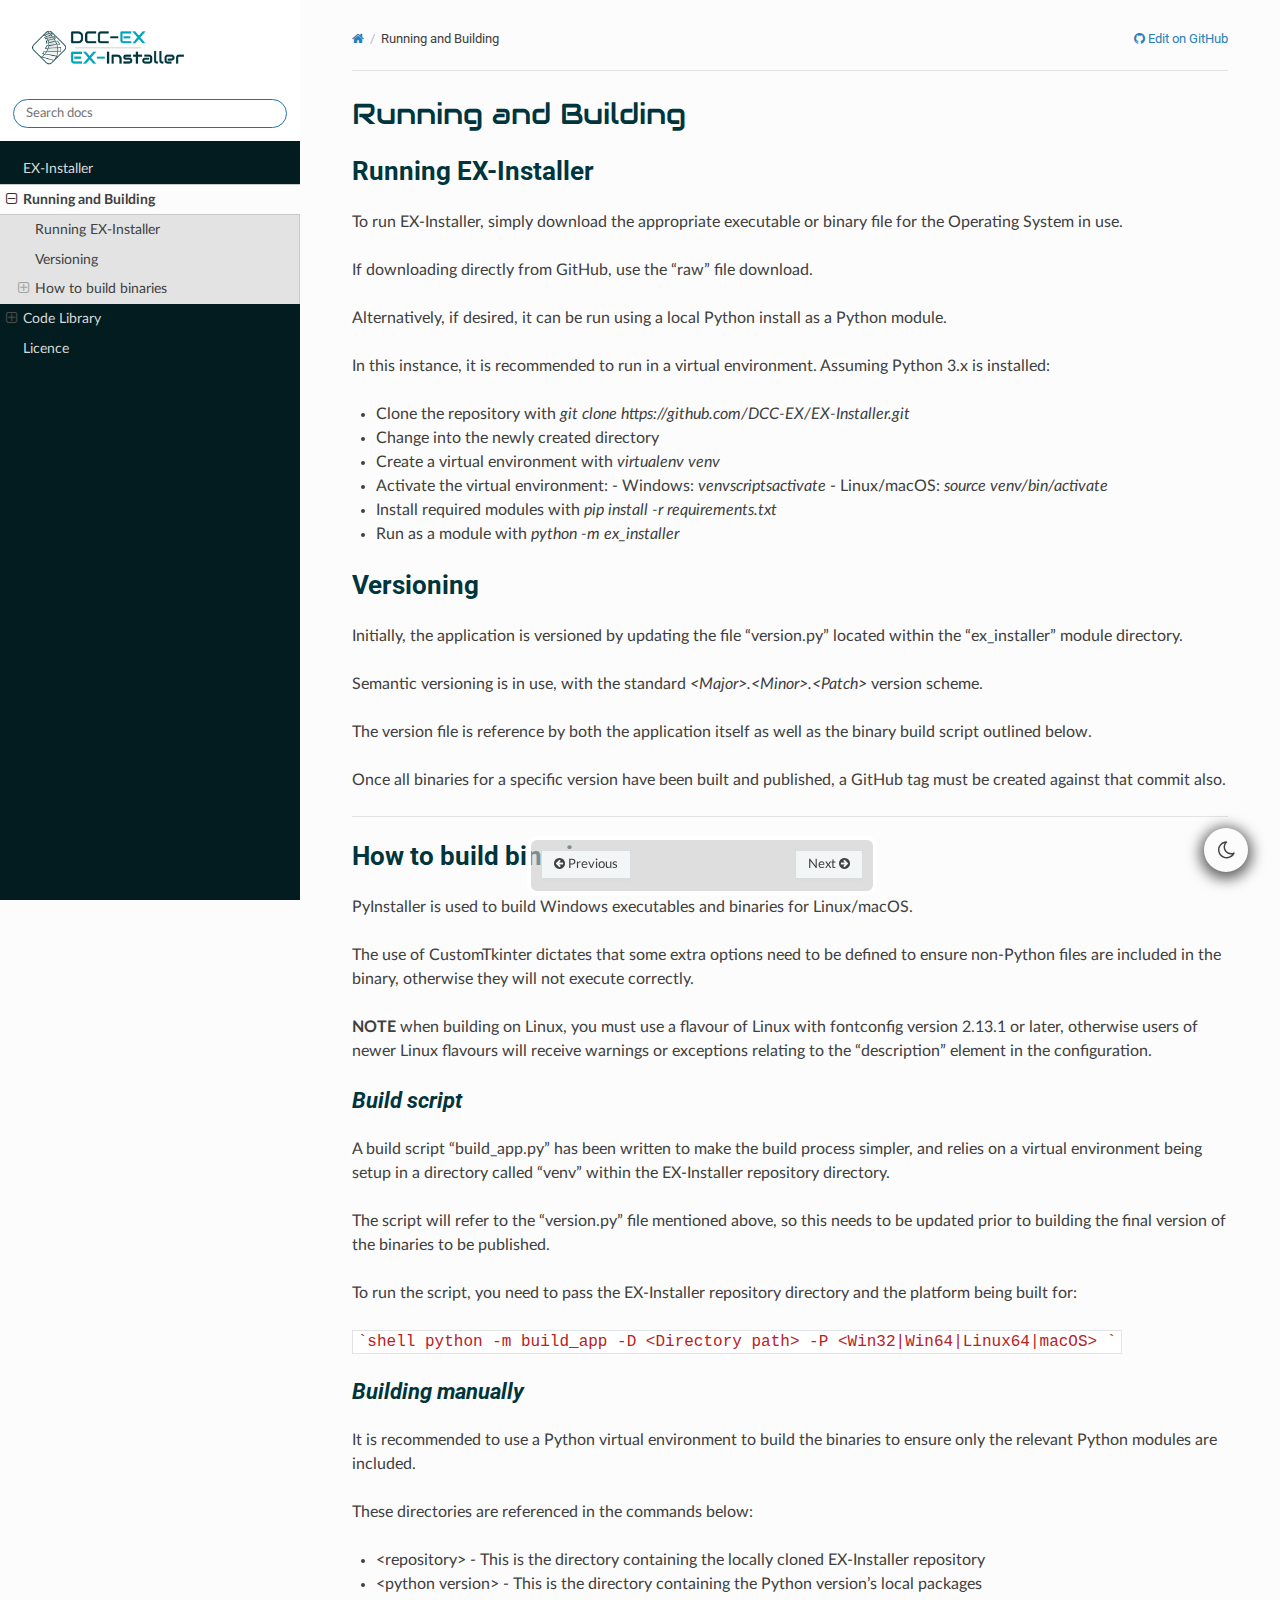
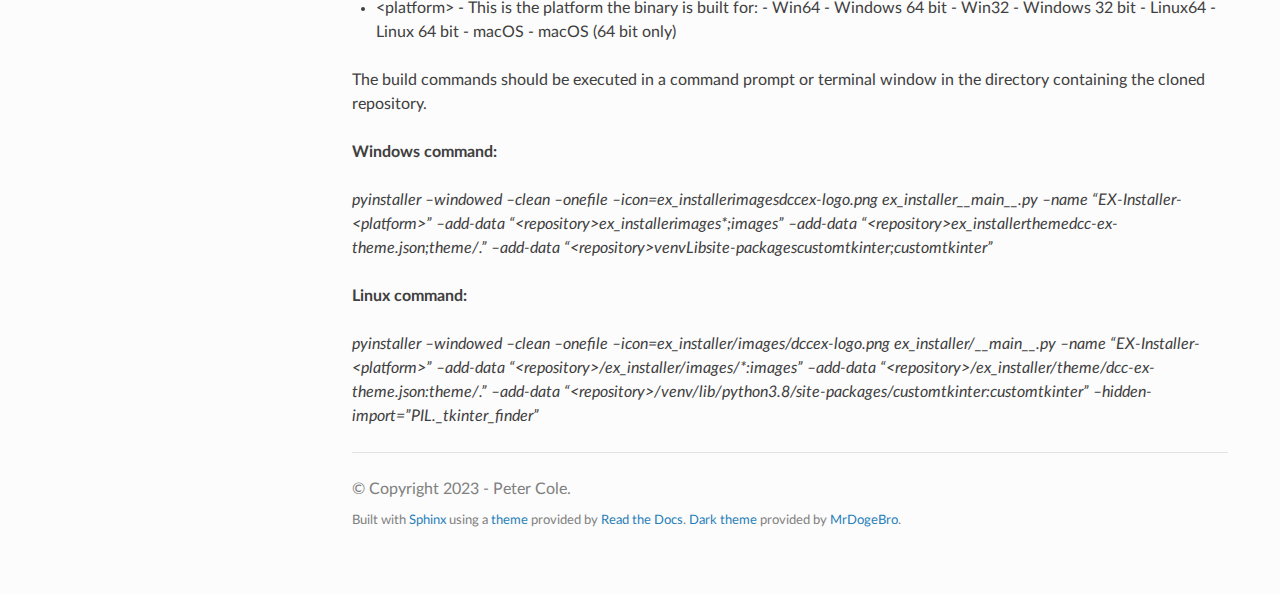
<file: running-and-building.html>
<!DOCTYPE html>
<html class="writer-html5" lang="en" data-content_root="./">
<head>
  <meta charset="utf-8" /><meta name="viewport" content="width=device-width, initial-scale=1" />
<meta content="DCC-EX DCC DCC++ EX DCC++EX" name="keywords" />

  <meta name="viewport" content="width=device-width, initial-scale=1.0" />
  <title>Running and Building &mdash; EX-Installer  documentation</title>
      <link rel="stylesheet" type="text/css" href="_static/pygments.css?v=80d5e7a1" />
      <link rel="stylesheet" type="text/css" href="_static/css/theme.css?v=19f00094" />
      <link rel="stylesheet" type="text/css" href="_static/css/dccex_theme.css?v=2ceefcef" />
      <link rel="stylesheet" type="text/css" href="_static/css/sphinx_design_overrides.css?v=de8b2a37" />
      <link rel="stylesheet" type="text/css" href="_static/dark_mode_css/general.css?v=c0a7eb24" />
      <link rel="stylesheet" type="text/css" href="_static/dark_mode_css/dark.css?v=70edf1c7" />

  
    <link rel="shortcut icon" href="_static/favicon.ico"/>
    <link rel="canonical" href="https://dcc-ex.com/EX-Installer/running-and-building.html" />
  <!--[if lt IE 9]>
    <script src="_static/js/html5shiv.min.js"></script>
  <![endif]-->
  
        <script src="_static/jquery.js?v=5d32c60e"></script>
        <script src="_static/_sphinx_javascript_frameworks_compat.js?v=2cd50e6c"></script>
        <script src="_static/documentation_options.js?v=5929fcd5"></script>
        <script src="_static/doctools.js?v=888ff710"></script>
        <script src="_static/sphinx_highlight.js?v=dc90522c"></script>
        <script src="_static/dark_mode_js/default_light.js?v=c2e647ce"></script>
        <script src="_static/dark_mode_js/theme_switcher.js?v=358d3910"></script>
    <script src="_static/js/theme.js"></script>
    <link rel="index" title="Index" href="genindex.html" />
    <link rel="search" title="Search" href="search.html" />
    <link rel="next" title="Code Library" href="library.html" />
    <link rel="prev" title="Documentation for the EX-Installer" href="index.html" /> 
</head>

<body class="wy-body-for-nav"> 
  <div class="wy-grid-for-nav">
    <nav data-toggle="wy-nav-shift" class="wy-nav-side">
      <div class="wy-side-scroll">
        <div class="wy-side-nav-search"  style="background: white" >

          
          
          <a href="index.html">
            
              <img src="_static/product-logo-ex-installer.png" class="logo" alt="Logo"/>
          </a>
<div role="search">
  <form id="rtd-search-form" class="wy-form" action="search.html" method="get">
    <input type="text" name="q" placeholder="Search docs" aria-label="Search docs" />
    <input type="hidden" name="check_keywords" value="yes" />
    <input type="hidden" name="area" value="default" />
  </form>
</div>
        </div><div class="wy-menu wy-menu-vertical" data-spy="affix" role="navigation" aria-label="Navigation menu">
              <ul class="current">
<li class="toctree-l1"><a class="reference internal" href="index.html">EX-Installer</a></li>
<li class="toctree-l1 current"><a class="current reference internal" href="#">Running and Building</a><ul>
<li class="toctree-l2"><a class="reference internal" href="#running-ex-installer">Running EX-Installer</a></li>
<li class="toctree-l2"><a class="reference internal" href="#versioning">Versioning</a></li>
<li class="toctree-l2"><a class="reference internal" href="#how-to-build-binaries">How to build binaries</a><ul>
<li class="toctree-l3"><a class="reference internal" href="#build-script">Build script</a></li>
<li class="toctree-l3"><a class="reference internal" href="#building-manually">Building manually</a></li>
</ul>
</li>
</ul>
</li>
<li class="toctree-l1"><a class="reference internal" href="library.html">Code Library</a><ul>
<li class="toctree-l2"><a class="reference internal" href="library.html#welcome-welcome-py">Welcome (welcome.py)</a><ul>
<li class="toctree-l3"><a class="reference internal" href="library.html#ex_installer.welcome.Welcome"><code class="docutils literal notranslate"><span class="pre">Welcome</span></code></a><ul>
<li class="toctree-l4"><a class="reference internal" href="library.html#ex_installer.welcome.Welcome.set_text"><code class="docutils literal notranslate"><span class="pre">Welcome.set_text()</span></code></a></li>
</ul>
</li>
</ul>
</li>
<li class="toctree-l2"><a class="reference internal" href="library.html#ex-installer-ex-installer-py">EX-Installer (ex_installer.py)</a><ul>
<li class="toctree-l3"><a class="reference internal" href="library.html#ex_installer.ex_installer.EXInstaller"><code class="docutils literal notranslate"><span class="pre">EXInstaller</span></code></a><ul>
<li class="toctree-l4"><a class="reference internal" href="library.html#ex_installer.ex_installer.EXInstaller.about"><code class="docutils literal notranslate"><span class="pre">EXInstaller.about()</span></code></a></li>
<li class="toctree-l4"><a class="reference internal" href="library.html#ex_installer.ex_installer.EXInstaller.acli"><code class="docutils literal notranslate"><span class="pre">EXInstaller.acli</span></code></a></li>
<li class="toctree-l4"><a class="reference internal" href="library.html#ex_installer.ex_installer.EXInstaller.app_version"><code class="docutils literal notranslate"><span class="pre">EXInstaller.app_version</span></code></a></li>
<li class="toctree-l4"><a class="reference internal" href="library.html#ex_installer.ex_installer.EXInstaller.exception_handler"><code class="docutils literal notranslate"><span class="pre">EXInstaller.exception_handler()</span></code></a></li>
<li class="toctree-l4"><a class="reference internal" href="library.html#ex_installer.ex_installer.EXInstaller.git"><code class="docutils literal notranslate"><span class="pre">EXInstaller.git</span></code></a></li>
<li class="toctree-l4"><a class="reference internal" href="library.html#ex_installer.ex_installer.EXInstaller.instructions"><code class="docutils literal notranslate"><span class="pre">EXInstaller.instructions()</span></code></a></li>
<li class="toctree-l4"><a class="reference internal" href="library.html#ex_installer.ex_installer.EXInstaller.news"><code class="docutils literal notranslate"><span class="pre">EXInstaller.news()</span></code></a></li>
<li class="toctree-l4"><a class="reference internal" href="library.html#ex_installer.ex_installer.EXInstaller.set_scaling"><code class="docutils literal notranslate"><span class="pre">EXInstaller.set_scaling()</span></code></a></li>
<li class="toctree-l4"><a class="reference internal" href="library.html#ex_installer.ex_installer.EXInstaller.switch_view"><code class="docutils literal notranslate"><span class="pre">EXInstaller.switch_view()</span></code></a></li>
<li class="toctree-l4"><a class="reference internal" href="library.html#ex_installer.ex_installer.EXInstaller.toggle_debug"><code class="docutils literal notranslate"><span class="pre">EXInstaller.toggle_debug()</span></code></a></li>
<li class="toctree-l4"><a class="reference internal" href="library.html#ex_installer.ex_installer.EXInstaller.website"><code class="docutils literal notranslate"><span class="pre">EXInstaller.website()</span></code></a></li>
</ul>
</li>
</ul>
</li>
<li class="toctree-l2"><a class="reference internal" href="library.html#manage-arduino-cli-manage-arduino-cli-py">Manage Arduino CLI (manage_arduino_cli.py)</a><ul>
<li class="toctree-l3"><a class="reference internal" href="library.html#ex_installer.manage_arduino_cli.ManageArduinoCLI"><code class="docutils literal notranslate"><span class="pre">ManageArduinoCLI</span></code></a><ul>
<li class="toctree-l4"><a class="reference internal" href="library.html#ex_installer.manage_arduino_cli.ManageArduinoCLI.check_arduino_cli"><code class="docutils literal notranslate"><span class="pre">ManageArduinoCLI.check_arduino_cli()</span></code></a></li>
<li class="toctree-l4"><a class="reference internal" href="library.html#ex_installer.manage_arduino_cli.ManageArduinoCLI.get_library_list"><code class="docutils literal notranslate"><span class="pre">ManageArduinoCLI.get_library_list()</span></code></a></li>
<li class="toctree-l4"><a class="reference internal" href="library.html#ex_installer.manage_arduino_cli.ManageArduinoCLI.install_instruction_text"><code class="docutils literal notranslate"><span class="pre">ManageArduinoCLI.install_instruction_text</span></code></a></li>
<li class="toctree-l4"><a class="reference internal" href="library.html#ex_installer.manage_arduino_cli.ManageArduinoCLI.installed_text"><code class="docutils literal notranslate"><span class="pre">ManageArduinoCLI.installed_text</span></code></a></li>
<li class="toctree-l4"><a class="reference internal" href="library.html#ex_installer.manage_arduino_cli.ManageArduinoCLI.intro_text"><code class="docutils literal notranslate"><span class="pre">ManageArduinoCLI.intro_text</span></code></a></li>
<li class="toctree-l4"><a class="reference internal" href="library.html#ex_installer.manage_arduino_cli.ManageArduinoCLI.manage_cli"><code class="docutils literal notranslate"><span class="pre">ManageArduinoCLI.manage_cli()</span></code></a></li>
<li class="toctree-l4"><a class="reference internal" href="library.html#ex_installer.manage_arduino_cli.ManageArduinoCLI.not_installed_text"><code class="docutils literal notranslate"><span class="pre">ManageArduinoCLI.not_installed_text</span></code></a></li>
<li class="toctree-l4"><a class="reference internal" href="library.html#ex_installer.manage_arduino_cli.ManageArduinoCLI.refresh_instruction_text"><code class="docutils literal notranslate"><span class="pre">ManageArduinoCLI.refresh_instruction_text</span></code></a></li>
<li class="toctree-l4"><a class="reference internal" href="library.html#ex_installer.manage_arduino_cli.ManageArduinoCLI.set_state"><code class="docutils literal notranslate"><span class="pre">ManageArduinoCLI.set_state()</span></code></a></li>
<li class="toctree-l4"><a class="reference internal" href="library.html#ex_installer.manage_arduino_cli.ManageArduinoCLI.update_package_list"><code class="docutils literal notranslate"><span class="pre">ManageArduinoCLI.update_package_list()</span></code></a></li>
</ul>
</li>
</ul>
</li>
<li class="toctree-l2"><a class="reference internal" href="library.html#select-device-select-device-py">Select Device (select_device.py)</a><ul>
<li class="toctree-l3"><a class="reference internal" href="library.html#ex_installer.select_device.SelectDevice"><code class="docutils literal notranslate"><span class="pre">SelectDevice</span></code></a><ul>
<li class="toctree-l4"><a class="reference internal" href="library.html#ex_installer.select_device.SelectDevice.get_port_description"><code class="docutils literal notranslate"><span class="pre">SelectDevice.get_port_description()</span></code></a></li>
<li class="toctree-l4"><a class="reference internal" href="library.html#ex_installer.select_device.SelectDevice.instruction_text"><code class="docutils literal notranslate"><span class="pre">SelectDevice.instruction_text</span></code></a></li>
<li class="toctree-l4"><a class="reference internal" href="library.html#ex_installer.select_device.SelectDevice.list_devices"><code class="docutils literal notranslate"><span class="pre">SelectDevice.list_devices()</span></code></a></li>
<li class="toctree-l4"><a class="reference internal" href="library.html#ex_installer.select_device.SelectDevice.select_device"><code class="docutils literal notranslate"><span class="pre">SelectDevice.select_device()</span></code></a></li>
<li class="toctree-l4"><a class="reference internal" href="library.html#ex_installer.select_device.SelectDevice.set_state"><code class="docutils literal notranslate"><span class="pre">SelectDevice.set_state()</span></code></a></li>
<li class="toctree-l4"><a class="reference internal" href="library.html#ex_installer.select_device.SelectDevice.update_board"><code class="docutils literal notranslate"><span class="pre">SelectDevice.update_board()</span></code></a></li>
</ul>
</li>
</ul>
</li>
<li class="toctree-l2"><a class="reference internal" href="library.html#select-product-select-product-py">Select Product (select_product.py)</a><ul>
<li class="toctree-l3"><a class="reference internal" href="library.html#ex_installer.select_product.SelectProduct"><code class="docutils literal notranslate"><span class="pre">SelectProduct</span></code></a><ul>
<li class="toctree-l4"><a class="reference internal" href="library.html#ex_installer.select_product.SelectProduct.check_product_device"><code class="docutils literal notranslate"><span class="pre">SelectProduct.check_product_device()</span></code></a></li>
</ul>
</li>
</ul>
</li>
<li class="toctree-l2"><a class="reference internal" href="library.html#serail-monitor-serial-monitor-py">Serail Monitor (serial_monitor.py)</a><ul>
<li class="toctree-l3"><a class="reference internal" href="library.html#ex_installer.serial_monitor.SerialMonitor"><code class="docutils literal notranslate"><span class="pre">SerialMonitor</span></code></a><ul>
<li class="toctree-l4"><a class="reference internal" href="library.html#ex_installer.serial_monitor.SerialMonitor.browse_log_dir"><code class="docutils literal notranslate"><span class="pre">SerialMonitor.browse_log_dir()</span></code></a></li>
<li class="toctree-l4"><a class="reference internal" href="library.html#ex_installer.serial_monitor.SerialMonitor.close_monitor"><code class="docutils literal notranslate"><span class="pre">SerialMonitor.close_monitor()</span></code></a></li>
<li class="toctree-l4"><a class="reference internal" href="library.html#ex_installer.serial_monitor.SerialMonitor.exception_handler"><code class="docutils literal notranslate"><span class="pre">SerialMonitor.exception_handler()</span></code></a></li>
<li class="toctree-l4"><a class="reference internal" href="library.html#ex_installer.serial_monitor.SerialMonitor.monitor"><code class="docutils literal notranslate"><span class="pre">SerialMonitor.monitor()</span></code></a></li>
<li class="toctree-l4"><a class="reference internal" href="library.html#ex_installer.serial_monitor.SerialMonitor.read_output"><code class="docutils literal notranslate"><span class="pre">SerialMonitor.read_output()</span></code></a></li>
<li class="toctree-l4"><a class="reference internal" href="library.html#ex_installer.serial_monitor.SerialMonitor.save_log_file"><code class="docutils literal notranslate"><span class="pre">SerialMonitor.save_log_file()</span></code></a></li>
<li class="toctree-l4"><a class="reference internal" href="library.html#ex_installer.serial_monitor.SerialMonitor.send_command"><code class="docutils literal notranslate"><span class="pre">SerialMonitor.send_command()</span></code></a></li>
<li class="toctree-l4"><a class="reference internal" href="library.html#ex_installer.serial_monitor.SerialMonitor.show_save_log_popup"><code class="docutils literal notranslate"><span class="pre">SerialMonitor.show_save_log_popup()</span></code></a></li>
<li class="toctree-l4"><a class="reference internal" href="library.html#ex_installer.serial_monitor.SerialMonitor.update_textbox"><code class="docutils literal notranslate"><span class="pre">SerialMonitor.update_textbox()</span></code></a></li>
</ul>
</li>
</ul>
</li>
<li class="toctree-l2"><a class="reference internal" href="library.html#ex-commandstation">EX-CommandStation</a><ul>
<li class="toctree-l3"><a class="reference internal" href="library.html#ex-commandstation-py">ex_commandstation.py</a><ul>
<li class="toctree-l4"><a class="reference internal" href="library.html#ex_installer.ex_commandstation.EXCommandStation"><code class="docutils literal notranslate"><span class="pre">EXCommandStation</span></code></a><ul>
<li class="toctree-l5"><a class="reference internal" href="library.html#ex_installer.ex_commandstation.EXCommandStation.check_invalid_wifi_password"><code class="docutils literal notranslate"><span class="pre">EXCommandStation.check_invalid_wifi_password()</span></code></a></li>
<li class="toctree-l5"><a class="reference internal" href="library.html#ex_installer.ex_commandstation.EXCommandStation.check_motor_driver"><code class="docutils literal notranslate"><span class="pre">EXCommandStation.check_motor_driver()</span></code></a></li>
<li class="toctree-l5"><a class="reference internal" href="library.html#ex_installer.ex_commandstation.EXCommandStation.check_selected_device"><code class="docutils literal notranslate"><span class="pre">EXCommandStation.check_selected_device()</span></code></a></li>
<li class="toctree-l5"><a class="reference internal" href="library.html#ex_installer.ex_commandstation.EXCommandStation.create_config_files"><code class="docutils literal notranslate"><span class="pre">EXCommandStation.create_config_files()</span></code></a></li>
<li class="toctree-l5"><a class="reference internal" href="library.html#ex_installer.ex_commandstation.EXCommandStation.current_override"><code class="docutils literal notranslate"><span class="pre">EXCommandStation.current_override()</span></code></a></li>
<li class="toctree-l5"><a class="reference internal" href="library.html#ex_installer.ex_commandstation.EXCommandStation.decrement_channel"><code class="docutils literal notranslate"><span class="pre">EXCommandStation.decrement_channel()</span></code></a></li>
<li class="toctree-l5"><a class="reference internal" href="library.html#ex_installer.ex_commandstation.EXCommandStation.default_config_options"><code class="docutils literal notranslate"><span class="pre">EXCommandStation.default_config_options</span></code></a></li>
<li class="toctree-l5"><a class="reference internal" href="library.html#ex_installer.ex_commandstation.EXCommandStation.default_myAutomation_options"><code class="docutils literal notranslate"><span class="pre">EXCommandStation.default_myAutomation_options</span></code></a></li>
<li class="toctree-l5"><a class="reference internal" href="library.html#ex_installer.ex_commandstation.EXCommandStation.display_config_screen"><code class="docutils literal notranslate"><span class="pre">EXCommandStation.display_config_screen()</span></code></a></li>
<li class="toctree-l5"><a class="reference internal" href="library.html#ex_installer.ex_commandstation.EXCommandStation.generate_config"><code class="docutils literal notranslate"><span class="pre">EXCommandStation.generate_config()</span></code></a></li>
<li class="toctree-l5"><a class="reference internal" href="library.html#ex_installer.ex_commandstation.EXCommandStation.generate_myAutomation"><code class="docutils literal notranslate"><span class="pre">EXCommandStation.generate_myAutomation()</span></code></a></li>
<li class="toctree-l5"><a class="reference internal" href="library.html#ex_installer.ex_commandstation.EXCommandStation.get_motor_drivers"><code class="docutils literal notranslate"><span class="pre">EXCommandStation.get_motor_drivers()</span></code></a></li>
<li class="toctree-l5"><a class="reference internal" href="library.html#ex_installer.ex_commandstation.EXCommandStation.hardware_text"><code class="docutils literal notranslate"><span class="pre">EXCommandStation.hardware_text</span></code></a></li>
<li class="toctree-l5"><a class="reference internal" href="library.html#ex_installer.ex_commandstation.EXCommandStation.increment_channel"><code class="docutils literal notranslate"><span class="pre">EXCommandStation.increment_channel()</span></code></a></li>
<li class="toctree-l5"><a class="reference internal" href="library.html#ex_installer.ex_commandstation.EXCommandStation.set_a_mode"><code class="docutils literal notranslate"><span class="pre">EXCommandStation.set_a_mode()</span></code></a></li>
<li class="toctree-l5"><a class="reference internal" href="library.html#ex_installer.ex_commandstation.EXCommandStation.set_advanced_config"><code class="docutils literal notranslate"><span class="pre">EXCommandStation.set_advanced_config()</span></code></a></li>
<li class="toctree-l5"><a class="reference internal" href="library.html#ex_installer.ex_commandstation.EXCommandStation.set_b_mode"><code class="docutils literal notranslate"><span class="pre">EXCommandStation.set_b_mode()</span></code></a></li>
<li class="toctree-l5"><a class="reference internal" href="library.html#ex_installer.ex_commandstation.EXCommandStation.set_display"><code class="docutils literal notranslate"><span class="pre">EXCommandStation.set_display()</span></code></a></li>
<li class="toctree-l5"><a class="reference internal" href="library.html#ex_installer.ex_commandstation.EXCommandStation.set_ethernet"><code class="docutils literal notranslate"><span class="pre">EXCommandStation.set_ethernet()</span></code></a></li>
<li class="toctree-l5"><a class="reference internal" href="library.html#ex_installer.ex_commandstation.EXCommandStation.set_product_version"><code class="docutils literal notranslate"><span class="pre">EXCommandStation.set_product_version()</span></code></a></li>
<li class="toctree-l5"><a class="reference internal" href="library.html#ex_installer.ex_commandstation.EXCommandStation.set_track_modes"><code class="docutils literal notranslate"><span class="pre">EXCommandStation.set_track_modes()</span></code></a></li>
<li class="toctree-l5"><a class="reference internal" href="library.html#ex_installer.ex_commandstation.EXCommandStation.set_wifi"><code class="docutils literal notranslate"><span class="pre">EXCommandStation.set_wifi()</span></code></a></li>
<li class="toctree-l5"><a class="reference internal" href="library.html#ex_installer.ex_commandstation.EXCommandStation.set_wifi_widgets"><code class="docutils literal notranslate"><span class="pre">EXCommandStation.set_wifi_widgets()</span></code></a></li>
<li class="toctree-l5"><a class="reference internal" href="library.html#ex_installer.ex_commandstation.EXCommandStation.setup_config_frame"><code class="docutils literal notranslate"><span class="pre">EXCommandStation.setup_config_frame()</span></code></a></li>
<li class="toctree-l5"><a class="reference internal" href="library.html#ex_installer.ex_commandstation.EXCommandStation.supported_displays"><code class="docutils literal notranslate"><span class="pre">EXCommandStation.supported_displays</span></code></a></li>
<li class="toctree-l5"><a class="reference internal" href="library.html#ex_installer.ex_commandstation.EXCommandStation.trackmanager_modes"><code class="docutils literal notranslate"><span class="pre">EXCommandStation.trackmanager_modes</span></code></a></li>
</ul>
</li>
</ul>
</li>
<li class="toctree-l3"><a class="reference internal" href="library.html#select-version-select-version-config-py">Select Version (select_version_config.py)</a><ul>
<li class="toctree-l4"><a class="reference internal" href="library.html#ex_installer.select_version_config.SelectVersionConfig"><code class="docutils literal notranslate"><span class="pre">SelectVersionConfig</span></code></a><ul>
<li class="toctree-l5"><a class="reference internal" href="library.html#ex_installer.select_version_config.SelectVersionConfig.browse_configdir"><code class="docutils literal notranslate"><span class="pre">SelectVersionConfig.browse_configdir()</span></code></a></li>
<li class="toctree-l5"><a class="reference internal" href="library.html#ex_installer.select_version_config.SelectVersionConfig.copy_config_files"><code class="docutils literal notranslate"><span class="pre">SelectVersionConfig.copy_config_files()</span></code></a></li>
<li class="toctree-l5"><a class="reference internal" href="library.html#ex_installer.select_version_config.SelectVersionConfig.delete_config_files"><code class="docutils literal notranslate"><span class="pre">SelectVersionConfig.delete_config_files()</span></code></a></li>
<li class="toctree-l5"><a class="reference internal" href="library.html#ex_installer.select_version_config.SelectVersionConfig.resolve_local_changes"><code class="docutils literal notranslate"><span class="pre">SelectVersionConfig.resolve_local_changes()</span></code></a></li>
<li class="toctree-l5"><a class="reference internal" href="library.html#ex_installer.select_version_config.SelectVersionConfig.set_next_config"><code class="docutils literal notranslate"><span class="pre">SelectVersionConfig.set_next_config()</span></code></a></li>
<li class="toctree-l5"><a class="reference internal" href="library.html#ex_installer.select_version_config.SelectVersionConfig.set_product"><code class="docutils literal notranslate"><span class="pre">SelectVersionConfig.set_product()</span></code></a></li>
<li class="toctree-l5"><a class="reference internal" href="library.html#ex_installer.select_version_config.SelectVersionConfig.set_select_version"><code class="docutils literal notranslate"><span class="pre">SelectVersionConfig.set_select_version()</span></code></a></li>
<li class="toctree-l5"><a class="reference internal" href="library.html#ex_installer.select_version_config.SelectVersionConfig.set_version"><code class="docutils literal notranslate"><span class="pre">SelectVersionConfig.set_version()</span></code></a></li>
<li class="toctree-l5"><a class="reference internal" href="library.html#ex_installer.select_version_config.SelectVersionConfig.set_versions"><code class="docutils literal notranslate"><span class="pre">SelectVersionConfig.set_versions()</span></code></a></li>
<li class="toctree-l5"><a class="reference internal" href="library.html#ex_installer.select_version_config.SelectVersionConfig.setup_local_repo"><code class="docutils literal notranslate"><span class="pre">SelectVersionConfig.setup_local_repo()</span></code></a></li>
<li class="toctree-l5"><a class="reference internal" href="library.html#ex_installer.select_version_config.SelectVersionConfig.setup_version_frame"><code class="docutils literal notranslate"><span class="pre">SelectVersionConfig.setup_version_frame()</span></code></a></li>
<li class="toctree-l5"><a class="reference internal" href="library.html#ex_installer.select_version_config.SelectVersionConfig.validate_config_dir"><code class="docutils literal notranslate"><span class="pre">SelectVersionConfig.validate_config_dir()</span></code></a></li>
<li class="toctree-l5"><a class="reference internal" href="library.html#ex_installer.select_version_config.SelectVersionConfig.version_text"><code class="docutils literal notranslate"><span class="pre">SelectVersionConfig.version_text</span></code></a></li>
</ul>
</li>
</ul>
</li>
<li class="toctree-l3"><a class="reference internal" href="library.html#advanced-config-advanced-config-py">Advanced Config (advanced_config.py)</a><ul>
<li class="toctree-l4"><a class="reference internal" href="library.html#ex_installer.advanced_config.AdvancedConfig"><code class="docutils literal notranslate"><span class="pre">AdvancedConfig</span></code></a><ul>
<li class="toctree-l5"><a class="reference internal" href="library.html#ex_installer.advanced_config.AdvancedConfig.reload_view"><code class="docutils literal notranslate"><span class="pre">AdvancedConfig.reload_view()</span></code></a></li>
<li class="toctree-l5"><a class="reference internal" href="library.html#ex_installer.advanced_config.AdvancedConfig.save_config_files"><code class="docutils literal notranslate"><span class="pre">AdvancedConfig.save_config_files()</span></code></a></li>
<li class="toctree-l5"><a class="reference internal" href="library.html#ex_installer.advanced_config.AdvancedConfig.set_product"><code class="docutils literal notranslate"><span class="pre">AdvancedConfig.set_product()</span></code></a></li>
</ul>
</li>
</ul>
</li>
</ul>
</li>
<li class="toctree-l2"><a class="reference internal" href="library.html#ex-ioexpander-ex-ioexpander-py">EX-IOExpander (ex_ioexpander.py)</a><ul>
<li class="toctree-l3"><a class="reference internal" href="library.html#ex_installer.ex_ioexpander.EXIOExpander"><code class="docutils literal notranslate"><span class="pre">EXIOExpander</span></code></a><ul>
<li class="toctree-l4"><a class="reference internal" href="library.html#ex_installer.ex_ioexpander.EXIOExpander.decrement_address"><code class="docutils literal notranslate"><span class="pre">EXIOExpander.decrement_address()</span></code></a></li>
<li class="toctree-l4"><a class="reference internal" href="library.html#ex_installer.ex_ioexpander.EXIOExpander.diag_test_options"><code class="docutils literal notranslate"><span class="pre">EXIOExpander.diag_test_options()</span></code></a></li>
<li class="toctree-l4"><a class="reference internal" href="library.html#ex_installer.ex_ioexpander.EXIOExpander.generate_config"><code class="docutils literal notranslate"><span class="pre">EXIOExpander.generate_config()</span></code></a></li>
<li class="toctree-l4"><a class="reference internal" href="library.html#ex_installer.ex_ioexpander.EXIOExpander.increment_address"><code class="docutils literal notranslate"><span class="pre">EXIOExpander.increment_address()</span></code></a></li>
<li class="toctree-l4"><a class="reference internal" href="library.html#ex_installer.ex_ioexpander.EXIOExpander.set_one_test"><code class="docutils literal notranslate"><span class="pre">EXIOExpander.set_one_test()</span></code></a></li>
<li class="toctree-l4"><a class="reference internal" href="library.html#ex_installer.ex_ioexpander.EXIOExpander.set_product_version"><code class="docutils literal notranslate"><span class="pre">EXIOExpander.set_product_version()</span></code></a></li>
<li class="toctree-l4"><a class="reference internal" href="library.html#ex_installer.ex_ioexpander.EXIOExpander.setup_config_frame"><code class="docutils literal notranslate"><span class="pre">EXIOExpander.setup_config_frame()</span></code></a></li>
<li class="toctree-l4"><a class="reference internal" href="library.html#ex_installer.ex_ioexpander.EXIOExpander.validate_i2c_address"><code class="docutils literal notranslate"><span class="pre">EXIOExpander.validate_i2c_address()</span></code></a></li>
</ul>
</li>
</ul>
</li>
<li class="toctree-l2"><a class="reference internal" href="library.html#ex-turntable-ex-turntable-py">EX-Turntable (ex_turntable.py)</a><ul>
<li class="toctree-l3"><a class="reference internal" href="library.html#ex_installer.ex_turntable.EXTurntable"><code class="docutils literal notranslate"><span class="pre">EXTurntable</span></code></a><ul>
<li class="toctree-l4"><a class="reference internal" href="library.html#ex_installer.ex_turntable.EXTurntable.check_stepper"><code class="docutils literal notranslate"><span class="pre">EXTurntable.check_stepper()</span></code></a></li>
<li class="toctree-l4"><a class="reference internal" href="library.html#ex_installer.ex_turntable.EXTurntable.decrement_address"><code class="docutils literal notranslate"><span class="pre">EXTurntable.decrement_address()</span></code></a></li>
<li class="toctree-l4"><a class="reference internal" href="library.html#ex_installer.ex_turntable.EXTurntable.generate_config"><code class="docutils literal notranslate"><span class="pre">EXTurntable.generate_config()</span></code></a></li>
<li class="toctree-l4"><a class="reference internal" href="library.html#ex_installer.ex_turntable.EXTurntable.get_steppers"><code class="docutils literal notranslate"><span class="pre">EXTurntable.get_steppers()</span></code></a></li>
<li class="toctree-l4"><a class="reference internal" href="library.html#ex_installer.ex_turntable.EXTurntable.increment_address"><code class="docutils literal notranslate"><span class="pre">EXTurntable.increment_address()</span></code></a></li>
<li class="toctree-l4"><a class="reference internal" href="library.html#ex_installer.ex_turntable.EXTurntable.set_advanced_config"><code class="docutils literal notranslate"><span class="pre">EXTurntable.set_advanced_config()</span></code></a></li>
<li class="toctree-l4"><a class="reference internal" href="library.html#ex_installer.ex_turntable.EXTurntable.set_forward_only"><code class="docutils literal notranslate"><span class="pre">EXTurntable.set_forward_only()</span></code></a></li>
<li class="toctree-l4"><a class="reference internal" href="library.html#ex_installer.ex_turntable.EXTurntable.set_home"><code class="docutils literal notranslate"><span class="pre">EXTurntable.set_home()</span></code></a></li>
<li class="toctree-l4"><a class="reference internal" href="library.html#ex_installer.ex_turntable.EXTurntable.set_limit"><code class="docutils literal notranslate"><span class="pre">EXTurntable.set_limit()</span></code></a></li>
<li class="toctree-l4"><a class="reference internal" href="library.html#ex_installer.ex_turntable.EXTurntable.set_mode"><code class="docutils literal notranslate"><span class="pre">EXTurntable.set_mode()</span></code></a></li>
<li class="toctree-l4"><a class="reference internal" href="library.html#ex_installer.ex_turntable.EXTurntable.set_phase_switching"><code class="docutils literal notranslate"><span class="pre">EXTurntable.set_phase_switching()</span></code></a></li>
<li class="toctree-l4"><a class="reference internal" href="library.html#ex_installer.ex_turntable.EXTurntable.set_product_version"><code class="docutils literal notranslate"><span class="pre">EXTurntable.set_product_version()</span></code></a></li>
<li class="toctree-l4"><a class="reference internal" href="library.html#ex_installer.ex_turntable.EXTurntable.set_relay"><code class="docutils literal notranslate"><span class="pre">EXTurntable.set_relay()</span></code></a></li>
<li class="toctree-l4"><a class="reference internal" href="library.html#ex_installer.ex_turntable.EXTurntable.set_reverse_only"><code class="docutils literal notranslate"><span class="pre">EXTurntable.set_reverse_only()</span></code></a></li>
<li class="toctree-l4"><a class="reference internal" href="library.html#ex_installer.ex_turntable.EXTurntable.setup_config_frame"><code class="docutils literal notranslate"><span class="pre">EXTurntable.setup_config_frame()</span></code></a></li>
<li class="toctree-l4"><a class="reference internal" href="library.html#ex_installer.ex_turntable.EXTurntable.validate_i2c_address"><code class="docutils literal notranslate"><span class="pre">EXTurntable.validate_i2c_address()</span></code></a></li>
</ul>
</li>
</ul>
</li>
<li class="toctree-l2"><a class="reference internal" href="library.html#arduino-cli-arduino-cli-py">Arduino CLI (arduino_cli.py)</a><ul>
<li class="toctree-l3"><a class="reference internal" href="library.html#ex_installer.arduino_cli.ThreadedArduinoCLI"><code class="docutils literal notranslate"><span class="pre">ThreadedArduinoCLI</span></code></a><ul>
<li class="toctree-l4"><a class="reference internal" href="library.html#ex_installer.arduino_cli.ThreadedArduinoCLI.arduino_cli_lock"><code class="docutils literal notranslate"><span class="pre">ThreadedArduinoCLI.arduino_cli_lock</span></code></a></li>
<li class="toctree-l4"><a class="reference internal" href="library.html#ex_installer.arduino_cli.ThreadedArduinoCLI.run"><code class="docutils literal notranslate"><span class="pre">ThreadedArduinoCLI.run()</span></code></a></li>
</ul>
</li>
<li class="toctree-l3"><a class="reference internal" href="library.html#ex_installer.arduino_cli.ArduinoCLI"><code class="docutils literal notranslate"><span class="pre">ArduinoCLI</span></code></a><ul>
<li class="toctree-l4"><a class="reference internal" href="library.html#ex_installer.arduino_cli.ArduinoCLI.arduino_downloads"><code class="docutils literal notranslate"><span class="pre">ArduinoCLI.arduino_downloads</span></code></a></li>
<li class="toctree-l4"><a class="reference internal" href="library.html#ex_installer.arduino_cli.ArduinoCLI.cli_file_path"><code class="docutils literal notranslate"><span class="pre">ArduinoCLI.cli_file_path()</span></code></a></li>
<li class="toctree-l4"><a class="reference internal" href="library.html#ex_installer.arduino_cli.ArduinoCLI.compile_sketch"><code class="docutils literal notranslate"><span class="pre">ArduinoCLI.compile_sketch()</span></code></a></li>
<li class="toctree-l4"><a class="reference internal" href="library.html#ex_installer.arduino_cli.ArduinoCLI.download_cli"><code class="docutils literal notranslate"><span class="pre">ArduinoCLI.download_cli()</span></code></a></li>
<li class="toctree-l4"><a class="reference internal" href="library.html#ex_installer.arduino_cli.ArduinoCLI.extra_platforms"><code class="docutils literal notranslate"><span class="pre">ArduinoCLI.extra_platforms</span></code></a></li>
<li class="toctree-l4"><a class="reference internal" href="library.html#ex_installer.arduino_cli.ArduinoCLI.get_package_list"><code class="docutils literal notranslate"><span class="pre">ArduinoCLI.get_package_list()</span></code></a></li>
<li class="toctree-l4"><a class="reference internal" href="library.html#ex_installer.arduino_cli.ArduinoCLI.get_platforms"><code class="docutils literal notranslate"><span class="pre">ArduinoCLI.get_platforms()</span></code></a></li>
<li class="toctree-l4"><a class="reference internal" href="library.html#ex_installer.arduino_cli.ArduinoCLI.get_version"><code class="docutils literal notranslate"><span class="pre">ArduinoCLI.get_version()</span></code></a></li>
<li class="toctree-l4"><a class="reference internal" href="library.html#ex_installer.arduino_cli.ArduinoCLI.initialise_config"><code class="docutils literal notranslate"><span class="pre">ArduinoCLI.initialise_config()</span></code></a></li>
<li class="toctree-l4"><a class="reference internal" href="library.html#ex_installer.arduino_cli.ArduinoCLI.install_cli"><code class="docutils literal notranslate"><span class="pre">ArduinoCLI.install_cli()</span></code></a></li>
<li class="toctree-l4"><a class="reference internal" href="library.html#ex_installer.arduino_cli.ArduinoCLI.install_library"><code class="docutils literal notranslate"><span class="pre">ArduinoCLI.install_library()</span></code></a></li>
<li class="toctree-l4"><a class="reference internal" href="library.html#ex_installer.arduino_cli.ArduinoCLI.install_package"><code class="docutils literal notranslate"><span class="pre">ArduinoCLI.install_package()</span></code></a></li>
<li class="toctree-l4"><a class="reference internal" href="library.html#ex_installer.arduino_cli.ArduinoCLI.is_installed"><code class="docutils literal notranslate"><span class="pre">ArduinoCLI.is_installed()</span></code></a></li>
<li class="toctree-l4"><a class="reference internal" href="library.html#ex_installer.arduino_cli.ArduinoCLI.list_boards"><code class="docutils literal notranslate"><span class="pre">ArduinoCLI.list_boards()</span></code></a></li>
<li class="toctree-l4"><a class="reference internal" href="library.html#ex_installer.arduino_cli.ArduinoCLI.supported_devices"><code class="docutils literal notranslate"><span class="pre">ArduinoCLI.supported_devices</span></code></a></li>
<li class="toctree-l4"><a class="reference internal" href="library.html#ex_installer.arduino_cli.ArduinoCLI.update_index"><code class="docutils literal notranslate"><span class="pre">ArduinoCLI.update_index()</span></code></a></li>
<li class="toctree-l4"><a class="reference internal" href="library.html#ex_installer.arduino_cli.ArduinoCLI.upgrade_platforms"><code class="docutils literal notranslate"><span class="pre">ArduinoCLI.upgrade_platforms()</span></code></a></li>
<li class="toctree-l4"><a class="reference internal" href="library.html#ex_installer.arduino_cli.ArduinoCLI.upload_sketch"><code class="docutils literal notranslate"><span class="pre">ArduinoCLI.upload_sketch()</span></code></a></li>
</ul>
</li>
</ul>
</li>
<li class="toctree-l2"><a class="reference internal" href="library.html#utility-common">Utility/Common</a><ul>
<li class="toctree-l3"><a class="reference internal" href="library.html#file-manager-py">file_manager.py</a><ul>
<li class="toctree-l4"><a class="reference internal" href="library.html#ex_installer.file_manager.ThreadedDownloader"><code class="docutils literal notranslate"><span class="pre">ThreadedDownloader</span></code></a><ul>
<li class="toctree-l5"><a class="reference internal" href="library.html#ex_installer.file_manager.ThreadedDownloader.download_lock"><code class="docutils literal notranslate"><span class="pre">ThreadedDownloader.download_lock</span></code></a></li>
<li class="toctree-l5"><a class="reference internal" href="library.html#ex_installer.file_manager.ThreadedDownloader.run"><code class="docutils literal notranslate"><span class="pre">ThreadedDownloader.run()</span></code></a></li>
</ul>
</li>
<li class="toctree-l4"><a class="reference internal" href="library.html#ex_installer.file_manager.ThreadedExtractor"><code class="docutils literal notranslate"><span class="pre">ThreadedExtractor</span></code></a><ul>
<li class="toctree-l5"><a class="reference internal" href="library.html#ex_installer.file_manager.ThreadedExtractor.extractor_lock"><code class="docutils literal notranslate"><span class="pre">ThreadedExtractor.extractor_lock</span></code></a></li>
<li class="toctree-l5"><a class="reference internal" href="library.html#ex_installer.file_manager.ThreadedExtractor.run"><code class="docutils literal notranslate"><span class="pre">ThreadedExtractor.run()</span></code></a></li>
</ul>
</li>
<li class="toctree-l4"><a class="reference internal" href="library.html#ex_installer.file_manager.FileManager"><code class="docutils literal notranslate"><span class="pre">FileManager</span></code></a><ul>
<li class="toctree-l5"><a class="reference internal" href="library.html#ex_installer.file_manager.FileManager.copy_config_files"><code class="docutils literal notranslate"><span class="pre">FileManager.copy_config_files()</span></code></a></li>
<li class="toctree-l5"><a class="reference internal" href="library.html#ex_installer.file_manager.FileManager.delete_config_files"><code class="docutils literal notranslate"><span class="pre">FileManager.delete_config_files()</span></code></a></li>
<li class="toctree-l5"><a class="reference internal" href="library.html#ex_installer.file_manager.FileManager.dir_is_empty"><code class="docutils literal notranslate"><span class="pre">FileManager.dir_is_empty()</span></code></a></li>
<li class="toctree-l5"><a class="reference internal" href="library.html#ex_installer.file_manager.FileManager.get_base_dir"><code class="docutils literal notranslate"><span class="pre">FileManager.get_base_dir()</span></code></a></li>
<li class="toctree-l5"><a class="reference internal" href="library.html#ex_installer.file_manager.FileManager.get_config_files"><code class="docutils literal notranslate"><span class="pre">FileManager.get_config_files()</span></code></a></li>
<li class="toctree-l5"><a class="reference internal" href="library.html#ex_installer.file_manager.FileManager.get_filepath"><code class="docutils literal notranslate"><span class="pre">FileManager.get_filepath()</span></code></a></li>
<li class="toctree-l5"><a class="reference internal" href="library.html#ex_installer.file_manager.FileManager.get_install_dir"><code class="docutils literal notranslate"><span class="pre">FileManager.get_install_dir()</span></code></a></li>
<li class="toctree-l5"><a class="reference internal" href="library.html#ex_installer.file_manager.FileManager.get_list_from_file"><code class="docutils literal notranslate"><span class="pre">FileManager.get_list_from_file()</span></code></a></li>
<li class="toctree-l5"><a class="reference internal" href="library.html#ex_installer.file_manager.FileManager.get_temp_dir"><code class="docutils literal notranslate"><span class="pre">FileManager.get_temp_dir()</span></code></a></li>
<li class="toctree-l5"><a class="reference internal" href="library.html#ex_installer.file_manager.FileManager.is_valid_dir"><code class="docutils literal notranslate"><span class="pre">FileManager.is_valid_dir()</span></code></a></li>
<li class="toctree-l5"><a class="reference internal" href="library.html#ex_installer.file_manager.FileManager.log"><code class="docutils literal notranslate"><span class="pre">FileManager.log</span></code></a></li>
<li class="toctree-l5"><a class="reference internal" href="library.html#ex_installer.file_manager.FileManager.read_config_file"><code class="docutils literal notranslate"><span class="pre">FileManager.read_config_file()</span></code></a></li>
<li class="toctree-l5"><a class="reference internal" href="library.html#ex_installer.file_manager.FileManager.read_version"><code class="docutils literal notranslate"><span class="pre">FileManager.read_version()</span></code></a></li>
<li class="toctree-l5"><a class="reference internal" href="library.html#ex_installer.file_manager.FileManager.rename_dir"><code class="docutils literal notranslate"><span class="pre">FileManager.rename_dir()</span></code></a></li>
<li class="toctree-l5"><a class="reference internal" href="library.html#ex_installer.file_manager.FileManager.write_config_file"><code class="docutils literal notranslate"><span class="pre">FileManager.write_config_file()</span></code></a></li>
</ul>
</li>
</ul>
</li>
<li class="toctree-l3"><a class="reference internal" href="library.html#common-fonts-py">common_fonts.py</a><ul>
<li class="toctree-l4"><a class="reference internal" href="library.html#ex_installer.common_fonts.CommonFonts"><code class="docutils literal notranslate"><span class="pre">CommonFonts</span></code></a><ul>
<li class="toctree-l5"><a class="reference internal" href="library.html#ex_installer.common_fonts.CommonFonts.default_font"><code class="docutils literal notranslate"><span class="pre">CommonFonts.default_font</span></code></a></li>
</ul>
</li>
</ul>
</li>
<li class="toctree-l3"><a class="reference internal" href="library.html#common-widgets-py">common_widgets.py</a><ul>
<li class="toctree-l4"><a class="reference internal" href="library.html#ex_installer.common_widgets.WindowLayout"><code class="docutils literal notranslate"><span class="pre">WindowLayout</span></code></a><ul>
<li class="toctree-l5"><a class="reference internal" href="library.html#ex_installer.common_widgets.WindowLayout.disable_input_states"><code class="docutils literal notranslate"><span class="pre">WindowLayout.disable_input_states()</span></code></a></li>
<li class="toctree-l5"><a class="reference internal" href="library.html#ex_installer.common_widgets.WindowLayout.get_exception"><code class="docutils literal notranslate"><span class="pre">WindowLayout.get_exception()</span></code></a></li>
<li class="toctree-l5"><a class="reference internal" href="library.html#ex_installer.common_widgets.WindowLayout.monitor_queue"><code class="docutils literal notranslate"><span class="pre">WindowLayout.monitor_queue()</span></code></a></li>
<li class="toctree-l5"><a class="reference internal" href="library.html#ex_installer.common_widgets.WindowLayout.process_error"><code class="docutils literal notranslate"><span class="pre">WindowLayout.process_error()</span></code></a></li>
<li class="toctree-l5"><a class="reference internal" href="library.html#ex_installer.common_widgets.WindowLayout.process_start"><code class="docutils literal notranslate"><span class="pre">WindowLayout.process_start()</span></code></a></li>
<li class="toctree-l5"><a class="reference internal" href="library.html#ex_installer.common_widgets.WindowLayout.process_stop"><code class="docutils literal notranslate"><span class="pre">WindowLayout.process_stop()</span></code></a></li>
<li class="toctree-l5"><a class="reference internal" href="library.html#ex_installer.common_widgets.WindowLayout.restore_input_states"><code class="docutils literal notranslate"><span class="pre">WindowLayout.restore_input_states()</span></code></a></li>
<li class="toctree-l5"><a class="reference internal" href="library.html#ex_installer.common_widgets.WindowLayout.set_title_logo"><code class="docutils literal notranslate"><span class="pre">WindowLayout.set_title_logo()</span></code></a></li>
<li class="toctree-l5"><a class="reference internal" href="library.html#ex_installer.common_widgets.WindowLayout.set_title_text"><code class="docutils literal notranslate"><span class="pre">WindowLayout.set_title_text()</span></code></a></li>
</ul>
</li>
<li class="toctree-l4"><a class="reference internal" href="library.html#ex_installer.common_widgets.NextBack"><code class="docutils literal notranslate"><span class="pre">NextBack</span></code></a><ul>
<li class="toctree-l5"><a class="reference internal" href="library.html#ex_installer.common_widgets.NextBack.disable_back"><code class="docutils literal notranslate"><span class="pre">NextBack.disable_back()</span></code></a></li>
<li class="toctree-l5"><a class="reference internal" href="library.html#ex_installer.common_widgets.NextBack.disable_next"><code class="docutils literal notranslate"><span class="pre">NextBack.disable_next()</span></code></a></li>
<li class="toctree-l5"><a class="reference internal" href="library.html#ex_installer.common_widgets.NextBack.enable_back"><code class="docutils literal notranslate"><span class="pre">NextBack.enable_back()</span></code></a></li>
<li class="toctree-l5"><a class="reference internal" href="library.html#ex_installer.common_widgets.NextBack.enable_next"><code class="docutils literal notranslate"><span class="pre">NextBack.enable_next()</span></code></a></li>
<li class="toctree-l5"><a class="reference internal" href="library.html#ex_installer.common_widgets.NextBack.hide_back"><code class="docutils literal notranslate"><span class="pre">NextBack.hide_back()</span></code></a></li>
<li class="toctree-l5"><a class="reference internal" href="library.html#ex_installer.common_widgets.NextBack.hide_log_button"><code class="docutils literal notranslate"><span class="pre">NextBack.hide_log_button()</span></code></a></li>
<li class="toctree-l5"><a class="reference internal" href="library.html#ex_installer.common_widgets.NextBack.hide_monitor_button"><code class="docutils literal notranslate"><span class="pre">NextBack.hide_monitor_button()</span></code></a></li>
<li class="toctree-l5"><a class="reference internal" href="library.html#ex_installer.common_widgets.NextBack.hide_next"><code class="docutils literal notranslate"><span class="pre">NextBack.hide_next()</span></code></a></li>
<li class="toctree-l5"><a class="reference internal" href="library.html#ex_installer.common_widgets.NextBack.monitor"><code class="docutils literal notranslate"><span class="pre">NextBack.monitor()</span></code></a></li>
<li class="toctree-l5"><a class="reference internal" href="library.html#ex_installer.common_widgets.NextBack.set_back_command"><code class="docutils literal notranslate"><span class="pre">NextBack.set_back_command()</span></code></a></li>
<li class="toctree-l5"><a class="reference internal" href="library.html#ex_installer.common_widgets.NextBack.set_back_text"><code class="docutils literal notranslate"><span class="pre">NextBack.set_back_text()</span></code></a></li>
<li class="toctree-l5"><a class="reference internal" href="library.html#ex_installer.common_widgets.NextBack.set_next_command"><code class="docutils literal notranslate"><span class="pre">NextBack.set_next_command()</span></code></a></li>
<li class="toctree-l5"><a class="reference internal" href="library.html#ex_installer.common_widgets.NextBack.set_next_text"><code class="docutils literal notranslate"><span class="pre">NextBack.set_next_text()</span></code></a></li>
<li class="toctree-l5"><a class="reference internal" href="library.html#ex_installer.common_widgets.NextBack.show_back"><code class="docutils literal notranslate"><span class="pre">NextBack.show_back()</span></code></a></li>
<li class="toctree-l5"><a class="reference internal" href="library.html#ex_installer.common_widgets.NextBack.show_log"><code class="docutils literal notranslate"><span class="pre">NextBack.show_log()</span></code></a></li>
<li class="toctree-l5"><a class="reference internal" href="library.html#ex_installer.common_widgets.NextBack.show_log_button"><code class="docutils literal notranslate"><span class="pre">NextBack.show_log_button()</span></code></a></li>
<li class="toctree-l5"><a class="reference internal" href="library.html#ex_installer.common_widgets.NextBack.show_monitor_button"><code class="docutils literal notranslate"><span class="pre">NextBack.show_monitor_button()</span></code></a></li>
<li class="toctree-l5"><a class="reference internal" href="library.html#ex_installer.common_widgets.NextBack.show_next"><code class="docutils literal notranslate"><span class="pre">NextBack.show_next()</span></code></a></li>
</ul>
</li>
<li class="toctree-l4"><a class="reference internal" href="library.html#ex_installer.common_widgets.FormattedTextbox"><code class="docutils literal notranslate"><span class="pre">FormattedTextbox</span></code></a><ul>
<li class="toctree-l5"><a class="reference internal" href="library.html#ex_installer.common_widgets.FormattedTextbox.insert_bullet"><code class="docutils literal notranslate"><span class="pre">FormattedTextbox.insert_bullet()</span></code></a></li>
</ul>
</li>
<li class="toctree-l4"><a class="reference internal" href="library.html#ex_installer.common_widgets.CreateToolTip"><code class="docutils literal notranslate"><span class="pre">CreateToolTip</span></code></a><ul>
<li class="toctree-l5"><a class="reference internal" href="library.html#ex_installer.common_widgets.CreateToolTip.enter_widget"><code class="docutils literal notranslate"><span class="pre">CreateToolTip.enter_widget()</span></code></a></li>
<li class="toctree-l5"><a class="reference internal" href="library.html#ex_installer.common_widgets.CreateToolTip.hide_tooltip"><code class="docutils literal notranslate"><span class="pre">CreateToolTip.hide_tooltip()</span></code></a></li>
<li class="toctree-l5"><a class="reference internal" href="library.html#ex_installer.common_widgets.CreateToolTip.leave_widget"><code class="docutils literal notranslate"><span class="pre">CreateToolTip.leave_widget()</span></code></a></li>
<li class="toctree-l5"><a class="reference internal" href="library.html#ex_installer.common_widgets.CreateToolTip.open_url"><code class="docutils literal notranslate"><span class="pre">CreateToolTip.open_url()</span></code></a></li>
<li class="toctree-l5"><a class="reference internal" href="library.html#ex_installer.common_widgets.CreateToolTip.schedule_tooltip"><code class="docutils literal notranslate"><span class="pre">CreateToolTip.schedule_tooltip()</span></code></a></li>
<li class="toctree-l5"><a class="reference internal" href="library.html#ex_installer.common_widgets.CreateToolTip.show_tooltip"><code class="docutils literal notranslate"><span class="pre">CreateToolTip.show_tooltip()</span></code></a></li>
<li class="toctree-l5"><a class="reference internal" href="library.html#ex_installer.common_widgets.CreateToolTip.unschedule_tooltip"><code class="docutils literal notranslate"><span class="pre">CreateToolTip.unschedule_tooltip()</span></code></a></li>
</ul>
</li>
</ul>
</li>
<li class="toctree-l3"><a class="reference internal" href="library.html#git-client-py">git_client.py</a><ul>
<li class="toctree-l4"><a class="reference internal" href="library.html#ex_installer.git_client.ThreadedGitClient"><code class="docutils literal notranslate"><span class="pre">ThreadedGitClient</span></code></a><ul>
<li class="toctree-l5"><a class="reference internal" href="library.html#ex_installer.git_client.ThreadedGitClient.api_lock"><code class="docutils literal notranslate"><span class="pre">ThreadedGitClient.api_lock</span></code></a></li>
<li class="toctree-l5"><a class="reference internal" href="library.html#ex_installer.git_client.ThreadedGitClient.run"><code class="docutils literal notranslate"><span class="pre">ThreadedGitClient.run()</span></code></a></li>
</ul>
</li>
<li class="toctree-l4"><a class="reference internal" href="library.html#ex_installer.git_client.GitClient"><code class="docutils literal notranslate"><span class="pre">GitClient</span></code></a><ul>
<li class="toctree-l5"><a class="reference internal" href="library.html#ex_installer.git_client.GitClient.check_local_changes"><code class="docutils literal notranslate"><span class="pre">GitClient.check_local_changes()</span></code></a></li>
<li class="toctree-l5"><a class="reference internal" href="library.html#ex_installer.git_client.GitClient.clone_repo"><code class="docutils literal notranslate"><span class="pre">GitClient.clone_repo()</span></code></a></li>
<li class="toctree-l5"><a class="reference internal" href="library.html#ex_installer.git_client.GitClient.dir_is_git_repo"><code class="docutils literal notranslate"><span class="pre">GitClient.dir_is_git_repo()</span></code></a></li>
<li class="toctree-l5"><a class="reference internal" href="library.html#ex_installer.git_client.GitClient.extract_version_details"><code class="docutils literal notranslate"><span class="pre">GitClient.extract_version_details()</span></code></a></li>
<li class="toctree-l5"><a class="reference internal" href="library.html#ex_installer.git_client.GitClient.get_branch_ref"><code class="docutils literal notranslate"><span class="pre">GitClient.get_branch_ref()</span></code></a></li>
<li class="toctree-l5"><a class="reference internal" href="library.html#ex_installer.git_client.GitClient.get_latest_devel"><code class="docutils literal notranslate"><span class="pre">GitClient.get_latest_devel()</span></code></a></li>
<li class="toctree-l5"><a class="reference internal" href="library.html#ex_installer.git_client.GitClient.get_latest_prod"><code class="docutils literal notranslate"><span class="pre">GitClient.get_latest_prod()</span></code></a></li>
<li class="toctree-l5"><a class="reference internal" href="library.html#ex_installer.git_client.GitClient.get_repo"><code class="docutils literal notranslate"><span class="pre">GitClient.get_repo()</span></code></a></li>
<li class="toctree-l5"><a class="reference internal" href="library.html#ex_installer.git_client.GitClient.get_repo_versions"><code class="docutils literal notranslate"><span class="pre">GitClient.get_repo_versions()</span></code></a></li>
<li class="toctree-l5"><a class="reference internal" href="library.html#ex_installer.git_client.GitClient.git_hard_reset"><code class="docutils literal notranslate"><span class="pre">GitClient.git_hard_reset()</span></code></a></li>
<li class="toctree-l5"><a class="reference internal" href="library.html#ex_installer.git_client.GitClient.log"><code class="docutils literal notranslate"><span class="pre">GitClient.log</span></code></a></li>
<li class="toctree-l5"><a class="reference internal" href="library.html#ex_installer.git_client.GitClient.pull"><code class="docutils literal notranslate"><span class="pre">GitClient.pull()</span></code></a></li>
<li class="toctree-l5"><a class="reference internal" href="library.html#ex_installer.git_client.GitClient.pull_latest"><code class="docutils literal notranslate"><span class="pre">GitClient.pull_latest()</span></code></a></li>
</ul>
</li>
</ul>
</li>
</ul>
</li>
</ul>
</li>
<li class="toctree-l1"><a class="reference internal" href="licence.html">Licence</a></li>
</ul>

        </div>
      </div>
    </nav>

    <section data-toggle="wy-nav-shift" class="wy-nav-content-wrap"><nav class="wy-nav-top" aria-label="Mobile navigation menu"  style="background: white" >
          <i data-toggle="wy-nav-top" class="fa fa-bars"></i>
          <a href="index.html">EX-Installer</a>
      </nav>

      <div class="wy-nav-content">
        <div class="rst-content">
          <div role="navigation" aria-label="Page navigation">
  <ul class="wy-breadcrumbs">
      <li><a href="index.html" class="icon icon-home" aria-label="Home"></a></li>
      <li class="breadcrumb-item active">Running and Building</li>
      <li class="wy-breadcrumbs-aside">
              <a href="https://github.com/DCC-EX/EX-Installer/blob/sphinx/docs/running-and-building.rst" class="fa fa-github"> Edit on GitHub</a>
      </li>
  </ul>
  <hr/>
</div>
          <div role="main" class="document" itemscope="itemscope" itemtype="http://schema.org/Article">
           <div itemprop="articleBody">
             
  <section id="running-and-building">
<h1>Running and Building<a class="headerlink" href="#running-and-building" title="Link to this heading"></a></h1>
<section id="running-ex-installer">
<h2>Running EX-Installer<a class="headerlink" href="#running-ex-installer" title="Link to this heading"></a></h2>
<p>To run EX-Installer, simply download the appropriate executable or binary file for the Operating System in use.</p>
<p>If downloading directly from GitHub, use the “raw” file download.</p>
<p>Alternatively, if desired, it can be run using a local Python install as a Python module.</p>
<p>In this instance, it is recommended to run in a virtual environment. Assuming Python 3.x is installed:</p>
<ul class="simple">
<li><p>Clone the repository with <cite>git clone https://github.com/DCC-EX/EX-Installer.git</cite></p></li>
<li><p>Change into the newly created directory</p></li>
<li><p>Create a virtual environment with <cite>virtualenv venv</cite></p></li>
<li><p>Activate the virtual environment:
- Windows: <cite>venvscriptsactivate</cite>
- Linux/macOS: <cite>source venv/bin/activate</cite></p></li>
<li><p>Install required modules with <cite>pip install -r requirements.txt</cite></p></li>
<li><p>Run as a module with <cite>python -m ex_installer</cite></p></li>
</ul>
</section>
<section id="versioning">
<h2>Versioning<a class="headerlink" href="#versioning" title="Link to this heading"></a></h2>
<p>Initially, the application is versioned by updating the file “version.py” located within the “ex_installer” module directory.</p>
<p>Semantic versioning is in use, with the standard <cite>&lt;Major&gt;.&lt;Minor&gt;.&lt;Patch&gt;</cite> version scheme.</p>
<p>The version file is reference by both the application itself as well as the binary build script outlined below.</p>
<p>Once all binaries for a specific version have been built and published, a GitHub tag must be created against that commit also.</p>
</section>
<hr class="docutils" />
<section id="how-to-build-binaries">
<h2>How to build binaries<a class="headerlink" href="#how-to-build-binaries" title="Link to this heading"></a></h2>
<p>PyInstaller is used to build Windows executables and binaries for Linux/macOS.</p>
<p>The use of CustomTkinter dictates that some extra options need to be defined to ensure non-Python files are included in the binary, otherwise they will not execute correctly.</p>
<p><strong>NOTE</strong> when building on Linux, you must use a flavour of Linux with fontconfig version 2.13.1 or later, otherwise users of newer Linux flavours will receive warnings or exceptions relating to the “description” element in the configuration.</p>
<section id="build-script">
<h3>Build script<a class="headerlink" href="#build-script" title="Link to this heading"></a></h3>
<p>A build script “build_app.py” has been written to make the build process simpler, and relies on a virtual environment being setup in a directory called “venv” within the EX-Installer repository directory.</p>
<p>The script will refer to the “version.py” file mentioned above, so this needs to be updated prior to building the final version of the binaries to be published.</p>
<p>To run the script, you need to pass the EX-Installer repository directory and the platform being built for:</p>
<p><code class="docutils literal notranslate"><span class="pre">`shell</span>
<span class="pre">python</span> <span class="pre">-m</span> <span class="pre">build_app</span> <span class="pre">-D</span> <span class="pre">&lt;Directory</span> <span class="pre">path&gt;</span> <span class="pre">-P</span> <span class="pre">&lt;Win32|Win64|Linux64|macOS&gt;</span>
<span class="pre">`</span></code></p>
</section>
<section id="building-manually">
<h3>Building manually<a class="headerlink" href="#building-manually" title="Link to this heading"></a></h3>
<p>It is recommended to use a Python virtual environment to build the binaries to ensure only the relevant Python modules are included.</p>
<p>These directories are referenced in the commands below:</p>
<ul class="simple">
<li><p>&lt;repository&gt; - This is the directory containing the locally cloned EX-Installer repository</p></li>
<li><p>&lt;python version&gt; - This is the directory containing the Python version’s local packages</p></li>
<li><p>&lt;platform&gt; - This is the platform the binary is built for:
- Win64 - Windows 64 bit
- Win32 - Windows 32 bit
- Linux64 - Linux 64 bit
- macOS - macOS (64 bit only)</p></li>
</ul>
<p>The build commands should be executed in a command prompt or terminal window in the directory containing the cloned repository.</p>
<p><strong>Windows command:</strong></p>
<p><cite>pyinstaller –windowed –clean –onefile –icon=ex_installerimagesdccex-logo.png ex_installer__main__.py –name “EX-Installer-&lt;platform&gt;” –add-data “&lt;repository&gt;ex_installerimages*;images” –add-data “&lt;repository&gt;ex_installerthemedcc-ex-theme.json;theme/.” –add-data “&lt;repository&gt;venvLibsite-packagescustomtkinter;customtkinter”</cite></p>
<p><strong>Linux command:</strong></p>
<p><cite>pyinstaller –windowed –clean –onefile –icon=ex_installer/images/dccex-logo.png ex_installer/__main__.py –name “EX-Installer-&lt;platform&gt;” –add-data “&lt;repository&gt;/ex_installer/images/*:images” –add-data “&lt;repository&gt;/ex_installer/theme/dcc-ex-theme.json:theme/.” –add-data “&lt;repository&gt;/venv/lib/python3.8/site-packages/customtkinter:customtkinter” –hidden-import=”PIL._tkinter_finder”</cite></p>
</section>
</section>
</section>


           </div>
          </div>
          <footer><div class="rst-footer-buttons" role="navigation" aria-label="Footer">
        <a href="index.html" class="btn btn-neutral float-left" title="Documentation for the EX-Installer" accesskey="p" rel="prev"><span class="fa fa-arrow-circle-left" aria-hidden="true"></span> Previous</a>
        <a href="library.html" class="btn btn-neutral float-right" title="Code Library" accesskey="n" rel="next">Next <span class="fa fa-arrow-circle-right" aria-hidden="true"></span></a>
    </div>

  <hr/>

  <div role="contentinfo">
    <p>&#169; Copyright 2023 - Peter Cole.</p>
  </div>

  Built with <a href="https://www.sphinx-doc.org/">Sphinx</a> using a
    <a href="https://github.com/readthedocs/sphinx_rtd_theme">theme</a>
    provided by <a href="https://readthedocs.org">Read the Docs</a>.
   

</footer>
        </div>
      </div>
    </section>
  </div>
  <script>
      jQuery(function () {
          SphinxRtdTheme.Navigation.enable(true);
      });
  </script>
    <!-- Theme Analytics -->
    <script async src="https://www.googletagmanager.com/gtag/js?id=G-L5X0KNBF0W"></script>
    <script>
      window.dataLayer = window.dataLayer || [];
      function gtag(){dataLayer.push(arguments);}
      gtag('js', new Date());

      gtag('config', 'G-L5X0KNBF0W', {
          'anonymize_ip': false,
      });
    </script> 

</body>
</html>
</file>
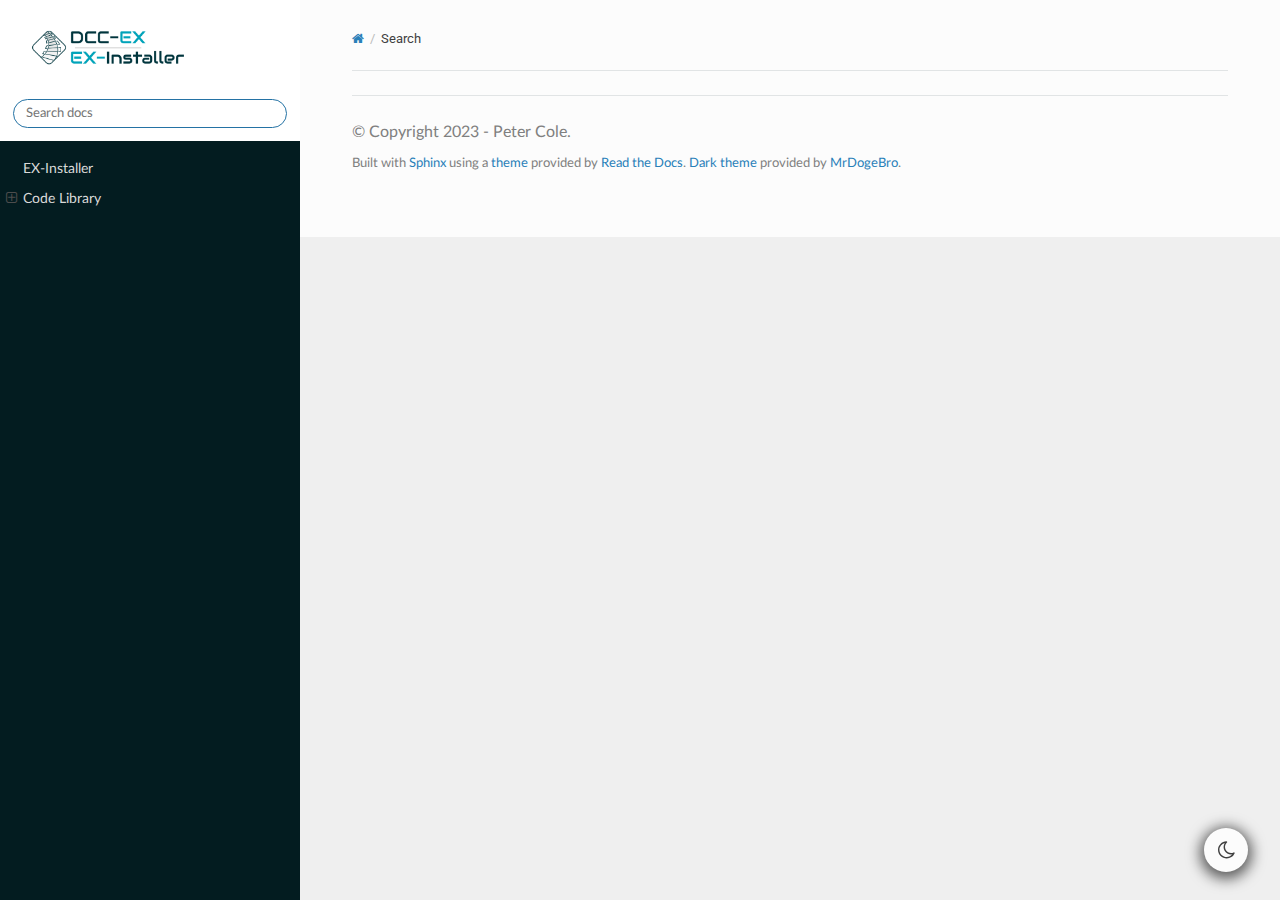
<file: search.html>
<!DOCTYPE html>
<html class="writer-html5" lang="en" data-content_root="./">
<head>
  <meta charset="utf-8" />
  <meta name="viewport" content="width=device-width, initial-scale=1.0" />
  <title>Search &mdash; EX-Installer  documentation</title>
      <link rel="stylesheet" type="text/css" href="_static/pygments.css?v=80d5e7a1" />
      <link rel="stylesheet" type="text/css" href="_static/css/theme.css?v=19f00094" />
      <link rel="stylesheet" type="text/css" href="_static/css/dccex_theme.css?v=2ceefcef" />
      <link rel="stylesheet" type="text/css" href="_static/css/sphinx_design_overrides.css?v=de8b2a37" />
      <link rel="stylesheet" type="text/css" href="_static/dark_mode_css/general.css?v=c0a7eb24" />
      <link rel="stylesheet" type="text/css" href="_static/dark_mode_css/dark.css?v=70edf1c7" />

  
    <link rel="shortcut icon" href="_static/favicon.ico"/>
    <link rel="canonical" href="https://dcc-ex.com/EX-Installer/search.html" />
    
  <!--[if lt IE 9]>
    <script src="_static/js/html5shiv.min.js"></script>
  <![endif]-->
  
        <script src="_static/jquery.js?v=5d32c60e"></script>
        <script src="_static/_sphinx_javascript_frameworks_compat.js?v=2cd50e6c"></script>
        <script src="_static/documentation_options.js?v=5929fcd5"></script>
        <script src="_static/doctools.js?v=888ff710"></script>
        <script src="_static/sphinx_highlight.js?v=dc90522c"></script>
        <script src="_static/dark_mode_js/default_light.js?v=c2e647ce"></script>
        <script src="_static/dark_mode_js/theme_switcher.js?v=358d3910"></script>
    <script src="_static/js/theme.js"></script>
    <script src="_static/searchtools.js"></script>
    <script src="_static/language_data.js"></script>
    <link rel="index" title="Index" href="genindex.html" />
    <link rel="search" title="Search" href="#" /> 
</head>

<body class="wy-body-for-nav"> 
  <div class="wy-grid-for-nav">
    <nav data-toggle="wy-nav-shift" class="wy-nav-side">
      <div class="wy-side-scroll">
        <div class="wy-side-nav-search"  style="background: white" >

          
          
          <a href="index.html">
            
              <img src="_static/product-logo-ex-installer.png" class="logo" alt="Logo"/>
          </a>
<div role="search">
  <form id="rtd-search-form" class="wy-form" action="#" method="get">
    <input type="text" name="q" placeholder="Search docs" aria-label="Search docs" />
    <input type="hidden" name="check_keywords" value="yes" />
    <input type="hidden" name="area" value="default" />
  </form>
</div>
        </div><div class="wy-menu wy-menu-vertical" data-spy="affix" role="navigation" aria-label="Navigation menu">
              <ul>
<li class="toctree-l1"><a class="reference internal" href="index.html">EX-Installer</a></li>
<li class="toctree-l1"><a class="reference internal" href="library.html">Code Library</a><ul>
<li class="toctree-l2"><a class="reference internal" href="library.html#welcome">welcome</a><ul>
<li class="toctree-l3"><a class="reference internal" href="library.html#ex_installer.welcome.Welcome"><code class="docutils literal notranslate"><span class="pre">Welcome</span></code></a><ul>
<li class="toctree-l4"><a class="reference internal" href="library.html#ex_installer.welcome.Welcome.set_text"><code class="docutils literal notranslate"><span class="pre">Welcome.set_text()</span></code></a></li>
</ul>
</li>
</ul>
</li>
<li class="toctree-l2"><a class="reference internal" href="library.html#ex-installer">ex_installer</a><ul>
<li class="toctree-l3"><a class="reference internal" href="library.html#ex_installer.ex_installer.EXInstaller"><code class="docutils literal notranslate"><span class="pre">EXInstaller</span></code></a><ul>
<li class="toctree-l4"><a class="reference internal" href="library.html#ex_installer.ex_installer.EXInstaller.about"><code class="docutils literal notranslate"><span class="pre">EXInstaller.about()</span></code></a></li>
<li class="toctree-l4"><a class="reference internal" href="library.html#ex_installer.ex_installer.EXInstaller.acli"><code class="docutils literal notranslate"><span class="pre">EXInstaller.acli</span></code></a></li>
<li class="toctree-l4"><a class="reference internal" href="library.html#ex_installer.ex_installer.EXInstaller.app_version"><code class="docutils literal notranslate"><span class="pre">EXInstaller.app_version</span></code></a></li>
<li class="toctree-l4"><a class="reference internal" href="library.html#ex_installer.ex_installer.EXInstaller.exception_handler"><code class="docutils literal notranslate"><span class="pre">EXInstaller.exception_handler()</span></code></a></li>
<li class="toctree-l4"><a class="reference internal" href="library.html#ex_installer.ex_installer.EXInstaller.git"><code class="docutils literal notranslate"><span class="pre">EXInstaller.git</span></code></a></li>
<li class="toctree-l4"><a class="reference internal" href="library.html#ex_installer.ex_installer.EXInstaller.instructions"><code class="docutils literal notranslate"><span class="pre">EXInstaller.instructions()</span></code></a></li>
<li class="toctree-l4"><a class="reference internal" href="library.html#ex_installer.ex_installer.EXInstaller.news"><code class="docutils literal notranslate"><span class="pre">EXInstaller.news()</span></code></a></li>
<li class="toctree-l4"><a class="reference internal" href="library.html#ex_installer.ex_installer.EXInstaller.set_scaling"><code class="docutils literal notranslate"><span class="pre">EXInstaller.set_scaling()</span></code></a></li>
<li class="toctree-l4"><a class="reference internal" href="library.html#ex_installer.ex_installer.EXInstaller.switch_view"><code class="docutils literal notranslate"><span class="pre">EXInstaller.switch_view()</span></code></a></li>
<li class="toctree-l4"><a class="reference internal" href="library.html#ex_installer.ex_installer.EXInstaller.toggle_debug"><code class="docutils literal notranslate"><span class="pre">EXInstaller.toggle_debug()</span></code></a></li>
<li class="toctree-l4"><a class="reference internal" href="library.html#ex_installer.ex_installer.EXInstaller.website"><code class="docutils literal notranslate"><span class="pre">EXInstaller.website()</span></code></a></li>
</ul>
</li>
</ul>
</li>
<li class="toctree-l2"><a class="reference internal" href="library.html#manage-arduino-cli">manage_arduino_cli</a><ul>
<li class="toctree-l3"><a class="reference internal" href="library.html#ex_installer.manage_arduino_cli.ManageArduinoCLI"><code class="docutils literal notranslate"><span class="pre">ManageArduinoCLI</span></code></a><ul>
<li class="toctree-l4"><a class="reference internal" href="library.html#ex_installer.manage_arduino_cli.ManageArduinoCLI.check_arduino_cli"><code class="docutils literal notranslate"><span class="pre">ManageArduinoCLI.check_arduino_cli()</span></code></a></li>
<li class="toctree-l4"><a class="reference internal" href="library.html#ex_installer.manage_arduino_cli.ManageArduinoCLI.get_library_list"><code class="docutils literal notranslate"><span class="pre">ManageArduinoCLI.get_library_list()</span></code></a></li>
<li class="toctree-l4"><a class="reference internal" href="library.html#ex_installer.manage_arduino_cli.ManageArduinoCLI.install_instruction_text"><code class="docutils literal notranslate"><span class="pre">ManageArduinoCLI.install_instruction_text</span></code></a></li>
<li class="toctree-l4"><a class="reference internal" href="library.html#ex_installer.manage_arduino_cli.ManageArduinoCLI.installed_text"><code class="docutils literal notranslate"><span class="pre">ManageArduinoCLI.installed_text</span></code></a></li>
<li class="toctree-l4"><a class="reference internal" href="library.html#ex_installer.manage_arduino_cli.ManageArduinoCLI.intro_text"><code class="docutils literal notranslate"><span class="pre">ManageArduinoCLI.intro_text</span></code></a></li>
<li class="toctree-l4"><a class="reference internal" href="library.html#ex_installer.manage_arduino_cli.ManageArduinoCLI.manage_cli"><code class="docutils literal notranslate"><span class="pre">ManageArduinoCLI.manage_cli()</span></code></a></li>
<li class="toctree-l4"><a class="reference internal" href="library.html#ex_installer.manage_arduino_cli.ManageArduinoCLI.not_installed_text"><code class="docutils literal notranslate"><span class="pre">ManageArduinoCLI.not_installed_text</span></code></a></li>
<li class="toctree-l4"><a class="reference internal" href="library.html#ex_installer.manage_arduino_cli.ManageArduinoCLI.refresh_instruction_text"><code class="docutils literal notranslate"><span class="pre">ManageArduinoCLI.refresh_instruction_text</span></code></a></li>
<li class="toctree-l4"><a class="reference internal" href="library.html#ex_installer.manage_arduino_cli.ManageArduinoCLI.set_state"><code class="docutils literal notranslate"><span class="pre">ManageArduinoCLI.set_state()</span></code></a></li>
<li class="toctree-l4"><a class="reference internal" href="library.html#ex_installer.manage_arduino_cli.ManageArduinoCLI.update_package_list"><code class="docutils literal notranslate"><span class="pre">ManageArduinoCLI.update_package_list()</span></code></a></li>
</ul>
</li>
</ul>
</li>
<li class="toctree-l2"><a class="reference internal" href="library.html#select-device">select_device</a><ul>
<li class="toctree-l3"><a class="reference internal" href="library.html#ex_installer.select_device.SelectDevice"><code class="docutils literal notranslate"><span class="pre">SelectDevice</span></code></a><ul>
<li class="toctree-l4"><a class="reference internal" href="library.html#ex_installer.select_device.SelectDevice.get_port_description"><code class="docutils literal notranslate"><span class="pre">SelectDevice.get_port_description()</span></code></a></li>
<li class="toctree-l4"><a class="reference internal" href="library.html#ex_installer.select_device.SelectDevice.instruction_text"><code class="docutils literal notranslate"><span class="pre">SelectDevice.instruction_text</span></code></a></li>
<li class="toctree-l4"><a class="reference internal" href="library.html#ex_installer.select_device.SelectDevice.list_devices"><code class="docutils literal notranslate"><span class="pre">SelectDevice.list_devices()</span></code></a></li>
<li class="toctree-l4"><a class="reference internal" href="library.html#ex_installer.select_device.SelectDevice.select_device"><code class="docutils literal notranslate"><span class="pre">SelectDevice.select_device()</span></code></a></li>
<li class="toctree-l4"><a class="reference internal" href="library.html#ex_installer.select_device.SelectDevice.set_state"><code class="docutils literal notranslate"><span class="pre">SelectDevice.set_state()</span></code></a></li>
<li class="toctree-l4"><a class="reference internal" href="library.html#ex_installer.select_device.SelectDevice.update_board"><code class="docutils literal notranslate"><span class="pre">SelectDevice.update_board()</span></code></a></li>
</ul>
</li>
</ul>
</li>
<li class="toctree-l2"><a class="reference internal" href="library.html#select-product">select_product</a><ul>
<li class="toctree-l3"><a class="reference internal" href="library.html#ex_installer.select_product.SelectProduct"><code class="docutils literal notranslate"><span class="pre">SelectProduct</span></code></a><ul>
<li class="toctree-l4"><a class="reference internal" href="library.html#ex_installer.select_product.SelectProduct.check_product_device"><code class="docutils literal notranslate"><span class="pre">SelectProduct.check_product_device()</span></code></a></li>
</ul>
</li>
</ul>
</li>
<li class="toctree-l2"><a class="reference internal" href="library.html#serial-monitor">serial_monitor</a><ul>
<li class="toctree-l3"><a class="reference internal" href="library.html#ex_installer.serial_monitor.SerialMonitor"><code class="docutils literal notranslate"><span class="pre">SerialMonitor</span></code></a><ul>
<li class="toctree-l4"><a class="reference internal" href="library.html#ex_installer.serial_monitor.SerialMonitor.browse_log_dir"><code class="docutils literal notranslate"><span class="pre">SerialMonitor.browse_log_dir()</span></code></a></li>
<li class="toctree-l4"><a class="reference internal" href="library.html#ex_installer.serial_monitor.SerialMonitor.close_monitor"><code class="docutils literal notranslate"><span class="pre">SerialMonitor.close_monitor()</span></code></a></li>
<li class="toctree-l4"><a class="reference internal" href="library.html#ex_installer.serial_monitor.SerialMonitor.exception_handler"><code class="docutils literal notranslate"><span class="pre">SerialMonitor.exception_handler()</span></code></a></li>
<li class="toctree-l4"><a class="reference internal" href="library.html#ex_installer.serial_monitor.SerialMonitor.monitor"><code class="docutils literal notranslate"><span class="pre">SerialMonitor.monitor()</span></code></a></li>
<li class="toctree-l4"><a class="reference internal" href="library.html#ex_installer.serial_monitor.SerialMonitor.read_output"><code class="docutils literal notranslate"><span class="pre">SerialMonitor.read_output()</span></code></a></li>
<li class="toctree-l4"><a class="reference internal" href="library.html#ex_installer.serial_monitor.SerialMonitor.save_log_file"><code class="docutils literal notranslate"><span class="pre">SerialMonitor.save_log_file()</span></code></a></li>
<li class="toctree-l4"><a class="reference internal" href="library.html#ex_installer.serial_monitor.SerialMonitor.send_command"><code class="docutils literal notranslate"><span class="pre">SerialMonitor.send_command()</span></code></a></li>
<li class="toctree-l4"><a class="reference internal" href="library.html#ex_installer.serial_monitor.SerialMonitor.show_save_log_popup"><code class="docutils literal notranslate"><span class="pre">SerialMonitor.show_save_log_popup()</span></code></a></li>
<li class="toctree-l4"><a class="reference internal" href="library.html#ex_installer.serial_monitor.SerialMonitor.update_textbox"><code class="docutils literal notranslate"><span class="pre">SerialMonitor.update_textbox()</span></code></a></li>
</ul>
</li>
</ul>
</li>
<li class="toctree-l2"><a class="reference internal" href="library.html#ex-commandstation">EX CommandStation</a><ul>
<li class="toctree-l3"><a class="reference internal" href="library.html#id1">ex_commandstation</a><ul>
<li class="toctree-l4"><a class="reference internal" href="library.html#ex_installer.ex_commandstation.EXCommandStation"><code class="docutils literal notranslate"><span class="pre">EXCommandStation</span></code></a><ul>
<li class="toctree-l5"><a class="reference internal" href="library.html#ex_installer.ex_commandstation.EXCommandStation.check_invalid_wifi_password"><code class="docutils literal notranslate"><span class="pre">EXCommandStation.check_invalid_wifi_password()</span></code></a></li>
<li class="toctree-l5"><a class="reference internal" href="library.html#ex_installer.ex_commandstation.EXCommandStation.check_motor_driver"><code class="docutils literal notranslate"><span class="pre">EXCommandStation.check_motor_driver()</span></code></a></li>
<li class="toctree-l5"><a class="reference internal" href="library.html#ex_installer.ex_commandstation.EXCommandStation.check_selected_device"><code class="docutils literal notranslate"><span class="pre">EXCommandStation.check_selected_device()</span></code></a></li>
<li class="toctree-l5"><a class="reference internal" href="library.html#ex_installer.ex_commandstation.EXCommandStation.create_config_files"><code class="docutils literal notranslate"><span class="pre">EXCommandStation.create_config_files()</span></code></a></li>
<li class="toctree-l5"><a class="reference internal" href="library.html#ex_installer.ex_commandstation.EXCommandStation.current_override"><code class="docutils literal notranslate"><span class="pre">EXCommandStation.current_override()</span></code></a></li>
<li class="toctree-l5"><a class="reference internal" href="library.html#ex_installer.ex_commandstation.EXCommandStation.decrement_channel"><code class="docutils literal notranslate"><span class="pre">EXCommandStation.decrement_channel()</span></code></a></li>
<li class="toctree-l5"><a class="reference internal" href="library.html#ex_installer.ex_commandstation.EXCommandStation.default_config_options"><code class="docutils literal notranslate"><span class="pre">EXCommandStation.default_config_options</span></code></a></li>
<li class="toctree-l5"><a class="reference internal" href="library.html#ex_installer.ex_commandstation.EXCommandStation.default_myAutomation_options"><code class="docutils literal notranslate"><span class="pre">EXCommandStation.default_myAutomation_options</span></code></a></li>
<li class="toctree-l5"><a class="reference internal" href="library.html#ex_installer.ex_commandstation.EXCommandStation.display_config_screen"><code class="docutils literal notranslate"><span class="pre">EXCommandStation.display_config_screen()</span></code></a></li>
<li class="toctree-l5"><a class="reference internal" href="library.html#ex_installer.ex_commandstation.EXCommandStation.generate_config"><code class="docutils literal notranslate"><span class="pre">EXCommandStation.generate_config()</span></code></a></li>
<li class="toctree-l5"><a class="reference internal" href="library.html#ex_installer.ex_commandstation.EXCommandStation.generate_myAutomation"><code class="docutils literal notranslate"><span class="pre">EXCommandStation.generate_myAutomation()</span></code></a></li>
<li class="toctree-l5"><a class="reference internal" href="library.html#ex_installer.ex_commandstation.EXCommandStation.get_motor_drivers"><code class="docutils literal notranslate"><span class="pre">EXCommandStation.get_motor_drivers()</span></code></a></li>
<li class="toctree-l5"><a class="reference internal" href="library.html#ex_installer.ex_commandstation.EXCommandStation.hardware_text"><code class="docutils literal notranslate"><span class="pre">EXCommandStation.hardware_text</span></code></a></li>
<li class="toctree-l5"><a class="reference internal" href="library.html#ex_installer.ex_commandstation.EXCommandStation.increment_channel"><code class="docutils literal notranslate"><span class="pre">EXCommandStation.increment_channel()</span></code></a></li>
<li class="toctree-l5"><a class="reference internal" href="library.html#ex_installer.ex_commandstation.EXCommandStation.set_a_mode"><code class="docutils literal notranslate"><span class="pre">EXCommandStation.set_a_mode()</span></code></a></li>
<li class="toctree-l5"><a class="reference internal" href="library.html#ex_installer.ex_commandstation.EXCommandStation.set_advanced_config"><code class="docutils literal notranslate"><span class="pre">EXCommandStation.set_advanced_config()</span></code></a></li>
<li class="toctree-l5"><a class="reference internal" href="library.html#ex_installer.ex_commandstation.EXCommandStation.set_b_mode"><code class="docutils literal notranslate"><span class="pre">EXCommandStation.set_b_mode()</span></code></a></li>
<li class="toctree-l5"><a class="reference internal" href="library.html#ex_installer.ex_commandstation.EXCommandStation.set_display"><code class="docutils literal notranslate"><span class="pre">EXCommandStation.set_display()</span></code></a></li>
<li class="toctree-l5"><a class="reference internal" href="library.html#ex_installer.ex_commandstation.EXCommandStation.set_ethernet"><code class="docutils literal notranslate"><span class="pre">EXCommandStation.set_ethernet()</span></code></a></li>
<li class="toctree-l5"><a class="reference internal" href="library.html#ex_installer.ex_commandstation.EXCommandStation.set_product_version"><code class="docutils literal notranslate"><span class="pre">EXCommandStation.set_product_version()</span></code></a></li>
<li class="toctree-l5"><a class="reference internal" href="library.html#ex_installer.ex_commandstation.EXCommandStation.set_track_modes"><code class="docutils literal notranslate"><span class="pre">EXCommandStation.set_track_modes()</span></code></a></li>
<li class="toctree-l5"><a class="reference internal" href="library.html#ex_installer.ex_commandstation.EXCommandStation.set_wifi"><code class="docutils literal notranslate"><span class="pre">EXCommandStation.set_wifi()</span></code></a></li>
<li class="toctree-l5"><a class="reference internal" href="library.html#ex_installer.ex_commandstation.EXCommandStation.set_wifi_widgets"><code class="docutils literal notranslate"><span class="pre">EXCommandStation.set_wifi_widgets()</span></code></a></li>
<li class="toctree-l5"><a class="reference internal" href="library.html#ex_installer.ex_commandstation.EXCommandStation.setup_config_frame"><code class="docutils literal notranslate"><span class="pre">EXCommandStation.setup_config_frame()</span></code></a></li>
<li class="toctree-l5"><a class="reference internal" href="library.html#ex_installer.ex_commandstation.EXCommandStation.supported_displays"><code class="docutils literal notranslate"><span class="pre">EXCommandStation.supported_displays</span></code></a></li>
<li class="toctree-l5"><a class="reference internal" href="library.html#ex_installer.ex_commandstation.EXCommandStation.trackmanager_modes"><code class="docutils literal notranslate"><span class="pre">EXCommandStation.trackmanager_modes</span></code></a></li>
</ul>
</li>
</ul>
</li>
<li class="toctree-l3"><a class="reference internal" href="library.html#select-version-config">select_version_config</a><ul>
<li class="toctree-l4"><a class="reference internal" href="library.html#ex_installer.select_version_config.SelectVersionConfig"><code class="docutils literal notranslate"><span class="pre">SelectVersionConfig</span></code></a><ul>
<li class="toctree-l5"><a class="reference internal" href="library.html#ex_installer.select_version_config.SelectVersionConfig.browse_configdir"><code class="docutils literal notranslate"><span class="pre">SelectVersionConfig.browse_configdir()</span></code></a></li>
<li class="toctree-l5"><a class="reference internal" href="library.html#ex_installer.select_version_config.SelectVersionConfig.copy_config_files"><code class="docutils literal notranslate"><span class="pre">SelectVersionConfig.copy_config_files()</span></code></a></li>
<li class="toctree-l5"><a class="reference internal" href="library.html#ex_installer.select_version_config.SelectVersionConfig.delete_config_files"><code class="docutils literal notranslate"><span class="pre">SelectVersionConfig.delete_config_files()</span></code></a></li>
<li class="toctree-l5"><a class="reference internal" href="library.html#ex_installer.select_version_config.SelectVersionConfig.resolve_local_changes"><code class="docutils literal notranslate"><span class="pre">SelectVersionConfig.resolve_local_changes()</span></code></a></li>
<li class="toctree-l5"><a class="reference internal" href="library.html#ex_installer.select_version_config.SelectVersionConfig.set_next_config"><code class="docutils literal notranslate"><span class="pre">SelectVersionConfig.set_next_config()</span></code></a></li>
<li class="toctree-l5"><a class="reference internal" href="library.html#ex_installer.select_version_config.SelectVersionConfig.set_product"><code class="docutils literal notranslate"><span class="pre">SelectVersionConfig.set_product()</span></code></a></li>
<li class="toctree-l5"><a class="reference internal" href="library.html#ex_installer.select_version_config.SelectVersionConfig.set_select_version"><code class="docutils literal notranslate"><span class="pre">SelectVersionConfig.set_select_version()</span></code></a></li>
<li class="toctree-l5"><a class="reference internal" href="library.html#ex_installer.select_version_config.SelectVersionConfig.set_version"><code class="docutils literal notranslate"><span class="pre">SelectVersionConfig.set_version()</span></code></a></li>
<li class="toctree-l5"><a class="reference internal" href="library.html#ex_installer.select_version_config.SelectVersionConfig.set_versions"><code class="docutils literal notranslate"><span class="pre">SelectVersionConfig.set_versions()</span></code></a></li>
<li class="toctree-l5"><a class="reference internal" href="library.html#ex_installer.select_version_config.SelectVersionConfig.setup_local_repo"><code class="docutils literal notranslate"><span class="pre">SelectVersionConfig.setup_local_repo()</span></code></a></li>
<li class="toctree-l5"><a class="reference internal" href="library.html#ex_installer.select_version_config.SelectVersionConfig.setup_version_frame"><code class="docutils literal notranslate"><span class="pre">SelectVersionConfig.setup_version_frame()</span></code></a></li>
<li class="toctree-l5"><a class="reference internal" href="library.html#ex_installer.select_version_config.SelectVersionConfig.validate_config_dir"><code class="docutils literal notranslate"><span class="pre">SelectVersionConfig.validate_config_dir()</span></code></a></li>
<li class="toctree-l5"><a class="reference internal" href="library.html#ex_installer.select_version_config.SelectVersionConfig.version_text"><code class="docutils literal notranslate"><span class="pre">SelectVersionConfig.version_text</span></code></a></li>
</ul>
</li>
</ul>
</li>
<li class="toctree-l3"><a class="reference internal" href="library.html#advanced-config">advanced_config</a><ul>
<li class="toctree-l4"><a class="reference internal" href="library.html#ex_installer.advanced_config.AdvancedConfig"><code class="docutils literal notranslate"><span class="pre">AdvancedConfig</span></code></a><ul>
<li class="toctree-l5"><a class="reference internal" href="library.html#ex_installer.advanced_config.AdvancedConfig.reload_view"><code class="docutils literal notranslate"><span class="pre">AdvancedConfig.reload_view()</span></code></a></li>
<li class="toctree-l5"><a class="reference internal" href="library.html#ex_installer.advanced_config.AdvancedConfig.save_config_files"><code class="docutils literal notranslate"><span class="pre">AdvancedConfig.save_config_files()</span></code></a></li>
<li class="toctree-l5"><a class="reference internal" href="library.html#ex_installer.advanced_config.AdvancedConfig.set_product"><code class="docutils literal notranslate"><span class="pre">AdvancedConfig.set_product()</span></code></a></li>
</ul>
</li>
</ul>
</li>
</ul>
</li>
<li class="toctree-l2"><a class="reference internal" href="library.html#ex-ioexpander">ex_ioexpander</a><ul>
<li class="toctree-l3"><a class="reference internal" href="library.html#ex_installer.ex_ioexpander.EXIOExpander"><code class="docutils literal notranslate"><span class="pre">EXIOExpander</span></code></a><ul>
<li class="toctree-l4"><a class="reference internal" href="library.html#ex_installer.ex_ioexpander.EXIOExpander.decrement_address"><code class="docutils literal notranslate"><span class="pre">EXIOExpander.decrement_address()</span></code></a></li>
<li class="toctree-l4"><a class="reference internal" href="library.html#ex_installer.ex_ioexpander.EXIOExpander.diag_test_options"><code class="docutils literal notranslate"><span class="pre">EXIOExpander.diag_test_options()</span></code></a></li>
<li class="toctree-l4"><a class="reference internal" href="library.html#ex_installer.ex_ioexpander.EXIOExpander.generate_config"><code class="docutils literal notranslate"><span class="pre">EXIOExpander.generate_config()</span></code></a></li>
<li class="toctree-l4"><a class="reference internal" href="library.html#ex_installer.ex_ioexpander.EXIOExpander.increment_address"><code class="docutils literal notranslate"><span class="pre">EXIOExpander.increment_address()</span></code></a></li>
<li class="toctree-l4"><a class="reference internal" href="library.html#ex_installer.ex_ioexpander.EXIOExpander.set_one_test"><code class="docutils literal notranslate"><span class="pre">EXIOExpander.set_one_test()</span></code></a></li>
<li class="toctree-l4"><a class="reference internal" href="library.html#ex_installer.ex_ioexpander.EXIOExpander.set_product_version"><code class="docutils literal notranslate"><span class="pre">EXIOExpander.set_product_version()</span></code></a></li>
<li class="toctree-l4"><a class="reference internal" href="library.html#ex_installer.ex_ioexpander.EXIOExpander.setup_config_frame"><code class="docutils literal notranslate"><span class="pre">EXIOExpander.setup_config_frame()</span></code></a></li>
<li class="toctree-l4"><a class="reference internal" href="library.html#ex_installer.ex_ioexpander.EXIOExpander.validate_i2c_address"><code class="docutils literal notranslate"><span class="pre">EXIOExpander.validate_i2c_address()</span></code></a></li>
</ul>
</li>
</ul>
</li>
<li class="toctree-l2"><a class="reference internal" href="library.html#ex-turntable">ex_turntable</a><ul>
<li class="toctree-l3"><a class="reference internal" href="library.html#ex_installer.ex_turntable.EXTurntable"><code class="docutils literal notranslate"><span class="pre">EXTurntable</span></code></a><ul>
<li class="toctree-l4"><a class="reference internal" href="library.html#ex_installer.ex_turntable.EXTurntable.check_stepper"><code class="docutils literal notranslate"><span class="pre">EXTurntable.check_stepper()</span></code></a></li>
<li class="toctree-l4"><a class="reference internal" href="library.html#ex_installer.ex_turntable.EXTurntable.decrement_address"><code class="docutils literal notranslate"><span class="pre">EXTurntable.decrement_address()</span></code></a></li>
<li class="toctree-l4"><a class="reference internal" href="library.html#ex_installer.ex_turntable.EXTurntable.generate_config"><code class="docutils literal notranslate"><span class="pre">EXTurntable.generate_config()</span></code></a></li>
<li class="toctree-l4"><a class="reference internal" href="library.html#ex_installer.ex_turntable.EXTurntable.get_steppers"><code class="docutils literal notranslate"><span class="pre">EXTurntable.get_steppers()</span></code></a></li>
<li class="toctree-l4"><a class="reference internal" href="library.html#ex_installer.ex_turntable.EXTurntable.increment_address"><code class="docutils literal notranslate"><span class="pre">EXTurntable.increment_address()</span></code></a></li>
<li class="toctree-l4"><a class="reference internal" href="library.html#ex_installer.ex_turntable.EXTurntable.set_advanced_config"><code class="docutils literal notranslate"><span class="pre">EXTurntable.set_advanced_config()</span></code></a></li>
<li class="toctree-l4"><a class="reference internal" href="library.html#ex_installer.ex_turntable.EXTurntable.set_forward_only"><code class="docutils literal notranslate"><span class="pre">EXTurntable.set_forward_only()</span></code></a></li>
<li class="toctree-l4"><a class="reference internal" href="library.html#ex_installer.ex_turntable.EXTurntable.set_home"><code class="docutils literal notranslate"><span class="pre">EXTurntable.set_home()</span></code></a></li>
<li class="toctree-l4"><a class="reference internal" href="library.html#ex_installer.ex_turntable.EXTurntable.set_limit"><code class="docutils literal notranslate"><span class="pre">EXTurntable.set_limit()</span></code></a></li>
<li class="toctree-l4"><a class="reference internal" href="library.html#ex_installer.ex_turntable.EXTurntable.set_mode"><code class="docutils literal notranslate"><span class="pre">EXTurntable.set_mode()</span></code></a></li>
<li class="toctree-l4"><a class="reference internal" href="library.html#ex_installer.ex_turntable.EXTurntable.set_phase_switching"><code class="docutils literal notranslate"><span class="pre">EXTurntable.set_phase_switching()</span></code></a></li>
<li class="toctree-l4"><a class="reference internal" href="library.html#ex_installer.ex_turntable.EXTurntable.set_product_version"><code class="docutils literal notranslate"><span class="pre">EXTurntable.set_product_version()</span></code></a></li>
<li class="toctree-l4"><a class="reference internal" href="library.html#ex_installer.ex_turntable.EXTurntable.set_relay"><code class="docutils literal notranslate"><span class="pre">EXTurntable.set_relay()</span></code></a></li>
<li class="toctree-l4"><a class="reference internal" href="library.html#ex_installer.ex_turntable.EXTurntable.set_reverse_only"><code class="docutils literal notranslate"><span class="pre">EXTurntable.set_reverse_only()</span></code></a></li>
<li class="toctree-l4"><a class="reference internal" href="library.html#ex_installer.ex_turntable.EXTurntable.setup_config_frame"><code class="docutils literal notranslate"><span class="pre">EXTurntable.setup_config_frame()</span></code></a></li>
<li class="toctree-l4"><a class="reference internal" href="library.html#ex_installer.ex_turntable.EXTurntable.validate_i2c_address"><code class="docutils literal notranslate"><span class="pre">EXTurntable.validate_i2c_address()</span></code></a></li>
</ul>
</li>
</ul>
</li>
<li class="toctree-l2"><a class="reference internal" href="library.html#arduino-cli">arduino_cli</a><ul>
<li class="toctree-l3"><a class="reference internal" href="library.html#ex_installer.arduino_cli.ThreadedArduinoCLI"><code class="docutils literal notranslate"><span class="pre">ThreadedArduinoCLI</span></code></a><ul>
<li class="toctree-l4"><a class="reference internal" href="library.html#ex_installer.arduino_cli.ThreadedArduinoCLI.arduino_cli_lock"><code class="docutils literal notranslate"><span class="pre">ThreadedArduinoCLI.arduino_cli_lock</span></code></a></li>
<li class="toctree-l4"><a class="reference internal" href="library.html#ex_installer.arduino_cli.ThreadedArduinoCLI.run"><code class="docutils literal notranslate"><span class="pre">ThreadedArduinoCLI.run()</span></code></a></li>
</ul>
</li>
<li class="toctree-l3"><a class="reference internal" href="library.html#ex_installer.arduino_cli.ArduinoCLI"><code class="docutils literal notranslate"><span class="pre">ArduinoCLI</span></code></a><ul>
<li class="toctree-l4"><a class="reference internal" href="library.html#ex_installer.arduino_cli.ArduinoCLI.arduino_downloads"><code class="docutils literal notranslate"><span class="pre">ArduinoCLI.arduino_downloads</span></code></a></li>
<li class="toctree-l4"><a class="reference internal" href="library.html#ex_installer.arduino_cli.ArduinoCLI.cli_file_path"><code class="docutils literal notranslate"><span class="pre">ArduinoCLI.cli_file_path()</span></code></a></li>
<li class="toctree-l4"><a class="reference internal" href="library.html#ex_installer.arduino_cli.ArduinoCLI.compile_sketch"><code class="docutils literal notranslate"><span class="pre">ArduinoCLI.compile_sketch()</span></code></a></li>
<li class="toctree-l4"><a class="reference internal" href="library.html#ex_installer.arduino_cli.ArduinoCLI.download_cli"><code class="docutils literal notranslate"><span class="pre">ArduinoCLI.download_cli()</span></code></a></li>
<li class="toctree-l4"><a class="reference internal" href="library.html#ex_installer.arduino_cli.ArduinoCLI.extra_platforms"><code class="docutils literal notranslate"><span class="pre">ArduinoCLI.extra_platforms</span></code></a></li>
<li class="toctree-l4"><a class="reference internal" href="library.html#ex_installer.arduino_cli.ArduinoCLI.get_package_list"><code class="docutils literal notranslate"><span class="pre">ArduinoCLI.get_package_list()</span></code></a></li>
<li class="toctree-l4"><a class="reference internal" href="library.html#ex_installer.arduino_cli.ArduinoCLI.get_platforms"><code class="docutils literal notranslate"><span class="pre">ArduinoCLI.get_platforms()</span></code></a></li>
<li class="toctree-l4"><a class="reference internal" href="library.html#ex_installer.arduino_cli.ArduinoCLI.get_version"><code class="docutils literal notranslate"><span class="pre">ArduinoCLI.get_version()</span></code></a></li>
<li class="toctree-l4"><a class="reference internal" href="library.html#ex_installer.arduino_cli.ArduinoCLI.initialise_config"><code class="docutils literal notranslate"><span class="pre">ArduinoCLI.initialise_config()</span></code></a></li>
<li class="toctree-l4"><a class="reference internal" href="library.html#ex_installer.arduino_cli.ArduinoCLI.install_cli"><code class="docutils literal notranslate"><span class="pre">ArduinoCLI.install_cli()</span></code></a></li>
<li class="toctree-l4"><a class="reference internal" href="library.html#ex_installer.arduino_cli.ArduinoCLI.install_library"><code class="docutils literal notranslate"><span class="pre">ArduinoCLI.install_library()</span></code></a></li>
<li class="toctree-l4"><a class="reference internal" href="library.html#ex_installer.arduino_cli.ArduinoCLI.install_package"><code class="docutils literal notranslate"><span class="pre">ArduinoCLI.install_package()</span></code></a></li>
<li class="toctree-l4"><a class="reference internal" href="library.html#ex_installer.arduino_cli.ArduinoCLI.is_installed"><code class="docutils literal notranslate"><span class="pre">ArduinoCLI.is_installed()</span></code></a></li>
<li class="toctree-l4"><a class="reference internal" href="library.html#ex_installer.arduino_cli.ArduinoCLI.list_boards"><code class="docutils literal notranslate"><span class="pre">ArduinoCLI.list_boards()</span></code></a></li>
<li class="toctree-l4"><a class="reference internal" href="library.html#ex_installer.arduino_cli.ArduinoCLI.supported_devices"><code class="docutils literal notranslate"><span class="pre">ArduinoCLI.supported_devices</span></code></a></li>
<li class="toctree-l4"><a class="reference internal" href="library.html#ex_installer.arduino_cli.ArduinoCLI.update_index"><code class="docutils literal notranslate"><span class="pre">ArduinoCLI.update_index()</span></code></a></li>
<li class="toctree-l4"><a class="reference internal" href="library.html#ex_installer.arduino_cli.ArduinoCLI.upgrade_platforms"><code class="docutils literal notranslate"><span class="pre">ArduinoCLI.upgrade_platforms()</span></code></a></li>
<li class="toctree-l4"><a class="reference internal" href="library.html#ex_installer.arduino_cli.ArduinoCLI.upload_sketch"><code class="docutils literal notranslate"><span class="pre">ArduinoCLI.upload_sketch()</span></code></a></li>
</ul>
</li>
</ul>
</li>
<li class="toctree-l2"><a class="reference internal" href="library.html#utility-common">Utility/Common</a><ul>
<li class="toctree-l3"><a class="reference internal" href="library.html#file-manager">file_manager</a><ul>
<li class="toctree-l4"><a class="reference internal" href="library.html#ex_installer.file_manager.ThreadedDownloader"><code class="docutils literal notranslate"><span class="pre">ThreadedDownloader</span></code></a><ul>
<li class="toctree-l5"><a class="reference internal" href="library.html#ex_installer.file_manager.ThreadedDownloader.download_lock"><code class="docutils literal notranslate"><span class="pre">ThreadedDownloader.download_lock</span></code></a></li>
<li class="toctree-l5"><a class="reference internal" href="library.html#ex_installer.file_manager.ThreadedDownloader.run"><code class="docutils literal notranslate"><span class="pre">ThreadedDownloader.run()</span></code></a></li>
</ul>
</li>
<li class="toctree-l4"><a class="reference internal" href="library.html#ex_installer.file_manager.ThreadedExtractor"><code class="docutils literal notranslate"><span class="pre">ThreadedExtractor</span></code></a><ul>
<li class="toctree-l5"><a class="reference internal" href="library.html#ex_installer.file_manager.ThreadedExtractor.extractor_lock"><code class="docutils literal notranslate"><span class="pre">ThreadedExtractor.extractor_lock</span></code></a></li>
<li class="toctree-l5"><a class="reference internal" href="library.html#ex_installer.file_manager.ThreadedExtractor.run"><code class="docutils literal notranslate"><span class="pre">ThreadedExtractor.run()</span></code></a></li>
</ul>
</li>
<li class="toctree-l4"><a class="reference internal" href="library.html#ex_installer.file_manager.FileManager"><code class="docutils literal notranslate"><span class="pre">FileManager</span></code></a><ul>
<li class="toctree-l5"><a class="reference internal" href="library.html#ex_installer.file_manager.FileManager.copy_config_files"><code class="docutils literal notranslate"><span class="pre">FileManager.copy_config_files()</span></code></a></li>
<li class="toctree-l5"><a class="reference internal" href="library.html#ex_installer.file_manager.FileManager.delete_config_files"><code class="docutils literal notranslate"><span class="pre">FileManager.delete_config_files()</span></code></a></li>
<li class="toctree-l5"><a class="reference internal" href="library.html#ex_installer.file_manager.FileManager.dir_is_empty"><code class="docutils literal notranslate"><span class="pre">FileManager.dir_is_empty()</span></code></a></li>
<li class="toctree-l5"><a class="reference internal" href="library.html#ex_installer.file_manager.FileManager.get_base_dir"><code class="docutils literal notranslate"><span class="pre">FileManager.get_base_dir()</span></code></a></li>
<li class="toctree-l5"><a class="reference internal" href="library.html#ex_installer.file_manager.FileManager.get_config_files"><code class="docutils literal notranslate"><span class="pre">FileManager.get_config_files()</span></code></a></li>
<li class="toctree-l5"><a class="reference internal" href="library.html#ex_installer.file_manager.FileManager.get_filepath"><code class="docutils literal notranslate"><span class="pre">FileManager.get_filepath()</span></code></a></li>
<li class="toctree-l5"><a class="reference internal" href="library.html#ex_installer.file_manager.FileManager.get_install_dir"><code class="docutils literal notranslate"><span class="pre">FileManager.get_install_dir()</span></code></a></li>
<li class="toctree-l5"><a class="reference internal" href="library.html#ex_installer.file_manager.FileManager.get_list_from_file"><code class="docutils literal notranslate"><span class="pre">FileManager.get_list_from_file()</span></code></a></li>
<li class="toctree-l5"><a class="reference internal" href="library.html#ex_installer.file_manager.FileManager.get_temp_dir"><code class="docutils literal notranslate"><span class="pre">FileManager.get_temp_dir()</span></code></a></li>
<li class="toctree-l5"><a class="reference internal" href="library.html#ex_installer.file_manager.FileManager.is_valid_dir"><code class="docutils literal notranslate"><span class="pre">FileManager.is_valid_dir()</span></code></a></li>
<li class="toctree-l5"><a class="reference internal" href="library.html#ex_installer.file_manager.FileManager.log"><code class="docutils literal notranslate"><span class="pre">FileManager.log</span></code></a></li>
<li class="toctree-l5"><a class="reference internal" href="library.html#ex_installer.file_manager.FileManager.read_config_file"><code class="docutils literal notranslate"><span class="pre">FileManager.read_config_file()</span></code></a></li>
<li class="toctree-l5"><a class="reference internal" href="library.html#ex_installer.file_manager.FileManager.read_version"><code class="docutils literal notranslate"><span class="pre">FileManager.read_version()</span></code></a></li>
<li class="toctree-l5"><a class="reference internal" href="library.html#ex_installer.file_manager.FileManager.rename_dir"><code class="docutils literal notranslate"><span class="pre">FileManager.rename_dir()</span></code></a></li>
<li class="toctree-l5"><a class="reference internal" href="library.html#ex_installer.file_manager.FileManager.write_config_file"><code class="docutils literal notranslate"><span class="pre">FileManager.write_config_file()</span></code></a></li>
</ul>
</li>
</ul>
</li>
<li class="toctree-l3"><a class="reference internal" href="library.html#common-fonts">common_fonts</a><ul>
<li class="toctree-l4"><a class="reference internal" href="library.html#ex_installer.common_fonts.CommonFonts"><code class="docutils literal notranslate"><span class="pre">CommonFonts</span></code></a><ul>
<li class="toctree-l5"><a class="reference internal" href="library.html#ex_installer.common_fonts.CommonFonts.default_font"><code class="docutils literal notranslate"><span class="pre">CommonFonts.default_font</span></code></a></li>
</ul>
</li>
</ul>
</li>
<li class="toctree-l3"><a class="reference internal" href="library.html#common-widgets">common_widgets</a><ul>
<li class="toctree-l4"><a class="reference internal" href="library.html#ex_installer.common_widgets.WindowLayout"><code class="docutils literal notranslate"><span class="pre">WindowLayout</span></code></a><ul>
<li class="toctree-l5"><a class="reference internal" href="library.html#ex_installer.common_widgets.WindowLayout.disable_input_states"><code class="docutils literal notranslate"><span class="pre">WindowLayout.disable_input_states()</span></code></a></li>
<li class="toctree-l5"><a class="reference internal" href="library.html#ex_installer.common_widgets.WindowLayout.get_exception"><code class="docutils literal notranslate"><span class="pre">WindowLayout.get_exception()</span></code></a></li>
<li class="toctree-l5"><a class="reference internal" href="library.html#ex_installer.common_widgets.WindowLayout.monitor_queue"><code class="docutils literal notranslate"><span class="pre">WindowLayout.monitor_queue()</span></code></a></li>
<li class="toctree-l5"><a class="reference internal" href="library.html#ex_installer.common_widgets.WindowLayout.process_error"><code class="docutils literal notranslate"><span class="pre">WindowLayout.process_error()</span></code></a></li>
<li class="toctree-l5"><a class="reference internal" href="library.html#ex_installer.common_widgets.WindowLayout.process_start"><code class="docutils literal notranslate"><span class="pre">WindowLayout.process_start()</span></code></a></li>
<li class="toctree-l5"><a class="reference internal" href="library.html#ex_installer.common_widgets.WindowLayout.process_stop"><code class="docutils literal notranslate"><span class="pre">WindowLayout.process_stop()</span></code></a></li>
<li class="toctree-l5"><a class="reference internal" href="library.html#ex_installer.common_widgets.WindowLayout.restore_input_states"><code class="docutils literal notranslate"><span class="pre">WindowLayout.restore_input_states()</span></code></a></li>
<li class="toctree-l5"><a class="reference internal" href="library.html#ex_installer.common_widgets.WindowLayout.set_title_logo"><code class="docutils literal notranslate"><span class="pre">WindowLayout.set_title_logo()</span></code></a></li>
<li class="toctree-l5"><a class="reference internal" href="library.html#ex_installer.common_widgets.WindowLayout.set_title_text"><code class="docutils literal notranslate"><span class="pre">WindowLayout.set_title_text()</span></code></a></li>
</ul>
</li>
<li class="toctree-l4"><a class="reference internal" href="library.html#ex_installer.common_widgets.NextBack"><code class="docutils literal notranslate"><span class="pre">NextBack</span></code></a><ul>
<li class="toctree-l5"><a class="reference internal" href="library.html#ex_installer.common_widgets.NextBack.disable_back"><code class="docutils literal notranslate"><span class="pre">NextBack.disable_back()</span></code></a></li>
<li class="toctree-l5"><a class="reference internal" href="library.html#ex_installer.common_widgets.NextBack.disable_next"><code class="docutils literal notranslate"><span class="pre">NextBack.disable_next()</span></code></a></li>
<li class="toctree-l5"><a class="reference internal" href="library.html#ex_installer.common_widgets.NextBack.enable_back"><code class="docutils literal notranslate"><span class="pre">NextBack.enable_back()</span></code></a></li>
<li class="toctree-l5"><a class="reference internal" href="library.html#ex_installer.common_widgets.NextBack.enable_next"><code class="docutils literal notranslate"><span class="pre">NextBack.enable_next()</span></code></a></li>
<li class="toctree-l5"><a class="reference internal" href="library.html#ex_installer.common_widgets.NextBack.hide_back"><code class="docutils literal notranslate"><span class="pre">NextBack.hide_back()</span></code></a></li>
<li class="toctree-l5"><a class="reference internal" href="library.html#ex_installer.common_widgets.NextBack.hide_log_button"><code class="docutils literal notranslate"><span class="pre">NextBack.hide_log_button()</span></code></a></li>
<li class="toctree-l5"><a class="reference internal" href="library.html#ex_installer.common_widgets.NextBack.hide_monitor_button"><code class="docutils literal notranslate"><span class="pre">NextBack.hide_monitor_button()</span></code></a></li>
<li class="toctree-l5"><a class="reference internal" href="library.html#ex_installer.common_widgets.NextBack.hide_next"><code class="docutils literal notranslate"><span class="pre">NextBack.hide_next()</span></code></a></li>
<li class="toctree-l5"><a class="reference internal" href="library.html#ex_installer.common_widgets.NextBack.monitor"><code class="docutils literal notranslate"><span class="pre">NextBack.monitor()</span></code></a></li>
<li class="toctree-l5"><a class="reference internal" href="library.html#ex_installer.common_widgets.NextBack.set_back_command"><code class="docutils literal notranslate"><span class="pre">NextBack.set_back_command()</span></code></a></li>
<li class="toctree-l5"><a class="reference internal" href="library.html#ex_installer.common_widgets.NextBack.set_back_text"><code class="docutils literal notranslate"><span class="pre">NextBack.set_back_text()</span></code></a></li>
<li class="toctree-l5"><a class="reference internal" href="library.html#ex_installer.common_widgets.NextBack.set_next_command"><code class="docutils literal notranslate"><span class="pre">NextBack.set_next_command()</span></code></a></li>
<li class="toctree-l5"><a class="reference internal" href="library.html#ex_installer.common_widgets.NextBack.set_next_text"><code class="docutils literal notranslate"><span class="pre">NextBack.set_next_text()</span></code></a></li>
<li class="toctree-l5"><a class="reference internal" href="library.html#ex_installer.common_widgets.NextBack.show_back"><code class="docutils literal notranslate"><span class="pre">NextBack.show_back()</span></code></a></li>
<li class="toctree-l5"><a class="reference internal" href="library.html#ex_installer.common_widgets.NextBack.show_log"><code class="docutils literal notranslate"><span class="pre">NextBack.show_log()</span></code></a></li>
<li class="toctree-l5"><a class="reference internal" href="library.html#ex_installer.common_widgets.NextBack.show_log_button"><code class="docutils literal notranslate"><span class="pre">NextBack.show_log_button()</span></code></a></li>
<li class="toctree-l5"><a class="reference internal" href="library.html#ex_installer.common_widgets.NextBack.show_monitor_button"><code class="docutils literal notranslate"><span class="pre">NextBack.show_monitor_button()</span></code></a></li>
<li class="toctree-l5"><a class="reference internal" href="library.html#ex_installer.common_widgets.NextBack.show_next"><code class="docutils literal notranslate"><span class="pre">NextBack.show_next()</span></code></a></li>
</ul>
</li>
<li class="toctree-l4"><a class="reference internal" href="library.html#ex_installer.common_widgets.FormattedTextbox"><code class="docutils literal notranslate"><span class="pre">FormattedTextbox</span></code></a><ul>
<li class="toctree-l5"><a class="reference internal" href="library.html#ex_installer.common_widgets.FormattedTextbox.insert_bullet"><code class="docutils literal notranslate"><span class="pre">FormattedTextbox.insert_bullet()</span></code></a></li>
</ul>
</li>
<li class="toctree-l4"><a class="reference internal" href="library.html#ex_installer.common_widgets.CreateToolTip"><code class="docutils literal notranslate"><span class="pre">CreateToolTip</span></code></a><ul>
<li class="toctree-l5"><a class="reference internal" href="library.html#ex_installer.common_widgets.CreateToolTip.enter_widget"><code class="docutils literal notranslate"><span class="pre">CreateToolTip.enter_widget()</span></code></a></li>
<li class="toctree-l5"><a class="reference internal" href="library.html#ex_installer.common_widgets.CreateToolTip.hide_tooltip"><code class="docutils literal notranslate"><span class="pre">CreateToolTip.hide_tooltip()</span></code></a></li>
<li class="toctree-l5"><a class="reference internal" href="library.html#ex_installer.common_widgets.CreateToolTip.leave_widget"><code class="docutils literal notranslate"><span class="pre">CreateToolTip.leave_widget()</span></code></a></li>
<li class="toctree-l5"><a class="reference internal" href="library.html#ex_installer.common_widgets.CreateToolTip.open_url"><code class="docutils literal notranslate"><span class="pre">CreateToolTip.open_url()</span></code></a></li>
<li class="toctree-l5"><a class="reference internal" href="library.html#ex_installer.common_widgets.CreateToolTip.schedule_tooltip"><code class="docutils literal notranslate"><span class="pre">CreateToolTip.schedule_tooltip()</span></code></a></li>
<li class="toctree-l5"><a class="reference internal" href="library.html#ex_installer.common_widgets.CreateToolTip.show_tooltip"><code class="docutils literal notranslate"><span class="pre">CreateToolTip.show_tooltip()</span></code></a></li>
<li class="toctree-l5"><a class="reference internal" href="library.html#ex_installer.common_widgets.CreateToolTip.unschedule_tooltip"><code class="docutils literal notranslate"><span class="pre">CreateToolTip.unschedule_tooltip()</span></code></a></li>
</ul>
</li>
</ul>
</li>
<li class="toctree-l3"><a class="reference internal" href="library.html#git-client">git_client</a><ul>
<li class="toctree-l4"><a class="reference internal" href="library.html#ex_installer.git_client.ThreadedGitClient"><code class="docutils literal notranslate"><span class="pre">ThreadedGitClient</span></code></a><ul>
<li class="toctree-l5"><a class="reference internal" href="library.html#ex_installer.git_client.ThreadedGitClient.api_lock"><code class="docutils literal notranslate"><span class="pre">ThreadedGitClient.api_lock</span></code></a></li>
<li class="toctree-l5"><a class="reference internal" href="library.html#ex_installer.git_client.ThreadedGitClient.run"><code class="docutils literal notranslate"><span class="pre">ThreadedGitClient.run()</span></code></a></li>
</ul>
</li>
<li class="toctree-l4"><a class="reference internal" href="library.html#ex_installer.git_client.GitClient"><code class="docutils literal notranslate"><span class="pre">GitClient</span></code></a><ul>
<li class="toctree-l5"><a class="reference internal" href="library.html#ex_installer.git_client.GitClient.check_local_changes"><code class="docutils literal notranslate"><span class="pre">GitClient.check_local_changes()</span></code></a></li>
<li class="toctree-l5"><a class="reference internal" href="library.html#ex_installer.git_client.GitClient.clone_repo"><code class="docutils literal notranslate"><span class="pre">GitClient.clone_repo()</span></code></a></li>
<li class="toctree-l5"><a class="reference internal" href="library.html#ex_installer.git_client.GitClient.dir_is_git_repo"><code class="docutils literal notranslate"><span class="pre">GitClient.dir_is_git_repo()</span></code></a></li>
<li class="toctree-l5"><a class="reference internal" href="library.html#ex_installer.git_client.GitClient.extract_version_details"><code class="docutils literal notranslate"><span class="pre">GitClient.extract_version_details()</span></code></a></li>
<li class="toctree-l5"><a class="reference internal" href="library.html#ex_installer.git_client.GitClient.get_branch_ref"><code class="docutils literal notranslate"><span class="pre">GitClient.get_branch_ref()</span></code></a></li>
<li class="toctree-l5"><a class="reference internal" href="library.html#ex_installer.git_client.GitClient.get_latest_devel"><code class="docutils literal notranslate"><span class="pre">GitClient.get_latest_devel()</span></code></a></li>
<li class="toctree-l5"><a class="reference internal" href="library.html#ex_installer.git_client.GitClient.get_latest_prod"><code class="docutils literal notranslate"><span class="pre">GitClient.get_latest_prod()</span></code></a></li>
<li class="toctree-l5"><a class="reference internal" href="library.html#ex_installer.git_client.GitClient.get_repo"><code class="docutils literal notranslate"><span class="pre">GitClient.get_repo()</span></code></a></li>
<li class="toctree-l5"><a class="reference internal" href="library.html#ex_installer.git_client.GitClient.get_repo_versions"><code class="docutils literal notranslate"><span class="pre">GitClient.get_repo_versions()</span></code></a></li>
<li class="toctree-l5"><a class="reference internal" href="library.html#ex_installer.git_client.GitClient.git_hard_reset"><code class="docutils literal notranslate"><span class="pre">GitClient.git_hard_reset()</span></code></a></li>
<li class="toctree-l5"><a class="reference internal" href="library.html#ex_installer.git_client.GitClient.log"><code class="docutils literal notranslate"><span class="pre">GitClient.log</span></code></a></li>
<li class="toctree-l5"><a class="reference internal" href="library.html#ex_installer.git_client.GitClient.pull"><code class="docutils literal notranslate"><span class="pre">GitClient.pull()</span></code></a></li>
<li class="toctree-l5"><a class="reference internal" href="library.html#ex_installer.git_client.GitClient.pull_latest"><code class="docutils literal notranslate"><span class="pre">GitClient.pull_latest()</span></code></a></li>
</ul>
</li>
</ul>
</li>
</ul>
</li>
</ul>
</li>
</ul>

        </div>
      </div>
    </nav>

    <section data-toggle="wy-nav-shift" class="wy-nav-content-wrap"><nav class="wy-nav-top" aria-label="Mobile navigation menu"  style="background: white" >
          <i data-toggle="wy-nav-top" class="fa fa-bars"></i>
          <a href="index.html">EX-Installer</a>
      </nav>

      <div class="wy-nav-content">
        <div class="rst-content">
          <div role="navigation" aria-label="Page navigation">
  <ul class="wy-breadcrumbs">
      <li><a href="index.html" class="icon icon-home" aria-label="Home"></a></li>
      <li class="breadcrumb-item active">Search</li>
      <li class="wy-breadcrumbs-aside">
      </li>
  </ul>
  <hr/>
</div>
          <div role="main" class="document" itemscope="itemscope" itemtype="http://schema.org/Article">
           <div itemprop="articleBody">
             
  <noscript>
  <div id="fallback" class="admonition warning">
    <p class="last">
      Please activate JavaScript to enable the search functionality.
    </p>
  </div>
  </noscript>

  
  <div id="search-results">
  
  </div>

           </div>
          </div>
          <footer>

  <hr/>

  <div role="contentinfo">
    <p>&#169; Copyright 2023 - Peter Cole.</p>
  </div>

  Built with <a href="https://www.sphinx-doc.org/">Sphinx</a> using a
    <a href="https://github.com/readthedocs/sphinx_rtd_theme">theme</a>
    provided by <a href="https://readthedocs.org">Read the Docs</a>.
   

</footer>
        </div>
      </div>
    </section>
  </div>
  <script>
      jQuery(function () {
          SphinxRtdTheme.Navigation.enable(true);
      });
  </script>
    <!-- Theme Analytics -->
    <script async src="https://www.googletagmanager.com/gtag/js?id=G-L5X0KNBF0W"></script>
    <script>
      window.dataLayer = window.dataLayer || [];
      function gtag(){dataLayer.push(arguments);}
      gtag('js', new Date());

      gtag('config', 'G-L5X0KNBF0W', {
          'anonymize_ip': false,
      });
    </script>
  <script>
    jQuery(function() { Search.loadIndex("searchindex.js"); });
  </script>
  
  <script id="searchindexloader"></script>
   


</body>
</html>
</file>
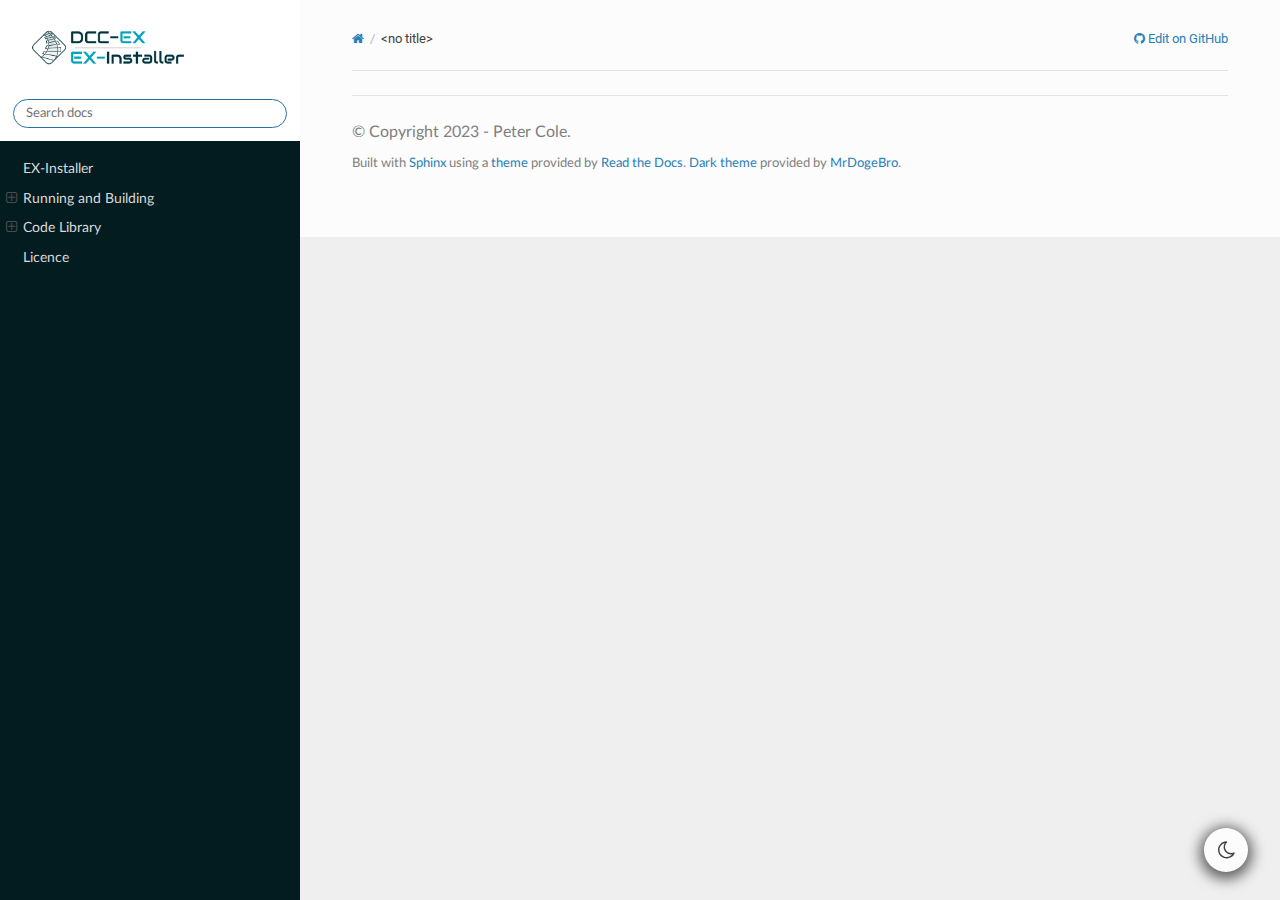
<file: include/include.html>
<!DOCTYPE html>
<html class="writer-html5" lang="en" data-content_root="../">
<head>
  <meta charset="utf-8" /><meta name="viewport" content="width=device-width, initial-scale=1" />
<meta content="DCC-EX DCC DCC++ EX DCC++EX" name="keywords" />

  <meta name="viewport" content="width=device-width, initial-scale=1.0" />
  <title>&lt;no title&gt; &mdash; EX-Installer  documentation</title>
      <link rel="stylesheet" type="text/css" href="../_static/pygments.css?v=80d5e7a1" />
      <link rel="stylesheet" type="text/css" href="../_static/css/theme.css?v=19f00094" />
      <link rel="stylesheet" type="text/css" href="../_static/css/dccex_theme.css?v=2ceefcef" />
      <link rel="stylesheet" type="text/css" href="../_static/css/sphinx_design_overrides.css?v=de8b2a37" />
      <link rel="stylesheet" type="text/css" href="../_static/dark_mode_css/general.css?v=c0a7eb24" />
      <link rel="stylesheet" type="text/css" href="../_static/dark_mode_css/dark.css?v=70edf1c7" />

  
    <link rel="shortcut icon" href="../_static/favicon.ico"/>
    <link rel="canonical" href="https://dcc-ex.com/EX-Installer/include/include.html" />
  <!--[if lt IE 9]>
    <script src="../_static/js/html5shiv.min.js"></script>
  <![endif]-->
  
        <script src="../_static/jquery.js?v=5d32c60e"></script>
        <script src="../_static/_sphinx_javascript_frameworks_compat.js?v=2cd50e6c"></script>
        <script src="../_static/documentation_options.js?v=5929fcd5"></script>
        <script src="../_static/doctools.js?v=888ff710"></script>
        <script src="../_static/sphinx_highlight.js?v=dc90522c"></script>
        <script src="../_static/dark_mode_js/default_light.js?v=c2e647ce"></script>
        <script src="../_static/dark_mode_js/theme_switcher.js?v=358d3910"></script>
    <script src="../_static/js/theme.js"></script>
    <link rel="index" title="Index" href="../genindex.html" />
    <link rel="search" title="Search" href="../search.html" /> 
</head>

<body class="wy-body-for-nav"> 
  <div class="wy-grid-for-nav">
    <nav data-toggle="wy-nav-shift" class="wy-nav-side">
      <div class="wy-side-scroll">
        <div class="wy-side-nav-search"  style="background: white" >

          
          
          <a href="../index.html">
            
              <img src="../_static/product-logo-ex-installer.png" class="logo" alt="Logo"/>
          </a>
<div role="search">
  <form id="rtd-search-form" class="wy-form" action="../search.html" method="get">
    <input type="text" name="q" placeholder="Search docs" aria-label="Search docs" />
    <input type="hidden" name="check_keywords" value="yes" />
    <input type="hidden" name="area" value="default" />
  </form>
</div>
        </div><div class="wy-menu wy-menu-vertical" data-spy="affix" role="navigation" aria-label="Navigation menu">
              <ul>
<li class="toctree-l1"><a class="reference internal" href="../index.html">EX-Installer</a></li>
<li class="toctree-l1"><a class="reference internal" href="../running-and-building.html">Running and Building</a><ul>
<li class="toctree-l2"><a class="reference internal" href="../running-and-building.html#running-ex-installer">Running EX-Installer</a></li>
<li class="toctree-l2"><a class="reference internal" href="../running-and-building.html#versioning">Versioning</a></li>
<li class="toctree-l2"><a class="reference internal" href="../running-and-building.html#how-to-build-binaries">How to build binaries</a><ul>
<li class="toctree-l3"><a class="reference internal" href="../running-and-building.html#build-script">Build script</a></li>
<li class="toctree-l3"><a class="reference internal" href="../running-and-building.html#building-manually">Building manually</a></li>
</ul>
</li>
</ul>
</li>
<li class="toctree-l1"><a class="reference internal" href="../library.html">Code Library</a><ul>
<li class="toctree-l2"><a class="reference internal" href="../library.html#welcome-welcome-py">Welcome (welcome.py)</a><ul>
<li class="toctree-l3"><a class="reference internal" href="../library.html#ex_installer.welcome.Welcome"><code class="docutils literal notranslate"><span class="pre">Welcome</span></code></a><ul>
<li class="toctree-l4"><a class="reference internal" href="../library.html#ex_installer.welcome.Welcome.set_text"><code class="docutils literal notranslate"><span class="pre">Welcome.set_text()</span></code></a></li>
</ul>
</li>
</ul>
</li>
<li class="toctree-l2"><a class="reference internal" href="../library.html#ex-installer-ex-installer-py">EX-Installer (ex_installer.py)</a><ul>
<li class="toctree-l3"><a class="reference internal" href="../library.html#ex_installer.ex_installer.EXInstaller"><code class="docutils literal notranslate"><span class="pre">EXInstaller</span></code></a><ul>
<li class="toctree-l4"><a class="reference internal" href="../library.html#ex_installer.ex_installer.EXInstaller.about"><code class="docutils literal notranslate"><span class="pre">EXInstaller.about()</span></code></a></li>
<li class="toctree-l4"><a class="reference internal" href="../library.html#ex_installer.ex_installer.EXInstaller.acli"><code class="docutils literal notranslate"><span class="pre">EXInstaller.acli</span></code></a></li>
<li class="toctree-l4"><a class="reference internal" href="../library.html#ex_installer.ex_installer.EXInstaller.app_version"><code class="docutils literal notranslate"><span class="pre">EXInstaller.app_version</span></code></a></li>
<li class="toctree-l4"><a class="reference internal" href="../library.html#ex_installer.ex_installer.EXInstaller.exception_handler"><code class="docutils literal notranslate"><span class="pre">EXInstaller.exception_handler()</span></code></a></li>
<li class="toctree-l4"><a class="reference internal" href="../library.html#ex_installer.ex_installer.EXInstaller.git"><code class="docutils literal notranslate"><span class="pre">EXInstaller.git</span></code></a></li>
<li class="toctree-l4"><a class="reference internal" href="../library.html#ex_installer.ex_installer.EXInstaller.instructions"><code class="docutils literal notranslate"><span class="pre">EXInstaller.instructions()</span></code></a></li>
<li class="toctree-l4"><a class="reference internal" href="../library.html#ex_installer.ex_installer.EXInstaller.news"><code class="docutils literal notranslate"><span class="pre">EXInstaller.news()</span></code></a></li>
<li class="toctree-l4"><a class="reference internal" href="../library.html#ex_installer.ex_installer.EXInstaller.set_scaling"><code class="docutils literal notranslate"><span class="pre">EXInstaller.set_scaling()</span></code></a></li>
<li class="toctree-l4"><a class="reference internal" href="../library.html#ex_installer.ex_installer.EXInstaller.switch_view"><code class="docutils literal notranslate"><span class="pre">EXInstaller.switch_view()</span></code></a></li>
<li class="toctree-l4"><a class="reference internal" href="../library.html#ex_installer.ex_installer.EXInstaller.toggle_debug"><code class="docutils literal notranslate"><span class="pre">EXInstaller.toggle_debug()</span></code></a></li>
<li class="toctree-l4"><a class="reference internal" href="../library.html#ex_installer.ex_installer.EXInstaller.website"><code class="docutils literal notranslate"><span class="pre">EXInstaller.website()</span></code></a></li>
</ul>
</li>
</ul>
</li>
<li class="toctree-l2"><a class="reference internal" href="../library.html#manage-arduino-cli-manage-arduino-cli-py">Manage Arduino CLI (manage_arduino_cli.py)</a><ul>
<li class="toctree-l3"><a class="reference internal" href="../library.html#ex_installer.manage_arduino_cli.ManageArduinoCLI"><code class="docutils literal notranslate"><span class="pre">ManageArduinoCLI</span></code></a><ul>
<li class="toctree-l4"><a class="reference internal" href="../library.html#ex_installer.manage_arduino_cli.ManageArduinoCLI.check_arduino_cli"><code class="docutils literal notranslate"><span class="pre">ManageArduinoCLI.check_arduino_cli()</span></code></a></li>
<li class="toctree-l4"><a class="reference internal" href="../library.html#ex_installer.manage_arduino_cli.ManageArduinoCLI.get_library_list"><code class="docutils literal notranslate"><span class="pre">ManageArduinoCLI.get_library_list()</span></code></a></li>
<li class="toctree-l4"><a class="reference internal" href="../library.html#ex_installer.manage_arduino_cli.ManageArduinoCLI.install_instruction_text"><code class="docutils literal notranslate"><span class="pre">ManageArduinoCLI.install_instruction_text</span></code></a></li>
<li class="toctree-l4"><a class="reference internal" href="../library.html#ex_installer.manage_arduino_cli.ManageArduinoCLI.installed_text"><code class="docutils literal notranslate"><span class="pre">ManageArduinoCLI.installed_text</span></code></a></li>
<li class="toctree-l4"><a class="reference internal" href="../library.html#ex_installer.manage_arduino_cli.ManageArduinoCLI.intro_text"><code class="docutils literal notranslate"><span class="pre">ManageArduinoCLI.intro_text</span></code></a></li>
<li class="toctree-l4"><a class="reference internal" href="../library.html#ex_installer.manage_arduino_cli.ManageArduinoCLI.manage_cli"><code class="docutils literal notranslate"><span class="pre">ManageArduinoCLI.manage_cli()</span></code></a></li>
<li class="toctree-l4"><a class="reference internal" href="../library.html#ex_installer.manage_arduino_cli.ManageArduinoCLI.not_installed_text"><code class="docutils literal notranslate"><span class="pre">ManageArduinoCLI.not_installed_text</span></code></a></li>
<li class="toctree-l4"><a class="reference internal" href="../library.html#ex_installer.manage_arduino_cli.ManageArduinoCLI.refresh_instruction_text"><code class="docutils literal notranslate"><span class="pre">ManageArduinoCLI.refresh_instruction_text</span></code></a></li>
<li class="toctree-l4"><a class="reference internal" href="../library.html#ex_installer.manage_arduino_cli.ManageArduinoCLI.set_state"><code class="docutils literal notranslate"><span class="pre">ManageArduinoCLI.set_state()</span></code></a></li>
<li class="toctree-l4"><a class="reference internal" href="../library.html#ex_installer.manage_arduino_cli.ManageArduinoCLI.update_package_list"><code class="docutils literal notranslate"><span class="pre">ManageArduinoCLI.update_package_list()</span></code></a></li>
</ul>
</li>
</ul>
</li>
<li class="toctree-l2"><a class="reference internal" href="../library.html#select-device-select-device-py">Select Device (select_device.py)</a><ul>
<li class="toctree-l3"><a class="reference internal" href="../library.html#ex_installer.select_device.SelectDevice"><code class="docutils literal notranslate"><span class="pre">SelectDevice</span></code></a><ul>
<li class="toctree-l4"><a class="reference internal" href="../library.html#ex_installer.select_device.SelectDevice.get_port_description"><code class="docutils literal notranslate"><span class="pre">SelectDevice.get_port_description()</span></code></a></li>
<li class="toctree-l4"><a class="reference internal" href="../library.html#ex_installer.select_device.SelectDevice.instruction_text"><code class="docutils literal notranslate"><span class="pre">SelectDevice.instruction_text</span></code></a></li>
<li class="toctree-l4"><a class="reference internal" href="../library.html#ex_installer.select_device.SelectDevice.list_devices"><code class="docutils literal notranslate"><span class="pre">SelectDevice.list_devices()</span></code></a></li>
<li class="toctree-l4"><a class="reference internal" href="../library.html#ex_installer.select_device.SelectDevice.select_device"><code class="docutils literal notranslate"><span class="pre">SelectDevice.select_device()</span></code></a></li>
<li class="toctree-l4"><a class="reference internal" href="../library.html#ex_installer.select_device.SelectDevice.set_state"><code class="docutils literal notranslate"><span class="pre">SelectDevice.set_state()</span></code></a></li>
<li class="toctree-l4"><a class="reference internal" href="../library.html#ex_installer.select_device.SelectDevice.update_board"><code class="docutils literal notranslate"><span class="pre">SelectDevice.update_board()</span></code></a></li>
</ul>
</li>
</ul>
</li>
<li class="toctree-l2"><a class="reference internal" href="../library.html#select-product-select-product-py">Select Product (select_product.py)</a><ul>
<li class="toctree-l3"><a class="reference internal" href="../library.html#ex_installer.select_product.SelectProduct"><code class="docutils literal notranslate"><span class="pre">SelectProduct</span></code></a><ul>
<li class="toctree-l4"><a class="reference internal" href="../library.html#ex_installer.select_product.SelectProduct.check_product_device"><code class="docutils literal notranslate"><span class="pre">SelectProduct.check_product_device()</span></code></a></li>
</ul>
</li>
</ul>
</li>
<li class="toctree-l2"><a class="reference internal" href="../library.html#serail-monitor-serial-monitor-py">Serail Monitor (serial_monitor.py)</a><ul>
<li class="toctree-l3"><a class="reference internal" href="../library.html#ex_installer.serial_monitor.SerialMonitor"><code class="docutils literal notranslate"><span class="pre">SerialMonitor</span></code></a><ul>
<li class="toctree-l4"><a class="reference internal" href="../library.html#ex_installer.serial_monitor.SerialMonitor.browse_log_dir"><code class="docutils literal notranslate"><span class="pre">SerialMonitor.browse_log_dir()</span></code></a></li>
<li class="toctree-l4"><a class="reference internal" href="../library.html#ex_installer.serial_monitor.SerialMonitor.close_monitor"><code class="docutils literal notranslate"><span class="pre">SerialMonitor.close_monitor()</span></code></a></li>
<li class="toctree-l4"><a class="reference internal" href="../library.html#ex_installer.serial_monitor.SerialMonitor.exception_handler"><code class="docutils literal notranslate"><span class="pre">SerialMonitor.exception_handler()</span></code></a></li>
<li class="toctree-l4"><a class="reference internal" href="../library.html#ex_installer.serial_monitor.SerialMonitor.monitor"><code class="docutils literal notranslate"><span class="pre">SerialMonitor.monitor()</span></code></a></li>
<li class="toctree-l4"><a class="reference internal" href="../library.html#ex_installer.serial_monitor.SerialMonitor.read_output"><code class="docutils literal notranslate"><span class="pre">SerialMonitor.read_output()</span></code></a></li>
<li class="toctree-l4"><a class="reference internal" href="../library.html#ex_installer.serial_monitor.SerialMonitor.save_log_file"><code class="docutils literal notranslate"><span class="pre">SerialMonitor.save_log_file()</span></code></a></li>
<li class="toctree-l4"><a class="reference internal" href="../library.html#ex_installer.serial_monitor.SerialMonitor.send_command"><code class="docutils literal notranslate"><span class="pre">SerialMonitor.send_command()</span></code></a></li>
<li class="toctree-l4"><a class="reference internal" href="../library.html#ex_installer.serial_monitor.SerialMonitor.show_save_log_popup"><code class="docutils literal notranslate"><span class="pre">SerialMonitor.show_save_log_popup()</span></code></a></li>
<li class="toctree-l4"><a class="reference internal" href="../library.html#ex_installer.serial_monitor.SerialMonitor.update_textbox"><code class="docutils literal notranslate"><span class="pre">SerialMonitor.update_textbox()</span></code></a></li>
</ul>
</li>
</ul>
</li>
<li class="toctree-l2"><a class="reference internal" href="../library.html#ex-commandstation">EX-CommandStation</a><ul>
<li class="toctree-l3"><a class="reference internal" href="../library.html#ex-commandstation-py">ex_commandstation.py</a><ul>
<li class="toctree-l4"><a class="reference internal" href="../library.html#ex_installer.ex_commandstation.EXCommandStation"><code class="docutils literal notranslate"><span class="pre">EXCommandStation</span></code></a><ul>
<li class="toctree-l5"><a class="reference internal" href="../library.html#ex_installer.ex_commandstation.EXCommandStation.check_invalid_wifi_password"><code class="docutils literal notranslate"><span class="pre">EXCommandStation.check_invalid_wifi_password()</span></code></a></li>
<li class="toctree-l5"><a class="reference internal" href="../library.html#ex_installer.ex_commandstation.EXCommandStation.check_motor_driver"><code class="docutils literal notranslate"><span class="pre">EXCommandStation.check_motor_driver()</span></code></a></li>
<li class="toctree-l5"><a class="reference internal" href="../library.html#ex_installer.ex_commandstation.EXCommandStation.check_selected_device"><code class="docutils literal notranslate"><span class="pre">EXCommandStation.check_selected_device()</span></code></a></li>
<li class="toctree-l5"><a class="reference internal" href="../library.html#ex_installer.ex_commandstation.EXCommandStation.create_config_files"><code class="docutils literal notranslate"><span class="pre">EXCommandStation.create_config_files()</span></code></a></li>
<li class="toctree-l5"><a class="reference internal" href="../library.html#ex_installer.ex_commandstation.EXCommandStation.current_override"><code class="docutils literal notranslate"><span class="pre">EXCommandStation.current_override()</span></code></a></li>
<li class="toctree-l5"><a class="reference internal" href="../library.html#ex_installer.ex_commandstation.EXCommandStation.decrement_channel"><code class="docutils literal notranslate"><span class="pre">EXCommandStation.decrement_channel()</span></code></a></li>
<li class="toctree-l5"><a class="reference internal" href="../library.html#ex_installer.ex_commandstation.EXCommandStation.default_config_options"><code class="docutils literal notranslate"><span class="pre">EXCommandStation.default_config_options</span></code></a></li>
<li class="toctree-l5"><a class="reference internal" href="../library.html#ex_installer.ex_commandstation.EXCommandStation.default_myAutomation_options"><code class="docutils literal notranslate"><span class="pre">EXCommandStation.default_myAutomation_options</span></code></a></li>
<li class="toctree-l5"><a class="reference internal" href="../library.html#ex_installer.ex_commandstation.EXCommandStation.display_config_screen"><code class="docutils literal notranslate"><span class="pre">EXCommandStation.display_config_screen()</span></code></a></li>
<li class="toctree-l5"><a class="reference internal" href="../library.html#ex_installer.ex_commandstation.EXCommandStation.generate_config"><code class="docutils literal notranslate"><span class="pre">EXCommandStation.generate_config()</span></code></a></li>
<li class="toctree-l5"><a class="reference internal" href="../library.html#ex_installer.ex_commandstation.EXCommandStation.generate_myAutomation"><code class="docutils literal notranslate"><span class="pre">EXCommandStation.generate_myAutomation()</span></code></a></li>
<li class="toctree-l5"><a class="reference internal" href="../library.html#ex_installer.ex_commandstation.EXCommandStation.get_motor_drivers"><code class="docutils literal notranslate"><span class="pre">EXCommandStation.get_motor_drivers()</span></code></a></li>
<li class="toctree-l5"><a class="reference internal" href="../library.html#ex_installer.ex_commandstation.EXCommandStation.hardware_text"><code class="docutils literal notranslate"><span class="pre">EXCommandStation.hardware_text</span></code></a></li>
<li class="toctree-l5"><a class="reference internal" href="../library.html#ex_installer.ex_commandstation.EXCommandStation.increment_channel"><code class="docutils literal notranslate"><span class="pre">EXCommandStation.increment_channel()</span></code></a></li>
<li class="toctree-l5"><a class="reference internal" href="../library.html#ex_installer.ex_commandstation.EXCommandStation.set_a_mode"><code class="docutils literal notranslate"><span class="pre">EXCommandStation.set_a_mode()</span></code></a></li>
<li class="toctree-l5"><a class="reference internal" href="../library.html#ex_installer.ex_commandstation.EXCommandStation.set_advanced_config"><code class="docutils literal notranslate"><span class="pre">EXCommandStation.set_advanced_config()</span></code></a></li>
<li class="toctree-l5"><a class="reference internal" href="../library.html#ex_installer.ex_commandstation.EXCommandStation.set_b_mode"><code class="docutils literal notranslate"><span class="pre">EXCommandStation.set_b_mode()</span></code></a></li>
<li class="toctree-l5"><a class="reference internal" href="../library.html#ex_installer.ex_commandstation.EXCommandStation.set_display"><code class="docutils literal notranslate"><span class="pre">EXCommandStation.set_display()</span></code></a></li>
<li class="toctree-l5"><a class="reference internal" href="../library.html#ex_installer.ex_commandstation.EXCommandStation.set_ethernet"><code class="docutils literal notranslate"><span class="pre">EXCommandStation.set_ethernet()</span></code></a></li>
<li class="toctree-l5"><a class="reference internal" href="../library.html#ex_installer.ex_commandstation.EXCommandStation.set_product_version"><code class="docutils literal notranslate"><span class="pre">EXCommandStation.set_product_version()</span></code></a></li>
<li class="toctree-l5"><a class="reference internal" href="../library.html#ex_installer.ex_commandstation.EXCommandStation.set_track_modes"><code class="docutils literal notranslate"><span class="pre">EXCommandStation.set_track_modes()</span></code></a></li>
<li class="toctree-l5"><a class="reference internal" href="../library.html#ex_installer.ex_commandstation.EXCommandStation.set_wifi"><code class="docutils literal notranslate"><span class="pre">EXCommandStation.set_wifi()</span></code></a></li>
<li class="toctree-l5"><a class="reference internal" href="../library.html#ex_installer.ex_commandstation.EXCommandStation.set_wifi_widgets"><code class="docutils literal notranslate"><span class="pre">EXCommandStation.set_wifi_widgets()</span></code></a></li>
<li class="toctree-l5"><a class="reference internal" href="../library.html#ex_installer.ex_commandstation.EXCommandStation.setup_config_frame"><code class="docutils literal notranslate"><span class="pre">EXCommandStation.setup_config_frame()</span></code></a></li>
<li class="toctree-l5"><a class="reference internal" href="../library.html#ex_installer.ex_commandstation.EXCommandStation.supported_displays"><code class="docutils literal notranslate"><span class="pre">EXCommandStation.supported_displays</span></code></a></li>
<li class="toctree-l5"><a class="reference internal" href="../library.html#ex_installer.ex_commandstation.EXCommandStation.trackmanager_modes"><code class="docutils literal notranslate"><span class="pre">EXCommandStation.trackmanager_modes</span></code></a></li>
</ul>
</li>
</ul>
</li>
<li class="toctree-l3"><a class="reference internal" href="../library.html#select-version-select-version-config-py">Select Version (select_version_config.py)</a><ul>
<li class="toctree-l4"><a class="reference internal" href="../library.html#ex_installer.select_version_config.SelectVersionConfig"><code class="docutils literal notranslate"><span class="pre">SelectVersionConfig</span></code></a><ul>
<li class="toctree-l5"><a class="reference internal" href="../library.html#ex_installer.select_version_config.SelectVersionConfig.browse_configdir"><code class="docutils literal notranslate"><span class="pre">SelectVersionConfig.browse_configdir()</span></code></a></li>
<li class="toctree-l5"><a class="reference internal" href="../library.html#ex_installer.select_version_config.SelectVersionConfig.copy_config_files"><code class="docutils literal notranslate"><span class="pre">SelectVersionConfig.copy_config_files()</span></code></a></li>
<li class="toctree-l5"><a class="reference internal" href="../library.html#ex_installer.select_version_config.SelectVersionConfig.delete_config_files"><code class="docutils literal notranslate"><span class="pre">SelectVersionConfig.delete_config_files()</span></code></a></li>
<li class="toctree-l5"><a class="reference internal" href="../library.html#ex_installer.select_version_config.SelectVersionConfig.resolve_local_changes"><code class="docutils literal notranslate"><span class="pre">SelectVersionConfig.resolve_local_changes()</span></code></a></li>
<li class="toctree-l5"><a class="reference internal" href="../library.html#ex_installer.select_version_config.SelectVersionConfig.set_next_config"><code class="docutils literal notranslate"><span class="pre">SelectVersionConfig.set_next_config()</span></code></a></li>
<li class="toctree-l5"><a class="reference internal" href="../library.html#ex_installer.select_version_config.SelectVersionConfig.set_product"><code class="docutils literal notranslate"><span class="pre">SelectVersionConfig.set_product()</span></code></a></li>
<li class="toctree-l5"><a class="reference internal" href="../library.html#ex_installer.select_version_config.SelectVersionConfig.set_select_version"><code class="docutils literal notranslate"><span class="pre">SelectVersionConfig.set_select_version()</span></code></a></li>
<li class="toctree-l5"><a class="reference internal" href="../library.html#ex_installer.select_version_config.SelectVersionConfig.set_version"><code class="docutils literal notranslate"><span class="pre">SelectVersionConfig.set_version()</span></code></a></li>
<li class="toctree-l5"><a class="reference internal" href="../library.html#ex_installer.select_version_config.SelectVersionConfig.set_versions"><code class="docutils literal notranslate"><span class="pre">SelectVersionConfig.set_versions()</span></code></a></li>
<li class="toctree-l5"><a class="reference internal" href="../library.html#ex_installer.select_version_config.SelectVersionConfig.setup_local_repo"><code class="docutils literal notranslate"><span class="pre">SelectVersionConfig.setup_local_repo()</span></code></a></li>
<li class="toctree-l5"><a class="reference internal" href="../library.html#ex_installer.select_version_config.SelectVersionConfig.setup_version_frame"><code class="docutils literal notranslate"><span class="pre">SelectVersionConfig.setup_version_frame()</span></code></a></li>
<li class="toctree-l5"><a class="reference internal" href="../library.html#ex_installer.select_version_config.SelectVersionConfig.validate_config_dir"><code class="docutils literal notranslate"><span class="pre">SelectVersionConfig.validate_config_dir()</span></code></a></li>
<li class="toctree-l5"><a class="reference internal" href="../library.html#ex_installer.select_version_config.SelectVersionConfig.version_text"><code class="docutils literal notranslate"><span class="pre">SelectVersionConfig.version_text</span></code></a></li>
</ul>
</li>
</ul>
</li>
<li class="toctree-l3"><a class="reference internal" href="../library.html#advanced-config-advanced-config-py">Advanced Config (advanced_config.py)</a><ul>
<li class="toctree-l4"><a class="reference internal" href="../library.html#ex_installer.advanced_config.AdvancedConfig"><code class="docutils literal notranslate"><span class="pre">AdvancedConfig</span></code></a><ul>
<li class="toctree-l5"><a class="reference internal" href="../library.html#ex_installer.advanced_config.AdvancedConfig.reload_view"><code class="docutils literal notranslate"><span class="pre">AdvancedConfig.reload_view()</span></code></a></li>
<li class="toctree-l5"><a class="reference internal" href="../library.html#ex_installer.advanced_config.AdvancedConfig.save_config_files"><code class="docutils literal notranslate"><span class="pre">AdvancedConfig.save_config_files()</span></code></a></li>
<li class="toctree-l5"><a class="reference internal" href="../library.html#ex_installer.advanced_config.AdvancedConfig.set_product"><code class="docutils literal notranslate"><span class="pre">AdvancedConfig.set_product()</span></code></a></li>
</ul>
</li>
</ul>
</li>
</ul>
</li>
<li class="toctree-l2"><a class="reference internal" href="../library.html#ex-ioexpander-ex-ioexpander-py">EX-IOExpander (ex_ioexpander.py)</a><ul>
<li class="toctree-l3"><a class="reference internal" href="../library.html#ex_installer.ex_ioexpander.EXIOExpander"><code class="docutils literal notranslate"><span class="pre">EXIOExpander</span></code></a><ul>
<li class="toctree-l4"><a class="reference internal" href="../library.html#ex_installer.ex_ioexpander.EXIOExpander.decrement_address"><code class="docutils literal notranslate"><span class="pre">EXIOExpander.decrement_address()</span></code></a></li>
<li class="toctree-l4"><a class="reference internal" href="../library.html#ex_installer.ex_ioexpander.EXIOExpander.diag_test_options"><code class="docutils literal notranslate"><span class="pre">EXIOExpander.diag_test_options()</span></code></a></li>
<li class="toctree-l4"><a class="reference internal" href="../library.html#ex_installer.ex_ioexpander.EXIOExpander.generate_config"><code class="docutils literal notranslate"><span class="pre">EXIOExpander.generate_config()</span></code></a></li>
<li class="toctree-l4"><a class="reference internal" href="../library.html#ex_installer.ex_ioexpander.EXIOExpander.increment_address"><code class="docutils literal notranslate"><span class="pre">EXIOExpander.increment_address()</span></code></a></li>
<li class="toctree-l4"><a class="reference internal" href="../library.html#ex_installer.ex_ioexpander.EXIOExpander.set_one_test"><code class="docutils literal notranslate"><span class="pre">EXIOExpander.set_one_test()</span></code></a></li>
<li class="toctree-l4"><a class="reference internal" href="../library.html#ex_installer.ex_ioexpander.EXIOExpander.set_product_version"><code class="docutils literal notranslate"><span class="pre">EXIOExpander.set_product_version()</span></code></a></li>
<li class="toctree-l4"><a class="reference internal" href="../library.html#ex_installer.ex_ioexpander.EXIOExpander.setup_config_frame"><code class="docutils literal notranslate"><span class="pre">EXIOExpander.setup_config_frame()</span></code></a></li>
<li class="toctree-l4"><a class="reference internal" href="../library.html#ex_installer.ex_ioexpander.EXIOExpander.validate_i2c_address"><code class="docutils literal notranslate"><span class="pre">EXIOExpander.validate_i2c_address()</span></code></a></li>
</ul>
</li>
</ul>
</li>
<li class="toctree-l2"><a class="reference internal" href="../library.html#ex-turntable-ex-turntable-py">EX-Turntable (ex_turntable.py)</a><ul>
<li class="toctree-l3"><a class="reference internal" href="../library.html#ex_installer.ex_turntable.EXTurntable"><code class="docutils literal notranslate"><span class="pre">EXTurntable</span></code></a><ul>
<li class="toctree-l4"><a class="reference internal" href="../library.html#ex_installer.ex_turntable.EXTurntable.check_stepper"><code class="docutils literal notranslate"><span class="pre">EXTurntable.check_stepper()</span></code></a></li>
<li class="toctree-l4"><a class="reference internal" href="../library.html#ex_installer.ex_turntable.EXTurntable.decrement_address"><code class="docutils literal notranslate"><span class="pre">EXTurntable.decrement_address()</span></code></a></li>
<li class="toctree-l4"><a class="reference internal" href="../library.html#ex_installer.ex_turntable.EXTurntable.generate_config"><code class="docutils literal notranslate"><span class="pre">EXTurntable.generate_config()</span></code></a></li>
<li class="toctree-l4"><a class="reference internal" href="../library.html#ex_installer.ex_turntable.EXTurntable.get_steppers"><code class="docutils literal notranslate"><span class="pre">EXTurntable.get_steppers()</span></code></a></li>
<li class="toctree-l4"><a class="reference internal" href="../library.html#ex_installer.ex_turntable.EXTurntable.increment_address"><code class="docutils literal notranslate"><span class="pre">EXTurntable.increment_address()</span></code></a></li>
<li class="toctree-l4"><a class="reference internal" href="../library.html#ex_installer.ex_turntable.EXTurntable.set_advanced_config"><code class="docutils literal notranslate"><span class="pre">EXTurntable.set_advanced_config()</span></code></a></li>
<li class="toctree-l4"><a class="reference internal" href="../library.html#ex_installer.ex_turntable.EXTurntable.set_forward_only"><code class="docutils literal notranslate"><span class="pre">EXTurntable.set_forward_only()</span></code></a></li>
<li class="toctree-l4"><a class="reference internal" href="../library.html#ex_installer.ex_turntable.EXTurntable.set_home"><code class="docutils literal notranslate"><span class="pre">EXTurntable.set_home()</span></code></a></li>
<li class="toctree-l4"><a class="reference internal" href="../library.html#ex_installer.ex_turntable.EXTurntable.set_limit"><code class="docutils literal notranslate"><span class="pre">EXTurntable.set_limit()</span></code></a></li>
<li class="toctree-l4"><a class="reference internal" href="../library.html#ex_installer.ex_turntable.EXTurntable.set_mode"><code class="docutils literal notranslate"><span class="pre">EXTurntable.set_mode()</span></code></a></li>
<li class="toctree-l4"><a class="reference internal" href="../library.html#ex_installer.ex_turntable.EXTurntable.set_phase_switching"><code class="docutils literal notranslate"><span class="pre">EXTurntable.set_phase_switching()</span></code></a></li>
<li class="toctree-l4"><a class="reference internal" href="../library.html#ex_installer.ex_turntable.EXTurntable.set_product_version"><code class="docutils literal notranslate"><span class="pre">EXTurntable.set_product_version()</span></code></a></li>
<li class="toctree-l4"><a class="reference internal" href="../library.html#ex_installer.ex_turntable.EXTurntable.set_relay"><code class="docutils literal notranslate"><span class="pre">EXTurntable.set_relay()</span></code></a></li>
<li class="toctree-l4"><a class="reference internal" href="../library.html#ex_installer.ex_turntable.EXTurntable.set_reverse_only"><code class="docutils literal notranslate"><span class="pre">EXTurntable.set_reverse_only()</span></code></a></li>
<li class="toctree-l4"><a class="reference internal" href="../library.html#ex_installer.ex_turntable.EXTurntable.setup_config_frame"><code class="docutils literal notranslate"><span class="pre">EXTurntable.setup_config_frame()</span></code></a></li>
<li class="toctree-l4"><a class="reference internal" href="../library.html#ex_installer.ex_turntable.EXTurntable.validate_i2c_address"><code class="docutils literal notranslate"><span class="pre">EXTurntable.validate_i2c_address()</span></code></a></li>
</ul>
</li>
</ul>
</li>
<li class="toctree-l2"><a class="reference internal" href="../library.html#arduino-cli-arduino-cli-py">Arduino CLI (arduino_cli.py)</a><ul>
<li class="toctree-l3"><a class="reference internal" href="../library.html#ex_installer.arduino_cli.ThreadedArduinoCLI"><code class="docutils literal notranslate"><span class="pre">ThreadedArduinoCLI</span></code></a><ul>
<li class="toctree-l4"><a class="reference internal" href="../library.html#ex_installer.arduino_cli.ThreadedArduinoCLI.arduino_cli_lock"><code class="docutils literal notranslate"><span class="pre">ThreadedArduinoCLI.arduino_cli_lock</span></code></a></li>
<li class="toctree-l4"><a class="reference internal" href="../library.html#ex_installer.arduino_cli.ThreadedArduinoCLI.run"><code class="docutils literal notranslate"><span class="pre">ThreadedArduinoCLI.run()</span></code></a></li>
</ul>
</li>
<li class="toctree-l3"><a class="reference internal" href="../library.html#ex_installer.arduino_cli.ArduinoCLI"><code class="docutils literal notranslate"><span class="pre">ArduinoCLI</span></code></a><ul>
<li class="toctree-l4"><a class="reference internal" href="../library.html#ex_installer.arduino_cli.ArduinoCLI.arduino_downloads"><code class="docutils literal notranslate"><span class="pre">ArduinoCLI.arduino_downloads</span></code></a></li>
<li class="toctree-l4"><a class="reference internal" href="../library.html#ex_installer.arduino_cli.ArduinoCLI.cli_file_path"><code class="docutils literal notranslate"><span class="pre">ArduinoCLI.cli_file_path()</span></code></a></li>
<li class="toctree-l4"><a class="reference internal" href="../library.html#ex_installer.arduino_cli.ArduinoCLI.compile_sketch"><code class="docutils literal notranslate"><span class="pre">ArduinoCLI.compile_sketch()</span></code></a></li>
<li class="toctree-l4"><a class="reference internal" href="../library.html#ex_installer.arduino_cli.ArduinoCLI.download_cli"><code class="docutils literal notranslate"><span class="pre">ArduinoCLI.download_cli()</span></code></a></li>
<li class="toctree-l4"><a class="reference internal" href="../library.html#ex_installer.arduino_cli.ArduinoCLI.extra_platforms"><code class="docutils literal notranslate"><span class="pre">ArduinoCLI.extra_platforms</span></code></a></li>
<li class="toctree-l4"><a class="reference internal" href="../library.html#ex_installer.arduino_cli.ArduinoCLI.get_package_list"><code class="docutils literal notranslate"><span class="pre">ArduinoCLI.get_package_list()</span></code></a></li>
<li class="toctree-l4"><a class="reference internal" href="../library.html#ex_installer.arduino_cli.ArduinoCLI.get_platforms"><code class="docutils literal notranslate"><span class="pre">ArduinoCLI.get_platforms()</span></code></a></li>
<li class="toctree-l4"><a class="reference internal" href="../library.html#ex_installer.arduino_cli.ArduinoCLI.get_version"><code class="docutils literal notranslate"><span class="pre">ArduinoCLI.get_version()</span></code></a></li>
<li class="toctree-l4"><a class="reference internal" href="../library.html#ex_installer.arduino_cli.ArduinoCLI.initialise_config"><code class="docutils literal notranslate"><span class="pre">ArduinoCLI.initialise_config()</span></code></a></li>
<li class="toctree-l4"><a class="reference internal" href="../library.html#ex_installer.arduino_cli.ArduinoCLI.install_cli"><code class="docutils literal notranslate"><span class="pre">ArduinoCLI.install_cli()</span></code></a></li>
<li class="toctree-l4"><a class="reference internal" href="../library.html#ex_installer.arduino_cli.ArduinoCLI.install_library"><code class="docutils literal notranslate"><span class="pre">ArduinoCLI.install_library()</span></code></a></li>
<li class="toctree-l4"><a class="reference internal" href="../library.html#ex_installer.arduino_cli.ArduinoCLI.install_package"><code class="docutils literal notranslate"><span class="pre">ArduinoCLI.install_package()</span></code></a></li>
<li class="toctree-l4"><a class="reference internal" href="../library.html#ex_installer.arduino_cli.ArduinoCLI.is_installed"><code class="docutils literal notranslate"><span class="pre">ArduinoCLI.is_installed()</span></code></a></li>
<li class="toctree-l4"><a class="reference internal" href="../library.html#ex_installer.arduino_cli.ArduinoCLI.list_boards"><code class="docutils literal notranslate"><span class="pre">ArduinoCLI.list_boards()</span></code></a></li>
<li class="toctree-l4"><a class="reference internal" href="../library.html#ex_installer.arduino_cli.ArduinoCLI.supported_devices"><code class="docutils literal notranslate"><span class="pre">ArduinoCLI.supported_devices</span></code></a></li>
<li class="toctree-l4"><a class="reference internal" href="../library.html#ex_installer.arduino_cli.ArduinoCLI.update_index"><code class="docutils literal notranslate"><span class="pre">ArduinoCLI.update_index()</span></code></a></li>
<li class="toctree-l4"><a class="reference internal" href="../library.html#ex_installer.arduino_cli.ArduinoCLI.upgrade_platforms"><code class="docutils literal notranslate"><span class="pre">ArduinoCLI.upgrade_platforms()</span></code></a></li>
<li class="toctree-l4"><a class="reference internal" href="../library.html#ex_installer.arduino_cli.ArduinoCLI.upload_sketch"><code class="docutils literal notranslate"><span class="pre">ArduinoCLI.upload_sketch()</span></code></a></li>
</ul>
</li>
</ul>
</li>
<li class="toctree-l2"><a class="reference internal" href="../library.html#utility-common">Utility/Common</a><ul>
<li class="toctree-l3"><a class="reference internal" href="../library.html#file-manager-py">file_manager.py</a><ul>
<li class="toctree-l4"><a class="reference internal" href="../library.html#ex_installer.file_manager.ThreadedDownloader"><code class="docutils literal notranslate"><span class="pre">ThreadedDownloader</span></code></a><ul>
<li class="toctree-l5"><a class="reference internal" href="../library.html#ex_installer.file_manager.ThreadedDownloader.download_lock"><code class="docutils literal notranslate"><span class="pre">ThreadedDownloader.download_lock</span></code></a></li>
<li class="toctree-l5"><a class="reference internal" href="../library.html#ex_installer.file_manager.ThreadedDownloader.run"><code class="docutils literal notranslate"><span class="pre">ThreadedDownloader.run()</span></code></a></li>
</ul>
</li>
<li class="toctree-l4"><a class="reference internal" href="../library.html#ex_installer.file_manager.ThreadedExtractor"><code class="docutils literal notranslate"><span class="pre">ThreadedExtractor</span></code></a><ul>
<li class="toctree-l5"><a class="reference internal" href="../library.html#ex_installer.file_manager.ThreadedExtractor.extractor_lock"><code class="docutils literal notranslate"><span class="pre">ThreadedExtractor.extractor_lock</span></code></a></li>
<li class="toctree-l5"><a class="reference internal" href="../library.html#ex_installer.file_manager.ThreadedExtractor.run"><code class="docutils literal notranslate"><span class="pre">ThreadedExtractor.run()</span></code></a></li>
</ul>
</li>
<li class="toctree-l4"><a class="reference internal" href="../library.html#ex_installer.file_manager.FileManager"><code class="docutils literal notranslate"><span class="pre">FileManager</span></code></a><ul>
<li class="toctree-l5"><a class="reference internal" href="../library.html#ex_installer.file_manager.FileManager.copy_config_files"><code class="docutils literal notranslate"><span class="pre">FileManager.copy_config_files()</span></code></a></li>
<li class="toctree-l5"><a class="reference internal" href="../library.html#ex_installer.file_manager.FileManager.delete_config_files"><code class="docutils literal notranslate"><span class="pre">FileManager.delete_config_files()</span></code></a></li>
<li class="toctree-l5"><a class="reference internal" href="../library.html#ex_installer.file_manager.FileManager.dir_is_empty"><code class="docutils literal notranslate"><span class="pre">FileManager.dir_is_empty()</span></code></a></li>
<li class="toctree-l5"><a class="reference internal" href="../library.html#ex_installer.file_manager.FileManager.get_base_dir"><code class="docutils literal notranslate"><span class="pre">FileManager.get_base_dir()</span></code></a></li>
<li class="toctree-l5"><a class="reference internal" href="../library.html#ex_installer.file_manager.FileManager.get_config_files"><code class="docutils literal notranslate"><span class="pre">FileManager.get_config_files()</span></code></a></li>
<li class="toctree-l5"><a class="reference internal" href="../library.html#ex_installer.file_manager.FileManager.get_filepath"><code class="docutils literal notranslate"><span class="pre">FileManager.get_filepath()</span></code></a></li>
<li class="toctree-l5"><a class="reference internal" href="../library.html#ex_installer.file_manager.FileManager.get_install_dir"><code class="docutils literal notranslate"><span class="pre">FileManager.get_install_dir()</span></code></a></li>
<li class="toctree-l5"><a class="reference internal" href="../library.html#ex_installer.file_manager.FileManager.get_list_from_file"><code class="docutils literal notranslate"><span class="pre">FileManager.get_list_from_file()</span></code></a></li>
<li class="toctree-l5"><a class="reference internal" href="../library.html#ex_installer.file_manager.FileManager.get_temp_dir"><code class="docutils literal notranslate"><span class="pre">FileManager.get_temp_dir()</span></code></a></li>
<li class="toctree-l5"><a class="reference internal" href="../library.html#ex_installer.file_manager.FileManager.is_valid_dir"><code class="docutils literal notranslate"><span class="pre">FileManager.is_valid_dir()</span></code></a></li>
<li class="toctree-l5"><a class="reference internal" href="../library.html#ex_installer.file_manager.FileManager.log"><code class="docutils literal notranslate"><span class="pre">FileManager.log</span></code></a></li>
<li class="toctree-l5"><a class="reference internal" href="../library.html#ex_installer.file_manager.FileManager.read_config_file"><code class="docutils literal notranslate"><span class="pre">FileManager.read_config_file()</span></code></a></li>
<li class="toctree-l5"><a class="reference internal" href="../library.html#ex_installer.file_manager.FileManager.read_version"><code class="docutils literal notranslate"><span class="pre">FileManager.read_version()</span></code></a></li>
<li class="toctree-l5"><a class="reference internal" href="../library.html#ex_installer.file_manager.FileManager.rename_dir"><code class="docutils literal notranslate"><span class="pre">FileManager.rename_dir()</span></code></a></li>
<li class="toctree-l5"><a class="reference internal" href="../library.html#ex_installer.file_manager.FileManager.write_config_file"><code class="docutils literal notranslate"><span class="pre">FileManager.write_config_file()</span></code></a></li>
</ul>
</li>
</ul>
</li>
<li class="toctree-l3"><a class="reference internal" href="../library.html#common-fonts-py">common_fonts.py</a><ul>
<li class="toctree-l4"><a class="reference internal" href="../library.html#ex_installer.common_fonts.CommonFonts"><code class="docutils literal notranslate"><span class="pre">CommonFonts</span></code></a><ul>
<li class="toctree-l5"><a class="reference internal" href="../library.html#ex_installer.common_fonts.CommonFonts.default_font"><code class="docutils literal notranslate"><span class="pre">CommonFonts.default_font</span></code></a></li>
</ul>
</li>
</ul>
</li>
<li class="toctree-l3"><a class="reference internal" href="../library.html#common-widgets-py">common_widgets.py</a><ul>
<li class="toctree-l4"><a class="reference internal" href="../library.html#ex_installer.common_widgets.WindowLayout"><code class="docutils literal notranslate"><span class="pre">WindowLayout</span></code></a><ul>
<li class="toctree-l5"><a class="reference internal" href="../library.html#ex_installer.common_widgets.WindowLayout.disable_input_states"><code class="docutils literal notranslate"><span class="pre">WindowLayout.disable_input_states()</span></code></a></li>
<li class="toctree-l5"><a class="reference internal" href="../library.html#ex_installer.common_widgets.WindowLayout.get_exception"><code class="docutils literal notranslate"><span class="pre">WindowLayout.get_exception()</span></code></a></li>
<li class="toctree-l5"><a class="reference internal" href="../library.html#ex_installer.common_widgets.WindowLayout.monitor_queue"><code class="docutils literal notranslate"><span class="pre">WindowLayout.monitor_queue()</span></code></a></li>
<li class="toctree-l5"><a class="reference internal" href="../library.html#ex_installer.common_widgets.WindowLayout.process_error"><code class="docutils literal notranslate"><span class="pre">WindowLayout.process_error()</span></code></a></li>
<li class="toctree-l5"><a class="reference internal" href="../library.html#ex_installer.common_widgets.WindowLayout.process_start"><code class="docutils literal notranslate"><span class="pre">WindowLayout.process_start()</span></code></a></li>
<li class="toctree-l5"><a class="reference internal" href="../library.html#ex_installer.common_widgets.WindowLayout.process_stop"><code class="docutils literal notranslate"><span class="pre">WindowLayout.process_stop()</span></code></a></li>
<li class="toctree-l5"><a class="reference internal" href="../library.html#ex_installer.common_widgets.WindowLayout.restore_input_states"><code class="docutils literal notranslate"><span class="pre">WindowLayout.restore_input_states()</span></code></a></li>
<li class="toctree-l5"><a class="reference internal" href="../library.html#ex_installer.common_widgets.WindowLayout.set_title_logo"><code class="docutils literal notranslate"><span class="pre">WindowLayout.set_title_logo()</span></code></a></li>
<li class="toctree-l5"><a class="reference internal" href="../library.html#ex_installer.common_widgets.WindowLayout.set_title_text"><code class="docutils literal notranslate"><span class="pre">WindowLayout.set_title_text()</span></code></a></li>
</ul>
</li>
<li class="toctree-l4"><a class="reference internal" href="../library.html#ex_installer.common_widgets.NextBack"><code class="docutils literal notranslate"><span class="pre">NextBack</span></code></a><ul>
<li class="toctree-l5"><a class="reference internal" href="../library.html#ex_installer.common_widgets.NextBack.disable_back"><code class="docutils literal notranslate"><span class="pre">NextBack.disable_back()</span></code></a></li>
<li class="toctree-l5"><a class="reference internal" href="../library.html#ex_installer.common_widgets.NextBack.disable_next"><code class="docutils literal notranslate"><span class="pre">NextBack.disable_next()</span></code></a></li>
<li class="toctree-l5"><a class="reference internal" href="../library.html#ex_installer.common_widgets.NextBack.enable_back"><code class="docutils literal notranslate"><span class="pre">NextBack.enable_back()</span></code></a></li>
<li class="toctree-l5"><a class="reference internal" href="../library.html#ex_installer.common_widgets.NextBack.enable_next"><code class="docutils literal notranslate"><span class="pre">NextBack.enable_next()</span></code></a></li>
<li class="toctree-l5"><a class="reference internal" href="../library.html#ex_installer.common_widgets.NextBack.hide_back"><code class="docutils literal notranslate"><span class="pre">NextBack.hide_back()</span></code></a></li>
<li class="toctree-l5"><a class="reference internal" href="../library.html#ex_installer.common_widgets.NextBack.hide_log_button"><code class="docutils literal notranslate"><span class="pre">NextBack.hide_log_button()</span></code></a></li>
<li class="toctree-l5"><a class="reference internal" href="../library.html#ex_installer.common_widgets.NextBack.hide_monitor_button"><code class="docutils literal notranslate"><span class="pre">NextBack.hide_monitor_button()</span></code></a></li>
<li class="toctree-l5"><a class="reference internal" href="../library.html#ex_installer.common_widgets.NextBack.hide_next"><code class="docutils literal notranslate"><span class="pre">NextBack.hide_next()</span></code></a></li>
<li class="toctree-l5"><a class="reference internal" href="../library.html#ex_installer.common_widgets.NextBack.monitor"><code class="docutils literal notranslate"><span class="pre">NextBack.monitor()</span></code></a></li>
<li class="toctree-l5"><a class="reference internal" href="../library.html#ex_installer.common_widgets.NextBack.set_back_command"><code class="docutils literal notranslate"><span class="pre">NextBack.set_back_command()</span></code></a></li>
<li class="toctree-l5"><a class="reference internal" href="../library.html#ex_installer.common_widgets.NextBack.set_back_text"><code class="docutils literal notranslate"><span class="pre">NextBack.set_back_text()</span></code></a></li>
<li class="toctree-l5"><a class="reference internal" href="../library.html#ex_installer.common_widgets.NextBack.set_next_command"><code class="docutils literal notranslate"><span class="pre">NextBack.set_next_command()</span></code></a></li>
<li class="toctree-l5"><a class="reference internal" href="../library.html#ex_installer.common_widgets.NextBack.set_next_text"><code class="docutils literal notranslate"><span class="pre">NextBack.set_next_text()</span></code></a></li>
<li class="toctree-l5"><a class="reference internal" href="../library.html#ex_installer.common_widgets.NextBack.show_back"><code class="docutils literal notranslate"><span class="pre">NextBack.show_back()</span></code></a></li>
<li class="toctree-l5"><a class="reference internal" href="../library.html#ex_installer.common_widgets.NextBack.show_log"><code class="docutils literal notranslate"><span class="pre">NextBack.show_log()</span></code></a></li>
<li class="toctree-l5"><a class="reference internal" href="../library.html#ex_installer.common_widgets.NextBack.show_log_button"><code class="docutils literal notranslate"><span class="pre">NextBack.show_log_button()</span></code></a></li>
<li class="toctree-l5"><a class="reference internal" href="../library.html#ex_installer.common_widgets.NextBack.show_monitor_button"><code class="docutils literal notranslate"><span class="pre">NextBack.show_monitor_button()</span></code></a></li>
<li class="toctree-l5"><a class="reference internal" href="../library.html#ex_installer.common_widgets.NextBack.show_next"><code class="docutils literal notranslate"><span class="pre">NextBack.show_next()</span></code></a></li>
</ul>
</li>
<li class="toctree-l4"><a class="reference internal" href="../library.html#ex_installer.common_widgets.FormattedTextbox"><code class="docutils literal notranslate"><span class="pre">FormattedTextbox</span></code></a><ul>
<li class="toctree-l5"><a class="reference internal" href="../library.html#ex_installer.common_widgets.FormattedTextbox.insert_bullet"><code class="docutils literal notranslate"><span class="pre">FormattedTextbox.insert_bullet()</span></code></a></li>
</ul>
</li>
<li class="toctree-l4"><a class="reference internal" href="../library.html#ex_installer.common_widgets.CreateToolTip"><code class="docutils literal notranslate"><span class="pre">CreateToolTip</span></code></a><ul>
<li class="toctree-l5"><a class="reference internal" href="../library.html#ex_installer.common_widgets.CreateToolTip.enter_widget"><code class="docutils literal notranslate"><span class="pre">CreateToolTip.enter_widget()</span></code></a></li>
<li class="toctree-l5"><a class="reference internal" href="../library.html#ex_installer.common_widgets.CreateToolTip.hide_tooltip"><code class="docutils literal notranslate"><span class="pre">CreateToolTip.hide_tooltip()</span></code></a></li>
<li class="toctree-l5"><a class="reference internal" href="../library.html#ex_installer.common_widgets.CreateToolTip.leave_widget"><code class="docutils literal notranslate"><span class="pre">CreateToolTip.leave_widget()</span></code></a></li>
<li class="toctree-l5"><a class="reference internal" href="../library.html#ex_installer.common_widgets.CreateToolTip.open_url"><code class="docutils literal notranslate"><span class="pre">CreateToolTip.open_url()</span></code></a></li>
<li class="toctree-l5"><a class="reference internal" href="../library.html#ex_installer.common_widgets.CreateToolTip.schedule_tooltip"><code class="docutils literal notranslate"><span class="pre">CreateToolTip.schedule_tooltip()</span></code></a></li>
<li class="toctree-l5"><a class="reference internal" href="../library.html#ex_installer.common_widgets.CreateToolTip.show_tooltip"><code class="docutils literal notranslate"><span class="pre">CreateToolTip.show_tooltip()</span></code></a></li>
<li class="toctree-l5"><a class="reference internal" href="../library.html#ex_installer.common_widgets.CreateToolTip.unschedule_tooltip"><code class="docutils literal notranslate"><span class="pre">CreateToolTip.unschedule_tooltip()</span></code></a></li>
</ul>
</li>
</ul>
</li>
<li class="toctree-l3"><a class="reference internal" href="../library.html#git-client-py">git_client.py</a><ul>
<li class="toctree-l4"><a class="reference internal" href="../library.html#ex_installer.git_client.ThreadedGitClient"><code class="docutils literal notranslate"><span class="pre">ThreadedGitClient</span></code></a><ul>
<li class="toctree-l5"><a class="reference internal" href="../library.html#ex_installer.git_client.ThreadedGitClient.api_lock"><code class="docutils literal notranslate"><span class="pre">ThreadedGitClient.api_lock</span></code></a></li>
<li class="toctree-l5"><a class="reference internal" href="../library.html#ex_installer.git_client.ThreadedGitClient.run"><code class="docutils literal notranslate"><span class="pre">ThreadedGitClient.run()</span></code></a></li>
</ul>
</li>
<li class="toctree-l4"><a class="reference internal" href="../library.html#ex_installer.git_client.GitClient"><code class="docutils literal notranslate"><span class="pre">GitClient</span></code></a><ul>
<li class="toctree-l5"><a class="reference internal" href="../library.html#ex_installer.git_client.GitClient.check_local_changes"><code class="docutils literal notranslate"><span class="pre">GitClient.check_local_changes()</span></code></a></li>
<li class="toctree-l5"><a class="reference internal" href="../library.html#ex_installer.git_client.GitClient.clone_repo"><code class="docutils literal notranslate"><span class="pre">GitClient.clone_repo()</span></code></a></li>
<li class="toctree-l5"><a class="reference internal" href="../library.html#ex_installer.git_client.GitClient.dir_is_git_repo"><code class="docutils literal notranslate"><span class="pre">GitClient.dir_is_git_repo()</span></code></a></li>
<li class="toctree-l5"><a class="reference internal" href="../library.html#ex_installer.git_client.GitClient.extract_version_details"><code class="docutils literal notranslate"><span class="pre">GitClient.extract_version_details()</span></code></a></li>
<li class="toctree-l5"><a class="reference internal" href="../library.html#ex_installer.git_client.GitClient.get_branch_ref"><code class="docutils literal notranslate"><span class="pre">GitClient.get_branch_ref()</span></code></a></li>
<li class="toctree-l5"><a class="reference internal" href="../library.html#ex_installer.git_client.GitClient.get_latest_devel"><code class="docutils literal notranslate"><span class="pre">GitClient.get_latest_devel()</span></code></a></li>
<li class="toctree-l5"><a class="reference internal" href="../library.html#ex_installer.git_client.GitClient.get_latest_prod"><code class="docutils literal notranslate"><span class="pre">GitClient.get_latest_prod()</span></code></a></li>
<li class="toctree-l5"><a class="reference internal" href="../library.html#ex_installer.git_client.GitClient.get_repo"><code class="docutils literal notranslate"><span class="pre">GitClient.get_repo()</span></code></a></li>
<li class="toctree-l5"><a class="reference internal" href="../library.html#ex_installer.git_client.GitClient.get_repo_versions"><code class="docutils literal notranslate"><span class="pre">GitClient.get_repo_versions()</span></code></a></li>
<li class="toctree-l5"><a class="reference internal" href="../library.html#ex_installer.git_client.GitClient.git_hard_reset"><code class="docutils literal notranslate"><span class="pre">GitClient.git_hard_reset()</span></code></a></li>
<li class="toctree-l5"><a class="reference internal" href="../library.html#ex_installer.git_client.GitClient.log"><code class="docutils literal notranslate"><span class="pre">GitClient.log</span></code></a></li>
<li class="toctree-l5"><a class="reference internal" href="../library.html#ex_installer.git_client.GitClient.pull"><code class="docutils literal notranslate"><span class="pre">GitClient.pull()</span></code></a></li>
<li class="toctree-l5"><a class="reference internal" href="../library.html#ex_installer.git_client.GitClient.pull_latest"><code class="docutils literal notranslate"><span class="pre">GitClient.pull_latest()</span></code></a></li>
</ul>
</li>
</ul>
</li>
</ul>
</li>
</ul>
</li>
<li class="toctree-l1"><a class="reference internal" href="../licence.html">Licence</a></li>
</ul>

        </div>
      </div>
    </nav>

    <section data-toggle="wy-nav-shift" class="wy-nav-content-wrap"><nav class="wy-nav-top" aria-label="Mobile navigation menu"  style="background: white" >
          <i data-toggle="wy-nav-top" class="fa fa-bars"></i>
          <a href="../index.html">EX-Installer</a>
      </nav>

      <div class="wy-nav-content">
        <div class="rst-content">
          <div role="navigation" aria-label="Page navigation">
  <ul class="wy-breadcrumbs">
      <li><a href="../index.html" class="icon icon-home" aria-label="Home"></a></li>
      <li class="breadcrumb-item active">&lt;no title&gt;</li>
      <li class="wy-breadcrumbs-aside">
              <a href="https://github.com/DCC-EX/EX-Installer/blob/sphinx/docs/include/include.rst" class="fa fa-github"> Edit on GitHub</a>
      </li>
  </ul>
  <hr/>
</div>
          <div role="main" class="document" itemscope="itemscope" itemtype="http://schema.org/Article">
           <div itemprop="articleBody">
             
  

           </div>
          </div>
          <footer>

  <hr/>

  <div role="contentinfo">
    <p>&#169; Copyright 2023 - Peter Cole.</p>
  </div>

  Built with <a href="https://www.sphinx-doc.org/">Sphinx</a> using a
    <a href="https://github.com/readthedocs/sphinx_rtd_theme">theme</a>
    provided by <a href="https://readthedocs.org">Read the Docs</a>.
   

</footer>
        </div>
      </div>
    </section>
  </div>
  <script>
      jQuery(function () {
          SphinxRtdTheme.Navigation.enable(true);
      });
  </script>
    <!-- Theme Analytics -->
    <script async src="https://www.googletagmanager.com/gtag/js?id=G-L5X0KNBF0W"></script>
    <script>
      window.dataLayer = window.dataLayer || [];
      function gtag(){dataLayer.push(arguments);}
      gtag('js', new Date());

      gtag('config', 'G-L5X0KNBF0W', {
          'anonymize_ip': false,
      });
    </script> 

</body>
</html>
</file>
<file: _static/pygments.css>
pre { line-height: 125%; }
td.linenos .normal { color: inherit; background-color: transparent; padding-left: 5px; padding-right: 5px; }
span.linenos { color: inherit; background-color: transparent; padding-left: 5px; padding-right: 5px; }
td.linenos .special { color: #000000; background-color: #ffffc0; padding-left: 5px; padding-right: 5px; }
span.linenos.special { color: #000000; background-color: #ffffc0; padding-left: 5px; padding-right: 5px; }
.highlight .hll { background-color: #ffffcc }
.highlight { background: #f8f8f8; }
.highlight .c { color: #3D7B7B; font-style: italic } /* Comment */
.highlight .err { border: 1px solid #FF0000 } /* Error */
.highlight .k { color: #008000; font-weight: bold } /* Keyword */
.highlight .o { color: #666666 } /* Operator */
.highlight .ch { color: #3D7B7B; font-style: italic } /* Comment.Hashbang */
.highlight .cm { color: #3D7B7B; font-style: italic } /* Comment.Multiline */
.highlight .cp { color: #9C6500 } /* Comment.Preproc */
.highlight .cpf { color: #3D7B7B; font-style: italic } /* Comment.PreprocFile */
.highlight .c1 { color: #3D7B7B; font-style: italic } /* Comment.Single */
.highlight .cs { color: #3D7B7B; font-style: italic } /* Comment.Special */
.highlight .gd { color: #A00000 } /* Generic.Deleted */
.highlight .ge { font-style: italic } /* Generic.Emph */
.highlight .ges { font-weight: bold; font-style: italic } /* Generic.EmphStrong */
.highlight .gr { color: #E40000 } /* Generic.Error */
.highlight .gh { color: #000080; font-weight: bold } /* Generic.Heading */
.highlight .gi { color: #008400 } /* Generic.Inserted */
.highlight .go { color: #717171 } /* Generic.Output */
.highlight .gp { color: #000080; font-weight: bold } /* Generic.Prompt */
.highlight .gs { font-weight: bold } /* Generic.Strong */
.highlight .gu { color: #800080; font-weight: bold } /* Generic.Subheading */
.highlight .gt { color: #0044DD } /* Generic.Traceback */
.highlight .kc { color: #008000; font-weight: bold } /* Keyword.Constant */
.highlight .kd { color: #008000; font-weight: bold } /* Keyword.Declaration */
.highlight .kn { color: #008000; font-weight: bold } /* Keyword.Namespace */
.highlight .kp { color: #008000 } /* Keyword.Pseudo */
.highlight .kr { color: #008000; font-weight: bold } /* Keyword.Reserved */
.highlight .kt { color: #B00040 } /* Keyword.Type */
.highlight .m { color: #666666 } /* Literal.Number */
.highlight .s { color: #BA2121 } /* Literal.String */
.highlight .na { color: #687822 } /* Name.Attribute */
.highlight .nb { color: #008000 } /* Name.Builtin */
.highlight .nc { color: #0000FF; font-weight: bold } /* Name.Class */
.highlight .no { color: #880000 } /* Name.Constant */
.highlight .nd { color: #AA22FF } /* Name.Decorator */
.highlight .ni { color: #717171; font-weight: bold } /* Name.Entity */
.highlight .ne { color: #CB3F38; font-weight: bold } /* Name.Exception */
.highlight .nf { color: #0000FF } /* Name.Function */
.highlight .nl { color: #767600 } /* Name.Label */
.highlight .nn { color: #0000FF; font-weight: bold } /* Name.Namespace */
.highlight .nt { color: #008000; font-weight: bold } /* Name.Tag */
.highlight .nv { color: #19177C } /* Name.Variable */
.highlight .ow { color: #AA22FF; font-weight: bold } /* Operator.Word */
.highlight .w { color: #bbbbbb } /* Text.Whitespace */
.highlight .mb { color: #666666 } /* Literal.Number.Bin */
.highlight .mf { color: #666666 } /* Literal.Number.Float */
.highlight .mh { color: #666666 } /* Literal.Number.Hex */
.highlight .mi { color: #666666 } /* Literal.Number.Integer */
.highlight .mo { color: #666666 } /* Literal.Number.Oct */
.highlight .sa { color: #BA2121 } /* Literal.String.Affix */
.highlight .sb { color: #BA2121 } /* Literal.String.Backtick */
.highlight .sc { color: #BA2121 } /* Literal.String.Char */
.highlight .dl { color: #BA2121 } /* Literal.String.Delimiter */
.highlight .sd { color: #BA2121; font-style: italic } /* Literal.String.Doc */
.highlight .s2 { color: #BA2121 } /* Literal.String.Double */
.highlight .se { color: #AA5D1F; font-weight: bold } /* Literal.String.Escape */
.highlight .sh { color: #BA2121 } /* Literal.String.Heredoc */
.highlight .si { color: #A45A77; font-weight: bold } /* Literal.String.Interpol */
.highlight .sx { color: #008000 } /* Literal.String.Other */
.highlight .sr { color: #A45A77 } /* Literal.String.Regex */
.highlight .s1 { color: #BA2121 } /* Literal.String.Single */
.highlight .ss { color: #19177C } /* Literal.String.Symbol */
.highlight .bp { color: #008000 } /* Name.Builtin.Pseudo */
.highlight .fm { color: #0000FF } /* Name.Function.Magic */
.highlight .vc { color: #19177C } /* Name.Variable.Class */
.highlight .vg { color: #19177C } /* Name.Variable.Global */
.highlight .vi { color: #19177C } /* Name.Variable.Instance */
.highlight .vm { color: #19177C } /* Name.Variable.Magic */
.highlight .il { color: #666666 } /* Literal.Number.Integer.Long */
</file>
<file: _static/css/theme.css>
html{box-sizing:border-box}*,:after,:before{box-sizing:inherit}article,aside,details,figcaption,figure,footer,header,hgroup,nav,section{display:block}audio,canvas,video{display:inline-block;*display:inline;*zoom:1}[hidden],audio:not([controls]){display:none}*{-webkit-box-sizing:border-box;-moz-box-sizing:border-box;box-sizing:border-box}html{font-size:100%;-webkit-text-size-adjust:100%;-ms-text-size-adjust:100%}body{margin:0}a:active,a:hover{outline:0}abbr[title]{border-bottom:1px dotted}b,strong{font-weight:700}blockquote{margin:0}dfn{font-style:italic}ins{background:#ff9;text-decoration:none}ins,mark{color:#000}mark{background:#ff0;font-style:italic;font-weight:700}.rst-content code,.rst-content tt,code,kbd,pre,samp{font-family:monospace,serif;_font-family:courier new,monospace;font-size:1em}pre{white-space:pre}q{quotes:none}q:after,q:before{content:"";content:none}small{font-size:85%}sub,sup{font-size:75%;line-height:0;position:relative;vertical-align:baseline}sup{top:-.5em}sub{bottom:-.25em}dl,ol,ul{margin:0;padding:0;list-style:none;list-style-image:none}li{list-style:none}dd{margin:0}img{border:0;-ms-interpolation-mode:bicubic;vertical-align:middle;max-width:100%}svg:not(:root){overflow:hidden}figure,form{margin:0}label{cursor:pointer}button,input,select,textarea{font-size:100%;margin:0;vertical-align:baseline;*vertical-align:middle}button,input{line-height:normal}button,input[type=button],input[type=reset],input[type=submit]{cursor:pointer;-webkit-appearance:button;*overflow:visible}button[disabled],input[disabled]{cursor:default}input[type=search]{-webkit-appearance:textfield;-moz-box-sizing:content-box;-webkit-box-sizing:content-box;box-sizing:content-box}textarea{resize:vertical}table{border-collapse:collapse;border-spacing:0}td{vertical-align:top}.chromeframe{margin:.2em 0;background:#ccc;color:#000;padding:.2em 0}.ir{display:block;border:0;text-indent:-999em;overflow:hidden;background-color:transparent;background-repeat:no-repeat;text-align:left;direction:ltr;*line-height:0}.ir br{display:none}.hidden{display:none!important;visibility:hidden}.visuallyhidden{border:0;clip:rect(0 0 0 0);height:1px;margin:-1px;overflow:hidden;padding:0;position:absolute;width:1px}.visuallyhidden.focusable:active,.visuallyhidden.focusable:focus{clip:auto;height:auto;margin:0;overflow:visible;position:static;width:auto}.invisible{visibility:hidden}.relative{position:relative}big,small{font-size:100%}@media print{body,html,section{background:none!important}*{box-shadow:none!important;text-shadow:none!important;filter:none!important;-ms-filter:none!important}a,a:visited{text-decoration:underline}.ir a:after,a[href^="#"]:after,a[href^="javascript:"]:after{content:""}blockquote,pre{page-break-inside:avoid}thead{display:table-header-group}img,tr{page-break-inside:avoid}img{max-width:100%!important}@page{margin:.5cm}.rst-content .toctree-wrapper>p.caption,h2,h3,p{orphans:3;widows:3}.rst-content .toctree-wrapper>p.caption,h2,h3{page-break-after:avoid}}.btn,.fa:before,.icon:before,.rst-content .admonition,.rst-content .admonition-title:before,.rst-content .admonition-todo,.rst-content .attention,.rst-content .caution,.rst-content .code-block-caption .headerlink:before,.rst-content .danger,.rst-content .eqno .headerlink:before,.rst-content .error,.rst-content .hint,.rst-content .important,.rst-content .note,.rst-content .seealso,.rst-content .tip,.rst-content .warning,.rst-content code.download span:first-child:before,.rst-content dl dt .headerlink:before,.rst-content h1 .headerlink:before,.rst-content h2 .headerlink:before,.rst-content h3 .headerlink:before,.rst-content h4 .headerlink:before,.rst-content h5 .headerlink:before,.rst-content h6 .headerlink:before,.rst-content p.caption .headerlink:before,.rst-content p .headerlink:before,.rst-content table>caption .headerlink:before,.rst-content tt.download span:first-child:before,.wy-alert,.wy-dropdown .caret:before,.wy-inline-validate.wy-inline-validate-danger .wy-input-context:before,.wy-inline-validate.wy-inline-validate-info .wy-input-context:before,.wy-inline-validate.wy-inline-validate-success .wy-input-context:before,.wy-inline-validate.wy-inline-validate-warning .wy-input-context:before,.wy-menu-vertical li.current>a button.toctree-expand:before,.wy-menu-vertical li.on a button.toctree-expand:before,.wy-menu-vertical li button.toctree-expand:before,input[type=color],input[type=date],input[type=datetime-local],input[type=datetime],input[type=email],input[type=month],input[type=number],input[type=password],input[type=search],input[type=tel],input[type=text],input[type=time],input[type=url],input[type=week],select,textarea{-webkit-font-smoothing:antialiased}.clearfix{*zoom:1}.clearfix:after,.clearfix:before{display:table;content:""}.clearfix:after{clear:both}/*!
 *  Font Awesome 4.7.0 by @davegandy - http://fontawesome.io - @fontawesome
 *  License - http://fontawesome.io/license (Font: SIL OFL 1.1, CSS: MIT License)
 */@font-face{font-family:FontAwesome;src:url(fonts/fontawesome-webfont.eot?674f50d287a8c48dc19ba404d20fe713);src:url(fonts/fontawesome-webfont.eot?674f50d287a8c48dc19ba404d20fe713?#iefix&v=4.7.0) format("embedded-opentype"),url(fonts/fontawesome-webfont.woff2?af7ae505a9eed503f8b8e6982036873e) format("woff2"),url(fonts/fontawesome-webfont.woff?fee66e712a8a08eef5805a46892932ad) format("woff"),url(fonts/fontawesome-webfont.ttf?b06871f281fee6b241d60582ae9369b9) format("truetype"),url(fonts/fontawesome-webfont.svg?912ec66d7572ff821749319396470bde#fontawesomeregular) format("svg");font-weight:400;font-style:normal}.fa,.icon,.rst-content .admonition-title,.rst-content .code-block-caption .headerlink,.rst-content .eqno .headerlink,.rst-content code.download span:first-child,.rst-content dl dt .headerlink,.rst-content h1 .headerlink,.rst-content h2 .headerlink,.rst-content h3 .headerlink,.rst-content h4 .headerlink,.rst-content h5 .headerlink,.rst-content h6 .headerlink,.rst-content p.caption .headerlink,.rst-content p .headerlink,.rst-content table>caption .headerlink,.rst-content tt.download span:first-child,.wy-menu-vertical li.current>a button.toctree-expand,.wy-menu-vertical li.on a button.toctree-expand,.wy-menu-vertical li button.toctree-expand{display:inline-block;font:normal normal normal 14px/1 FontAwesome;font-size:inherit;text-rendering:auto;-webkit-font-smoothing:antialiased;-moz-osx-font-smoothing:grayscale}.fa-lg{font-size:1.33333em;line-height:.75em;vertical-align:-15%}.fa-2x{font-size:2em}.fa-3x{font-size:3em}.fa-4x{font-size:4em}.fa-5x{font-size:5em}.fa-fw{width:1.28571em;text-align:center}.fa-ul{padding-left:0;margin-left:2.14286em;list-style-type:none}.fa-ul>li{position:relative}.fa-li{position:absolute;left:-2.14286em;width:2.14286em;top:.14286em;text-align:center}.fa-li.fa-lg{left:-1.85714em}.fa-border{padding:.2em .25em .15em;border:.08em solid #eee;border-radius:.1em}.fa-pull-left{float:left}.fa-pull-right{float:right}.fa-pull-left.icon,.fa.fa-pull-left,.rst-content .code-block-caption .fa-pull-left.headerlink,.rst-content .eqno .fa-pull-left.headerlink,.rst-content .fa-pull-left.admonition-title,.rst-content code.download span.fa-pull-left:first-child,.rst-content dl dt .fa-pull-left.headerlink,.rst-content h1 .fa-pull-left.headerlink,.rst-content h2 .fa-pull-left.headerlink,.rst-content h3 .fa-pull-left.headerlink,.rst-content h4 .fa-pull-left.headerlink,.rst-content h5 .fa-pull-left.headerlink,.rst-content h6 .fa-pull-left.headerlink,.rst-content p .fa-pull-left.headerlink,.rst-content table>caption .fa-pull-left.headerlink,.rst-content tt.download span.fa-pull-left:first-child,.wy-menu-vertical li.current>a button.fa-pull-left.toctree-expand,.wy-menu-vertical li.on a button.fa-pull-left.toctree-expand,.wy-menu-vertical li button.fa-pull-left.toctree-expand{margin-right:.3em}.fa-pull-right.icon,.fa.fa-pull-right,.rst-content .code-block-caption .fa-pull-right.headerlink,.rst-content .eqno .fa-pull-right.headerlink,.rst-content .fa-pull-right.admonition-title,.rst-content code.download span.fa-pull-right:first-child,.rst-content dl dt .fa-pull-right.headerlink,.rst-content h1 .fa-pull-right.headerlink,.rst-content h2 .fa-pull-right.headerlink,.rst-content h3 .fa-pull-right.headerlink,.rst-content h4 .fa-pull-right.headerlink,.rst-content h5 .fa-pull-right.headerlink,.rst-content h6 .fa-pull-right.headerlink,.rst-content p .fa-pull-right.headerlink,.rst-content table>caption .fa-pull-right.headerlink,.rst-content tt.download span.fa-pull-right:first-child,.wy-menu-vertical li.current>a button.fa-pull-right.toctree-expand,.wy-menu-vertical li.on a button.fa-pull-right.toctree-expand,.wy-menu-vertical li button.fa-pull-right.toctree-expand{margin-left:.3em}.pull-right{float:right}.pull-left{float:left}.fa.pull-left,.pull-left.icon,.rst-content .code-block-caption .pull-left.headerlink,.rst-content .eqno .pull-left.headerlink,.rst-content .pull-left.admonition-title,.rst-content code.download span.pull-left:first-child,.rst-content dl dt .pull-left.headerlink,.rst-content h1 .pull-left.headerlink,.rst-content h2 .pull-left.headerlink,.rst-content h3 .pull-left.headerlink,.rst-content h4 .pull-left.headerlink,.rst-content h5 .pull-left.headerlink,.rst-content h6 .pull-left.headerlink,.rst-content p .pull-left.headerlink,.rst-content table>caption .pull-left.headerlink,.rst-content tt.download span.pull-left:first-child,.wy-menu-vertical li.current>a button.pull-left.toctree-expand,.wy-menu-vertical li.on a button.pull-left.toctree-expand,.wy-menu-vertical li button.pull-left.toctree-expand{margin-right:.3em}.fa.pull-right,.pull-right.icon,.rst-content .code-block-caption .pull-right.headerlink,.rst-content .eqno .pull-right.headerlink,.rst-content .pull-right.admonition-title,.rst-content code.download span.pull-right:first-child,.rst-content dl dt .pull-right.headerlink,.rst-content h1 .pull-right.headerlink,.rst-content h2 .pull-right.headerlink,.rst-content h3 .pull-right.headerlink,.rst-content h4 .pull-right.headerlink,.rst-content h5 .pull-right.headerlink,.rst-content h6 .pull-right.headerlink,.rst-content p .pull-right.headerlink,.rst-content table>caption .pull-right.headerlink,.rst-content tt.download span.pull-right:first-child,.wy-menu-vertical li.current>a button.pull-right.toctree-expand,.wy-menu-vertical li.on a button.pull-right.toctree-expand,.wy-menu-vertical li button.pull-right.toctree-expand{margin-left:.3em}.fa-spin{-webkit-animation:fa-spin 2s linear infinite;animation:fa-spin 2s linear infinite}.fa-pulse{-webkit-animation:fa-spin 1s steps(8) infinite;animation:fa-spin 1s steps(8) infinite}@-webkit-keyframes fa-spin{0%{-webkit-transform:rotate(0deg);transform:rotate(0deg)}to{-webkit-transform:rotate(359deg);transform:rotate(359deg)}}@keyframes fa-spin{0%{-webkit-transform:rotate(0deg);transform:rotate(0deg)}to{-webkit-transform:rotate(359deg);transform:rotate(359deg)}}.fa-rotate-90{-ms-filter:"progid:DXImageTransform.Microsoft.BasicImage(rotation=1)";-webkit-transform:rotate(90deg);-ms-transform:rotate(90deg);transform:rotate(90deg)}.fa-rotate-180{-ms-filter:"progid:DXImageTransform.Microsoft.BasicImage(rotation=2)";-webkit-transform:rotate(180deg);-ms-transform:rotate(180deg);transform:rotate(180deg)}.fa-rotate-270{-ms-filter:"progid:DXImageTransform.Microsoft.BasicImage(rotation=3)";-webkit-transform:rotate(270deg);-ms-transform:rotate(270deg);transform:rotate(270deg)}.fa-flip-horizontal{-ms-filter:"progid:DXImageTransform.Microsoft.BasicImage(rotation=0, mirror=1)";-webkit-transform:scaleX(-1);-ms-transform:scaleX(-1);transform:scaleX(-1)}.fa-flip-vertical{-ms-filter:"progid:DXImageTransform.Microsoft.BasicImage(rotation=2, mirror=1)";-webkit-transform:scaleY(-1);-ms-transform:scaleY(-1);transform:scaleY(-1)}:root .fa-flip-horizontal,:root .fa-flip-vertical,:root .fa-rotate-90,:root .fa-rotate-180,:root .fa-rotate-270{filter:none}.fa-stack{position:relative;display:inline-block;width:2em;height:2em;line-height:2em;vertical-align:middle}.fa-stack-1x,.fa-stack-2x{position:absolute;left:0;width:100%;text-align:center}.fa-stack-1x{line-height:inherit}.fa-stack-2x{font-size:2em}.fa-inverse{color:#fff}.fa-glass:before{content:""}.fa-music:before{content:""}.fa-search:before,.icon-search:before{content:""}.fa-envelope-o:before{content:""}.fa-heart:before{content:""}.fa-star:before{content:""}.fa-star-o:before{content:""}.fa-user:before{content:""}.fa-film:before{content:""}.fa-th-large:before{content:""}.fa-th:before{content:""}.fa-th-list:before{content:""}.fa-check:before{content:""}.fa-close:before,.fa-remove:before,.fa-times:before{content:""}.fa-search-plus:before{content:""}.fa-search-minus:before{content:""}.fa-power-off:before{content:""}.fa-signal:before{content:""}.fa-cog:before,.fa-gear:before{content:""}.fa-trash-o:before{content:""}.fa-home:before,.icon-home:before{content:""}.fa-file-o:before{content:""}.fa-clock-o:before{content:""}.fa-road:before{content:""}.fa-download:before,.rst-content code.download span:first-child:before,.rst-content tt.download span:first-child:before{content:""}.fa-arrow-circle-o-down:before{content:""}.fa-arrow-circle-o-up:before{content:""}.fa-inbox:before{content:""}.fa-play-circle-o:before{content:""}.fa-repeat:before,.fa-rotate-right:before{content:""}.fa-refresh:before{content:""}.fa-list-alt:before{content:""}.fa-lock:before{content:""}.fa-flag:before{content:""}.fa-headphones:before{content:""}.fa-volume-off:before{content:""}.fa-volume-down:before{content:""}.fa-volume-up:before{content:""}.fa-qrcode:before{content:""}.fa-barcode:before{content:""}.fa-tag:before{content:""}.fa-tags:before{content:""}.fa-book:before,.icon-book:before{content:""}.fa-bookmark:before{content:""}.fa-print:before{content:""}.fa-camera:before{content:""}.fa-font:before{content:""}.fa-bold:before{content:""}.fa-italic:before{content:""}.fa-text-height:before{content:""}.fa-text-width:before{content:""}.fa-align-left:before{content:""}.fa-align-center:before{content:""}.fa-align-right:before{content:""}.fa-align-justify:before{content:""}.fa-list:before{content:""}.fa-dedent:before,.fa-outdent:before{content:""}.fa-indent:before{content:""}.fa-video-camera:before{content:""}.fa-image:before,.fa-photo:before,.fa-picture-o:before{content:""}.fa-pencil:before{content:""}.fa-map-marker:before{content:""}.fa-adjust:before{content:""}.fa-tint:before{content:""}.fa-edit:before,.fa-pencil-square-o:before{content:""}.fa-share-square-o:before{content:""}.fa-check-square-o:before{content:""}.fa-arrows:before{content:""}.fa-step-backward:before{content:""}.fa-fast-backward:before{content:""}.fa-backward:before{content:""}.fa-play:before{content:""}.fa-pause:before{content:""}.fa-stop:before{content:""}.fa-forward:before{content:""}.fa-fast-forward:before{content:""}.fa-step-forward:before{content:""}.fa-eject:before{content:""}.fa-chevron-left:before{content:""}.fa-chevron-right:before{content:""}.fa-plus-circle:before{content:""}.fa-minus-circle:before{content:""}.fa-times-circle:before,.wy-inline-validate.wy-inline-validate-danger .wy-input-context:before{content:""}.fa-check-circle:before,.wy-inline-validate.wy-inline-validate-success .wy-input-context:before{content:""}.fa-question-circle:before{content:""}.fa-info-circle:before{content:""}.fa-crosshairs:before{content:""}.fa-times-circle-o:before{content:""}.fa-check-circle-o:before{content:""}.fa-ban:before{content:""}.fa-arrow-left:before{content:""}.fa-arrow-right:before{content:""}.fa-arrow-up:before{content:""}.fa-arrow-down:before{content:""}.fa-mail-forward:before,.fa-share:before{content:""}.fa-expand:before{content:""}.fa-compress:before{content:""}.fa-plus:before{content:""}.fa-minus:before{content:""}.fa-asterisk:before{content:""}.fa-exclamation-circle:before,.rst-content .admonition-title:before,.wy-inline-validate.wy-inline-validate-info .wy-input-context:before,.wy-inline-validate.wy-inline-validate-warning .wy-input-context:before{content:""}.fa-gift:before{content:""}.fa-leaf:before{content:""}.fa-fire:before,.icon-fire:before{content:""}.fa-eye:before{content:""}.fa-eye-slash:before{content:""}.fa-exclamation-triangle:before,.fa-warning:before{content:""}.fa-plane:before{content:""}.fa-calendar:before{content:""}.fa-random:before{content:""}.fa-comment:before{content:""}.fa-magnet:before{content:""}.fa-chevron-up:before{content:""}.fa-chevron-down:before{content:""}.fa-retweet:before{content:""}.fa-shopping-cart:before{content:""}.fa-folder:before{content:""}.fa-folder-open:before{content:""}.fa-arrows-v:before{content:""}.fa-arrows-h:before{content:""}.fa-bar-chart-o:before,.fa-bar-chart:before{content:""}.fa-twitter-square:before{content:""}.fa-facebook-square:before{content:""}.fa-camera-retro:before{content:""}.fa-key:before{content:""}.fa-cogs:before,.fa-gears:before{content:""}.fa-comments:before{content:""}.fa-thumbs-o-up:before{content:""}.fa-thumbs-o-down:before{content:""}.fa-star-half:before{content:""}.fa-heart-o:before{content:""}.fa-sign-out:before{content:""}.fa-linkedin-square:before{content:""}.fa-thumb-tack:before{content:""}.fa-external-link:before{content:""}.fa-sign-in:before{content:""}.fa-trophy:before{content:""}.fa-github-square:before{content:""}.fa-upload:before{content:""}.fa-lemon-o:before{content:""}.fa-phone:before{content:""}.fa-square-o:before{content:""}.fa-bookmark-o:before{content:""}.fa-phone-square:before{content:""}.fa-twitter:before{content:""}.fa-facebook-f:before,.fa-facebook:before{content:""}.fa-github:before,.icon-github:before{content:""}.fa-unlock:before{content:""}.fa-credit-card:before{content:""}.fa-feed:before,.fa-rss:before{content:""}.fa-hdd-o:before{content:""}.fa-bullhorn:before{content:""}.fa-bell:before{content:""}.fa-certificate:before{content:""}.fa-hand-o-right:before{content:""}.fa-hand-o-left:before{content:""}.fa-hand-o-up:before{content:""}.fa-hand-o-down:before{content:""}.fa-arrow-circle-left:before,.icon-circle-arrow-left:before{content:""}.fa-arrow-circle-right:before,.icon-circle-arrow-right:before{content:""}.fa-arrow-circle-up:before{content:""}.fa-arrow-circle-down:before{content:""}.fa-globe:before{content:""}.fa-wrench:before{content:""}.fa-tasks:before{content:""}.fa-filter:before{content:""}.fa-briefcase:before{content:""}.fa-arrows-alt:before{content:""}.fa-group:before,.fa-users:before{content:""}.fa-chain:before,.fa-link:before,.icon-link:before{content:""}.fa-cloud:before{content:""}.fa-flask:before{content:""}.fa-cut:before,.fa-scissors:before{content:""}.fa-copy:before,.fa-files-o:before{content:""}.fa-paperclip:before{content:""}.fa-floppy-o:before,.fa-save:before{content:""}.fa-square:before{content:""}.fa-bars:before,.fa-navicon:before,.fa-reorder:before{content:""}.fa-list-ul:before{content:""}.fa-list-ol:before{content:""}.fa-strikethrough:before{content:""}.fa-underline:before{content:""}.fa-table:before{content:""}.fa-magic:before{content:""}.fa-truck:before{content:""}.fa-pinterest:before{content:""}.fa-pinterest-square:before{content:""}.fa-google-plus-square:before{content:""}.fa-google-plus:before{content:""}.fa-money:before{content:""}.fa-caret-down:before,.icon-caret-down:before,.wy-dropdown .caret:before{content:""}.fa-caret-up:before{content:""}.fa-caret-left:before{content:""}.fa-caret-right:before{content:""}.fa-columns:before{content:""}.fa-sort:before,.fa-unsorted:before{content:""}.fa-sort-desc:before,.fa-sort-down:before{content:""}.fa-sort-asc:before,.fa-sort-up:before{content:""}.fa-envelope:before{content:""}.fa-linkedin:before{content:""}.fa-rotate-left:before,.fa-undo:before{content:""}.fa-gavel:before,.fa-legal:before{content:""}.fa-dashboard:before,.fa-tachometer:before{content:""}.fa-comment-o:before{content:""}.fa-comments-o:before{content:""}.fa-bolt:before,.fa-flash:before{content:""}.fa-sitemap:before{content:""}.fa-umbrella:before{content:""}.fa-clipboard:before,.fa-paste:before{content:""}.fa-lightbulb-o:before{content:""}.fa-exchange:before{content:""}.fa-cloud-download:before{content:""}.fa-cloud-upload:before{content:""}.fa-user-md:before{content:""}.fa-stethoscope:before{content:""}.fa-suitcase:before{content:""}.fa-bell-o:before{content:""}.fa-coffee:before{content:""}.fa-cutlery:before{content:""}.fa-file-text-o:before{content:""}.fa-building-o:before{content:""}.fa-hospital-o:before{content:""}.fa-ambulance:before{content:""}.fa-medkit:before{content:""}.fa-fighter-jet:before{content:""}.fa-beer:before{content:""}.fa-h-square:before{content:""}.fa-plus-square:before{content:""}.fa-angle-double-left:before{content:""}.fa-angle-double-right:before{content:""}.fa-angle-double-up:before{content:""}.fa-angle-double-down:before{content:""}.fa-angle-left:before{content:""}.fa-angle-right:before{content:""}.fa-angle-up:before{content:""}.fa-angle-down:before{content:""}.fa-desktop:before{content:""}.fa-laptop:before{content:""}.fa-tablet:before{content:""}.fa-mobile-phone:before,.fa-mobile:before{content:""}.fa-circle-o:before{content:""}.fa-quote-left:before{content:""}.fa-quote-right:before{content:""}.fa-spinner:before{content:""}.fa-circle:before{content:""}.fa-mail-reply:before,.fa-reply:before{content:""}.fa-github-alt:before{content:""}.fa-folder-o:before{content:""}.fa-folder-open-o:before{content:""}.fa-smile-o:before{content:""}.fa-frown-o:before{content:""}.fa-meh-o:before{content:""}.fa-gamepad:before{content:""}.fa-keyboard-o:before{content:""}.fa-flag-o:before{content:""}.fa-flag-checkered:before{content:""}.fa-terminal:before{content:""}.fa-code:before{content:""}.fa-mail-reply-all:before,.fa-reply-all:before{content:""}.fa-star-half-empty:before,.fa-star-half-full:before,.fa-star-half-o:before{content:""}.fa-location-arrow:before{content:""}.fa-crop:before{content:""}.fa-code-fork:before{content:""}.fa-chain-broken:before,.fa-unlink:before{content:""}.fa-question:before{content:""}.fa-info:before{content:""}.fa-exclamation:before{content:""}.fa-superscript:before{content:""}.fa-subscript:before{content:""}.fa-eraser:before{content:""}.fa-puzzle-piece:before{content:""}.fa-microphone:before{content:""}.fa-microphone-slash:before{content:""}.fa-shield:before{content:""}.fa-calendar-o:before{content:""}.fa-fire-extinguisher:before{content:""}.fa-rocket:before{content:""}.fa-maxcdn:before{content:""}.fa-chevron-circle-left:before{content:""}.fa-chevron-circle-right:before{content:""}.fa-chevron-circle-up:before{content:""}.fa-chevron-circle-down:before{content:""}.fa-html5:before{content:""}.fa-css3:before{content:""}.fa-anchor:before{content:""}.fa-unlock-alt:before{content:""}.fa-bullseye:before{content:""}.fa-ellipsis-h:before{content:""}.fa-ellipsis-v:before{content:""}.fa-rss-square:before{content:""}.fa-play-circle:before{content:""}.fa-ticket:before{content:""}.fa-minus-square:before{content:""}.fa-minus-square-o:before,.wy-menu-vertical li.current>a button.toctree-expand:before,.wy-menu-vertical li.on a button.toctree-expand:before{content:""}.fa-level-up:before{content:""}.fa-level-down:before{content:""}.fa-check-square:before{content:""}.fa-pencil-square:before{content:""}.fa-external-link-square:before{content:""}.fa-share-square:before{content:""}.fa-compass:before{content:""}.fa-caret-square-o-down:before,.fa-toggle-down:before{content:""}.fa-caret-square-o-up:before,.fa-toggle-up:before{content:""}.fa-caret-square-o-right:before,.fa-toggle-right:before{content:""}.fa-eur:before,.fa-euro:before{content:""}.fa-gbp:before{content:""}.fa-dollar:before,.fa-usd:before{content:""}.fa-inr:before,.fa-rupee:before{content:""}.fa-cny:before,.fa-jpy:before,.fa-rmb:before,.fa-yen:before{content:""}.fa-rouble:before,.fa-rub:before,.fa-ruble:before{content:""}.fa-krw:before,.fa-won:before{content:""}.fa-bitcoin:before,.fa-btc:before{content:""}.fa-file:before{content:""}.fa-file-text:before{content:""}.fa-sort-alpha-asc:before{content:""}.fa-sort-alpha-desc:before{content:""}.fa-sort-amount-asc:before{content:""}.fa-sort-amount-desc:before{content:""}.fa-sort-numeric-asc:before{content:""}.fa-sort-numeric-desc:before{content:""}.fa-thumbs-up:before{content:""}.fa-thumbs-down:before{content:""}.fa-youtube-square:before{content:""}.fa-youtube:before{content:""}.fa-xing:before{content:""}.fa-xing-square:before{content:""}.fa-youtube-play:before{content:""}.fa-dropbox:before{content:""}.fa-stack-overflow:before{content:""}.fa-instagram:before{content:""}.fa-flickr:before{content:""}.fa-adn:before{content:""}.fa-bitbucket:before,.icon-bitbucket:before{content:""}.fa-bitbucket-square:before{content:""}.fa-tumblr:before{content:""}.fa-tumblr-square:before{content:""}.fa-long-arrow-down:before{content:""}.fa-long-arrow-up:before{content:""}.fa-long-arrow-left:before{content:""}.fa-long-arrow-right:before{content:""}.fa-apple:before{content:""}.fa-windows:before{content:""}.fa-android:before{content:""}.fa-linux:before{content:""}.fa-dribbble:before{content:""}.fa-skype:before{content:""}.fa-foursquare:before{content:""}.fa-trello:before{content:""}.fa-female:before{content:""}.fa-male:before{content:""}.fa-gittip:before,.fa-gratipay:before{content:""}.fa-sun-o:before{content:""}.fa-moon-o:before{content:""}.fa-archive:before{content:""}.fa-bug:before{content:""}.fa-vk:before{content:""}.fa-weibo:before{content:""}.fa-renren:before{content:""}.fa-pagelines:before{content:""}.fa-stack-exchange:before{content:""}.fa-arrow-circle-o-right:before{content:""}.fa-arrow-circle-o-left:before{content:""}.fa-caret-square-o-left:before,.fa-toggle-left:before{content:""}.fa-dot-circle-o:before{content:""}.fa-wheelchair:before{content:""}.fa-vimeo-square:before{content:""}.fa-try:before,.fa-turkish-lira:before{content:""}.fa-plus-square-o:before,.wy-menu-vertical li button.toctree-expand:before{content:""}.fa-space-shuttle:before{content:""}.fa-slack:before{content:""}.fa-envelope-square:before{content:""}.fa-wordpress:before{content:""}.fa-openid:before{content:""}.fa-bank:before,.fa-institution:before,.fa-university:before{content:""}.fa-graduation-cap:before,.fa-mortar-board:before{content:""}.fa-yahoo:before{content:""}.fa-google:before{content:""}.fa-reddit:before{content:""}.fa-reddit-square:before{content:""}.fa-stumbleupon-circle:before{content:""}.fa-stumbleupon:before{content:""}.fa-delicious:before{content:""}.fa-digg:before{content:""}.fa-pied-piper-pp:before{content:""}.fa-pied-piper-alt:before{content:""}.fa-drupal:before{content:""}.fa-joomla:before{content:""}.fa-language:before{content:""}.fa-fax:before{content:""}.fa-building:before{content:""}.fa-child:before{content:""}.fa-paw:before{content:""}.fa-spoon:before{content:""}.fa-cube:before{content:""}.fa-cubes:before{content:""}.fa-behance:before{content:""}.fa-behance-square:before{content:""}.fa-steam:before{content:""}.fa-steam-square:before{content:""}.fa-recycle:before{content:""}.fa-automobile:before,.fa-car:before{content:""}.fa-cab:before,.fa-taxi:before{content:""}.fa-tree:before{content:""}.fa-spotify:before{content:""}.fa-deviantart:before{content:""}.fa-soundcloud:before{content:""}.fa-database:before{content:""}.fa-file-pdf-o:before{content:""}.fa-file-word-o:before{content:""}.fa-file-excel-o:before{content:""}.fa-file-powerpoint-o:before{content:""}.fa-file-image-o:before,.fa-file-photo-o:before,.fa-file-picture-o:before{content:""}.fa-file-archive-o:before,.fa-file-zip-o:before{content:""}.fa-file-audio-o:before,.fa-file-sound-o:before{content:""}.fa-file-movie-o:before,.fa-file-video-o:before{content:""}.fa-file-code-o:before{content:""}.fa-vine:before{content:""}.fa-codepen:before{content:""}.fa-jsfiddle:before{content:""}.fa-life-bouy:before,.fa-life-buoy:before,.fa-life-ring:before,.fa-life-saver:before,.fa-support:before{content:""}.fa-circle-o-notch:before{content:""}.fa-ra:before,.fa-rebel:before,.fa-resistance:before{content:""}.fa-empire:before,.fa-ge:before{content:""}.fa-git-square:before{content:""}.fa-git:before{content:""}.fa-hacker-news:before,.fa-y-combinator-square:before,.fa-yc-square:before{content:""}.fa-tencent-weibo:before{content:""}.fa-qq:before{content:""}.fa-wechat:before,.fa-weixin:before{content:""}.fa-paper-plane:before,.fa-send:before{content:""}.fa-paper-plane-o:before,.fa-send-o:before{content:""}.fa-history:before{content:""}.fa-circle-thin:before{content:""}.fa-header:before{content:""}.fa-paragraph:before{content:""}.fa-sliders:before{content:""}.fa-share-alt:before{content:""}.fa-share-alt-square:before{content:""}.fa-bomb:before{content:""}.fa-futbol-o:before,.fa-soccer-ball-o:before{content:""}.fa-tty:before{content:""}.fa-binoculars:before{content:""}.fa-plug:before{content:""}.fa-slideshare:before{content:""}.fa-twitch:before{content:""}.fa-yelp:before{content:""}.fa-newspaper-o:before{content:""}.fa-wifi:before{content:""}.fa-calculator:before{content:""}.fa-paypal:before{content:""}.fa-google-wallet:before{content:""}.fa-cc-visa:before{content:""}.fa-cc-mastercard:before{content:""}.fa-cc-discover:before{content:""}.fa-cc-amex:before{content:""}.fa-cc-paypal:before{content:""}.fa-cc-stripe:before{content:""}.fa-bell-slash:before{content:""}.fa-bell-slash-o:before{content:""}.fa-trash:before{content:""}.fa-copyright:before{content:""}.fa-at:before{content:""}.fa-eyedropper:before{content:""}.fa-paint-brush:before{content:""}.fa-birthday-cake:before{content:""}.fa-area-chart:before{content:""}.fa-pie-chart:before{content:""}.fa-line-chart:before{content:""}.fa-lastfm:before{content:""}.fa-lastfm-square:before{content:""}.fa-toggle-off:before{content:""}.fa-toggle-on:before{content:""}.fa-bicycle:before{content:""}.fa-bus:before{content:""}.fa-ioxhost:before{content:""}.fa-angellist:before{content:""}.fa-cc:before{content:""}.fa-ils:before,.fa-shekel:before,.fa-sheqel:before{content:""}.fa-meanpath:before{content:""}.fa-buysellads:before{content:""}.fa-connectdevelop:before{content:""}.fa-dashcube:before{content:""}.fa-forumbee:before{content:""}.fa-leanpub:before{content:""}.fa-sellsy:before{content:""}.fa-shirtsinbulk:before{content:""}.fa-simplybuilt:before{content:""}.fa-skyatlas:before{content:""}.fa-cart-plus:before{content:""}.fa-cart-arrow-down:before{content:""}.fa-diamond:before{content:""}.fa-ship:before{content:""}.fa-user-secret:before{content:""}.fa-motorcycle:before{content:""}.fa-street-view:before{content:""}.fa-heartbeat:before{content:""}.fa-venus:before{content:""}.fa-mars:before{content:""}.fa-mercury:before{content:""}.fa-intersex:before,.fa-transgender:before{content:""}.fa-transgender-alt:before{content:""}.fa-venus-double:before{content:""}.fa-mars-double:before{content:""}.fa-venus-mars:before{content:""}.fa-mars-stroke:before{content:""}.fa-mars-stroke-v:before{content:""}.fa-mars-stroke-h:before{content:""}.fa-neuter:before{content:""}.fa-genderless:before{content:""}.fa-facebook-official:before{content:""}.fa-pinterest-p:before{content:""}.fa-whatsapp:before{content:""}.fa-server:before{content:""}.fa-user-plus:before{content:""}.fa-user-times:before{content:""}.fa-bed:before,.fa-hotel:before{content:""}.fa-viacoin:before{content:""}.fa-train:before{content:""}.fa-subway:before{content:""}.fa-medium:before{content:""}.fa-y-combinator:before,.fa-yc:before{content:""}.fa-optin-monster:before{content:""}.fa-opencart:before{content:""}.fa-expeditedssl:before{content:""}.fa-battery-4:before,.fa-battery-full:before,.fa-battery:before{content:""}.fa-battery-3:before,.fa-battery-three-quarters:before{content:""}.fa-battery-2:before,.fa-battery-half:before{content:""}.fa-battery-1:before,.fa-battery-quarter:before{content:""}.fa-battery-0:before,.fa-battery-empty:before{content:""}.fa-mouse-pointer:before{content:""}.fa-i-cursor:before{content:""}.fa-object-group:before{content:""}.fa-object-ungroup:before{content:""}.fa-sticky-note:before{content:""}.fa-sticky-note-o:before{content:""}.fa-cc-jcb:before{content:""}.fa-cc-diners-club:before{content:""}.fa-clone:before{content:""}.fa-balance-scale:before{content:""}.fa-hourglass-o:before{content:""}.fa-hourglass-1:before,.fa-hourglass-start:before{content:""}.fa-hourglass-2:before,.fa-hourglass-half:before{content:""}.fa-hourglass-3:before,.fa-hourglass-end:before{content:""}.fa-hourglass:before{content:""}.fa-hand-grab-o:before,.fa-hand-rock-o:before{content:""}.fa-hand-paper-o:before,.fa-hand-stop-o:before{content:""}.fa-hand-scissors-o:before{content:""}.fa-hand-lizard-o:before{content:""}.fa-hand-spock-o:before{content:""}.fa-hand-pointer-o:before{content:""}.fa-hand-peace-o:before{content:""}.fa-trademark:before{content:""}.fa-registered:before{content:""}.fa-creative-commons:before{content:""}.fa-gg:before{content:""}.fa-gg-circle:before{content:""}.fa-tripadvisor:before{content:""}.fa-odnoklassniki:before{content:""}.fa-odnoklassniki-square:before{content:""}.fa-get-pocket:before{content:""}.fa-wikipedia-w:before{content:""}.fa-safari:before{content:""}.fa-chrome:before{content:""}.fa-firefox:before{content:""}.fa-opera:before{content:""}.fa-internet-explorer:before{content:""}.fa-television:before,.fa-tv:before{content:""}.fa-contao:before{content:""}.fa-500px:before{content:""}.fa-amazon:before{content:""}.fa-calendar-plus-o:before{content:""}.fa-calendar-minus-o:before{content:""}.fa-calendar-times-o:before{content:""}.fa-calendar-check-o:before{content:""}.fa-industry:before{content:""}.fa-map-pin:before{content:""}.fa-map-signs:before{content:""}.fa-map-o:before{content:""}.fa-map:before{content:""}.fa-commenting:before{content:""}.fa-commenting-o:before{content:""}.fa-houzz:before{content:""}.fa-vimeo:before{content:""}.fa-black-tie:before{content:""}.fa-fonticons:before{content:""}.fa-reddit-alien:before{content:""}.fa-edge:before{content:""}.fa-credit-card-alt:before{content:""}.fa-codiepie:before{content:""}.fa-modx:before{content:""}.fa-fort-awesome:before{content:""}.fa-usb:before{content:""}.fa-product-hunt:before{content:""}.fa-mixcloud:before{content:""}.fa-scribd:before{content:""}.fa-pause-circle:before{content:""}.fa-pause-circle-o:before{content:""}.fa-stop-circle:before{content:""}.fa-stop-circle-o:before{content:""}.fa-shopping-bag:before{content:""}.fa-shopping-basket:before{content:""}.fa-hashtag:before{content:""}.fa-bluetooth:before{content:""}.fa-bluetooth-b:before{content:""}.fa-percent:before{content:""}.fa-gitlab:before,.icon-gitlab:before{content:""}.fa-wpbeginner:before{content:""}.fa-wpforms:before{content:""}.fa-envira:before{content:""}.fa-universal-access:before{content:""}.fa-wheelchair-alt:before{content:""}.fa-question-circle-o:before{content:""}.fa-blind:before{content:""}.fa-audio-description:before{content:""}.fa-volume-control-phone:before{content:""}.fa-braille:before{content:""}.fa-assistive-listening-systems:before{content:""}.fa-american-sign-language-interpreting:before,.fa-asl-interpreting:before{content:""}.fa-deaf:before,.fa-deafness:before,.fa-hard-of-hearing:before{content:""}.fa-glide:before{content:""}.fa-glide-g:before{content:""}.fa-sign-language:before,.fa-signing:before{content:""}.fa-low-vision:before{content:""}.fa-viadeo:before{content:""}.fa-viadeo-square:before{content:""}.fa-snapchat:before{content:""}.fa-snapchat-ghost:before{content:""}.fa-snapchat-square:before{content:""}.fa-pied-piper:before{content:""}.fa-first-order:before{content:""}.fa-yoast:before{content:""}.fa-themeisle:before{content:""}.fa-google-plus-circle:before,.fa-google-plus-official:before{content:""}.fa-fa:before,.fa-font-awesome:before{content:""}.fa-handshake-o:before{content:""}.fa-envelope-open:before{content:""}.fa-envelope-open-o:before{content:""}.fa-linode:before{content:""}.fa-address-book:before{content:""}.fa-address-book-o:before{content:""}.fa-address-card:before,.fa-vcard:before{content:""}.fa-address-card-o:before,.fa-vcard-o:before{content:""}.fa-user-circle:before{content:""}.fa-user-circle-o:before{content:""}.fa-user-o:before{content:""}.fa-id-badge:before{content:""}.fa-drivers-license:before,.fa-id-card:before{content:""}.fa-drivers-license-o:before,.fa-id-card-o:before{content:""}.fa-quora:before{content:""}.fa-free-code-camp:before{content:""}.fa-telegram:before{content:""}.fa-thermometer-4:before,.fa-thermometer-full:before,.fa-thermometer:before{content:""}.fa-thermometer-3:before,.fa-thermometer-three-quarters:before{content:""}.fa-thermometer-2:before,.fa-thermometer-half:before{content:""}.fa-thermometer-1:before,.fa-thermometer-quarter:before{content:""}.fa-thermometer-0:before,.fa-thermometer-empty:before{content:""}.fa-shower:before{content:""}.fa-bath:before,.fa-bathtub:before,.fa-s15:before{content:""}.fa-podcast:before{content:""}.fa-window-maximize:before{content:""}.fa-window-minimize:before{content:""}.fa-window-restore:before{content:""}.fa-times-rectangle:before,.fa-window-close:before{content:""}.fa-times-rectangle-o:before,.fa-window-close-o:before{content:""}.fa-bandcamp:before{content:""}.fa-grav:before{content:""}.fa-etsy:before{content:""}.fa-imdb:before{content:""}.fa-ravelry:before{content:""}.fa-eercast:before{content:""}.fa-microchip:before{content:""}.fa-snowflake-o:before{content:""}.fa-superpowers:before{content:""}.fa-wpexplorer:before{content:""}.fa-meetup:before{content:""}.sr-only{position:absolute;width:1px;height:1px;padding:0;margin:-1px;overflow:hidden;clip:rect(0,0,0,0);border:0}.sr-only-focusable:active,.sr-only-focusable:focus{position:static;width:auto;height:auto;margin:0;overflow:visible;clip:auto}.fa,.icon,.rst-content .admonition-title,.rst-content .code-block-caption .headerlink,.rst-content .eqno .headerlink,.rst-content code.download span:first-child,.rst-content dl dt .headerlink,.rst-content h1 .headerlink,.rst-content h2 .headerlink,.rst-content h3 .headerlink,.rst-content h4 .headerlink,.rst-content h5 .headerlink,.rst-content h6 .headerlink,.rst-content p.caption .headerlink,.rst-content p .headerlink,.rst-content table>caption .headerlink,.rst-content tt.download span:first-child,.wy-dropdown .caret,.wy-inline-validate.wy-inline-validate-danger .wy-input-context,.wy-inline-validate.wy-inline-validate-info .wy-input-context,.wy-inline-validate.wy-inline-validate-success .wy-input-context,.wy-inline-validate.wy-inline-validate-warning .wy-input-context,.wy-menu-vertical li.current>a button.toctree-expand,.wy-menu-vertical li.on a button.toctree-expand,.wy-menu-vertical li button.toctree-expand{font-family:inherit}.fa:before,.icon:before,.rst-content .admonition-title:before,.rst-content .code-block-caption .headerlink:before,.rst-content .eqno .headerlink:before,.rst-content code.download span:first-child:before,.rst-content dl dt .headerlink:before,.rst-content h1 .headerlink:before,.rst-content h2 .headerlink:before,.rst-content h3 .headerlink:before,.rst-content h4 .headerlink:before,.rst-content h5 .headerlink:before,.rst-content h6 .headerlink:before,.rst-content p.caption .headerlink:before,.rst-content p .headerlink:before,.rst-content table>caption .headerlink:before,.rst-content tt.download span:first-child:before,.wy-dropdown .caret:before,.wy-inline-validate.wy-inline-validate-danger .wy-input-context:before,.wy-inline-validate.wy-inline-validate-info .wy-input-context:before,.wy-inline-validate.wy-inline-validate-success .wy-input-context:before,.wy-inline-validate.wy-inline-validate-warning .wy-input-context:before,.wy-menu-vertical li.current>a button.toctree-expand:before,.wy-menu-vertical li.on a button.toctree-expand:before,.wy-menu-vertical li button.toctree-expand:before{font-family:FontAwesome;display:inline-block;font-style:normal;font-weight:400;line-height:1;text-decoration:inherit}.rst-content .code-block-caption a .headerlink,.rst-content .eqno a .headerlink,.rst-content a .admonition-title,.rst-content code.download a span:first-child,.rst-content dl dt a .headerlink,.rst-content h1 a .headerlink,.rst-content h2 a .headerlink,.rst-content h3 a .headerlink,.rst-content h4 a .headerlink,.rst-content h5 a .headerlink,.rst-content h6 a .headerlink,.rst-content p.caption a .headerlink,.rst-content p a .headerlink,.rst-content table>caption a .headerlink,.rst-content tt.download a span:first-child,.wy-menu-vertical li.current>a button.toctree-expand,.wy-menu-vertical li.on a button.toctree-expand,.wy-menu-vertical li a button.toctree-expand,a .fa,a .icon,a .rst-content .admonition-title,a .rst-content .code-block-caption .headerlink,a .rst-content .eqno .headerlink,a .rst-content code.download span:first-child,a .rst-content dl dt .headerlink,a .rst-content h1 .headerlink,a .rst-content h2 .headerlink,a .rst-content h3 .headerlink,a .rst-content h4 .headerlink,a .rst-content h5 .headerlink,a .rst-content h6 .headerlink,a .rst-content p.caption .headerlink,a .rst-content p .headerlink,a .rst-content table>caption .headerlink,a .rst-content tt.download span:first-child,a .wy-menu-vertical li button.toctree-expand{display:inline-block;text-decoration:inherit}.btn .fa,.btn .icon,.btn .rst-content .admonition-title,.btn .rst-content .code-block-caption .headerlink,.btn .rst-content .eqno .headerlink,.btn .rst-content code.download span:first-child,.btn .rst-content dl dt .headerlink,.btn .rst-content h1 .headerlink,.btn .rst-content h2 .headerlink,.btn .rst-content h3 .headerlink,.btn .rst-content h4 .headerlink,.btn .rst-content h5 .headerlink,.btn .rst-content h6 .headerlink,.btn .rst-content p .headerlink,.btn .rst-content table>caption .headerlink,.btn .rst-content tt.download span:first-child,.btn .wy-menu-vertical li.current>a button.toctree-expand,.btn .wy-menu-vertical li.on a button.toctree-expand,.btn .wy-menu-vertical li button.toctree-expand,.nav .fa,.nav .icon,.nav .rst-content .admonition-title,.nav .rst-content .code-block-caption .headerlink,.nav .rst-content .eqno .headerlink,.nav .rst-content code.download span:first-child,.nav .rst-content dl dt .headerlink,.nav .rst-content h1 .headerlink,.nav .rst-content h2 .headerlink,.nav .rst-content h3 .headerlink,.nav .rst-content h4 .headerlink,.nav .rst-content h5 .headerlink,.nav .rst-content h6 .headerlink,.nav .rst-content p .headerlink,.nav .rst-content table>caption .headerlink,.nav .rst-content tt.download span:first-child,.nav .wy-menu-vertical li.current>a button.toctree-expand,.nav .wy-menu-vertical li.on a button.toctree-expand,.nav .wy-menu-vertical li button.toctree-expand,.rst-content .btn .admonition-title,.rst-content .code-block-caption .btn .headerlink,.rst-content .code-block-caption .nav .headerlink,.rst-content .eqno .btn .headerlink,.rst-content .eqno .nav .headerlink,.rst-content .nav .admonition-title,.rst-content code.download .btn span:first-child,.rst-content code.download .nav span:first-child,.rst-content dl dt .btn .headerlink,.rst-content dl dt .nav .headerlink,.rst-content h1 .btn .headerlink,.rst-content h1 .nav .headerlink,.rst-content h2 .btn .headerlink,.rst-content h2 .nav .headerlink,.rst-content h3 .btn .headerlink,.rst-content h3 .nav .headerlink,.rst-content h4 .btn .headerlink,.rst-content h4 .nav .headerlink,.rst-content h5 .btn .headerlink,.rst-content h5 .nav .headerlink,.rst-content h6 .btn .headerlink,.rst-content h6 .nav .headerlink,.rst-content p .btn .headerlink,.rst-content p .nav .headerlink,.rst-content table>caption .btn .headerlink,.rst-content table>caption .nav .headerlink,.rst-content tt.download .btn span:first-child,.rst-content tt.download .nav span:first-child,.wy-menu-vertical li .btn button.toctree-expand,.wy-menu-vertical li.current>a .btn button.toctree-expand,.wy-menu-vertical li.current>a .nav button.toctree-expand,.wy-menu-vertical li .nav button.toctree-expand,.wy-menu-vertical li.on a .btn button.toctree-expand,.wy-menu-vertical li.on a .nav button.toctree-expand{display:inline}.btn .fa-large.icon,.btn .fa.fa-large,.btn .rst-content .code-block-caption .fa-large.headerlink,.btn .rst-content .eqno .fa-large.headerlink,.btn .rst-content .fa-large.admonition-title,.btn .rst-content code.download span.fa-large:first-child,.btn .rst-content dl dt .fa-large.headerlink,.btn .rst-content h1 .fa-large.headerlink,.btn .rst-content h2 .fa-large.headerlink,.btn .rst-content h3 .fa-large.headerlink,.btn .rst-content h4 .fa-large.headerlink,.btn .rst-content h5 .fa-large.headerlink,.btn .rst-content h6 .fa-large.headerlink,.btn .rst-content p .fa-large.headerlink,.btn .rst-content table>caption .fa-large.headerlink,.btn .rst-content tt.download span.fa-large:first-child,.btn .wy-menu-vertical li button.fa-large.toctree-expand,.nav .fa-large.icon,.nav .fa.fa-large,.nav .rst-content .code-block-caption .fa-large.headerlink,.nav .rst-content .eqno .fa-large.headerlink,.nav .rst-content .fa-large.admonition-title,.nav .rst-content code.download span.fa-large:first-child,.nav .rst-content dl dt .fa-large.headerlink,.nav .rst-content h1 .fa-large.headerlink,.nav .rst-content h2 .fa-large.headerlink,.nav .rst-content h3 .fa-large.headerlink,.nav .rst-content h4 .fa-large.headerlink,.nav .rst-content h5 .fa-large.headerlink,.nav .rst-content h6 .fa-large.headerlink,.nav .rst-content p .fa-large.headerlink,.nav .rst-content table>caption .fa-large.headerlink,.nav .rst-content tt.download span.fa-large:first-child,.nav .wy-menu-vertical li button.fa-large.toctree-expand,.rst-content .btn .fa-large.admonition-title,.rst-content .code-block-caption .btn .fa-large.headerlink,.rst-content .code-block-caption .nav .fa-large.headerlink,.rst-content .eqno .btn .fa-large.headerlink,.rst-content .eqno .nav .fa-large.headerlink,.rst-content .nav .fa-large.admonition-title,.rst-content code.download .btn span.fa-large:first-child,.rst-content code.download .nav span.fa-large:first-child,.rst-content dl dt .btn .fa-large.headerlink,.rst-content dl dt .nav .fa-large.headerlink,.rst-content h1 .btn .fa-large.headerlink,.rst-content h1 .nav .fa-large.headerlink,.rst-content h2 .btn .fa-large.headerlink,.rst-content h2 .nav .fa-large.headerlink,.rst-content h3 .btn .fa-large.headerlink,.rst-content h3 .nav .fa-large.headerlink,.rst-content h4 .btn .fa-large.headerlink,.rst-content h4 .nav .fa-large.headerlink,.rst-content h5 .btn .fa-large.headerlink,.rst-content h5 .nav .fa-large.headerlink,.rst-content h6 .btn .fa-large.headerlink,.rst-content h6 .nav .fa-large.headerlink,.rst-content p .btn .fa-large.headerlink,.rst-content p .nav .fa-large.headerlink,.rst-content table>caption .btn .fa-large.headerlink,.rst-content table>caption .nav .fa-large.headerlink,.rst-content tt.download .btn span.fa-large:first-child,.rst-content tt.download .nav span.fa-large:first-child,.wy-menu-vertical li .btn button.fa-large.toctree-expand,.wy-menu-vertical li .nav button.fa-large.toctree-expand{line-height:.9em}.btn .fa-spin.icon,.btn .fa.fa-spin,.btn .rst-content .code-block-caption .fa-spin.headerlink,.btn .rst-content .eqno .fa-spin.headerlink,.btn .rst-content .fa-spin.admonition-title,.btn .rst-content code.download span.fa-spin:first-child,.btn .rst-content dl dt .fa-spin.headerlink,.btn .rst-content h1 .fa-spin.headerlink,.btn .rst-content h2 .fa-spin.headerlink,.btn .rst-content h3 .fa-spin.headerlink,.btn .rst-content h4 .fa-spin.headerlink,.btn .rst-content h5 .fa-spin.headerlink,.btn .rst-content h6 .fa-spin.headerlink,.btn .rst-content p .fa-spin.headerlink,.btn .rst-content table>caption .fa-spin.headerlink,.btn .rst-content tt.download span.fa-spin:first-child,.btn .wy-menu-vertical li button.fa-spin.toctree-expand,.nav .fa-spin.icon,.nav .fa.fa-spin,.nav .rst-content .code-block-caption .fa-spin.headerlink,.nav .rst-content .eqno .fa-spin.headerlink,.nav .rst-content .fa-spin.admonition-title,.nav .rst-content code.download span.fa-spin:first-child,.nav .rst-content dl dt .fa-spin.headerlink,.nav .rst-content h1 .fa-spin.headerlink,.nav .rst-content h2 .fa-spin.headerlink,.nav .rst-content h3 .fa-spin.headerlink,.nav .rst-content h4 .fa-spin.headerlink,.nav .rst-content h5 .fa-spin.headerlink,.nav .rst-content h6 .fa-spin.headerlink,.nav .rst-content p .fa-spin.headerlink,.nav .rst-content table>caption .fa-spin.headerlink,.nav .rst-content tt.download span.fa-spin:first-child,.nav .wy-menu-vertical li button.fa-spin.toctree-expand,.rst-content .btn .fa-spin.admonition-title,.rst-content .code-block-caption .btn .fa-spin.headerlink,.rst-content .code-block-caption .nav .fa-spin.headerlink,.rst-content .eqno .btn .fa-spin.headerlink,.rst-content .eqno .nav .fa-spin.headerlink,.rst-content .nav .fa-spin.admonition-title,.rst-content code.download .btn span.fa-spin:first-child,.rst-content code.download .nav span.fa-spin:first-child,.rst-content dl dt .btn .fa-spin.headerlink,.rst-content dl dt .nav .fa-spin.headerlink,.rst-content h1 .btn .fa-spin.headerlink,.rst-content h1 .nav .fa-spin.headerlink,.rst-content h2 .btn .fa-spin.headerlink,.rst-content h2 .nav .fa-spin.headerlink,.rst-content h3 .btn .fa-spin.headerlink,.rst-content h3 .nav .fa-spin.headerlink,.rst-content h4 .btn .fa-spin.headerlink,.rst-content h4 .nav .fa-spin.headerlink,.rst-content h5 .btn .fa-spin.headerlink,.rst-content h5 .nav .fa-spin.headerlink,.rst-content h6 .btn .fa-spin.headerlink,.rst-content h6 .nav .fa-spin.headerlink,.rst-content p .btn .fa-spin.headerlink,.rst-content p .nav .fa-spin.headerlink,.rst-content table>caption .btn .fa-spin.headerlink,.rst-content table>caption .nav .fa-spin.headerlink,.rst-content tt.download .btn span.fa-spin:first-child,.rst-content tt.download .nav span.fa-spin:first-child,.wy-menu-vertical li .btn button.fa-spin.toctree-expand,.wy-menu-vertical li .nav button.fa-spin.toctree-expand{display:inline-block}.btn.fa:before,.btn.icon:before,.rst-content .btn.admonition-title:before,.rst-content .code-block-caption .btn.headerlink:before,.rst-content .eqno .btn.headerlink:before,.rst-content code.download span.btn:first-child:before,.rst-content dl dt .btn.headerlink:before,.rst-content h1 .btn.headerlink:before,.rst-content h2 .btn.headerlink:before,.rst-content h3 .btn.headerlink:before,.rst-content h4 .btn.headerlink:before,.rst-content h5 .btn.headerlink:before,.rst-content h6 .btn.headerlink:before,.rst-content p .btn.headerlink:before,.rst-content table>caption .btn.headerlink:before,.rst-content tt.download span.btn:first-child:before,.wy-menu-vertical li button.btn.toctree-expand:before{opacity:.5;-webkit-transition:opacity .05s ease-in;-moz-transition:opacity .05s ease-in;transition:opacity .05s ease-in}.btn.fa:hover:before,.btn.icon:hover:before,.rst-content .btn.admonition-title:hover:before,.rst-content .code-block-caption .btn.headerlink:hover:before,.rst-content .eqno .btn.headerlink:hover:before,.rst-content code.download span.btn:first-child:hover:before,.rst-content dl dt .btn.headerlink:hover:before,.rst-content h1 .btn.headerlink:hover:before,.rst-content h2 .btn.headerlink:hover:before,.rst-content h3 .btn.headerlink:hover:before,.rst-content h4 .btn.headerlink:hover:before,.rst-content h5 .btn.headerlink:hover:before,.rst-content h6 .btn.headerlink:hover:before,.rst-content p .btn.headerlink:hover:before,.rst-content table>caption .btn.headerlink:hover:before,.rst-content tt.download span.btn:first-child:hover:before,.wy-menu-vertical li button.btn.toctree-expand:hover:before{opacity:1}.btn-mini .fa:before,.btn-mini .icon:before,.btn-mini .rst-content .admonition-title:before,.btn-mini .rst-content .code-block-caption .headerlink:before,.btn-mini .rst-content .eqno .headerlink:before,.btn-mini .rst-content code.download span:first-child:before,.btn-mini .rst-content dl dt .headerlink:before,.btn-mini .rst-content h1 .headerlink:before,.btn-mini .rst-content h2 .headerlink:before,.btn-mini .rst-content h3 .headerlink:before,.btn-mini .rst-content h4 .headerlink:before,.btn-mini .rst-content h5 .headerlink:before,.btn-mini .rst-content h6 .headerlink:before,.btn-mini .rst-content p .headerlink:before,.btn-mini .rst-content table>caption .headerlink:before,.btn-mini .rst-content tt.download span:first-child:before,.btn-mini .wy-menu-vertical li button.toctree-expand:before,.rst-content .btn-mini .admonition-title:before,.rst-content .code-block-caption .btn-mini .headerlink:before,.rst-content .eqno .btn-mini .headerlink:before,.rst-content code.download .btn-mini span:first-child:before,.rst-content dl dt .btn-mini .headerlink:before,.rst-content h1 .btn-mini .headerlink:before,.rst-content h2 .btn-mini .headerlink:before,.rst-content h3 .btn-mini .headerlink:before,.rst-content h4 .btn-mini .headerlink:before,.rst-content h5 .btn-mini .headerlink:before,.rst-content h6 .btn-mini .headerlink:before,.rst-content p .btn-mini .headerlink:before,.rst-content table>caption .btn-mini .headerlink:before,.rst-content tt.download .btn-mini span:first-child:before,.wy-menu-vertical li .btn-mini button.toctree-expand:before{font-size:14px;vertical-align:-15%}.rst-content .admonition,.rst-content .admonition-todo,.rst-content .attention,.rst-content .caution,.rst-content .danger,.rst-content .error,.rst-content .hint,.rst-content .important,.rst-content .note,.rst-content .seealso,.rst-content .tip,.rst-content .warning,.wy-alert{padding:12px;line-height:24px;margin-bottom:24px;background:#e7f2fa}.rst-content .admonition-title,.wy-alert-title{font-weight:700;display:block;color:#fff;background:#6ab0de;padding:6px 12px;margin:-12px -12px 12px}.rst-content .danger,.rst-content .error,.rst-content .wy-alert-danger.admonition,.rst-content .wy-alert-danger.admonition-todo,.rst-content .wy-alert-danger.attention,.rst-content .wy-alert-danger.caution,.rst-content .wy-alert-danger.hint,.rst-content .wy-alert-danger.important,.rst-content .wy-alert-danger.note,.rst-content .wy-alert-danger.seealso,.rst-content .wy-alert-danger.tip,.rst-content .wy-alert-danger.warning,.wy-alert.wy-alert-danger{background:#fdf3f2}.rst-content .danger .admonition-title,.rst-content .danger .wy-alert-title,.rst-content .error .admonition-title,.rst-content .error .wy-alert-title,.rst-content .wy-alert-danger.admonition-todo .admonition-title,.rst-content .wy-alert-danger.admonition-todo .wy-alert-title,.rst-content .wy-alert-danger.admonition .admonition-title,.rst-content .wy-alert-danger.admonition .wy-alert-title,.rst-content .wy-alert-danger.attention .admonition-title,.rst-content .wy-alert-danger.attention .wy-alert-title,.rst-content .wy-alert-danger.caution .admonition-title,.rst-content .wy-alert-danger.caution .wy-alert-title,.rst-content .wy-alert-danger.hint .admonition-title,.rst-content .wy-alert-danger.hint .wy-alert-title,.rst-content .wy-alert-danger.important .admonition-title,.rst-content .wy-alert-danger.important .wy-alert-title,.rst-content .wy-alert-danger.note .admonition-title,.rst-content .wy-alert-danger.note .wy-alert-title,.rst-content .wy-alert-danger.seealso .admonition-title,.rst-content .wy-alert-danger.seealso .wy-alert-title,.rst-content .wy-alert-danger.tip .admonition-title,.rst-content .wy-alert-danger.tip .wy-alert-title,.rst-content .wy-alert-danger.warning .admonition-title,.rst-content .wy-alert-danger.warning .wy-alert-title,.rst-content .wy-alert.wy-alert-danger .admonition-title,.wy-alert.wy-alert-danger .rst-content .admonition-title,.wy-alert.wy-alert-danger .wy-alert-title{background:#f29f97}.rst-content .admonition-todo,.rst-content .attention,.rst-content .caution,.rst-content .warning,.rst-content .wy-alert-warning.admonition,.rst-content .wy-alert-warning.danger,.rst-content .wy-alert-warning.error,.rst-content .wy-alert-warning.hint,.rst-content .wy-alert-warning.important,.rst-content .wy-alert-warning.note,.rst-content .wy-alert-warning.seealso,.rst-content .wy-alert-warning.tip,.wy-alert.wy-alert-warning{background:#ffedcc}.rst-content .admonition-todo .admonition-title,.rst-content .admonition-todo .wy-alert-title,.rst-content .attention .admonition-title,.rst-content .attention .wy-alert-title,.rst-content .caution .admonition-title,.rst-content .caution .wy-alert-title,.rst-content .warning .admonition-title,.rst-content .warning .wy-alert-title,.rst-content .wy-alert-warning.admonition .admonition-title,.rst-content .wy-alert-warning.admonition .wy-alert-title,.rst-content .wy-alert-warning.danger .admonition-title,.rst-content .wy-alert-warning.danger .wy-alert-title,.rst-content .wy-alert-warning.error .admonition-title,.rst-content .wy-alert-warning.error .wy-alert-title,.rst-content .wy-alert-warning.hint .admonition-title,.rst-content .wy-alert-warning.hint .wy-alert-title,.rst-content .wy-alert-warning.important .admonition-title,.rst-content .wy-alert-warning.important .wy-alert-title,.rst-content .wy-alert-warning.note .admonition-title,.rst-content .wy-alert-warning.note .wy-alert-title,.rst-content .wy-alert-warning.seealso .admonition-title,.rst-content .wy-alert-warning.seealso .wy-alert-title,.rst-content .wy-alert-warning.tip .admonition-title,.rst-content .wy-alert-warning.tip .wy-alert-title,.rst-content .wy-alert.wy-alert-warning .admonition-title,.wy-alert.wy-alert-warning .rst-content .admonition-title,.wy-alert.wy-alert-warning .wy-alert-title{background:#f0b37e}.rst-content .note,.rst-content .seealso,.rst-content .wy-alert-info.admonition,.rst-content .wy-alert-info.admonition-todo,.rst-content .wy-alert-info.attention,.rst-content .wy-alert-info.caution,.rst-content .wy-alert-info.danger,.rst-content .wy-alert-info.error,.rst-content .wy-alert-info.hint,.rst-content .wy-alert-info.important,.rst-content .wy-alert-info.tip,.rst-content .wy-alert-info.warning,.wy-alert.wy-alert-info{background:#e7f2fa}.rst-content .note .admonition-title,.rst-content .note .wy-alert-title,.rst-content .seealso .admonition-title,.rst-content .seealso .wy-alert-title,.rst-content .wy-alert-info.admonition-todo .admonition-title,.rst-content .wy-alert-info.admonition-todo .wy-alert-title,.rst-content .wy-alert-info.admonition .admonition-title,.rst-content .wy-alert-info.admonition .wy-alert-title,.rst-content .wy-alert-info.attention .admonition-title,.rst-content .wy-alert-info.attention .wy-alert-title,.rst-content .wy-alert-info.caution .admonition-title,.rst-content .wy-alert-info.caution .wy-alert-title,.rst-content .wy-alert-info.danger .admonition-title,.rst-content .wy-alert-info.danger .wy-alert-title,.rst-content .wy-alert-info.error .admonition-title,.rst-content .wy-alert-info.error .wy-alert-title,.rst-content .wy-alert-info.hint .admonition-title,.rst-content .wy-alert-info.hint .wy-alert-title,.rst-content .wy-alert-info.important .admonition-title,.rst-content .wy-alert-info.important .wy-alert-title,.rst-content .wy-alert-info.tip .admonition-title,.rst-content .wy-alert-info.tip .wy-alert-title,.rst-content .wy-alert-info.warning .admonition-title,.rst-content .wy-alert-info.warning .wy-alert-title,.rst-content .wy-alert.wy-alert-info .admonition-title,.wy-alert.wy-alert-info .rst-content .admonition-title,.wy-alert.wy-alert-info .wy-alert-title{background:#6ab0de}.rst-content .hint,.rst-content .important,.rst-content .tip,.rst-content .wy-alert-success.admonition,.rst-content .wy-alert-success.admonition-todo,.rst-content .wy-alert-success.attention,.rst-content .wy-alert-success.caution,.rst-content .wy-alert-success.danger,.rst-content .wy-alert-success.error,.rst-content .wy-alert-success.note,.rst-content .wy-alert-success.seealso,.rst-content .wy-alert-success.warning,.wy-alert.wy-alert-success{background:#dbfaf4}.rst-content .hint .admonition-title,.rst-content .hint .wy-alert-title,.rst-content .important .admonition-title,.rst-content .important .wy-alert-title,.rst-content .tip .admonition-title,.rst-content .tip .wy-alert-title,.rst-content .wy-alert-success.admonition-todo .admonition-title,.rst-content .wy-alert-success.admonition-todo .wy-alert-title,.rst-content .wy-alert-success.admonition .admonition-title,.rst-content .wy-alert-success.admonition .wy-alert-title,.rst-content .wy-alert-success.attention .admonition-title,.rst-content .wy-alert-success.attention .wy-alert-title,.rst-content .wy-alert-success.caution .admonition-title,.rst-content .wy-alert-success.caution .wy-alert-title,.rst-content .wy-alert-success.danger .admonition-title,.rst-content .wy-alert-success.danger .wy-alert-title,.rst-content .wy-alert-success.error .admonition-title,.rst-content .wy-alert-success.error .wy-alert-title,.rst-content .wy-alert-success.note .admonition-title,.rst-content .wy-alert-success.note .wy-alert-title,.rst-content .wy-alert-success.seealso .admonition-title,.rst-content .wy-alert-success.seealso .wy-alert-title,.rst-content .wy-alert-success.warning .admonition-title,.rst-content .wy-alert-success.warning .wy-alert-title,.rst-content .wy-alert.wy-alert-success .admonition-title,.wy-alert.wy-alert-success .rst-content .admonition-title,.wy-alert.wy-alert-success .wy-alert-title{background:#1abc9c}.rst-content .wy-alert-neutral.admonition,.rst-content .wy-alert-neutral.admonition-todo,.rst-content .wy-alert-neutral.attention,.rst-content .wy-alert-neutral.caution,.rst-content .wy-alert-neutral.danger,.rst-content .wy-alert-neutral.error,.rst-content .wy-alert-neutral.hint,.rst-content .wy-alert-neutral.important,.rst-content .wy-alert-neutral.note,.rst-content .wy-alert-neutral.seealso,.rst-content .wy-alert-neutral.tip,.rst-content .wy-alert-neutral.warning,.wy-alert.wy-alert-neutral{background:#f3f6f6}.rst-content .wy-alert-neutral.admonition-todo .admonition-title,.rst-content .wy-alert-neutral.admonition-todo .wy-alert-title,.rst-content .wy-alert-neutral.admonition .admonition-title,.rst-content .wy-alert-neutral.admonition .wy-alert-title,.rst-content .wy-alert-neutral.attention .admonition-title,.rst-content .wy-alert-neutral.attention .wy-alert-title,.rst-content .wy-alert-neutral.caution .admonition-title,.rst-content .wy-alert-neutral.caution .wy-alert-title,.rst-content .wy-alert-neutral.danger .admonition-title,.rst-content .wy-alert-neutral.danger .wy-alert-title,.rst-content .wy-alert-neutral.error .admonition-title,.rst-content .wy-alert-neutral.error .wy-alert-title,.rst-content .wy-alert-neutral.hint .admonition-title,.rst-content .wy-alert-neutral.hint .wy-alert-title,.rst-content .wy-alert-neutral.important .admonition-title,.rst-content .wy-alert-neutral.important .wy-alert-title,.rst-content .wy-alert-neutral.note .admonition-title,.rst-content .wy-alert-neutral.note .wy-alert-title,.rst-content .wy-alert-neutral.seealso .admonition-title,.rst-content .wy-alert-neutral.seealso .wy-alert-title,.rst-content .wy-alert-neutral.tip .admonition-title,.rst-content .wy-alert-neutral.tip .wy-alert-title,.rst-content .wy-alert-neutral.warning .admonition-title,.rst-content .wy-alert-neutral.warning .wy-alert-title,.rst-content .wy-alert.wy-alert-neutral .admonition-title,.wy-alert.wy-alert-neutral .rst-content .admonition-title,.wy-alert.wy-alert-neutral .wy-alert-title{color:#404040;background:#e1e4e5}.rst-content .wy-alert-neutral.admonition-todo a,.rst-content .wy-alert-neutral.admonition a,.rst-content .wy-alert-neutral.attention a,.rst-content .wy-alert-neutral.caution a,.rst-content .wy-alert-neutral.danger a,.rst-content .wy-alert-neutral.error a,.rst-content .wy-alert-neutral.hint a,.rst-content .wy-alert-neutral.important a,.rst-content .wy-alert-neutral.note a,.rst-content .wy-alert-neutral.seealso a,.rst-content .wy-alert-neutral.tip a,.rst-content .wy-alert-neutral.warning a,.wy-alert.wy-alert-neutral a{color:#2980b9}.rst-content .admonition-todo p:last-child,.rst-content .admonition p:last-child,.rst-content .attention p:last-child,.rst-content .caution p:last-child,.rst-content .danger p:last-child,.rst-content .error p:last-child,.rst-content .hint p:last-child,.rst-content .important p:last-child,.rst-content .note p:last-child,.rst-content .seealso p:last-child,.rst-content .tip p:last-child,.rst-content .warning p:last-child,.wy-alert p:last-child{margin-bottom:0}.wy-tray-container{position:fixed;bottom:0;left:0;z-index:600}.wy-tray-container li{display:block;width:300px;background:transparent;color:#fff;text-align:center;box-shadow:0 5px 5px 0 rgba(0,0,0,.1);padding:0 24px;min-width:20%;opacity:0;height:0;line-height:56px;overflow:hidden;-webkit-transition:all .3s ease-in;-moz-transition:all .3s ease-in;transition:all .3s ease-in}.wy-tray-container li.wy-tray-item-success{background:#27ae60}.wy-tray-container li.wy-tray-item-info{background:#2980b9}.wy-tray-container li.wy-tray-item-warning{background:#e67e22}.wy-tray-container li.wy-tray-item-danger{background:#e74c3c}.wy-tray-container li.on{opacity:1;height:56px}@media screen and (max-width:768px){.wy-tray-container{bottom:auto;top:0;width:100%}.wy-tray-container li{width:100%}}button{font-size:100%;margin:0;vertical-align:baseline;*vertical-align:middle;cursor:pointer;line-height:normal;-webkit-appearance:button;*overflow:visible}button::-moz-focus-inner,input::-moz-focus-inner{border:0;padding:0}button[disabled]{cursor:default}.btn{display:inline-block;border-radius:2px;line-height:normal;white-space:nowrap;text-align:center;cursor:pointer;font-size:100%;padding:6px 12px 8px;color:#fff;border:1px solid rgba(0,0,0,.1);background-color:#27ae60;text-decoration:none;font-weight:400;font-family:Lato,proxima-nova,Helvetica Neue,Arial,sans-serif;box-shadow:inset 0 1px 2px -1px hsla(0,0%,100%,.5),inset 0 -2px 0 0 rgba(0,0,0,.1);outline-none:false;vertical-align:middle;*display:inline;zoom:1;-webkit-user-drag:none;-webkit-user-select:none;-moz-user-select:none;-ms-user-select:none;user-select:none;-webkit-transition:all .1s linear;-moz-transition:all .1s linear;transition:all .1s linear}.btn-hover{background:#2e8ece;color:#fff}.btn:hover{background:#2cc36b;color:#fff}.btn:focus{background:#2cc36b;outline:0}.btn:active{box-shadow:inset 0 -1px 0 0 rgba(0,0,0,.05),inset 0 2px 0 0 rgba(0,0,0,.1);padding:8px 12px 6px}.btn:visited{color:#fff}.btn-disabled,.btn-disabled:active,.btn-disabled:focus,.btn-disabled:hover,.btn:disabled{background-image:none;filter:progid:DXImageTransform.Microsoft.gradient(enabled = false);filter:alpha(opacity=40);opacity:.4;cursor:not-allowed;box-shadow:none}.btn::-moz-focus-inner{padding:0;border:0}.btn-small{font-size:80%}.btn-info{background-color:#2980b9!important}.btn-info:hover{background-color:#2e8ece!important}.btn-neutral{background-color:#f3f6f6!important;color:#404040!important}.btn-neutral:hover{background-color:#e5ebeb!important;color:#404040}.btn-neutral:visited{color:#404040!important}.btn-success{background-color:#27ae60!important}.btn-success:hover{background-color:#295!important}.btn-danger{background-color:#e74c3c!important}.btn-danger:hover{background-color:#ea6153!important}.btn-warning{background-color:#e67e22!important}.btn-warning:hover{background-color:#e98b39!important}.btn-invert{background-color:#222}.btn-invert:hover{background-color:#2f2f2f!important}.btn-link{background-color:transparent!important;color:#2980b9;box-shadow:none;border-color:transparent!important}.btn-link:active,.btn-link:hover{background-color:transparent!important;color:#409ad5!important;box-shadow:none}.btn-link:visited{color:#9b59b6}.wy-btn-group .btn,.wy-control .btn{vertical-align:middle}.wy-btn-group{margin-bottom:24px;*zoom:1}.wy-btn-group:after,.wy-btn-group:before{display:table;content:""}.wy-btn-group:after{clear:both}.wy-dropdown{position:relative;display:inline-block}.wy-dropdown-active .wy-dropdown-menu{display:block}.wy-dropdown-menu{position:absolute;left:0;display:none;float:left;top:100%;min-width:100%;background:#fcfcfc;z-index:100;border:1px solid #cfd7dd;box-shadow:0 2px 2px 0 rgba(0,0,0,.1);padding:12px}.wy-dropdown-menu>dd>a{display:block;clear:both;color:#404040;white-space:nowrap;font-size:90%;padding:0 12px;cursor:pointer}.wy-dropdown-menu>dd>a:hover{background:#2980b9;color:#fff}.wy-dropdown-menu>dd.divider{border-top:1px solid #cfd7dd;margin:6px 0}.wy-dropdown-menu>dd.search{padding-bottom:12px}.wy-dropdown-menu>dd.search input[type=search]{width:100%}.wy-dropdown-menu>dd.call-to-action{background:#e3e3e3;text-transform:uppercase;font-weight:500;font-size:80%}.wy-dropdown-menu>dd.call-to-action:hover{background:#e3e3e3}.wy-dropdown-menu>dd.call-to-action .btn{color:#fff}.wy-dropdown.wy-dropdown-up .wy-dropdown-menu{bottom:100%;top:auto;left:auto;right:0}.wy-dropdown.wy-dropdown-bubble .wy-dropdown-menu{background:#fcfcfc;margin-top:2px}.wy-dropdown.wy-dropdown-bubble .wy-dropdown-menu a{padding:6px 12px}.wy-dropdown.wy-dropdown-bubble .wy-dropdown-menu a:hover{background:#2980b9;color:#fff}.wy-dropdown.wy-dropdown-left .wy-dropdown-menu{right:0;left:auto;text-align:right}.wy-dropdown-arrow:before{content:" ";border-bottom:5px solid #f5f5f5;border-left:5px solid transparent;border-right:5px solid transparent;position:absolute;display:block;top:-4px;left:50%;margin-left:-3px}.wy-dropdown-arrow.wy-dropdown-arrow-left:before{left:11px}.wy-form-stacked select{display:block}.wy-form-aligned .wy-help-inline,.wy-form-aligned input,.wy-form-aligned label,.wy-form-aligned select,.wy-form-aligned textarea{display:inline-block;*display:inline;*zoom:1;vertical-align:middle}.wy-form-aligned .wy-control-group>label{display:inline-block;vertical-align:middle;width:10em;margin:6px 12px 0 0;float:left}.wy-form-aligned .wy-control{float:left}.wy-form-aligned .wy-control label{display:block}.wy-form-aligned .wy-control select{margin-top:6px}fieldset{margin:0}fieldset,legend{border:0;padding:0}legend{width:100%;white-space:normal;margin-bottom:24px;font-size:150%;*margin-left:-7px}label,legend{display:block}label{margin:0 0 .3125em;color:#333;font-size:90%}input,select,textarea{font-size:100%;margin:0;vertical-align:baseline;*vertical-align:middle}.wy-control-group{margin-bottom:24px;max-width:1200px;margin-left:auto;margin-right:auto;*zoom:1}.wy-control-group:after,.wy-control-group:before{display:table;content:""}.wy-control-group:after{clear:both}.wy-control-group.wy-control-group-required>label:after{content:" *";color:#e74c3c}.wy-control-group .wy-form-full,.wy-control-group .wy-form-halves,.wy-control-group .wy-form-thirds{padding-bottom:12px}.wy-control-group .wy-form-full input[type=color],.wy-control-group .wy-form-full input[type=date],.wy-control-group .wy-form-full input[type=datetime-local],.wy-control-group .wy-form-full input[type=datetime],.wy-control-group .wy-form-full input[type=email],.wy-control-group .wy-form-full input[type=month],.wy-control-group .wy-form-full input[type=number],.wy-control-group .wy-form-full input[type=password],.wy-control-group .wy-form-full input[type=search],.wy-control-group .wy-form-full input[type=tel],.wy-control-group .wy-form-full input[type=text],.wy-control-group .wy-form-full input[type=time],.wy-control-group .wy-form-full input[type=url],.wy-control-group .wy-form-full input[type=week],.wy-control-group .wy-form-full select,.wy-control-group .wy-form-halves input[type=color],.wy-control-group .wy-form-halves input[type=date],.wy-control-group .wy-form-halves input[type=datetime-local],.wy-control-group .wy-form-halves input[type=datetime],.wy-control-group .wy-form-halves input[type=email],.wy-control-group .wy-form-halves input[type=month],.wy-control-group .wy-form-halves input[type=number],.wy-control-group .wy-form-halves input[type=password],.wy-control-group .wy-form-halves input[type=search],.wy-control-group .wy-form-halves input[type=tel],.wy-control-group .wy-form-halves input[type=text],.wy-control-group .wy-form-halves input[type=time],.wy-control-group .wy-form-halves input[type=url],.wy-control-group .wy-form-halves input[type=week],.wy-control-group .wy-form-halves select,.wy-control-group .wy-form-thirds input[type=color],.wy-control-group .wy-form-thirds input[type=date],.wy-control-group .wy-form-thirds input[type=datetime-local],.wy-control-group .wy-form-thirds input[type=datetime],.wy-control-group .wy-form-thirds input[type=email],.wy-control-group .wy-form-thirds input[type=month],.wy-control-group .wy-form-thirds input[type=number],.wy-control-group .wy-form-thirds input[type=password],.wy-control-group .wy-form-thirds input[type=search],.wy-control-group .wy-form-thirds input[type=tel],.wy-control-group .wy-form-thirds input[type=text],.wy-control-group .wy-form-thirds input[type=time],.wy-control-group .wy-form-thirds input[type=url],.wy-control-group .wy-form-thirds input[type=week],.wy-control-group .wy-form-thirds select{width:100%}.wy-control-group .wy-form-full{float:left;display:block;width:100%;margin-right:0}.wy-control-group .wy-form-full:last-child{margin-right:0}.wy-control-group .wy-form-halves{float:left;display:block;margin-right:2.35765%;width:48.82117%}.wy-control-group .wy-form-halves:last-child,.wy-control-group .wy-form-halves:nth-of-type(2n){margin-right:0}.wy-control-group .wy-form-halves:nth-of-type(odd){clear:left}.wy-control-group .wy-form-thirds{float:left;display:block;margin-right:2.35765%;width:31.76157%}.wy-control-group .wy-form-thirds:last-child,.wy-control-group .wy-form-thirds:nth-of-type(3n){margin-right:0}.wy-control-group .wy-form-thirds:nth-of-type(3n+1){clear:left}.wy-control-group.wy-control-group-no-input .wy-control,.wy-control-no-input{margin:6px 0 0;font-size:90%}.wy-control-no-input{display:inline-block}.wy-control-group.fluid-input input[type=color],.wy-control-group.fluid-input input[type=date],.wy-control-group.fluid-input input[type=datetime-local],.wy-control-group.fluid-input input[type=datetime],.wy-control-group.fluid-input input[type=email],.wy-control-group.fluid-input input[type=month],.wy-control-group.fluid-input input[type=number],.wy-control-group.fluid-input input[type=password],.wy-control-group.fluid-input input[type=search],.wy-control-group.fluid-input input[type=tel],.wy-control-group.fluid-input input[type=text],.wy-control-group.fluid-input input[type=time],.wy-control-group.fluid-input input[type=url],.wy-control-group.fluid-input input[type=week]{width:100%}.wy-form-message-inline{padding-left:.3em;color:#666;font-size:90%}.wy-form-message{display:block;color:#999;font-size:70%;margin-top:.3125em;font-style:italic}.wy-form-message p{font-size:inherit;font-style:italic;margin-bottom:6px}.wy-form-message p:last-child{margin-bottom:0}input{line-height:normal}input[type=button],input[type=reset],input[type=submit]{-webkit-appearance:button;cursor:pointer;font-family:Lato,proxima-nova,Helvetica Neue,Arial,sans-serif;*overflow:visible}input[type=color],input[type=date],input[type=datetime-local],input[type=datetime],input[type=email],input[type=month],input[type=number],input[type=password],input[type=search],input[type=tel],input[type=text],input[type=time],input[type=url],input[type=week]{-webkit-appearance:none;padding:6px;display:inline-block;border:1px solid #ccc;font-size:80%;font-family:Lato,proxima-nova,Helvetica Neue,Arial,sans-serif;box-shadow:inset 0 1px 3px #ddd;border-radius:0;-webkit-transition:border .3s linear;-moz-transition:border .3s linear;transition:border .3s linear}input[type=datetime-local]{padding:.34375em .625em}input[disabled]{cursor:default}input[type=checkbox],input[type=radio]{padding:0;margin-right:.3125em;*height:13px;*width:13px}input[type=checkbox],input[type=radio],input[type=search]{-webkit-box-sizing:border-box;-moz-box-sizing:border-box;box-sizing:border-box}input[type=search]::-webkit-search-cancel-button,input[type=search]::-webkit-search-decoration{-webkit-appearance:none}input[type=color]:focus,input[type=date]:focus,input[type=datetime-local]:focus,input[type=datetime]:focus,input[type=email]:focus,input[type=month]:focus,input[type=number]:focus,input[type=password]:focus,input[type=search]:focus,input[type=tel]:focus,input[type=text]:focus,input[type=time]:focus,input[type=url]:focus,input[type=week]:focus{outline:0;outline:thin dotted\9;border-color:#333}input.no-focus:focus{border-color:#ccc!important}input[type=checkbox]:focus,input[type=file]:focus,input[type=radio]:focus{outline:thin dotted #333;outline:1px auto #129fea}input[type=color][disabled],input[type=date][disabled],input[type=datetime-local][disabled],input[type=datetime][disabled],input[type=email][disabled],input[type=month][disabled],input[type=number][disabled],input[type=password][disabled],input[type=search][disabled],input[type=tel][disabled],input[type=text][disabled],input[type=time][disabled],input[type=url][disabled],input[type=week][disabled]{cursor:not-allowed;background-color:#fafafa}input:focus:invalid,select:focus:invalid,textarea:focus:invalid{color:#e74c3c;border:1px solid #e74c3c}input:focus:invalid:focus,select:focus:invalid:focus,textarea:focus:invalid:focus{border-color:#e74c3c}input[type=checkbox]:focus:invalid:focus,input[type=file]:focus:invalid:focus,input[type=radio]:focus:invalid:focus{outline-color:#e74c3c}input.wy-input-large{padding:12px;font-size:100%}textarea{overflow:auto;vertical-align:top;width:100%;font-family:Lato,proxima-nova,Helvetica Neue,Arial,sans-serif}select,textarea{padding:.5em .625em;display:inline-block;border:1px solid #ccc;font-size:80%;box-shadow:inset 0 1px 3px #ddd;-webkit-transition:border .3s linear;-moz-transition:border .3s linear;transition:border .3s linear}select{border:1px solid #ccc;background-color:#fff}select[multiple]{height:auto}select:focus,textarea:focus{outline:0}input[readonly],select[disabled],select[readonly],textarea[disabled],textarea[readonly]{cursor:not-allowed;background-color:#fafafa}input[type=checkbox][disabled],input[type=radio][disabled]{cursor:not-allowed}.wy-checkbox,.wy-radio{margin:6px 0;color:#404040;display:block}.wy-checkbox input,.wy-radio input{vertical-align:baseline}.wy-form-message-inline{display:inline-block;*display:inline;*zoom:1;vertical-align:middle}.wy-input-prefix,.wy-input-suffix{white-space:nowrap;padding:6px}.wy-input-prefix .wy-input-context,.wy-input-suffix .wy-input-context{line-height:27px;padding:0 8px;display:inline-block;font-size:80%;background-color:#f3f6f6;border:1px solid #ccc;color:#999}.wy-input-suffix .wy-input-context{border-left:0}.wy-input-prefix .wy-input-context{border-right:0}.wy-switch{position:relative;display:block;height:24px;margin-top:12px;cursor:pointer}.wy-switch:before{left:0;top:0;width:36px;height:12px;background:#ccc}.wy-switch:after,.wy-switch:before{position:absolute;content:"";display:block;border-radius:4px;-webkit-transition:all .2s ease-in-out;-moz-transition:all .2s ease-in-out;transition:all .2s ease-in-out}.wy-switch:after{width:18px;height:18px;background:#999;left:-3px;top:-3px}.wy-switch span{position:absolute;left:48px;display:block;font-size:12px;color:#ccc;line-height:1}.wy-switch.active:before{background:#1e8449}.wy-switch.active:after{left:24px;background:#27ae60}.wy-switch.disabled{cursor:not-allowed;opacity:.8}.wy-control-group.wy-control-group-error .wy-form-message,.wy-control-group.wy-control-group-error>label{color:#e74c3c}.wy-control-group.wy-control-group-error input[type=color],.wy-control-group.wy-control-group-error input[type=date],.wy-control-group.wy-control-group-error input[type=datetime-local],.wy-control-group.wy-control-group-error input[type=datetime],.wy-control-group.wy-control-group-error input[type=email],.wy-control-group.wy-control-group-error input[type=month],.wy-control-group.wy-control-group-error input[type=number],.wy-control-group.wy-control-group-error input[type=password],.wy-control-group.wy-control-group-error input[type=search],.wy-control-group.wy-control-group-error input[type=tel],.wy-control-group.wy-control-group-error input[type=text],.wy-control-group.wy-control-group-error input[type=time],.wy-control-group.wy-control-group-error input[type=url],.wy-control-group.wy-control-group-error input[type=week],.wy-control-group.wy-control-group-error textarea{border:1px solid #e74c3c}.wy-inline-validate{white-space:nowrap}.wy-inline-validate .wy-input-context{padding:.5em .625em;display:inline-block;font-size:80%}.wy-inline-validate.wy-inline-validate-success .wy-input-context{color:#27ae60}.wy-inline-validate.wy-inline-validate-danger .wy-input-context{color:#e74c3c}.wy-inline-validate.wy-inline-validate-warning .wy-input-context{color:#e67e22}.wy-inline-validate.wy-inline-validate-info .wy-input-context{color:#2980b9}.rotate-90{-webkit-transform:rotate(90deg);-moz-transform:rotate(90deg);-ms-transform:rotate(90deg);-o-transform:rotate(90deg);transform:rotate(90deg)}.rotate-180{-webkit-transform:rotate(180deg);-moz-transform:rotate(180deg);-ms-transform:rotate(180deg);-o-transform:rotate(180deg);transform:rotate(180deg)}.rotate-270{-webkit-transform:rotate(270deg);-moz-transform:rotate(270deg);-ms-transform:rotate(270deg);-o-transform:rotate(270deg);transform:rotate(270deg)}.mirror{-webkit-transform:scaleX(-1);-moz-transform:scaleX(-1);-ms-transform:scaleX(-1);-o-transform:scaleX(-1);transform:scaleX(-1)}.mirror.rotate-90{-webkit-transform:scaleX(-1) rotate(90deg);-moz-transform:scaleX(-1) rotate(90deg);-ms-transform:scaleX(-1) rotate(90deg);-o-transform:scaleX(-1) rotate(90deg);transform:scaleX(-1) rotate(90deg)}.mirror.rotate-180{-webkit-transform:scaleX(-1) rotate(180deg);-moz-transform:scaleX(-1) rotate(180deg);-ms-transform:scaleX(-1) rotate(180deg);-o-transform:scaleX(-1) rotate(180deg);transform:scaleX(-1) rotate(180deg)}.mirror.rotate-270{-webkit-transform:scaleX(-1) rotate(270deg);-moz-transform:scaleX(-1) rotate(270deg);-ms-transform:scaleX(-1) rotate(270deg);-o-transform:scaleX(-1) rotate(270deg);transform:scaleX(-1) rotate(270deg)}@media only screen and (max-width:480px){.wy-form button[type=submit]{margin:.7em 0 0}.wy-form input[type=color],.wy-form input[type=date],.wy-form input[type=datetime-local],.wy-form input[type=datetime],.wy-form input[type=email],.wy-form input[type=month],.wy-form input[type=number],.wy-form input[type=password],.wy-form input[type=search],.wy-form input[type=tel],.wy-form input[type=text],.wy-form input[type=time],.wy-form input[type=url],.wy-form input[type=week],.wy-form label{margin-bottom:.3em;display:block}.wy-form input[type=color],.wy-form input[type=date],.wy-form input[type=datetime-local],.wy-form input[type=datetime],.wy-form input[type=email],.wy-form input[type=month],.wy-form input[type=number],.wy-form input[type=password],.wy-form input[type=search],.wy-form input[type=tel],.wy-form input[type=time],.wy-form input[type=url],.wy-form input[type=week]{margin-bottom:0}.wy-form-aligned .wy-control-group label{margin-bottom:.3em;text-align:left;display:block;width:100%}.wy-form-aligned .wy-control{margin:1.5em 0 0}.wy-form-message,.wy-form-message-inline,.wy-form .wy-help-inline{display:block;font-size:80%;padding:6px 0}}@media screen and (max-width:768px){.tablet-hide{display:none}}@media screen and (max-width:480px){.mobile-hide{display:none}}.float-left{float:left}.float-right{float:right}.full-width{width:100%}.rst-content table.docutils,.rst-content table.field-list,.wy-table{border-collapse:collapse;border-spacing:0;empty-cells:show;margin-bottom:24px}.rst-content table.docutils caption,.rst-content table.field-list caption,.wy-table caption{color:#000;font:italic 85%/1 arial,sans-serif;padding:1em 0;text-align:center}.rst-content table.docutils td,.rst-content table.docutils th,.rst-content table.field-list td,.rst-content table.field-list th,.wy-table td,.wy-table th{font-size:90%;margin:0;overflow:visible;padding:8px 16px}.rst-content table.docutils td:first-child,.rst-content table.docutils th:first-child,.rst-content table.field-list td:first-child,.rst-content table.field-list th:first-child,.wy-table td:first-child,.wy-table th:first-child{border-left-width:0}.rst-content table.docutils thead,.rst-content table.field-list thead,.wy-table thead{color:#000;text-align:left;vertical-align:bottom;white-space:nowrap}.rst-content table.docutils thead th,.rst-content table.field-list thead th,.wy-table thead th{font-weight:700;border-bottom:2px solid #e1e4e5}.rst-content table.docutils td,.rst-content table.field-list td,.wy-table td{background-color:transparent;vertical-align:middle}.rst-content table.docutils td p,.rst-content table.field-list td p,.wy-table td p{line-height:18px}.rst-content table.docutils td p:last-child,.rst-content table.field-list td p:last-child,.wy-table td p:last-child{margin-bottom:0}.rst-content table.docutils .wy-table-cell-min,.rst-content table.field-list .wy-table-cell-min,.wy-table .wy-table-cell-min{width:1%;padding-right:0}.rst-content table.docutils .wy-table-cell-min input[type=checkbox],.rst-content table.field-list .wy-table-cell-min input[type=checkbox],.wy-table .wy-table-cell-min input[type=checkbox]{margin:0}.wy-table-secondary{color:grey;font-size:90%}.wy-table-tertiary{color:grey;font-size:80%}.rst-content table.docutils:not(.field-list) tr:nth-child(2n-1) td,.wy-table-backed,.wy-table-odd td,.wy-table-striped tr:nth-child(2n-1) td{background-color:#f3f6f6}.rst-content table.docutils,.wy-table-bordered-all{border:1px solid #e1e4e5}.rst-content table.docutils td,.wy-table-bordered-all td{border-bottom:1px solid #e1e4e5;border-left:1px solid #e1e4e5}.rst-content table.docutils tbody>tr:last-child td,.wy-table-bordered-all tbody>tr:last-child td{border-bottom-width:0}.wy-table-bordered{border:1px solid #e1e4e5}.wy-table-bordered-rows td{border-bottom:1px solid #e1e4e5}.wy-table-bordered-rows tbody>tr:last-child td{border-bottom-width:0}.wy-table-horizontal td,.wy-table-horizontal th{border-width:0 0 1px;border-bottom:1px solid #e1e4e5}.wy-table-horizontal tbody>tr:last-child td{border-bottom-width:0}.wy-table-responsive{margin-bottom:24px;max-width:100%;overflow:auto}.wy-table-responsive table{margin-bottom:0!important}.wy-table-responsive table td,.wy-table-responsive table th{white-space:nowrap}a{color:#2980b9;text-decoration:none;cursor:pointer}a:hover{color:#3091d1}a:visited{color:#9b59b6}html{height:100%}body,html{overflow-x:hidden}body{font-family:Lato,proxima-nova,Helvetica Neue,Arial,sans-serif;font-weight:400;color:#404040;min-height:100%;background:#edf0f2}.wy-text-left{text-align:left}.wy-text-center{text-align:center}.wy-text-right{text-align:right}.wy-text-large{font-size:120%}.wy-text-normal{font-size:100%}.wy-text-small,small{font-size:80%}.wy-text-strike{text-decoration:line-through}.wy-text-warning{color:#e67e22!important}a.wy-text-warning:hover{color:#eb9950!important}.wy-text-info{color:#2980b9!important}a.wy-text-info:hover{color:#409ad5!important}.wy-text-success{color:#27ae60!important}a.wy-text-success:hover{color:#36d278!important}.wy-text-danger{color:#e74c3c!important}a.wy-text-danger:hover{color:#ed7669!important}.wy-text-neutral{color:#404040!important}a.wy-text-neutral:hover{color:#595959!important}.rst-content .toctree-wrapper>p.caption,h1,h2,h3,h4,h5,h6,legend{margin-top:0;font-weight:700;font-family:Roboto Slab,ff-tisa-web-pro,Georgia,Arial,sans-serif}p{line-height:24px;font-size:16px;margin:0 0 24px}h1{font-size:175%}.rst-content .toctree-wrapper>p.caption,h2{font-size:150%}h3{font-size:125%}h4{font-size:115%}h5{font-size:110%}h6{font-size:100%}hr{display:block;height:1px;border:0;border-top:1px solid #e1e4e5;margin:24px 0;padding:0}.rst-content code,.rst-content tt,code{white-space:nowrap;max-width:100%;background:#fff;border:1px solid #e1e4e5;font-size:75%;padding:0 5px;font-family:SFMono-Regular,Menlo,Monaco,Consolas,Liberation Mono,Courier New,Courier,monospace;color:#e74c3c;overflow-x:auto}.rst-content tt.code-large,code.code-large{font-size:90%}.rst-content .section ul,.rst-content .toctree-wrapper ul,.rst-content section ul,.wy-plain-list-disc,article ul{list-style:disc;line-height:24px;margin-bottom:24px}.rst-content .section ul li,.rst-content .toctree-wrapper ul li,.rst-content section ul li,.wy-plain-list-disc li,article ul li{list-style:disc;margin-left:24px}.rst-content .section ul li p:last-child,.rst-content .section ul li ul,.rst-content .toctree-wrapper ul li p:last-child,.rst-content .toctree-wrapper ul li ul,.rst-content section ul li p:last-child,.rst-content section ul li ul,.wy-plain-list-disc li p:last-child,.wy-plain-list-disc li ul,article ul li p:last-child,article ul li ul{margin-bottom:0}.rst-content .section ul li li,.rst-content .toctree-wrapper ul li li,.rst-content section ul li li,.wy-plain-list-disc li li,article ul li li{list-style:circle}.rst-content .section ul li li li,.rst-content .toctree-wrapper ul li li li,.rst-content section ul li li li,.wy-plain-list-disc li li li,article ul li li li{list-style:square}.rst-content .section ul li ol li,.rst-content .toctree-wrapper ul li ol li,.rst-content section ul li ol li,.wy-plain-list-disc li ol li,article ul li ol li{list-style:decimal}.rst-content .section ol,.rst-content .section ol.arabic,.rst-content .toctree-wrapper ol,.rst-content .toctree-wrapper ol.arabic,.rst-content section ol,.rst-content section ol.arabic,.wy-plain-list-decimal,article ol{list-style:decimal;line-height:24px;margin-bottom:24px}.rst-content .section ol.arabic li,.rst-content .section ol li,.rst-content .toctree-wrapper ol.arabic li,.rst-content .toctree-wrapper ol li,.rst-content section ol.arabic li,.rst-content section ol li,.wy-plain-list-decimal li,article ol li{list-style:decimal;margin-left:24px}.rst-content .section ol.arabic li ul,.rst-content .section ol li p:last-child,.rst-content .section ol li ul,.rst-content .toctree-wrapper ol.arabic li ul,.rst-content .toctree-wrapper ol li p:last-child,.rst-content .toctree-wrapper ol li ul,.rst-content section ol.arabic li ul,.rst-content section ol li p:last-child,.rst-content section ol li ul,.wy-plain-list-decimal li p:last-child,.wy-plain-list-decimal li ul,article ol li p:last-child,article ol li ul{margin-bottom:0}.rst-content .section ol.arabic li ul li,.rst-content .section ol li ul li,.rst-content .toctree-wrapper ol.arabic li ul li,.rst-content .toctree-wrapper ol li ul li,.rst-content section ol.arabic li ul li,.rst-content section ol li ul li,.wy-plain-list-decimal li ul li,article ol li ul li{list-style:disc}.wy-breadcrumbs{*zoom:1}.wy-breadcrumbs:after,.wy-breadcrumbs:before{display:table;content:""}.wy-breadcrumbs:after{clear:both}.wy-breadcrumbs>li{display:inline-block;padding-top:5px}.wy-breadcrumbs>li.wy-breadcrumbs-aside{float:right}.rst-content .wy-breadcrumbs>li code,.rst-content .wy-breadcrumbs>li tt,.wy-breadcrumbs>li .rst-content tt,.wy-breadcrumbs>li code{all:inherit;color:inherit}.breadcrumb-item:before{content:"/";color:#bbb;font-size:13px;padding:0 6px 0 3px}.wy-breadcrumbs-extra{margin-bottom:0;color:#b3b3b3;font-size:80%;display:inline-block}@media screen and (max-width:480px){.wy-breadcrumbs-extra,.wy-breadcrumbs li.wy-breadcrumbs-aside{display:none}}@media print{.wy-breadcrumbs li.wy-breadcrumbs-aside{display:none}}html{font-size:16px}.wy-affix{position:fixed;top:1.618em}.wy-menu a:hover{text-decoration:none}.wy-menu-horiz{*zoom:1}.wy-menu-horiz:after,.wy-menu-horiz:before{display:table;content:""}.wy-menu-horiz:after{clear:both}.wy-menu-horiz li,.wy-menu-horiz ul{display:inline-block}.wy-menu-horiz li:hover{background:hsla(0,0%,100%,.1)}.wy-menu-horiz li.divide-left{border-left:1px solid #404040}.wy-menu-horiz li.divide-right{border-right:1px solid #404040}.wy-menu-horiz a{height:32px;display:inline-block;line-height:32px;padding:0 16px}.wy-menu-vertical{width:300px}.wy-menu-vertical header,.wy-menu-vertical p.caption{color:#55a5d9;height:32px;line-height:32px;padding:0 1.618em;margin:12px 0 0;display:block;font-weight:700;text-transform:uppercase;font-size:85%;white-space:nowrap}.wy-menu-vertical ul{margin-bottom:0}.wy-menu-vertical li.divide-top{border-top:1px solid #404040}.wy-menu-vertical li.divide-bottom{border-bottom:1px solid #404040}.wy-menu-vertical li.current{background:#e3e3e3}.wy-menu-vertical li.current a{color:grey;border-right:1px solid #c9c9c9;padding:.4045em 2.427em}.wy-menu-vertical li.current a:hover{background:#d6d6d6}.rst-content .wy-menu-vertical li tt,.wy-menu-vertical li .rst-content tt,.wy-menu-vertical li code{border:none;background:inherit;color:inherit;padding-left:0;padding-right:0}.wy-menu-vertical li button.toctree-expand{display:block;float:left;margin-left:-1.2em;line-height:18px;color:#4d4d4d;border:none;background:none;padding:0}.wy-menu-vertical li.current>a,.wy-menu-vertical li.on a{color:#404040;font-weight:700;position:relative;background:#fcfcfc;border:none;padding:.4045em 1.618em}.wy-menu-vertical li.current>a:hover,.wy-menu-vertical li.on a:hover{background:#fcfcfc}.wy-menu-vertical li.current>a:hover button.toctree-expand,.wy-menu-vertical li.on a:hover button.toctree-expand{color:grey}.wy-menu-vertical li.current>a button.toctree-expand,.wy-menu-vertical li.on a button.toctree-expand{display:block;line-height:18px;color:#333}.wy-menu-vertical li.toctree-l1.current>a{border-bottom:1px solid #c9c9c9;border-top:1px solid #c9c9c9}.wy-menu-vertical .toctree-l1.current .toctree-l2>ul,.wy-menu-vertical .toctree-l2.current .toctree-l3>ul,.wy-menu-vertical .toctree-l3.current .toctree-l4>ul,.wy-menu-vertical .toctree-l4.current .toctree-l5>ul,.wy-menu-vertical .toctree-l5.current .toctree-l6>ul,.wy-menu-vertical .toctree-l6.current .toctree-l7>ul,.wy-menu-vertical .toctree-l7.current .toctree-l8>ul,.wy-menu-vertical .toctree-l8.current .toctree-l9>ul,.wy-menu-vertical .toctree-l9.current .toctree-l10>ul,.wy-menu-vertical .toctree-l10.current .toctree-l11>ul{display:none}.wy-menu-vertical .toctree-l1.current .current.toctree-l2>ul,.wy-menu-vertical .toctree-l2.current .current.toctree-l3>ul,.wy-menu-vertical .toctree-l3.current .current.toctree-l4>ul,.wy-menu-vertical .toctree-l4.current .current.toctree-l5>ul,.wy-menu-vertical .toctree-l5.current .current.toctree-l6>ul,.wy-menu-vertical .toctree-l6.current .current.toctree-l7>ul,.wy-menu-vertical .toctree-l7.current .current.toctree-l8>ul,.wy-menu-vertical .toctree-l8.current .current.toctree-l9>ul,.wy-menu-vertical .toctree-l9.current .current.toctree-l10>ul,.wy-menu-vertical .toctree-l10.current .current.toctree-l11>ul{display:block}.wy-menu-vertical li.toctree-l3,.wy-menu-vertical li.toctree-l4{font-size:.9em}.wy-menu-vertical li.toctree-l2 a,.wy-menu-vertical li.toctree-l3 a,.wy-menu-vertical li.toctree-l4 a,.wy-menu-vertical li.toctree-l5 a,.wy-menu-vertical li.toctree-l6 a,.wy-menu-vertical li.toctree-l7 a,.wy-menu-vertical li.toctree-l8 a,.wy-menu-vertical li.toctree-l9 a,.wy-menu-vertical li.toctree-l10 a{color:#404040}.wy-menu-vertical li.toctree-l2 a:hover button.toctree-expand,.wy-menu-vertical li.toctree-l3 a:hover button.toctree-expand,.wy-menu-vertical li.toctree-l4 a:hover button.toctree-expand,.wy-menu-vertical li.toctree-l5 a:hover button.toctree-expand,.wy-menu-vertical li.toctree-l6 a:hover button.toctree-expand,.wy-menu-vertical li.toctree-l7 a:hover button.toctree-expand,.wy-menu-vertical li.toctree-l8 a:hover button.toctree-expand,.wy-menu-vertical li.toctree-l9 a:hover button.toctree-expand,.wy-menu-vertical li.toctree-l10 a:hover button.toctree-expand{color:grey}.wy-menu-vertical li.toctree-l2.current li.toctree-l3>a,.wy-menu-vertical li.toctree-l3.current li.toctree-l4>a,.wy-menu-vertical li.toctree-l4.current li.toctree-l5>a,.wy-menu-vertical li.toctree-l5.current li.toctree-l6>a,.wy-menu-vertical li.toctree-l6.current li.toctree-l7>a,.wy-menu-vertical li.toctree-l7.current li.toctree-l8>a,.wy-menu-vertical li.toctree-l8.current li.toctree-l9>a,.wy-menu-vertical li.toctree-l9.current li.toctree-l10>a,.wy-menu-vertical li.toctree-l10.current li.toctree-l11>a{display:block}.wy-menu-vertical li.toctree-l2.current>a{padding:.4045em 2.427em}.wy-menu-vertical li.toctree-l2.current li.toctree-l3>a{padding:.4045em 1.618em .4045em 4.045em}.wy-menu-vertical li.toctree-l3.current>a{padding:.4045em 4.045em}.wy-menu-vertical li.toctree-l3.current li.toctree-l4>a{padding:.4045em 1.618em .4045em 5.663em}.wy-menu-vertical li.toctree-l4.current>a{padding:.4045em 5.663em}.wy-menu-vertical li.toctree-l4.current li.toctree-l5>a{padding:.4045em 1.618em .4045em 7.281em}.wy-menu-vertical li.toctree-l5.current>a{padding:.4045em 7.281em}.wy-menu-vertical li.toctree-l5.current li.toctree-l6>a{padding:.4045em 1.618em .4045em 8.899em}.wy-menu-vertical li.toctree-l6.current>a{padding:.4045em 8.899em}.wy-menu-vertical li.toctree-l6.current li.toctree-l7>a{padding:.4045em 1.618em .4045em 10.517em}.wy-menu-vertical li.toctree-l7.current>a{padding:.4045em 10.517em}.wy-menu-vertical li.toctree-l7.current li.toctree-l8>a{padding:.4045em 1.618em .4045em 12.135em}.wy-menu-vertical li.toctree-l8.current>a{padding:.4045em 12.135em}.wy-menu-vertical li.toctree-l8.current li.toctree-l9>a{padding:.4045em 1.618em .4045em 13.753em}.wy-menu-vertical li.toctree-l9.current>a{padding:.4045em 13.753em}.wy-menu-vertical li.toctree-l9.current li.toctree-l10>a{padding:.4045em 1.618em .4045em 15.371em}.wy-menu-vertical li.toctree-l10.current>a{padding:.4045em 15.371em}.wy-menu-vertical li.toctree-l10.current li.toctree-l11>a{padding:.4045em 1.618em .4045em 16.989em}.wy-menu-vertical li.toctree-l2.current>a,.wy-menu-vertical li.toctree-l2.current li.toctree-l3>a{background:#c9c9c9}.wy-menu-vertical li.toctree-l2 button.toctree-expand{color:#a3a3a3}.wy-menu-vertical li.toctree-l3.current>a,.wy-menu-vertical li.toctree-l3.current li.toctree-l4>a{background:#bdbdbd}.wy-menu-vertical li.toctree-l3 button.toctree-expand{color:#969696}.wy-menu-vertical li.current ul{display:block}.wy-menu-vertical li ul{margin-bottom:0;display:none}.wy-menu-vertical li ul li a{margin-bottom:0;color:#d9d9d9;font-weight:400}.wy-menu-vertical a{line-height:18px;padding:.4045em 1.618em;display:block;position:relative;font-size:90%;color:#d9d9d9}.wy-menu-vertical a:hover{background-color:#4e4a4a;cursor:pointer}.wy-menu-vertical a:hover button.toctree-expand{color:#d9d9d9}.wy-menu-vertical a:active{background-color:#2980b9;cursor:pointer;color:#fff}.wy-menu-vertical a:active button.toctree-expand{color:#fff}.wy-side-nav-search{display:block;width:300px;padding:.809em;margin-bottom:.809em;z-index:200;background-color:#2980b9;text-align:center;color:#fcfcfc}.wy-side-nav-search input[type=text]{width:100%;border-radius:50px;padding:6px 12px;border-color:#2472a4}.wy-side-nav-search img{display:block;margin:auto auto .809em;height:45px;width:45px;background-color:#2980b9;padding:5px;border-radius:100%}.wy-side-nav-search .wy-dropdown>a,.wy-side-nav-search>a{color:#fcfcfc;font-size:100%;font-weight:700;display:inline-block;padding:4px 6px;margin-bottom:.809em;max-width:100%}.wy-side-nav-search .wy-dropdown>a:hover,.wy-side-nav-search>a:hover{background:hsla(0,0%,100%,.1)}.wy-side-nav-search .wy-dropdown>a img.logo,.wy-side-nav-search>a img.logo{display:block;margin:0 auto;height:auto;width:auto;border-radius:0;max-width:100%;background:transparent}.wy-side-nav-search .wy-dropdown>a.icon img.logo,.wy-side-nav-search>a.icon img.logo{margin-top:.85em}.wy-side-nav-search>div.version{margin-top:-.4045em;margin-bottom:.809em;font-weight:400;color:hsla(0,0%,100%,.3)}.wy-nav .wy-menu-vertical header{color:#2980b9}.wy-nav .wy-menu-vertical a{color:#b3b3b3}.wy-nav .wy-menu-vertical a:hover{background-color:#2980b9;color:#fff}[data-menu-wrap]{-webkit-transition:all .2s ease-in;-moz-transition:all .2s ease-in;transition:all .2s ease-in;position:absolute;opacity:1;width:100%;opacity:0}[data-menu-wrap].move-center{left:0;right:auto;opacity:1}[data-menu-wrap].move-left{right:auto;left:-100%;opacity:0}[data-menu-wrap].move-right{right:-100%;left:auto;opacity:0}.wy-body-for-nav{background:#fcfcfc}.wy-grid-for-nav{position:absolute;width:100%;height:100%}.wy-nav-side{position:fixed;top:0;bottom:0;left:0;padding-bottom:2em;width:300px;overflow-x:hidden;overflow-y:hidden;min-height:100%;color:#9b9b9b;background:#343131;z-index:200}.wy-side-scroll{width:320px;position:relative;overflow-x:hidden;overflow-y:scroll;height:100%}.wy-nav-top{display:none;background:#2980b9;color:#fff;padding:.4045em .809em;position:relative;line-height:50px;text-align:center;font-size:100%;*zoom:1}.wy-nav-top:after,.wy-nav-top:before{display:table;content:""}.wy-nav-top:after{clear:both}.wy-nav-top a{color:#fff;font-weight:700}.wy-nav-top img{margin-right:12px;height:45px;width:45px;background-color:#2980b9;padding:5px;border-radius:100%}.wy-nav-top i{font-size:30px;float:left;cursor:pointer;padding-top:inherit}.wy-nav-content-wrap{margin-left:300px;background:#fcfcfc;min-height:100%}.wy-nav-content{padding:1.618em 3.236em;height:100%;max-width:800px;margin:auto}.wy-body-mask{position:fixed;width:100%;height:100%;background:rgba(0,0,0,.2);display:none;z-index:499}.wy-body-mask.on{display:block}footer{color:grey}footer p{margin-bottom:12px}.rst-content footer span.commit tt,footer span.commit .rst-content tt,footer span.commit code{padding:0;font-family:SFMono-Regular,Menlo,Monaco,Consolas,Liberation Mono,Courier New,Courier,monospace;font-size:1em;background:none;border:none;color:grey}.rst-footer-buttons{*zoom:1}.rst-footer-buttons:after,.rst-footer-buttons:before{width:100%;display:table;content:""}.rst-footer-buttons:after{clear:both}.rst-breadcrumbs-buttons{margin-top:12px;*zoom:1}.rst-breadcrumbs-buttons:after,.rst-breadcrumbs-buttons:before{display:table;content:""}.rst-breadcrumbs-buttons:after{clear:both}#search-results .search li{margin-bottom:24px;border-bottom:1px solid #e1e4e5;padding-bottom:24px}#search-results .search li:first-child{border-top:1px solid #e1e4e5;padding-top:24px}#search-results .search li a{font-size:120%;margin-bottom:12px;display:inline-block}#search-results .context{color:grey;font-size:90%}.genindextable li>ul{margin-left:24px}@media screen and (max-width:768px){.wy-body-for-nav{background:#fcfcfc}.wy-nav-top{display:block}.wy-nav-side{left:-300px}.wy-nav-side.shift{width:85%;left:0}.wy-menu.wy-menu-vertical,.wy-side-nav-search,.wy-side-scroll{width:auto}.wy-nav-content-wrap{margin-left:0}.wy-nav-content-wrap .wy-nav-content{padding:1.618em}.wy-nav-content-wrap.shift{position:fixed;min-width:100%;left:85%;top:0;height:100%;overflow:hidden}}@media screen and (min-width:1100px){.wy-nav-content-wrap{background:rgba(0,0,0,.05)}.wy-nav-content{margin:0;background:#fcfcfc}}@media print{.rst-versions,.wy-nav-side,footer{display:none}.wy-nav-content-wrap{margin-left:0}}.rst-versions{position:fixed;bottom:0;left:0;width:300px;color:#fcfcfc;background:#1f1d1d;font-family:Lato,proxima-nova,Helvetica Neue,Arial,sans-serif;z-index:400}.rst-versions a{color:#2980b9;text-decoration:none}.rst-versions .rst-badge-small{display:none}.rst-versions .rst-current-version{padding:12px;background-color:#272525;display:block;text-align:right;font-size:90%;cursor:pointer;color:#27ae60;*zoom:1}.rst-versions .rst-current-version:after,.rst-versions .rst-current-version:before{display:table;content:""}.rst-versions .rst-current-version:after{clear:both}.rst-content .code-block-caption .rst-versions .rst-current-version .headerlink,.rst-content .eqno .rst-versions .rst-current-version .headerlink,.rst-content .rst-versions .rst-current-version .admonition-title,.rst-content code.download .rst-versions .rst-current-version span:first-child,.rst-content dl dt .rst-versions .rst-current-version .headerlink,.rst-content h1 .rst-versions .rst-current-version .headerlink,.rst-content h2 .rst-versions .rst-current-version .headerlink,.rst-content h3 .rst-versions .rst-current-version .headerlink,.rst-content h4 .rst-versions .rst-current-version .headerlink,.rst-content h5 .rst-versions .rst-current-version .headerlink,.rst-content h6 .rst-versions .rst-current-version .headerlink,.rst-content p .rst-versions .rst-current-version .headerlink,.rst-content table>caption .rst-versions .rst-current-version .headerlink,.rst-content tt.download .rst-versions .rst-current-version span:first-child,.rst-versions .rst-current-version .fa,.rst-versions .rst-current-version .icon,.rst-versions .rst-current-version .rst-content .admonition-title,.rst-versions .rst-current-version .rst-content .code-block-caption .headerlink,.rst-versions .rst-current-version .rst-content .eqno .headerlink,.rst-versions .rst-current-version .rst-content code.download span:first-child,.rst-versions .rst-current-version .rst-content dl dt .headerlink,.rst-versions .rst-current-version .rst-content h1 .headerlink,.rst-versions .rst-current-version .rst-content h2 .headerlink,.rst-versions .rst-current-version .rst-content h3 .headerlink,.rst-versions .rst-current-version .rst-content h4 .headerlink,.rst-versions .rst-current-version .rst-content h5 .headerlink,.rst-versions .rst-current-version .rst-content h6 .headerlink,.rst-versions .rst-current-version .rst-content p .headerlink,.rst-versions .rst-current-version .rst-content table>caption .headerlink,.rst-versions .rst-current-version .rst-content tt.download span:first-child,.rst-versions .rst-current-version .wy-menu-vertical li button.toctree-expand,.wy-menu-vertical li .rst-versions .rst-current-version button.toctree-expand{color:#fcfcfc}.rst-versions .rst-current-version .fa-book,.rst-versions .rst-current-version .icon-book{float:left}.rst-versions .rst-current-version.rst-out-of-date{background-color:#e74c3c;color:#fff}.rst-versions .rst-current-version.rst-active-old-version{background-color:#f1c40f;color:#000}.rst-versions.shift-up{height:auto;max-height:100%;overflow-y:scroll}.rst-versions.shift-up .rst-other-versions{display:block}.rst-versions .rst-other-versions{font-size:90%;padding:12px;color:grey;display:none}.rst-versions .rst-other-versions hr{display:block;height:1px;border:0;margin:20px 0;padding:0;border-top:1px solid #413d3d}.rst-versions .rst-other-versions dd{display:inline-block;margin:0}.rst-versions .rst-other-versions dd a{display:inline-block;padding:6px;color:#fcfcfc}.rst-versions.rst-badge{width:auto;bottom:20px;right:20px;left:auto;border:none;max-width:300px;max-height:90%}.rst-versions.rst-badge .fa-book,.rst-versions.rst-badge .icon-book{float:none;line-height:30px}.rst-versions.rst-badge.shift-up .rst-current-version{text-align:right}.rst-versions.rst-badge.shift-up .rst-current-version .fa-book,.rst-versions.rst-badge.shift-up .rst-current-version .icon-book{float:left}.rst-versions.rst-badge>.rst-current-version{width:auto;height:30px;line-height:30px;padding:0 6px;display:block;text-align:center}@media screen and (max-width:768px){.rst-versions{width:85%;display:none}.rst-versions.shift{display:block}}.rst-content .toctree-wrapper>p.caption,.rst-content h1,.rst-content h2,.rst-content h3,.rst-content h4,.rst-content h5,.rst-content h6{margin-bottom:24px}.rst-content img{max-width:100%;height:auto}.rst-content div.figure,.rst-content figure{margin-bottom:24px}.rst-content div.figure .caption-text,.rst-content figure .caption-text{font-style:italic}.rst-content div.figure p:last-child.caption,.rst-content figure p:last-child.caption{margin-bottom:0}.rst-content div.figure.align-center,.rst-content figure.align-center{text-align:center}.rst-content .section>a>img,.rst-content .section>img,.rst-content section>a>img,.rst-content section>img{margin-bottom:24px}.rst-content abbr[title]{text-decoration:none}.rst-content.style-external-links a.reference.external:after{font-family:FontAwesome;content:"\f08e";color:#b3b3b3;vertical-align:super;font-size:60%;margin:0 .2em}.rst-content blockquote{margin-left:24px;line-height:24px;margin-bottom:24px}.rst-content pre.literal-block{white-space:pre;margin:0;padding:12px;font-family:SFMono-Regular,Menlo,Monaco,Consolas,Liberation Mono,Courier New,Courier,monospace;display:block;overflow:auto}.rst-content div[class^=highlight],.rst-content pre.literal-block{border:1px solid #e1e4e5;overflow-x:auto;margin:1px 0 24px}.rst-content div[class^=highlight] div[class^=highlight],.rst-content pre.literal-block div[class^=highlight]{padding:0;border:none;margin:0}.rst-content div[class^=highlight] td.code{width:100%}.rst-content .linenodiv pre{border-right:1px solid #e6e9ea;margin:0;padding:12px;font-family:SFMono-Regular,Menlo,Monaco,Consolas,Liberation Mono,Courier New,Courier,monospace;user-select:none;pointer-events:none}.rst-content div[class^=highlight] pre{white-space:pre;margin:0;padding:12px;display:block;overflow:auto}.rst-content div[class^=highlight] pre .hll{display:block;margin:0 -12px;padding:0 12px}.rst-content .linenodiv pre,.rst-content div[class^=highlight] pre,.rst-content pre.literal-block{font-family:SFMono-Regular,Menlo,Monaco,Consolas,Liberation Mono,Courier New,Courier,monospace;font-size:12px;line-height:1.4}.rst-content div.highlight .gp,.rst-content div.highlight span.linenos{user-select:none;pointer-events:none}.rst-content div.highlight span.linenos{display:inline-block;padding-left:0;padding-right:12px;margin-right:12px;border-right:1px solid #e6e9ea}.rst-content .code-block-caption{font-style:italic;font-size:85%;line-height:1;padding:1em 0;text-align:center}@media print{.rst-content .codeblock,.rst-content div[class^=highlight],.rst-content div[class^=highlight] pre{white-space:pre-wrap}}.rst-content .admonition,.rst-content .admonition-todo,.rst-content .attention,.rst-content .caution,.rst-content .danger,.rst-content .error,.rst-content .hint,.rst-content .important,.rst-content .note,.rst-content .seealso,.rst-content .tip,.rst-content .warning{clear:both}.rst-content .admonition-todo .last,.rst-content .admonition-todo>:last-child,.rst-content .admonition .last,.rst-content .admonition>:last-child,.rst-content .attention .last,.rst-content .attention>:last-child,.rst-content .caution .last,.rst-content .caution>:last-child,.rst-content .danger .last,.rst-content .danger>:last-child,.rst-content .error .last,.rst-content .error>:last-child,.rst-content .hint .last,.rst-content .hint>:last-child,.rst-content .important .last,.rst-content .important>:last-child,.rst-content .note .last,.rst-content .note>:last-child,.rst-content .seealso .last,.rst-content .seealso>:last-child,.rst-content .tip .last,.rst-content .tip>:last-child,.rst-content .warning .last,.rst-content .warning>:last-child{margin-bottom:0}.rst-content .admonition-title:before{margin-right:4px}.rst-content .admonition table{border-color:rgba(0,0,0,.1)}.rst-content .admonition table td,.rst-content .admonition table th{background:transparent!important;border-color:rgba(0,0,0,.1)!important}.rst-content .section ol.loweralpha,.rst-content .section ol.loweralpha>li,.rst-content .toctree-wrapper ol.loweralpha,.rst-content .toctree-wrapper ol.loweralpha>li,.rst-content section ol.loweralpha,.rst-content section ol.loweralpha>li{list-style:lower-alpha}.rst-content .section ol.upperalpha,.rst-content .section ol.upperalpha>li,.rst-content .toctree-wrapper ol.upperalpha,.rst-content .toctree-wrapper ol.upperalpha>li,.rst-content section ol.upperalpha,.rst-content section ol.upperalpha>li{list-style:upper-alpha}.rst-content .section ol li>*,.rst-content .section ul li>*,.rst-content .toctree-wrapper ol li>*,.rst-content .toctree-wrapper ul li>*,.rst-content section ol li>*,.rst-content section ul li>*{margin-top:12px;margin-bottom:12px}.rst-content .section ol li>:first-child,.rst-content .section ul li>:first-child,.rst-content .toctree-wrapper ol li>:first-child,.rst-content .toctree-wrapper ul li>:first-child,.rst-content section ol li>:first-child,.rst-content section ul li>:first-child{margin-top:0}.rst-content .section ol li>p,.rst-content .section ol li>p:last-child,.rst-content .section ul li>p,.rst-content .section ul li>p:last-child,.rst-content .toctree-wrapper ol li>p,.rst-content .toctree-wrapper ol li>p:last-child,.rst-content .toctree-wrapper ul li>p,.rst-content .toctree-wrapper ul li>p:last-child,.rst-content section ol li>p,.rst-content section ol li>p:last-child,.rst-content section ul li>p,.rst-content section ul li>p:last-child{margin-bottom:12px}.rst-content .section ol li>p:only-child,.rst-content .section ol li>p:only-child:last-child,.rst-content .section ul li>p:only-child,.rst-content .section ul li>p:only-child:last-child,.rst-content .toctree-wrapper ol li>p:only-child,.rst-content .toctree-wrapper ol li>p:only-child:last-child,.rst-content .toctree-wrapper ul li>p:only-child,.rst-content .toctree-wrapper ul li>p:only-child:last-child,.rst-content section ol li>p:only-child,.rst-content section ol li>p:only-child:last-child,.rst-content section ul li>p:only-child,.rst-content section ul li>p:only-child:last-child{margin-bottom:0}.rst-content .section ol li>ol,.rst-content .section ol li>ul,.rst-content .section ul li>ol,.rst-content .section ul li>ul,.rst-content .toctree-wrapper ol li>ol,.rst-content .toctree-wrapper ol li>ul,.rst-content .toctree-wrapper ul li>ol,.rst-content .toctree-wrapper ul li>ul,.rst-content section ol li>ol,.rst-content section ol li>ul,.rst-content section ul li>ol,.rst-content section ul li>ul{margin-bottom:12px}.rst-content .section ol.simple li>*,.rst-content .section ol.simple li ol,.rst-content .section ol.simple li ul,.rst-content .section ul.simple li>*,.rst-content .section ul.simple li ol,.rst-content .section ul.simple li ul,.rst-content .toctree-wrapper ol.simple li>*,.rst-content .toctree-wrapper ol.simple li ol,.rst-content .toctree-wrapper ol.simple li ul,.rst-content .toctree-wrapper ul.simple li>*,.rst-content .toctree-wrapper ul.simple li ol,.rst-content .toctree-wrapper ul.simple li ul,.rst-content section ol.simple li>*,.rst-content section ol.simple li ol,.rst-content section ol.simple li ul,.rst-content section ul.simple li>*,.rst-content section ul.simple li ol,.rst-content section ul.simple li ul{margin-top:0;margin-bottom:0}.rst-content .line-block{margin-left:0;margin-bottom:24px;line-height:24px}.rst-content .line-block .line-block{margin-left:24px;margin-bottom:0}.rst-content .topic-title{font-weight:700;margin-bottom:12px}.rst-content .toc-backref{color:#404040}.rst-content .align-right{float:right;margin:0 0 24px 24px}.rst-content .align-left{float:left;margin:0 24px 24px 0}.rst-content .align-center{margin:auto}.rst-content .align-center:not(table){display:block}.rst-content .code-block-caption .headerlink,.rst-content .eqno .headerlink,.rst-content .toctree-wrapper>p.caption .headerlink,.rst-content dl dt .headerlink,.rst-content h1 .headerlink,.rst-content h2 .headerlink,.rst-content h3 .headerlink,.rst-content h4 .headerlink,.rst-content h5 .headerlink,.rst-content h6 .headerlink,.rst-content p.caption .headerlink,.rst-content p .headerlink,.rst-content table>caption .headerlink{opacity:0;font-size:14px;font-family:FontAwesome;margin-left:.5em}.rst-content .code-block-caption .headerlink:focus,.rst-content .code-block-caption:hover .headerlink,.rst-content .eqno .headerlink:focus,.rst-content .eqno:hover .headerlink,.rst-content .toctree-wrapper>p.caption .headerlink:focus,.rst-content .toctree-wrapper>p.caption:hover .headerlink,.rst-content dl dt .headerlink:focus,.rst-content dl dt:hover .headerlink,.rst-content h1 .headerlink:focus,.rst-content h1:hover .headerlink,.rst-content h2 .headerlink:focus,.rst-content h2:hover .headerlink,.rst-content h3 .headerlink:focus,.rst-content h3:hover .headerlink,.rst-content h4 .headerlink:focus,.rst-content h4:hover .headerlink,.rst-content h5 .headerlink:focus,.rst-content h5:hover .headerlink,.rst-content h6 .headerlink:focus,.rst-content h6:hover .headerlink,.rst-content p.caption .headerlink:focus,.rst-content p.caption:hover .headerlink,.rst-content p .headerlink:focus,.rst-content p:hover .headerlink,.rst-content table>caption .headerlink:focus,.rst-content table>caption:hover .headerlink{opacity:1}.rst-content p a{overflow-wrap:anywhere}.rst-content .wy-table td p,.rst-content .wy-table td ul,.rst-content .wy-table th p,.rst-content .wy-table th ul,.rst-content table.docutils td p,.rst-content table.docutils td ul,.rst-content table.docutils th p,.rst-content table.docutils th ul,.rst-content table.field-list td p,.rst-content table.field-list td ul,.rst-content table.field-list th p,.rst-content table.field-list th ul{font-size:inherit}.rst-content .btn:focus{outline:2px solid}.rst-content table>caption .headerlink:after{font-size:12px}.rst-content .centered{text-align:center}.rst-content .sidebar{float:right;width:40%;display:block;margin:0 0 24px 24px;padding:24px;background:#f3f6f6;border:1px solid #e1e4e5}.rst-content .sidebar dl,.rst-content .sidebar p,.rst-content .sidebar ul{font-size:90%}.rst-content .sidebar .last,.rst-content .sidebar>:last-child{margin-bottom:0}.rst-content .sidebar .sidebar-title{display:block;font-family:Roboto Slab,ff-tisa-web-pro,Georgia,Arial,sans-serif;font-weight:700;background:#e1e4e5;padding:6px 12px;margin:-24px -24px 24px;font-size:100%}.rst-content .highlighted{background:#f1c40f;box-shadow:0 0 0 2px #f1c40f;display:inline;font-weight:700}.rst-content .citation-reference,.rst-content .footnote-reference{vertical-align:baseline;position:relative;top:-.4em;line-height:0;font-size:90%}.rst-content .citation-reference>span.fn-bracket,.rst-content .footnote-reference>span.fn-bracket{display:none}.rst-content .hlist{width:100%}.rst-content dl dt span.classifier:before{content:" : "}.rst-content dl dt span.classifier-delimiter{display:none!important}html.writer-html4 .rst-content table.docutils.citation,html.writer-html4 .rst-content table.docutils.footnote{background:none;border:none}html.writer-html4 .rst-content table.docutils.citation td,html.writer-html4 .rst-content table.docutils.citation tr,html.writer-html4 .rst-content table.docutils.footnote td,html.writer-html4 .rst-content table.docutils.footnote tr{border:none;background-color:transparent!important;white-space:normal}html.writer-html4 .rst-content table.docutils.citation td.label,html.writer-html4 .rst-content table.docutils.footnote td.label{padding-left:0;padding-right:0;vertical-align:top}html.writer-html5 .rst-content dl.citation,html.writer-html5 .rst-content dl.field-list,html.writer-html5 .rst-content dl.footnote{display:grid;grid-template-columns:auto minmax(80%,95%)}html.writer-html5 .rst-content dl.citation>dt,html.writer-html5 .rst-content dl.field-list>dt,html.writer-html5 .rst-content dl.footnote>dt{display:inline-grid;grid-template-columns:max-content auto}html.writer-html5 .rst-content aside.citation,html.writer-html5 .rst-content aside.footnote,html.writer-html5 .rst-content div.citation{display:grid;grid-template-columns:auto auto minmax(.65rem,auto) minmax(40%,95%)}html.writer-html5 .rst-content aside.citation>span.label,html.writer-html5 .rst-content aside.footnote>span.label,html.writer-html5 .rst-content div.citation>span.label{grid-column-start:1;grid-column-end:2}html.writer-html5 .rst-content aside.citation>span.backrefs,html.writer-html5 .rst-content aside.footnote>span.backrefs,html.writer-html5 .rst-content div.citation>span.backrefs{grid-column-start:2;grid-column-end:3;grid-row-start:1;grid-row-end:3}html.writer-html5 .rst-content aside.citation>p,html.writer-html5 .rst-content aside.footnote>p,html.writer-html5 .rst-content div.citation>p{grid-column-start:4;grid-column-end:5}html.writer-html5 .rst-content dl.citation,html.writer-html5 .rst-content dl.field-list,html.writer-html5 .rst-content dl.footnote{margin-bottom:24px}html.writer-html5 .rst-content dl.citation>dt,html.writer-html5 .rst-content dl.field-list>dt,html.writer-html5 .rst-content dl.footnote>dt{padding-left:1rem}html.writer-html5 .rst-content dl.citation>dd,html.writer-html5 .rst-content dl.citation>dt,html.writer-html5 .rst-content dl.field-list>dd,html.writer-html5 .rst-content dl.field-list>dt,html.writer-html5 .rst-content dl.footnote>dd,html.writer-html5 .rst-content dl.footnote>dt{margin-bottom:0}html.writer-html5 .rst-content dl.citation,html.writer-html5 .rst-content dl.footnote{font-size:.9rem}html.writer-html5 .rst-content dl.citation>dt,html.writer-html5 .rst-content dl.footnote>dt{margin:0 .5rem .5rem 0;line-height:1.2rem;word-break:break-all;font-weight:400}html.writer-html5 .rst-content dl.citation>dt>span.brackets:before,html.writer-html5 .rst-content dl.footnote>dt>span.brackets:before{content:"["}html.writer-html5 .rst-content dl.citation>dt>span.brackets:after,html.writer-html5 .rst-content dl.footnote>dt>span.brackets:after{content:"]"}html.writer-html5 .rst-content dl.citation>dt>span.fn-backref,html.writer-html5 .rst-content dl.footnote>dt>span.fn-backref{text-align:left;font-style:italic;margin-left:.65rem;word-break:break-word;word-spacing:-.1rem;max-width:5rem}html.writer-html5 .rst-content dl.citation>dt>span.fn-backref>a,html.writer-html5 .rst-content dl.footnote>dt>span.fn-backref>a{word-break:keep-all}html.writer-html5 .rst-content dl.citation>dt>span.fn-backref>a:not(:first-child):before,html.writer-html5 .rst-content dl.footnote>dt>span.fn-backref>a:not(:first-child):before{content:" "}html.writer-html5 .rst-content dl.citation>dd,html.writer-html5 .rst-content dl.footnote>dd{margin:0 0 .5rem;line-height:1.2rem}html.writer-html5 .rst-content dl.citation>dd p,html.writer-html5 .rst-content dl.footnote>dd p{font-size:.9rem}html.writer-html5 .rst-content aside.citation,html.writer-html5 .rst-content aside.footnote,html.writer-html5 .rst-content div.citation{padding-left:1rem;padding-right:1rem;font-size:.9rem;line-height:1.2rem}html.writer-html5 .rst-content aside.citation p,html.writer-html5 .rst-content aside.footnote p,html.writer-html5 .rst-content div.citation p{font-size:.9rem;line-height:1.2rem;margin-bottom:12px}html.writer-html5 .rst-content aside.citation span.backrefs,html.writer-html5 .rst-content aside.footnote span.backrefs,html.writer-html5 .rst-content div.citation span.backrefs{text-align:left;font-style:italic;margin-left:.65rem;word-break:break-word;word-spacing:-.1rem;max-width:5rem}html.writer-html5 .rst-content aside.citation span.backrefs>a,html.writer-html5 .rst-content aside.footnote span.backrefs>a,html.writer-html5 .rst-content div.citation span.backrefs>a{word-break:keep-all}html.writer-html5 .rst-content aside.citation span.backrefs>a:not(:first-child):before,html.writer-html5 .rst-content aside.footnote span.backrefs>a:not(:first-child):before,html.writer-html5 .rst-content div.citation span.backrefs>a:not(:first-child):before{content:" "}html.writer-html5 .rst-content aside.citation span.label,html.writer-html5 .rst-content aside.footnote span.label,html.writer-html5 .rst-content div.citation span.label{line-height:1.2rem}html.writer-html5 .rst-content aside.citation-list,html.writer-html5 .rst-content aside.footnote-list,html.writer-html5 .rst-content div.citation-list{margin-bottom:24px}html.writer-html5 .rst-content dl.option-list kbd{font-size:.9rem}.rst-content table.docutils.footnote,html.writer-html4 .rst-content table.docutils.citation,html.writer-html5 .rst-content aside.footnote,html.writer-html5 .rst-content aside.footnote-list aside.footnote,html.writer-html5 .rst-content div.citation-list>div.citation,html.writer-html5 .rst-content dl.citation,html.writer-html5 .rst-content dl.footnote{color:grey}.rst-content table.docutils.footnote code,.rst-content table.docutils.footnote tt,html.writer-html4 .rst-content table.docutils.citation code,html.writer-html4 .rst-content table.docutils.citation tt,html.writer-html5 .rst-content aside.footnote-list aside.footnote code,html.writer-html5 .rst-content aside.footnote-list aside.footnote tt,html.writer-html5 .rst-content aside.footnote code,html.writer-html5 .rst-content aside.footnote tt,html.writer-html5 .rst-content div.citation-list>div.citation code,html.writer-html5 .rst-content div.citation-list>div.citation tt,html.writer-html5 .rst-content dl.citation code,html.writer-html5 .rst-content dl.citation tt,html.writer-html5 .rst-content dl.footnote code,html.writer-html5 .rst-content dl.footnote tt{color:#555}.rst-content .wy-table-responsive.citation,.rst-content .wy-table-responsive.footnote{margin-bottom:0}.rst-content .wy-table-responsive.citation+:not(.citation),.rst-content .wy-table-responsive.footnote+:not(.footnote){margin-top:24px}.rst-content .wy-table-responsive.citation:last-child,.rst-content .wy-table-responsive.footnote:last-child{margin-bottom:24px}.rst-content table.docutils th{border-color:#e1e4e5}html.writer-html5 .rst-content table.docutils th{border:1px solid #e1e4e5}html.writer-html5 .rst-content table.docutils td>p,html.writer-html5 .rst-content table.docutils th>p{line-height:1rem;margin-bottom:0;font-size:.9rem}.rst-content table.docutils td .last,.rst-content table.docutils td .last>:last-child{margin-bottom:0}.rst-content table.field-list,.rst-content table.field-list td{border:none}.rst-content table.field-list td p{line-height:inherit}.rst-content table.field-list td>strong{display:inline-block}.rst-content table.field-list .field-name{padding-right:10px;text-align:left;white-space:nowrap}.rst-content table.field-list .field-body{text-align:left}.rst-content code,.rst-content tt{color:#000;font-family:SFMono-Regular,Menlo,Monaco,Consolas,Liberation Mono,Courier New,Courier,monospace;padding:2px 5px}.rst-content code big,.rst-content code em,.rst-content tt big,.rst-content tt em{font-size:100%!important;line-height:normal}.rst-content code.literal,.rst-content tt.literal{color:#e74c3c;white-space:normal}.rst-content code.xref,.rst-content tt.xref,a .rst-content code,a .rst-content tt{font-weight:700;color:#404040;overflow-wrap:normal}.rst-content kbd,.rst-content pre,.rst-content samp{font-family:SFMono-Regular,Menlo,Monaco,Consolas,Liberation Mono,Courier New,Courier,monospace}.rst-content a code,.rst-content a tt{color:#2980b9}.rst-content dl{margin-bottom:24px}.rst-content dl dt{font-weight:700;margin-bottom:12px}.rst-content dl ol,.rst-content dl p,.rst-content dl table,.rst-content dl ul{margin-bottom:12px}.rst-content dl dd{margin:0 0 12px 24px;line-height:24px}.rst-content dl dd>ol:last-child,.rst-content dl dd>p:last-child,.rst-content dl dd>table:last-child,.rst-content dl dd>ul:last-child{margin-bottom:0}html.writer-html4 .rst-content dl:not(.docutils),html.writer-html5 .rst-content dl[class]:not(.option-list):not(.field-list):not(.footnote):not(.citation):not(.glossary):not(.simple){margin-bottom:24px}html.writer-html4 .rst-content dl:not(.docutils)>dt,html.writer-html5 .rst-content dl[class]:not(.option-list):not(.field-list):not(.footnote):not(.citation):not(.glossary):not(.simple)>dt{display:table;margin:6px 0;font-size:90%;line-height:normal;background:#e7f2fa;color:#2980b9;border-top:3px solid #6ab0de;padding:6px;position:relative}html.writer-html4 .rst-content dl:not(.docutils)>dt:before,html.writer-html5 .rst-content dl[class]:not(.option-list):not(.field-list):not(.footnote):not(.citation):not(.glossary):not(.simple)>dt:before{color:#6ab0de}html.writer-html4 .rst-content dl:not(.docutils)>dt .headerlink,html.writer-html5 .rst-content dl[class]:not(.option-list):not(.field-list):not(.footnote):not(.citation):not(.glossary):not(.simple)>dt .headerlink{color:#404040;font-size:100%!important}html.writer-html4 .rst-content dl:not(.docutils) dl:not(.option-list):not(.field-list):not(.footnote):not(.citation):not(.glossary):not(.simple)>dt,html.writer-html5 .rst-content dl[class]:not(.option-list):not(.field-list):not(.footnote):not(.citation):not(.glossary):not(.simple) dl:not(.option-list):not(.field-list):not(.footnote):not(.citation):not(.glossary):not(.simple)>dt{margin-bottom:6px;border:none;border-left:3px solid #ccc;background:#f0f0f0;color:#555}html.writer-html4 .rst-content dl:not(.docutils) dl:not(.option-list):not(.field-list):not(.footnote):not(.citation):not(.glossary):not(.simple)>dt .headerlink,html.writer-html5 .rst-content dl[class]:not(.option-list):not(.field-list):not(.footnote):not(.citation):not(.glossary):not(.simple) dl:not(.option-list):not(.field-list):not(.footnote):not(.citation):not(.glossary):not(.simple)>dt .headerlink{color:#404040;font-size:100%!important}html.writer-html4 .rst-content dl:not(.docutils)>dt:first-child,html.writer-html5 .rst-content dl[class]:not(.option-list):not(.field-list):not(.footnote):not(.citation):not(.glossary):not(.simple)>dt:first-child{margin-top:0}html.writer-html4 .rst-content dl:not(.docutils) code.descclassname,html.writer-html4 .rst-content dl:not(.docutils) code.descname,html.writer-html4 .rst-content dl:not(.docutils) tt.descclassname,html.writer-html4 .rst-content dl:not(.docutils) tt.descname,html.writer-html5 .rst-content dl[class]:not(.option-list):not(.field-list):not(.footnote):not(.citation):not(.glossary):not(.simple) code.descclassname,html.writer-html5 .rst-content dl[class]:not(.option-list):not(.field-list):not(.footnote):not(.citation):not(.glossary):not(.simple) code.descname,html.writer-html5 .rst-content dl[class]:not(.option-list):not(.field-list):not(.footnote):not(.citation):not(.glossary):not(.simple) tt.descclassname,html.writer-html5 .rst-content dl[class]:not(.option-list):not(.field-list):not(.footnote):not(.citation):not(.glossary):not(.simple) tt.descname{background-color:transparent;border:none;padding:0;font-size:100%!important}html.writer-html4 .rst-content dl:not(.docutils) code.descname,html.writer-html4 .rst-content dl:not(.docutils) tt.descname,html.writer-html5 .rst-content dl[class]:not(.option-list):not(.field-list):not(.footnote):not(.citation):not(.glossary):not(.simple) code.descname,html.writer-html5 .rst-content dl[class]:not(.option-list):not(.field-list):not(.footnote):not(.citation):not(.glossary):not(.simple) tt.descname{font-weight:700}html.writer-html4 .rst-content dl:not(.docutils) .optional,html.writer-html5 .rst-content dl[class]:not(.option-list):not(.field-list):not(.footnote):not(.citation):not(.glossary):not(.simple) .optional{display:inline-block;padding:0 4px;color:#000;font-weight:700}html.writer-html4 .rst-content dl:not(.docutils) .property,html.writer-html5 .rst-content dl[class]:not(.option-list):not(.field-list):not(.footnote):not(.citation):not(.glossary):not(.simple) .property{display:inline-block;padding-right:8px;max-width:100%}html.writer-html4 .rst-content dl:not(.docutils) .k,html.writer-html5 .rst-content dl[class]:not(.option-list):not(.field-list):not(.footnote):not(.citation):not(.glossary):not(.simple) .k{font-style:italic}html.writer-html4 .rst-content dl:not(.docutils) .descclassname,html.writer-html4 .rst-content dl:not(.docutils) .descname,html.writer-html4 .rst-content dl:not(.docutils) .sig-name,html.writer-html5 .rst-content dl[class]:not(.option-list):not(.field-list):not(.footnote):not(.citation):not(.glossary):not(.simple) .descclassname,html.writer-html5 .rst-content dl[class]:not(.option-list):not(.field-list):not(.footnote):not(.citation):not(.glossary):not(.simple) .descname,html.writer-html5 .rst-content dl[class]:not(.option-list):not(.field-list):not(.footnote):not(.citation):not(.glossary):not(.simple) .sig-name{font-family:SFMono-Regular,Menlo,Monaco,Consolas,Liberation Mono,Courier New,Courier,monospace;color:#000}.rst-content .viewcode-back,.rst-content .viewcode-link{display:inline-block;color:#27ae60;font-size:80%;padding-left:24px}.rst-content .viewcode-back{display:block;float:right}.rst-content p.rubric{margin-bottom:12px;font-weight:700}.rst-content code.download,.rst-content tt.download{background:inherit;padding:inherit;font-weight:400;font-family:inherit;font-size:inherit;color:inherit;border:inherit;white-space:inherit}.rst-content code.download span:first-child,.rst-content tt.download span:first-child{-webkit-font-smoothing:subpixel-antialiased}.rst-content code.download span:first-child:before,.rst-content tt.download span:first-child:before{margin-right:4px}.rst-content .guilabel,.rst-content .menuselection{font-size:80%;font-weight:700;border-radius:4px;padding:2.4px 6px;margin:auto 2px}.rst-content .guilabel,.rst-content .menuselection{border:1px solid #7fbbe3;background:#e7f2fa}.rst-content :not(dl.option-list)>:not(dt):not(kbd):not(.kbd)>.kbd,.rst-content :not(dl.option-list)>:not(dt):not(kbd):not(.kbd)>kbd{color:inherit;font-size:80%;background-color:#fff;border:1px solid #a6a6a6;border-radius:4px;box-shadow:0 2px grey;padding:2.4px 6px;margin:auto 0}.rst-content .versionmodified{font-style:italic}@media screen and (max-width:480px){.rst-content .sidebar{width:100%}}span[id*=MathJax-Span]{color:#404040}.math{text-align:center}@font-face{font-family:Lato;src:url(fonts/lato-normal.woff2?bd03a2cc277bbbc338d464e679fe9942) format("woff2"),url(fonts/lato-normal.woff?27bd77b9162d388cb8d4c4217c7c5e2a) format("woff");font-weight:400;font-style:normal;font-display:block}@font-face{font-family:Lato;src:url(fonts/lato-bold.woff2?cccb897485813c7c256901dbca54ecf2) format("woff2"),url(fonts/lato-bold.woff?d878b6c29b10beca227e9eef4246111b) format("woff");font-weight:700;font-style:normal;font-display:block}@font-face{font-family:Lato;src:url(fonts/lato-bold-italic.woff2?0b6bb6725576b072c5d0b02ecdd1900d) format("woff2"),url(fonts/lato-bold-italic.woff?9c7e4e9eb485b4a121c760e61bc3707c) format("woff");font-weight:700;font-style:italic;font-display:block}@font-face{font-family:Lato;src:url(fonts/lato-normal-italic.woff2?4eb103b4d12be57cb1d040ed5e162e9d) format("woff2"),url(fonts/lato-normal-italic.woff?f28f2d6482446544ef1ea1ccc6dd5892) format("woff");font-weight:400;font-style:italic;font-display:block}@font-face{font-family:Roboto Slab;font-style:normal;font-weight:400;src:url(fonts/Roboto-Slab-Regular.woff2?7abf5b8d04d26a2cafea937019bca958) format("woff2"),url(fonts/Roboto-Slab-Regular.woff?c1be9284088d487c5e3ff0a10a92e58c) format("woff");font-display:block}@font-face{font-family:Roboto Slab;font-style:normal;font-weight:700;src:url(fonts/Roboto-Slab-Bold.woff2?9984f4a9bda09be08e83f2506954adbe) format("woff2"),url(fonts/Roboto-Slab-Bold.woff?bed5564a116b05148e3b3bea6fb1162a) format("woff");font-display:block}
</file>
<file: _static/css/dccex_theme.css>
@import url(https://fonts.googleapis.com/css?family=Audiowide);
@import url(https://fonts.googleapis.com/css?family=Roboto);

h1, .h1 {
  font-family: Audiowide,Helvetica,Arial,sans-serif !important;
  font-weight: 500 !important;
  color: #00353d !important;
  /* font-size: 200% !important; */
  font-size: 180% !important;
  text-shadow: 1px 1px #ffffff78;
}
html[data-theme='dark'] h1, .h1 {
  color: #ffffff !important;
  text-shadow: 1px 1px #00353d;
}

h2, .h2 {
  font-family: Roboto,Helvetica,Arial,sans-serif !important;
  color: #00353d !important;
  /* font-size: 190% !important; */
  font-size: 160% !important;
  text-shadow: 1px 1px #ffffff78;
}
html[data-theme='dark'] h2, .h2 {
  color: #ffffff !important;
  text-shadow: 1px 1px #00353d;
}
html[data-theme='dark'] h2 a, 
html[data-theme='dark'] h2 a:visited {
  color: #00a3b9ff !important;
}

h3, .h3 {
  font-family: Roboto,Helvetica,Arial,sans-serif !important;
  color: #00353d !important;
  /* font-size: 160% !important; */
  font-size: 140% !important;
  font-style: italic !important;
  text-shadow: 1px 1px #ffffff78;
}
html[data-theme='dark'] h3, .h3 {
  color: #ffffff !important;
  text-shadow: 1px 1px #00353d;
}
html[data-theme='dark'] h3 a, 
html[data-theme='dark'] h3 a:visited {
  color: #00a3b9ff !important;
}
h4, .h4 {
  font-family: Roboto,Helvetica,Arial,sans-serif !important;
  color: #00353d !important;
  /* font-size: 130% !important; */
  font-size: 120% !important;
  text-shadow: 1px 1px #ffffff78;
}
html[data-theme='dark'] h4, .h4 {
  color: #00a3b9ff !important;
  text-shadow: 1px 1px #00353d;
}
html[data-theme='dark'] h4 a, 
html[data-theme='dark'] h4 a:visited {
  color: #00a3b9ff !important;
  text-shadow: 1px 1px #00353d;
}
h5, .h5 {
  font-family: Roboto,Helvetica,Arial,sans-serif !important;
  color: #00a3b9ff !important;
  /* font-size: 110% !important; */
  font-size: 100% !important;
}

h6, .h6 {
  font-family: Roboto,Helvetica,Arial,sans-serif !important;
  color: #00a3b9ff !important;
  font-size: 90% !important;
  font-style: italic !important;
}

.clearer {
  clear: both;
}

.wy-nav-side {
  background: #031c20 !important;
  /* background: #031214 !important; */
}

.caption-text {
  color: #00a3b9ff !important;
}

.wy-nav-top {
  background:#00a3b9ff !important;
  font-size: 80% !important; 
}

.wy-nav-top a {
  font-family: Audiowide,Helvetica,Arial,sans-serif !important;
  font-weight: 100 !important;
}

.wy-nav-content {
  max-width: 1024px;
}

.wy-breadcrumbs {
  font-family: Roboto,Helvetica,Arial,sans-serif !important;
  font-size: 80% !important;
}

.wy-side-nav-search>a img.logo {
    width: 100%;
}

.rst-content table.docutils th {
  background-color: #F3F6F6;
}

.rst-content table.docutils td {
  background-color: #F3F6F6;
}

.rst-content table.docutils:not(.field-list) tr:nth-child(2n-1) td {
  background-color: #E0E0E0;
}
html[data-theme='dark'] .rst-content table.docutils:not(.field-list) tr:nth-child(2n-1) td {
  background-color: #ffffff08 !important;
}

.caption-number {
  font-size: small !important;
}

.caption-text {
  font-size: small !important;
}

table.intro-table {
  max-width: 600px;
}

.intro-table img {
  width: 70%;
  height: auto;
  margin: 5% 15%;
}

html[data-theme='dark'] .btn-neutral {
  color: #c1c1c1 !important;
}

#ex-rail-command-summary .wy-table-responsive {
  overflow: visible;
}

/* product titles */
.ex-prefix {
  font-weight: bold; 
  color: #00a3b9; 
  font-size: 110%;
}
.ex-suffix {
  font-weight: bold; 
  color: #00353d;
  font-size: 110%;
}
html[data-theme='dark'] .ex-suffix {
  font-weight: bold; 
  color: #006979;
  font-size: 110%;
}

/* main dcc-ex text only */
.dccex-prefix {
  font-family: Audiowide,Helvetica,Arial,sans-serif;
  font-weight: 600; 
  color: #00353d;
  font-size: 110%;
}
html[data-theme='dark'] .dccex-prefix {
  font-family: Audiowide,Helvetica,Arial,sans-serif;
  font-weight: 600; 
  color: #006979;
  font-size: 110%;
}
.dccex-suffix {
  font-family: Audiowide,Helvetica,Arial,sans-serif;
  font-weight: 600; 
  color: #00a3b9; 
  font-size: 110%;
}

/***************************/

.command-table thead th {
  text-align: center;
}

.command-table tbody td {
  white-space: normal;
  margin: 10px;
  padding: 8px 8px 8px 8px !important;
}

.command-table tbody tr:first-child td p code {
  white-space: nowrap !important;
}

.command-table tbody tr td p code {
  font-size: 110% !important;
}

.command-table tbody tr td p {
  font-size: 90% !important;
}

.command-table tbody tr td ol li p {
  font-size: 90% !important;
}

.command-table tbody tr td ol {
  margin-bottom: 0px !important;
}

.command-table .category {
  display: block;
  text-align: center;
}

.command-table tr:nth-child(odd) {
  background-color: #f1f1f1 !important;  
}

.command-table tr:nth-child(even) {
  background-color: #f8f8f8 !important;  
}
html[data-theme='dark']  .command-table tr:nth-child(even) {
  background-color: #ffffff08 !important;
}

.command-table td {
  background-color: #ffffff00  !important;  
}

/* html[data-theme='dark'] .rst-content table.docutils tr:nth-child(odd) {
  background-color: #ffffff08 !important;
} */
html[data-theme='dark'] .rst-content table.docutils td, .wy-table-bordered-all td {
  background-color: #fff40000 !important;
}
/* html[data-theme='dark']  .rst-content table.docutils .row-odd {
  background-color: #36ff0000 !important;
} */

html[data-theme='dark'] .rst-content table.docutils th {
  background-color: #36ff0000 !important;
  color: white !important;
  font-style: italic !important;;
  font-weight: 700 !important;;
}

/* *************************************** */

html[data-theme='dark'] .sd-card {
  background-color: #0000008a;
  box-shadow: 0 0.5rem 1rem rgb(32 88 91 / 25%) !important;
}


/* *************************************** */

html[data-theme='dark'] dt.py {
  background-color: #191919 !important;
  color: #007dce !important;
}

html[data-theme='dark'] .sig-prename {
  color: #525252 !important;
}

html[data-theme='dark'] .sig-name {
  color: #ffffff !important;
}

/* *************************************** */

.dcclink a {
  background-color: #00a3b9ff;
  box-shadow: 0 2px 0 #00353dff;
  color: white !important;
  padding: 0.5em 0.5em;
  position: relative;
  text-decoration: none;
  text-transform: none;
  border-radius: 5px;
}

.dcclink-right a {
  background-color: #00a3b9ff;
  box-shadow: 0 2px 0 #00353dff;
  color: white !important;
  padding: 0.5em 0.5em;
  position: relative;
  text-decoration: none;
  text-transform: none;
  border-radius: 10px;
  float:right;
  margin: 0px 0px 0px 10px;
}

.dcclink a:visited {
  color: whitesmoke !important;
}

.dcclink a:hover {
  background-color: darkslategrey;
  cursor: pointer;
}

.dcclink a:active {
  box-shadow: none;
  top: 5px;
}

html[data-theme='dark'] .rst-content .guilabel {
  color: black;
}

.hr-dashed {
  margin: -10px 0px -10px 0px; 
  border-top: 1px dashed #d2dfe3;
}

.hr-heavy {
  margin: -10px 0px -10px 0px; 
  border-top: 5px solid #d2dfe3;
}

html[data-theme='dark'] .hr-dashed {
  border-top: 1px dashed #114759;
}

/* *************************************** */

a.githublink, .githublink a {
  background-color: #f7b656;
  box-shadow: 0 2px 0 #00353dff;
  color: white;
  padding: 3px 5px 3px 5px;
  position: relative;
  font-size: 90% !important;
  text-decoration: none;
  text-transform: none;
  border-radius: 5px;
}

.githublink-right a {
  background-color: #f7b656;
  box-shadow: 0 2px 0 #00353dff;
  color: white;
  padding: 3px 5px 3px 5px;
  position: relative;
  font-size: 90% !important;
  text-decoration: none;
  text-transform: none;
  border-radius: 10px;
  float:right;
  margin: 0px 0px 0px 0px;
}

.githublink a:visited {
  color: whitesmoke
}

.githublink a:hover {
  background-color: rgb(172, 95, 7);
  cursor: pointer;
}

.githublink a:active {
  box-shadow: none;
  top: 5px;
}

/* *************************************** */

svg {
  max-width: 100%;
  height: auto;
}

.responsive-image {
  max-width: 100%;
  height: auto;
}

/* *************************************** */

.warning-float-right {
  float: right;
  width: 40%;
}

.warning-float-right-narrow {
  float: right;
  width: 20%;
}

.warning-float-right-wide {
  float: right;
  width: 60%;
}

.note-float-right {
  float: right;
  width: 40%;
}

.note-float-right-narrow {
  float: right;
  width: 20%;
}

.code-block-float-right {
  float: right;
  width: 40%;
  margin: 0px 0px 0px 24px;
}

.note {
  background: #f7fcff !important;
  clear: none !important;
}
html[data-theme='dark'] .note {
  background: #ffffff24 !important;
}

.note p.admonition-title {
  background: #cbe1ef !important;
}
html[data-theme='dark'] .note p.admonition-title {
  background: #256a97 !important;
}

.tip {
  background: #eef5f4 !important;
  clear: none !important;
}
html[data-theme='dark'] .tip {
  background: #ffffff24 !important;
  clear: none !important;
}

.tip p.admonition-title {
  background: #9cd7cb !important;
}
html[data-theme='dark'] .tip p.admonition-title {
  background: #256a97 !important;
}

.admonition-todo {
  background: #f9f0e0 !important;
  clear: none !important;
}
html[data-theme='dark'] .admonition-todo {
  background: #ffffff24 !important;
  clear: none !important;
}

.admonition-todo p.admonition-title {
  background: #f7d1b0 !important;
}
html[data-theme='dark'] .admonition-todo p.admonition-title {
  background: #6d3403 !important;
}

/* *************************************** */

.menuselection {
  font-style: italic;
  font-weight: 700;
}

/* *************************************** */

.wy-table-responsive {
    margin-bottom: 12px !important;
}

/* override table width restrictions */ 
.table-wrap-text p, .table-grid-homepage p, .table-list-homepage p { 
  white-space: normal !important; 
  font-size: 110% !important;
  line-height: 140% !important;
}

.table-wrap-text tr:nth-child(odd), .table-grid-homepage tr:nth-child(odd), .table-list-homepage tr:nth-child(odd) {
  background-color: white !important;  
  border-style: none !important;
  border-width:0px !important;
}
html[data-theme='dark'] tr:nth-child(odd), .table-grid-homepage tr:nth-child(odd), .table-list-homepage tr:nth-child(odd) {
  background-color: #ffffff08 !important;
}

.table-wrap-text tr:nth-child(even), .table-grid-homepage tr:nth-child(even), .table-list-homepage tr:nth-child(even) {
  background-color: #ffffff00 !important;  
  border-style: none !important;
  border-width:0px !important;
}

.table-wrap-text td {
  background-color: white !important;  
  border-style: none !important;
  border-width:0px !important;
}
html[data-theme='dark'] .table-wrap-text td {
  background-color: ffffff08 !important;  
}

.table-grid-homepage td, .table-list-homepage td {
  font-size: 80% !important;
  color: #666666 !important;
  vertical-align:top !important;
  background-color: #ffffff00 !important;  
  border-style: none !important;
  border-width: 0px !important;
}

.table-wrap-text, .table-grid-homepage, .table-list-homepage { 
  margin-bottom: 24px; 
  max-width: 100% !important; 
  overflow: visible !important; 
  border-style: none !important;
  border-width: 0px !important;
} 

@media screen and (max-width: 900px) {
  .table-grid-homepage {
    display: none;
  }
  .table-list-homepage {
    display: block;
  }
}

@media not screen and (max-width: 900px) {
  .table-grid-homepage {
    display: block;
  }
  .table-list-homepage {
    display: none;
  }
}


.table-wrap-text th p, table-wrap-text-align-top th p { 
    margin-bottom: unset; 
} 

/* *************************************** */

.image-min-width-144 {
  min-width: 144px;
  height: auto !important;
}

.image-min-width-72 {
  min-width: 72px;
  height: auto !important;
}

.image-float-right img {
	float:right;
}

.image-product-logo-float-right img {
	float:right;
}

@media screen and (max-width: 1000px) {
  .image-product-logo-float-right img {
    display: none;
  }
}

/* *************************************** */
/* Google search */

.gsc-input-box {
  border: 0px !important;
}

.gsib_a input {
  padding: 5px !important;
  background-color: #141414 !important;
  color:white !important;
}

.gsc-search-button .gsc-search-button-v2 {
  width: 40px !important;
  height: 21px !important;
  padding: 4px 4px !important;
  background-color: #00a3b9ff !important;
  border-color: #00a3b9ff !important;
  border-radius: 5px;
}

/* .gsc-search-button .gsc-search-button-v2 {
  width: 0px !important;
  padding: 7px 7px !important;
  border-color: #009300 !important;
  background-color: #009300 !important;
} */

/* *************************************** */

/* sidebar level 3 bullet points */
nav#on-this-page ul.simple li ul li p {
  font-family: Roboto,Helvetica,Arial,sans-serif !important;
  font-size: 80% !important;
  line-height: 120% !important;
  margin-bottom: 0px !important;
}

/* sidebar level 3 bullet points */
nav#on-this-page ul.simple li ul li {
  font-family: Roboto,Helvetica,Arial,sans-serif !important;
  line-height: 120% !important;
  margin-bottom: 0px !important;
}

/* sidebar level 2 bullet points */
nav#on-this-page ul.simple li p {
  font-family: Roboto,Helvetica,Arial,sans-serif !important;
  font-size: 80% !important;
  line-height: 120% !important;
  margin-bottom: 0px !important;
}

/* sidebar level 2 bullet points */
nav#on-this-page ul.simple li {
  font-family: Roboto,Helvetica,Arial,sans-serif !important;
  line-height: 120% !important;
  margin-bottom: 0px !important;
}

nav#on-this-page ul.simple {
  font-family: Roboto,Helvetica,Arial,sans-serif !important;
  margin-bottom: 0px !important;
}

nav#on-this-page p {
  font-family: Roboto,Helvetica,Arial,sans-serif !important;
  margin-top: 0px !important;
  margin-bottom: 6px !important;
}

nav#on-this-page {
  margin-bottom: 10px !important;
}


/* in-this-section level 3 bullet points */
nav.in-this-section ul.simple li ul li p {
  font-family: Roboto,Helvetica,Arial,sans-serif !important;
  font-size: 80% !important;
  line-height: 120% !important;
  margin-bottom: 0px !important;
}

/* in-this-section level 3 bullet points */
nav.in-this-section ul.simple li ul li {
  font-family: Roboto,Helvetica,Arial,sans-serif !important;
  line-height: 120% !important;
  margin-bottom: 0px !important;
}

/* in-this-section level 2 bullet points */
nav.in-this-section ul.simple li p {
  font-family: Roboto,Helvetica,Arial,sans-serif !important;
  font-size: 80% !important;
  line-height: 120% !important;
  margin-bottom: 0px !important;
}

/* in-this-section level 2 bullet points */
nav.in-this-section ul.simple li {
  font-family: Roboto,Helvetica,Arial,sans-serif !important;
  line-height: 120% !important;
  margin-bottom: 0px !important;
}

nav.in-this-section ul.simple {
  font-family: Roboto,Helvetica,Arial,sans-serif !important;
  margin-bottom: 0px !important;
}

nav.in-this-section p {
  font-family: Roboto,Helvetica,Arial,sans-serif !important;
  font-style: italic;
  font-size: 90%;
  margin-top: 0px !important;
  margin-bottom: 6px !important;
  margin-left: -30px;
}

nav.in-this-section {
  margin-bottom: 20px !important;
  margin-left: 30px;
}


/* sidebars */
.rst-content .sidebar {
  padding: 12px 24px 12px 24px !important;
  border-radius: 10px;
}

html[data-theme='dark'] .rst-content .sidebar {
  background: #000000ff !important;
  border:#000000ff !important;
}

.sidebar-title {
  border-radius: 10px;
}

html[data-theme='dark'] .sidebar-title {
  background: #002735 !important;
}




/* news */
section#dcc-ex-model-railroading aside p.sidebar-title {	
  font-size: 110% !important;
  font-family: Audiowide,Helvetica,Arial,sans-serif !important;
  font-weight: 500 !important;  
  color: #00a3b9ff;
  text-shadow: 1px 1px 0 #00353dff;
  margin: -24px -24px 12px !important;
}

/* news */
p.ablog-post-title {
  font-family: Roboto,Helvetica,Arial,sans-serif !important;
  font-size: 90% !important;
  line-height: 130% !important;
  margin-bottom: 0px !important;
  font-weight: bold !important;
}

p.ablog-post-excerpt {
  font-family: Roboto,Helvetica,Arial,sans-serif !important;
  font-size: 90% !important;
  line-height: 130% !important;
  margin-bottom: 0px !important;
  margin-top: 6px !important;
}

p.ablog-post-expand {
  font-family: Roboto,Helvetica,Arial,sans-serif !important;
  font-size: 80% !important;
  line-height: 130% !important;
  margin-bottom: 10px !important;
  margin-top: 0px !important;
  margin-left: 20px;
}

li.ablog-post {
  list-style-type: none !important;
  margin: 0px !important;
}

img.sd-card-img-top {
  max-width: 30% !important;
  display: block !important;
  margin-left: auto !important;
  margin-right: auto !important;
  margin-top: 10px;
  margin-bottom: -5px !important;
}

.sd-card-header {
  margin-bottom: -10px !important;
  margin-top: 10px !important;
  padding-top: 0px !important;
  padding-bottom: 0px !important;
}

.sd-card-header p {
  line-height: 18px !important;
}

html[data-theme='dark'] .sd-card-header {
  border-bottom: 1px solid rgb(255 253 253 / 13%);
}

.sd-card-body ul li p {
  margin-bottom: 5px !important;
}

.sd-card-text {
  margin: 0 0 12px !important;
}

/* code */
.rst-content code {
  font-size: 100% !important;
}
.rst-content code.literal, .rst-content tt.literal {
  color: #ba2121 !important;
  font-size: 100% important;
}
html[data-theme='dark'] .rst-content code.literal, .rst-content tt.literal {
  color: #ff6000 !important;
}

/* general purpose */

.dcc-ex-red {
  color:red;
}

.dcc-ex-red-bold {
  color:red;
  font-weight: bold !important;
}

.dcc-ex-red-bold-italic {
  color:red;
  font-weight: bold !important;
  font-style: italic !important;
}

.dcc-ex-code {
  color:#ba2121;
  font-weight: bold !important;
}

.dcc-ex-text-size-200pct {
  font-size: 200% !important;
  line-height: 110% !important;
}

.dcc-ex-text-size-80pct {
  font-size: 80% !important;
}

.dcc-ex-text-size-60pct {
  font-size: 80% !important;
}

.new-in-v5 {
  font-family: Audiowide,Helvetica,Arial,sans-serif;  
  font-weight: bold; 
  font-style: italic; 
  color: #00a3b9; 
  font-size: 110%; 
}

html[data-theme='dark'] .new-in-v5 {
  font-weight: normal; 
  color: #ffffff; 
  text-shadow: 0px 0px 10px #00a3b9;
}

/* *************************************** */

@media not screen and (max-width: 900px) {
  div.rst-footer-buttons {
    position: fixed;
    bottom:5px;
    width:350px;
    background: #c9c9c999;
    padding: 10px; 
    border-radius: 10px;
    border-color: white !important;
    border: 4px solid;
    transform: translateX(50%);
  }
  html[data-theme='dark'] div.rst-footer-buttons {
    border-color: #141414 !important;
    background: #c9c9c92e;
  }
  footer {
    padding-bottom: 40px;
    font-size: 80% !important;
  }
}

@media screen and (max-width: 900px) {
  div.rst-footer-buttons {
    display:block;
    font-size: 80% !important;
  }
}
</file>
<file: _static/css/sphinx_design_overrides.css>
/* Override for the sphinx-design extension classes */
.sd-card-header {	
  font-size: 110% !important;
  font-family: Audiowide,Helvetica,Arial,sans-serif !important;
  font-weight: 500 !important;  
  color: #00a3b9ff;
  text-shadow: 1px 1px 0 #00353dff;
  margin-bottom: .5rem !important;
}
</file>
<file: _static/dark_mode_css/general.css>
input[type='color'],
input[type='date'],
input[type='datetime-local'],
input[type='datetime'],
input[type='email'],
input[type='month'],
input[type='number'],
input[type='password'],
input[type='search'],
input[type='tel'],
input[type='text'],
input[type='time'],
input[type='url'],
input[type='week'] {
  box-shadow: none;
}

.theme-switcher {
  border-radius: 50%;
  position: fixed;
  right: 1.6em;
  bottom: 1.4em;
  z-index: 3;
  border: none;
  height: 2.2em;
  width: 2.2em;
  background-color: #fcfcfc;
  font-size: 20px;
  -webkit-box-shadow: 0px 3px 14px 4px rgba(0, 0, 0, 0.62);
  box-shadow: 0px 3px 14px 4px rgba(0, 0, 0, 0.62);
  color: #404040;
  transition: all 0.3s ease-in-out;
}

body,
.wy-nav-content-wrap,
.wy-nav-content,
.section,
.highlight,
.rst-content div[class^='highlight'],
.wy-nav-content a,
.btn-neutral,
.btn,
footer,
.wy-nav-side,
.wy-menu-vertical li,
.wy-menu-vertical a,
.wy-side-nav-search .wy-dropdown,
.wy-side-nav-search a,
.wy-side-nav-search input,
html.writer-html4 .rst-content dl:not(.docutils) > dt,
html.writer-html5
  .rst-content
  dl[class]:not(.option-list):not(.field-list):not(.footnote):not(.glossary):not(.simple)
  > dt,
.rst-content code,
.rst-content tt,
html.writer-html4 .rst-content dl:not(.docutils) dl:not(.field-list) > dt,
html.writer-html5
  .rst-content
  dl[class]:not(.option-list):not(.field-list):not(.footnote):not(.glossary):not(.simple)
  dl:not(.field-list)
  > dt,
code,
.rst-content code.xref,
.rst-content tt.xref {
  transition: all 0.2s ease-in-out;
}
</file>
<file: _static/dark_mode_css/dark.css>
:root {
  --dark-text-color: #c1c1c1;
  --dark-link-color: #249ee8;
}

html[data-theme="dark"] body {
  color: #bfbfbf;
}

html[data-theme="dark"] .wy-nav-content-wrap {
  background-color: #101010;
}

html[data-theme="dark"] .wy-nav-content {
  background-color: #141414;
}

html[data-theme="dark"] .section {
  color: var(--dark-text-color);
}

html[data-theme="dark"] .highlight {
  background-color: #17181c;
}

html[data-theme="dark"] .highlight .nn {
  color: var(--dark-text-color);
}

html[data-theme="dark"] .highlight .nb {
  color: #8bb8df;
}

html[data-theme="dark"] .highlight .nv {
  color: #40ffff;
}

html[data-theme="dark"] .highlight .kn,
html[data-theme="dark"] .highlight .kc,
html[data-theme="dark"] .highlight .k {
  color: #41c2ea;
}

html[data-theme="dark"] .highlight .s1,
html[data-theme="dark"] .highlight .s2 {
  color: #b3e87f;
}

html[data-theme="dark"] .highlight .nt {
  color: #ccb350;
}

html[data-theme="dark"] .highlight .c1 {
  color: #686868;
}

html[data-theme="dark"] .highlight .hll {
  background-color: #002c4d;
}

html[data-theme="dark"] .rst-content div[class^="highlight"] {
  border-color: #1a1a1a;
}

html[data-theme="dark"] .wy-nav-content a,
html[data-theme="dark"] .wy-nav-content a:visited {
  color: var(--dark-link-color);
}

html[data-theme="dark"] .btn-neutral {
  background-color: #17181c !important;
}

html[data-theme="dark"] .btn-neutral:hover {
  background-color: #101114 !important;
}

html[data-theme="dark"] .btn-neutral:visited {
  color: #c1c1c1 !important;
}

html[data-theme="dark"] .btn {
  box-shadow: none;
}

html[data-theme="dark"] footer {
  color: #bdbdbd;
}

html[data-theme="dark"] .wy-nav-side {
  background-color: #0d0d0d;
}

html[data-theme="dark"] .wy-menu-vertical li.current {
  background-color: #141414;
}

html[data-theme="dark"] .wy-menu-vertical li.current > a,
html[data-theme="dark"] .wy-menu-vertical li.on a {
  background-color: #141415;
  color: var(--dark-text-color);
}

html[data-theme="dark"] .wy-menu-vertical li.toctree-l1.current > a,
html[data-theme="dark"] .wy-menu-vertical li.current a {
  border-color: #0b0c0d;
}

html[data-theme="dark"] .wy-menu-vertical li.current a {
  color: #bbb;
}

html[data-theme="dark"] .wy-menu-vertical li.current a:hover {
  background-color: #222;
}

html[data-theme="dark"] .wy-menu-vertical a:hover,
html[data-theme="dark"] .wy-menu-vertical li.current > a:hover,
html[data-theme="dark"] .wy-menu-vertical li.on a:hover {
  background-color: #1e1e1e;
}

html[data-theme="dark"] .wy-menu-vertical li.toctree-l2.current > a,
html[data-theme="dark"]
  .wy-menu-vertical
  li.toctree-l2.current
  li.toctree-l3
  > a {
  background-color: #18181a;
}

html[data-theme="dark"] .wy-side-nav-search {
  background-color: #0b152d;
}

html[data-theme="dark"] .wy-side-nav-search .wy-dropdown > a,
html[data-theme="dark"] .wy-side-nav-search > a {
  color: #ddd;
}

html[data-theme="dark"] .wy-side-nav-search input[type="text"] {
  border-color: #111;
  background-color: #141414;
  color: var(--dark-text-color);
}

html[data-theme="dark"] .theme-switcher {
  background-color: #0b0c0d;
  color: var(--dark-text-color);
}

html[data-theme="dark"].writer-html4 .rst-content dl:not(.docutils) > dt,
html[data-theme="dark"].writer-html5
  .rst-content
  dl[class]:not(.option-list):not(.field-list):not(.footnote):not(
    .glossary
  ):not(.simple)
  > dt {
  background-color: #0b0b0b;
  color: #007dce;
  border-color: #282828;
}

html[data-theme="dark"] .rst-content code,
html[data-theme="dark"] .rst-content tt {
  color: var(--dark-text-color);
}

html[data-theme="dark"].writer-html4
  .rst-content
  dl:not(.docutils)
  dl:not(.field-list)
  > dt,
html[data-theme="dark"].writer-html5
  .rst-content
  dl[class]:not(.option-list):not(.field-list):not(.footnote):not(
    .glossary
  ):not(.simple)
  dl:not(.field-list)
  > dt {
  background-color: #0f0f0f;
  color: #959595;
  border-color: #2b2b2b;
}

html[data-theme="dark"] .rst-content code,
html[data-theme="dark"] .rst-content tt,
html[data-theme="dark"] code {
  background-color: #2d2d2d;
  border-color: #1c1c1c;
}

html[data-theme="dark"] .rst-content code.xref,
html[data-theme="dark"] .rst-content tt.xref,
html[data-theme="dark"] a .rst-content code,
html[data-theme="dark"] a .rst-content tt {
  color: #cecece;
}

html[data-theme="dark"] .rst-content .hint,
html[data-theme="dark"] .rst-content .important,
html[data-theme="dark"] .rst-content .tip,
html[data-theme="dark"] .rst-content .wy-alert-success.admonition,
html[data-theme="dark"] .rst-content .wy-alert-success.admonition-todo,
html[data-theme="dark"] .rst-content .wy-alert-success.attention,
html[data-theme="dark"] .rst-content .wy-alert-success.caution,
html[data-theme="dark"] .rst-content .wy-alert-success.danger,
html[data-theme="dark"] .rst-content .wy-alert-success.error,
html[data-theme="dark"] .rst-content .wy-alert-success.note,
html[data-theme="dark"] .rst-content .wy-alert-success.seealso,
html[data-theme="dark"] .rst-content .wy-alert-success.warning,
html[data-theme="dark"] .wy-alert.wy-alert-success {
  background-color: #00392e;
}

html[data-theme="dark"] .rst-content .hint .admonition-title,
html[data-theme="dark"] .rst-content .hint .wy-alert-title,
html[data-theme="dark"] .rst-content .important .admonition-title,
html[data-theme="dark"] .rst-content .important .wy-alert-title,
html[data-theme="dark"] .rst-content .tip .admonition-title,
html[data-theme="dark"] .rst-content .tip .wy-alert-title,
html[data-theme="dark"]
  .rst-content
  .wy-alert-success.admonition-todo
  .admonition-title,
html[data-theme="dark"]
  .rst-content
  .wy-alert-success.admonition-todo
  .wy-alert-title,
html[data-theme="dark"]
  .rst-content
  .wy-alert-success.admonition
  .admonition-title,
html[data-theme="dark"]
  .rst-content
  .wy-alert-success.admonition
  .wy-alert-title,
html[data-theme="dark"]
  .rst-content
  .wy-alert-success.attention
  .admonition-title,
html[data-theme="dark"]
  .rst-content
  .wy-alert-success.attention
  .wy-alert-title,
html[data-theme="dark"]
  .rst-content
  .wy-alert-success.caution
  .admonition-title,
html[data-theme="dark"] .rst-content .wy-alert-success.caution .wy-alert-title,
html[data-theme="dark"] .rst-content .wy-alert-success.danger .admonition-title,
html[data-theme="dark"] .rst-content .wy-alert-success.danger .wy-alert-title,
html[data-theme="dark"] .rst-content .wy-alert-success.error .admonition-title,
html[data-theme="dark"] .rst-content .wy-alert-success.error .wy-alert-title,
html[data-theme="dark"] .rst-content .wy-alert-success.note .admonition-title,
html[data-theme="dark"] .rst-content .wy-alert-success.note .wy-alert-title,
html[data-theme="dark"]
  .rst-content
  .wy-alert-success.seealso
  .admonition-title,
html[data-theme="dark"] .rst-content .wy-alert-success.seealso .wy-alert-title,
html[data-theme="dark"]
  .rst-content
  .wy-alert-success.warning
  .admonition-title,
html[data-theme="dark"] .rst-content .wy-alert-success.warning .wy-alert-title,
html[data-theme="dark"]
  .rst-content
  .wy-alert.wy-alert-success
  .admonition-title,
html[data-theme="dark"]
  .wy-alert.wy-alert-success
  .rst-content
  .admonition-title,
html[data-theme="dark"] .wy-alert.wy-alert-success .wy-alert-title {
  background-color: #006a56;
}

html[data-theme="dark"] .rst-content .admonition,
html[data-theme="dark"] .rst-content .note,
html[data-theme="dark"] .rst-content .seealso,
html[data-theme="dark"] .rst-content .wy-alert-info.admonition,
html[data-theme="dark"] .rst-content .wy-alert-info.admonition-todo,
html[data-theme="dark"] .rst-content .wy-alert-info.attention,
html[data-theme="dark"] .rst-content .wy-alert-info.caution,
html[data-theme="dark"] .rst-content .wy-alert-info.danger,
html[data-theme="dark"] .rst-content .wy-alert-info.error,
html[data-theme="dark"] .rst-content .wy-alert-info.hint,
html[data-theme="dark"] .rst-content .wy-alert-info.important,
html[data-theme="dark"] .rst-content .wy-alert-info.tip,
html[data-theme="dark"] .rst-content .wy-alert-info.warning,
html[data-theme="dark"] .wy-alert.wy-alert-info {
  background-color: #002c4d;
}

html[data-theme="dark"] .rst-content .admonition .admonition-title,
html[data-theme="dark"] .rst-content .note .admonition-title,
html[data-theme="dark"] .rst-content .note .wy-alert-title,
html[data-theme="dark"] .rst-content .seealso .admonition-title,
html[data-theme="dark"] .rst-content .seealso .wy-alert-title,
html[data-theme="dark"]
  .rst-content
  .wy-alert-info.admonition-todo
  .admonition-title,
html[data-theme="dark"]
  .rst-content
  .wy-alert-info.admonition-todo
  .wy-alert-title,
html[data-theme="dark"]
  .rst-content
  .wy-alert-info.admonition
  .admonition-title,
html[data-theme="dark"] .rst-content .wy-alert-info.admonition .wy-alert-title,
html[data-theme="dark"] .rst-content .wy-alert-info.attention .admonition-title,
html[data-theme="dark"] .rst-content .wy-alert-info.attention .wy-alert-title,
html[data-theme="dark"] .rst-content .wy-alert-info.caution .admonition-title,
html[data-theme="dark"] .rst-content .wy-alert-info.caution .wy-alert-title,
html[data-theme="dark"] .rst-content .wy-alert-info.danger .admonition-title,
html[data-theme="dark"] .rst-content .wy-alert-info.danger .wy-alert-title,
html[data-theme="dark"] .rst-content .wy-alert-info.error .admonition-title,
html[data-theme="dark"] .rst-content .wy-alert-info.error .wy-alert-title,
html[data-theme="dark"] .rst-content .wy-alert-info.hint .admonition-title,
html[data-theme="dark"] .rst-content .wy-alert-info.hint .wy-alert-title,
html[data-theme="dark"] .rst-content .wy-alert-info.important .admonition-title,
html[data-theme="dark"] .rst-content .wy-alert-info.important .wy-alert-title,
html[data-theme="dark"] .rst-content .wy-alert-info.tip .admonition-title,
html[data-theme="dark"] .rst-content .wy-alert-info.tip .wy-alert-title,
html[data-theme="dark"] .rst-content .wy-alert-info.warning .admonition-title,
html[data-theme="dark"] .rst-content .wy-alert-info.warning .wy-alert-title,
html[data-theme="dark"] .rst-content .wy-alert.wy-alert-info .admonition-title,
html[data-theme="dark"] .wy-alert.wy-alert-info .rst-content .admonition-title,
html[data-theme="dark"] .wy-alert.wy-alert-info .wy-alert-title {
  background-color: #004a7b;
}

html[data-theme="dark"] .rst-content .admonition-todo,
html[data-theme="dark"] .rst-content .attention,
html[data-theme="dark"] .rst-content .caution,
html[data-theme="dark"] .rst-content .warning,
html[data-theme="dark"] .rst-content .wy-alert-warning.admonition,
html[data-theme="dark"] .rst-content .wy-alert-warning.danger,
html[data-theme="dark"] .rst-content .wy-alert-warning.error,
html[data-theme="dark"] .rst-content .wy-alert-warning.hint,
html[data-theme="dark"] .rst-content .wy-alert-warning.important,
html[data-theme="dark"] .rst-content .wy-alert-warning.note,
html[data-theme="dark"] .rst-content .wy-alert-warning.seealso,
html[data-theme="dark"] .rst-content .wy-alert-warning.tip,
html[data-theme="dark"] .wy-alert.wy-alert-warning {
  background-color: #533500;
}

html[data-theme="dark"] .rst-content .admonition-todo .admonition-title,
html[data-theme="dark"] .rst-content .admonition-todo .wy-alert-title,
html[data-theme="dark"] .rst-content .attention .admonition-title,
html[data-theme="dark"] .rst-content .attention .wy-alert-title,
html[data-theme="dark"] .rst-content .caution .admonition-title,
html[data-theme="dark"] .rst-content .caution .wy-alert-title,
html[data-theme="dark"] .rst-content .warning .admonition-title,
html[data-theme="dark"] .rst-content .warning .wy-alert-title,
html[data-theme="dark"]
  .rst-content
  .wy-alert-warning.admonition
  .admonition-title,
html[data-theme="dark"]
  .rst-content
  .wy-alert-warning.admonition
  .wy-alert-title,
html[data-theme="dark"] .rst-content .wy-alert-warning.danger .admonition-title,
html[data-theme="dark"] .rst-content .wy-alert-warning.danger .wy-alert-title,
html[data-theme="dark"] .rst-content .wy-alert-warning.error .admonition-title,
html[data-theme="dark"] .rst-content .wy-alert-warning.error .wy-alert-title,
html[data-theme="dark"] .rst-content .wy-alert-warning.hint .admonition-title,
html[data-theme="dark"] .rst-content .wy-alert-warning.hint .wy-alert-title,
html[data-theme="dark"]
  .rst-content
  .wy-alert-warning.important
  .admonition-title,
html[data-theme="dark"]
  .rst-content
  .wy-alert-warning.important
  .wy-alert-title,
html[data-theme="dark"] .rst-content .wy-alert-warning.note .admonition-title,
html[data-theme="dark"] .rst-content .wy-alert-warning.note .wy-alert-title,
html[data-theme="dark"]
  .rst-content
  .wy-alert-warning.seealso
  .admonition-title,
html[data-theme="dark"] .rst-content .wy-alert-warning.seealso .wy-alert-title,
html[data-theme="dark"] .rst-content .wy-alert-warning.tip .admonition-title,
html[data-theme="dark"] .rst-content .wy-alert-warning.tip .wy-alert-title,
html[data-theme="dark"]
  .rst-content
  .wy-alert.wy-alert-warning
  .admonition-title,
html[data-theme="dark"]
  .wy-alert.wy-alert-warning
  .rst-content
  .admonition-title,
html[data-theme="dark"] .wy-alert.wy-alert-warning .wy-alert-title {
  background-color: #803b00;
}

html[data-theme="dark"] .rst-content .danger,
html[data-theme="dark"] .rst-content .error,
html[data-theme="dark"] .rst-content .wy-alert-danger.admonition,
html[data-theme="dark"] .rst-content .wy-alert-danger.admonition-todo,
html[data-theme="dark"] .rst-content .wy-alert-danger.attention,
html[data-theme="dark"] .rst-content .wy-alert-danger.caution,
html[data-theme="dark"] .rst-content .wy-alert-danger.hint,
html[data-theme="dark"] .rst-content .wy-alert-danger.important,
html[data-theme="dark"] .rst-content .wy-alert-danger.note,
html[data-theme="dark"] .rst-content .wy-alert-danger.seealso,
html[data-theme="dark"] .rst-content .wy-alert-danger.tip,
html[data-theme="dark"] .rst-content .wy-alert-danger.warning,
html[data-theme="dark"] .wy-alert.wy-alert-danger {
  background-color: #82231a;
}

html[data-theme="dark"] .rst-content .danger .admonition-title,
html[data-theme="dark"] .rst-content .danger .wy-alert-title,
html[data-theme="dark"] .rst-content .error .admonition-title,
html[data-theme="dark"] .rst-content .error .wy-alert-title,
html[data-theme="dark"]
  .rst-content
  .wy-alert-danger.admonition-todo
  .admonition-title,
html[data-theme="dark"]
  .rst-content
  .wy-alert-danger.admonition-todo
  .wy-alert-title,
html[data-theme="dark"]
  .rst-content
  .wy-alert-danger.admonition
  .admonition-title,
html[data-theme="dark"]
  .rst-content
  .wy-alert-danger.admonition
  .wy-alert-title,
html[data-theme="dark"]
  .rst-content
  .wy-alert-danger.attention
  .admonition-title,
html[data-theme="dark"] .rst-content .wy-alert-danger.attention .wy-alert-title,
html[data-theme="dark"] .rst-content .wy-alert-danger.caution .admonition-title,
html[data-theme="dark"] .rst-content .wy-alert-danger.caution .wy-alert-title,
html[data-theme="dark"] .rst-content .wy-alert-danger.hint .admonition-title,
html[data-theme="dark"] .rst-content .wy-alert-danger.hint .wy-alert-title,
html[data-theme="dark"]
  .rst-content
  .wy-alert-danger.important
  .admonition-title,
html[data-theme="dark"] .rst-content .wy-alert-danger.important .wy-alert-title,
html[data-theme="dark"] .rst-content .wy-alert-danger.note .admonition-title,
html[data-theme="dark"] .rst-content .wy-alert-danger.note .wy-alert-title,
html[data-theme="dark"] .rst-content .wy-alert-danger.seealso .admonition-title,
html[data-theme="dark"] .rst-content .wy-alert-danger.seealso .wy-alert-title,
html[data-theme="dark"] .rst-content .wy-alert-danger.tip .admonition-title,
html[data-theme="dark"] .rst-content .wy-alert-danger.tip .wy-alert-title,
html[data-theme="dark"] .rst-content .wy-alert-danger.warning .admonition-title,
html[data-theme="dark"] .rst-content .wy-alert-danger.warning .wy-alert-title,
html[data-theme="dark"]
  .rst-content
  .wy-alert.wy-alert-danger
  .admonition-title,
html[data-theme="dark"]
  .wy-alert.wy-alert-danger
  .rst-content
  .admonition-title,
html[data-theme="dark"] .wy-alert.wy-alert-danger .wy-alert-title {
  background-color: #b9372b;
}

html[data-theme="dark"] .wy-nav-top {
  background-color: #0b152d;
}

html[data-theme="dark"] .rst-content table.docutils thead,
html[data-theme="dark"] .rst-content table.field-list thead,
html[data-theme="dark"] .wy-table thead {
  color: var(--dark-text-color);
}

html[data-theme="dark"]
  .rst-content
  table.docutils:not(.field-list)
  tr:nth-child(2n-1)
  td,
html[data-theme="dark"] .wy-table-backed,
html[data-theme="dark"] html[data-theme="dark"] .wy-table-odd td,
html[data-theme="dark"] .wy-table-striped tr:nth-child(2n-1) td {
  background-color: #181818;
}

html[data-theme="dark"] .rst-content table.docutils td,
html[data-theme="dark"] .wy-table-bordered-all td,
html[data-theme="dark"].writer-html5 .rst-content table.docutils th,
html[data-theme="dark"] .rst-content table.docutils,
html[data-theme="dark"] .wy-table-bordered-all {
  border-color: #262626;
}

html[data-theme="dark"] .rst-content table.docutils caption,
html[data-theme="dark"] .rst-content table.field-list caption,
html[data-theme="dark"] .wy-table caption {
  color: var(--dark-text-color);
}

html[data-theme="dark"] .wy-menu-vertical li.toctree-l3.current > a,
html[data-theme="dark"]
  .wy-menu-vertical
  li.toctree-l3.current
  li.toctree-l4
  > a {
  background-color: #18181a;
}

html[data-theme="dark"] .guilabel {
  background-color: #343434;
  border-color: #4d4d4d;
}
</file>
